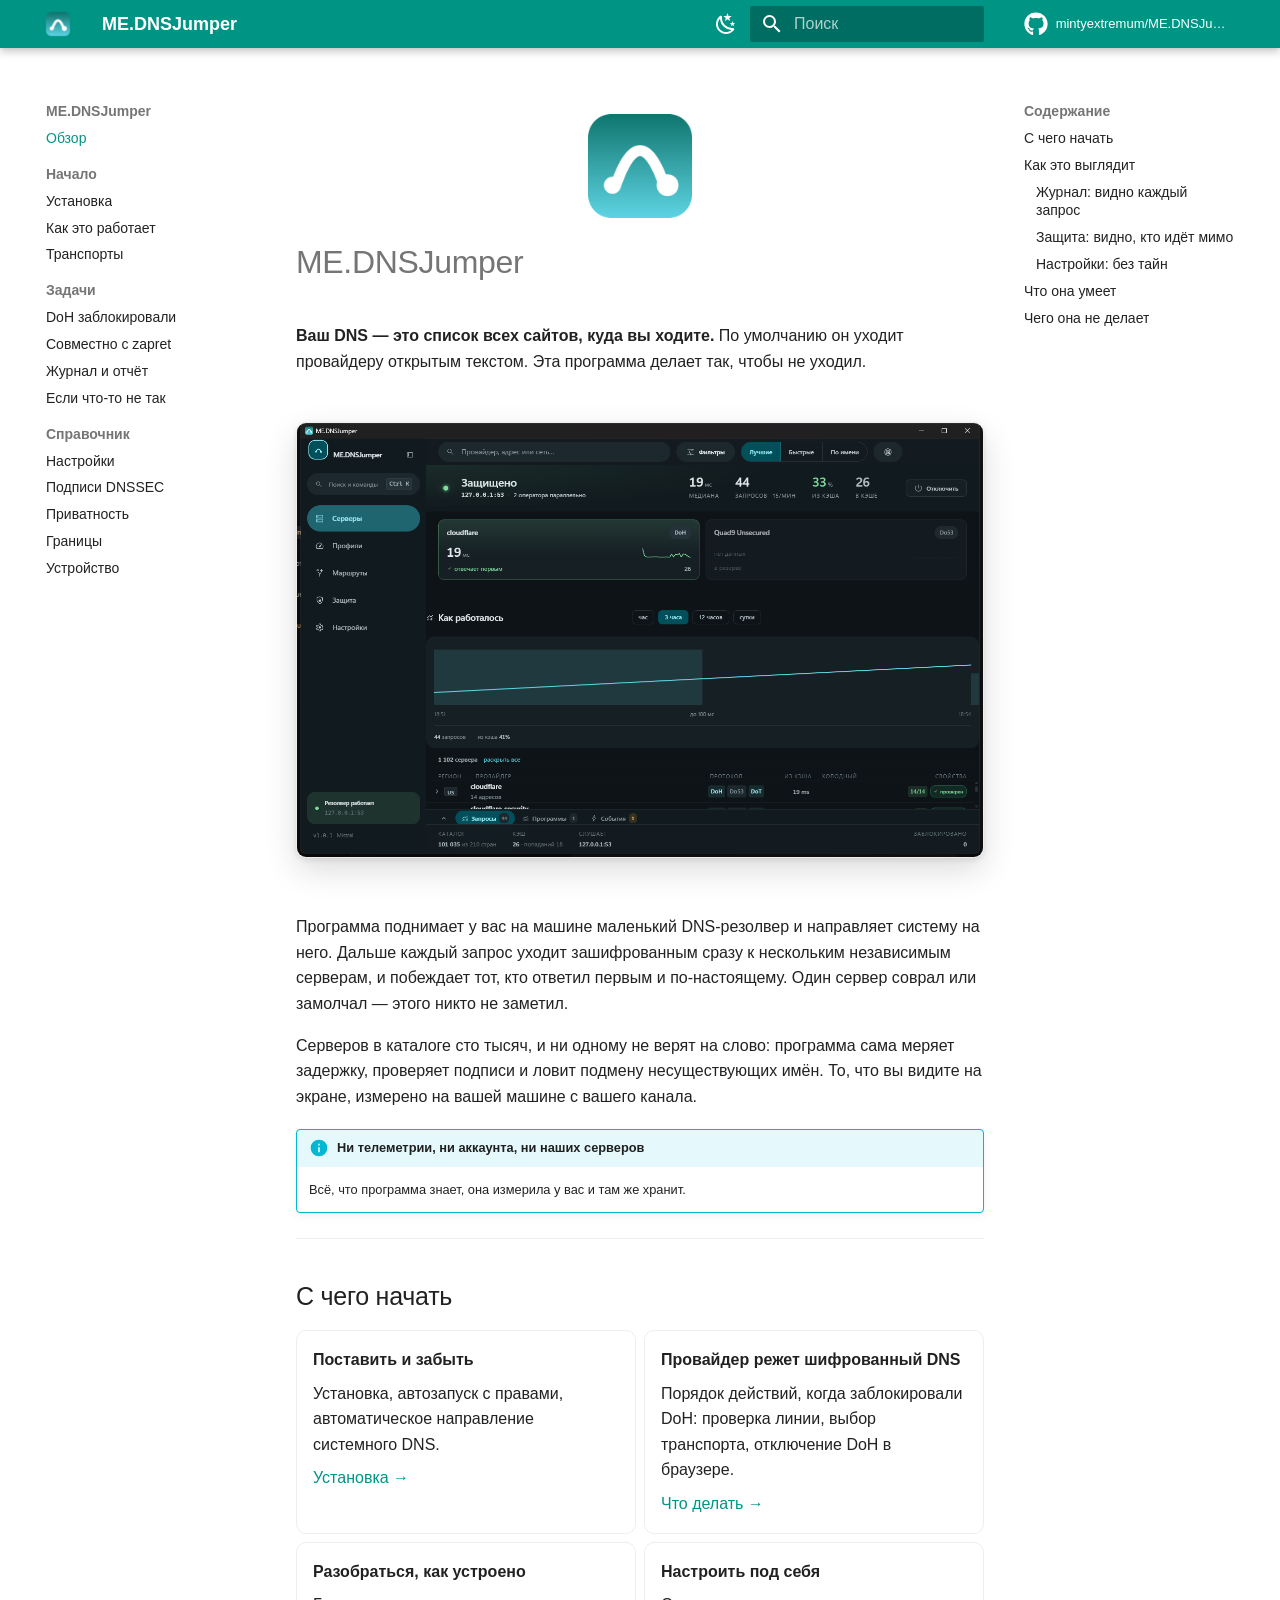
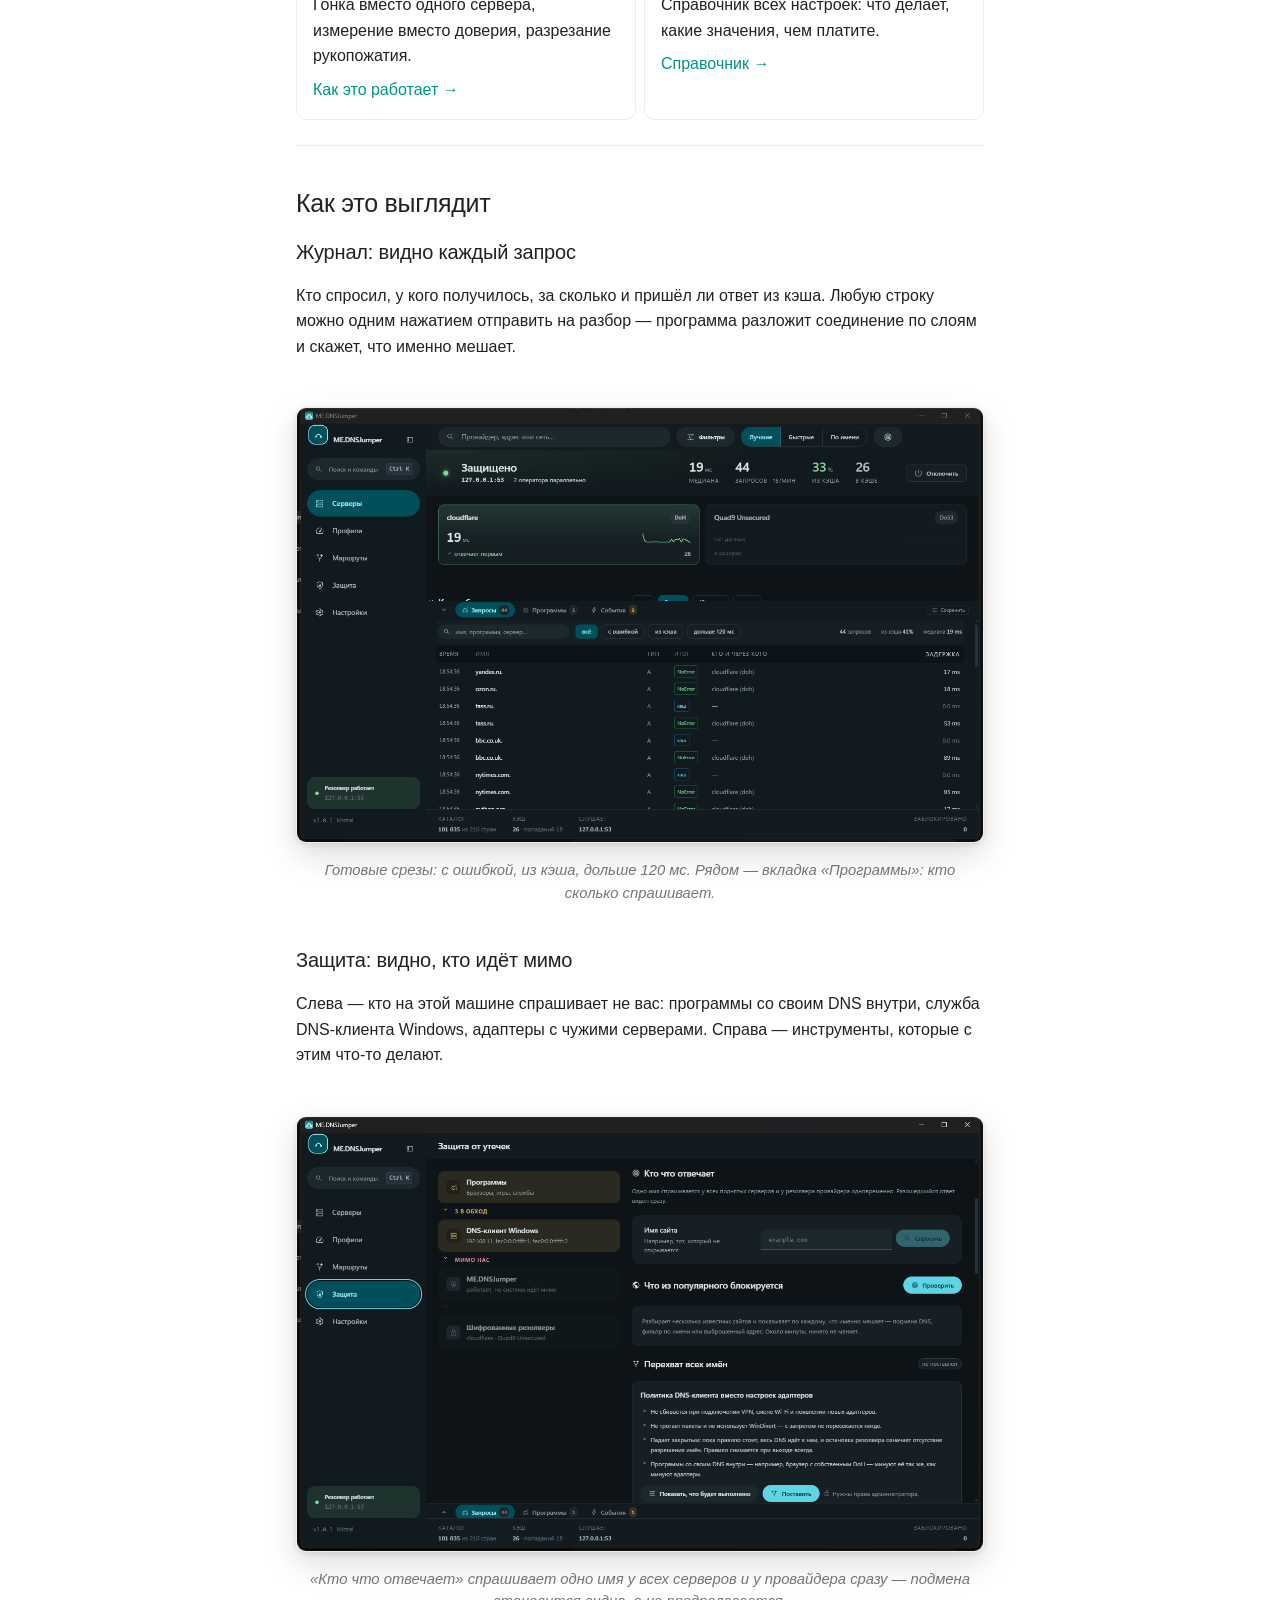
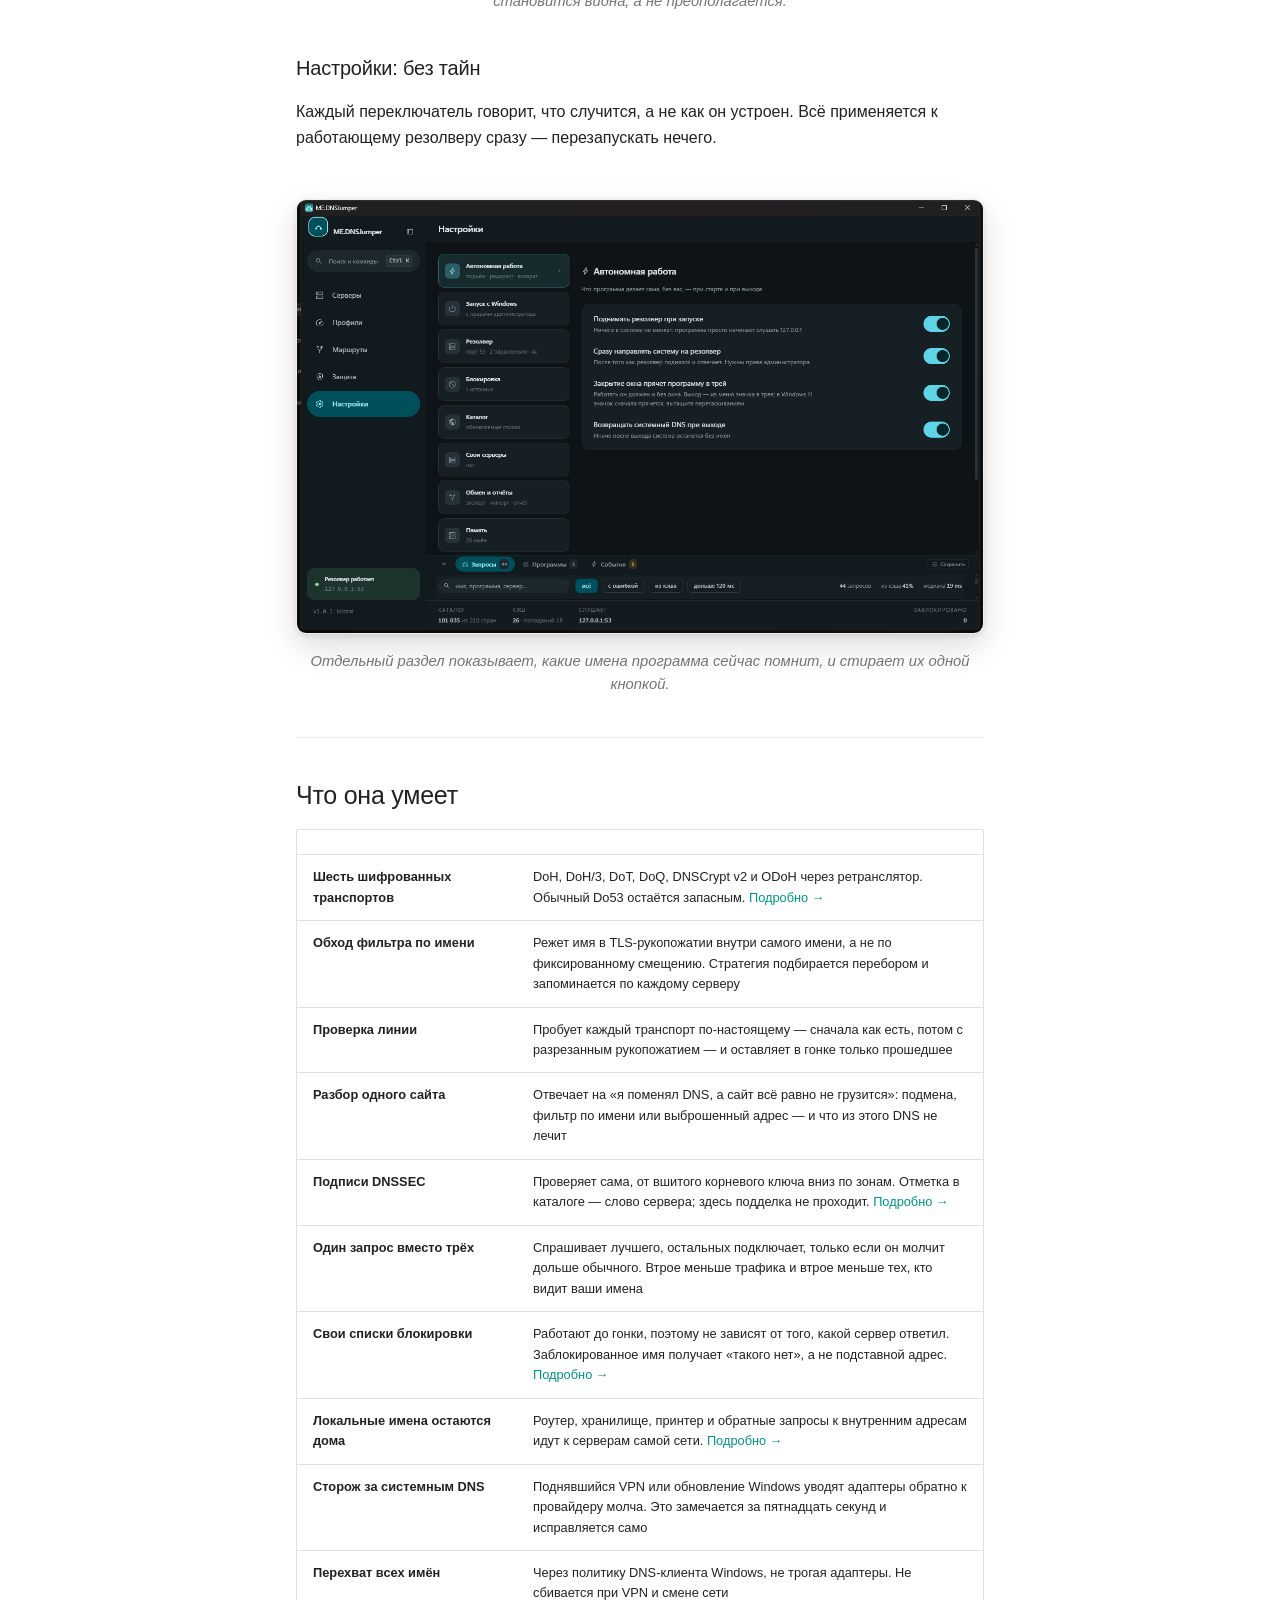
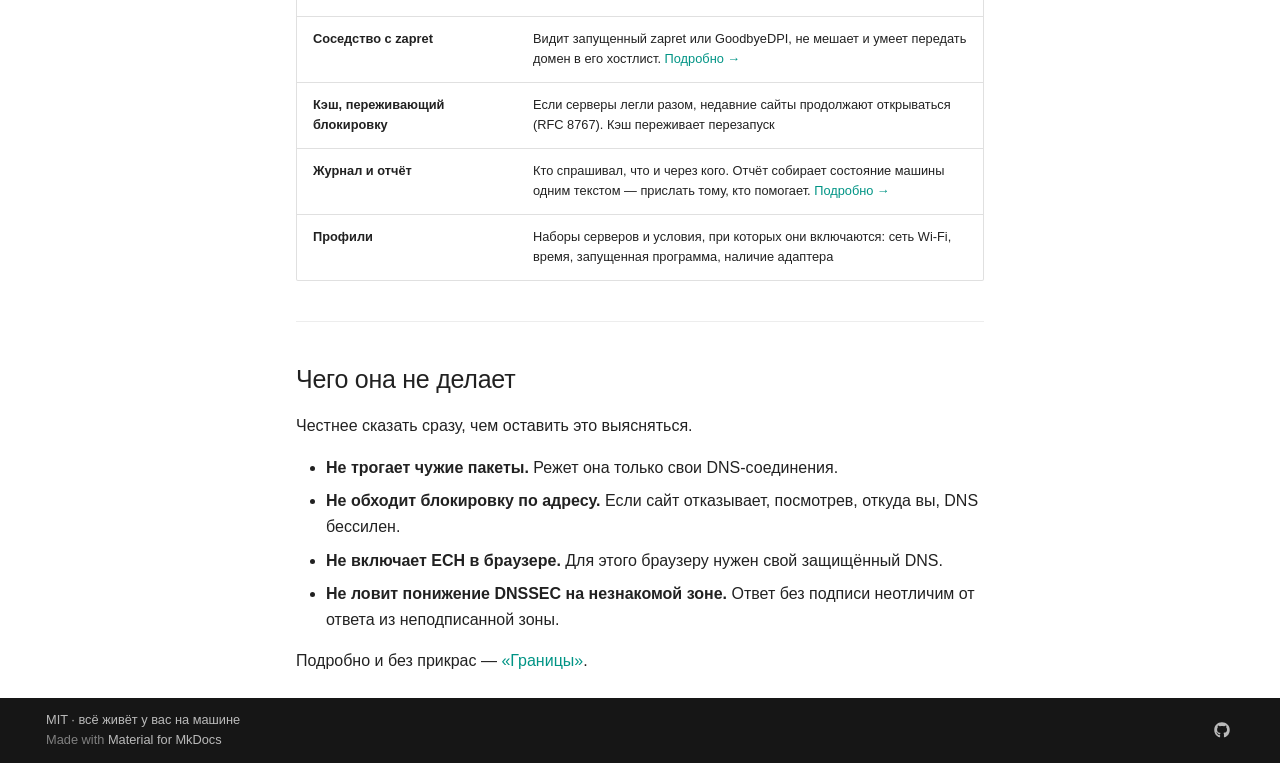
<file: index.html>
<!doctype html>
<html lang="ru" class="no-js">
  <head>
    
      <meta charset="utf-8">
      <meta name="viewport" content="width=device-width,initial-scale=1">
      
        <meta name="description" content="Локальный DNS-резолвер для Windows. Запрос уходит зашифрованным сразу к нескольким серверам, побеждает первый настоящий ответ. Без телеметрии и аккаунта.">
      
      
      
        <link rel="canonical" href="https://mintyextremum.github.io/ME.DNSJumper/">
      
      
      
        <link rel="next" href="install/">
      
      
        
      
      
      <link rel="icon" href="assets/favicon.png">
      <meta name="generator" content="mkdocs-1.6.1, mkdocs-material-9.7.7">
    
    
      
        <title>Зашифрованный DNS-резолвер для Windows - ME.DNSJumper</title>
      
    
    
      <link rel="stylesheet" href="assets/stylesheets/main.ec1eaa64.min.css">
      
        
        <link rel="stylesheet" href="assets/stylesheets/palette.ab4e12ef.min.css">
      
      


    
    
      
    
    
      
    
    
      <link rel="stylesheet" href="stylesheets/extra.css">
    
    <script>__md_scope=new URL(".",location),__md_hash=e=>[...e].reduce(((e,_)=>(e<<5)-e+_.charCodeAt(0)),0),__md_get=(e,_=localStorage,t=__md_scope)=>JSON.parse(_.getItem(t.pathname+"."+e)),__md_set=(e,_,t=localStorage,a=__md_scope)=>{try{t.setItem(a.pathname+"."+e,JSON.stringify(_))}catch(e){}}</script>
    
      

    
    
  </head>
  
  
    
    
      
    
    
    
    
    <body dir="ltr" data-md-color-scheme="default" data-md-color-primary="teal" data-md-color-accent="teal">
  
    
    <input class="md-toggle" data-md-toggle="drawer" type="checkbox" id="__drawer" autocomplete="off">
    <input class="md-toggle" data-md-toggle="search" type="checkbox" id="__search" autocomplete="off">
    <label class="md-overlay" for="__drawer"></label>
    <div data-md-component="skip">
      
        
        <a href="#mednsjumper" class="md-skip">
          Перейти к содержанию
        </a>
      
    </div>
    <div data-md-component="announce">
      
    </div>
    
    
      

  

<header class="md-header md-header--shadow" data-md-component="header">
  <nav class="md-header__inner md-grid" aria-label="Верхний колонтитул">
    <a href="." title="ME.DNSJumper" class="md-header__button md-logo" aria-label="ME.DNSJumper" data-md-component="logo">
      
  <img src="assets/logo.png" alt="logo">

    </a>
    <label class="md-header__button md-icon" for="__drawer">
      
      <svg xmlns="http://www.w3.org/2000/svg" viewBox="0 0 24 24"><path d="M3 6h18v2H3zm0 5h18v2H3zm0 5h18v2H3z"/></svg>
    </label>
    <div class="md-header__title" data-md-component="header-title">
      <div class="md-header__ellipsis">
        <div class="md-header__topic">
          <span class="md-ellipsis">
            ME.DNSJumper
          </span>
        </div>
        <div class="md-header__topic" data-md-component="header-topic">
          <span class="md-ellipsis">
            
              Зашифрованный DNS-резолвер для Windows
            
          </span>
        </div>
      </div>
    </div>
    
      
        <form class="md-header__option" data-md-component="palette">
  
    
    
    
    <input class="md-option" data-md-color-media="(prefers-color-scheme: light)" data-md-color-scheme="default" data-md-color-primary="teal" data-md-color-accent="teal"  aria-label="Тёмная тема"  type="radio" name="__palette" id="__palette_0">
    
      <label class="md-header__button md-icon" title="Тёмная тема" for="__palette_1" hidden>
        <svg xmlns="http://www.w3.org/2000/svg" viewBox="0 0 24 24"><path d="m17.75 4.09-2.53 1.94.91 3.06-2.63-1.81-2.63 1.81.91-3.06-2.53-1.94L12.44 4l1.06-3 1.06 3zm3.5 6.91-1.64 1.25.59 1.98-1.7-1.17-1.7 1.17.59-1.98L15.75 11l2.06-.05L18.5 9l.69 1.95zm-2.28 4.95c.83-.08 1.72 1.1 1.19 1.85-.32.45-.66.87-1.08 1.27C15.17 23 8.84 23 4.94 19.07c-3.91-3.9-3.91-10.24 0-14.14.4-.4.82-.76 1.27-1.08.75-.53 1.93.36 1.85 1.19-.27 2.86.69 5.83 2.89 8.02a9.96 9.96 0 0 0 8.02 2.89m-1.64 2.02a12.08 12.08 0 0 1-7.8-3.47c-2.17-2.19-3.33-5-3.49-7.82-2.81 3.14-2.7 7.96.31 10.98 3.02 3.01 7.84 3.12 10.98.31"/></svg>
      </label>
    
  
    
    
    
    <input class="md-option" data-md-color-media="(prefers-color-scheme: dark)" data-md-color-scheme="slate" data-md-color-primary="teal" data-md-color-accent="teal"  aria-label="Светлая тема"  type="radio" name="__palette" id="__palette_1">
    
      <label class="md-header__button md-icon" title="Светлая тема" for="__palette_0" hidden>
        <svg xmlns="http://www.w3.org/2000/svg" viewBox="0 0 24 24"><path d="M12 7a5 5 0 0 1 5 5 5 5 0 0 1-5 5 5 5 0 0 1-5-5 5 5 0 0 1 5-5m0 2a3 3 0 0 0-3 3 3 3 0 0 0 3 3 3 3 0 0 0 3-3 3 3 0 0 0-3-3m0-7 2.39 3.42C13.65 5.15 12.84 5 12 5s-1.65.15-2.39.42zM3.34 7l4.16-.35A7.2 7.2 0 0 0 5.94 8.5c-.44.74-.69 1.5-.83 2.29zm.02 10 1.76-3.77a7.131 7.131 0 0 0 2.38 4.14zM20.65 7l-1.77 3.79a7.02 7.02 0 0 0-2.38-4.15zm-.01 10-4.14.36c.59-.51 1.12-1.14 1.54-1.86.42-.73.69-1.5.83-2.29zM12 22l-2.41-3.44c.74.27 1.55.44 2.41.44.82 0 1.63-.17 2.37-.44z"/></svg>
      </label>
    
  
</form>
      
    
    
      <script>var palette=__md_get("__palette");if(palette&&palette.color){if("(prefers-color-scheme)"===palette.color.media){var media=matchMedia("(prefers-color-scheme: light)"),input=document.querySelector(media.matches?"[data-md-color-media='(prefers-color-scheme: light)']":"[data-md-color-media='(prefers-color-scheme: dark)']");palette.color.media=input.getAttribute("data-md-color-media"),palette.color.scheme=input.getAttribute("data-md-color-scheme"),palette.color.primary=input.getAttribute("data-md-color-primary"),palette.color.accent=input.getAttribute("data-md-color-accent")}for(var[key,value]of Object.entries(palette.color))document.body.setAttribute("data-md-color-"+key,value)}</script>
    
    
    
      
      
        <label class="md-header__button md-icon" for="__search">
          
          <svg xmlns="http://www.w3.org/2000/svg" viewBox="0 0 24 24"><path d="M9.5 3A6.5 6.5 0 0 1 16 9.5c0 1.61-.59 3.09-1.56 4.23l.27.27h.79l5 5-1.5 1.5-5-5v-.79l-.27-.27A6.52 6.52 0 0 1 9.5 16 6.5 6.5 0 0 1 3 9.5 6.5 6.5 0 0 1 9.5 3m0 2C7 5 5 7 5 9.5S7 14 9.5 14 14 12 14 9.5 12 5 9.5 5"/></svg>
        </label>
        <div class="md-search" data-md-component="search" role="dialog">
  <label class="md-search__overlay" for="__search"></label>
  <div class="md-search__inner" role="search">
    <form class="md-search__form" name="search">
      <input type="text" class="md-search__input" name="query" aria-label="Поиск" placeholder="Поиск" autocapitalize="off" autocorrect="off" autocomplete="off" spellcheck="false" data-md-component="search-query" required>
      <label class="md-search__icon md-icon" for="__search">
        
        <svg xmlns="http://www.w3.org/2000/svg" viewBox="0 0 24 24"><path d="M9.5 3A6.5 6.5 0 0 1 16 9.5c0 1.61-.59 3.09-1.56 4.23l.27.27h.79l5 5-1.5 1.5-5-5v-.79l-.27-.27A6.52 6.52 0 0 1 9.5 16 6.5 6.5 0 0 1 3 9.5 6.5 6.5 0 0 1 9.5 3m0 2C7 5 5 7 5 9.5S7 14 9.5 14 14 12 14 9.5 12 5 9.5 5"/></svg>
        
        <svg xmlns="http://www.w3.org/2000/svg" viewBox="0 0 24 24"><path d="M20 11v2H8l5.5 5.5-1.42 1.42L4.16 12l7.92-7.92L13.5 5.5 8 11z"/></svg>
      </label>
      <nav class="md-search__options" aria-label="Поиск">
        
        <button type="reset" class="md-search__icon md-icon" title="Очистить" aria-label="Очистить" tabindex="-1">
          
          <svg xmlns="http://www.w3.org/2000/svg" viewBox="0 0 24 24"><path d="M19 6.41 17.59 5 12 10.59 6.41 5 5 6.41 10.59 12 5 17.59 6.41 19 12 13.41 17.59 19 19 17.59 13.41 12z"/></svg>
        </button>
      </nav>
      
    </form>
    <div class="md-search__output">
      <div class="md-search__scrollwrap" tabindex="0" data-md-scrollfix>
        <div class="md-search-result" data-md-component="search-result">
          <div class="md-search-result__meta">
            Инициализация поиска
          </div>
          <ol class="md-search-result__list" role="presentation"></ol>
        </div>
      </div>
    </div>
  </div>
</div>
      
    
    
      <div class="md-header__source">
        <a href="https://github.com/mintyextremum/ME.DNSJumper" title="Перейти к репозиторию" class="md-source" data-md-component="source">
  <div class="md-source__icon md-icon">
    
    <svg xmlns="http://www.w3.org/2000/svg" viewBox="0 0 512 512"><!--! Font Awesome Free 7.1.0 by @fontawesome - https://fontawesome.com License - https://fontawesome.com/license/free (Icons: CC BY 4.0, Fonts: SIL OFL 1.1, Code: MIT License) Copyright 2025 Fonticons, Inc.--><path d="M173.9 397.4c0 2-2.3 3.6-5.2 3.6-3.3.3-5.6-1.3-5.6-3.6 0-2 2.3-3.6 5.2-3.6 3-.3 5.6 1.3 5.6 3.6m-31.1-4.5c-.7 2 1.3 4.3 4.3 4.9 2.6 1 5.6 0 6.2-2s-1.3-4.3-4.3-5.2c-2.6-.7-5.5.3-6.2 2.3m44.2-1.7c-2.9.7-4.9 2.6-4.6 4.9.3 2 2.9 3.3 5.9 2.6 2.9-.7 4.9-2.6 4.6-4.6-.3-1.9-3-3.2-5.9-2.9M252.8 8C114.1 8 8 113.3 8 252c0 110.9 69.8 205.8 169.5 239.2 12.8 2.3 17.3-5.6 17.3-12.1 0-6.2-.3-40.4-.3-61.4 0 0-70 15-84.7-29.8 0 0-11.4-29.1-27.8-36.6 0 0-22.9-15.7 1.6-15.4 0 0 24.9 2 38.6 25.8 21.9 38.6 58.6 27.5 72.9 20.9 2.3-16 8.8-27.1 16-33.7-55.9-6.2-112.3-14.3-112.3-110.5 0-27.5 7.6-41.3 23.6-58.9-2.6-6.5-11.1-33.3 2.6-67.9 20.9-6.5 69 27 69 27 20-5.6 41.5-8.5 62.8-8.5s42.8 2.9 62.8 8.5c0 0 48.1-33.6 69-27 13.7 34.7 5.2 61.4 2.6 67.9 16 17.7 25.8 31.5 25.8 58.9 0 96.5-58.9 104.2-114.8 110.5 9.2 7.9 17 22.9 17 46.4 0 33.7-.3 75.4-.3 83.6 0 6.5 4.6 14.4 17.3 12.1C436.2 457.8 504 362.9 504 252 504 113.3 391.5 8 252.8 8M105.2 352.9c-1.3 1-1 3.3.7 5.2 1.6 1.6 3.9 2.3 5.2 1 1.3-1 1-3.3-.7-5.2-1.6-1.6-3.9-2.3-5.2-1m-10.8-8.1c-.7 1.3.3 2.9 2.3 3.9 1.6 1 3.6.7 4.3-.7.7-1.3-.3-2.9-2.3-3.9-2-.6-3.6-.3-4.3.7m32.4 35.6c-1.6 1.3-1 4.3 1.3 6.2 2.3 2.3 5.2 2.6 6.5 1 1.3-1.3.7-4.3-1.3-6.2-2.2-2.3-5.2-2.6-6.5-1m-11.4-14.7c-1.6 1-1.6 3.6 0 5.9s4.3 3.3 5.6 2.3c1.6-1.3 1.6-3.9 0-6.2-1.4-2.3-4-3.3-5.6-2"/></svg>
  </div>
  <div class="md-source__repository">
    mintyextremum/ME.DNSJumper
  </div>
</a>
      </div>
    
  </nav>
  
</header>
    
    <div class="md-container" data-md-component="container">
      
      
        
          
        
      
      <main class="md-main" data-md-component="main">
        <div class="md-main__inner md-grid">
          
            
              
              <div class="md-sidebar md-sidebar--primary" data-md-component="sidebar" data-md-type="navigation" >
                <div class="md-sidebar__scrollwrap">
                  <div class="md-sidebar__inner">
                    



<nav class="md-nav md-nav--primary" aria-label="Навигация" data-md-level="0">
  <label class="md-nav__title" for="__drawer">
    <a href="." title="ME.DNSJumper" class="md-nav__button md-logo" aria-label="ME.DNSJumper" data-md-component="logo">
      
  <img src="assets/logo.png" alt="logo">

    </a>
    ME.DNSJumper
  </label>
  
    <div class="md-nav__source">
      <a href="https://github.com/mintyextremum/ME.DNSJumper" title="Перейти к репозиторию" class="md-source" data-md-component="source">
  <div class="md-source__icon md-icon">
    
    <svg xmlns="http://www.w3.org/2000/svg" viewBox="0 0 512 512"><!--! Font Awesome Free 7.1.0 by @fontawesome - https://fontawesome.com License - https://fontawesome.com/license/free (Icons: CC BY 4.0, Fonts: SIL OFL 1.1, Code: MIT License) Copyright 2025 Fonticons, Inc.--><path d="M173.9 397.4c0 2-2.3 3.6-5.2 3.6-3.3.3-5.6-1.3-5.6-3.6 0-2 2.3-3.6 5.2-3.6 3-.3 5.6 1.3 5.6 3.6m-31.1-4.5c-.7 2 1.3 4.3 4.3 4.9 2.6 1 5.6 0 6.2-2s-1.3-4.3-4.3-5.2c-2.6-.7-5.5.3-6.2 2.3m44.2-1.7c-2.9.7-4.9 2.6-4.6 4.9.3 2 2.9 3.3 5.9 2.6 2.9-.7 4.9-2.6 4.6-4.6-.3-1.9-3-3.2-5.9-2.9M252.8 8C114.1 8 8 113.3 8 252c0 110.9 69.8 205.8 169.5 239.2 12.8 2.3 17.3-5.6 17.3-12.1 0-6.2-.3-40.4-.3-61.4 0 0-70 15-84.7-29.8 0 0-11.4-29.1-27.8-36.6 0 0-22.9-15.7 1.6-15.4 0 0 24.9 2 38.6 25.8 21.9 38.6 58.6 27.5 72.9 20.9 2.3-16 8.8-27.1 16-33.7-55.9-6.2-112.3-14.3-112.3-110.5 0-27.5 7.6-41.3 23.6-58.9-2.6-6.5-11.1-33.3 2.6-67.9 20.9-6.5 69 27 69 27 20-5.6 41.5-8.5 62.8-8.5s42.8 2.9 62.8 8.5c0 0 48.1-33.6 69-27 13.7 34.7 5.2 61.4 2.6 67.9 16 17.7 25.8 31.5 25.8 58.9 0 96.5-58.9 104.2-114.8 110.5 9.2 7.9 17 22.9 17 46.4 0 33.7-.3 75.4-.3 83.6 0 6.5 4.6 14.4 17.3 12.1C436.2 457.8 504 362.9 504 252 504 113.3 391.5 8 252.8 8M105.2 352.9c-1.3 1-1 3.3.7 5.2 1.6 1.6 3.9 2.3 5.2 1 1.3-1 1-3.3-.7-5.2-1.6-1.6-3.9-2.3-5.2-1m-10.8-8.1c-.7 1.3.3 2.9 2.3 3.9 1.6 1 3.6.7 4.3-.7.7-1.3-.3-2.9-2.3-3.9-2-.6-3.6-.3-4.3.7m32.4 35.6c-1.6 1.3-1 4.3 1.3 6.2 2.3 2.3 5.2 2.6 6.5 1 1.3-1.3.7-4.3-1.3-6.2-2.2-2.3-5.2-2.6-6.5-1m-11.4-14.7c-1.6 1-1.6 3.6 0 5.9s4.3 3.3 5.6 2.3c1.6-1.3 1.6-3.9 0-6.2-1.4-2.3-4-3.3-5.6-2"/></svg>
  </div>
  <div class="md-source__repository">
    mintyextremum/ME.DNSJumper
  </div>
</a>
    </div>
  
  <ul class="md-nav__list" data-md-scrollfix>
    
      
      
  
  
    
  
  
  
    <li class="md-nav__item md-nav__item--active">
      
      <input class="md-nav__toggle md-toggle" type="checkbox" id="__toc">
      
      
        
      
      
        <label class="md-nav__link md-nav__link--active" for="__toc">
          
  
  
  <span class="md-ellipsis">
    
  
    Обзор
  

    
  </span>
  
  

          <span class="md-nav__icon md-icon"></span>
        </label>
      
      <a href="." class="md-nav__link md-nav__link--active">
        
  
  
  <span class="md-ellipsis">
    
  
    Обзор
  

    
  </span>
  
  

      </a>
      
        

<nav class="md-nav md-nav--secondary" aria-label="Содержание">
  
  
  
    
  
  
    <label class="md-nav__title" for="__toc">
      <span class="md-nav__icon md-icon"></span>
      Содержание
    </label>
    <ul class="md-nav__list" data-md-component="toc" data-md-scrollfix>
      
        <li class="md-nav__item">
  <a href="#с-чего-начать" class="md-nav__link">
    <span class="md-ellipsis">
      
        С чего начать
      
    </span>
  </a>
  
</li>
      
        <li class="md-nav__item">
  <a href="#как-это-выглядит" class="md-nav__link">
    <span class="md-ellipsis">
      
        Как это выглядит
      
    </span>
  </a>
  
    <nav class="md-nav" aria-label="Как это выглядит">
      <ul class="md-nav__list">
        
          <li class="md-nav__item">
  <a href="#журнал-видно-каждый-запрос" class="md-nav__link">
    <span class="md-ellipsis">
      
        Журнал: видно каждый запрос
      
    </span>
  </a>
  
</li>
        
          <li class="md-nav__item">
  <a href="#защита-видно-кто-идёт-мимо" class="md-nav__link">
    <span class="md-ellipsis">
      
        Защита: видно, кто идёт мимо
      
    </span>
  </a>
  
</li>
        
          <li class="md-nav__item">
  <a href="#настройки-без-тайн" class="md-nav__link">
    <span class="md-ellipsis">
      
        Настройки: без тайн
      
    </span>
  </a>
  
</li>
        
      </ul>
    </nav>
  
</li>
      
        <li class="md-nav__item">
  <a href="#что-она-умеет" class="md-nav__link">
    <span class="md-ellipsis">
      
        Что она умеет
      
    </span>
  </a>
  
</li>
      
        <li class="md-nav__item">
  <a href="#чего-она-не-делает" class="md-nav__link">
    <span class="md-ellipsis">
      
        Чего она не делает
      
    </span>
  </a>
  
</li>
      
    </ul>
  
</nav>
      
    </li>
  

    
      
      
  
  
  
  
    
    
    
    
      
        
        
      
    
    
    <li class="md-nav__item md-nav__item--section md-nav__item--nested">
      
        
        
        <input class="md-nav__toggle md-toggle " type="checkbox" id="__nav_2" >
        
          
          <label class="md-nav__link" for="__nav_2" id="__nav_2_label" tabindex="">
            
  
  
  <span class="md-ellipsis">
    
  
    Начало
  

    
  </span>
  
  

            <span class="md-nav__icon md-icon"></span>
          </label>
        
        <nav class="md-nav" data-md-level="1" aria-labelledby="__nav_2_label" aria-expanded="false">
          <label class="md-nav__title" for="__nav_2">
            <span class="md-nav__icon md-icon"></span>
            
  
    Начало
  

          </label>
          <ul class="md-nav__list" data-md-scrollfix>
            
              
                
  
  
  
  
    <li class="md-nav__item">
      <a href="install/" class="md-nav__link">
        
  
  
  <span class="md-ellipsis">
    
  
    Установка
  

    
  </span>
  
  

      </a>
    </li>
  

              
            
              
                
  
  
  
  
    <li class="md-nav__item">
      <a href="how-it-works/" class="md-nav__link">
        
  
  
  <span class="md-ellipsis">
    
  
    Как это работает
  

    
  </span>
  
  

      </a>
    </li>
  

              
            
              
                
  
  
  
  
    <li class="md-nav__item">
      <a href="transports/" class="md-nav__link">
        
  
  
  <span class="md-ellipsis">
    
  
    Транспорты
  

    
  </span>
  
  

      </a>
    </li>
  

              
            
          </ul>
        </nav>
      
    </li>
  

    
      
      
  
  
  
  
    
    
    
    
      
        
        
      
    
    
    <li class="md-nav__item md-nav__item--section md-nav__item--nested">
      
        
        
        <input class="md-nav__toggle md-toggle " type="checkbox" id="__nav_3" >
        
          
          <label class="md-nav__link" for="__nav_3" id="__nav_3_label" tabindex="">
            
  
  
  <span class="md-ellipsis">
    
  
    Задачи
  

    
  </span>
  
  

            <span class="md-nav__icon md-icon"></span>
          </label>
        
        <nav class="md-nav" data-md-level="1" aria-labelledby="__nav_3_label" aria-expanded="false">
          <label class="md-nav__title" for="__nav_3">
            <span class="md-nav__icon md-icon"></span>
            
  
    Задачи
  

          </label>
          <ul class="md-nav__list" data-md-scrollfix>
            
              
                
  
  
  
  
    <li class="md-nav__item">
      <a href="blocking/" class="md-nav__link">
        
  
  
  <span class="md-ellipsis">
    
  
    DoH заблокировали
  

    
  </span>
  
  

      </a>
    </li>
  

              
            
              
                
  
  
  
  
    <li class="md-nav__item">
      <a href="zapret/" class="md-nav__link">
        
  
  
  <span class="md-ellipsis">
    
  
    Совместно с zapret
  

    
  </span>
  
  

      </a>
    </li>
  

              
            
              
                
  
  
  
  
    <li class="md-nav__item">
      <a href="journal/" class="md-nav__link">
        
  
  
  <span class="md-ellipsis">
    
  
    Журнал и отчёт
  

    
  </span>
  
  

      </a>
    </li>
  

              
            
              
                
  
  
  
  
    <li class="md-nav__item">
      <a href="troubleshooting/" class="md-nav__link">
        
  
  
  <span class="md-ellipsis">
    
  
    Если что-то не так
  

    
  </span>
  
  

      </a>
    </li>
  

              
            
          </ul>
        </nav>
      
    </li>
  

    
      
      
  
  
  
  
    
    
    
    
      
        
        
      
    
    
    <li class="md-nav__item md-nav__item--section md-nav__item--nested">
      
        
        
        <input class="md-nav__toggle md-toggle " type="checkbox" id="__nav_4" >
        
          
          <label class="md-nav__link" for="__nav_4" id="__nav_4_label" tabindex="">
            
  
  
  <span class="md-ellipsis">
    
  
    Справочник
  

    
  </span>
  
  

            <span class="md-nav__icon md-icon"></span>
          </label>
        
        <nav class="md-nav" data-md-level="1" aria-labelledby="__nav_4_label" aria-expanded="false">
          <label class="md-nav__title" for="__nav_4">
            <span class="md-nav__icon md-icon"></span>
            
  
    Справочник
  

          </label>
          <ul class="md-nav__list" data-md-scrollfix>
            
              
                
  
  
  
  
    <li class="md-nav__item">
      <a href="settings/" class="md-nav__link">
        
  
  
  <span class="md-ellipsis">
    
  
    Настройки
  

    
  </span>
  
  

      </a>
    </li>
  

              
            
              
                
  
  
  
  
    <li class="md-nav__item">
      <a href="dnssec/" class="md-nav__link">
        
  
  
  <span class="md-ellipsis">
    
  
    Подписи DNSSEC
  

    
  </span>
  
  

      </a>
    </li>
  

              
            
              
                
  
  
  
  
    <li class="md-nav__item">
      <a href="privacy/" class="md-nav__link">
        
  
  
  <span class="md-ellipsis">
    
  
    Приватность
  

    
  </span>
  
  

      </a>
    </li>
  

              
            
              
                
  
  
  
  
    <li class="md-nav__item">
      <a href="limits/" class="md-nav__link">
        
  
  
  <span class="md-ellipsis">
    
  
    Границы
  

    
  </span>
  
  

      </a>
    </li>
  

              
            
              
                
  
  
  
  
    <li class="md-nav__item">
      <a href="architecture/" class="md-nav__link">
        
  
  
  <span class="md-ellipsis">
    
  
    Устройство
  

    
  </span>
  
  

      </a>
    </li>
  

              
            
          </ul>
        </nav>
      
    </li>
  

    
  </ul>
</nav>
                  </div>
                </div>
              </div>
            
            
              
              <div class="md-sidebar md-sidebar--secondary" data-md-component="sidebar" data-md-type="toc" >
                <div class="md-sidebar__scrollwrap">
                  <div class="md-sidebar__inner">
                    

<nav class="md-nav md-nav--secondary" aria-label="Содержание">
  
  
  
    
  
  
    <label class="md-nav__title" for="__toc">
      <span class="md-nav__icon md-icon"></span>
      Содержание
    </label>
    <ul class="md-nav__list" data-md-component="toc" data-md-scrollfix>
      
        <li class="md-nav__item">
  <a href="#с-чего-начать" class="md-nav__link">
    <span class="md-ellipsis">
      
        С чего начать
      
    </span>
  </a>
  
</li>
      
        <li class="md-nav__item">
  <a href="#как-это-выглядит" class="md-nav__link">
    <span class="md-ellipsis">
      
        Как это выглядит
      
    </span>
  </a>
  
    <nav class="md-nav" aria-label="Как это выглядит">
      <ul class="md-nav__list">
        
          <li class="md-nav__item">
  <a href="#журнал-видно-каждый-запрос" class="md-nav__link">
    <span class="md-ellipsis">
      
        Журнал: видно каждый запрос
      
    </span>
  </a>
  
</li>
        
          <li class="md-nav__item">
  <a href="#защита-видно-кто-идёт-мимо" class="md-nav__link">
    <span class="md-ellipsis">
      
        Защита: видно, кто идёт мимо
      
    </span>
  </a>
  
</li>
        
          <li class="md-nav__item">
  <a href="#настройки-без-тайн" class="md-nav__link">
    <span class="md-ellipsis">
      
        Настройки: без тайн
      
    </span>
  </a>
  
</li>
        
      </ul>
    </nav>
  
</li>
      
        <li class="md-nav__item">
  <a href="#что-она-умеет" class="md-nav__link">
    <span class="md-ellipsis">
      
        Что она умеет
      
    </span>
  </a>
  
</li>
      
        <li class="md-nav__item">
  <a href="#чего-она-не-делает" class="md-nav__link">
    <span class="md-ellipsis">
      
        Чего она не делает
      
    </span>
  </a>
  
</li>
      
    </ul>
  
</nav>
                  </div>
                </div>
              </div>
            
          
          
            <div class="md-content" data-md-component="content">
              
              <article class="md-content__inner md-typeset">
                
                  



<p align="center"><img src="assets/logo.png" alt="" width="104" height="104"></p>

<h1 id="mednsjumper">ME.DNSJumper<a class="headerlink" href="#mednsjumper" title="Permanent link">&para;</a></h1>
<p><strong>Ваш DNS — это список всех сайтов, куда вы ходите.</strong> По умолчанию он уходит провайдеру
открытым текстом. Эта программа делает так, чтобы не уходил.</p>
<figure>
<p><img alt="Главный экран: состояние, серверы в гонке, график и каталог" class="shot" src="assets/screen-main.png" /></p>
</figure>
<p>Программа поднимает у вас на машине маленький DNS-резолвер и направляет систему на него.
Дальше каждый запрос уходит зашифрованным сразу к нескольким независимым серверам, и
побеждает тот, кто ответил первым и по-настоящему. Один сервер соврал или замолчал — этого
никто не заметил.</p>
<p>Серверов в каталоге сто тысяч, и ни одному не верят на слово: программа сама меряет
задержку, проверяет подписи и ловит подмену несуществующих имён. То, что вы видите на
экране, измерено на вашей машине с вашего канала.</p>
<div class="admonition info">
<p class="admonition-title">Ни телеметрии, ни аккаунта, ни наших серверов</p>
<p>Всё, что программа знает, она измерила у вас и там же хранит.</p>
</div>
<hr />
<h2 id="с-чего-начать">С чего начать<a class="headerlink" href="#с-чего-начать" title="Permanent link">&para;</a></h2>
<div class="grid cards">
<ul>
<li>
<p><strong>Поставить и забыть</strong></p>
<p>Установка, автозапуск с правами, автоматическое направление системного DNS.</p>
<p><a href="install/">Установка →</a></p>
</li>
<li>
<p><strong>Провайдер режет шифрованный DNS</strong></p>
<p>Порядок действий, когда заблокировали DoH: проверка линии, выбор транспорта,
отключение DoH в браузере.</p>
<p><a href="blocking/">Что делать →</a></p>
</li>
<li>
<p><strong>Разобраться, как устроено</strong></p>
<p>Гонка вместо одного сервера, измерение вместо доверия, разрезание рукопожатия.</p>
<p><a href="how-it-works/">Как это работает →</a></p>
</li>
<li>
<p><strong>Настроить под себя</strong></p>
<p>Справочник всех настроек: что делает, какие значения, чем платите.</p>
<p><a href="settings/">Справочник →</a></p>
</li>
</ul>
</div>
<hr />
<h2 id="как-это-выглядит">Как это выглядит<a class="headerlink" href="#как-это-выглядит" title="Permanent link">&para;</a></h2>
<h3 id="журнал-видно-каждый-запрос">Журнал: видно каждый запрос<a class="headerlink" href="#журнал-видно-каждый-запрос" title="Permanent link">&para;</a></h3>
<p>Кто спросил, у кого получилось, за сколько и пришёл ли ответ из кэша. Любую строку можно
одним нажатием отправить на разбор — программа разложит соединение по слоям и скажет, что
именно мешает.</p>
<figure>
<p><img alt="Журнал запросов с именами, итогами и задержками" class="shot" src="assets/screen-console.png" />
  </p>
<figcaption>Готовые срезы: с ошибкой, из кэша, дольше 120 мс. Рядом — вкладка «Программы»:
  кто сколько спрашивает.</figcaption>
</figure>
<h3 id="защита-видно-кто-идёт-мимо">Защита: видно, кто идёт мимо<a class="headerlink" href="#защита-видно-кто-идёт-мимо" title="Permanent link">&para;</a></h3>
<p>Слева — кто на этой машине спрашивает не вас: программы со своим DNS внутри, служба
DNS-клиента Windows, адаптеры с чужими серверами. Справа — инструменты, которые с этим
что-то делают.</p>
<figure>
<p><img alt="Защита от утечек: путь запросов и проверка ответов" class="shot" src="assets/screen-protect.png" />
  </p>
<figcaption>«Кто что отвечает» спрашивает одно имя у всех серверов и у провайдера сразу —
  подмена становится видна, а не предполагается.</figcaption>
</figure>
<h3 id="настройки-без-тайн">Настройки: без тайн<a class="headerlink" href="#настройки-без-тайн" title="Permanent link">&para;</a></h3>
<p>Каждый переключатель говорит, что случится, а не как он устроен. Всё применяется к
работающему резолверу сразу — перезапускать нечего.</p>
<figure>
<p><img alt="Настройки, разложенные по разделам" class="shot" src="assets/screen-settings.png" />
  </p>
<figcaption>Отдельный раздел показывает, какие имена программа сейчас помнит, и стирает
  их одной кнопкой.</figcaption>
</figure>
<hr />
<h2 id="что-она-умеет">Что она умеет<a class="headerlink" href="#что-она-умеет" title="Permanent link">&para;</a></h2>
<table>
<thead>
<tr>
<th></th>
<th></th>
</tr>
</thead>
<tbody>
<tr>
<td><strong>Шесть шифрованных транспортов</strong></td>
<td>DoH, DoH/3, DoT, DoQ, DNSCrypt v2 и ODoH через ретранслятор. Обычный Do53 остаётся запасным. <a href="transports/">Подробно →</a></td>
</tr>
<tr>
<td><strong>Обход фильтра по имени</strong></td>
<td>Режет имя в TLS-рукопожатии внутри самого имени, а не по фиксированному смещению. Стратегия подбирается перебором и запоминается по каждому серверу</td>
</tr>
<tr>
<td><strong>Проверка линии</strong></td>
<td>Пробует каждый транспорт по-настоящему — сначала как есть, потом с разрезанным рукопожатием — и оставляет в гонке только прошедшее</td>
</tr>
<tr>
<td><strong>Разбор одного сайта</strong></td>
<td>Отвечает на «я поменял DNS, а сайт всё равно не грузится»: подмена, фильтр по имени или выброшенный адрес — и что из этого DNS не лечит</td>
</tr>
<tr>
<td><strong>Подписи DNSSEC</strong></td>
<td>Проверяет сама, от вшитого корневого ключа вниз по зонам. Отметка в каталоге — слово сервера; здесь подделка не проходит. <a href="dnssec/">Подробно →</a></td>
</tr>
<tr>
<td><strong>Один запрос вместо трёх</strong></td>
<td>Спрашивает лучшего, остальных подключает, только если он молчит дольше обычного. Втрое меньше трафика и втрое меньше тех, кто видит ваши имена</td>
</tr>
<tr>
<td><strong>Свои списки блокировки</strong></td>
<td>Работают до гонки, поэтому не зависят от того, какой сервер ответил. Заблокированное имя получает «такого нет», а не подставной адрес. <a href="settings/#блокировка">Подробно →</a></td>
</tr>
<tr>
<td><strong>Локальные имена остаются дома</strong></td>
<td>Роутер, хранилище, принтер и обратные запросы к внутренним адресам идут к серверам самой сети. <a href="how-it-works/#локальные-имена-не-уходят-наружу">Подробно →</a></td>
</tr>
<tr>
<td><strong>Сторож за системным DNS</strong></td>
<td>Поднявшийся VPN или обновление Windows уводят адаптеры обратно к провайдеру молча. Это замечается за пятнадцать секунд и исправляется само</td>
</tr>
<tr>
<td><strong>Перехват всех имён</strong></td>
<td>Через политику DNS-клиента Windows, не трогая адаптеры. Не сбивается при VPN и смене сети</td>
</tr>
<tr>
<td><strong>Соседство с zapret</strong></td>
<td>Видит запущенный zapret или GoodbyeDPI, не мешает и умеет передать домен в его хостлист. <a href="zapret/">Подробно →</a></td>
</tr>
<tr>
<td><strong>Кэш, переживающий блокировку</strong></td>
<td>Если серверы легли разом, недавние сайты продолжают открываться (RFC 8767). Кэш переживает перезапуск</td>
</tr>
<tr>
<td><strong>Журнал и отчёт</strong></td>
<td>Кто спрашивал, что и через кого. Отчёт собирает состояние машины одним текстом — прислать тому, кто помогает. <a href="journal/">Подробно →</a></td>
</tr>
<tr>
<td><strong>Профили</strong></td>
<td>Наборы серверов и условия, при которых они включаются: сеть Wi-Fi, время, запущенная программа, наличие адаптера</td>
</tr>
</tbody>
</table>
<hr />
<h2 id="чего-она-не-делает">Чего она не делает<a class="headerlink" href="#чего-она-не-делает" title="Permanent link">&para;</a></h2>
<p>Честнее сказать сразу, чем оставить это выясняться.</p>
<ul>
<li><strong>Не трогает чужие пакеты.</strong> Режет она только свои DNS-соединения.</li>
<li><strong>Не обходит блокировку по адресу.</strong> Если сайт отказывает, посмотрев, откуда вы, DNS
  бессилен.</li>
<li><strong>Не включает ECH в браузере.</strong> Для этого браузеру нужен свой защищённый DNS.</li>
<li><strong>Не ловит понижение DNSSEC на незнакомой зоне.</strong> Ответ без подписи неотличим от ответа
  из неподписанной зоны.</li>
</ul>
<p>Подробно и без прикрас — <a href="limits/">«Границы»</a>.</p>







  
  






                
              </article>
            </div>
          
          
<script>var target=document.getElementById(location.hash.slice(1));target&&target.name&&(target.checked=target.name.startsWith("__tabbed_"))</script>
        </div>
        
          <button type="button" class="md-top md-icon" data-md-component="top" hidden>
  
  <svg xmlns="http://www.w3.org/2000/svg" viewBox="0 0 24 24"><path d="M13 20h-2V8l-5.5 5.5-1.42-1.42L12 4.16l7.92 7.92-1.42 1.42L13 8z"/></svg>
  К началу
</button>
        
      </main>
      
        <footer class="md-footer">
  
  <div class="md-footer-meta md-typeset">
    <div class="md-footer-meta__inner md-grid">
      <div class="md-copyright">
  
    <div class="md-copyright__highlight">
      MIT · всё живёт у вас на машине
    </div>
  
  
    Made with
    <a href="https://squidfunk.github.io/mkdocs-material/" target="_blank" rel="noopener">
      Material for MkDocs
    </a>
  
</div>
      
        
<div class="md-social">
  
    
    
    
    
      
      
    
    <a href="https://github.com/mintyextremum/ME.DNSJumper" target="_blank" rel="noopener" title="github.com" class="md-social__link">
      <svg xmlns="http://www.w3.org/2000/svg" viewBox="0 0 512 512"><!--! Font Awesome Free 7.1.0 by @fontawesome - https://fontawesome.com License - https://fontawesome.com/license/free (Icons: CC BY 4.0, Fonts: SIL OFL 1.1, Code: MIT License) Copyright 2025 Fonticons, Inc.--><path d="M173.9 397.4c0 2-2.3 3.6-5.2 3.6-3.3.3-5.6-1.3-5.6-3.6 0-2 2.3-3.6 5.2-3.6 3-.3 5.6 1.3 5.6 3.6m-31.1-4.5c-.7 2 1.3 4.3 4.3 4.9 2.6 1 5.6 0 6.2-2s-1.3-4.3-4.3-5.2c-2.6-.7-5.5.3-6.2 2.3m44.2-1.7c-2.9.7-4.9 2.6-4.6 4.9.3 2 2.9 3.3 5.9 2.6 2.9-.7 4.9-2.6 4.6-4.6-.3-1.9-3-3.2-5.9-2.9M252.8 8C114.1 8 8 113.3 8 252c0 110.9 69.8 205.8 169.5 239.2 12.8 2.3 17.3-5.6 17.3-12.1 0-6.2-.3-40.4-.3-61.4 0 0-70 15-84.7-29.8 0 0-11.4-29.1-27.8-36.6 0 0-22.9-15.7 1.6-15.4 0 0 24.9 2 38.6 25.8 21.9 38.6 58.6 27.5 72.9 20.9 2.3-16 8.8-27.1 16-33.7-55.9-6.2-112.3-14.3-112.3-110.5 0-27.5 7.6-41.3 23.6-58.9-2.6-6.5-11.1-33.3 2.6-67.9 20.9-6.5 69 27 69 27 20-5.6 41.5-8.5 62.8-8.5s42.8 2.9 62.8 8.5c0 0 48.1-33.6 69-27 13.7 34.7 5.2 61.4 2.6 67.9 16 17.7 25.8 31.5 25.8 58.9 0 96.5-58.9 104.2-114.8 110.5 9.2 7.9 17 22.9 17 46.4 0 33.7-.3 75.4-.3 83.6 0 6.5 4.6 14.4 17.3 12.1C436.2 457.8 504 362.9 504 252 504 113.3 391.5 8 252.8 8M105.2 352.9c-1.3 1-1 3.3.7 5.2 1.6 1.6 3.9 2.3 5.2 1 1.3-1 1-3.3-.7-5.2-1.6-1.6-3.9-2.3-5.2-1m-10.8-8.1c-.7 1.3.3 2.9 2.3 3.9 1.6 1 3.6.7 4.3-.7.7-1.3-.3-2.9-2.3-3.9-2-.6-3.6-.3-4.3.7m32.4 35.6c-1.6 1.3-1 4.3 1.3 6.2 2.3 2.3 5.2 2.6 6.5 1 1.3-1.3.7-4.3-1.3-6.2-2.2-2.3-5.2-2.6-6.5-1m-11.4-14.7c-1.6 1-1.6 3.6 0 5.9s4.3 3.3 5.6 2.3c1.6-1.3 1.6-3.9 0-6.2-1.4-2.3-4-3.3-5.6-2"/></svg>
    </a>
  
</div>
      
    </div>
  </div>
</footer>
      
    </div>
    <div class="md-dialog" data-md-component="dialog">
      <div class="md-dialog__inner md-typeset"></div>
    </div>
    
    
    
      
      
      <script id="__config" type="application/json">{"annotate": null, "base": ".", "features": ["navigation.instant", "navigation.tracking", "navigation.sections", "navigation.top", "content.code.copy", "search.highlight", "toc.follow"], "search": "assets/javascripts/workers/search.2c215733.min.js", "tags": null, "translations": {"clipboard.copied": "\u0421\u043a\u043e\u043f\u0438\u0440\u043e\u0432\u0430\u043d\u043e \u0432 \u0431\u0443\u0444\u0435\u0440", "clipboard.copy": "\u041a\u043e\u043f\u0438\u0440\u043e\u0432\u0430\u0442\u044c \u0432 \u0431\u0443\u0444\u0435\u0440", "search.result.more.one": "\u0415\u0449\u0451 1 \u043d\u0430 \u044d\u0442\u043e\u0439 \u0441\u0442\u0440\u0430\u043d\u0438\u0446\u0435", "search.result.more.other": "\u0415\u0449\u0451 # \u043d\u0430 \u044d\u0442\u043e\u0439 \u0441\u0442\u0440\u0430\u043d\u0438\u0446\u0435", "search.result.none": "\u0421\u043e\u0432\u043f\u0430\u0434\u0435\u043d\u0438\u0439 \u043d\u0435 \u043d\u0430\u0439\u0434\u0435\u043d\u043e", "search.result.one": "\u041d\u0430\u0439\u0434\u0435\u043d\u043e 1 \u0441\u043e\u0432\u043f\u0430\u0434\u0435\u043d\u0438\u0435", "search.result.other": "\u041d\u0430\u0439\u0434\u0435\u043d\u043e \u0441\u043e\u0432\u043f\u0430\u0434\u0435\u043d\u0438\u0439: #", "search.result.placeholder": "\u041d\u0430\u0447\u043d\u0438\u0442\u0435 \u043f\u0435\u0447\u0430\u0442\u0430\u0442\u044c \u0434\u043b\u044f \u043f\u043e\u0438\u0441\u043a\u0430", "search.result.term.missing": "\u041e\u0442\u0441\u0443\u0442\u0441\u0442\u0432\u0443\u0435\u0442", "select.version": "\u0412\u044b\u0431\u0435\u0440\u0438\u0442\u0435 \u0432\u0435\u0440\u0441\u0438\u044e"}, "version": null}</script>
    
    
      <script src="assets/javascripts/bundle.d7400e89.min.js"></script>
      
    
  </body>
</html>
</file>
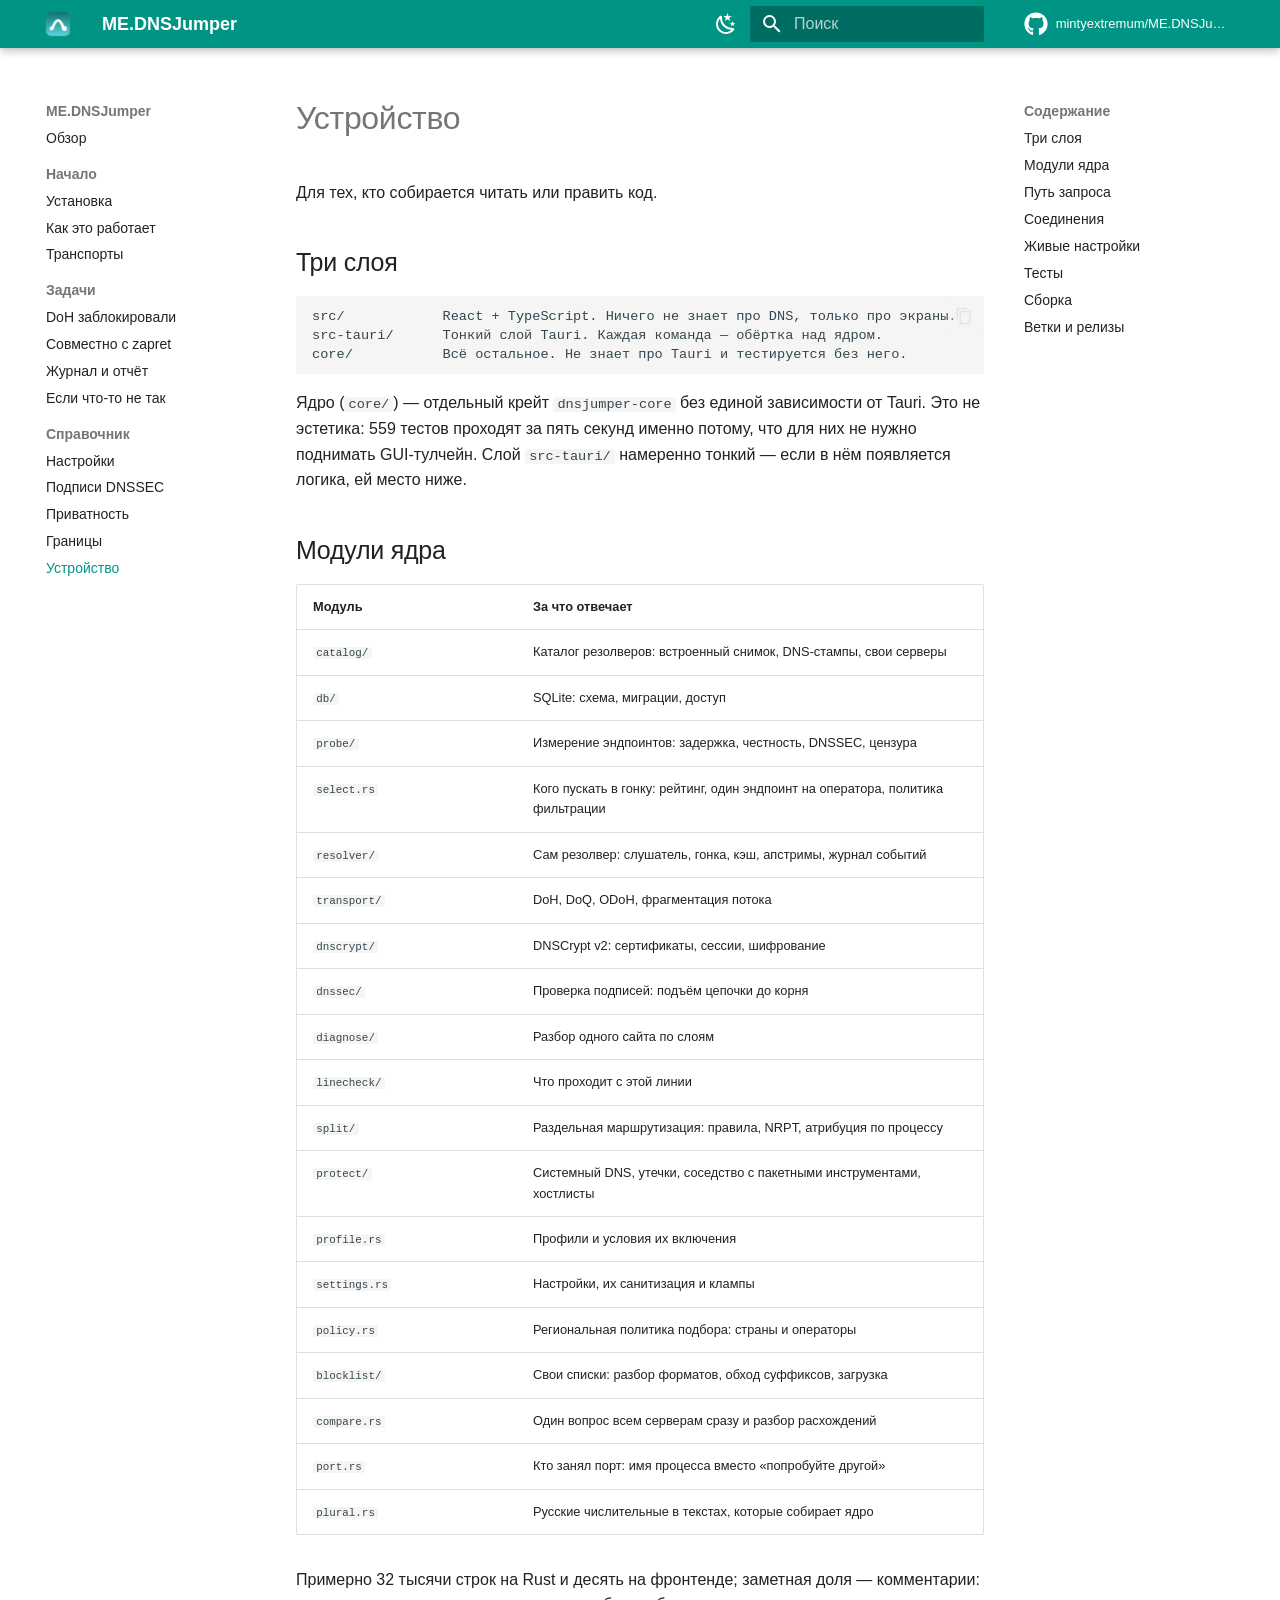
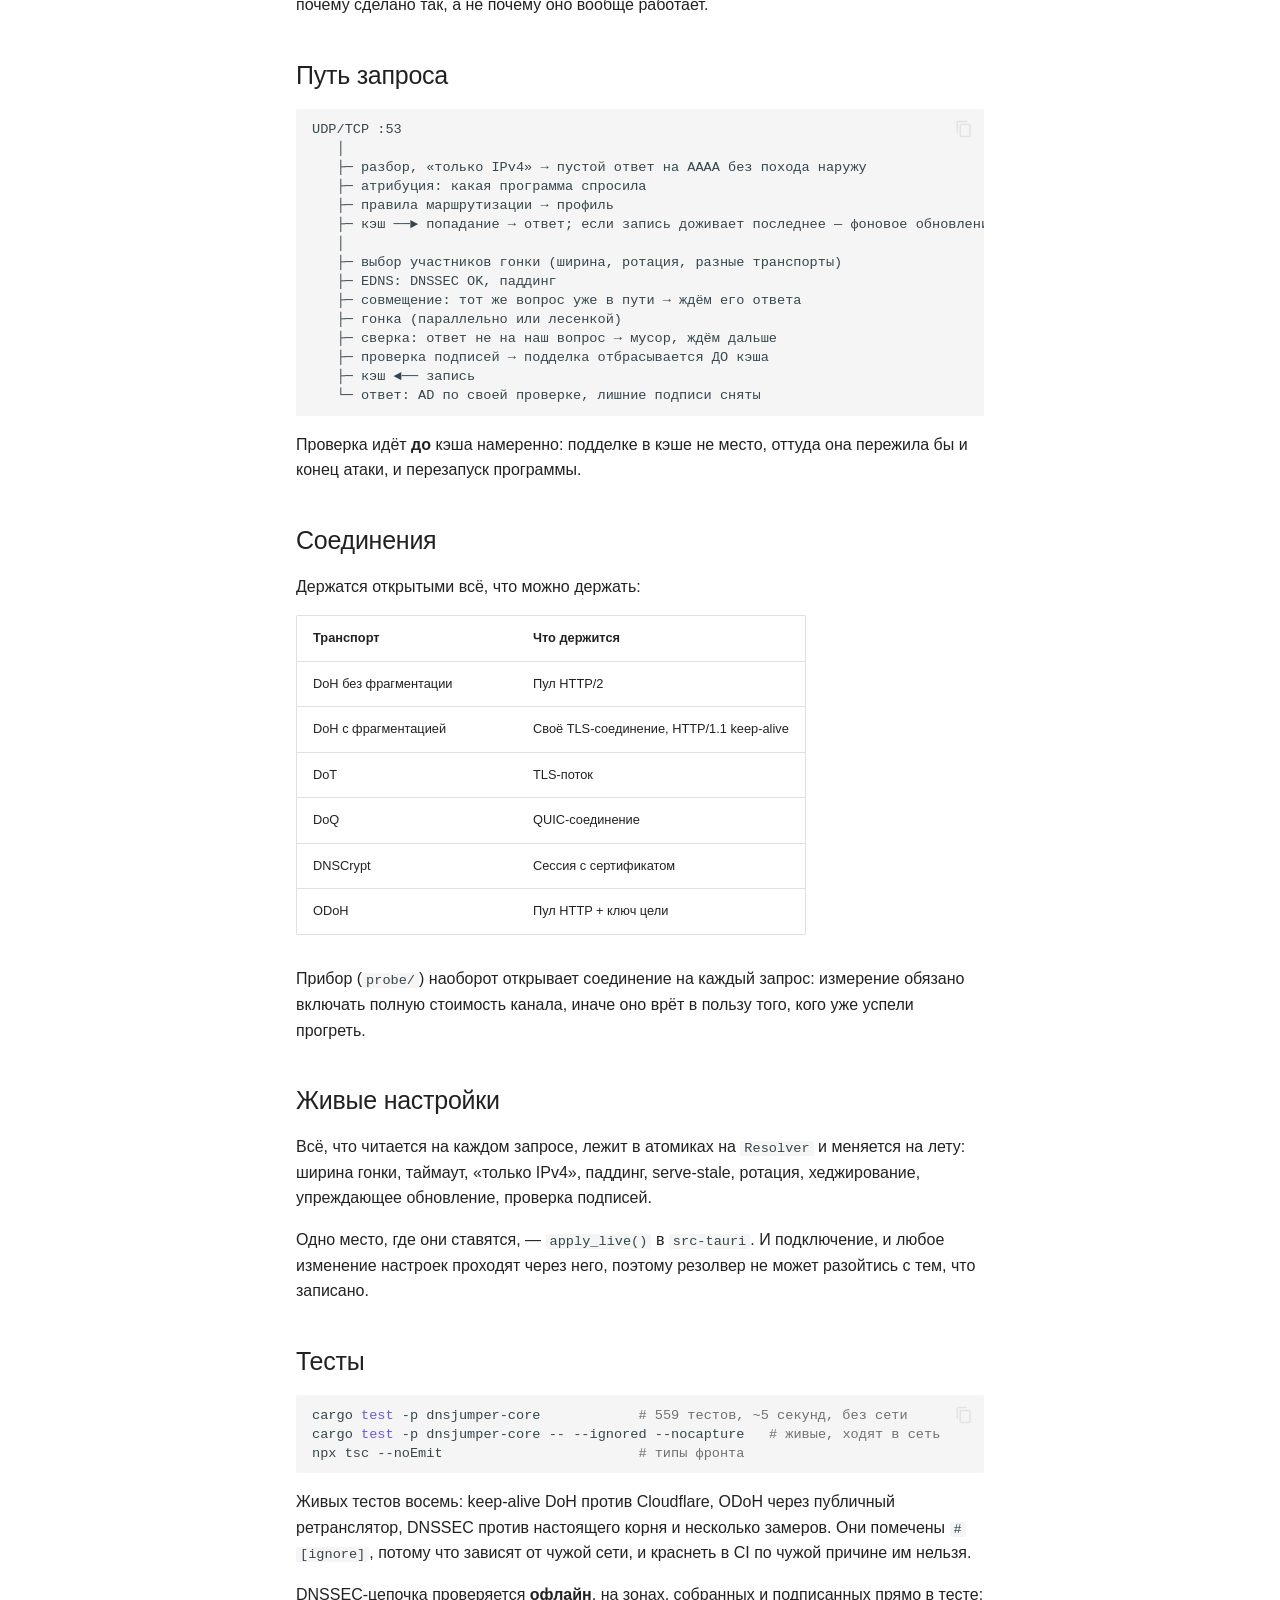
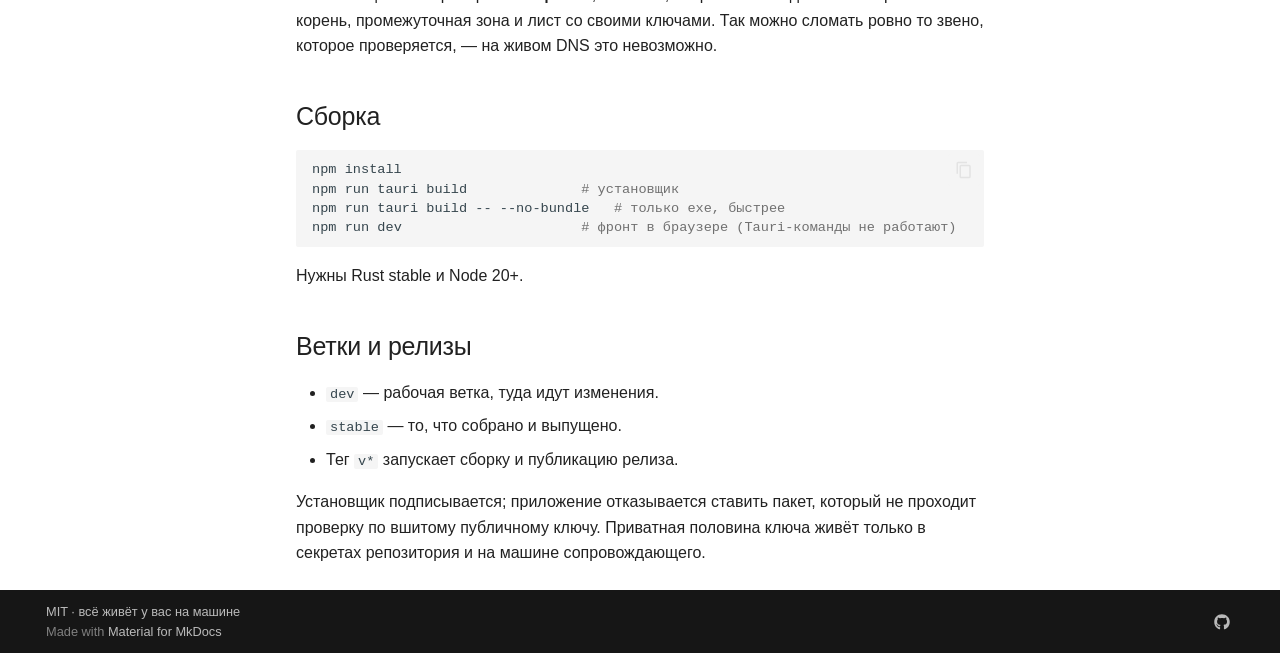
<file: architecture/index.html>
<!doctype html>
<html lang="ru" class="no-js">
  <head>
    
      <meta charset="utf-8">
      <meta name="viewport" content="width=device-width,initial-scale=1">
      
        <meta name="description" content="Ваш DNS — список сайтов, куда вы ходите. Эта программа делает так, чтобы он не уходил провайдеру">
      
      
      
        <link rel="canonical" href="https://mintyextremum.github.io/ME.DNSJumper/architecture/">
      
      
        <link rel="prev" href="../limits/">
      
      
      
        
      
      
      <link rel="icon" href="../assets/favicon.png">
      <meta name="generator" content="mkdocs-1.6.1, mkdocs-material-9.7.7">
    
    
      
        <title>Устройство - ME.DNSJumper</title>
      
    
    
      <link rel="stylesheet" href="../assets/stylesheets/main.ec1eaa64.min.css">
      
        
        <link rel="stylesheet" href="../assets/stylesheets/palette.ab4e12ef.min.css">
      
      


    
    
      
    
    
      
    
    
      <link rel="stylesheet" href="../stylesheets/extra.css">
    
    <script>__md_scope=new URL("..",location),__md_hash=e=>[...e].reduce(((e,_)=>(e<<5)-e+_.charCodeAt(0)),0),__md_get=(e,_=localStorage,t=__md_scope)=>JSON.parse(_.getItem(t.pathname+"."+e)),__md_set=(e,_,t=localStorage,a=__md_scope)=>{try{t.setItem(a.pathname+"."+e,JSON.stringify(_))}catch(e){}}</script>
    
      

    
    
  </head>
  
  
    
    
      
    
    
    
    
    <body dir="ltr" data-md-color-scheme="default" data-md-color-primary="teal" data-md-color-accent="teal">
  
    
    <input class="md-toggle" data-md-toggle="drawer" type="checkbox" id="__drawer" autocomplete="off">
    <input class="md-toggle" data-md-toggle="search" type="checkbox" id="__search" autocomplete="off">
    <label class="md-overlay" for="__drawer"></label>
    <div data-md-component="skip">
      
        
        <a href="#устройство" class="md-skip">
          Перейти к содержанию
        </a>
      
    </div>
    <div data-md-component="announce">
      
    </div>
    
    
      

  

<header class="md-header md-header--shadow" data-md-component="header">
  <nav class="md-header__inner md-grid" aria-label="Верхний колонтитул">
    <a href=".." title="ME.DNSJumper" class="md-header__button md-logo" aria-label="ME.DNSJumper" data-md-component="logo">
      
  <img src="../assets/logo.png" alt="logo">

    </a>
    <label class="md-header__button md-icon" for="__drawer">
      
      <svg xmlns="http://www.w3.org/2000/svg" viewBox="0 0 24 24"><path d="M3 6h18v2H3zm0 5h18v2H3zm0 5h18v2H3z"/></svg>
    </label>
    <div class="md-header__title" data-md-component="header-title">
      <div class="md-header__ellipsis">
        <div class="md-header__topic">
          <span class="md-ellipsis">
            ME.DNSJumper
          </span>
        </div>
        <div class="md-header__topic" data-md-component="header-topic">
          <span class="md-ellipsis">
            
              Устройство
            
          </span>
        </div>
      </div>
    </div>
    
      
        <form class="md-header__option" data-md-component="palette">
  
    
    
    
    <input class="md-option" data-md-color-media="(prefers-color-scheme: light)" data-md-color-scheme="default" data-md-color-primary="teal" data-md-color-accent="teal"  aria-label="Тёмная тема"  type="radio" name="__palette" id="__palette_0">
    
      <label class="md-header__button md-icon" title="Тёмная тема" for="__palette_1" hidden>
        <svg xmlns="http://www.w3.org/2000/svg" viewBox="0 0 24 24"><path d="m17.75 4.09-2.53 1.94.91 3.06-2.63-1.81-2.63 1.81.91-3.06-2.53-1.94L12.44 4l1.06-3 1.06 3zm3.5 6.91-1.64 1.25.59 1.98-1.7-1.17-1.7 1.17.59-1.98L15.75 11l2.06-.05L18.5 9l.69 1.95zm-2.28 4.95c.83-.08 1.72 1.1 1.19 1.85-.32.45-.66.87-1.08 1.27C15.17 23 8.84 23 4.94 19.07c-3.91-3.9-3.91-10.24 0-14.14.4-.4.82-.76 1.27-1.08.75-.53 1.93.36 1.85 1.19-.27 2.86.69 5.83 2.89 8.02a9.96 9.96 0 0 0 8.02 2.89m-1.64 2.02a12.08 12.08 0 0 1-7.8-3.47c-2.17-2.19-3.33-5-3.49-7.82-2.81 3.14-2.7 7.96.31 10.98 3.02 3.01 7.84 3.12 10.98.31"/></svg>
      </label>
    
  
    
    
    
    <input class="md-option" data-md-color-media="(prefers-color-scheme: dark)" data-md-color-scheme="slate" data-md-color-primary="teal" data-md-color-accent="teal"  aria-label="Светлая тема"  type="radio" name="__palette" id="__palette_1">
    
      <label class="md-header__button md-icon" title="Светлая тема" for="__palette_0" hidden>
        <svg xmlns="http://www.w3.org/2000/svg" viewBox="0 0 24 24"><path d="M12 7a5 5 0 0 1 5 5 5 5 0 0 1-5 5 5 5 0 0 1-5-5 5 5 0 0 1 5-5m0 2a3 3 0 0 0-3 3 3 3 0 0 0 3 3 3 3 0 0 0 3-3 3 3 0 0 0-3-3m0-7 2.39 3.42C13.65 5.15 12.84 5 12 5s-1.65.15-2.39.42zM3.34 7l4.16-.35A7.2 7.2 0 0 0 5.94 8.5c-.44.74-.69 1.5-.83 2.29zm.02 10 1.76-3.77a7.131 7.131 0 0 0 2.38 4.14zM20.65 7l-1.77 3.79a7.02 7.02 0 0 0-2.38-4.15zm-.01 10-4.14.36c.59-.51 1.12-1.14 1.54-1.86.42-.73.69-1.5.83-2.29zM12 22l-2.41-3.44c.74.27 1.55.44 2.41.44.82 0 1.63-.17 2.37-.44z"/></svg>
      </label>
    
  
</form>
      
    
    
      <script>var palette=__md_get("__palette");if(palette&&palette.color){if("(prefers-color-scheme)"===palette.color.media){var media=matchMedia("(prefers-color-scheme: light)"),input=document.querySelector(media.matches?"[data-md-color-media='(prefers-color-scheme: light)']":"[data-md-color-media='(prefers-color-scheme: dark)']");palette.color.media=input.getAttribute("data-md-color-media"),palette.color.scheme=input.getAttribute("data-md-color-scheme"),palette.color.primary=input.getAttribute("data-md-color-primary"),palette.color.accent=input.getAttribute("data-md-color-accent")}for(var[key,value]of Object.entries(palette.color))document.body.setAttribute("data-md-color-"+key,value)}</script>
    
    
    
      
      
        <label class="md-header__button md-icon" for="__search">
          
          <svg xmlns="http://www.w3.org/2000/svg" viewBox="0 0 24 24"><path d="M9.5 3A6.5 6.5 0 0 1 16 9.5c0 1.61-.59 3.09-1.56 4.23l.27.27h.79l5 5-1.5 1.5-5-5v-.79l-.27-.27A6.52 6.52 0 0 1 9.5 16 6.5 6.5 0 0 1 3 9.5 6.5 6.5 0 0 1 9.5 3m0 2C7 5 5 7 5 9.5S7 14 9.5 14 14 12 14 9.5 12 5 9.5 5"/></svg>
        </label>
        <div class="md-search" data-md-component="search" role="dialog">
  <label class="md-search__overlay" for="__search"></label>
  <div class="md-search__inner" role="search">
    <form class="md-search__form" name="search">
      <input type="text" class="md-search__input" name="query" aria-label="Поиск" placeholder="Поиск" autocapitalize="off" autocorrect="off" autocomplete="off" spellcheck="false" data-md-component="search-query" required>
      <label class="md-search__icon md-icon" for="__search">
        
        <svg xmlns="http://www.w3.org/2000/svg" viewBox="0 0 24 24"><path d="M9.5 3A6.5 6.5 0 0 1 16 9.5c0 1.61-.59 3.09-1.56 4.23l.27.27h.79l5 5-1.5 1.5-5-5v-.79l-.27-.27A6.52 6.52 0 0 1 9.5 16 6.5 6.5 0 0 1 3 9.5 6.5 6.5 0 0 1 9.5 3m0 2C7 5 5 7 5 9.5S7 14 9.5 14 14 12 14 9.5 12 5 9.5 5"/></svg>
        
        <svg xmlns="http://www.w3.org/2000/svg" viewBox="0 0 24 24"><path d="M20 11v2H8l5.5 5.5-1.42 1.42L4.16 12l7.92-7.92L13.5 5.5 8 11z"/></svg>
      </label>
      <nav class="md-search__options" aria-label="Поиск">
        
        <button type="reset" class="md-search__icon md-icon" title="Очистить" aria-label="Очистить" tabindex="-1">
          
          <svg xmlns="http://www.w3.org/2000/svg" viewBox="0 0 24 24"><path d="M19 6.41 17.59 5 12 10.59 6.41 5 5 6.41 10.59 12 5 17.59 6.41 19 12 13.41 17.59 19 19 17.59 13.41 12z"/></svg>
        </button>
      </nav>
      
    </form>
    <div class="md-search__output">
      <div class="md-search__scrollwrap" tabindex="0" data-md-scrollfix>
        <div class="md-search-result" data-md-component="search-result">
          <div class="md-search-result__meta">
            Инициализация поиска
          </div>
          <ol class="md-search-result__list" role="presentation"></ol>
        </div>
      </div>
    </div>
  </div>
</div>
      
    
    
      <div class="md-header__source">
        <a href="https://github.com/mintyextremum/ME.DNSJumper" title="Перейти к репозиторию" class="md-source" data-md-component="source">
  <div class="md-source__icon md-icon">
    
    <svg xmlns="http://www.w3.org/2000/svg" viewBox="0 0 512 512"><!--! Font Awesome Free 7.1.0 by @fontawesome - https://fontawesome.com License - https://fontawesome.com/license/free (Icons: CC BY 4.0, Fonts: SIL OFL 1.1, Code: MIT License) Copyright 2025 Fonticons, Inc.--><path d="M173.9 397.4c0 2-2.3 3.6-5.2 3.6-3.3.3-5.6-1.3-5.6-3.6 0-2 2.3-3.6 5.2-3.6 3-.3 5.6 1.3 5.6 3.6m-31.1-4.5c-.7 2 1.3 4.3 4.3 4.9 2.6 1 5.6 0 6.2-2s-1.3-4.3-4.3-5.2c-2.6-.7-5.5.3-6.2 2.3m44.2-1.7c-2.9.7-4.9 2.6-4.6 4.9.3 2 2.9 3.3 5.9 2.6 2.9-.7 4.9-2.6 4.6-4.6-.3-1.9-3-3.2-5.9-2.9M252.8 8C114.1 8 8 113.3 8 252c0 110.9 69.8 205.8 169.5 239.2 12.8 2.3 17.3-5.6 17.3-12.1 0-6.2-.3-40.4-.3-61.4 0 0-70 15-84.7-29.8 0 0-11.4-29.1-27.8-36.6 0 0-22.9-15.7 1.6-15.4 0 0 24.9 2 38.6 25.8 21.9 38.6 58.6 27.5 72.9 20.9 2.3-16 8.8-27.1 16-33.7-55.9-6.2-112.3-14.3-112.3-110.5 0-27.5 7.6-41.3 23.6-58.9-2.6-6.5-11.1-33.3 2.6-67.9 20.9-6.5 69 27 69 27 20-5.6 41.5-8.5 62.8-8.5s42.8 2.9 62.8 8.5c0 0 48.1-33.6 69-27 13.7 34.7 5.2 61.4 2.6 67.9 16 17.7 25.8 31.5 25.8 58.9 0 96.5-58.9 104.2-114.8 110.5 9.2 7.9 17 22.9 17 46.4 0 33.7-.3 75.4-.3 83.6 0 6.5 4.6 14.4 17.3 12.1C436.2 457.8 504 362.9 504 252 504 113.3 391.5 8 252.8 8M105.2 352.9c-1.3 1-1 3.3.7 5.2 1.6 1.6 3.9 2.3 5.2 1 1.3-1 1-3.3-.7-5.2-1.6-1.6-3.9-2.3-5.2-1m-10.8-8.1c-.7 1.3.3 2.9 2.3 3.9 1.6 1 3.6.7 4.3-.7.7-1.3-.3-2.9-2.3-3.9-2-.6-3.6-.3-4.3.7m32.4 35.6c-1.6 1.3-1 4.3 1.3 6.2 2.3 2.3 5.2 2.6 6.5 1 1.3-1.3.7-4.3-1.3-6.2-2.2-2.3-5.2-2.6-6.5-1m-11.4-14.7c-1.6 1-1.6 3.6 0 5.9s4.3 3.3 5.6 2.3c1.6-1.3 1.6-3.9 0-6.2-1.4-2.3-4-3.3-5.6-2"/></svg>
  </div>
  <div class="md-source__repository">
    mintyextremum/ME.DNSJumper
  </div>
</a>
      </div>
    
  </nav>
  
</header>
    
    <div class="md-container" data-md-component="container">
      
      
        
          
        
      
      <main class="md-main" data-md-component="main">
        <div class="md-main__inner md-grid">
          
            
              
              <div class="md-sidebar md-sidebar--primary" data-md-component="sidebar" data-md-type="navigation" >
                <div class="md-sidebar__scrollwrap">
                  <div class="md-sidebar__inner">
                    



<nav class="md-nav md-nav--primary" aria-label="Навигация" data-md-level="0">
  <label class="md-nav__title" for="__drawer">
    <a href=".." title="ME.DNSJumper" class="md-nav__button md-logo" aria-label="ME.DNSJumper" data-md-component="logo">
      
  <img src="../assets/logo.png" alt="logo">

    </a>
    ME.DNSJumper
  </label>
  
    <div class="md-nav__source">
      <a href="https://github.com/mintyextremum/ME.DNSJumper" title="Перейти к репозиторию" class="md-source" data-md-component="source">
  <div class="md-source__icon md-icon">
    
    <svg xmlns="http://www.w3.org/2000/svg" viewBox="0 0 512 512"><!--! Font Awesome Free 7.1.0 by @fontawesome - https://fontawesome.com License - https://fontawesome.com/license/free (Icons: CC BY 4.0, Fonts: SIL OFL 1.1, Code: MIT License) Copyright 2025 Fonticons, Inc.--><path d="M173.9 397.4c0 2-2.3 3.6-5.2 3.6-3.3.3-5.6-1.3-5.6-3.6 0-2 2.3-3.6 5.2-3.6 3-.3 5.6 1.3 5.6 3.6m-31.1-4.5c-.7 2 1.3 4.3 4.3 4.9 2.6 1 5.6 0 6.2-2s-1.3-4.3-4.3-5.2c-2.6-.7-5.5.3-6.2 2.3m44.2-1.7c-2.9.7-4.9 2.6-4.6 4.9.3 2 2.9 3.3 5.9 2.6 2.9-.7 4.9-2.6 4.6-4.6-.3-1.9-3-3.2-5.9-2.9M252.8 8C114.1 8 8 113.3 8 252c0 110.9 69.8 205.8 169.5 239.2 12.8 2.3 17.3-5.6 17.3-12.1 0-6.2-.3-40.4-.3-61.4 0 0-70 15-84.7-29.8 0 0-11.4-29.1-27.8-36.6 0 0-22.9-15.7 1.6-15.4 0 0 24.9 2 38.6 25.8 21.9 38.6 58.6 27.5 72.9 20.9 2.3-16 8.8-27.1 16-33.7-55.9-6.2-112.3-14.3-112.3-110.5 0-27.5 7.6-41.3 23.6-58.9-2.6-6.5-11.1-33.3 2.6-67.9 20.9-6.5 69 27 69 27 20-5.6 41.5-8.5 62.8-8.5s42.8 2.9 62.8 8.5c0 0 48.1-33.6 69-27 13.7 34.7 5.2 61.4 2.6 67.9 16 17.7 25.8 31.5 25.8 58.9 0 96.5-58.9 104.2-114.8 110.5 9.2 7.9 17 22.9 17 46.4 0 33.7-.3 75.4-.3 83.6 0 6.5 4.6 14.4 17.3 12.1C436.2 457.8 504 362.9 504 252 504 113.3 391.5 8 252.8 8M105.2 352.9c-1.3 1-1 3.3.7 5.2 1.6 1.6 3.9 2.3 5.2 1 1.3-1 1-3.3-.7-5.2-1.6-1.6-3.9-2.3-5.2-1m-10.8-8.1c-.7 1.3.3 2.9 2.3 3.9 1.6 1 3.6.7 4.3-.7.7-1.3-.3-2.9-2.3-3.9-2-.6-3.6-.3-4.3.7m32.4 35.6c-1.6 1.3-1 4.3 1.3 6.2 2.3 2.3 5.2 2.6 6.5 1 1.3-1.3.7-4.3-1.3-6.2-2.2-2.3-5.2-2.6-6.5-1m-11.4-14.7c-1.6 1-1.6 3.6 0 5.9s4.3 3.3 5.6 2.3c1.6-1.3 1.6-3.9 0-6.2-1.4-2.3-4-3.3-5.6-2"/></svg>
  </div>
  <div class="md-source__repository">
    mintyextremum/ME.DNSJumper
  </div>
</a>
    </div>
  
  <ul class="md-nav__list" data-md-scrollfix>
    
      
      
  
  
  
  
    <li class="md-nav__item">
      <a href=".." class="md-nav__link">
        
  
  
  <span class="md-ellipsis">
    
  
    Обзор
  

    
  </span>
  
  

      </a>
    </li>
  

    
      
      
  
  
  
  
    
    
    
    
      
        
        
      
    
    
    <li class="md-nav__item md-nav__item--section md-nav__item--nested">
      
        
        
        <input class="md-nav__toggle md-toggle " type="checkbox" id="__nav_2" >
        
          
          <label class="md-nav__link" for="__nav_2" id="__nav_2_label" tabindex="">
            
  
  
  <span class="md-ellipsis">
    
  
    Начало
  

    
  </span>
  
  

            <span class="md-nav__icon md-icon"></span>
          </label>
        
        <nav class="md-nav" data-md-level="1" aria-labelledby="__nav_2_label" aria-expanded="false">
          <label class="md-nav__title" for="__nav_2">
            <span class="md-nav__icon md-icon"></span>
            
  
    Начало
  

          </label>
          <ul class="md-nav__list" data-md-scrollfix>
            
              
                
  
  
  
  
    <li class="md-nav__item">
      <a href="../install/" class="md-nav__link">
        
  
  
  <span class="md-ellipsis">
    
  
    Установка
  

    
  </span>
  
  

      </a>
    </li>
  

              
            
              
                
  
  
  
  
    <li class="md-nav__item">
      <a href="../how-it-works/" class="md-nav__link">
        
  
  
  <span class="md-ellipsis">
    
  
    Как это работает
  

    
  </span>
  
  

      </a>
    </li>
  

              
            
              
                
  
  
  
  
    <li class="md-nav__item">
      <a href="../transports/" class="md-nav__link">
        
  
  
  <span class="md-ellipsis">
    
  
    Транспорты
  

    
  </span>
  
  

      </a>
    </li>
  

              
            
          </ul>
        </nav>
      
    </li>
  

    
      
      
  
  
  
  
    
    
    
    
      
        
        
      
    
    
    <li class="md-nav__item md-nav__item--section md-nav__item--nested">
      
        
        
        <input class="md-nav__toggle md-toggle " type="checkbox" id="__nav_3" >
        
          
          <label class="md-nav__link" for="__nav_3" id="__nav_3_label" tabindex="">
            
  
  
  <span class="md-ellipsis">
    
  
    Задачи
  

    
  </span>
  
  

            <span class="md-nav__icon md-icon"></span>
          </label>
        
        <nav class="md-nav" data-md-level="1" aria-labelledby="__nav_3_label" aria-expanded="false">
          <label class="md-nav__title" for="__nav_3">
            <span class="md-nav__icon md-icon"></span>
            
  
    Задачи
  

          </label>
          <ul class="md-nav__list" data-md-scrollfix>
            
              
                
  
  
  
  
    <li class="md-nav__item">
      <a href="../blocking/" class="md-nav__link">
        
  
  
  <span class="md-ellipsis">
    
  
    DoH заблокировали
  

    
  </span>
  
  

      </a>
    </li>
  

              
            
              
                
  
  
  
  
    <li class="md-nav__item">
      <a href="../zapret/" class="md-nav__link">
        
  
  
  <span class="md-ellipsis">
    
  
    Совместно с zapret
  

    
  </span>
  
  

      </a>
    </li>
  

              
            
              
                
  
  
  
  
    <li class="md-nav__item">
      <a href="../journal/" class="md-nav__link">
        
  
  
  <span class="md-ellipsis">
    
  
    Журнал и отчёт
  

    
  </span>
  
  

      </a>
    </li>
  

              
            
              
                
  
  
  
  
    <li class="md-nav__item">
      <a href="../troubleshooting/" class="md-nav__link">
        
  
  
  <span class="md-ellipsis">
    
  
    Если что-то не так
  

    
  </span>
  
  

      </a>
    </li>
  

              
            
          </ul>
        </nav>
      
    </li>
  

    
      
      
  
  
    
  
  
  
    
    
    
    
      
        
        
      
    
    
    <li class="md-nav__item md-nav__item--active md-nav__item--section md-nav__item--nested">
      
        
        
        <input class="md-nav__toggle md-toggle " type="checkbox" id="__nav_4" checked>
        
          
          <label class="md-nav__link" for="__nav_4" id="__nav_4_label" tabindex="">
            
  
  
  <span class="md-ellipsis">
    
  
    Справочник
  

    
  </span>
  
  

            <span class="md-nav__icon md-icon"></span>
          </label>
        
        <nav class="md-nav" data-md-level="1" aria-labelledby="__nav_4_label" aria-expanded="true">
          <label class="md-nav__title" for="__nav_4">
            <span class="md-nav__icon md-icon"></span>
            
  
    Справочник
  

          </label>
          <ul class="md-nav__list" data-md-scrollfix>
            
              
                
  
  
  
  
    <li class="md-nav__item">
      <a href="../settings/" class="md-nav__link">
        
  
  
  <span class="md-ellipsis">
    
  
    Настройки
  

    
  </span>
  
  

      </a>
    </li>
  

              
            
              
                
  
  
  
  
    <li class="md-nav__item">
      <a href="../dnssec/" class="md-nav__link">
        
  
  
  <span class="md-ellipsis">
    
  
    Подписи DNSSEC
  

    
  </span>
  
  

      </a>
    </li>
  

              
            
              
                
  
  
  
  
    <li class="md-nav__item">
      <a href="../privacy/" class="md-nav__link">
        
  
  
  <span class="md-ellipsis">
    
  
    Приватность
  

    
  </span>
  
  

      </a>
    </li>
  

              
            
              
                
  
  
  
  
    <li class="md-nav__item">
      <a href="../limits/" class="md-nav__link">
        
  
  
  <span class="md-ellipsis">
    
  
    Границы
  

    
  </span>
  
  

      </a>
    </li>
  

              
            
              
                
  
  
    
  
  
  
    <li class="md-nav__item md-nav__item--active">
      
      <input class="md-nav__toggle md-toggle" type="checkbox" id="__toc">
      
      
        
      
      
        <label class="md-nav__link md-nav__link--active" for="__toc">
          
  
  
  <span class="md-ellipsis">
    
  
    Устройство
  

    
  </span>
  
  

          <span class="md-nav__icon md-icon"></span>
        </label>
      
      <a href="./" class="md-nav__link md-nav__link--active">
        
  
  
  <span class="md-ellipsis">
    
  
    Устройство
  

    
  </span>
  
  

      </a>
      
        

<nav class="md-nav md-nav--secondary" aria-label="Содержание">
  
  
  
    
  
  
    <label class="md-nav__title" for="__toc">
      <span class="md-nav__icon md-icon"></span>
      Содержание
    </label>
    <ul class="md-nav__list" data-md-component="toc" data-md-scrollfix>
      
        <li class="md-nav__item">
  <a href="#три-слоя" class="md-nav__link">
    <span class="md-ellipsis">
      
        Три слоя
      
    </span>
  </a>
  
</li>
      
        <li class="md-nav__item">
  <a href="#модули-ядра" class="md-nav__link">
    <span class="md-ellipsis">
      
        Модули ядра
      
    </span>
  </a>
  
</li>
      
        <li class="md-nav__item">
  <a href="#путь-запроса" class="md-nav__link">
    <span class="md-ellipsis">
      
        Путь запроса
      
    </span>
  </a>
  
</li>
      
        <li class="md-nav__item">
  <a href="#соединения" class="md-nav__link">
    <span class="md-ellipsis">
      
        Соединения
      
    </span>
  </a>
  
</li>
      
        <li class="md-nav__item">
  <a href="#живые-настройки" class="md-nav__link">
    <span class="md-ellipsis">
      
        Живые настройки
      
    </span>
  </a>
  
</li>
      
        <li class="md-nav__item">
  <a href="#тесты" class="md-nav__link">
    <span class="md-ellipsis">
      
        Тесты
      
    </span>
  </a>
  
</li>
      
        <li class="md-nav__item">
  <a href="#сборка" class="md-nav__link">
    <span class="md-ellipsis">
      
        Сборка
      
    </span>
  </a>
  
</li>
      
        <li class="md-nav__item">
  <a href="#ветки-и-релизы" class="md-nav__link">
    <span class="md-ellipsis">
      
        Ветки и релизы
      
    </span>
  </a>
  
</li>
      
    </ul>
  
</nav>
      
    </li>
  

              
            
          </ul>
        </nav>
      
    </li>
  

    
  </ul>
</nav>
                  </div>
                </div>
              </div>
            
            
              
              <div class="md-sidebar md-sidebar--secondary" data-md-component="sidebar" data-md-type="toc" >
                <div class="md-sidebar__scrollwrap">
                  <div class="md-sidebar__inner">
                    

<nav class="md-nav md-nav--secondary" aria-label="Содержание">
  
  
  
    
  
  
    <label class="md-nav__title" for="__toc">
      <span class="md-nav__icon md-icon"></span>
      Содержание
    </label>
    <ul class="md-nav__list" data-md-component="toc" data-md-scrollfix>
      
        <li class="md-nav__item">
  <a href="#три-слоя" class="md-nav__link">
    <span class="md-ellipsis">
      
        Три слоя
      
    </span>
  </a>
  
</li>
      
        <li class="md-nav__item">
  <a href="#модули-ядра" class="md-nav__link">
    <span class="md-ellipsis">
      
        Модули ядра
      
    </span>
  </a>
  
</li>
      
        <li class="md-nav__item">
  <a href="#путь-запроса" class="md-nav__link">
    <span class="md-ellipsis">
      
        Путь запроса
      
    </span>
  </a>
  
</li>
      
        <li class="md-nav__item">
  <a href="#соединения" class="md-nav__link">
    <span class="md-ellipsis">
      
        Соединения
      
    </span>
  </a>
  
</li>
      
        <li class="md-nav__item">
  <a href="#живые-настройки" class="md-nav__link">
    <span class="md-ellipsis">
      
        Живые настройки
      
    </span>
  </a>
  
</li>
      
        <li class="md-nav__item">
  <a href="#тесты" class="md-nav__link">
    <span class="md-ellipsis">
      
        Тесты
      
    </span>
  </a>
  
</li>
      
        <li class="md-nav__item">
  <a href="#сборка" class="md-nav__link">
    <span class="md-ellipsis">
      
        Сборка
      
    </span>
  </a>
  
</li>
      
        <li class="md-nav__item">
  <a href="#ветки-и-релизы" class="md-nav__link">
    <span class="md-ellipsis">
      
        Ветки и релизы
      
    </span>
  </a>
  
</li>
      
    </ul>
  
</nav>
                  </div>
                </div>
              </div>
            
          
          
            <div class="md-content" data-md-component="content">
              
              <article class="md-content__inner md-typeset">
                
                  



<h1 id="устройство">Устройство<a class="headerlink" href="#устройство" title="Permanent link">&para;</a></h1>
<p>Для тех, кто собирается читать или править код.</p>
<h2 id="три-слоя">Три слоя<a class="headerlink" href="#три-слоя" title="Permanent link">&para;</a></h2>
<div class="highlight"><pre><span></span><code><a id="__codelineno-0-1" name="__codelineno-0-1" href="#__codelineno-0-1"></a>src/            React + TypeScript. Ничего не знает про DNS, только про экраны.
<a id="__codelineno-0-2" name="__codelineno-0-2" href="#__codelineno-0-2"></a>src-tauri/      Тонкий слой Tauri. Каждая команда — обёртка над ядром.
<a id="__codelineno-0-3" name="__codelineno-0-3" href="#__codelineno-0-3"></a>core/           Всё остальное. Не знает про Tauri и тестируется без него.
</code></pre></div>
<p>Ядро (<code>core/</code>) — отдельный крейт <code>dnsjumper-core</code> без единой зависимости от Tauri. Это не
эстетика: 559 тестов проходят за пять секунд именно потому, что для них не нужно поднимать
GUI-тулчейн. Слой <code>src-tauri/</code> намеренно тонкий — если в нём появляется логика, ей место
ниже.</p>
<h2 id="модули-ядра">Модули ядра<a class="headerlink" href="#модули-ядра" title="Permanent link">&para;</a></h2>
<table>
<thead>
<tr>
<th>Модуль</th>
<th>За что отвечает</th>
</tr>
</thead>
<tbody>
<tr>
<td><code>catalog/</code></td>
<td>Каталог резолверов: встроенный снимок, DNS-стампы, свои серверы</td>
</tr>
<tr>
<td><code>db/</code></td>
<td>SQLite: схема, миграции, доступ</td>
</tr>
<tr>
<td><code>probe/</code></td>
<td>Измерение эндпоинтов: задержка, честность, DNSSEC, цензура</td>
</tr>
<tr>
<td><code>select.rs</code></td>
<td>Кого пускать в гонку: рейтинг, один эндпоинт на оператора, политика фильтрации</td>
</tr>
<tr>
<td><code>resolver/</code></td>
<td>Сам резолвер: слушатель, гонка, кэш, апстримы, журнал событий</td>
</tr>
<tr>
<td><code>transport/</code></td>
<td>DoH, DoQ, ODoH, фрагментация потока</td>
</tr>
<tr>
<td><code>dnscrypt/</code></td>
<td>DNSCrypt v2: сертификаты, сессии, шифрование</td>
</tr>
<tr>
<td><code>dnssec/</code></td>
<td>Проверка подписей: подъём цепочки до корня</td>
</tr>
<tr>
<td><code>diagnose/</code></td>
<td>Разбор одного сайта по слоям</td>
</tr>
<tr>
<td><code>linecheck/</code></td>
<td>Что проходит с этой линии</td>
</tr>
<tr>
<td><code>split/</code></td>
<td>Раздельная маршрутизация: правила, NRPT, атрибуция по процессу</td>
</tr>
<tr>
<td><code>protect/</code></td>
<td>Системный DNS, утечки, соседство с пакетными инструментами, хостлисты</td>
</tr>
<tr>
<td><code>profile.rs</code></td>
<td>Профили и условия их включения</td>
</tr>
<tr>
<td><code>settings.rs</code></td>
<td>Настройки, их санитизация и клампы</td>
</tr>
<tr>
<td><code>policy.rs</code></td>
<td>Региональная политика подбора: страны и операторы</td>
</tr>
<tr>
<td><code>blocklist/</code></td>
<td>Свои списки: разбор форматов, обход суффиксов, загрузка</td>
</tr>
<tr>
<td><code>compare.rs</code></td>
<td>Один вопрос всем серверам сразу и разбор расхождений</td>
</tr>
<tr>
<td><code>port.rs</code></td>
<td>Кто занял порт: имя процесса вместо «попробуйте другой»</td>
</tr>
<tr>
<td><code>plural.rs</code></td>
<td>Русские числительные в текстах, которые собирает ядро</td>
</tr>
</tbody>
</table>
<p>Примерно 32 тысячи строк на Rust и десять на фронтенде; заметная доля — комментарии: почему сделано так, а не почему
оно вообще работает.</p>
<h2 id="путь-запроса">Путь запроса<a class="headerlink" href="#путь-запроса" title="Permanent link">&para;</a></h2>
<div class="highlight"><pre><span></span><code><a id="__codelineno-1-1" name="__codelineno-1-1" href="#__codelineno-1-1"></a>UDP/TCP :53
<a id="__codelineno-1-2" name="__codelineno-1-2" href="#__codelineno-1-2"></a>   │
<a id="__codelineno-1-3" name="__codelineno-1-3" href="#__codelineno-1-3"></a>   ├─ разбор, «только IPv4» → пустой ответ на AAAA без похода наружу
<a id="__codelineno-1-4" name="__codelineno-1-4" href="#__codelineno-1-4"></a>   ├─ атрибуция: какая программа спросила
<a id="__codelineno-1-5" name="__codelineno-1-5" href="#__codelineno-1-5"></a>   ├─ правила маршрутизации → профиль
<a id="__codelineno-1-6" name="__codelineno-1-6" href="#__codelineno-1-6"></a>   ├─ кэш ──► попадание → ответ; если запись доживает последнее — фоновое обновление
<a id="__codelineno-1-7" name="__codelineno-1-7" href="#__codelineno-1-7"></a>   │
<a id="__codelineno-1-8" name="__codelineno-1-8" href="#__codelineno-1-8"></a>   ├─ выбор участников гонки (ширина, ротация, разные транспорты)
<a id="__codelineno-1-9" name="__codelineno-1-9" href="#__codelineno-1-9"></a>   ├─ EDNS: DNSSEC OK, паддинг
<a id="__codelineno-1-10" name="__codelineno-1-10" href="#__codelineno-1-10"></a>   ├─ совмещение: тот же вопрос уже в пути → ждём его ответа
<a id="__codelineno-1-11" name="__codelineno-1-11" href="#__codelineno-1-11"></a>   ├─ гонка (параллельно или лесенкой)
<a id="__codelineno-1-12" name="__codelineno-1-12" href="#__codelineno-1-12"></a>   ├─ сверка: ответ не на наш вопрос → мусор, ждём дальше
<a id="__codelineno-1-13" name="__codelineno-1-13" href="#__codelineno-1-13"></a>   ├─ проверка подписей → подделка отбрасывается ДО кэша
<a id="__codelineno-1-14" name="__codelineno-1-14" href="#__codelineno-1-14"></a>   ├─ кэш ◄── запись
<a id="__codelineno-1-15" name="__codelineno-1-15" href="#__codelineno-1-15"></a>   └─ ответ: AD по своей проверке, лишние подписи сняты
</code></pre></div>
<p>Проверка идёт <strong>до</strong> кэша намеренно: подделке в кэше не место, оттуда она пережила бы и
конец атаки, и перезапуск программы.</p>
<h2 id="соединения">Соединения<a class="headerlink" href="#соединения" title="Permanent link">&para;</a></h2>
<p>Держатся открытыми всё, что можно держать:</p>
<table>
<thead>
<tr>
<th>Транспорт</th>
<th>Что держится</th>
</tr>
</thead>
<tbody>
<tr>
<td>DoH без фрагментации</td>
<td>Пул HTTP/2</td>
</tr>
<tr>
<td>DoH с фрагментацией</td>
<td>Своё TLS-соединение, HTTP/1.1 keep-alive</td>
</tr>
<tr>
<td>DoT</td>
<td>TLS-поток</td>
</tr>
<tr>
<td>DoQ</td>
<td>QUIC-соединение</td>
</tr>
<tr>
<td>DNSCrypt</td>
<td>Сессия с сертификатом</td>
</tr>
<tr>
<td>ODoH</td>
<td>Пул HTTP + ключ цели</td>
</tr>
</tbody>
</table>
<p>Прибор (<code>probe/</code>) наоборот открывает соединение на каждый запрос: измерение обязано включать
полную стоимость канала, иначе оно врёт в пользу того, кого уже успели прогреть.</p>
<h2 id="живые-настройки">Живые настройки<a class="headerlink" href="#живые-настройки" title="Permanent link">&para;</a></h2>
<p>Всё, что читается на каждом запросе, лежит в атомиках на <code>Resolver</code> и меняется на лету:
ширина гонки, таймаут, «только IPv4», паддинг, serve-stale, ротация, хеджирование,
упреждающее обновление, проверка подписей.</p>
<p>Одно место, где они ставятся, — <code>apply_live()</code> в <code>src-tauri</code>. И подключение, и любое
изменение настроек проходят через него, поэтому резолвер не может разойтись с тем, что
записано.</p>
<h2 id="тесты">Тесты<a class="headerlink" href="#тесты" title="Permanent link">&para;</a></h2>
<div class="highlight"><pre><span></span><code><a id="__codelineno-2-1" name="__codelineno-2-1" href="#__codelineno-2-1"></a>cargo<span class="w"> </span><span class="nb">test</span><span class="w"> </span>-p<span class="w"> </span>dnsjumper-core<span class="w">            </span><span class="c1"># 559 тестов, ~5 секунд, без сети</span>
<a id="__codelineno-2-2" name="__codelineno-2-2" href="#__codelineno-2-2"></a>cargo<span class="w"> </span><span class="nb">test</span><span class="w"> </span>-p<span class="w"> </span>dnsjumper-core<span class="w"> </span>--<span class="w"> </span>--ignored<span class="w"> </span>--nocapture<span class="w">   </span><span class="c1"># живые, ходят в сеть</span>
<a id="__codelineno-2-3" name="__codelineno-2-3" href="#__codelineno-2-3"></a>npx<span class="w"> </span>tsc<span class="w"> </span>--noEmit<span class="w">                        </span><span class="c1"># типы фронта</span>
</code></pre></div>
<p>Живых тестов восемь: keep-alive DoH против Cloudflare, ODoH через публичный ретранслятор,
DNSSEC против настоящего корня и несколько замеров. Они помечены <code>#[ignore]</code>, потому что
зависят от чужой сети, и краснеть в CI по чужой причине им нельзя.</p>
<p>DNSSEC-цепочка проверяется <strong>офлайн</strong>, на зонах, собранных и подписанных прямо в тесте:
корень, промежуточная зона и лист со своими ключами. Так можно сломать ровно то звено,
которое проверяется, — на живом DNS это невозможно.</p>
<h2 id="сборка">Сборка<a class="headerlink" href="#сборка" title="Permanent link">&para;</a></h2>
<div class="highlight"><pre><span></span><code><a id="__codelineno-3-1" name="__codelineno-3-1" href="#__codelineno-3-1"></a>npm<span class="w"> </span>install
<a id="__codelineno-3-2" name="__codelineno-3-2" href="#__codelineno-3-2"></a>npm<span class="w"> </span>run<span class="w"> </span>tauri<span class="w"> </span>build<span class="w">              </span><span class="c1"># установщик</span>
<a id="__codelineno-3-3" name="__codelineno-3-3" href="#__codelineno-3-3"></a>npm<span class="w"> </span>run<span class="w"> </span>tauri<span class="w"> </span>build<span class="w"> </span>--<span class="w"> </span>--no-bundle<span class="w">   </span><span class="c1"># только exe, быстрее</span>
<a id="__codelineno-3-4" name="__codelineno-3-4" href="#__codelineno-3-4"></a>npm<span class="w"> </span>run<span class="w"> </span>dev<span class="w">                      </span><span class="c1"># фронт в браузере (Tauri-команды не работают)</span>
</code></pre></div>
<p>Нужны Rust stable и Node 20+.</p>
<h2 id="ветки-и-релизы">Ветки и релизы<a class="headerlink" href="#ветки-и-релизы" title="Permanent link">&para;</a></h2>
<ul>
<li><code>dev</code> — рабочая ветка, туда идут изменения.</li>
<li><code>stable</code> — то, что собрано и выпущено.</li>
<li>Тег <code>v*</code> запускает сборку и публикацию релиза.</li>
</ul>
<p>Установщик подписывается; приложение отказывается ставить пакет, который не проходит
проверку по вшитому публичному ключу. Приватная половина ключа живёт только в секретах
репозитория и на машине сопровождающего.</p>












                
              </article>
            </div>
          
          
<script>var target=document.getElementById(location.hash.slice(1));target&&target.name&&(target.checked=target.name.startsWith("__tabbed_"))</script>
        </div>
        
          <button type="button" class="md-top md-icon" data-md-component="top" hidden>
  
  <svg xmlns="http://www.w3.org/2000/svg" viewBox="0 0 24 24"><path d="M13 20h-2V8l-5.5 5.5-1.42-1.42L12 4.16l7.92 7.92-1.42 1.42L13 8z"/></svg>
  К началу
</button>
        
      </main>
      
        <footer class="md-footer">
  
  <div class="md-footer-meta md-typeset">
    <div class="md-footer-meta__inner md-grid">
      <div class="md-copyright">
  
    <div class="md-copyright__highlight">
      MIT · всё живёт у вас на машине
    </div>
  
  
    Made with
    <a href="https://squidfunk.github.io/mkdocs-material/" target="_blank" rel="noopener">
      Material for MkDocs
    </a>
  
</div>
      
        
<div class="md-social">
  
    
    
    
    
      
      
    
    <a href="https://github.com/mintyextremum/ME.DNSJumper" target="_blank" rel="noopener" title="github.com" class="md-social__link">
      <svg xmlns="http://www.w3.org/2000/svg" viewBox="0 0 512 512"><!--! Font Awesome Free 7.1.0 by @fontawesome - https://fontawesome.com License - https://fontawesome.com/license/free (Icons: CC BY 4.0, Fonts: SIL OFL 1.1, Code: MIT License) Copyright 2025 Fonticons, Inc.--><path d="M173.9 397.4c0 2-2.3 3.6-5.2 3.6-3.3.3-5.6-1.3-5.6-3.6 0-2 2.3-3.6 5.2-3.6 3-.3 5.6 1.3 5.6 3.6m-31.1-4.5c-.7 2 1.3 4.3 4.3 4.9 2.6 1 5.6 0 6.2-2s-1.3-4.3-4.3-5.2c-2.6-.7-5.5.3-6.2 2.3m44.2-1.7c-2.9.7-4.9 2.6-4.6 4.9.3 2 2.9 3.3 5.9 2.6 2.9-.7 4.9-2.6 4.6-4.6-.3-1.9-3-3.2-5.9-2.9M252.8 8C114.1 8 8 113.3 8 252c0 110.9 69.8 205.8 169.5 239.2 12.8 2.3 17.3-5.6 17.3-12.1 0-6.2-.3-40.4-.3-61.4 0 0-70 15-84.7-29.8 0 0-11.4-29.1-27.8-36.6 0 0-22.9-15.7 1.6-15.4 0 0 24.9 2 38.6 25.8 21.9 38.6 58.6 27.5 72.9 20.9 2.3-16 8.8-27.1 16-33.7-55.9-6.2-112.3-14.3-112.3-110.5 0-27.5 7.6-41.3 23.6-58.9-2.6-6.5-11.1-33.3 2.6-67.9 20.9-6.5 69 27 69 27 20-5.6 41.5-8.5 62.8-8.5s42.8 2.9 62.8 8.5c0 0 48.1-33.6 69-27 13.7 34.7 5.2 61.4 2.6 67.9 16 17.7 25.8 31.5 25.8 58.9 0 96.5-58.9 104.2-114.8 110.5 9.2 7.9 17 22.9 17 46.4 0 33.7-.3 75.4-.3 83.6 0 6.5 4.6 14.4 17.3 12.1C436.2 457.8 504 362.9 504 252 504 113.3 391.5 8 252.8 8M105.2 352.9c-1.3 1-1 3.3.7 5.2 1.6 1.6 3.9 2.3 5.2 1 1.3-1 1-3.3-.7-5.2-1.6-1.6-3.9-2.3-5.2-1m-10.8-8.1c-.7 1.3.3 2.9 2.3 3.9 1.6 1 3.6.7 4.3-.7.7-1.3-.3-2.9-2.3-3.9-2-.6-3.6-.3-4.3.7m32.4 35.6c-1.6 1.3-1 4.3 1.3 6.2 2.3 2.3 5.2 2.6 6.5 1 1.3-1.3.7-4.3-1.3-6.2-2.2-2.3-5.2-2.6-6.5-1m-11.4-14.7c-1.6 1-1.6 3.6 0 5.9s4.3 3.3 5.6 2.3c1.6-1.3 1.6-3.9 0-6.2-1.4-2.3-4-3.3-5.6-2"/></svg>
    </a>
  
</div>
      
    </div>
  </div>
</footer>
      
    </div>
    <div class="md-dialog" data-md-component="dialog">
      <div class="md-dialog__inner md-typeset"></div>
    </div>
    
    
    
      
      
      <script id="__config" type="application/json">{"annotate": null, "base": "..", "features": ["navigation.instant", "navigation.tracking", "navigation.sections", "navigation.top", "content.code.copy", "search.highlight", "toc.follow"], "search": "../assets/javascripts/workers/search.2c215733.min.js", "tags": null, "translations": {"clipboard.copied": "\u0421\u043a\u043e\u043f\u0438\u0440\u043e\u0432\u0430\u043d\u043e \u0432 \u0431\u0443\u0444\u0435\u0440", "clipboard.copy": "\u041a\u043e\u043f\u0438\u0440\u043e\u0432\u0430\u0442\u044c \u0432 \u0431\u0443\u0444\u0435\u0440", "search.result.more.one": "\u0415\u0449\u0451 1 \u043d\u0430 \u044d\u0442\u043e\u0439 \u0441\u0442\u0440\u0430\u043d\u0438\u0446\u0435", "search.result.more.other": "\u0415\u0449\u0451 # \u043d\u0430 \u044d\u0442\u043e\u0439 \u0441\u0442\u0440\u0430\u043d\u0438\u0446\u0435", "search.result.none": "\u0421\u043e\u0432\u043f\u0430\u0434\u0435\u043d\u0438\u0439 \u043d\u0435 \u043d\u0430\u0439\u0434\u0435\u043d\u043e", "search.result.one": "\u041d\u0430\u0439\u0434\u0435\u043d\u043e 1 \u0441\u043e\u0432\u043f\u0430\u0434\u0435\u043d\u0438\u0435", "search.result.other": "\u041d\u0430\u0439\u0434\u0435\u043d\u043e \u0441\u043e\u0432\u043f\u0430\u0434\u0435\u043d\u0438\u0439: #", "search.result.placeholder": "\u041d\u0430\u0447\u043d\u0438\u0442\u0435 \u043f\u0435\u0447\u0430\u0442\u0430\u0442\u044c \u0434\u043b\u044f \u043f\u043e\u0438\u0441\u043a\u0430", "search.result.term.missing": "\u041e\u0442\u0441\u0443\u0442\u0441\u0442\u0432\u0443\u0435\u0442", "select.version": "\u0412\u044b\u0431\u0435\u0440\u0438\u0442\u0435 \u0432\u0435\u0440\u0441\u0438\u044e"}, "version": null}</script>
    
    
      <script src="../assets/javascripts/bundle.d7400e89.min.js"></script>
      
    
  </body>
</html>
</file>
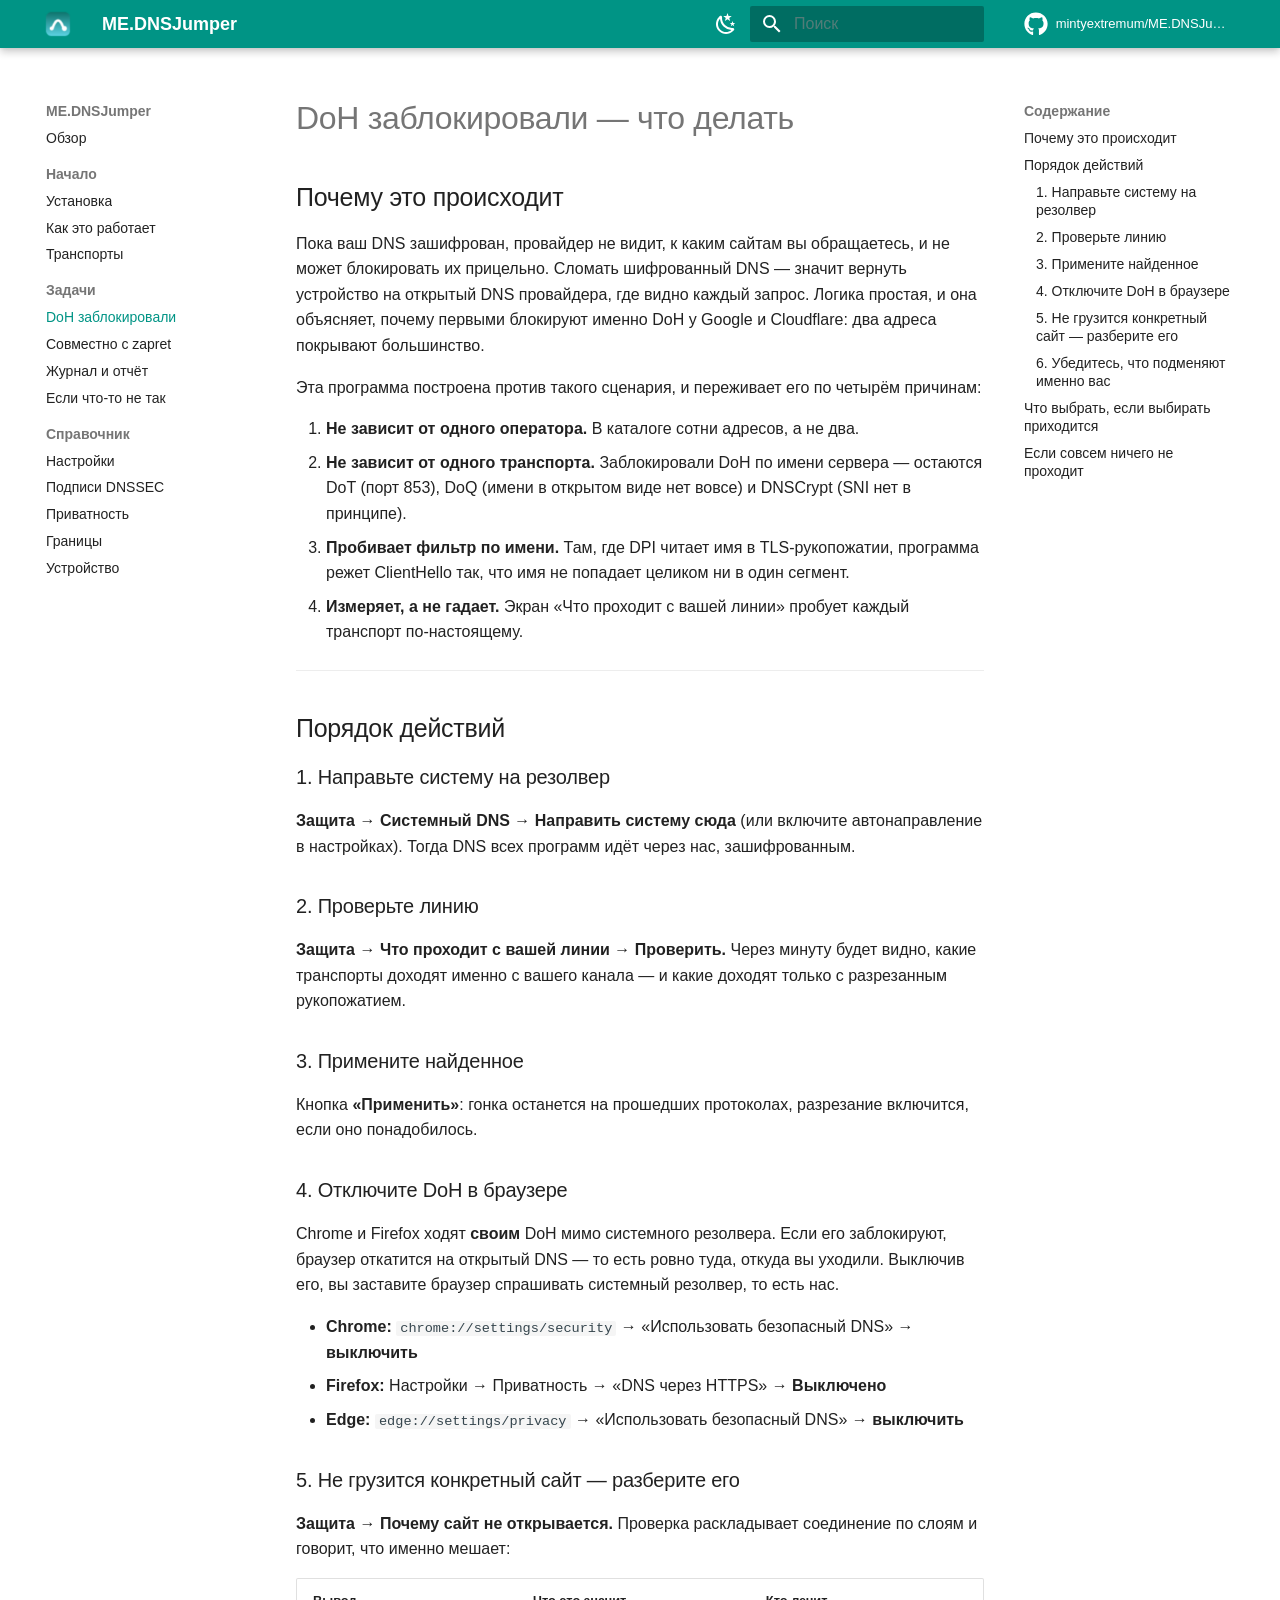
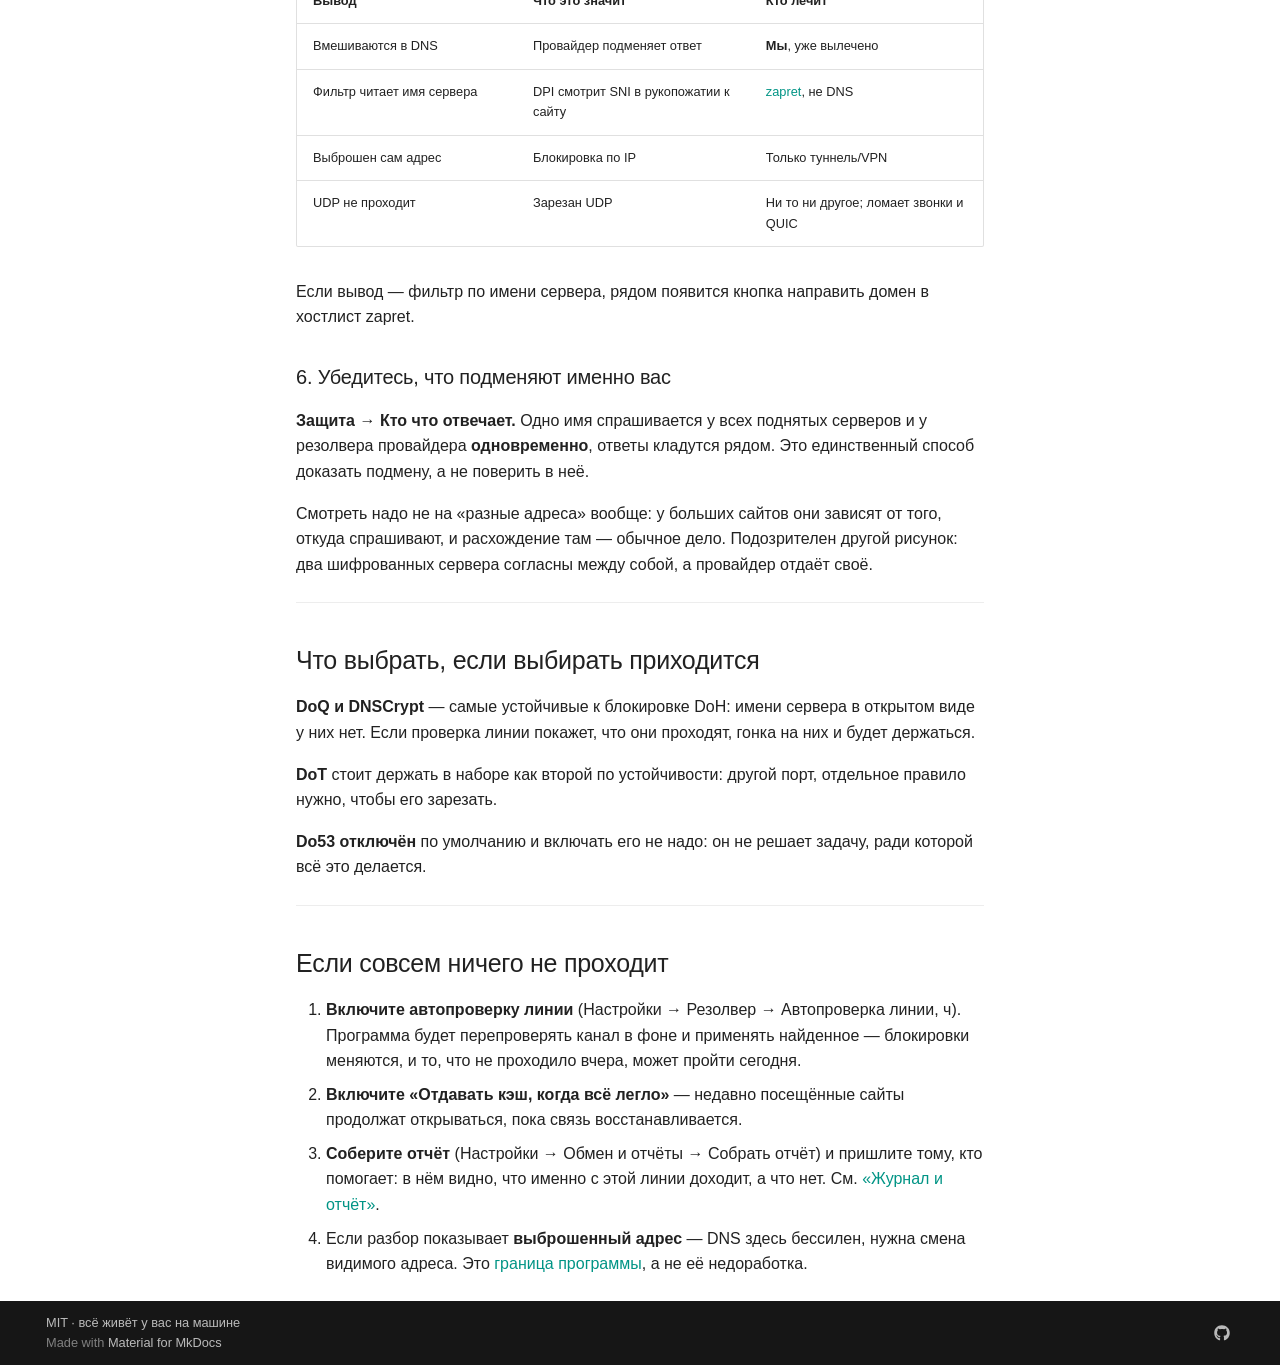
<file: blocking/index.html>
<!doctype html>
<html lang="ru" class="no-js">
  <head>
    
      <meta charset="utf-8">
      <meta name="viewport" content="width=device-width,initial-scale=1">
      
        <meta name="description" content="Ваш DNS — список сайтов, куда вы ходите. Эта программа делает так, чтобы он не уходил провайдеру">
      
      
      
        <link rel="canonical" href="https://mintyextremum.github.io/ME.DNSJumper/blocking/">
      
      
        <link rel="prev" href="../transports/">
      
      
        <link rel="next" href="../zapret/">
      
      
        
      
      
      <link rel="icon" href="../assets/favicon.png">
      <meta name="generator" content="mkdocs-1.6.1, mkdocs-material-9.7.7">
    
    
      
        <title>DoH заблокировали - ME.DNSJumper</title>
      
    
    
      <link rel="stylesheet" href="../assets/stylesheets/main.ec1eaa64.min.css">
      
        
        <link rel="stylesheet" href="../assets/stylesheets/palette.ab4e12ef.min.css">
      
      


    
    
      
    
    
      
    
    
      <link rel="stylesheet" href="../stylesheets/extra.css">
    
    <script>__md_scope=new URL("..",location),__md_hash=e=>[...e].reduce(((e,_)=>(e<<5)-e+_.charCodeAt(0)),0),__md_get=(e,_=localStorage,t=__md_scope)=>JSON.parse(_.getItem(t.pathname+"."+e)),__md_set=(e,_,t=localStorage,a=__md_scope)=>{try{t.setItem(a.pathname+"."+e,JSON.stringify(_))}catch(e){}}</script>
    
      

    
    
  </head>
  
  
    
    
      
    
    
    
    
    <body dir="ltr" data-md-color-scheme="default" data-md-color-primary="teal" data-md-color-accent="teal">
  
    
    <input class="md-toggle" data-md-toggle="drawer" type="checkbox" id="__drawer" autocomplete="off">
    <input class="md-toggle" data-md-toggle="search" type="checkbox" id="__search" autocomplete="off">
    <label class="md-overlay" for="__drawer"></label>
    <div data-md-component="skip">
      
        
        <a href="#doh-заблокировали--что-делать" class="md-skip">
          Перейти к содержанию
        </a>
      
    </div>
    <div data-md-component="announce">
      
    </div>
    
    
      

  

<header class="md-header md-header--shadow" data-md-component="header">
  <nav class="md-header__inner md-grid" aria-label="Верхний колонтитул">
    <a href=".." title="ME.DNSJumper" class="md-header__button md-logo" aria-label="ME.DNSJumper" data-md-component="logo">
      
  <img src="../assets/logo.png" alt="logo">

    </a>
    <label class="md-header__button md-icon" for="__drawer">
      
      <svg xmlns="http://www.w3.org/2000/svg" viewBox="0 0 24 24"><path d="M3 6h18v2H3zm0 5h18v2H3zm0 5h18v2H3z"/></svg>
    </label>
    <div class="md-header__title" data-md-component="header-title">
      <div class="md-header__ellipsis">
        <div class="md-header__topic">
          <span class="md-ellipsis">
            ME.DNSJumper
          </span>
        </div>
        <div class="md-header__topic" data-md-component="header-topic">
          <span class="md-ellipsis">
            
              DoH заблокировали
            
          </span>
        </div>
      </div>
    </div>
    
      
        <form class="md-header__option" data-md-component="palette">
  
    
    
    
    <input class="md-option" data-md-color-media="(prefers-color-scheme: light)" data-md-color-scheme="default" data-md-color-primary="teal" data-md-color-accent="teal"  aria-label="Тёмная тема"  type="radio" name="__palette" id="__palette_0">
    
      <label class="md-header__button md-icon" title="Тёмная тема" for="__palette_1" hidden>
        <svg xmlns="http://www.w3.org/2000/svg" viewBox="0 0 24 24"><path d="m17.75 4.09-2.53 1.94.91 3.06-2.63-1.81-2.63 1.81.91-3.06-2.53-1.94L12.44 4l1.06-3 1.06 3zm3.5 6.91-1.64 1.25.59 1.98-1.7-1.17-1.7 1.17.59-1.98L15.75 11l2.06-.05L18.5 9l.69 1.95zm-2.28 4.95c.83-.08 1.72 1.1 1.19 1.85-.32.45-.66.87-1.08 1.27C15.17 23 8.84 23 4.94 19.07c-3.91-3.9-3.91-10.24 0-14.14.4-.4.82-.76 1.27-1.08.75-.53 1.93.36 1.85 1.19-.27 2.86.69 5.83 2.89 8.02a9.96 9.96 0 0 0 8.02 2.89m-1.64 2.02a12.08 12.08 0 0 1-7.8-3.47c-2.17-2.19-3.33-5-3.49-7.82-2.81 3.14-2.7 7.96.31 10.98 3.02 3.01 7.84 3.12 10.98.31"/></svg>
      </label>
    
  
    
    
    
    <input class="md-option" data-md-color-media="(prefers-color-scheme: dark)" data-md-color-scheme="slate" data-md-color-primary="teal" data-md-color-accent="teal"  aria-label="Светлая тема"  type="radio" name="__palette" id="__palette_1">
    
      <label class="md-header__button md-icon" title="Светлая тема" for="__palette_0" hidden>
        <svg xmlns="http://www.w3.org/2000/svg" viewBox="0 0 24 24"><path d="M12 7a5 5 0 0 1 5 5 5 5 0 0 1-5 5 5 5 0 0 1-5-5 5 5 0 0 1 5-5m0 2a3 3 0 0 0-3 3 3 3 0 0 0 3 3 3 3 0 0 0 3-3 3 3 0 0 0-3-3m0-7 2.39 3.42C13.65 5.15 12.84 5 12 5s-1.65.15-2.39.42zM3.34 7l4.16-.35A7.2 7.2 0 0 0 5.94 8.5c-.44.74-.69 1.5-.83 2.29zm.02 10 1.76-3.77a7.131 7.131 0 0 0 2.38 4.14zM20.65 7l-1.77 3.79a7.02 7.02 0 0 0-2.38-4.15zm-.01 10-4.14.36c.59-.51 1.12-1.14 1.54-1.86.42-.73.69-1.5.83-2.29zM12 22l-2.41-3.44c.74.27 1.55.44 2.41.44.82 0 1.63-.17 2.37-.44z"/></svg>
      </label>
    
  
</form>
      
    
    
      <script>var palette=__md_get("__palette");if(palette&&palette.color){if("(prefers-color-scheme)"===palette.color.media){var media=matchMedia("(prefers-color-scheme: light)"),input=document.querySelector(media.matches?"[data-md-color-media='(prefers-color-scheme: light)']":"[data-md-color-media='(prefers-color-scheme: dark)']");palette.color.media=input.getAttribute("data-md-color-media"),palette.color.scheme=input.getAttribute("data-md-color-scheme"),palette.color.primary=input.getAttribute("data-md-color-primary"),palette.color.accent=input.getAttribute("data-md-color-accent")}for(var[key,value]of Object.entries(palette.color))document.body.setAttribute("data-md-color-"+key,value)}</script>
    
    
    
      
      
        <label class="md-header__button md-icon" for="__search">
          
          <svg xmlns="http://www.w3.org/2000/svg" viewBox="0 0 24 24"><path d="M9.5 3A6.5 6.5 0 0 1 16 9.5c0 1.61-.59 3.09-1.56 4.23l.27.27h.79l5 5-1.5 1.5-5-5v-.79l-.27-.27A6.52 6.52 0 0 1 9.5 16 6.5 6.5 0 0 1 3 9.5 6.5 6.5 0 0 1 9.5 3m0 2C7 5 5 7 5 9.5S7 14 9.5 14 14 12 14 9.5 12 5 9.5 5"/></svg>
        </label>
        <div class="md-search" data-md-component="search" role="dialog">
  <label class="md-search__overlay" for="__search"></label>
  <div class="md-search__inner" role="search">
    <form class="md-search__form" name="search">
      <input type="text" class="md-search__input" name="query" aria-label="Поиск" placeholder="Поиск" autocapitalize="off" autocorrect="off" autocomplete="off" spellcheck="false" data-md-component="search-query" required>
      <label class="md-search__icon md-icon" for="__search">
        
        <svg xmlns="http://www.w3.org/2000/svg" viewBox="0 0 24 24"><path d="M9.5 3A6.5 6.5 0 0 1 16 9.5c0 1.61-.59 3.09-1.56 4.23l.27.27h.79l5 5-1.5 1.5-5-5v-.79l-.27-.27A6.52 6.52 0 0 1 9.5 16 6.5 6.5 0 0 1 3 9.5 6.5 6.5 0 0 1 9.5 3m0 2C7 5 5 7 5 9.5S7 14 9.5 14 14 12 14 9.5 12 5 9.5 5"/></svg>
        
        <svg xmlns="http://www.w3.org/2000/svg" viewBox="0 0 24 24"><path d="M20 11v2H8l5.5 5.5-1.42 1.42L4.16 12l7.92-7.92L13.5 5.5 8 11z"/></svg>
      </label>
      <nav class="md-search__options" aria-label="Поиск">
        
        <button type="reset" class="md-search__icon md-icon" title="Очистить" aria-label="Очистить" tabindex="-1">
          
          <svg xmlns="http://www.w3.org/2000/svg" viewBox="0 0 24 24"><path d="M19 6.41 17.59 5 12 10.59 6.41 5 5 6.41 10.59 12 5 17.59 6.41 19 12 13.41 17.59 19 19 17.59 13.41 12z"/></svg>
        </button>
      </nav>
      
    </form>
    <div class="md-search__output">
      <div class="md-search__scrollwrap" tabindex="0" data-md-scrollfix>
        <div class="md-search-result" data-md-component="search-result">
          <div class="md-search-result__meta">
            Инициализация поиска
          </div>
          <ol class="md-search-result__list" role="presentation"></ol>
        </div>
      </div>
    </div>
  </div>
</div>
      
    
    
      <div class="md-header__source">
        <a href="https://github.com/mintyextremum/ME.DNSJumper" title="Перейти к репозиторию" class="md-source" data-md-component="source">
  <div class="md-source__icon md-icon">
    
    <svg xmlns="http://www.w3.org/2000/svg" viewBox="0 0 512 512"><!--! Font Awesome Free 7.1.0 by @fontawesome - https://fontawesome.com License - https://fontawesome.com/license/free (Icons: CC BY 4.0, Fonts: SIL OFL 1.1, Code: MIT License) Copyright 2025 Fonticons, Inc.--><path d="M173.9 397.4c0 2-2.3 3.6-5.2 3.6-3.3.3-5.6-1.3-5.6-3.6 0-2 2.3-3.6 5.2-3.6 3-.3 5.6 1.3 5.6 3.6m-31.1-4.5c-.7 2 1.3 4.3 4.3 4.9 2.6 1 5.6 0 6.2-2s-1.3-4.3-4.3-5.2c-2.6-.7-5.5.3-6.2 2.3m44.2-1.7c-2.9.7-4.9 2.6-4.6 4.9.3 2 2.9 3.3 5.9 2.6 2.9-.7 4.9-2.6 4.6-4.6-.3-1.9-3-3.2-5.9-2.9M252.8 8C114.1 8 8 113.3 8 252c0 110.9 69.8 205.8 169.5 239.2 12.8 2.3 17.3-5.6 17.3-12.1 0-6.2-.3-40.4-.3-61.4 0 0-70 15-84.7-29.8 0 0-11.4-29.1-27.8-36.6 0 0-22.9-15.7 1.6-15.4 0 0 24.9 2 38.6 25.8 21.9 38.6 58.6 27.5 72.9 20.9 2.3-16 8.8-27.1 16-33.7-55.9-6.2-112.3-14.3-112.3-110.5 0-27.5 7.6-41.3 23.6-58.9-2.6-6.5-11.1-33.3 2.6-67.9 20.9-6.5 69 27 69 27 20-5.6 41.5-8.5 62.8-8.5s42.8 2.9 62.8 8.5c0 0 48.1-33.6 69-27 13.7 34.7 5.2 61.4 2.6 67.9 16 17.7 25.8 31.5 25.8 58.9 0 96.5-58.9 104.2-114.8 110.5 9.2 7.9 17 22.9 17 46.4 0 33.7-.3 75.4-.3 83.6 0 6.5 4.6 14.4 17.3 12.1C436.2 457.8 504 362.9 504 252 504 113.3 391.5 8 252.8 8M105.2 352.9c-1.3 1-1 3.3.7 5.2 1.6 1.6 3.9 2.3 5.2 1 1.3-1 1-3.3-.7-5.2-1.6-1.6-3.9-2.3-5.2-1m-10.8-8.1c-.7 1.3.3 2.9 2.3 3.9 1.6 1 3.6.7 4.3-.7.7-1.3-.3-2.9-2.3-3.9-2-.6-3.6-.3-4.3.7m32.4 35.6c-1.6 1.3-1 4.3 1.3 6.2 2.3 2.3 5.2 2.6 6.5 1 1.3-1.3.7-4.3-1.3-6.2-2.2-2.3-5.2-2.6-6.5-1m-11.4-14.7c-1.6 1-1.6 3.6 0 5.9s4.3 3.3 5.6 2.3c1.6-1.3 1.6-3.9 0-6.2-1.4-2.3-4-3.3-5.6-2"/></svg>
  </div>
  <div class="md-source__repository">
    mintyextremum/ME.DNSJumper
  </div>
</a>
      </div>
    
  </nav>
  
</header>
    
    <div class="md-container" data-md-component="container">
      
      
        
          
        
      
      <main class="md-main" data-md-component="main">
        <div class="md-main__inner md-grid">
          
            
              
              <div class="md-sidebar md-sidebar--primary" data-md-component="sidebar" data-md-type="navigation" >
                <div class="md-sidebar__scrollwrap">
                  <div class="md-sidebar__inner">
                    



<nav class="md-nav md-nav--primary" aria-label="Навигация" data-md-level="0">
  <label class="md-nav__title" for="__drawer">
    <a href=".." title="ME.DNSJumper" class="md-nav__button md-logo" aria-label="ME.DNSJumper" data-md-component="logo">
      
  <img src="../assets/logo.png" alt="logo">

    </a>
    ME.DNSJumper
  </label>
  
    <div class="md-nav__source">
      <a href="https://github.com/mintyextremum/ME.DNSJumper" title="Перейти к репозиторию" class="md-source" data-md-component="source">
  <div class="md-source__icon md-icon">
    
    <svg xmlns="http://www.w3.org/2000/svg" viewBox="0 0 512 512"><!--! Font Awesome Free 7.1.0 by @fontawesome - https://fontawesome.com License - https://fontawesome.com/license/free (Icons: CC BY 4.0, Fonts: SIL OFL 1.1, Code: MIT License) Copyright 2025 Fonticons, Inc.--><path d="M173.9 397.4c0 2-2.3 3.6-5.2 3.6-3.3.3-5.6-1.3-5.6-3.6 0-2 2.3-3.6 5.2-3.6 3-.3 5.6 1.3 5.6 3.6m-31.1-4.5c-.7 2 1.3 4.3 4.3 4.9 2.6 1 5.6 0 6.2-2s-1.3-4.3-4.3-5.2c-2.6-.7-5.5.3-6.2 2.3m44.2-1.7c-2.9.7-4.9 2.6-4.6 4.9.3 2 2.9 3.3 5.9 2.6 2.9-.7 4.9-2.6 4.6-4.6-.3-1.9-3-3.2-5.9-2.9M252.8 8C114.1 8 8 113.3 8 252c0 110.9 69.8 205.8 169.5 239.2 12.8 2.3 17.3-5.6 17.3-12.1 0-6.2-.3-40.4-.3-61.4 0 0-70 15-84.7-29.8 0 0-11.4-29.1-27.8-36.6 0 0-22.9-15.7 1.6-15.4 0 0 24.9 2 38.6 25.8 21.9 38.6 58.6 27.5 72.9 20.9 2.3-16 8.8-27.1 16-33.7-55.9-6.2-112.3-14.3-112.3-110.5 0-27.5 7.6-41.3 23.6-58.9-2.6-6.5-11.1-33.3 2.6-67.9 20.9-6.5 69 27 69 27 20-5.6 41.5-8.5 62.8-8.5s42.8 2.9 62.8 8.5c0 0 48.1-33.6 69-27 13.7 34.7 5.2 61.4 2.6 67.9 16 17.7 25.8 31.5 25.8 58.9 0 96.5-58.9 104.2-114.8 110.5 9.2 7.9 17 22.9 17 46.4 0 33.7-.3 75.4-.3 83.6 0 6.5 4.6 14.4 17.3 12.1C436.2 457.8 504 362.9 504 252 504 113.3 391.5 8 252.8 8M105.2 352.9c-1.3 1-1 3.3.7 5.2 1.6 1.6 3.9 2.3 5.2 1 1.3-1 1-3.3-.7-5.2-1.6-1.6-3.9-2.3-5.2-1m-10.8-8.1c-.7 1.3.3 2.9 2.3 3.9 1.6 1 3.6.7 4.3-.7.7-1.3-.3-2.9-2.3-3.9-2-.6-3.6-.3-4.3.7m32.4 35.6c-1.6 1.3-1 4.3 1.3 6.2 2.3 2.3 5.2 2.6 6.5 1 1.3-1.3.7-4.3-1.3-6.2-2.2-2.3-5.2-2.6-6.5-1m-11.4-14.7c-1.6 1-1.6 3.6 0 5.9s4.3 3.3 5.6 2.3c1.6-1.3 1.6-3.9 0-6.2-1.4-2.3-4-3.3-5.6-2"/></svg>
  </div>
  <div class="md-source__repository">
    mintyextremum/ME.DNSJumper
  </div>
</a>
    </div>
  
  <ul class="md-nav__list" data-md-scrollfix>
    
      
      
  
  
  
  
    <li class="md-nav__item">
      <a href=".." class="md-nav__link">
        
  
  
  <span class="md-ellipsis">
    
  
    Обзор
  

    
  </span>
  
  

      </a>
    </li>
  

    
      
      
  
  
  
  
    
    
    
    
      
        
        
      
    
    
    <li class="md-nav__item md-nav__item--section md-nav__item--nested">
      
        
        
        <input class="md-nav__toggle md-toggle " type="checkbox" id="__nav_2" >
        
          
          <label class="md-nav__link" for="__nav_2" id="__nav_2_label" tabindex="">
            
  
  
  <span class="md-ellipsis">
    
  
    Начало
  

    
  </span>
  
  

            <span class="md-nav__icon md-icon"></span>
          </label>
        
        <nav class="md-nav" data-md-level="1" aria-labelledby="__nav_2_label" aria-expanded="false">
          <label class="md-nav__title" for="__nav_2">
            <span class="md-nav__icon md-icon"></span>
            
  
    Начало
  

          </label>
          <ul class="md-nav__list" data-md-scrollfix>
            
              
                
  
  
  
  
    <li class="md-nav__item">
      <a href="../install/" class="md-nav__link">
        
  
  
  <span class="md-ellipsis">
    
  
    Установка
  

    
  </span>
  
  

      </a>
    </li>
  

              
            
              
                
  
  
  
  
    <li class="md-nav__item">
      <a href="../how-it-works/" class="md-nav__link">
        
  
  
  <span class="md-ellipsis">
    
  
    Как это работает
  

    
  </span>
  
  

      </a>
    </li>
  

              
            
              
                
  
  
  
  
    <li class="md-nav__item">
      <a href="../transports/" class="md-nav__link">
        
  
  
  <span class="md-ellipsis">
    
  
    Транспорты
  

    
  </span>
  
  

      </a>
    </li>
  

              
            
          </ul>
        </nav>
      
    </li>
  

    
      
      
  
  
    
  
  
  
    
    
    
    
      
        
        
      
    
    
    <li class="md-nav__item md-nav__item--active md-nav__item--section md-nav__item--nested">
      
        
        
        <input class="md-nav__toggle md-toggle " type="checkbox" id="__nav_3" checked>
        
          
          <label class="md-nav__link" for="__nav_3" id="__nav_3_label" tabindex="">
            
  
  
  <span class="md-ellipsis">
    
  
    Задачи
  

    
  </span>
  
  

            <span class="md-nav__icon md-icon"></span>
          </label>
        
        <nav class="md-nav" data-md-level="1" aria-labelledby="__nav_3_label" aria-expanded="true">
          <label class="md-nav__title" for="__nav_3">
            <span class="md-nav__icon md-icon"></span>
            
  
    Задачи
  

          </label>
          <ul class="md-nav__list" data-md-scrollfix>
            
              
                
  
  
    
  
  
  
    <li class="md-nav__item md-nav__item--active">
      
      <input class="md-nav__toggle md-toggle" type="checkbox" id="__toc">
      
      
        
      
      
        <label class="md-nav__link md-nav__link--active" for="__toc">
          
  
  
  <span class="md-ellipsis">
    
  
    DoH заблокировали
  

    
  </span>
  
  

          <span class="md-nav__icon md-icon"></span>
        </label>
      
      <a href="./" class="md-nav__link md-nav__link--active">
        
  
  
  <span class="md-ellipsis">
    
  
    DoH заблокировали
  

    
  </span>
  
  

      </a>
      
        

<nav class="md-nav md-nav--secondary" aria-label="Содержание">
  
  
  
    
  
  
    <label class="md-nav__title" for="__toc">
      <span class="md-nav__icon md-icon"></span>
      Содержание
    </label>
    <ul class="md-nav__list" data-md-component="toc" data-md-scrollfix>
      
        <li class="md-nav__item">
  <a href="#почему-это-происходит" class="md-nav__link">
    <span class="md-ellipsis">
      
        Почему это происходит
      
    </span>
  </a>
  
</li>
      
        <li class="md-nav__item">
  <a href="#порядок-действий" class="md-nav__link">
    <span class="md-ellipsis">
      
        Порядок действий
      
    </span>
  </a>
  
    <nav class="md-nav" aria-label="Порядок действий">
      <ul class="md-nav__list">
        
          <li class="md-nav__item">
  <a href="#1-направьте-систему-на-резолвер" class="md-nav__link">
    <span class="md-ellipsis">
      
        1. Направьте систему на резолвер
      
    </span>
  </a>
  
</li>
        
          <li class="md-nav__item">
  <a href="#2-проверьте-линию" class="md-nav__link">
    <span class="md-ellipsis">
      
        2. Проверьте линию
      
    </span>
  </a>
  
</li>
        
          <li class="md-nav__item">
  <a href="#3-примените-найденное" class="md-nav__link">
    <span class="md-ellipsis">
      
        3. Примените найденное
      
    </span>
  </a>
  
</li>
        
          <li class="md-nav__item">
  <a href="#4-отключите-doh-в-браузере" class="md-nav__link">
    <span class="md-ellipsis">
      
        4. Отключите DoH в браузере
      
    </span>
  </a>
  
</li>
        
          <li class="md-nav__item">
  <a href="#5-не-грузится-конкретный-сайт--разберите-его" class="md-nav__link">
    <span class="md-ellipsis">
      
        5. Не грузится конкретный сайт — разберите его
      
    </span>
  </a>
  
</li>
        
          <li class="md-nav__item">
  <a href="#6-убедитесь-что-подменяют-именно-вас" class="md-nav__link">
    <span class="md-ellipsis">
      
        6. Убедитесь, что подменяют именно вас
      
    </span>
  </a>
  
</li>
        
      </ul>
    </nav>
  
</li>
      
        <li class="md-nav__item">
  <a href="#что-выбрать-если-выбирать-приходится" class="md-nav__link">
    <span class="md-ellipsis">
      
        Что выбрать, если выбирать приходится
      
    </span>
  </a>
  
</li>
      
        <li class="md-nav__item">
  <a href="#если-совсем-ничего-не-проходит" class="md-nav__link">
    <span class="md-ellipsis">
      
        Если совсем ничего не проходит
      
    </span>
  </a>
  
</li>
      
    </ul>
  
</nav>
      
    </li>
  

              
            
              
                
  
  
  
  
    <li class="md-nav__item">
      <a href="../zapret/" class="md-nav__link">
        
  
  
  <span class="md-ellipsis">
    
  
    Совместно с zapret
  

    
  </span>
  
  

      </a>
    </li>
  

              
            
              
                
  
  
  
  
    <li class="md-nav__item">
      <a href="../journal/" class="md-nav__link">
        
  
  
  <span class="md-ellipsis">
    
  
    Журнал и отчёт
  

    
  </span>
  
  

      </a>
    </li>
  

              
            
              
                
  
  
  
  
    <li class="md-nav__item">
      <a href="../troubleshooting/" class="md-nav__link">
        
  
  
  <span class="md-ellipsis">
    
  
    Если что-то не так
  

    
  </span>
  
  

      </a>
    </li>
  

              
            
          </ul>
        </nav>
      
    </li>
  

    
      
      
  
  
  
  
    
    
    
    
      
        
        
      
    
    
    <li class="md-nav__item md-nav__item--section md-nav__item--nested">
      
        
        
        <input class="md-nav__toggle md-toggle " type="checkbox" id="__nav_4" >
        
          
          <label class="md-nav__link" for="__nav_4" id="__nav_4_label" tabindex="">
            
  
  
  <span class="md-ellipsis">
    
  
    Справочник
  

    
  </span>
  
  

            <span class="md-nav__icon md-icon"></span>
          </label>
        
        <nav class="md-nav" data-md-level="1" aria-labelledby="__nav_4_label" aria-expanded="false">
          <label class="md-nav__title" for="__nav_4">
            <span class="md-nav__icon md-icon"></span>
            
  
    Справочник
  

          </label>
          <ul class="md-nav__list" data-md-scrollfix>
            
              
                
  
  
  
  
    <li class="md-nav__item">
      <a href="../settings/" class="md-nav__link">
        
  
  
  <span class="md-ellipsis">
    
  
    Настройки
  

    
  </span>
  
  

      </a>
    </li>
  

              
            
              
                
  
  
  
  
    <li class="md-nav__item">
      <a href="../dnssec/" class="md-nav__link">
        
  
  
  <span class="md-ellipsis">
    
  
    Подписи DNSSEC
  

    
  </span>
  
  

      </a>
    </li>
  

              
            
              
                
  
  
  
  
    <li class="md-nav__item">
      <a href="../privacy/" class="md-nav__link">
        
  
  
  <span class="md-ellipsis">
    
  
    Приватность
  

    
  </span>
  
  

      </a>
    </li>
  

              
            
              
                
  
  
  
  
    <li class="md-nav__item">
      <a href="../limits/" class="md-nav__link">
        
  
  
  <span class="md-ellipsis">
    
  
    Границы
  

    
  </span>
  
  

      </a>
    </li>
  

              
            
              
                
  
  
  
  
    <li class="md-nav__item">
      <a href="../architecture/" class="md-nav__link">
        
  
  
  <span class="md-ellipsis">
    
  
    Устройство
  

    
  </span>
  
  

      </a>
    </li>
  

              
            
          </ul>
        </nav>
      
    </li>
  

    
  </ul>
</nav>
                  </div>
                </div>
              </div>
            
            
              
              <div class="md-sidebar md-sidebar--secondary" data-md-component="sidebar" data-md-type="toc" >
                <div class="md-sidebar__scrollwrap">
                  <div class="md-sidebar__inner">
                    

<nav class="md-nav md-nav--secondary" aria-label="Содержание">
  
  
  
    
  
  
    <label class="md-nav__title" for="__toc">
      <span class="md-nav__icon md-icon"></span>
      Содержание
    </label>
    <ul class="md-nav__list" data-md-component="toc" data-md-scrollfix>
      
        <li class="md-nav__item">
  <a href="#почему-это-происходит" class="md-nav__link">
    <span class="md-ellipsis">
      
        Почему это происходит
      
    </span>
  </a>
  
</li>
      
        <li class="md-nav__item">
  <a href="#порядок-действий" class="md-nav__link">
    <span class="md-ellipsis">
      
        Порядок действий
      
    </span>
  </a>
  
    <nav class="md-nav" aria-label="Порядок действий">
      <ul class="md-nav__list">
        
          <li class="md-nav__item">
  <a href="#1-направьте-систему-на-резолвер" class="md-nav__link">
    <span class="md-ellipsis">
      
        1. Направьте систему на резолвер
      
    </span>
  </a>
  
</li>
        
          <li class="md-nav__item">
  <a href="#2-проверьте-линию" class="md-nav__link">
    <span class="md-ellipsis">
      
        2. Проверьте линию
      
    </span>
  </a>
  
</li>
        
          <li class="md-nav__item">
  <a href="#3-примените-найденное" class="md-nav__link">
    <span class="md-ellipsis">
      
        3. Примените найденное
      
    </span>
  </a>
  
</li>
        
          <li class="md-nav__item">
  <a href="#4-отключите-doh-в-браузере" class="md-nav__link">
    <span class="md-ellipsis">
      
        4. Отключите DoH в браузере
      
    </span>
  </a>
  
</li>
        
          <li class="md-nav__item">
  <a href="#5-не-грузится-конкретный-сайт--разберите-его" class="md-nav__link">
    <span class="md-ellipsis">
      
        5. Не грузится конкретный сайт — разберите его
      
    </span>
  </a>
  
</li>
        
          <li class="md-nav__item">
  <a href="#6-убедитесь-что-подменяют-именно-вас" class="md-nav__link">
    <span class="md-ellipsis">
      
        6. Убедитесь, что подменяют именно вас
      
    </span>
  </a>
  
</li>
        
      </ul>
    </nav>
  
</li>
      
        <li class="md-nav__item">
  <a href="#что-выбрать-если-выбирать-приходится" class="md-nav__link">
    <span class="md-ellipsis">
      
        Что выбрать, если выбирать приходится
      
    </span>
  </a>
  
</li>
      
        <li class="md-nav__item">
  <a href="#если-совсем-ничего-не-проходит" class="md-nav__link">
    <span class="md-ellipsis">
      
        Если совсем ничего не проходит
      
    </span>
  </a>
  
</li>
      
    </ul>
  
</nav>
                  </div>
                </div>
              </div>
            
          
          
            <div class="md-content" data-md-component="content">
              
              <article class="md-content__inner md-typeset">
                
                  



<h1 id="doh-заблокировали--что-делать">DoH заблокировали — что делать<a class="headerlink" href="#doh-заблокировали--что-делать" title="Permanent link">&para;</a></h1>
<h2 id="почему-это-происходит">Почему это происходит<a class="headerlink" href="#почему-это-происходит" title="Permanent link">&para;</a></h2>
<p>Пока ваш DNS зашифрован, провайдер не видит, к каким сайтам вы обращаетесь, и не может
блокировать их прицельно. Сломать шифрованный DNS — значит вернуть устройство на открытый
DNS провайдера, где видно каждый запрос. Логика простая, и она объясняет, почему первыми
блокируют именно DoH у Google и Cloudflare: два адреса покрывают большинство.</p>
<p>Эта программа построена против такого сценария, и переживает его по четырём причинам:</p>
<ol>
<li><strong>Не зависит от одного оператора.</strong> В каталоге сотни адресов, а не два.</li>
<li><strong>Не зависит от одного транспорта.</strong> Заблокировали DoH по имени сервера — остаются DoT
   (порт 853), DoQ (имени в открытом виде нет вовсе) и DNSCrypt (SNI нет в принципе).</li>
<li><strong>Пробивает фильтр по имени.</strong> Там, где DPI читает имя в TLS-рукопожатии, программа
   режет ClientHello так, что имя не попадает целиком ни в один сегмент.</li>
<li><strong>Измеряет, а не гадает.</strong> Экран «Что проходит с вашей линии» пробует каждый транспорт
   по-настоящему.</li>
</ol>
<hr />
<h2 id="порядок-действий">Порядок действий<a class="headerlink" href="#порядок-действий" title="Permanent link">&para;</a></h2>
<h3 id="1-направьте-систему-на-резолвер">1. Направьте систему на резолвер<a class="headerlink" href="#1-направьте-систему-на-резолвер" title="Permanent link">&para;</a></h3>
<p><strong>Защита → Системный DNS → Направить систему сюда</strong> (или включите автонаправление в
настройках). Тогда DNS всех программ идёт через нас, зашифрованным.</p>
<h3 id="2-проверьте-линию">2. Проверьте линию<a class="headerlink" href="#2-проверьте-линию" title="Permanent link">&para;</a></h3>
<p><strong>Защита → Что проходит с вашей линии → Проверить.</strong> Через минуту будет видно, какие
транспорты доходят именно с вашего канала — и какие доходят только с разрезанным
рукопожатием.</p>
<h3 id="3-примените-найденное">3. Примените найденное<a class="headerlink" href="#3-примените-найденное" title="Permanent link">&para;</a></h3>
<p>Кнопка <strong>«Применить»</strong>: гонка останется на прошедших протоколах, разрезание включится, если
оно понадобилось.</p>
<h3 id="4-отключите-doh-в-браузере">4. Отключите DoH в браузере<a class="headerlink" href="#4-отключите-doh-в-браузере" title="Permanent link">&para;</a></h3>
<p>Chrome и Firefox ходят <strong>своим</strong> DoH мимо системного резолвера. Если его заблокируют,
браузер откатится на открытый DNS — то есть ровно туда, откуда вы уходили. Выключив его, вы
заставите браузер спрашивать системный резолвер, то есть нас.</p>
<ul>
<li><strong>Chrome:</strong> <code>chrome://settings/security</code> → «Использовать безопасный DNS» → <strong>выключить</strong></li>
<li><strong>Firefox:</strong> Настройки → Приватность → «DNS через HTTPS» → <strong>Выключено</strong></li>
<li><strong>Edge:</strong> <code>edge://settings/privacy</code> → «Использовать безопасный DNS» → <strong>выключить</strong></li>
</ul>
<h3 id="5-не-грузится-конкретный-сайт--разберите-его">5. Не грузится конкретный сайт — разберите его<a class="headerlink" href="#5-не-грузится-конкретный-сайт--разберите-его" title="Permanent link">&para;</a></h3>
<p><strong>Защита → Почему сайт не открывается.</strong> Проверка раскладывает соединение по слоям и
говорит, что именно мешает:</p>
<table>
<thead>
<tr>
<th>Вывод</th>
<th>Что это значит</th>
<th>Кто лечит</th>
</tr>
</thead>
<tbody>
<tr>
<td>Вмешиваются в DNS</td>
<td>Провайдер подменяет ответ</td>
<td><strong>Мы</strong>, уже вылечено</td>
</tr>
<tr>
<td>Фильтр читает имя сервера</td>
<td>DPI смотрит SNI в рукопожатии к сайту</td>
<td><a href="../zapret/">zapret</a>, не DNS</td>
</tr>
<tr>
<td>Выброшен сам адрес</td>
<td>Блокировка по IP</td>
<td>Только туннель/VPN</td>
</tr>
<tr>
<td>UDP не проходит</td>
<td>Зарезан UDP</td>
<td>Ни то ни другое; ломает звонки и QUIC</td>
</tr>
</tbody>
</table>
<p>Если вывод — фильтр по имени сервера, рядом появится кнопка направить домен в хостлист
zapret.</p>
<h3 id="6-убедитесь-что-подменяют-именно-вас">6. Убедитесь, что подменяют именно вас<a class="headerlink" href="#6-убедитесь-что-подменяют-именно-вас" title="Permanent link">&para;</a></h3>
<p><strong>Защита → Кто что отвечает.</strong> Одно имя спрашивается у всех поднятых серверов и у резолвера
провайдера <strong>одновременно</strong>, ответы кладутся рядом. Это единственный способ доказать
подмену, а не поверить в неё.</p>
<p>Смотреть надо не на «разные адреса» вообще: у больших сайтов они зависят от того, откуда
спрашивают, и расхождение там — обычное дело. Подозрителен другой рисунок: два шифрованных
сервера согласны между собой, а провайдер отдаёт своё.</p>
<hr />
<h2 id="что-выбрать-если-выбирать-приходится">Что выбрать, если выбирать приходится<a class="headerlink" href="#что-выбрать-если-выбирать-приходится" title="Permanent link">&para;</a></h2>
<p><strong>DoQ и DNSCrypt</strong> — самые устойчивые к блокировке DoH: имени сервера в открытом виде у них
нет. Если проверка линии покажет, что они проходят, гонка на них и будет держаться.</p>
<p><strong>DoT</strong> стоит держать в наборе как второй по устойчивости: другой порт, отдельное правило
нужно, чтобы его зарезать.</p>
<p><strong>Do53 отключён</strong> по умолчанию и включать его не надо: он не решает задачу, ради которой всё
это делается.</p>
<hr />
<h2 id="если-совсем-ничего-не-проходит">Если совсем ничего не проходит<a class="headerlink" href="#если-совсем-ничего-не-проходит" title="Permanent link">&para;</a></h2>
<ol>
<li><strong>Включите автопроверку линии</strong> (Настройки → Резолвер → Автопроверка линии, ч). Программа
   будет перепроверять канал в фоне и применять найденное — блокировки меняются, и то, что
   не проходило вчера, может пройти сегодня.</li>
<li><strong>Включите «Отдавать кэш, когда всё легло»</strong> — недавно посещённые сайты продолжат
   открываться, пока связь восстанавливается.</li>
<li><strong>Соберите отчёт</strong> (Настройки → Обмен и отчёты → Собрать отчёт) и пришлите тому, кто
   помогает: в нём видно, что именно с этой линии доходит, а что нет. См.
   <a href="../journal/">«Журнал и отчёт»</a>.</li>
<li>Если разбор показывает <strong>выброшенный адрес</strong> — DNS здесь бессилен, нужна смена видимого
   адреса. Это <a href="../limits/">граница программы</a>, а не её недоработка.</li>
</ol>












                
              </article>
            </div>
          
          
<script>var target=document.getElementById(location.hash.slice(1));target&&target.name&&(target.checked=target.name.startsWith("__tabbed_"))</script>
        </div>
        
          <button type="button" class="md-top md-icon" data-md-component="top" hidden>
  
  <svg xmlns="http://www.w3.org/2000/svg" viewBox="0 0 24 24"><path d="M13 20h-2V8l-5.5 5.5-1.42-1.42L12 4.16l7.92 7.92-1.42 1.42L13 8z"/></svg>
  К началу
</button>
        
      </main>
      
        <footer class="md-footer">
  
  <div class="md-footer-meta md-typeset">
    <div class="md-footer-meta__inner md-grid">
      <div class="md-copyright">
  
    <div class="md-copyright__highlight">
      MIT · всё живёт у вас на машине
    </div>
  
  
    Made with
    <a href="https://squidfunk.github.io/mkdocs-material/" target="_blank" rel="noopener">
      Material for MkDocs
    </a>
  
</div>
      
        
<div class="md-social">
  
    
    
    
    
      
      
    
    <a href="https://github.com/mintyextremum/ME.DNSJumper" target="_blank" rel="noopener" title="github.com" class="md-social__link">
      <svg xmlns="http://www.w3.org/2000/svg" viewBox="0 0 512 512"><!--! Font Awesome Free 7.1.0 by @fontawesome - https://fontawesome.com License - https://fontawesome.com/license/free (Icons: CC BY 4.0, Fonts: SIL OFL 1.1, Code: MIT License) Copyright 2025 Fonticons, Inc.--><path d="M173.9 397.4c0 2-2.3 3.6-5.2 3.6-3.3.3-5.6-1.3-5.6-3.6 0-2 2.3-3.6 5.2-3.6 3-.3 5.6 1.3 5.6 3.6m-31.1-4.5c-.7 2 1.3 4.3 4.3 4.9 2.6 1 5.6 0 6.2-2s-1.3-4.3-4.3-5.2c-2.6-.7-5.5.3-6.2 2.3m44.2-1.7c-2.9.7-4.9 2.6-4.6 4.9.3 2 2.9 3.3 5.9 2.6 2.9-.7 4.9-2.6 4.6-4.6-.3-1.9-3-3.2-5.9-2.9M252.8 8C114.1 8 8 113.3 8 252c0 110.9 69.8 205.8 169.5 239.2 12.8 2.3 17.3-5.6 17.3-12.1 0-6.2-.3-40.4-.3-61.4 0 0-70 15-84.7-29.8 0 0-11.4-29.1-27.8-36.6 0 0-22.9-15.7 1.6-15.4 0 0 24.9 2 38.6 25.8 21.9 38.6 58.6 27.5 72.9 20.9 2.3-16 8.8-27.1 16-33.7-55.9-6.2-112.3-14.3-112.3-110.5 0-27.5 7.6-41.3 23.6-58.9-2.6-6.5-11.1-33.3 2.6-67.9 20.9-6.5 69 27 69 27 20-5.6 41.5-8.5 62.8-8.5s42.8 2.9 62.8 8.5c0 0 48.1-33.6 69-27 13.7 34.7 5.2 61.4 2.6 67.9 16 17.7 25.8 31.5 25.8 58.9 0 96.5-58.9 104.2-114.8 110.5 9.2 7.9 17 22.9 17 46.4 0 33.7-.3 75.4-.3 83.6 0 6.5 4.6 14.4 17.3 12.1C436.2 457.8 504 362.9 504 252 504 113.3 391.5 8 252.8 8M105.2 352.9c-1.3 1-1 3.3.7 5.2 1.6 1.6 3.9 2.3 5.2 1 1.3-1 1-3.3-.7-5.2-1.6-1.6-3.9-2.3-5.2-1m-10.8-8.1c-.7 1.3.3 2.9 2.3 3.9 1.6 1 3.6.7 4.3-.7.7-1.3-.3-2.9-2.3-3.9-2-.6-3.6-.3-4.3.7m32.4 35.6c-1.6 1.3-1 4.3 1.3 6.2 2.3 2.3 5.2 2.6 6.5 1 1.3-1.3.7-4.3-1.3-6.2-2.2-2.3-5.2-2.6-6.5-1m-11.4-14.7c-1.6 1-1.6 3.6 0 5.9s4.3 3.3 5.6 2.3c1.6-1.3 1.6-3.9 0-6.2-1.4-2.3-4-3.3-5.6-2"/></svg>
    </a>
  
</div>
      
    </div>
  </div>
</footer>
      
    </div>
    <div class="md-dialog" data-md-component="dialog">
      <div class="md-dialog__inner md-typeset"></div>
    </div>
    
    
    
      
      
      <script id="__config" type="application/json">{"annotate": null, "base": "..", "features": ["navigation.instant", "navigation.tracking", "navigation.sections", "navigation.top", "content.code.copy", "search.highlight", "toc.follow"], "search": "../assets/javascripts/workers/search.2c215733.min.js", "tags": null, "translations": {"clipboard.copied": "\u0421\u043a\u043e\u043f\u0438\u0440\u043e\u0432\u0430\u043d\u043e \u0432 \u0431\u0443\u0444\u0435\u0440", "clipboard.copy": "\u041a\u043e\u043f\u0438\u0440\u043e\u0432\u0430\u0442\u044c \u0432 \u0431\u0443\u0444\u0435\u0440", "search.result.more.one": "\u0415\u0449\u0451 1 \u043d\u0430 \u044d\u0442\u043e\u0439 \u0441\u0442\u0440\u0430\u043d\u0438\u0446\u0435", "search.result.more.other": "\u0415\u0449\u0451 # \u043d\u0430 \u044d\u0442\u043e\u0439 \u0441\u0442\u0440\u0430\u043d\u0438\u0446\u0435", "search.result.none": "\u0421\u043e\u0432\u043f\u0430\u0434\u0435\u043d\u0438\u0439 \u043d\u0435 \u043d\u0430\u0439\u0434\u0435\u043d\u043e", "search.result.one": "\u041d\u0430\u0439\u0434\u0435\u043d\u043e 1 \u0441\u043e\u0432\u043f\u0430\u0434\u0435\u043d\u0438\u0435", "search.result.other": "\u041d\u0430\u0439\u0434\u0435\u043d\u043e \u0441\u043e\u0432\u043f\u0430\u0434\u0435\u043d\u0438\u0439: #", "search.result.placeholder": "\u041d\u0430\u0447\u043d\u0438\u0442\u0435 \u043f\u0435\u0447\u0430\u0442\u0430\u0442\u044c \u0434\u043b\u044f \u043f\u043e\u0438\u0441\u043a\u0430", "search.result.term.missing": "\u041e\u0442\u0441\u0443\u0442\u0441\u0442\u0432\u0443\u0435\u0442", "select.version": "\u0412\u044b\u0431\u0435\u0440\u0438\u0442\u0435 \u0432\u0435\u0440\u0441\u0438\u044e"}, "version": null}</script>
    
    
      <script src="../assets/javascripts/bundle.d7400e89.min.js"></script>
      
    
  </body>
</html>
</file>
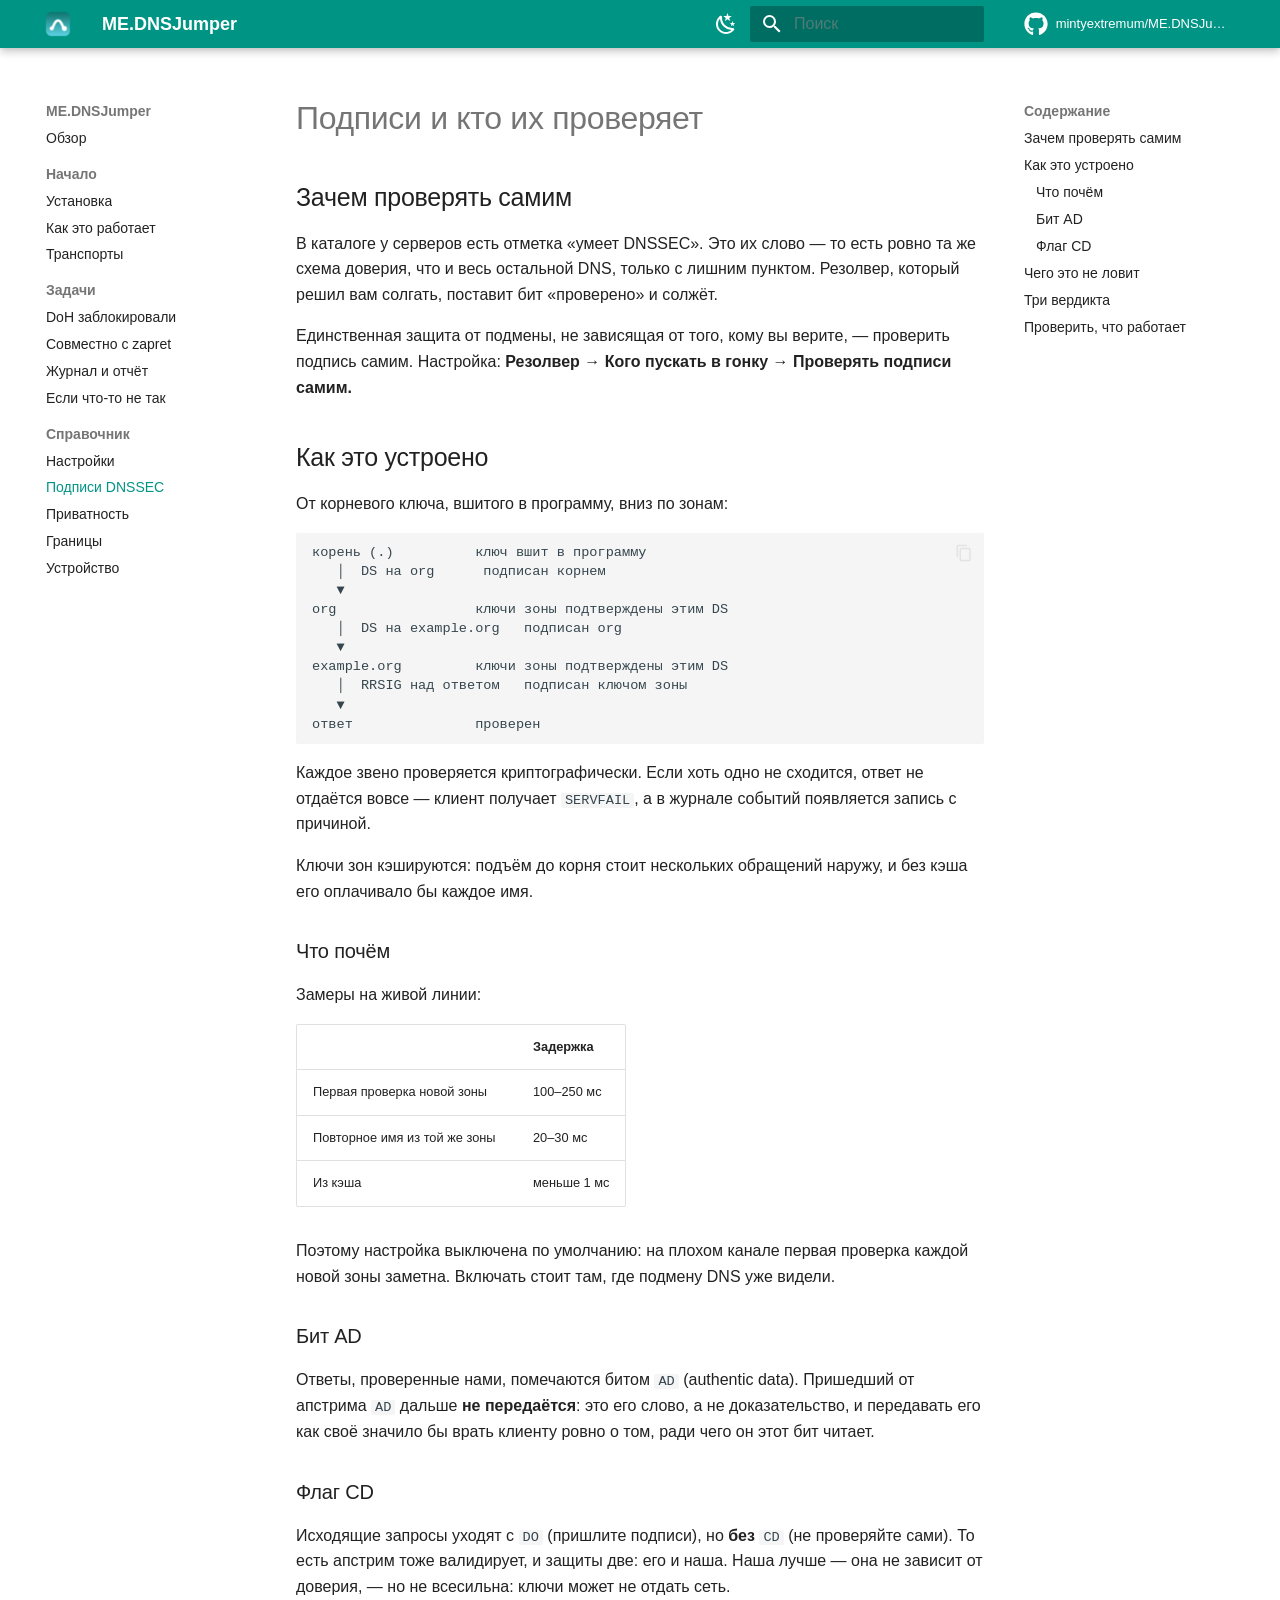
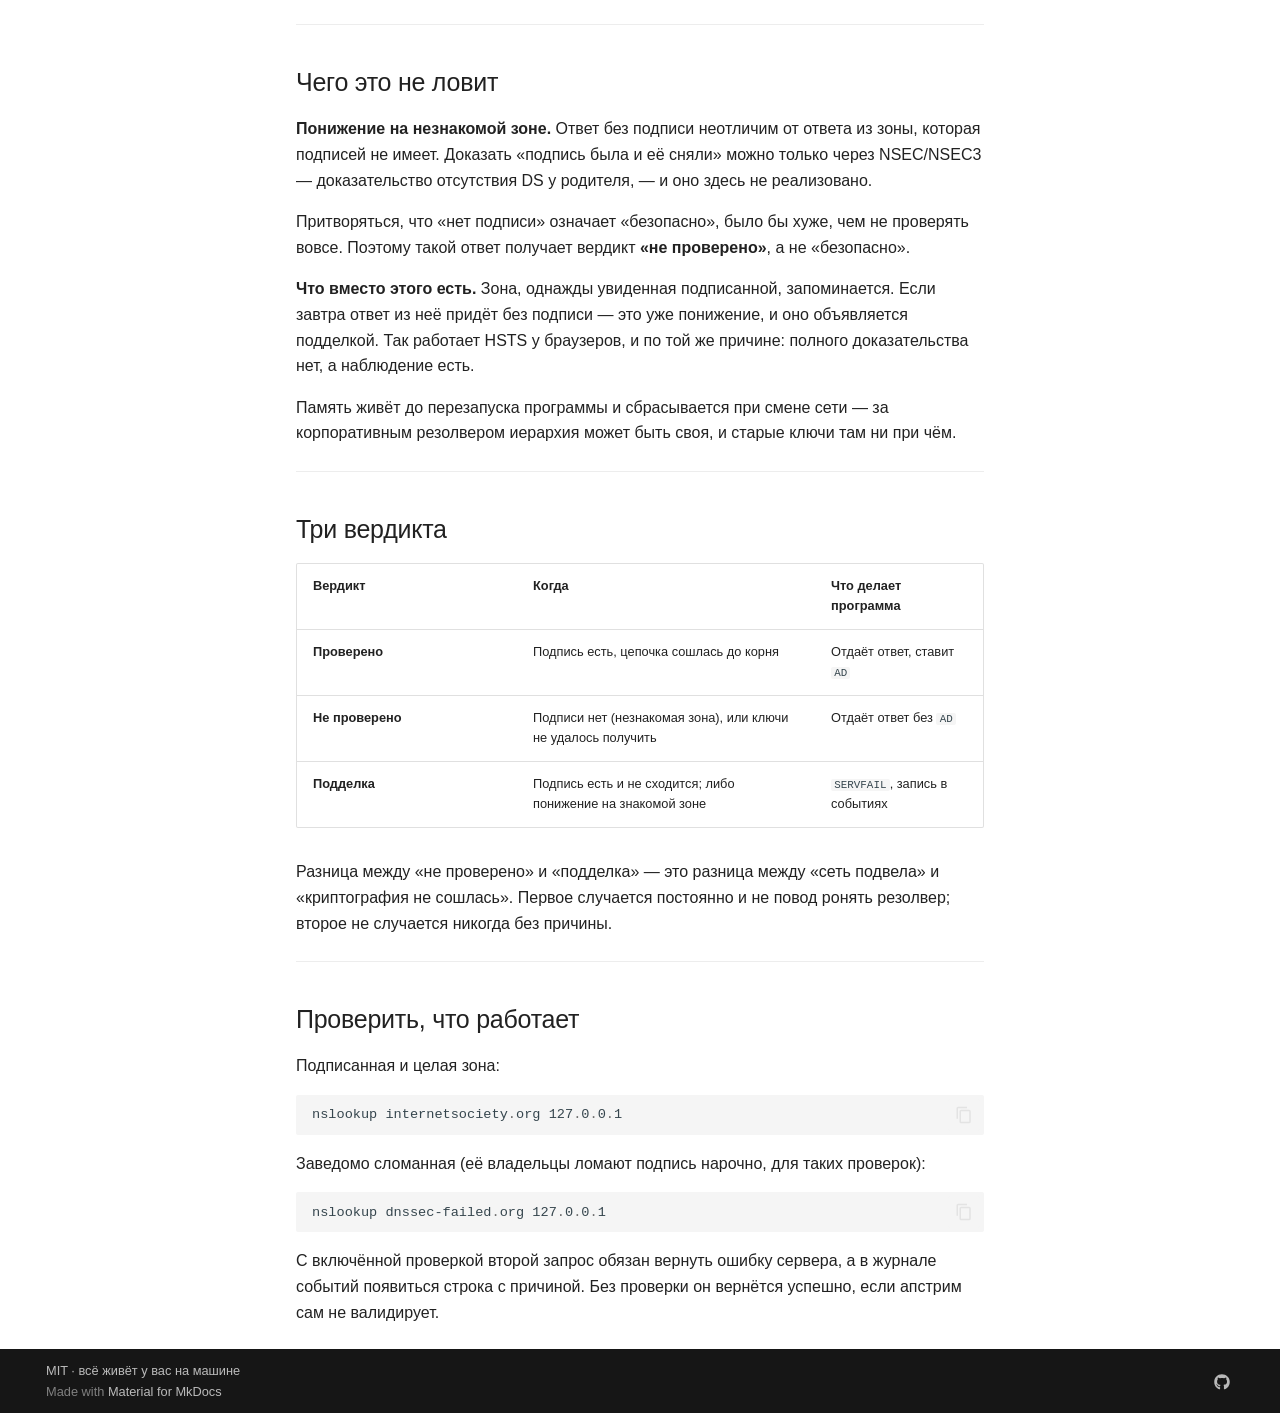
<file: dnssec/index.html>
<!doctype html>
<html lang="ru" class="no-js">
  <head>
    
      <meta charset="utf-8">
      <meta name="viewport" content="width=device-width,initial-scale=1">
      
        <meta name="description" content="Ваш DNS — список сайтов, куда вы ходите. Эта программа делает так, чтобы он не уходил провайдеру">
      
      
      
        <link rel="canonical" href="https://mintyextremum.github.io/ME.DNSJumper/dnssec/">
      
      
        <link rel="prev" href="../settings/">
      
      
        <link rel="next" href="../privacy/">
      
      
        
      
      
      <link rel="icon" href="../assets/favicon.png">
      <meta name="generator" content="mkdocs-1.6.1, mkdocs-material-9.7.7">
    
    
      
        <title>Подписи DNSSEC - ME.DNSJumper</title>
      
    
    
      <link rel="stylesheet" href="../assets/stylesheets/main.ec1eaa64.min.css">
      
        
        <link rel="stylesheet" href="../assets/stylesheets/palette.ab4e12ef.min.css">
      
      


    
    
      
    
    
      
    
    
      <link rel="stylesheet" href="../stylesheets/extra.css">
    
    <script>__md_scope=new URL("..",location),__md_hash=e=>[...e].reduce(((e,_)=>(e<<5)-e+_.charCodeAt(0)),0),__md_get=(e,_=localStorage,t=__md_scope)=>JSON.parse(_.getItem(t.pathname+"."+e)),__md_set=(e,_,t=localStorage,a=__md_scope)=>{try{t.setItem(a.pathname+"."+e,JSON.stringify(_))}catch(e){}}</script>
    
      

    
    
  </head>
  
  
    
    
      
    
    
    
    
    <body dir="ltr" data-md-color-scheme="default" data-md-color-primary="teal" data-md-color-accent="teal">
  
    
    <input class="md-toggle" data-md-toggle="drawer" type="checkbox" id="__drawer" autocomplete="off">
    <input class="md-toggle" data-md-toggle="search" type="checkbox" id="__search" autocomplete="off">
    <label class="md-overlay" for="__drawer"></label>
    <div data-md-component="skip">
      
        
        <a href="#подписи-и-кто-их-проверяет" class="md-skip">
          Перейти к содержанию
        </a>
      
    </div>
    <div data-md-component="announce">
      
    </div>
    
    
      

  

<header class="md-header md-header--shadow" data-md-component="header">
  <nav class="md-header__inner md-grid" aria-label="Верхний колонтитул">
    <a href=".." title="ME.DNSJumper" class="md-header__button md-logo" aria-label="ME.DNSJumper" data-md-component="logo">
      
  <img src="../assets/logo.png" alt="logo">

    </a>
    <label class="md-header__button md-icon" for="__drawer">
      
      <svg xmlns="http://www.w3.org/2000/svg" viewBox="0 0 24 24"><path d="M3 6h18v2H3zm0 5h18v2H3zm0 5h18v2H3z"/></svg>
    </label>
    <div class="md-header__title" data-md-component="header-title">
      <div class="md-header__ellipsis">
        <div class="md-header__topic">
          <span class="md-ellipsis">
            ME.DNSJumper
          </span>
        </div>
        <div class="md-header__topic" data-md-component="header-topic">
          <span class="md-ellipsis">
            
              Подписи DNSSEC
            
          </span>
        </div>
      </div>
    </div>
    
      
        <form class="md-header__option" data-md-component="palette">
  
    
    
    
    <input class="md-option" data-md-color-media="(prefers-color-scheme: light)" data-md-color-scheme="default" data-md-color-primary="teal" data-md-color-accent="teal"  aria-label="Тёмная тема"  type="radio" name="__palette" id="__palette_0">
    
      <label class="md-header__button md-icon" title="Тёмная тема" for="__palette_1" hidden>
        <svg xmlns="http://www.w3.org/2000/svg" viewBox="0 0 24 24"><path d="m17.75 4.09-2.53 1.94.91 3.06-2.63-1.81-2.63 1.81.91-3.06-2.53-1.94L12.44 4l1.06-3 1.06 3zm3.5 6.91-1.64 1.25.59 1.98-1.7-1.17-1.7 1.17.59-1.98L15.75 11l2.06-.05L18.5 9l.69 1.95zm-2.28 4.95c.83-.08 1.72 1.1 1.19 1.85-.32.45-.66.87-1.08 1.27C15.17 23 8.84 23 4.94 19.07c-3.91-3.9-3.91-10.24 0-14.14.4-.4.82-.76 1.27-1.08.75-.53 1.93.36 1.85 1.19-.27 2.86.69 5.83 2.89 8.02a9.96 9.96 0 0 0 8.02 2.89m-1.64 2.02a12.08 12.08 0 0 1-7.8-3.47c-2.17-2.19-3.33-5-3.49-7.82-2.81 3.14-2.7 7.96.31 10.98 3.02 3.01 7.84 3.12 10.98.31"/></svg>
      </label>
    
  
    
    
    
    <input class="md-option" data-md-color-media="(prefers-color-scheme: dark)" data-md-color-scheme="slate" data-md-color-primary="teal" data-md-color-accent="teal"  aria-label="Светлая тема"  type="radio" name="__palette" id="__palette_1">
    
      <label class="md-header__button md-icon" title="Светлая тема" for="__palette_0" hidden>
        <svg xmlns="http://www.w3.org/2000/svg" viewBox="0 0 24 24"><path d="M12 7a5 5 0 0 1 5 5 5 5 0 0 1-5 5 5 5 0 0 1-5-5 5 5 0 0 1 5-5m0 2a3 3 0 0 0-3 3 3 3 0 0 0 3 3 3 3 0 0 0 3-3 3 3 0 0 0-3-3m0-7 2.39 3.42C13.65 5.15 12.84 5 12 5s-1.65.15-2.39.42zM3.34 7l4.16-.35A7.2 7.2 0 0 0 5.94 8.5c-.44.74-.69 1.5-.83 2.29zm.02 10 1.76-3.77a7.131 7.131 0 0 0 2.38 4.14zM20.65 7l-1.77 3.79a7.02 7.02 0 0 0-2.38-4.15zm-.01 10-4.14.36c.59-.51 1.12-1.14 1.54-1.86.42-.73.69-1.5.83-2.29zM12 22l-2.41-3.44c.74.27 1.55.44 2.41.44.82 0 1.63-.17 2.37-.44z"/></svg>
      </label>
    
  
</form>
      
    
    
      <script>var palette=__md_get("__palette");if(palette&&palette.color){if("(prefers-color-scheme)"===palette.color.media){var media=matchMedia("(prefers-color-scheme: light)"),input=document.querySelector(media.matches?"[data-md-color-media='(prefers-color-scheme: light)']":"[data-md-color-media='(prefers-color-scheme: dark)']");palette.color.media=input.getAttribute("data-md-color-media"),palette.color.scheme=input.getAttribute("data-md-color-scheme"),palette.color.primary=input.getAttribute("data-md-color-primary"),palette.color.accent=input.getAttribute("data-md-color-accent")}for(var[key,value]of Object.entries(palette.color))document.body.setAttribute("data-md-color-"+key,value)}</script>
    
    
    
      
      
        <label class="md-header__button md-icon" for="__search">
          
          <svg xmlns="http://www.w3.org/2000/svg" viewBox="0 0 24 24"><path d="M9.5 3A6.5 6.5 0 0 1 16 9.5c0 1.61-.59 3.09-1.56 4.23l.27.27h.79l5 5-1.5 1.5-5-5v-.79l-.27-.27A6.52 6.52 0 0 1 9.5 16 6.5 6.5 0 0 1 3 9.5 6.5 6.5 0 0 1 9.5 3m0 2C7 5 5 7 5 9.5S7 14 9.5 14 14 12 14 9.5 12 5 9.5 5"/></svg>
        </label>
        <div class="md-search" data-md-component="search" role="dialog">
  <label class="md-search__overlay" for="__search"></label>
  <div class="md-search__inner" role="search">
    <form class="md-search__form" name="search">
      <input type="text" class="md-search__input" name="query" aria-label="Поиск" placeholder="Поиск" autocapitalize="off" autocorrect="off" autocomplete="off" spellcheck="false" data-md-component="search-query" required>
      <label class="md-search__icon md-icon" for="__search">
        
        <svg xmlns="http://www.w3.org/2000/svg" viewBox="0 0 24 24"><path d="M9.5 3A6.5 6.5 0 0 1 16 9.5c0 1.61-.59 3.09-1.56 4.23l.27.27h.79l5 5-1.5 1.5-5-5v-.79l-.27-.27A6.52 6.52 0 0 1 9.5 16 6.5 6.5 0 0 1 3 9.5 6.5 6.5 0 0 1 9.5 3m0 2C7 5 5 7 5 9.5S7 14 9.5 14 14 12 14 9.5 12 5 9.5 5"/></svg>
        
        <svg xmlns="http://www.w3.org/2000/svg" viewBox="0 0 24 24"><path d="M20 11v2H8l5.5 5.5-1.42 1.42L4.16 12l7.92-7.92L13.5 5.5 8 11z"/></svg>
      </label>
      <nav class="md-search__options" aria-label="Поиск">
        
        <button type="reset" class="md-search__icon md-icon" title="Очистить" aria-label="Очистить" tabindex="-1">
          
          <svg xmlns="http://www.w3.org/2000/svg" viewBox="0 0 24 24"><path d="M19 6.41 17.59 5 12 10.59 6.41 5 5 6.41 10.59 12 5 17.59 6.41 19 12 13.41 17.59 19 19 17.59 13.41 12z"/></svg>
        </button>
      </nav>
      
    </form>
    <div class="md-search__output">
      <div class="md-search__scrollwrap" tabindex="0" data-md-scrollfix>
        <div class="md-search-result" data-md-component="search-result">
          <div class="md-search-result__meta">
            Инициализация поиска
          </div>
          <ol class="md-search-result__list" role="presentation"></ol>
        </div>
      </div>
    </div>
  </div>
</div>
      
    
    
      <div class="md-header__source">
        <a href="https://github.com/mintyextremum/ME.DNSJumper" title="Перейти к репозиторию" class="md-source" data-md-component="source">
  <div class="md-source__icon md-icon">
    
    <svg xmlns="http://www.w3.org/2000/svg" viewBox="0 0 512 512"><!--! Font Awesome Free 7.1.0 by @fontawesome - https://fontawesome.com License - https://fontawesome.com/license/free (Icons: CC BY 4.0, Fonts: SIL OFL 1.1, Code: MIT License) Copyright 2025 Fonticons, Inc.--><path d="M173.9 397.4c0 2-2.3 3.6-5.2 3.6-3.3.3-5.6-1.3-5.6-3.6 0-2 2.3-3.6 5.2-3.6 3-.3 5.6 1.3 5.6 3.6m-31.1-4.5c-.7 2 1.3 4.3 4.3 4.9 2.6 1 5.6 0 6.2-2s-1.3-4.3-4.3-5.2c-2.6-.7-5.5.3-6.2 2.3m44.2-1.7c-2.9.7-4.9 2.6-4.6 4.9.3 2 2.9 3.3 5.9 2.6 2.9-.7 4.9-2.6 4.6-4.6-.3-1.9-3-3.2-5.9-2.9M252.8 8C114.1 8 8 113.3 8 252c0 110.9 69.8 205.8 169.5 239.2 12.8 2.3 17.3-5.6 17.3-12.1 0-6.2-.3-40.4-.3-61.4 0 0-70 15-84.7-29.8 0 0-11.4-29.1-27.8-36.6 0 0-22.9-15.7 1.6-15.4 0 0 24.9 2 38.6 25.8 21.9 38.6 58.6 27.5 72.9 20.9 2.3-16 8.8-27.1 16-33.7-55.9-6.2-112.3-14.3-112.3-110.5 0-27.5 7.6-41.3 23.6-58.9-2.6-6.5-11.1-33.3 2.6-67.9 20.9-6.5 69 27 69 27 20-5.6 41.5-8.5 62.8-8.5s42.8 2.9 62.8 8.5c0 0 48.1-33.6 69-27 13.7 34.7 5.2 61.4 2.6 67.9 16 17.7 25.8 31.5 25.8 58.9 0 96.5-58.9 104.2-114.8 110.5 9.2 7.9 17 22.9 17 46.4 0 33.7-.3 75.4-.3 83.6 0 6.5 4.6 14.4 17.3 12.1C436.2 457.8 504 362.9 504 252 504 113.3 391.5 8 252.8 8M105.2 352.9c-1.3 1-1 3.3.7 5.2 1.6 1.6 3.9 2.3 5.2 1 1.3-1 1-3.3-.7-5.2-1.6-1.6-3.9-2.3-5.2-1m-10.8-8.1c-.7 1.3.3 2.9 2.3 3.9 1.6 1 3.6.7 4.3-.7.7-1.3-.3-2.9-2.3-3.9-2-.6-3.6-.3-4.3.7m32.4 35.6c-1.6 1.3-1 4.3 1.3 6.2 2.3 2.3 5.2 2.6 6.5 1 1.3-1.3.7-4.3-1.3-6.2-2.2-2.3-5.2-2.6-6.5-1m-11.4-14.7c-1.6 1-1.6 3.6 0 5.9s4.3 3.3 5.6 2.3c1.6-1.3 1.6-3.9 0-6.2-1.4-2.3-4-3.3-5.6-2"/></svg>
  </div>
  <div class="md-source__repository">
    mintyextremum/ME.DNSJumper
  </div>
</a>
      </div>
    
  </nav>
  
</header>
    
    <div class="md-container" data-md-component="container">
      
      
        
          
        
      
      <main class="md-main" data-md-component="main">
        <div class="md-main__inner md-grid">
          
            
              
              <div class="md-sidebar md-sidebar--primary" data-md-component="sidebar" data-md-type="navigation" >
                <div class="md-sidebar__scrollwrap">
                  <div class="md-sidebar__inner">
                    



<nav class="md-nav md-nav--primary" aria-label="Навигация" data-md-level="0">
  <label class="md-nav__title" for="__drawer">
    <a href=".." title="ME.DNSJumper" class="md-nav__button md-logo" aria-label="ME.DNSJumper" data-md-component="logo">
      
  <img src="../assets/logo.png" alt="logo">

    </a>
    ME.DNSJumper
  </label>
  
    <div class="md-nav__source">
      <a href="https://github.com/mintyextremum/ME.DNSJumper" title="Перейти к репозиторию" class="md-source" data-md-component="source">
  <div class="md-source__icon md-icon">
    
    <svg xmlns="http://www.w3.org/2000/svg" viewBox="0 0 512 512"><!--! Font Awesome Free 7.1.0 by @fontawesome - https://fontawesome.com License - https://fontawesome.com/license/free (Icons: CC BY 4.0, Fonts: SIL OFL 1.1, Code: MIT License) Copyright 2025 Fonticons, Inc.--><path d="M173.9 397.4c0 2-2.3 3.6-5.2 3.6-3.3.3-5.6-1.3-5.6-3.6 0-2 2.3-3.6 5.2-3.6 3-.3 5.6 1.3 5.6 3.6m-31.1-4.5c-.7 2 1.3 4.3 4.3 4.9 2.6 1 5.6 0 6.2-2s-1.3-4.3-4.3-5.2c-2.6-.7-5.5.3-6.2 2.3m44.2-1.7c-2.9.7-4.9 2.6-4.6 4.9.3 2 2.9 3.3 5.9 2.6 2.9-.7 4.9-2.6 4.6-4.6-.3-1.9-3-3.2-5.9-2.9M252.8 8C114.1 8 8 113.3 8 252c0 110.9 69.8 205.8 169.5 239.2 12.8 2.3 17.3-5.6 17.3-12.1 0-6.2-.3-40.4-.3-61.4 0 0-70 15-84.7-29.8 0 0-11.4-29.1-27.8-36.6 0 0-22.9-15.7 1.6-15.4 0 0 24.9 2 38.6 25.8 21.9 38.6 58.6 27.5 72.9 20.9 2.3-16 8.8-27.1 16-33.7-55.9-6.2-112.3-14.3-112.3-110.5 0-27.5 7.6-41.3 23.6-58.9-2.6-6.5-11.1-33.3 2.6-67.9 20.9-6.5 69 27 69 27 20-5.6 41.5-8.5 62.8-8.5s42.8 2.9 62.8 8.5c0 0 48.1-33.6 69-27 13.7 34.7 5.2 61.4 2.6 67.9 16 17.7 25.8 31.5 25.8 58.9 0 96.5-58.9 104.2-114.8 110.5 9.2 7.9 17 22.9 17 46.4 0 33.7-.3 75.4-.3 83.6 0 6.5 4.6 14.4 17.3 12.1C436.2 457.8 504 362.9 504 252 504 113.3 391.5 8 252.8 8M105.2 352.9c-1.3 1-1 3.3.7 5.2 1.6 1.6 3.9 2.3 5.2 1 1.3-1 1-3.3-.7-5.2-1.6-1.6-3.9-2.3-5.2-1m-10.8-8.1c-.7 1.3.3 2.9 2.3 3.9 1.6 1 3.6.7 4.3-.7.7-1.3-.3-2.9-2.3-3.9-2-.6-3.6-.3-4.3.7m32.4 35.6c-1.6 1.3-1 4.3 1.3 6.2 2.3 2.3 5.2 2.6 6.5 1 1.3-1.3.7-4.3-1.3-6.2-2.2-2.3-5.2-2.6-6.5-1m-11.4-14.7c-1.6 1-1.6 3.6 0 5.9s4.3 3.3 5.6 2.3c1.6-1.3 1.6-3.9 0-6.2-1.4-2.3-4-3.3-5.6-2"/></svg>
  </div>
  <div class="md-source__repository">
    mintyextremum/ME.DNSJumper
  </div>
</a>
    </div>
  
  <ul class="md-nav__list" data-md-scrollfix>
    
      
      
  
  
  
  
    <li class="md-nav__item">
      <a href=".." class="md-nav__link">
        
  
  
  <span class="md-ellipsis">
    
  
    Обзор
  

    
  </span>
  
  

      </a>
    </li>
  

    
      
      
  
  
  
  
    
    
    
    
      
        
        
      
    
    
    <li class="md-nav__item md-nav__item--section md-nav__item--nested">
      
        
        
        <input class="md-nav__toggle md-toggle " type="checkbox" id="__nav_2" >
        
          
          <label class="md-nav__link" for="__nav_2" id="__nav_2_label" tabindex="">
            
  
  
  <span class="md-ellipsis">
    
  
    Начало
  

    
  </span>
  
  

            <span class="md-nav__icon md-icon"></span>
          </label>
        
        <nav class="md-nav" data-md-level="1" aria-labelledby="__nav_2_label" aria-expanded="false">
          <label class="md-nav__title" for="__nav_2">
            <span class="md-nav__icon md-icon"></span>
            
  
    Начало
  

          </label>
          <ul class="md-nav__list" data-md-scrollfix>
            
              
                
  
  
  
  
    <li class="md-nav__item">
      <a href="../install/" class="md-nav__link">
        
  
  
  <span class="md-ellipsis">
    
  
    Установка
  

    
  </span>
  
  

      </a>
    </li>
  

              
            
              
                
  
  
  
  
    <li class="md-nav__item">
      <a href="../how-it-works/" class="md-nav__link">
        
  
  
  <span class="md-ellipsis">
    
  
    Как это работает
  

    
  </span>
  
  

      </a>
    </li>
  

              
            
              
                
  
  
  
  
    <li class="md-nav__item">
      <a href="../transports/" class="md-nav__link">
        
  
  
  <span class="md-ellipsis">
    
  
    Транспорты
  

    
  </span>
  
  

      </a>
    </li>
  

              
            
          </ul>
        </nav>
      
    </li>
  

    
      
      
  
  
  
  
    
    
    
    
      
        
        
      
    
    
    <li class="md-nav__item md-nav__item--section md-nav__item--nested">
      
        
        
        <input class="md-nav__toggle md-toggle " type="checkbox" id="__nav_3" >
        
          
          <label class="md-nav__link" for="__nav_3" id="__nav_3_label" tabindex="">
            
  
  
  <span class="md-ellipsis">
    
  
    Задачи
  

    
  </span>
  
  

            <span class="md-nav__icon md-icon"></span>
          </label>
        
        <nav class="md-nav" data-md-level="1" aria-labelledby="__nav_3_label" aria-expanded="false">
          <label class="md-nav__title" for="__nav_3">
            <span class="md-nav__icon md-icon"></span>
            
  
    Задачи
  

          </label>
          <ul class="md-nav__list" data-md-scrollfix>
            
              
                
  
  
  
  
    <li class="md-nav__item">
      <a href="../blocking/" class="md-nav__link">
        
  
  
  <span class="md-ellipsis">
    
  
    DoH заблокировали
  

    
  </span>
  
  

      </a>
    </li>
  

              
            
              
                
  
  
  
  
    <li class="md-nav__item">
      <a href="../zapret/" class="md-nav__link">
        
  
  
  <span class="md-ellipsis">
    
  
    Совместно с zapret
  

    
  </span>
  
  

      </a>
    </li>
  

              
            
              
                
  
  
  
  
    <li class="md-nav__item">
      <a href="../journal/" class="md-nav__link">
        
  
  
  <span class="md-ellipsis">
    
  
    Журнал и отчёт
  

    
  </span>
  
  

      </a>
    </li>
  

              
            
              
                
  
  
  
  
    <li class="md-nav__item">
      <a href="../troubleshooting/" class="md-nav__link">
        
  
  
  <span class="md-ellipsis">
    
  
    Если что-то не так
  

    
  </span>
  
  

      </a>
    </li>
  

              
            
          </ul>
        </nav>
      
    </li>
  

    
      
      
  
  
    
  
  
  
    
    
    
    
      
        
        
      
    
    
    <li class="md-nav__item md-nav__item--active md-nav__item--section md-nav__item--nested">
      
        
        
        <input class="md-nav__toggle md-toggle " type="checkbox" id="__nav_4" checked>
        
          
          <label class="md-nav__link" for="__nav_4" id="__nav_4_label" tabindex="">
            
  
  
  <span class="md-ellipsis">
    
  
    Справочник
  

    
  </span>
  
  

            <span class="md-nav__icon md-icon"></span>
          </label>
        
        <nav class="md-nav" data-md-level="1" aria-labelledby="__nav_4_label" aria-expanded="true">
          <label class="md-nav__title" for="__nav_4">
            <span class="md-nav__icon md-icon"></span>
            
  
    Справочник
  

          </label>
          <ul class="md-nav__list" data-md-scrollfix>
            
              
                
  
  
  
  
    <li class="md-nav__item">
      <a href="../settings/" class="md-nav__link">
        
  
  
  <span class="md-ellipsis">
    
  
    Настройки
  

    
  </span>
  
  

      </a>
    </li>
  

              
            
              
                
  
  
    
  
  
  
    <li class="md-nav__item md-nav__item--active">
      
      <input class="md-nav__toggle md-toggle" type="checkbox" id="__toc">
      
      
        
      
      
        <label class="md-nav__link md-nav__link--active" for="__toc">
          
  
  
  <span class="md-ellipsis">
    
  
    Подписи DNSSEC
  

    
  </span>
  
  

          <span class="md-nav__icon md-icon"></span>
        </label>
      
      <a href="./" class="md-nav__link md-nav__link--active">
        
  
  
  <span class="md-ellipsis">
    
  
    Подписи DNSSEC
  

    
  </span>
  
  

      </a>
      
        

<nav class="md-nav md-nav--secondary" aria-label="Содержание">
  
  
  
    
  
  
    <label class="md-nav__title" for="__toc">
      <span class="md-nav__icon md-icon"></span>
      Содержание
    </label>
    <ul class="md-nav__list" data-md-component="toc" data-md-scrollfix>
      
        <li class="md-nav__item">
  <a href="#зачем-проверять-самим" class="md-nav__link">
    <span class="md-ellipsis">
      
        Зачем проверять самим
      
    </span>
  </a>
  
</li>
      
        <li class="md-nav__item">
  <a href="#как-это-устроено" class="md-nav__link">
    <span class="md-ellipsis">
      
        Как это устроено
      
    </span>
  </a>
  
    <nav class="md-nav" aria-label="Как это устроено">
      <ul class="md-nav__list">
        
          <li class="md-nav__item">
  <a href="#что-почём" class="md-nav__link">
    <span class="md-ellipsis">
      
        Что почём
      
    </span>
  </a>
  
</li>
        
          <li class="md-nav__item">
  <a href="#бит-ad" class="md-nav__link">
    <span class="md-ellipsis">
      
        Бит AD
      
    </span>
  </a>
  
</li>
        
          <li class="md-nav__item">
  <a href="#флаг-cd" class="md-nav__link">
    <span class="md-ellipsis">
      
        Флаг CD
      
    </span>
  </a>
  
</li>
        
      </ul>
    </nav>
  
</li>
      
        <li class="md-nav__item">
  <a href="#чего-это-не-ловит" class="md-nav__link">
    <span class="md-ellipsis">
      
        Чего это не ловит
      
    </span>
  </a>
  
</li>
      
        <li class="md-nav__item">
  <a href="#три-вердикта" class="md-nav__link">
    <span class="md-ellipsis">
      
        Три вердикта
      
    </span>
  </a>
  
</li>
      
        <li class="md-nav__item">
  <a href="#проверить-что-работает" class="md-nav__link">
    <span class="md-ellipsis">
      
        Проверить, что работает
      
    </span>
  </a>
  
</li>
      
    </ul>
  
</nav>
      
    </li>
  

              
            
              
                
  
  
  
  
    <li class="md-nav__item">
      <a href="../privacy/" class="md-nav__link">
        
  
  
  <span class="md-ellipsis">
    
  
    Приватность
  

    
  </span>
  
  

      </a>
    </li>
  

              
            
              
                
  
  
  
  
    <li class="md-nav__item">
      <a href="../limits/" class="md-nav__link">
        
  
  
  <span class="md-ellipsis">
    
  
    Границы
  

    
  </span>
  
  

      </a>
    </li>
  

              
            
              
                
  
  
  
  
    <li class="md-nav__item">
      <a href="../architecture/" class="md-nav__link">
        
  
  
  <span class="md-ellipsis">
    
  
    Устройство
  

    
  </span>
  
  

      </a>
    </li>
  

              
            
          </ul>
        </nav>
      
    </li>
  

    
  </ul>
</nav>
                  </div>
                </div>
              </div>
            
            
              
              <div class="md-sidebar md-sidebar--secondary" data-md-component="sidebar" data-md-type="toc" >
                <div class="md-sidebar__scrollwrap">
                  <div class="md-sidebar__inner">
                    

<nav class="md-nav md-nav--secondary" aria-label="Содержание">
  
  
  
    
  
  
    <label class="md-nav__title" for="__toc">
      <span class="md-nav__icon md-icon"></span>
      Содержание
    </label>
    <ul class="md-nav__list" data-md-component="toc" data-md-scrollfix>
      
        <li class="md-nav__item">
  <a href="#зачем-проверять-самим" class="md-nav__link">
    <span class="md-ellipsis">
      
        Зачем проверять самим
      
    </span>
  </a>
  
</li>
      
        <li class="md-nav__item">
  <a href="#как-это-устроено" class="md-nav__link">
    <span class="md-ellipsis">
      
        Как это устроено
      
    </span>
  </a>
  
    <nav class="md-nav" aria-label="Как это устроено">
      <ul class="md-nav__list">
        
          <li class="md-nav__item">
  <a href="#что-почём" class="md-nav__link">
    <span class="md-ellipsis">
      
        Что почём
      
    </span>
  </a>
  
</li>
        
          <li class="md-nav__item">
  <a href="#бит-ad" class="md-nav__link">
    <span class="md-ellipsis">
      
        Бит AD
      
    </span>
  </a>
  
</li>
        
          <li class="md-nav__item">
  <a href="#флаг-cd" class="md-nav__link">
    <span class="md-ellipsis">
      
        Флаг CD
      
    </span>
  </a>
  
</li>
        
      </ul>
    </nav>
  
</li>
      
        <li class="md-nav__item">
  <a href="#чего-это-не-ловит" class="md-nav__link">
    <span class="md-ellipsis">
      
        Чего это не ловит
      
    </span>
  </a>
  
</li>
      
        <li class="md-nav__item">
  <a href="#три-вердикта" class="md-nav__link">
    <span class="md-ellipsis">
      
        Три вердикта
      
    </span>
  </a>
  
</li>
      
        <li class="md-nav__item">
  <a href="#проверить-что-работает" class="md-nav__link">
    <span class="md-ellipsis">
      
        Проверить, что работает
      
    </span>
  </a>
  
</li>
      
    </ul>
  
</nav>
                  </div>
                </div>
              </div>
            
          
          
            <div class="md-content" data-md-component="content">
              
              <article class="md-content__inner md-typeset">
                
                  



<h1 id="подписи-и-кто-их-проверяет">Подписи и кто их проверяет<a class="headerlink" href="#подписи-и-кто-их-проверяет" title="Permanent link">&para;</a></h1>
<h2 id="зачем-проверять-самим">Зачем проверять самим<a class="headerlink" href="#зачем-проверять-самим" title="Permanent link">&para;</a></h2>
<p>В каталоге у серверов есть отметка «умеет DNSSEC». Это их слово — то есть ровно та же схема
доверия, что и весь остальной DNS, только с лишним пунктом. Резолвер, который решил вам
солгать, поставит бит «проверено» и солжёт.</p>
<p>Единственная защита от подмены, не зависящая от того, кому вы верите, — проверить подпись
самим. Настройка: <strong>Резолвер → Кого пускать в гонку → Проверять подписи самим.</strong></p>
<h2 id="как-это-устроено">Как это устроено<a class="headerlink" href="#как-это-устроено" title="Permanent link">&para;</a></h2>
<p>От корневого ключа, вшитого в программу, вниз по зонам:</p>
<div class="highlight"><pre><span></span><code><a id="__codelineno-0-1" name="__codelineno-0-1" href="#__codelineno-0-1"></a>корень (.)          ключ вшит в программу
<a id="__codelineno-0-2" name="__codelineno-0-2" href="#__codelineno-0-2"></a>   │  DS на org      подписан корнем
<a id="__codelineno-0-3" name="__codelineno-0-3" href="#__codelineno-0-3"></a>   ▼
<a id="__codelineno-0-4" name="__codelineno-0-4" href="#__codelineno-0-4"></a>org                 ключи зоны подтверждены этим DS
<a id="__codelineno-0-5" name="__codelineno-0-5" href="#__codelineno-0-5"></a>   │  DS на example.org   подписан org
<a id="__codelineno-0-6" name="__codelineno-0-6" href="#__codelineno-0-6"></a>   ▼
<a id="__codelineno-0-7" name="__codelineno-0-7" href="#__codelineno-0-7"></a>example.org         ключи зоны подтверждены этим DS
<a id="__codelineno-0-8" name="__codelineno-0-8" href="#__codelineno-0-8"></a>   │  RRSIG над ответом   подписан ключом зоны
<a id="__codelineno-0-9" name="__codelineno-0-9" href="#__codelineno-0-9"></a>   ▼
<a id="__codelineno-0-10" name="__codelineno-0-10" href="#__codelineno-0-10"></a>ответ               проверен
</code></pre></div>
<p>Каждое звено проверяется криптографически. Если хоть одно не сходится, ответ не отдаётся
вовсе — клиент получает <code>SERVFAIL</code>, а в журнале событий появляется запись с причиной.</p>
<p>Ключи зон кэшируются: подъём до корня стоит нескольких обращений наружу, и без кэша его
оплачивало бы каждое имя.</p>
<h3 id="что-почём">Что почём<a class="headerlink" href="#что-почём" title="Permanent link">&para;</a></h3>
<p>Замеры на живой линии:</p>
<table>
<thead>
<tr>
<th></th>
<th>Задержка</th>
</tr>
</thead>
<tbody>
<tr>
<td>Первая проверка новой зоны</td>
<td>100–250 мс</td>
</tr>
<tr>
<td>Повторное имя из той же зоны</td>
<td>20–30 мс</td>
</tr>
<tr>
<td>Из кэша</td>
<td>меньше 1 мс</td>
</tr>
</tbody>
</table>
<p>Поэтому настройка выключена по умолчанию: на плохом канале первая проверка каждой новой
зоны заметна. Включать стоит там, где подмену DNS уже видели.</p>
<h3 id="бит-ad">Бит AD<a class="headerlink" href="#бит-ad" title="Permanent link">&para;</a></h3>
<p>Ответы, проверенные нами, помечаются битом <code>AD</code> (authentic data). Пришедший от апстрима
<code>AD</code> дальше <strong>не передаётся</strong>: это его слово, а не доказательство, и передавать его как своё
значило бы врать клиенту ровно о том, ради чего он этот бит читает.</p>
<h3 id="флаг-cd">Флаг CD<a class="headerlink" href="#флаг-cd" title="Permanent link">&para;</a></h3>
<p>Исходящие запросы уходят с <code>DO</code> (пришлите подписи), но <strong>без</strong> <code>CD</code> (не проверяйте сами).
То есть апстрим тоже валидирует, и защиты две: его и наша. Наша лучше — она не зависит от
доверия, — но не всесильна: ключи может не отдать сеть.</p>
<hr />
<h2 id="чего-это-не-ловит">Чего это не ловит<a class="headerlink" href="#чего-это-не-ловит" title="Permanent link">&para;</a></h2>
<p><strong>Понижение на незнакомой зоне.</strong> Ответ без подписи неотличим от ответа из зоны, которая
подписей не имеет. Доказать «подпись была и её сняли» можно только через NSEC/NSEC3 —
доказательство отсутствия DS у родителя, — и оно здесь не реализовано.</p>
<p>Притворяться, что «нет подписи» означает «безопасно», было бы хуже, чем не проверять вовсе.
Поэтому такой ответ получает вердикт <strong>«не проверено»</strong>, а не «безопасно».</p>
<p><strong>Что вместо этого есть.</strong> Зона, однажды увиденная подписанной, запоминается. Если завтра
ответ из неё придёт без подписи — это уже понижение, и оно объявляется подделкой. Так
работает HSTS у браузеров, и по той же причине: полного доказательства нет, а наблюдение
есть.</p>
<p>Память живёт до перезапуска программы и сбрасывается при смене сети — за корпоративным
резолвером иерархия может быть своя, и старые ключи там ни при чём.</p>
<hr />
<h2 id="три-вердикта">Три вердикта<a class="headerlink" href="#три-вердикта" title="Permanent link">&para;</a></h2>
<table>
<thead>
<tr>
<th>Вердикт</th>
<th>Когда</th>
<th>Что делает программа</th>
</tr>
</thead>
<tbody>
<tr>
<td><strong>Проверено</strong></td>
<td>Подпись есть, цепочка сошлась до корня</td>
<td>Отдаёт ответ, ставит <code>AD</code></td>
</tr>
<tr>
<td><strong>Не проверено</strong></td>
<td>Подписи нет (незнакомая зона), или ключи не удалось получить</td>
<td>Отдаёт ответ без <code>AD</code></td>
</tr>
<tr>
<td><strong>Подделка</strong></td>
<td>Подпись есть и не сходится; либо понижение на знакомой зоне</td>
<td><code>SERVFAIL</code>, запись в событиях</td>
</tr>
</tbody>
</table>
<p>Разница между «не проверено» и «подделка» — это разница между «сеть подвела» и
«криптография не сошлась». Первое случается постоянно и не повод ронять резолвер; второе не
случается никогда без причины.</p>
<hr />
<h2 id="проверить-что-работает">Проверить, что работает<a class="headerlink" href="#проверить-что-работает" title="Permanent link">&para;</a></h2>
<p>Подписанная и целая зона:</p>
<div class="highlight"><pre><span></span><code><a id="__codelineno-1-1" name="__codelineno-1-1" href="#__codelineno-1-1"></a><span class="n">nslookup</span> <span class="n">internetsociety</span><span class="p">.</span><span class="n">org</span> <span class="n">127</span><span class="p">.</span><span class="n">0</span><span class="p">.</span><span class="n">0</span><span class="p">.</span><span class="n">1</span>
</code></pre></div>
<p>Заведомо сломанная (её владельцы ломают подпись нарочно, для таких проверок):</p>
<div class="highlight"><pre><span></span><code><a id="__codelineno-2-1" name="__codelineno-2-1" href="#__codelineno-2-1"></a><span class="n">nslookup</span> <span class="n">dnssec-failed</span><span class="p">.</span><span class="n">org</span> <span class="n">127</span><span class="p">.</span><span class="n">0</span><span class="p">.</span><span class="n">0</span><span class="p">.</span><span class="n">1</span>
</code></pre></div>
<p>С включённой проверкой второй запрос обязан вернуть ошибку сервера, а в журнале событий
появиться строка с причиной. Без проверки он вернётся успешно, если апстрим сам не
валидирует.</p>












                
              </article>
            </div>
          
          
<script>var target=document.getElementById(location.hash.slice(1));target&&target.name&&(target.checked=target.name.startsWith("__tabbed_"))</script>
        </div>
        
          <button type="button" class="md-top md-icon" data-md-component="top" hidden>
  
  <svg xmlns="http://www.w3.org/2000/svg" viewBox="0 0 24 24"><path d="M13 20h-2V8l-5.5 5.5-1.42-1.42L12 4.16l7.92 7.92-1.42 1.42L13 8z"/></svg>
  К началу
</button>
        
      </main>
      
        <footer class="md-footer">
  
  <div class="md-footer-meta md-typeset">
    <div class="md-footer-meta__inner md-grid">
      <div class="md-copyright">
  
    <div class="md-copyright__highlight">
      MIT · всё живёт у вас на машине
    </div>
  
  
    Made with
    <a href="https://squidfunk.github.io/mkdocs-material/" target="_blank" rel="noopener">
      Material for MkDocs
    </a>
  
</div>
      
        
<div class="md-social">
  
    
    
    
    
      
      
    
    <a href="https://github.com/mintyextremum/ME.DNSJumper" target="_blank" rel="noopener" title="github.com" class="md-social__link">
      <svg xmlns="http://www.w3.org/2000/svg" viewBox="0 0 512 512"><!--! Font Awesome Free 7.1.0 by @fontawesome - https://fontawesome.com License - https://fontawesome.com/license/free (Icons: CC BY 4.0, Fonts: SIL OFL 1.1, Code: MIT License) Copyright 2025 Fonticons, Inc.--><path d="M173.9 397.4c0 2-2.3 3.6-5.2 3.6-3.3.3-5.6-1.3-5.6-3.6 0-2 2.3-3.6 5.2-3.6 3-.3 5.6 1.3 5.6 3.6m-31.1-4.5c-.7 2 1.3 4.3 4.3 4.9 2.6 1 5.6 0 6.2-2s-1.3-4.3-4.3-5.2c-2.6-.7-5.5.3-6.2 2.3m44.2-1.7c-2.9.7-4.9 2.6-4.6 4.9.3 2 2.9 3.3 5.9 2.6 2.9-.7 4.9-2.6 4.6-4.6-.3-1.9-3-3.2-5.9-2.9M252.8 8C114.1 8 8 113.3 8 252c0 110.9 69.8 205.8 169.5 239.2 12.8 2.3 17.3-5.6 17.3-12.1 0-6.2-.3-40.4-.3-61.4 0 0-70 15-84.7-29.8 0 0-11.4-29.1-27.8-36.6 0 0-22.9-15.7 1.6-15.4 0 0 24.9 2 38.6 25.8 21.9 38.6 58.6 27.5 72.9 20.9 2.3-16 8.8-27.1 16-33.7-55.9-6.2-112.3-14.3-112.3-110.5 0-27.5 7.6-41.3 23.6-58.9-2.6-6.5-11.1-33.3 2.6-67.9 20.9-6.5 69 27 69 27 20-5.6 41.5-8.5 62.8-8.5s42.8 2.9 62.8 8.5c0 0 48.1-33.6 69-27 13.7 34.7 5.2 61.4 2.6 67.9 16 17.7 25.8 31.5 25.8 58.9 0 96.5-58.9 104.2-114.8 110.5 9.2 7.9 17 22.9 17 46.4 0 33.7-.3 75.4-.3 83.6 0 6.5 4.6 14.4 17.3 12.1C436.2 457.8 504 362.9 504 252 504 113.3 391.5 8 252.8 8M105.2 352.9c-1.3 1-1 3.3.7 5.2 1.6 1.6 3.9 2.3 5.2 1 1.3-1 1-3.3-.7-5.2-1.6-1.6-3.9-2.3-5.2-1m-10.8-8.1c-.7 1.3.3 2.9 2.3 3.9 1.6 1 3.6.7 4.3-.7.7-1.3-.3-2.9-2.3-3.9-2-.6-3.6-.3-4.3.7m32.4 35.6c-1.6 1.3-1 4.3 1.3 6.2 2.3 2.3 5.2 2.6 6.5 1 1.3-1.3.7-4.3-1.3-6.2-2.2-2.3-5.2-2.6-6.5-1m-11.4-14.7c-1.6 1-1.6 3.6 0 5.9s4.3 3.3 5.6 2.3c1.6-1.3 1.6-3.9 0-6.2-1.4-2.3-4-3.3-5.6-2"/></svg>
    </a>
  
</div>
      
    </div>
  </div>
</footer>
      
    </div>
    <div class="md-dialog" data-md-component="dialog">
      <div class="md-dialog__inner md-typeset"></div>
    </div>
    
    
    
      
      
      <script id="__config" type="application/json">{"annotate": null, "base": "..", "features": ["navigation.instant", "navigation.tracking", "navigation.sections", "navigation.top", "content.code.copy", "search.highlight", "toc.follow"], "search": "../assets/javascripts/workers/search.2c215733.min.js", "tags": null, "translations": {"clipboard.copied": "\u0421\u043a\u043e\u043f\u0438\u0440\u043e\u0432\u0430\u043d\u043e \u0432 \u0431\u0443\u0444\u0435\u0440", "clipboard.copy": "\u041a\u043e\u043f\u0438\u0440\u043e\u0432\u0430\u0442\u044c \u0432 \u0431\u0443\u0444\u0435\u0440", "search.result.more.one": "\u0415\u0449\u0451 1 \u043d\u0430 \u044d\u0442\u043e\u0439 \u0441\u0442\u0440\u0430\u043d\u0438\u0446\u0435", "search.result.more.other": "\u0415\u0449\u0451 # \u043d\u0430 \u044d\u0442\u043e\u0439 \u0441\u0442\u0440\u0430\u043d\u0438\u0446\u0435", "search.result.none": "\u0421\u043e\u0432\u043f\u0430\u0434\u0435\u043d\u0438\u0439 \u043d\u0435 \u043d\u0430\u0439\u0434\u0435\u043d\u043e", "search.result.one": "\u041d\u0430\u0439\u0434\u0435\u043d\u043e 1 \u0441\u043e\u0432\u043f\u0430\u0434\u0435\u043d\u0438\u0435", "search.result.other": "\u041d\u0430\u0439\u0434\u0435\u043d\u043e \u0441\u043e\u0432\u043f\u0430\u0434\u0435\u043d\u0438\u0439: #", "search.result.placeholder": "\u041d\u0430\u0447\u043d\u0438\u0442\u0435 \u043f\u0435\u0447\u0430\u0442\u0430\u0442\u044c \u0434\u043b\u044f \u043f\u043e\u0438\u0441\u043a\u0430", "search.result.term.missing": "\u041e\u0442\u0441\u0443\u0442\u0441\u0442\u0432\u0443\u0435\u0442", "select.version": "\u0412\u044b\u0431\u0435\u0440\u0438\u0442\u0435 \u0432\u0435\u0440\u0441\u0438\u044e"}, "version": null}</script>
    
    
      <script src="../assets/javascripts/bundle.d7400e89.min.js"></script>
      
    
  </body>
</html>
</file>
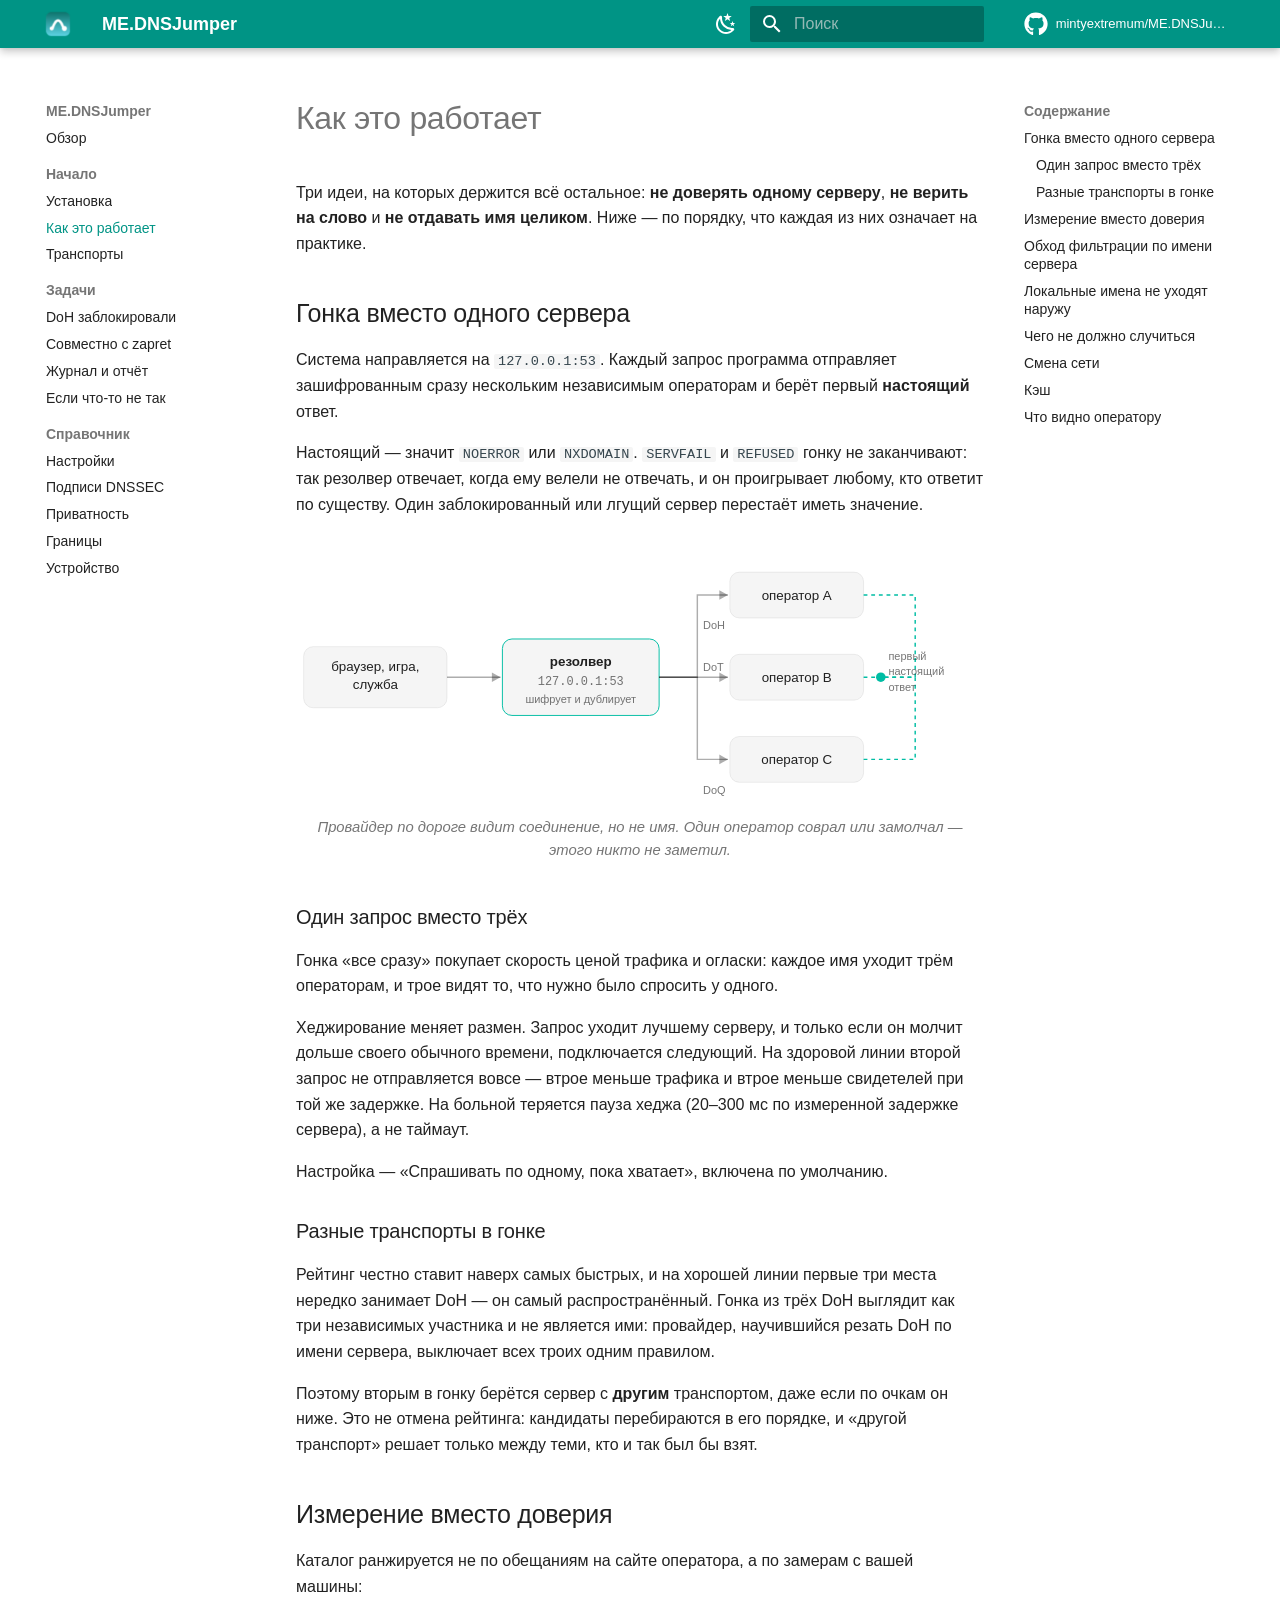
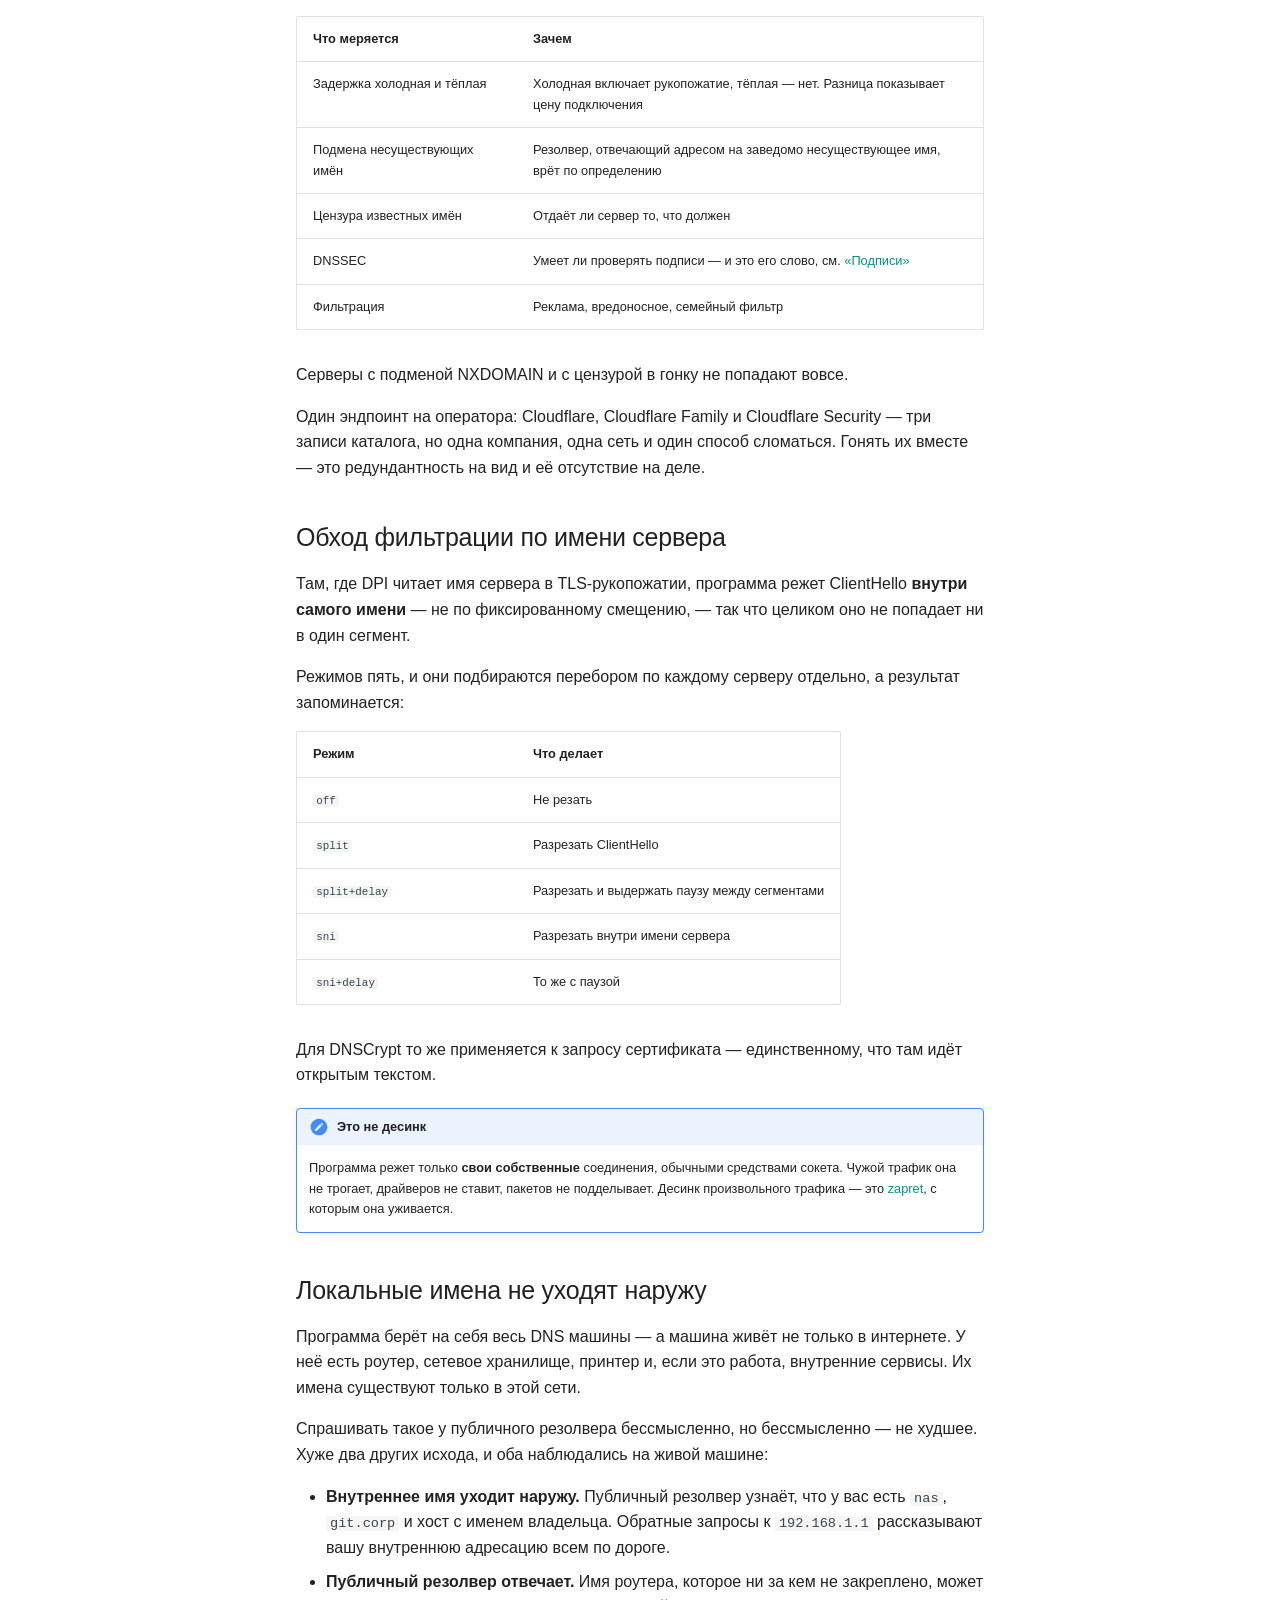
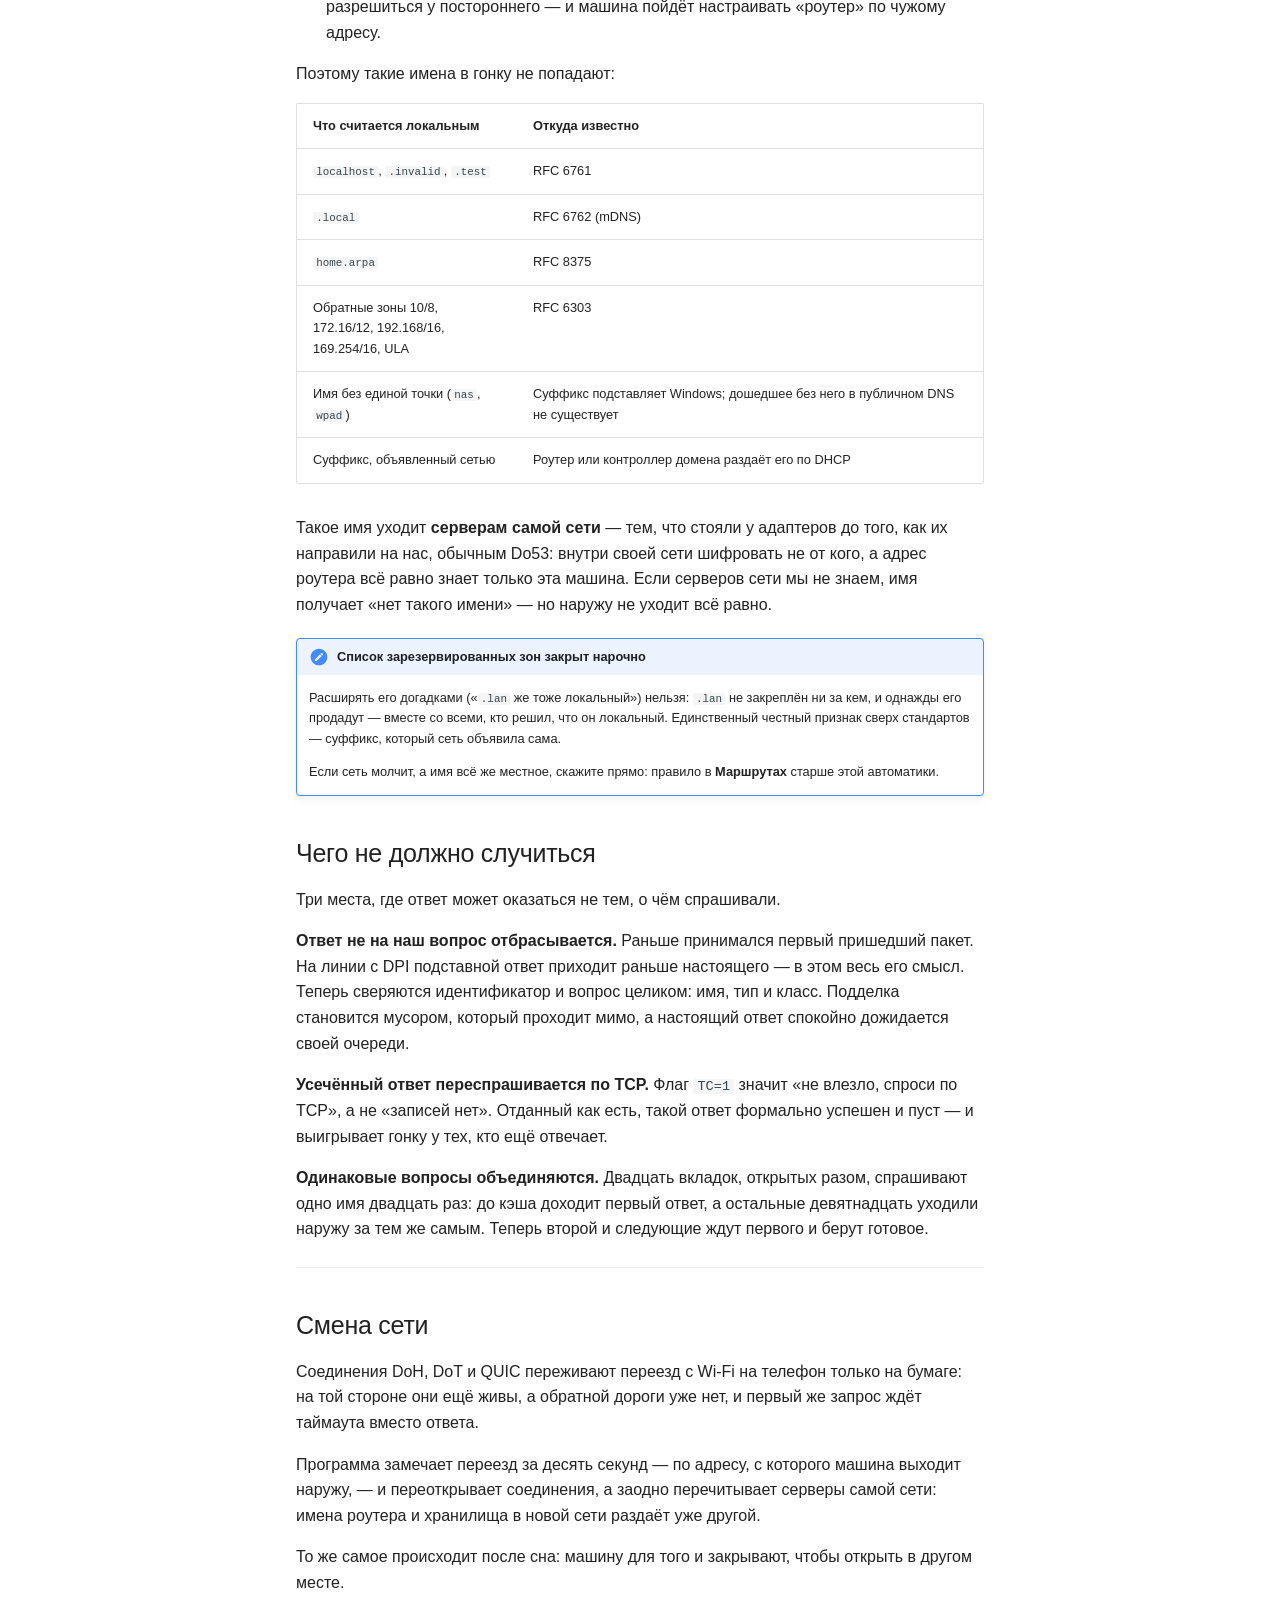
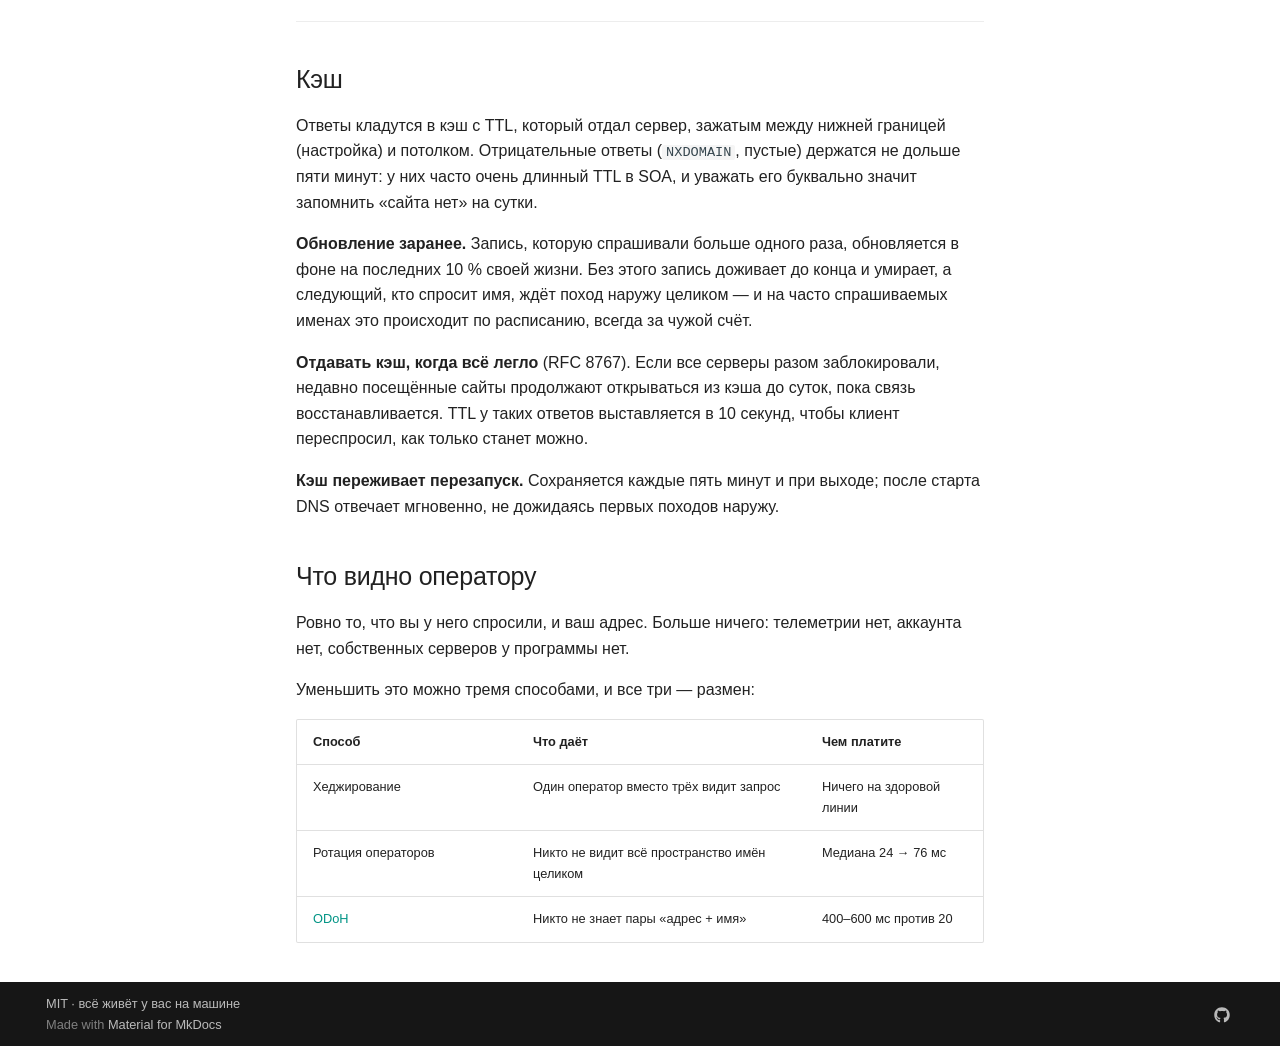
<file: how-it-works/index.html>
<!doctype html>
<html lang="ru" class="no-js">
  <head>
    
      <meta charset="utf-8">
      <meta name="viewport" content="width=device-width,initial-scale=1">
      
        <meta name="description" content="Ваш DNS — список сайтов, куда вы ходите. Эта программа делает так, чтобы он не уходил провайдеру">
      
      
      
        <link rel="canonical" href="https://mintyextremum.github.io/ME.DNSJumper/how-it-works/">
      
      
        <link rel="prev" href="../install/">
      
      
        <link rel="next" href="../transports/">
      
      
        
      
      
      <link rel="icon" href="../assets/favicon.png">
      <meta name="generator" content="mkdocs-1.6.1, mkdocs-material-9.7.7">
    
    
      
        <title>Как это работает - ME.DNSJumper</title>
      
    
    
      <link rel="stylesheet" href="../assets/stylesheets/main.ec1eaa64.min.css">
      
        
        <link rel="stylesheet" href="../assets/stylesheets/palette.ab4e12ef.min.css">
      
      


    
    
      
    
    
      
    
    
      <link rel="stylesheet" href="../stylesheets/extra.css">
    
    <script>__md_scope=new URL("..",location),__md_hash=e=>[...e].reduce(((e,_)=>(e<<5)-e+_.charCodeAt(0)),0),__md_get=(e,_=localStorage,t=__md_scope)=>JSON.parse(_.getItem(t.pathname+"."+e)),__md_set=(e,_,t=localStorage,a=__md_scope)=>{try{t.setItem(a.pathname+"."+e,JSON.stringify(_))}catch(e){}}</script>
    
      

    
    
  </head>
  
  
    
    
      
    
    
    
    
    <body dir="ltr" data-md-color-scheme="default" data-md-color-primary="teal" data-md-color-accent="teal">
  
    
    <input class="md-toggle" data-md-toggle="drawer" type="checkbox" id="__drawer" autocomplete="off">
    <input class="md-toggle" data-md-toggle="search" type="checkbox" id="__search" autocomplete="off">
    <label class="md-overlay" for="__drawer"></label>
    <div data-md-component="skip">
      
        
        <a href="#как-это-работает" class="md-skip">
          Перейти к содержанию
        </a>
      
    </div>
    <div data-md-component="announce">
      
    </div>
    
    
      

  

<header class="md-header md-header--shadow" data-md-component="header">
  <nav class="md-header__inner md-grid" aria-label="Верхний колонтитул">
    <a href=".." title="ME.DNSJumper" class="md-header__button md-logo" aria-label="ME.DNSJumper" data-md-component="logo">
      
  <img src="../assets/logo.png" alt="logo">

    </a>
    <label class="md-header__button md-icon" for="__drawer">
      
      <svg xmlns="http://www.w3.org/2000/svg" viewBox="0 0 24 24"><path d="M3 6h18v2H3zm0 5h18v2H3zm0 5h18v2H3z"/></svg>
    </label>
    <div class="md-header__title" data-md-component="header-title">
      <div class="md-header__ellipsis">
        <div class="md-header__topic">
          <span class="md-ellipsis">
            ME.DNSJumper
          </span>
        </div>
        <div class="md-header__topic" data-md-component="header-topic">
          <span class="md-ellipsis">
            
              Как это работает
            
          </span>
        </div>
      </div>
    </div>
    
      
        <form class="md-header__option" data-md-component="palette">
  
    
    
    
    <input class="md-option" data-md-color-media="(prefers-color-scheme: light)" data-md-color-scheme="default" data-md-color-primary="teal" data-md-color-accent="teal"  aria-label="Тёмная тема"  type="radio" name="__palette" id="__palette_0">
    
      <label class="md-header__button md-icon" title="Тёмная тема" for="__palette_1" hidden>
        <svg xmlns="http://www.w3.org/2000/svg" viewBox="0 0 24 24"><path d="m17.75 4.09-2.53 1.94.91 3.06-2.63-1.81-2.63 1.81.91-3.06-2.53-1.94L12.44 4l1.06-3 1.06 3zm3.5 6.91-1.64 1.25.59 1.98-1.7-1.17-1.7 1.17.59-1.98L15.75 11l2.06-.05L18.5 9l.69 1.95zm-2.28 4.95c.83-.08 1.72 1.1 1.19 1.85-.32.45-.66.87-1.08 1.27C15.17 23 8.84 23 4.94 19.07c-3.91-3.9-3.91-10.24 0-14.14.4-.4.82-.76 1.27-1.08.75-.53 1.93.36 1.85 1.19-.27 2.86.69 5.83 2.89 8.02a9.96 9.96 0 0 0 8.02 2.89m-1.64 2.02a12.08 12.08 0 0 1-7.8-3.47c-2.17-2.19-3.33-5-3.49-7.82-2.81 3.14-2.7 7.96.31 10.98 3.02 3.01 7.84 3.12 10.98.31"/></svg>
      </label>
    
  
    
    
    
    <input class="md-option" data-md-color-media="(prefers-color-scheme: dark)" data-md-color-scheme="slate" data-md-color-primary="teal" data-md-color-accent="teal"  aria-label="Светлая тема"  type="radio" name="__palette" id="__palette_1">
    
      <label class="md-header__button md-icon" title="Светлая тема" for="__palette_0" hidden>
        <svg xmlns="http://www.w3.org/2000/svg" viewBox="0 0 24 24"><path d="M12 7a5 5 0 0 1 5 5 5 5 0 0 1-5 5 5 5 0 0 1-5-5 5 5 0 0 1 5-5m0 2a3 3 0 0 0-3 3 3 3 0 0 0 3 3 3 3 0 0 0 3-3 3 3 0 0 0-3-3m0-7 2.39 3.42C13.65 5.15 12.84 5 12 5s-1.65.15-2.39.42zM3.34 7l4.16-.35A7.2 7.2 0 0 0 5.94 8.5c-.44.74-.69 1.5-.83 2.29zm.02 10 1.76-3.77a7.131 7.131 0 0 0 2.38 4.14zM20.65 7l-1.77 3.79a7.02 7.02 0 0 0-2.38-4.15zm-.01 10-4.14.36c.59-.51 1.12-1.14 1.54-1.86.42-.73.69-1.5.83-2.29zM12 22l-2.41-3.44c.74.27 1.55.44 2.41.44.82 0 1.63-.17 2.37-.44z"/></svg>
      </label>
    
  
</form>
      
    
    
      <script>var palette=__md_get("__palette");if(palette&&palette.color){if("(prefers-color-scheme)"===palette.color.media){var media=matchMedia("(prefers-color-scheme: light)"),input=document.querySelector(media.matches?"[data-md-color-media='(prefers-color-scheme: light)']":"[data-md-color-media='(prefers-color-scheme: dark)']");palette.color.media=input.getAttribute("data-md-color-media"),palette.color.scheme=input.getAttribute("data-md-color-scheme"),palette.color.primary=input.getAttribute("data-md-color-primary"),palette.color.accent=input.getAttribute("data-md-color-accent")}for(var[key,value]of Object.entries(palette.color))document.body.setAttribute("data-md-color-"+key,value)}</script>
    
    
    
      
      
        <label class="md-header__button md-icon" for="__search">
          
          <svg xmlns="http://www.w3.org/2000/svg" viewBox="0 0 24 24"><path d="M9.5 3A6.5 6.5 0 0 1 16 9.5c0 1.61-.59 3.09-1.56 4.23l.27.27h.79l5 5-1.5 1.5-5-5v-.79l-.27-.27A6.52 6.52 0 0 1 9.5 16 6.5 6.5 0 0 1 3 9.5 6.5 6.5 0 0 1 9.5 3m0 2C7 5 5 7 5 9.5S7 14 9.5 14 14 12 14 9.5 12 5 9.5 5"/></svg>
        </label>
        <div class="md-search" data-md-component="search" role="dialog">
  <label class="md-search__overlay" for="__search"></label>
  <div class="md-search__inner" role="search">
    <form class="md-search__form" name="search">
      <input type="text" class="md-search__input" name="query" aria-label="Поиск" placeholder="Поиск" autocapitalize="off" autocorrect="off" autocomplete="off" spellcheck="false" data-md-component="search-query" required>
      <label class="md-search__icon md-icon" for="__search">
        
        <svg xmlns="http://www.w3.org/2000/svg" viewBox="0 0 24 24"><path d="M9.5 3A6.5 6.5 0 0 1 16 9.5c0 1.61-.59 3.09-1.56 4.23l.27.27h.79l5 5-1.5 1.5-5-5v-.79l-.27-.27A6.52 6.52 0 0 1 9.5 16 6.5 6.5 0 0 1 3 9.5 6.5 6.5 0 0 1 9.5 3m0 2C7 5 5 7 5 9.5S7 14 9.5 14 14 12 14 9.5 12 5 9.5 5"/></svg>
        
        <svg xmlns="http://www.w3.org/2000/svg" viewBox="0 0 24 24"><path d="M20 11v2H8l5.5 5.5-1.42 1.42L4.16 12l7.92-7.92L13.5 5.5 8 11z"/></svg>
      </label>
      <nav class="md-search__options" aria-label="Поиск">
        
        <button type="reset" class="md-search__icon md-icon" title="Очистить" aria-label="Очистить" tabindex="-1">
          
          <svg xmlns="http://www.w3.org/2000/svg" viewBox="0 0 24 24"><path d="M19 6.41 17.59 5 12 10.59 6.41 5 5 6.41 10.59 12 5 17.59 6.41 19 12 13.41 17.59 19 19 17.59 13.41 12z"/></svg>
        </button>
      </nav>
      
    </form>
    <div class="md-search__output">
      <div class="md-search__scrollwrap" tabindex="0" data-md-scrollfix>
        <div class="md-search-result" data-md-component="search-result">
          <div class="md-search-result__meta">
            Инициализация поиска
          </div>
          <ol class="md-search-result__list" role="presentation"></ol>
        </div>
      </div>
    </div>
  </div>
</div>
      
    
    
      <div class="md-header__source">
        <a href="https://github.com/mintyextremum/ME.DNSJumper" title="Перейти к репозиторию" class="md-source" data-md-component="source">
  <div class="md-source__icon md-icon">
    
    <svg xmlns="http://www.w3.org/2000/svg" viewBox="0 0 512 512"><!--! Font Awesome Free 7.1.0 by @fontawesome - https://fontawesome.com License - https://fontawesome.com/license/free (Icons: CC BY 4.0, Fonts: SIL OFL 1.1, Code: MIT License) Copyright 2025 Fonticons, Inc.--><path d="M173.9 397.4c0 2-2.3 3.6-5.2 3.6-3.3.3-5.6-1.3-5.6-3.6 0-2 2.3-3.6 5.2-3.6 3-.3 5.6 1.3 5.6 3.6m-31.1-4.5c-.7 2 1.3 4.3 4.3 4.9 2.6 1 5.6 0 6.2-2s-1.3-4.3-4.3-5.2c-2.6-.7-5.5.3-6.2 2.3m44.2-1.7c-2.9.7-4.9 2.6-4.6 4.9.3 2 2.9 3.3 5.9 2.6 2.9-.7 4.9-2.6 4.6-4.6-.3-1.9-3-3.2-5.9-2.9M252.8 8C114.1 8 8 113.3 8 252c0 110.9 69.8 205.8 169.5 239.2 12.8 2.3 17.3-5.6 17.3-12.1 0-6.2-.3-40.4-.3-61.4 0 0-70 15-84.7-29.8 0 0-11.4-29.1-27.8-36.6 0 0-22.9-15.7 1.6-15.4 0 0 24.9 2 38.6 25.8 21.9 38.6 58.6 27.5 72.9 20.9 2.3-16 8.8-27.1 16-33.7-55.9-6.2-112.3-14.3-112.3-110.5 0-27.5 7.6-41.3 23.6-58.9-2.6-6.5-11.1-33.3 2.6-67.9 20.9-6.5 69 27 69 27 20-5.6 41.5-8.5 62.8-8.5s42.8 2.9 62.8 8.5c0 0 48.1-33.6 69-27 13.7 34.7 5.2 61.4 2.6 67.9 16 17.7 25.8 31.5 25.8 58.9 0 96.5-58.9 104.2-114.8 110.5 9.2 7.9 17 22.9 17 46.4 0 33.7-.3 75.4-.3 83.6 0 6.5 4.6 14.4 17.3 12.1C436.2 457.8 504 362.9 504 252 504 113.3 391.5 8 252.8 8M105.2 352.9c-1.3 1-1 3.3.7 5.2 1.6 1.6 3.9 2.3 5.2 1 1.3-1 1-3.3-.7-5.2-1.6-1.6-3.9-2.3-5.2-1m-10.8-8.1c-.7 1.3.3 2.9 2.3 3.9 1.6 1 3.6.7 4.3-.7.7-1.3-.3-2.9-2.3-3.9-2-.6-3.6-.3-4.3.7m32.4 35.6c-1.6 1.3-1 4.3 1.3 6.2 2.3 2.3 5.2 2.6 6.5 1 1.3-1.3.7-4.3-1.3-6.2-2.2-2.3-5.2-2.6-6.5-1m-11.4-14.7c-1.6 1-1.6 3.6 0 5.9s4.3 3.3 5.6 2.3c1.6-1.3 1.6-3.9 0-6.2-1.4-2.3-4-3.3-5.6-2"/></svg>
  </div>
  <div class="md-source__repository">
    mintyextremum/ME.DNSJumper
  </div>
</a>
      </div>
    
  </nav>
  
</header>
    
    <div class="md-container" data-md-component="container">
      
      
        
          
        
      
      <main class="md-main" data-md-component="main">
        <div class="md-main__inner md-grid">
          
            
              
              <div class="md-sidebar md-sidebar--primary" data-md-component="sidebar" data-md-type="navigation" >
                <div class="md-sidebar__scrollwrap">
                  <div class="md-sidebar__inner">
                    



<nav class="md-nav md-nav--primary" aria-label="Навигация" data-md-level="0">
  <label class="md-nav__title" for="__drawer">
    <a href=".." title="ME.DNSJumper" class="md-nav__button md-logo" aria-label="ME.DNSJumper" data-md-component="logo">
      
  <img src="../assets/logo.png" alt="logo">

    </a>
    ME.DNSJumper
  </label>
  
    <div class="md-nav__source">
      <a href="https://github.com/mintyextremum/ME.DNSJumper" title="Перейти к репозиторию" class="md-source" data-md-component="source">
  <div class="md-source__icon md-icon">
    
    <svg xmlns="http://www.w3.org/2000/svg" viewBox="0 0 512 512"><!--! Font Awesome Free 7.1.0 by @fontawesome - https://fontawesome.com License - https://fontawesome.com/license/free (Icons: CC BY 4.0, Fonts: SIL OFL 1.1, Code: MIT License) Copyright 2025 Fonticons, Inc.--><path d="M173.9 397.4c0 2-2.3 3.6-5.2 3.6-3.3.3-5.6-1.3-5.6-3.6 0-2 2.3-3.6 5.2-3.6 3-.3 5.6 1.3 5.6 3.6m-31.1-4.5c-.7 2 1.3 4.3 4.3 4.9 2.6 1 5.6 0 6.2-2s-1.3-4.3-4.3-5.2c-2.6-.7-5.5.3-6.2 2.3m44.2-1.7c-2.9.7-4.9 2.6-4.6 4.9.3 2 2.9 3.3 5.9 2.6 2.9-.7 4.9-2.6 4.6-4.6-.3-1.9-3-3.2-5.9-2.9M252.8 8C114.1 8 8 113.3 8 252c0 110.9 69.8 205.8 169.5 239.2 12.8 2.3 17.3-5.6 17.3-12.1 0-6.2-.3-40.4-.3-61.4 0 0-70 15-84.7-29.8 0 0-11.4-29.1-27.8-36.6 0 0-22.9-15.7 1.6-15.4 0 0 24.9 2 38.6 25.8 21.9 38.6 58.6 27.5 72.9 20.9 2.3-16 8.8-27.1 16-33.7-55.9-6.2-112.3-14.3-112.3-110.5 0-27.5 7.6-41.3 23.6-58.9-2.6-6.5-11.1-33.3 2.6-67.9 20.9-6.5 69 27 69 27 20-5.6 41.5-8.5 62.8-8.5s42.8 2.9 62.8 8.5c0 0 48.1-33.6 69-27 13.7 34.7 5.2 61.4 2.6 67.9 16 17.7 25.8 31.5 25.8 58.9 0 96.5-58.9 104.2-114.8 110.5 9.2 7.9 17 22.9 17 46.4 0 33.7-.3 75.4-.3 83.6 0 6.5 4.6 14.4 17.3 12.1C436.2 457.8 504 362.9 504 252 504 113.3 391.5 8 252.8 8M105.2 352.9c-1.3 1-1 3.3.7 5.2 1.6 1.6 3.9 2.3 5.2 1 1.3-1 1-3.3-.7-5.2-1.6-1.6-3.9-2.3-5.2-1m-10.8-8.1c-.7 1.3.3 2.9 2.3 3.9 1.6 1 3.6.7 4.3-.7.7-1.3-.3-2.9-2.3-3.9-2-.6-3.6-.3-4.3.7m32.4 35.6c-1.6 1.3-1 4.3 1.3 6.2 2.3 2.3 5.2 2.6 6.5 1 1.3-1.3.7-4.3-1.3-6.2-2.2-2.3-5.2-2.6-6.5-1m-11.4-14.7c-1.6 1-1.6 3.6 0 5.9s4.3 3.3 5.6 2.3c1.6-1.3 1.6-3.9 0-6.2-1.4-2.3-4-3.3-5.6-2"/></svg>
  </div>
  <div class="md-source__repository">
    mintyextremum/ME.DNSJumper
  </div>
</a>
    </div>
  
  <ul class="md-nav__list" data-md-scrollfix>
    
      
      
  
  
  
  
    <li class="md-nav__item">
      <a href=".." class="md-nav__link">
        
  
  
  <span class="md-ellipsis">
    
  
    Обзор
  

    
  </span>
  
  

      </a>
    </li>
  

    
      
      
  
  
    
  
  
  
    
    
    
    
      
        
        
      
    
    
    <li class="md-nav__item md-nav__item--active md-nav__item--section md-nav__item--nested">
      
        
        
        <input class="md-nav__toggle md-toggle " type="checkbox" id="__nav_2" checked>
        
          
          <label class="md-nav__link" for="__nav_2" id="__nav_2_label" tabindex="">
            
  
  
  <span class="md-ellipsis">
    
  
    Начало
  

    
  </span>
  
  

            <span class="md-nav__icon md-icon"></span>
          </label>
        
        <nav class="md-nav" data-md-level="1" aria-labelledby="__nav_2_label" aria-expanded="true">
          <label class="md-nav__title" for="__nav_2">
            <span class="md-nav__icon md-icon"></span>
            
  
    Начало
  

          </label>
          <ul class="md-nav__list" data-md-scrollfix>
            
              
                
  
  
  
  
    <li class="md-nav__item">
      <a href="../install/" class="md-nav__link">
        
  
  
  <span class="md-ellipsis">
    
  
    Установка
  

    
  </span>
  
  

      </a>
    </li>
  

              
            
              
                
  
  
    
  
  
  
    <li class="md-nav__item md-nav__item--active">
      
      <input class="md-nav__toggle md-toggle" type="checkbox" id="__toc">
      
      
        
      
      
        <label class="md-nav__link md-nav__link--active" for="__toc">
          
  
  
  <span class="md-ellipsis">
    
  
    Как это работает
  

    
  </span>
  
  

          <span class="md-nav__icon md-icon"></span>
        </label>
      
      <a href="./" class="md-nav__link md-nav__link--active">
        
  
  
  <span class="md-ellipsis">
    
  
    Как это работает
  

    
  </span>
  
  

      </a>
      
        

<nav class="md-nav md-nav--secondary" aria-label="Содержание">
  
  
  
    
  
  
    <label class="md-nav__title" for="__toc">
      <span class="md-nav__icon md-icon"></span>
      Содержание
    </label>
    <ul class="md-nav__list" data-md-component="toc" data-md-scrollfix>
      
        <li class="md-nav__item">
  <a href="#гонка-вместо-одного-сервера" class="md-nav__link">
    <span class="md-ellipsis">
      
        Гонка вместо одного сервера
      
    </span>
  </a>
  
    <nav class="md-nav" aria-label="Гонка вместо одного сервера">
      <ul class="md-nav__list">
        
          <li class="md-nav__item">
  <a href="#один-запрос-вместо-трёх" class="md-nav__link">
    <span class="md-ellipsis">
      
        Один запрос вместо трёх
      
    </span>
  </a>
  
</li>
        
          <li class="md-nav__item">
  <a href="#разные-транспорты-в-гонке" class="md-nav__link">
    <span class="md-ellipsis">
      
        Разные транспорты в гонке
      
    </span>
  </a>
  
</li>
        
      </ul>
    </nav>
  
</li>
      
        <li class="md-nav__item">
  <a href="#измерение-вместо-доверия" class="md-nav__link">
    <span class="md-ellipsis">
      
        Измерение вместо доверия
      
    </span>
  </a>
  
</li>
      
        <li class="md-nav__item">
  <a href="#обход-фильтрации-по-имени-сервера" class="md-nav__link">
    <span class="md-ellipsis">
      
        Обход фильтрации по имени сервера
      
    </span>
  </a>
  
</li>
      
        <li class="md-nav__item">
  <a href="#локальные-имена-не-уходят-наружу" class="md-nav__link">
    <span class="md-ellipsis">
      
        Локальные имена не уходят наружу
      
    </span>
  </a>
  
</li>
      
        <li class="md-nav__item">
  <a href="#чего-не-должно-случиться" class="md-nav__link">
    <span class="md-ellipsis">
      
        Чего не должно случиться
      
    </span>
  </a>
  
</li>
      
        <li class="md-nav__item">
  <a href="#смена-сети" class="md-nav__link">
    <span class="md-ellipsis">
      
        Смена сети
      
    </span>
  </a>
  
</li>
      
        <li class="md-nav__item">
  <a href="#кэш" class="md-nav__link">
    <span class="md-ellipsis">
      
        Кэш
      
    </span>
  </a>
  
</li>
      
        <li class="md-nav__item">
  <a href="#что-видно-оператору" class="md-nav__link">
    <span class="md-ellipsis">
      
        Что видно оператору
      
    </span>
  </a>
  
</li>
      
    </ul>
  
</nav>
      
    </li>
  

              
            
              
                
  
  
  
  
    <li class="md-nav__item">
      <a href="../transports/" class="md-nav__link">
        
  
  
  <span class="md-ellipsis">
    
  
    Транспорты
  

    
  </span>
  
  

      </a>
    </li>
  

              
            
          </ul>
        </nav>
      
    </li>
  

    
      
      
  
  
  
  
    
    
    
    
      
        
        
      
    
    
    <li class="md-nav__item md-nav__item--section md-nav__item--nested">
      
        
        
        <input class="md-nav__toggle md-toggle " type="checkbox" id="__nav_3" >
        
          
          <label class="md-nav__link" for="__nav_3" id="__nav_3_label" tabindex="">
            
  
  
  <span class="md-ellipsis">
    
  
    Задачи
  

    
  </span>
  
  

            <span class="md-nav__icon md-icon"></span>
          </label>
        
        <nav class="md-nav" data-md-level="1" aria-labelledby="__nav_3_label" aria-expanded="false">
          <label class="md-nav__title" for="__nav_3">
            <span class="md-nav__icon md-icon"></span>
            
  
    Задачи
  

          </label>
          <ul class="md-nav__list" data-md-scrollfix>
            
              
                
  
  
  
  
    <li class="md-nav__item">
      <a href="../blocking/" class="md-nav__link">
        
  
  
  <span class="md-ellipsis">
    
  
    DoH заблокировали
  

    
  </span>
  
  

      </a>
    </li>
  

              
            
              
                
  
  
  
  
    <li class="md-nav__item">
      <a href="../zapret/" class="md-nav__link">
        
  
  
  <span class="md-ellipsis">
    
  
    Совместно с zapret
  

    
  </span>
  
  

      </a>
    </li>
  

              
            
              
                
  
  
  
  
    <li class="md-nav__item">
      <a href="../journal/" class="md-nav__link">
        
  
  
  <span class="md-ellipsis">
    
  
    Журнал и отчёт
  

    
  </span>
  
  

      </a>
    </li>
  

              
            
              
                
  
  
  
  
    <li class="md-nav__item">
      <a href="../troubleshooting/" class="md-nav__link">
        
  
  
  <span class="md-ellipsis">
    
  
    Если что-то не так
  

    
  </span>
  
  

      </a>
    </li>
  

              
            
          </ul>
        </nav>
      
    </li>
  

    
      
      
  
  
  
  
    
    
    
    
      
        
        
      
    
    
    <li class="md-nav__item md-nav__item--section md-nav__item--nested">
      
        
        
        <input class="md-nav__toggle md-toggle " type="checkbox" id="__nav_4" >
        
          
          <label class="md-nav__link" for="__nav_4" id="__nav_4_label" tabindex="">
            
  
  
  <span class="md-ellipsis">
    
  
    Справочник
  

    
  </span>
  
  

            <span class="md-nav__icon md-icon"></span>
          </label>
        
        <nav class="md-nav" data-md-level="1" aria-labelledby="__nav_4_label" aria-expanded="false">
          <label class="md-nav__title" for="__nav_4">
            <span class="md-nav__icon md-icon"></span>
            
  
    Справочник
  

          </label>
          <ul class="md-nav__list" data-md-scrollfix>
            
              
                
  
  
  
  
    <li class="md-nav__item">
      <a href="../settings/" class="md-nav__link">
        
  
  
  <span class="md-ellipsis">
    
  
    Настройки
  

    
  </span>
  
  

      </a>
    </li>
  

              
            
              
                
  
  
  
  
    <li class="md-nav__item">
      <a href="../dnssec/" class="md-nav__link">
        
  
  
  <span class="md-ellipsis">
    
  
    Подписи DNSSEC
  

    
  </span>
  
  

      </a>
    </li>
  

              
            
              
                
  
  
  
  
    <li class="md-nav__item">
      <a href="../privacy/" class="md-nav__link">
        
  
  
  <span class="md-ellipsis">
    
  
    Приватность
  

    
  </span>
  
  

      </a>
    </li>
  

              
            
              
                
  
  
  
  
    <li class="md-nav__item">
      <a href="../limits/" class="md-nav__link">
        
  
  
  <span class="md-ellipsis">
    
  
    Границы
  

    
  </span>
  
  

      </a>
    </li>
  

              
            
              
                
  
  
  
  
    <li class="md-nav__item">
      <a href="../architecture/" class="md-nav__link">
        
  
  
  <span class="md-ellipsis">
    
  
    Устройство
  

    
  </span>
  
  

      </a>
    </li>
  

              
            
          </ul>
        </nav>
      
    </li>
  

    
  </ul>
</nav>
                  </div>
                </div>
              </div>
            
            
              
              <div class="md-sidebar md-sidebar--secondary" data-md-component="sidebar" data-md-type="toc" >
                <div class="md-sidebar__scrollwrap">
                  <div class="md-sidebar__inner">
                    

<nav class="md-nav md-nav--secondary" aria-label="Содержание">
  
  
  
    
  
  
    <label class="md-nav__title" for="__toc">
      <span class="md-nav__icon md-icon"></span>
      Содержание
    </label>
    <ul class="md-nav__list" data-md-component="toc" data-md-scrollfix>
      
        <li class="md-nav__item">
  <a href="#гонка-вместо-одного-сервера" class="md-nav__link">
    <span class="md-ellipsis">
      
        Гонка вместо одного сервера
      
    </span>
  </a>
  
    <nav class="md-nav" aria-label="Гонка вместо одного сервера">
      <ul class="md-nav__list">
        
          <li class="md-nav__item">
  <a href="#один-запрос-вместо-трёх" class="md-nav__link">
    <span class="md-ellipsis">
      
        Один запрос вместо трёх
      
    </span>
  </a>
  
</li>
        
          <li class="md-nav__item">
  <a href="#разные-транспорты-в-гонке" class="md-nav__link">
    <span class="md-ellipsis">
      
        Разные транспорты в гонке
      
    </span>
  </a>
  
</li>
        
      </ul>
    </nav>
  
</li>
      
        <li class="md-nav__item">
  <a href="#измерение-вместо-доверия" class="md-nav__link">
    <span class="md-ellipsis">
      
        Измерение вместо доверия
      
    </span>
  </a>
  
</li>
      
        <li class="md-nav__item">
  <a href="#обход-фильтрации-по-имени-сервера" class="md-nav__link">
    <span class="md-ellipsis">
      
        Обход фильтрации по имени сервера
      
    </span>
  </a>
  
</li>
      
        <li class="md-nav__item">
  <a href="#локальные-имена-не-уходят-наружу" class="md-nav__link">
    <span class="md-ellipsis">
      
        Локальные имена не уходят наружу
      
    </span>
  </a>
  
</li>
      
        <li class="md-nav__item">
  <a href="#чего-не-должно-случиться" class="md-nav__link">
    <span class="md-ellipsis">
      
        Чего не должно случиться
      
    </span>
  </a>
  
</li>
      
        <li class="md-nav__item">
  <a href="#смена-сети" class="md-nav__link">
    <span class="md-ellipsis">
      
        Смена сети
      
    </span>
  </a>
  
</li>
      
        <li class="md-nav__item">
  <a href="#кэш" class="md-nav__link">
    <span class="md-ellipsis">
      
        Кэш
      
    </span>
  </a>
  
</li>
      
        <li class="md-nav__item">
  <a href="#что-видно-оператору" class="md-nav__link">
    <span class="md-ellipsis">
      
        Что видно оператору
      
    </span>
  </a>
  
</li>
      
    </ul>
  
</nav>
                  </div>
                </div>
              </div>
            
          
          
            <div class="md-content" data-md-component="content">
              
              <article class="md-content__inner md-typeset">
                
                  



<h1 id="как-это-работает">Как это работает<a class="headerlink" href="#как-это-работает" title="Permanent link">&para;</a></h1>
<p>Три идеи, на которых держится всё остальное: <strong>не доверять одному серверу</strong>, <strong>не верить
на слово</strong> и <strong>не отдавать имя целиком</strong>. Ниже — по порядку, что каждая из них означает на
практике.</p>
<h2 id="гонка-вместо-одного-сервера">Гонка вместо одного сервера<a class="headerlink" href="#гонка-вместо-одного-сервера" title="Permanent link">&para;</a></h2>
<p>Система направляется на <code>127.0.0.1:53</code>. Каждый запрос программа отправляет зашифрованным
сразу нескольким независимым операторам и берёт первый <strong>настоящий</strong> ответ.</p>
<p>Настоящий — значит <code>NOERROR</code> или <code>NXDOMAIN</code>. <code>SERVFAIL</code> и <code>REFUSED</code> гонку не заканчивают:
так резолвер отвечает, когда ему велели не отвечать, и он проигрывает любому, кто ответит
по существу. Один заблокированный или лгущий сервер перестаёт иметь значение.</p>
<figure class="diagram">
<svg viewBox="0 0 720 260" role="img" aria-label="Схема: программа спрашивает резолвер, тот дублирует запрос трём операторам, побеждает первый настоящий ответ">
  <title>Путь одного запроса</title>

  <rect class="d-box" x="8" y="98" width="150" height="64" rx="10"/>
  <text class="d-t" x="83" y="124">браузер, игра,</text>
  <text class="d-t" x="83" y="142">служба</text>

  <path class="d-line" d="M158 130 H214"/>
  <path class="d-head" d="M214 130 l-9 -5 v10 z"/>

  <rect class="d-box d-key" x="216" y="90" width="164" height="80" rx="10"/>
  <text class="d-t d-strong" x="298" y="118">резолвер</text>
  <text class="d-m" x="298" y="138">127.0.0.1:53</text>
  <text class="d-s" x="298" y="157">шифрует и дублирует</text>

  <path class="d-line" d="M380 130 H420 V44 H452"/>
  <path class="d-line" d="M380 130 H452"/>
  <path class="d-line" d="M380 130 H420 V216 H452"/>
  <path class="d-head" d="M452 44 l-9 -5 v10 z"/>
  <path class="d-head" d="M452 130 l-9 -5 v10 z"/>
  <path class="d-head" d="M452 216 l-9 -5 v10 z"/>

  <text class="d-s d-left" x="426" y="80">DoH</text>
  <text class="d-s d-left" x="426" y="124">DoT</text>
  <text class="d-s d-left" x="426" y="252">DoQ</text>

  <rect class="d-box" x="454" y="20" width="140" height="48" rx="10"/>
  <text class="d-t" x="524" y="49">оператор A</text>
  <rect class="d-box" x="454" y="106" width="140" height="48" rx="10"/>
  <text class="d-t" x="524" y="135">оператор B</text>
  <rect class="d-box" x="454" y="192" width="140" height="48" rx="10"/>
  <text class="d-t" x="524" y="221">оператор C</text>

  <path class="d-back" d="M594 44 H648 V130 H616"/>
  <path class="d-back" d="M594 130 H616"/>
  <path class="d-back" d="M594 216 H648 V130 H616"/>
  <circle class="d-dot" cx="612" cy="130" r="5"/>
  <text class="d-s d-left" x="620" y="112">первый</text>
  <text class="d-s d-left" x="620" y="128">настоящий</text>
  <text class="d-s d-left" x="620" y="144">ответ</text>
</svg>
<figcaption>Провайдер по дороге видит соединение, но не имя. Один оператор соврал или замолчал &mdash; этого никто не заметил.</figcaption>
</figure>

<h3 id="один-запрос-вместо-трёх">Один запрос вместо трёх<a class="headerlink" href="#один-запрос-вместо-трёх" title="Permanent link">&para;</a></h3>
<p>Гонка «все сразу» покупает скорость ценой трафика и огласки: каждое имя уходит трём
операторам, и трое видят то, что нужно было спросить у одного.</p>
<p>Хеджирование меняет размен. Запрос уходит лучшему серверу, и только если он молчит дольше
своего обычного времени, подключается следующий. На здоровой линии второй запрос не
отправляется вовсе — втрое меньше трафика и втрое меньше свидетелей при той же задержке. На
больной теряется пауза хеджа (20–300 мс по измеренной задержке сервера), а не таймаут.</p>
<p>Настройка — «Спрашивать по одному, пока хватает», включена по умолчанию.</p>
<h3 id="разные-транспорты-в-гонке">Разные транспорты в гонке<a class="headerlink" href="#разные-транспорты-в-гонке" title="Permanent link">&para;</a></h3>
<p>Рейтинг честно ставит наверх самых быстрых, и на хорошей линии первые три места нередко
занимает DoH — он самый распространённый. Гонка из трёх DoH выглядит как три независимых
участника и не является ими: провайдер, научившийся резать DoH по имени сервера, выключает
всех троих одним правилом.</p>
<p>Поэтому вторым в гонку берётся сервер с <strong>другим</strong> транспортом, даже если по очкам он ниже.
Это не отмена рейтинга: кандидаты перебираются в его порядке, и «другой транспорт» решает
только между теми, кто и так был бы взят.</p>
<h2 id="измерение-вместо-доверия">Измерение вместо доверия<a class="headerlink" href="#измерение-вместо-доверия" title="Permanent link">&para;</a></h2>
<p>Каталог ранжируется не по обещаниям на сайте оператора, а по замерам с вашей машины:</p>
<table>
<thead>
<tr>
<th>Что меряется</th>
<th>Зачем</th>
</tr>
</thead>
<tbody>
<tr>
<td>Задержка холодная и тёплая</td>
<td>Холодная включает рукопожатие, тёплая — нет. Разница показывает цену подключения</td>
</tr>
<tr>
<td>Подмена несуществующих имён</td>
<td>Резолвер, отвечающий адресом на заведомо несуществующее имя, врёт по определению</td>
</tr>
<tr>
<td>Цензура известных имён</td>
<td>Отдаёт ли сервер то, что должен</td>
</tr>
<tr>
<td>DNSSEC</td>
<td>Умеет ли проверять подписи — и это его слово, см. <a href="../dnssec/">«Подписи»</a></td>
</tr>
<tr>
<td>Фильтрация</td>
<td>Реклама, вредоносное, семейный фильтр</td>
</tr>
</tbody>
</table>
<p>Серверы с подменой NXDOMAIN и с цензурой в гонку не попадают вовсе.</p>
<p>Один эндпоинт на оператора: Cloudflare, Cloudflare Family и Cloudflare Security — три записи
каталога, но одна компания, одна сеть и один способ сломаться. Гонять их вместе — это
редундантность на вид и её отсутствие на деле.</p>
<h2 id="обход-фильтрации-по-имени-сервера">Обход фильтрации по имени сервера<a class="headerlink" href="#обход-фильтрации-по-имени-сервера" title="Permanent link">&para;</a></h2>
<p>Там, где DPI читает имя сервера в TLS-рукопожатии, программа режет ClientHello <strong>внутри
самого имени</strong> — не по фиксированному смещению, — так что целиком оно не попадает ни в один
сегмент.</p>
<p>Режимов пять, и они подбираются перебором по каждому серверу отдельно, а результат
запоминается:</p>
<table>
<thead>
<tr>
<th>Режим</th>
<th>Что делает</th>
</tr>
</thead>
<tbody>
<tr>
<td><code>off</code></td>
<td>Не резать</td>
</tr>
<tr>
<td><code>split</code></td>
<td>Разрезать ClientHello</td>
</tr>
<tr>
<td><code>split+delay</code></td>
<td>Разрезать и выдержать паузу между сегментами</td>
</tr>
<tr>
<td><code>sni</code></td>
<td>Разрезать внутри имени сервера</td>
</tr>
<tr>
<td><code>sni+delay</code></td>
<td>То же с паузой</td>
</tr>
</tbody>
</table>
<p>Для DNSCrypt то же применяется к запросу сертификата — единственному, что там идёт открытым
текстом.</p>
<div class="admonition note">
<p class="admonition-title">Это не десинк</p>
<p>Программа режет только <strong>свои собственные</strong> соединения, обычными средствами сокета.
Чужой трафик она не трогает, драйверов не ставит, пакетов не подделывает. Десинк
произвольного трафика — это <a href="../zapret/">zapret</a>, с которым она уживается.</p>
</div>
<h2 id="локальные-имена-не-уходят-наружу">Локальные имена не уходят наружу<a class="headerlink" href="#локальные-имена-не-уходят-наружу" title="Permanent link">&para;</a></h2>
<p>Программа берёт на себя весь DNS машины — а машина живёт не только в интернете. У неё есть
роутер, сетевое хранилище, принтер и, если это работа, внутренние сервисы. Их имена
существуют только в этой сети.</p>
<p>Спрашивать такое у публичного резолвера бессмысленно, но бессмысленно — не худшее. Хуже два
других исхода, и оба наблюдались на живой машине:</p>
<ul>
<li><strong>Внутреннее имя уходит наружу.</strong> Публичный резолвер узнаёт, что у вас есть <code>nas</code>,
  <code>git.corp</code> и хост с именем владельца. Обратные запросы к <code>192.168.1.1</code> рассказывают вашу
  внутреннюю адресацию всем по дороге.</li>
<li><strong>Публичный резолвер отвечает.</strong> Имя роутера, которое ни за кем не закреплено, может
  разрешиться у постороннего — и машина пойдёт настраивать «роутер» по чужому адресу.</li>
</ul>
<p>Поэтому такие имена в гонку не попадают:</p>
<table>
<thead>
<tr>
<th>Что считается локальным</th>
<th>Откуда известно</th>
</tr>
</thead>
<tbody>
<tr>
<td><code>localhost</code>, <code>.invalid</code>, <code>.test</code></td>
<td>RFC 6761</td>
</tr>
<tr>
<td><code>.local</code></td>
<td>RFC 6762 (mDNS)</td>
</tr>
<tr>
<td><code>home.arpa</code></td>
<td>RFC 8375</td>
</tr>
<tr>
<td>Обратные зоны 10/8, 172.16/12, 192.168/16, 169.254/16, ULA</td>
<td>RFC 6303</td>
</tr>
<tr>
<td>Имя без единой точки (<code>nas</code>, <code>wpad</code>)</td>
<td>Суффикс подставляет Windows; дошедшее без него в публичном DNS не существует</td>
</tr>
<tr>
<td>Суффикс, объявленный сетью</td>
<td>Роутер или контроллер домена раздаёт его по DHCP</td>
</tr>
</tbody>
</table>
<p>Такое имя уходит <strong>серверам самой сети</strong> — тем, что стояли у адаптеров до того, как их
направили на нас, обычным Do53: внутри своей сети шифровать не от кого, а адрес роутера
всё равно знает только эта машина. Если серверов сети мы не знаем, имя получает «нет
такого имени» — но наружу не уходит всё равно.</p>
<div class="admonition note">
<p class="admonition-title">Список зарезервированных зон закрыт нарочно</p>
<p>Расширять его догадками («<code>.lan</code> же тоже локальный») нельзя: <code>.lan</code> не закреплён ни за
кем, и однажды его продадут — вместе со всеми, кто решил, что он локальный. Единственный
честный признак сверх стандартов — суффикс, который сеть объявила сама.</p>
<p>Если сеть молчит, а имя всё же местное, скажите прямо: правило в
<strong>Маршрутах</strong> старше этой автоматики.</p>
</div>
<h2 id="чего-не-должно-случиться">Чего не должно случиться<a class="headerlink" href="#чего-не-должно-случиться" title="Permanent link">&para;</a></h2>
<p>Три места, где ответ может оказаться не тем, о чём спрашивали.</p>
<p><strong>Ответ не на наш вопрос отбрасывается.</strong> Раньше принимался первый пришедший пакет. На линии
с DPI подставной ответ приходит раньше настоящего — в этом весь его смысл. Теперь сверяются
идентификатор и вопрос целиком: имя, тип и класс. Подделка становится мусором, который
проходит мимо, а настоящий ответ спокойно дожидается своей очереди.</p>
<p><strong>Усечённый ответ переспрашивается по TCP.</strong> Флаг <code>TC=1</code> значит «не влезло, спроси по TCP»,
а не «записей нет». Отданный как есть, такой ответ формально успешен и пуст — и выигрывает
гонку у тех, кто ещё отвечает.</p>
<p><strong>Одинаковые вопросы объединяются.</strong> Двадцать вкладок, открытых разом, спрашивают одно имя
двадцать раз: до кэша доходит первый ответ, а остальные девятнадцать уходили наружу за тем
же самым. Теперь второй и следующие ждут первого и берут готовое.</p>
<hr />
<h2 id="смена-сети">Смена сети<a class="headerlink" href="#смена-сети" title="Permanent link">&para;</a></h2>
<p>Соединения DoH, DoT и QUIC переживают переезд с Wi-Fi на телефон только на бумаге: на той
стороне они ещё живы, а обратной дороги уже нет, и первый же запрос ждёт таймаута вместо
ответа.</p>
<p>Программа замечает переезд за десять секунд — по адресу, с которого машина выходит наружу, —
и переоткрывает соединения, а заодно перечитывает серверы самой сети: имена роутера и
хранилища в новой сети раздаёт уже другой.</p>
<p>То же самое происходит после сна: машину для того и закрывают, чтобы открыть в другом месте.</p>
<hr />
<h2 id="кэш">Кэш<a class="headerlink" href="#кэш" title="Permanent link">&para;</a></h2>
<p>Ответы кладутся в кэш с TTL, который отдал сервер, зажатым между нижней границей (настройка)
и потолком. Отрицательные ответы (<code>NXDOMAIN</code>, пустые) держатся не дольше пяти минут: у них
часто очень длинный TTL в SOA, и уважать его буквально значит запомнить «сайта нет» на сутки.</p>
<p><strong>Обновление заранее.</strong> Запись, которую спрашивали больше одного раза, обновляется в фоне на
последних 10 % своей жизни. Без этого запись доживает до конца и умирает, а следующий, кто
спросит имя, ждёт поход наружу целиком — и на часто спрашиваемых именах это происходит по
расписанию, всегда за чужой счёт.</p>
<p><strong>Отдавать кэш, когда всё легло</strong> (RFC 8767). Если все серверы разом заблокировали, недавно
посещённые сайты продолжают открываться из кэша до суток, пока связь восстанавливается. TTL
у таких ответов выставляется в 10 секунд, чтобы клиент переспросил, как только станет можно.</p>
<p><strong>Кэш переживает перезапуск.</strong> Сохраняется каждые пять минут и при выходе; после старта DNS
отвечает мгновенно, не дожидаясь первых походов наружу.</p>
<h2 id="что-видно-оператору">Что видно оператору<a class="headerlink" href="#что-видно-оператору" title="Permanent link">&para;</a></h2>
<p>Ровно то, что вы у него спросили, и ваш адрес. Больше ничего: телеметрии нет, аккаунта нет,
собственных серверов у программы нет.</p>
<p>Уменьшить это можно тремя способами, и все три — размен:</p>
<table>
<thead>
<tr>
<th>Способ</th>
<th>Что даёт</th>
<th>Чем платите</th>
</tr>
</thead>
<tbody>
<tr>
<td>Хеджирование</td>
<td>Один оператор вместо трёх видит запрос</td>
<td>Ничего на здоровой линии</td>
</tr>
<tr>
<td>Ротация операторов</td>
<td>Никто не видит всё пространство имён целиком</td>
<td>Медиана 24 → 76 мс</td>
</tr>
<tr>
<td><a href="../transports/#odoh">ODoH</a></td>
<td>Никто не знает пары «адрес + имя»</td>
<td>400–600 мс против 20</td>
</tr>
</tbody>
</table>












                
              </article>
            </div>
          
          
<script>var target=document.getElementById(location.hash.slice(1));target&&target.name&&(target.checked=target.name.startsWith("__tabbed_"))</script>
        </div>
        
          <button type="button" class="md-top md-icon" data-md-component="top" hidden>
  
  <svg xmlns="http://www.w3.org/2000/svg" viewBox="0 0 24 24"><path d="M13 20h-2V8l-5.5 5.5-1.42-1.42L12 4.16l7.92 7.92-1.42 1.42L13 8z"/></svg>
  К началу
</button>
        
      </main>
      
        <footer class="md-footer">
  
  <div class="md-footer-meta md-typeset">
    <div class="md-footer-meta__inner md-grid">
      <div class="md-copyright">
  
    <div class="md-copyright__highlight">
      MIT · всё живёт у вас на машине
    </div>
  
  
    Made with
    <a href="https://squidfunk.github.io/mkdocs-material/" target="_blank" rel="noopener">
      Material for MkDocs
    </a>
  
</div>
      
        
<div class="md-social">
  
    
    
    
    
      
      
    
    <a href="https://github.com/mintyextremum/ME.DNSJumper" target="_blank" rel="noopener" title="github.com" class="md-social__link">
      <svg xmlns="http://www.w3.org/2000/svg" viewBox="0 0 512 512"><!--! Font Awesome Free 7.1.0 by @fontawesome - https://fontawesome.com License - https://fontawesome.com/license/free (Icons: CC BY 4.0, Fonts: SIL OFL 1.1, Code: MIT License) Copyright 2025 Fonticons, Inc.--><path d="M173.9 397.4c0 2-2.3 3.6-5.2 3.6-3.3.3-5.6-1.3-5.6-3.6 0-2 2.3-3.6 5.2-3.6 3-.3 5.6 1.3 5.6 3.6m-31.1-4.5c-.7 2 1.3 4.3 4.3 4.9 2.6 1 5.6 0 6.2-2s-1.3-4.3-4.3-5.2c-2.6-.7-5.5.3-6.2 2.3m44.2-1.7c-2.9.7-4.9 2.6-4.6 4.9.3 2 2.9 3.3 5.9 2.6 2.9-.7 4.9-2.6 4.6-4.6-.3-1.9-3-3.2-5.9-2.9M252.8 8C114.1 8 8 113.3 8 252c0 110.9 69.8 205.8 169.5 239.2 12.8 2.3 17.3-5.6 17.3-12.1 0-6.2-.3-40.4-.3-61.4 0 0-70 15-84.7-29.8 0 0-11.4-29.1-27.8-36.6 0 0-22.9-15.7 1.6-15.4 0 0 24.9 2 38.6 25.8 21.9 38.6 58.6 27.5 72.9 20.9 2.3-16 8.8-27.1 16-33.7-55.9-6.2-112.3-14.3-112.3-110.5 0-27.5 7.6-41.3 23.6-58.9-2.6-6.5-11.1-33.3 2.6-67.9 20.9-6.5 69 27 69 27 20-5.6 41.5-8.5 62.8-8.5s42.8 2.9 62.8 8.5c0 0 48.1-33.6 69-27 13.7 34.7 5.2 61.4 2.6 67.9 16 17.7 25.8 31.5 25.8 58.9 0 96.5-58.9 104.2-114.8 110.5 9.2 7.9 17 22.9 17 46.4 0 33.7-.3 75.4-.3 83.6 0 6.5 4.6 14.4 17.3 12.1C436.2 457.8 504 362.9 504 252 504 113.3 391.5 8 252.8 8M105.2 352.9c-1.3 1-1 3.3.7 5.2 1.6 1.6 3.9 2.3 5.2 1 1.3-1 1-3.3-.7-5.2-1.6-1.6-3.9-2.3-5.2-1m-10.8-8.1c-.7 1.3.3 2.9 2.3 3.9 1.6 1 3.6.7 4.3-.7.7-1.3-.3-2.9-2.3-3.9-2-.6-3.6-.3-4.3.7m32.4 35.6c-1.6 1.3-1 4.3 1.3 6.2 2.3 2.3 5.2 2.6 6.5 1 1.3-1.3.7-4.3-1.3-6.2-2.2-2.3-5.2-2.6-6.5-1m-11.4-14.7c-1.6 1-1.6 3.6 0 5.9s4.3 3.3 5.6 2.3c1.6-1.3 1.6-3.9 0-6.2-1.4-2.3-4-3.3-5.6-2"/></svg>
    </a>
  
</div>
      
    </div>
  </div>
</footer>
      
    </div>
    <div class="md-dialog" data-md-component="dialog">
      <div class="md-dialog__inner md-typeset"></div>
    </div>
    
    
    
      
      
      <script id="__config" type="application/json">{"annotate": null, "base": "..", "features": ["navigation.instant", "navigation.tracking", "navigation.sections", "navigation.top", "content.code.copy", "search.highlight", "toc.follow"], "search": "../assets/javascripts/workers/search.2c215733.min.js", "tags": null, "translations": {"clipboard.copied": "\u0421\u043a\u043e\u043f\u0438\u0440\u043e\u0432\u0430\u043d\u043e \u0432 \u0431\u0443\u0444\u0435\u0440", "clipboard.copy": "\u041a\u043e\u043f\u0438\u0440\u043e\u0432\u0430\u0442\u044c \u0432 \u0431\u0443\u0444\u0435\u0440", "search.result.more.one": "\u0415\u0449\u0451 1 \u043d\u0430 \u044d\u0442\u043e\u0439 \u0441\u0442\u0440\u0430\u043d\u0438\u0446\u0435", "search.result.more.other": "\u0415\u0449\u0451 # \u043d\u0430 \u044d\u0442\u043e\u0439 \u0441\u0442\u0440\u0430\u043d\u0438\u0446\u0435", "search.result.none": "\u0421\u043e\u0432\u043f\u0430\u0434\u0435\u043d\u0438\u0439 \u043d\u0435 \u043d\u0430\u0439\u0434\u0435\u043d\u043e", "search.result.one": "\u041d\u0430\u0439\u0434\u0435\u043d\u043e 1 \u0441\u043e\u0432\u043f\u0430\u0434\u0435\u043d\u0438\u0435", "search.result.other": "\u041d\u0430\u0439\u0434\u0435\u043d\u043e \u0441\u043e\u0432\u043f\u0430\u0434\u0435\u043d\u0438\u0439: #", "search.result.placeholder": "\u041d\u0430\u0447\u043d\u0438\u0442\u0435 \u043f\u0435\u0447\u0430\u0442\u0430\u0442\u044c \u0434\u043b\u044f \u043f\u043e\u0438\u0441\u043a\u0430", "search.result.term.missing": "\u041e\u0442\u0441\u0443\u0442\u0441\u0442\u0432\u0443\u0435\u0442", "select.version": "\u0412\u044b\u0431\u0435\u0440\u0438\u0442\u0435 \u0432\u0435\u0440\u0441\u0438\u044e"}, "version": null}</script>
    
    
      <script src="../assets/javascripts/bundle.d7400e89.min.js"></script>
      
    
  </body>
</html>
</file>
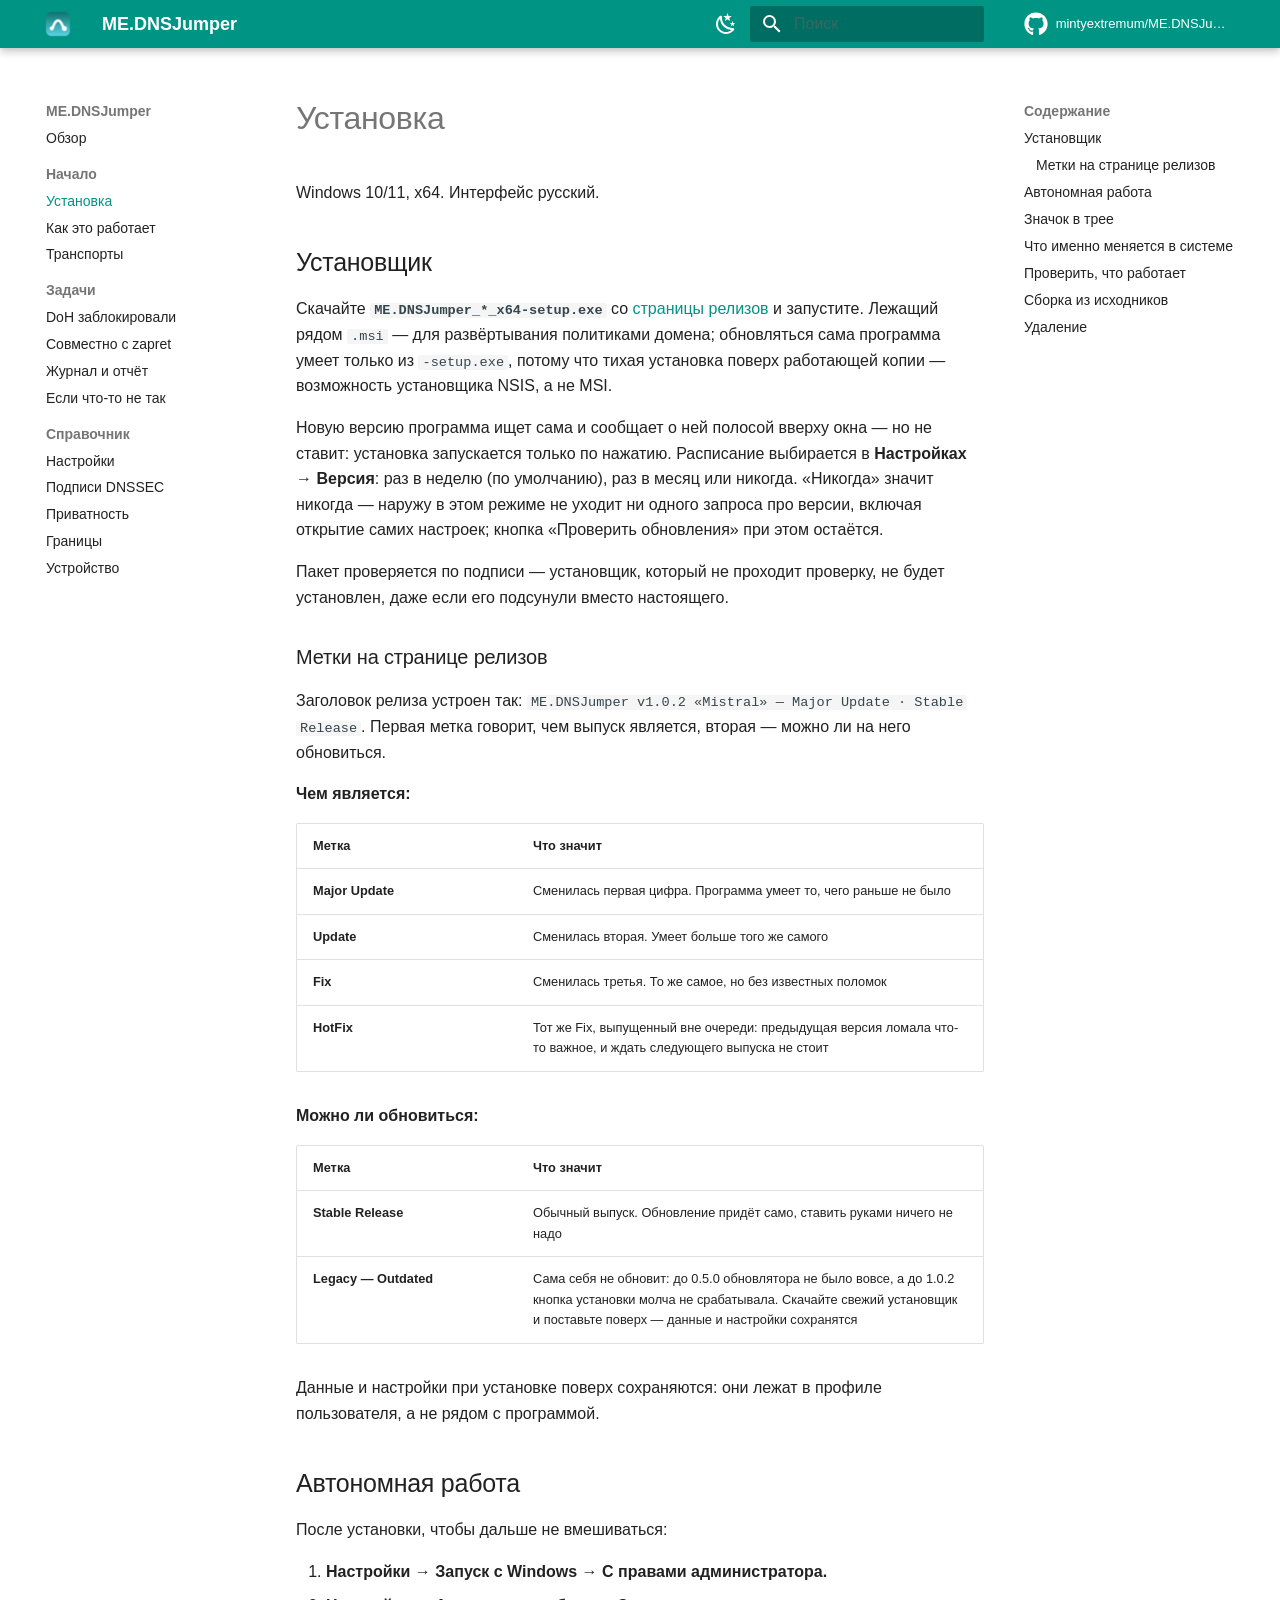
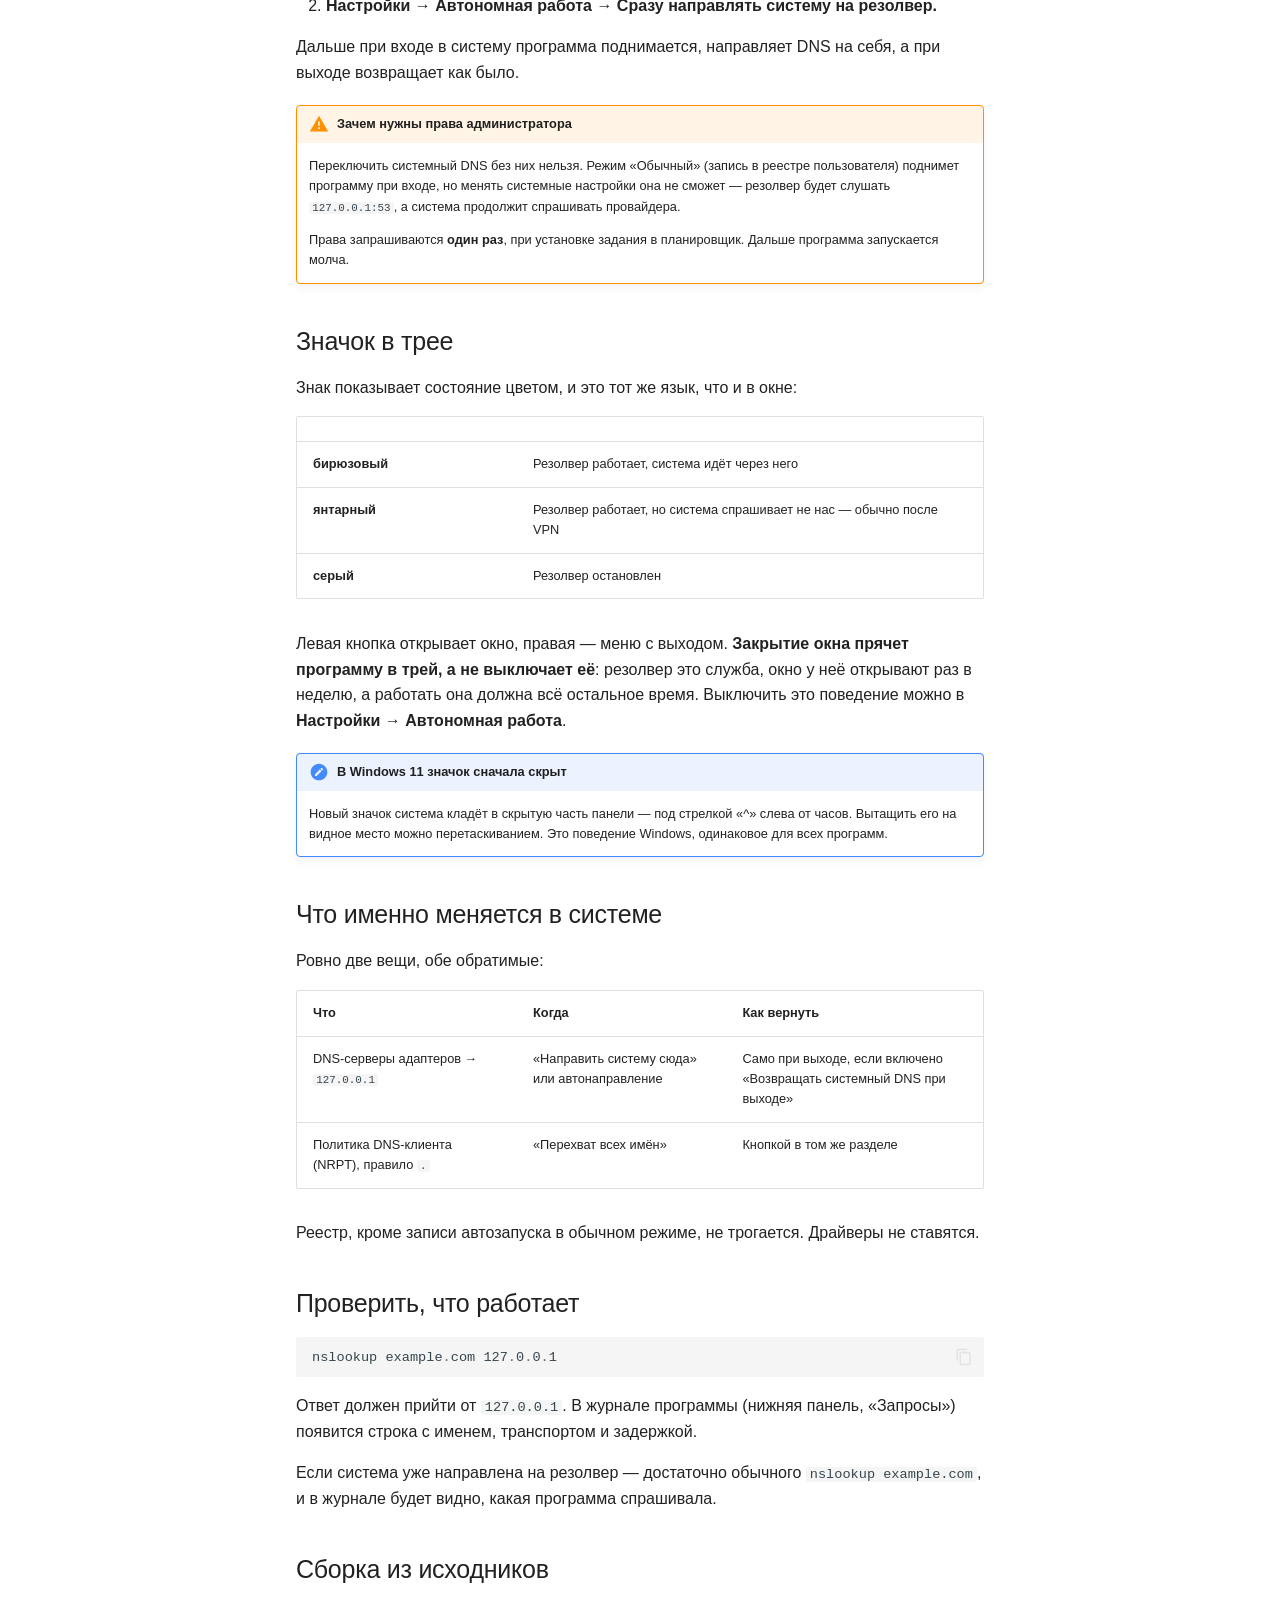
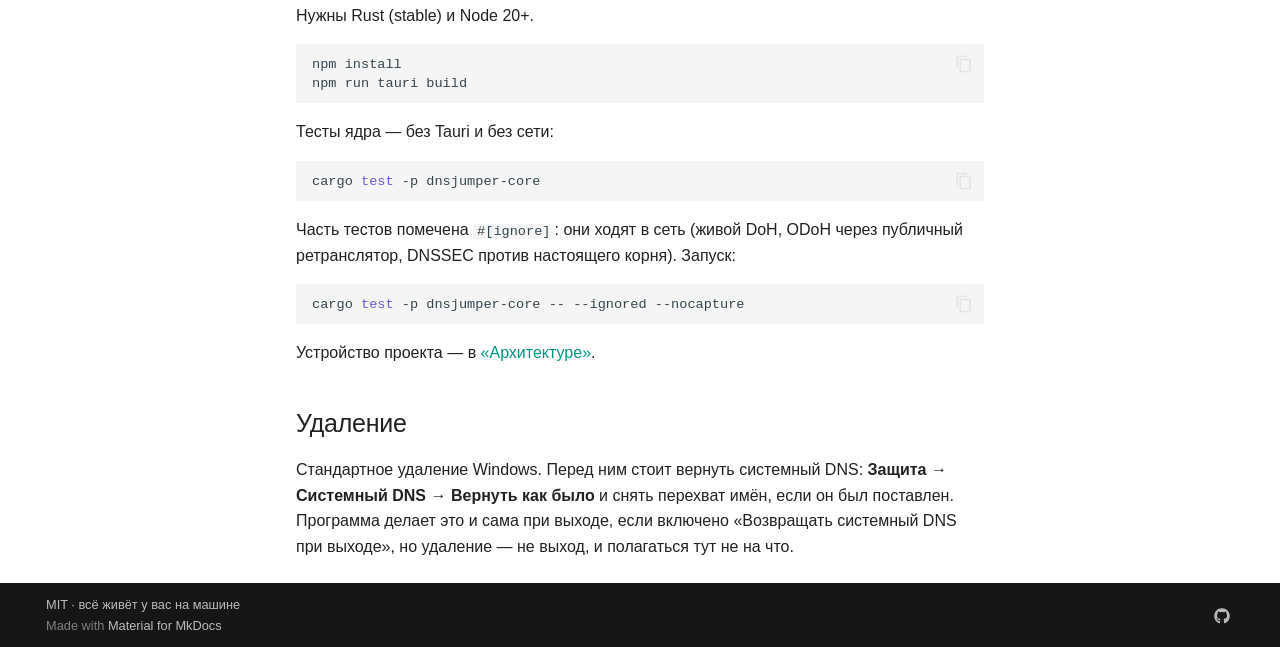
<file: install/index.html>
<!doctype html>
<html lang="ru" class="no-js">
  <head>
    
      <meta charset="utf-8">
      <meta name="viewport" content="width=device-width,initial-scale=1">
      
        <meta name="description" content="Ваш DNS — список сайтов, куда вы ходите. Эта программа делает так, чтобы он не уходил провайдеру">
      
      
      
        <link rel="canonical" href="https://mintyextremum.github.io/ME.DNSJumper/install/">
      
      
        <link rel="prev" href="..">
      
      
        <link rel="next" href="../how-it-works/">
      
      
        
      
      
      <link rel="icon" href="../assets/favicon.png">
      <meta name="generator" content="mkdocs-1.6.1, mkdocs-material-9.7.7">
    
    
      
        <title>Установка - ME.DNSJumper</title>
      
    
    
      <link rel="stylesheet" href="../assets/stylesheets/main.ec1eaa64.min.css">
      
        
        <link rel="stylesheet" href="../assets/stylesheets/palette.ab4e12ef.min.css">
      
      


    
    
      
    
    
      
    
    
      <link rel="stylesheet" href="../stylesheets/extra.css">
    
    <script>__md_scope=new URL("..",location),__md_hash=e=>[...e].reduce(((e,_)=>(e<<5)-e+_.charCodeAt(0)),0),__md_get=(e,_=localStorage,t=__md_scope)=>JSON.parse(_.getItem(t.pathname+"."+e)),__md_set=(e,_,t=localStorage,a=__md_scope)=>{try{t.setItem(a.pathname+"."+e,JSON.stringify(_))}catch(e){}}</script>
    
      

    
    
  </head>
  
  
    
    
      
    
    
    
    
    <body dir="ltr" data-md-color-scheme="default" data-md-color-primary="teal" data-md-color-accent="teal">
  
    
    <input class="md-toggle" data-md-toggle="drawer" type="checkbox" id="__drawer" autocomplete="off">
    <input class="md-toggle" data-md-toggle="search" type="checkbox" id="__search" autocomplete="off">
    <label class="md-overlay" for="__drawer"></label>
    <div data-md-component="skip">
      
        
        <a href="#установка" class="md-skip">
          Перейти к содержанию
        </a>
      
    </div>
    <div data-md-component="announce">
      
    </div>
    
    
      

  

<header class="md-header md-header--shadow" data-md-component="header">
  <nav class="md-header__inner md-grid" aria-label="Верхний колонтитул">
    <a href=".." title="ME.DNSJumper" class="md-header__button md-logo" aria-label="ME.DNSJumper" data-md-component="logo">
      
  <img src="../assets/logo.png" alt="logo">

    </a>
    <label class="md-header__button md-icon" for="__drawer">
      
      <svg xmlns="http://www.w3.org/2000/svg" viewBox="0 0 24 24"><path d="M3 6h18v2H3zm0 5h18v2H3zm0 5h18v2H3z"/></svg>
    </label>
    <div class="md-header__title" data-md-component="header-title">
      <div class="md-header__ellipsis">
        <div class="md-header__topic">
          <span class="md-ellipsis">
            ME.DNSJumper
          </span>
        </div>
        <div class="md-header__topic" data-md-component="header-topic">
          <span class="md-ellipsis">
            
              Установка
            
          </span>
        </div>
      </div>
    </div>
    
      
        <form class="md-header__option" data-md-component="palette">
  
    
    
    
    <input class="md-option" data-md-color-media="(prefers-color-scheme: light)" data-md-color-scheme="default" data-md-color-primary="teal" data-md-color-accent="teal"  aria-label="Тёмная тема"  type="radio" name="__palette" id="__palette_0">
    
      <label class="md-header__button md-icon" title="Тёмная тема" for="__palette_1" hidden>
        <svg xmlns="http://www.w3.org/2000/svg" viewBox="0 0 24 24"><path d="m17.75 4.09-2.53 1.94.91 3.06-2.63-1.81-2.63 1.81.91-3.06-2.53-1.94L12.44 4l1.06-3 1.06 3zm3.5 6.91-1.64 1.25.59 1.98-1.7-1.17-1.7 1.17.59-1.98L15.75 11l2.06-.05L18.5 9l.69 1.95zm-2.28 4.95c.83-.08 1.72 1.1 1.19 1.85-.32.45-.66.87-1.08 1.27C15.17 23 8.84 23 4.94 19.07c-3.91-3.9-3.91-10.24 0-14.14.4-.4.82-.76 1.27-1.08.75-.53 1.93.36 1.85 1.19-.27 2.86.69 5.83 2.89 8.02a9.96 9.96 0 0 0 8.02 2.89m-1.64 2.02a12.08 12.08 0 0 1-7.8-3.47c-2.17-2.19-3.33-5-3.49-7.82-2.81 3.14-2.7 7.96.31 10.98 3.02 3.01 7.84 3.12 10.98.31"/></svg>
      </label>
    
  
    
    
    
    <input class="md-option" data-md-color-media="(prefers-color-scheme: dark)" data-md-color-scheme="slate" data-md-color-primary="teal" data-md-color-accent="teal"  aria-label="Светлая тема"  type="radio" name="__palette" id="__palette_1">
    
      <label class="md-header__button md-icon" title="Светлая тема" for="__palette_0" hidden>
        <svg xmlns="http://www.w3.org/2000/svg" viewBox="0 0 24 24"><path d="M12 7a5 5 0 0 1 5 5 5 5 0 0 1-5 5 5 5 0 0 1-5-5 5 5 0 0 1 5-5m0 2a3 3 0 0 0-3 3 3 3 0 0 0 3 3 3 3 0 0 0 3-3 3 3 0 0 0-3-3m0-7 2.39 3.42C13.65 5.15 12.84 5 12 5s-1.65.15-2.39.42zM3.34 7l4.16-.35A7.2 7.2 0 0 0 5.94 8.5c-.44.74-.69 1.5-.83 2.29zm.02 10 1.76-3.77a7.131 7.131 0 0 0 2.38 4.14zM20.65 7l-1.77 3.79a7.02 7.02 0 0 0-2.38-4.15zm-.01 10-4.14.36c.59-.51 1.12-1.14 1.54-1.86.42-.73.69-1.5.83-2.29zM12 22l-2.41-3.44c.74.27 1.55.44 2.41.44.82 0 1.63-.17 2.37-.44z"/></svg>
      </label>
    
  
</form>
      
    
    
      <script>var palette=__md_get("__palette");if(palette&&palette.color){if("(prefers-color-scheme)"===palette.color.media){var media=matchMedia("(prefers-color-scheme: light)"),input=document.querySelector(media.matches?"[data-md-color-media='(prefers-color-scheme: light)']":"[data-md-color-media='(prefers-color-scheme: dark)']");palette.color.media=input.getAttribute("data-md-color-media"),palette.color.scheme=input.getAttribute("data-md-color-scheme"),palette.color.primary=input.getAttribute("data-md-color-primary"),palette.color.accent=input.getAttribute("data-md-color-accent")}for(var[key,value]of Object.entries(palette.color))document.body.setAttribute("data-md-color-"+key,value)}</script>
    
    
    
      
      
        <label class="md-header__button md-icon" for="__search">
          
          <svg xmlns="http://www.w3.org/2000/svg" viewBox="0 0 24 24"><path d="M9.5 3A6.5 6.5 0 0 1 16 9.5c0 1.61-.59 3.09-1.56 4.23l.27.27h.79l5 5-1.5 1.5-5-5v-.79l-.27-.27A6.52 6.52 0 0 1 9.5 16 6.5 6.5 0 0 1 3 9.5 6.5 6.5 0 0 1 9.5 3m0 2C7 5 5 7 5 9.5S7 14 9.5 14 14 12 14 9.5 12 5 9.5 5"/></svg>
        </label>
        <div class="md-search" data-md-component="search" role="dialog">
  <label class="md-search__overlay" for="__search"></label>
  <div class="md-search__inner" role="search">
    <form class="md-search__form" name="search">
      <input type="text" class="md-search__input" name="query" aria-label="Поиск" placeholder="Поиск" autocapitalize="off" autocorrect="off" autocomplete="off" spellcheck="false" data-md-component="search-query" required>
      <label class="md-search__icon md-icon" for="__search">
        
        <svg xmlns="http://www.w3.org/2000/svg" viewBox="0 0 24 24"><path d="M9.5 3A6.5 6.5 0 0 1 16 9.5c0 1.61-.59 3.09-1.56 4.23l.27.27h.79l5 5-1.5 1.5-5-5v-.79l-.27-.27A6.52 6.52 0 0 1 9.5 16 6.5 6.5 0 0 1 3 9.5 6.5 6.5 0 0 1 9.5 3m0 2C7 5 5 7 5 9.5S7 14 9.5 14 14 12 14 9.5 12 5 9.5 5"/></svg>
        
        <svg xmlns="http://www.w3.org/2000/svg" viewBox="0 0 24 24"><path d="M20 11v2H8l5.5 5.5-1.42 1.42L4.16 12l7.92-7.92L13.5 5.5 8 11z"/></svg>
      </label>
      <nav class="md-search__options" aria-label="Поиск">
        
        <button type="reset" class="md-search__icon md-icon" title="Очистить" aria-label="Очистить" tabindex="-1">
          
          <svg xmlns="http://www.w3.org/2000/svg" viewBox="0 0 24 24"><path d="M19 6.41 17.59 5 12 10.59 6.41 5 5 6.41 10.59 12 5 17.59 6.41 19 12 13.41 17.59 19 19 17.59 13.41 12z"/></svg>
        </button>
      </nav>
      
    </form>
    <div class="md-search__output">
      <div class="md-search__scrollwrap" tabindex="0" data-md-scrollfix>
        <div class="md-search-result" data-md-component="search-result">
          <div class="md-search-result__meta">
            Инициализация поиска
          </div>
          <ol class="md-search-result__list" role="presentation"></ol>
        </div>
      </div>
    </div>
  </div>
</div>
      
    
    
      <div class="md-header__source">
        <a href="https://github.com/mintyextremum/ME.DNSJumper" title="Перейти к репозиторию" class="md-source" data-md-component="source">
  <div class="md-source__icon md-icon">
    
    <svg xmlns="http://www.w3.org/2000/svg" viewBox="0 0 512 512"><!--! Font Awesome Free 7.1.0 by @fontawesome - https://fontawesome.com License - https://fontawesome.com/license/free (Icons: CC BY 4.0, Fonts: SIL OFL 1.1, Code: MIT License) Copyright 2025 Fonticons, Inc.--><path d="M173.9 397.4c0 2-2.3 3.6-5.2 3.6-3.3.3-5.6-1.3-5.6-3.6 0-2 2.3-3.6 5.2-3.6 3-.3 5.6 1.3 5.6 3.6m-31.1-4.5c-.7 2 1.3 4.3 4.3 4.9 2.6 1 5.6 0 6.2-2s-1.3-4.3-4.3-5.2c-2.6-.7-5.5.3-6.2 2.3m44.2-1.7c-2.9.7-4.9 2.6-4.6 4.9.3 2 2.9 3.3 5.9 2.6 2.9-.7 4.9-2.6 4.6-4.6-.3-1.9-3-3.2-5.9-2.9M252.8 8C114.1 8 8 113.3 8 252c0 110.9 69.8 205.8 169.5 239.2 12.8 2.3 17.3-5.6 17.3-12.1 0-6.2-.3-40.4-.3-61.4 0 0-70 15-84.7-29.8 0 0-11.4-29.1-27.8-36.6 0 0-22.9-15.7 1.6-15.4 0 0 24.9 2 38.6 25.8 21.9 38.6 58.6 27.5 72.9 20.9 2.3-16 8.8-27.1 16-33.7-55.9-6.2-112.3-14.3-112.3-110.5 0-27.5 7.6-41.3 23.6-58.9-2.6-6.5-11.1-33.3 2.6-67.9 20.9-6.5 69 27 69 27 20-5.6 41.5-8.5 62.8-8.5s42.8 2.9 62.8 8.5c0 0 48.1-33.6 69-27 13.7 34.7 5.2 61.4 2.6 67.9 16 17.7 25.8 31.5 25.8 58.9 0 96.5-58.9 104.2-114.8 110.5 9.2 7.9 17 22.9 17 46.4 0 33.7-.3 75.4-.3 83.6 0 6.5 4.6 14.4 17.3 12.1C436.2 457.8 504 362.9 504 252 504 113.3 391.5 8 252.8 8M105.2 352.9c-1.3 1-1 3.3.7 5.2 1.6 1.6 3.9 2.3 5.2 1 1.3-1 1-3.3-.7-5.2-1.6-1.6-3.9-2.3-5.2-1m-10.8-8.1c-.7 1.3.3 2.9 2.3 3.9 1.6 1 3.6.7 4.3-.7.7-1.3-.3-2.9-2.3-3.9-2-.6-3.6-.3-4.3.7m32.4 35.6c-1.6 1.3-1 4.3 1.3 6.2 2.3 2.3 5.2 2.6 6.5 1 1.3-1.3.7-4.3-1.3-6.2-2.2-2.3-5.2-2.6-6.5-1m-11.4-14.7c-1.6 1-1.6 3.6 0 5.9s4.3 3.3 5.6 2.3c1.6-1.3 1.6-3.9 0-6.2-1.4-2.3-4-3.3-5.6-2"/></svg>
  </div>
  <div class="md-source__repository">
    mintyextremum/ME.DNSJumper
  </div>
</a>
      </div>
    
  </nav>
  
</header>
    
    <div class="md-container" data-md-component="container">
      
      
        
          
        
      
      <main class="md-main" data-md-component="main">
        <div class="md-main__inner md-grid">
          
            
              
              <div class="md-sidebar md-sidebar--primary" data-md-component="sidebar" data-md-type="navigation" >
                <div class="md-sidebar__scrollwrap">
                  <div class="md-sidebar__inner">
                    



<nav class="md-nav md-nav--primary" aria-label="Навигация" data-md-level="0">
  <label class="md-nav__title" for="__drawer">
    <a href=".." title="ME.DNSJumper" class="md-nav__button md-logo" aria-label="ME.DNSJumper" data-md-component="logo">
      
  <img src="../assets/logo.png" alt="logo">

    </a>
    ME.DNSJumper
  </label>
  
    <div class="md-nav__source">
      <a href="https://github.com/mintyextremum/ME.DNSJumper" title="Перейти к репозиторию" class="md-source" data-md-component="source">
  <div class="md-source__icon md-icon">
    
    <svg xmlns="http://www.w3.org/2000/svg" viewBox="0 0 512 512"><!--! Font Awesome Free 7.1.0 by @fontawesome - https://fontawesome.com License - https://fontawesome.com/license/free (Icons: CC BY 4.0, Fonts: SIL OFL 1.1, Code: MIT License) Copyright 2025 Fonticons, Inc.--><path d="M173.9 397.4c0 2-2.3 3.6-5.2 3.6-3.3.3-5.6-1.3-5.6-3.6 0-2 2.3-3.6 5.2-3.6 3-.3 5.6 1.3 5.6 3.6m-31.1-4.5c-.7 2 1.3 4.3 4.3 4.9 2.6 1 5.6 0 6.2-2s-1.3-4.3-4.3-5.2c-2.6-.7-5.5.3-6.2 2.3m44.2-1.7c-2.9.7-4.9 2.6-4.6 4.9.3 2 2.9 3.3 5.9 2.6 2.9-.7 4.9-2.6 4.6-4.6-.3-1.9-3-3.2-5.9-2.9M252.8 8C114.1 8 8 113.3 8 252c0 110.9 69.8 205.8 169.5 239.2 12.8 2.3 17.3-5.6 17.3-12.1 0-6.2-.3-40.4-.3-61.4 0 0-70 15-84.7-29.8 0 0-11.4-29.1-27.8-36.6 0 0-22.9-15.7 1.6-15.4 0 0 24.9 2 38.6 25.8 21.9 38.6 58.6 27.5 72.9 20.9 2.3-16 8.8-27.1 16-33.7-55.9-6.2-112.3-14.3-112.3-110.5 0-27.5 7.6-41.3 23.6-58.9-2.6-6.5-11.1-33.3 2.6-67.9 20.9-6.5 69 27 69 27 20-5.6 41.5-8.5 62.8-8.5s42.8 2.9 62.8 8.5c0 0 48.1-33.6 69-27 13.7 34.7 5.2 61.4 2.6 67.9 16 17.7 25.8 31.5 25.8 58.9 0 96.5-58.9 104.2-114.8 110.5 9.2 7.9 17 22.9 17 46.4 0 33.7-.3 75.4-.3 83.6 0 6.5 4.6 14.4 17.3 12.1C436.2 457.8 504 362.9 504 252 504 113.3 391.5 8 252.8 8M105.2 352.9c-1.3 1-1 3.3.7 5.2 1.6 1.6 3.9 2.3 5.2 1 1.3-1 1-3.3-.7-5.2-1.6-1.6-3.9-2.3-5.2-1m-10.8-8.1c-.7 1.3.3 2.9 2.3 3.9 1.6 1 3.6.7 4.3-.7.7-1.3-.3-2.9-2.3-3.9-2-.6-3.6-.3-4.3.7m32.4 35.6c-1.6 1.3-1 4.3 1.3 6.2 2.3 2.3 5.2 2.6 6.5 1 1.3-1.3.7-4.3-1.3-6.2-2.2-2.3-5.2-2.6-6.5-1m-11.4-14.7c-1.6 1-1.6 3.6 0 5.9s4.3 3.3 5.6 2.3c1.6-1.3 1.6-3.9 0-6.2-1.4-2.3-4-3.3-5.6-2"/></svg>
  </div>
  <div class="md-source__repository">
    mintyextremum/ME.DNSJumper
  </div>
</a>
    </div>
  
  <ul class="md-nav__list" data-md-scrollfix>
    
      
      
  
  
  
  
    <li class="md-nav__item">
      <a href=".." class="md-nav__link">
        
  
  
  <span class="md-ellipsis">
    
  
    Обзор
  

    
  </span>
  
  

      </a>
    </li>
  

    
      
      
  
  
    
  
  
  
    
    
    
    
      
        
        
      
    
    
    <li class="md-nav__item md-nav__item--active md-nav__item--section md-nav__item--nested">
      
        
        
        <input class="md-nav__toggle md-toggle " type="checkbox" id="__nav_2" checked>
        
          
          <label class="md-nav__link" for="__nav_2" id="__nav_2_label" tabindex="">
            
  
  
  <span class="md-ellipsis">
    
  
    Начало
  

    
  </span>
  
  

            <span class="md-nav__icon md-icon"></span>
          </label>
        
        <nav class="md-nav" data-md-level="1" aria-labelledby="__nav_2_label" aria-expanded="true">
          <label class="md-nav__title" for="__nav_2">
            <span class="md-nav__icon md-icon"></span>
            
  
    Начало
  

          </label>
          <ul class="md-nav__list" data-md-scrollfix>
            
              
                
  
  
    
  
  
  
    <li class="md-nav__item md-nav__item--active">
      
      <input class="md-nav__toggle md-toggle" type="checkbox" id="__toc">
      
      
        
      
      
        <label class="md-nav__link md-nav__link--active" for="__toc">
          
  
  
  <span class="md-ellipsis">
    
  
    Установка
  

    
  </span>
  
  

          <span class="md-nav__icon md-icon"></span>
        </label>
      
      <a href="./" class="md-nav__link md-nav__link--active">
        
  
  
  <span class="md-ellipsis">
    
  
    Установка
  

    
  </span>
  
  

      </a>
      
        

<nav class="md-nav md-nav--secondary" aria-label="Содержание">
  
  
  
    
  
  
    <label class="md-nav__title" for="__toc">
      <span class="md-nav__icon md-icon"></span>
      Содержание
    </label>
    <ul class="md-nav__list" data-md-component="toc" data-md-scrollfix>
      
        <li class="md-nav__item">
  <a href="#установщик" class="md-nav__link">
    <span class="md-ellipsis">
      
        Установщик
      
    </span>
  </a>
  
    <nav class="md-nav" aria-label="Установщик">
      <ul class="md-nav__list">
        
          <li class="md-nav__item">
  <a href="#метки-на-странице-релизов" class="md-nav__link">
    <span class="md-ellipsis">
      
        Метки на странице релизов
      
    </span>
  </a>
  
</li>
        
      </ul>
    </nav>
  
</li>
      
        <li class="md-nav__item">
  <a href="#автономная-работа" class="md-nav__link">
    <span class="md-ellipsis">
      
        Автономная работа
      
    </span>
  </a>
  
</li>
      
        <li class="md-nav__item">
  <a href="#значок-в-трее" class="md-nav__link">
    <span class="md-ellipsis">
      
        Значок в трее
      
    </span>
  </a>
  
</li>
      
        <li class="md-nav__item">
  <a href="#что-именно-меняется-в-системе" class="md-nav__link">
    <span class="md-ellipsis">
      
        Что именно меняется в системе
      
    </span>
  </a>
  
</li>
      
        <li class="md-nav__item">
  <a href="#проверить-что-работает" class="md-nav__link">
    <span class="md-ellipsis">
      
        Проверить, что работает
      
    </span>
  </a>
  
</li>
      
        <li class="md-nav__item">
  <a href="#сборка-из-исходников" class="md-nav__link">
    <span class="md-ellipsis">
      
        Сборка из исходников
      
    </span>
  </a>
  
</li>
      
        <li class="md-nav__item">
  <a href="#удаление" class="md-nav__link">
    <span class="md-ellipsis">
      
        Удаление
      
    </span>
  </a>
  
</li>
      
    </ul>
  
</nav>
      
    </li>
  

              
            
              
                
  
  
  
  
    <li class="md-nav__item">
      <a href="../how-it-works/" class="md-nav__link">
        
  
  
  <span class="md-ellipsis">
    
  
    Как это работает
  

    
  </span>
  
  

      </a>
    </li>
  

              
            
              
                
  
  
  
  
    <li class="md-nav__item">
      <a href="../transports/" class="md-nav__link">
        
  
  
  <span class="md-ellipsis">
    
  
    Транспорты
  

    
  </span>
  
  

      </a>
    </li>
  

              
            
          </ul>
        </nav>
      
    </li>
  

    
      
      
  
  
  
  
    
    
    
    
      
        
        
      
    
    
    <li class="md-nav__item md-nav__item--section md-nav__item--nested">
      
        
        
        <input class="md-nav__toggle md-toggle " type="checkbox" id="__nav_3" >
        
          
          <label class="md-nav__link" for="__nav_3" id="__nav_3_label" tabindex="">
            
  
  
  <span class="md-ellipsis">
    
  
    Задачи
  

    
  </span>
  
  

            <span class="md-nav__icon md-icon"></span>
          </label>
        
        <nav class="md-nav" data-md-level="1" aria-labelledby="__nav_3_label" aria-expanded="false">
          <label class="md-nav__title" for="__nav_3">
            <span class="md-nav__icon md-icon"></span>
            
  
    Задачи
  

          </label>
          <ul class="md-nav__list" data-md-scrollfix>
            
              
                
  
  
  
  
    <li class="md-nav__item">
      <a href="../blocking/" class="md-nav__link">
        
  
  
  <span class="md-ellipsis">
    
  
    DoH заблокировали
  

    
  </span>
  
  

      </a>
    </li>
  

              
            
              
                
  
  
  
  
    <li class="md-nav__item">
      <a href="../zapret/" class="md-nav__link">
        
  
  
  <span class="md-ellipsis">
    
  
    Совместно с zapret
  

    
  </span>
  
  

      </a>
    </li>
  

              
            
              
                
  
  
  
  
    <li class="md-nav__item">
      <a href="../journal/" class="md-nav__link">
        
  
  
  <span class="md-ellipsis">
    
  
    Журнал и отчёт
  

    
  </span>
  
  

      </a>
    </li>
  

              
            
              
                
  
  
  
  
    <li class="md-nav__item">
      <a href="../troubleshooting/" class="md-nav__link">
        
  
  
  <span class="md-ellipsis">
    
  
    Если что-то не так
  

    
  </span>
  
  

      </a>
    </li>
  

              
            
          </ul>
        </nav>
      
    </li>
  

    
      
      
  
  
  
  
    
    
    
    
      
        
        
      
    
    
    <li class="md-nav__item md-nav__item--section md-nav__item--nested">
      
        
        
        <input class="md-nav__toggle md-toggle " type="checkbox" id="__nav_4" >
        
          
          <label class="md-nav__link" for="__nav_4" id="__nav_4_label" tabindex="">
            
  
  
  <span class="md-ellipsis">
    
  
    Справочник
  

    
  </span>
  
  

            <span class="md-nav__icon md-icon"></span>
          </label>
        
        <nav class="md-nav" data-md-level="1" aria-labelledby="__nav_4_label" aria-expanded="false">
          <label class="md-nav__title" for="__nav_4">
            <span class="md-nav__icon md-icon"></span>
            
  
    Справочник
  

          </label>
          <ul class="md-nav__list" data-md-scrollfix>
            
              
                
  
  
  
  
    <li class="md-nav__item">
      <a href="../settings/" class="md-nav__link">
        
  
  
  <span class="md-ellipsis">
    
  
    Настройки
  

    
  </span>
  
  

      </a>
    </li>
  

              
            
              
                
  
  
  
  
    <li class="md-nav__item">
      <a href="../dnssec/" class="md-nav__link">
        
  
  
  <span class="md-ellipsis">
    
  
    Подписи DNSSEC
  

    
  </span>
  
  

      </a>
    </li>
  

              
            
              
                
  
  
  
  
    <li class="md-nav__item">
      <a href="../privacy/" class="md-nav__link">
        
  
  
  <span class="md-ellipsis">
    
  
    Приватность
  

    
  </span>
  
  

      </a>
    </li>
  

              
            
              
                
  
  
  
  
    <li class="md-nav__item">
      <a href="../limits/" class="md-nav__link">
        
  
  
  <span class="md-ellipsis">
    
  
    Границы
  

    
  </span>
  
  

      </a>
    </li>
  

              
            
              
                
  
  
  
  
    <li class="md-nav__item">
      <a href="../architecture/" class="md-nav__link">
        
  
  
  <span class="md-ellipsis">
    
  
    Устройство
  

    
  </span>
  
  

      </a>
    </li>
  

              
            
          </ul>
        </nav>
      
    </li>
  

    
  </ul>
</nav>
                  </div>
                </div>
              </div>
            
            
              
              <div class="md-sidebar md-sidebar--secondary" data-md-component="sidebar" data-md-type="toc" >
                <div class="md-sidebar__scrollwrap">
                  <div class="md-sidebar__inner">
                    

<nav class="md-nav md-nav--secondary" aria-label="Содержание">
  
  
  
    
  
  
    <label class="md-nav__title" for="__toc">
      <span class="md-nav__icon md-icon"></span>
      Содержание
    </label>
    <ul class="md-nav__list" data-md-component="toc" data-md-scrollfix>
      
        <li class="md-nav__item">
  <a href="#установщик" class="md-nav__link">
    <span class="md-ellipsis">
      
        Установщик
      
    </span>
  </a>
  
    <nav class="md-nav" aria-label="Установщик">
      <ul class="md-nav__list">
        
          <li class="md-nav__item">
  <a href="#метки-на-странице-релизов" class="md-nav__link">
    <span class="md-ellipsis">
      
        Метки на странице релизов
      
    </span>
  </a>
  
</li>
        
      </ul>
    </nav>
  
</li>
      
        <li class="md-nav__item">
  <a href="#автономная-работа" class="md-nav__link">
    <span class="md-ellipsis">
      
        Автономная работа
      
    </span>
  </a>
  
</li>
      
        <li class="md-nav__item">
  <a href="#значок-в-трее" class="md-nav__link">
    <span class="md-ellipsis">
      
        Значок в трее
      
    </span>
  </a>
  
</li>
      
        <li class="md-nav__item">
  <a href="#что-именно-меняется-в-системе" class="md-nav__link">
    <span class="md-ellipsis">
      
        Что именно меняется в системе
      
    </span>
  </a>
  
</li>
      
        <li class="md-nav__item">
  <a href="#проверить-что-работает" class="md-nav__link">
    <span class="md-ellipsis">
      
        Проверить, что работает
      
    </span>
  </a>
  
</li>
      
        <li class="md-nav__item">
  <a href="#сборка-из-исходников" class="md-nav__link">
    <span class="md-ellipsis">
      
        Сборка из исходников
      
    </span>
  </a>
  
</li>
      
        <li class="md-nav__item">
  <a href="#удаление" class="md-nav__link">
    <span class="md-ellipsis">
      
        Удаление
      
    </span>
  </a>
  
</li>
      
    </ul>
  
</nav>
                  </div>
                </div>
              </div>
            
          
          
            <div class="md-content" data-md-component="content">
              
              <article class="md-content__inner md-typeset">
                
                  



<h1 id="установка">Установка<a class="headerlink" href="#установка" title="Permanent link">&para;</a></h1>
<p>Windows 10/11, x64. Интерфейс русский.</p>
<h2 id="установщик">Установщик<a class="headerlink" href="#установщик" title="Permanent link">&para;</a></h2>
<p>Скачайте <strong><code>ME.DNSJumper_*_x64-setup.exe</code></strong> со
<a href="https://github.com/mintyextremum/ME.DNSJumper/releases/latest">страницы релизов</a> и
запустите. Лежащий рядом <code>.msi</code> — для развёртывания политиками домена; обновляться сама
программа умеет только из <code>-setup.exe</code>, потому что тихая установка поверх работающей копии
— возможность установщика NSIS, а не MSI.</p>
<p>Новую версию программа ищет сама и сообщает о ней полосой вверху окна — но не ставит:
установка запускается только по нажатию. Расписание выбирается в <strong>Настройках → Версия</strong>:
раз в неделю (по умолчанию), раз в месяц или никогда. «Никогда» значит никогда — наружу в
этом режиме не уходит ни одного запроса про версии, включая открытие самих настроек;
кнопка «Проверить обновления» при этом остаётся.</p>
<p>Пакет проверяется по подписи — установщик, который не проходит проверку, не будет
установлен, даже если его подсунули вместо настоящего.</p>
<h3 id="метки-на-странице-релизов">Метки на странице релизов<a class="headerlink" href="#метки-на-странице-релизов" title="Permanent link">&para;</a></h3>
<p>Заголовок релиза устроен так: <code>ME.DNSJumper v1.0.2 «Mistral» — Major Update · Stable Release</code>.
Первая метка говорит, чем выпуск является, вторая — можно ли на него обновиться.</p>
<p><strong>Чем является:</strong></p>
<table>
<thead>
<tr>
<th>Метка</th>
<th>Что значит</th>
</tr>
</thead>
<tbody>
<tr>
<td><strong>Major Update</strong></td>
<td>Сменилась первая цифра. Программа умеет то, чего раньше не было</td>
</tr>
<tr>
<td><strong>Update</strong></td>
<td>Сменилась вторая. Умеет больше того же самого</td>
</tr>
<tr>
<td><strong>Fix</strong></td>
<td>Сменилась третья. То же самое, но без известных поломок</td>
</tr>
<tr>
<td><strong>HotFix</strong></td>
<td>Тот же Fix, выпущенный вне очереди: предыдущая версия ломала что-то важное, и ждать следующего выпуска не стоит</td>
</tr>
</tbody>
</table>
<p><strong>Можно ли обновиться:</strong></p>
<table>
<thead>
<tr>
<th>Метка</th>
<th>Что значит</th>
</tr>
</thead>
<tbody>
<tr>
<td><strong>Stable Release</strong></td>
<td>Обычный выпуск. Обновление придёт само, ставить руками ничего не надо</td>
</tr>
<tr>
<td><strong>Legacy — Outdated</strong></td>
<td>Сама себя не обновит: до 0.5.0 обновлятора не было вовсе, а до 1.0.2 кнопка установки молча не срабатывала. Скачайте свежий установщик и поставьте поверх — данные и настройки сохранятся</td>
</tr>
</tbody>
</table>
<p>Данные и настройки при установке поверх сохраняются: они лежат в профиле пользователя,
а не рядом с программой.</p>
<h2 id="автономная-работа">Автономная работа<a class="headerlink" href="#автономная-работа" title="Permanent link">&para;</a></h2>
<p>После установки, чтобы дальше не вмешиваться:</p>
<ol>
<li><strong>Настройки → Запуск с Windows → С правами администратора.</strong></li>
<li><strong>Настройки → Автономная работа → Сразу направлять систему на резолвер.</strong></li>
</ol>
<p>Дальше при входе в систему программа поднимается, направляет DNS на себя, а при выходе
возвращает как было.</p>
<div class="admonition warning">
<p class="admonition-title">Зачем нужны права администратора</p>
<p>Переключить системный DNS без них нельзя. Режим «Обычный» (запись в реестре
пользователя) поднимет программу при входе, но менять системные настройки она не
сможет — резолвер будет слушать <code>127.0.0.1:53</code>, а система продолжит спрашивать
провайдера.</p>
<p>Права запрашиваются <strong>один раз</strong>, при установке задания в планировщик. Дальше
программа запускается молча.</p>
</div>
<h2 id="значок-в-трее">Значок в трее<a class="headerlink" href="#значок-в-трее" title="Permanent link">&para;</a></h2>
<p>Знак показывает состояние цветом, и это тот же язык, что и в окне:</p>
<table>
<thead>
<tr>
<th></th>
<th></th>
</tr>
</thead>
<tbody>
<tr>
<td><strong>бирюзовый</strong></td>
<td>Резолвер работает, система идёт через него</td>
</tr>
<tr>
<td><strong>янтарный</strong></td>
<td>Резолвер работает, но система спрашивает не нас — обычно после VPN</td>
</tr>
<tr>
<td><strong>серый</strong></td>
<td>Резолвер остановлен</td>
</tr>
</tbody>
</table>
<p>Левая кнопка открывает окно, правая — меню с выходом. <strong>Закрытие окна прячет программу в
трей, а не выключает её</strong>: резолвер это служба, окно у неё открывают раз в неделю, а
работать она должна всё остальное время. Выключить это поведение можно в
<strong>Настройки → Автономная работа</strong>.</p>
<div class="admonition note">
<p class="admonition-title">В Windows 11 значок сначала скрыт</p>
<p>Новый значок система кладёт в скрытую часть панели — под стрелкой «^» слева от часов.
Вытащить его на видное место можно перетаскиванием. Это поведение Windows, одинаковое
для всех программ.</p>
</div>
<h2 id="что-именно-меняется-в-системе">Что именно меняется в системе<a class="headerlink" href="#что-именно-меняется-в-системе" title="Permanent link">&para;</a></h2>
<p>Ровно две вещи, обе обратимые:</p>
<table>
<thead>
<tr>
<th>Что</th>
<th>Когда</th>
<th>Как вернуть</th>
</tr>
</thead>
<tbody>
<tr>
<td>DNS-серверы адаптеров → <code>127.0.0.1</code></td>
<td>«Направить систему сюда» или автонаправление</td>
<td>Само при выходе, если включено «Возвращать системный DNS при выходе»</td>
</tr>
<tr>
<td>Политика DNS-клиента (NRPT), правило <code>.</code></td>
<td>«Перехват всех имён»</td>
<td>Кнопкой в том же разделе</td>
</tr>
</tbody>
</table>
<p>Реестр, кроме записи автозапуска в обычном режиме, не трогается. Драйверы не ставятся.</p>
<h2 id="проверить-что-работает">Проверить, что работает<a class="headerlink" href="#проверить-что-работает" title="Permanent link">&para;</a></h2>
<div class="highlight"><pre><span></span><code><a id="__codelineno-0-1" name="__codelineno-0-1" href="#__codelineno-0-1"></a><span class="n">nslookup</span> <span class="n">example</span><span class="p">.</span><span class="n">com</span> <span class="n">127</span><span class="p">.</span><span class="n">0</span><span class="p">.</span><span class="n">0</span><span class="p">.</span><span class="n">1</span>
</code></pre></div>
<p>Ответ должен прийти от <code>127.0.0.1</code>. В журнале программы (нижняя панель, «Запросы») появится
строка с именем, транспортом и задержкой.</p>
<p>Если система уже направлена на резолвер — достаточно обычного <code>nslookup example.com</code>, и в
журнале будет видно, какая программа спрашивала.</p>
<h2 id="сборка-из-исходников">Сборка из исходников<a class="headerlink" href="#сборка-из-исходников" title="Permanent link">&para;</a></h2>
<p>Нужны Rust (stable) и Node 20+.</p>
<div class="highlight"><pre><span></span><code><a id="__codelineno-1-1" name="__codelineno-1-1" href="#__codelineno-1-1"></a>npm<span class="w"> </span>install
<a id="__codelineno-1-2" name="__codelineno-1-2" href="#__codelineno-1-2"></a>npm<span class="w"> </span>run<span class="w"> </span>tauri<span class="w"> </span>build
</code></pre></div>
<p>Тесты ядра — без Tauri и без сети:</p>
<div class="highlight"><pre><span></span><code><a id="__codelineno-2-1" name="__codelineno-2-1" href="#__codelineno-2-1"></a>cargo<span class="w"> </span><span class="nb">test</span><span class="w"> </span>-p<span class="w"> </span>dnsjumper-core
</code></pre></div>
<p>Часть тестов помечена <code>#[ignore]</code>: они ходят в сеть (живой DoH, ODoH через публичный
ретранслятор, DNSSEC против настоящего корня). Запуск:</p>
<div class="highlight"><pre><span></span><code><a id="__codelineno-3-1" name="__codelineno-3-1" href="#__codelineno-3-1"></a>cargo<span class="w"> </span><span class="nb">test</span><span class="w"> </span>-p<span class="w"> </span>dnsjumper-core<span class="w"> </span>--<span class="w"> </span>--ignored<span class="w"> </span>--nocapture
</code></pre></div>
<p>Устройство проекта — в <a href="../architecture/">«Архитектуре»</a>.</p>
<h2 id="удаление">Удаление<a class="headerlink" href="#удаление" title="Permanent link">&para;</a></h2>
<p>Стандартное удаление Windows. Перед ним стоит вернуть системный DNS: <strong>Защита → Системный
DNS → Вернуть как было</strong> и снять перехват имён, если он был поставлен. Программа делает это
и сама при выходе, если включено «Возвращать системный DNS при выходе», но удаление —
не выход, и полагаться тут не на что.</p>












                
              </article>
            </div>
          
          
<script>var target=document.getElementById(location.hash.slice(1));target&&target.name&&(target.checked=target.name.startsWith("__tabbed_"))</script>
        </div>
        
          <button type="button" class="md-top md-icon" data-md-component="top" hidden>
  
  <svg xmlns="http://www.w3.org/2000/svg" viewBox="0 0 24 24"><path d="M13 20h-2V8l-5.5 5.5-1.42-1.42L12 4.16l7.92 7.92-1.42 1.42L13 8z"/></svg>
  К началу
</button>
        
      </main>
      
        <footer class="md-footer">
  
  <div class="md-footer-meta md-typeset">
    <div class="md-footer-meta__inner md-grid">
      <div class="md-copyright">
  
    <div class="md-copyright__highlight">
      MIT · всё живёт у вас на машине
    </div>
  
  
    Made with
    <a href="https://squidfunk.github.io/mkdocs-material/" target="_blank" rel="noopener">
      Material for MkDocs
    </a>
  
</div>
      
        
<div class="md-social">
  
    
    
    
    
      
      
    
    <a href="https://github.com/mintyextremum/ME.DNSJumper" target="_blank" rel="noopener" title="github.com" class="md-social__link">
      <svg xmlns="http://www.w3.org/2000/svg" viewBox="0 0 512 512"><!--! Font Awesome Free 7.1.0 by @fontawesome - https://fontawesome.com License - https://fontawesome.com/license/free (Icons: CC BY 4.0, Fonts: SIL OFL 1.1, Code: MIT License) Copyright 2025 Fonticons, Inc.--><path d="M173.9 397.4c0 2-2.3 3.6-5.2 3.6-3.3.3-5.6-1.3-5.6-3.6 0-2 2.3-3.6 5.2-3.6 3-.3 5.6 1.3 5.6 3.6m-31.1-4.5c-.7 2 1.3 4.3 4.3 4.9 2.6 1 5.6 0 6.2-2s-1.3-4.3-4.3-5.2c-2.6-.7-5.5.3-6.2 2.3m44.2-1.7c-2.9.7-4.9 2.6-4.6 4.9.3 2 2.9 3.3 5.9 2.6 2.9-.7 4.9-2.6 4.6-4.6-.3-1.9-3-3.2-5.9-2.9M252.8 8C114.1 8 8 113.3 8 252c0 110.9 69.8 205.8 169.5 239.2 12.8 2.3 17.3-5.6 17.3-12.1 0-6.2-.3-40.4-.3-61.4 0 0-70 15-84.7-29.8 0 0-11.4-29.1-27.8-36.6 0 0-22.9-15.7 1.6-15.4 0 0 24.9 2 38.6 25.8 21.9 38.6 58.6 27.5 72.9 20.9 2.3-16 8.8-27.1 16-33.7-55.9-6.2-112.3-14.3-112.3-110.5 0-27.5 7.6-41.3 23.6-58.9-2.6-6.5-11.1-33.3 2.6-67.9 20.9-6.5 69 27 69 27 20-5.6 41.5-8.5 62.8-8.5s42.8 2.9 62.8 8.5c0 0 48.1-33.6 69-27 13.7 34.7 5.2 61.4 2.6 67.9 16 17.7 25.8 31.5 25.8 58.9 0 96.5-58.9 104.2-114.8 110.5 9.2 7.9 17 22.9 17 46.4 0 33.7-.3 75.4-.3 83.6 0 6.5 4.6 14.4 17.3 12.1C436.2 457.8 504 362.9 504 252 504 113.3 391.5 8 252.8 8M105.2 352.9c-1.3 1-1 3.3.7 5.2 1.6 1.6 3.9 2.3 5.2 1 1.3-1 1-3.3-.7-5.2-1.6-1.6-3.9-2.3-5.2-1m-10.8-8.1c-.7 1.3.3 2.9 2.3 3.9 1.6 1 3.6.7 4.3-.7.7-1.3-.3-2.9-2.3-3.9-2-.6-3.6-.3-4.3.7m32.4 35.6c-1.6 1.3-1 4.3 1.3 6.2 2.3 2.3 5.2 2.6 6.5 1 1.3-1.3.7-4.3-1.3-6.2-2.2-2.3-5.2-2.6-6.5-1m-11.4-14.7c-1.6 1-1.6 3.6 0 5.9s4.3 3.3 5.6 2.3c1.6-1.3 1.6-3.9 0-6.2-1.4-2.3-4-3.3-5.6-2"/></svg>
    </a>
  
</div>
      
    </div>
  </div>
</footer>
      
    </div>
    <div class="md-dialog" data-md-component="dialog">
      <div class="md-dialog__inner md-typeset"></div>
    </div>
    
    
    
      
      
      <script id="__config" type="application/json">{"annotate": null, "base": "..", "features": ["navigation.instant", "navigation.tracking", "navigation.sections", "navigation.top", "content.code.copy", "search.highlight", "toc.follow"], "search": "../assets/javascripts/workers/search.2c215733.min.js", "tags": null, "translations": {"clipboard.copied": "\u0421\u043a\u043e\u043f\u0438\u0440\u043e\u0432\u0430\u043d\u043e \u0432 \u0431\u0443\u0444\u0435\u0440", "clipboard.copy": "\u041a\u043e\u043f\u0438\u0440\u043e\u0432\u0430\u0442\u044c \u0432 \u0431\u0443\u0444\u0435\u0440", "search.result.more.one": "\u0415\u0449\u0451 1 \u043d\u0430 \u044d\u0442\u043e\u0439 \u0441\u0442\u0440\u0430\u043d\u0438\u0446\u0435", "search.result.more.other": "\u0415\u0449\u0451 # \u043d\u0430 \u044d\u0442\u043e\u0439 \u0441\u0442\u0440\u0430\u043d\u0438\u0446\u0435", "search.result.none": "\u0421\u043e\u0432\u043f\u0430\u0434\u0435\u043d\u0438\u0439 \u043d\u0435 \u043d\u0430\u0439\u0434\u0435\u043d\u043e", "search.result.one": "\u041d\u0430\u0439\u0434\u0435\u043d\u043e 1 \u0441\u043e\u0432\u043f\u0430\u0434\u0435\u043d\u0438\u0435", "search.result.other": "\u041d\u0430\u0439\u0434\u0435\u043d\u043e \u0441\u043e\u0432\u043f\u0430\u0434\u0435\u043d\u0438\u0439: #", "search.result.placeholder": "\u041d\u0430\u0447\u043d\u0438\u0442\u0435 \u043f\u0435\u0447\u0430\u0442\u0430\u0442\u044c \u0434\u043b\u044f \u043f\u043e\u0438\u0441\u043a\u0430", "search.result.term.missing": "\u041e\u0442\u0441\u0443\u0442\u0441\u0442\u0432\u0443\u0435\u0442", "select.version": "\u0412\u044b\u0431\u0435\u0440\u0438\u0442\u0435 \u0432\u0435\u0440\u0441\u0438\u044e"}, "version": null}</script>
    
    
      <script src="../assets/javascripts/bundle.d7400e89.min.js"></script>
      
    
  </body>
</html>
</file>
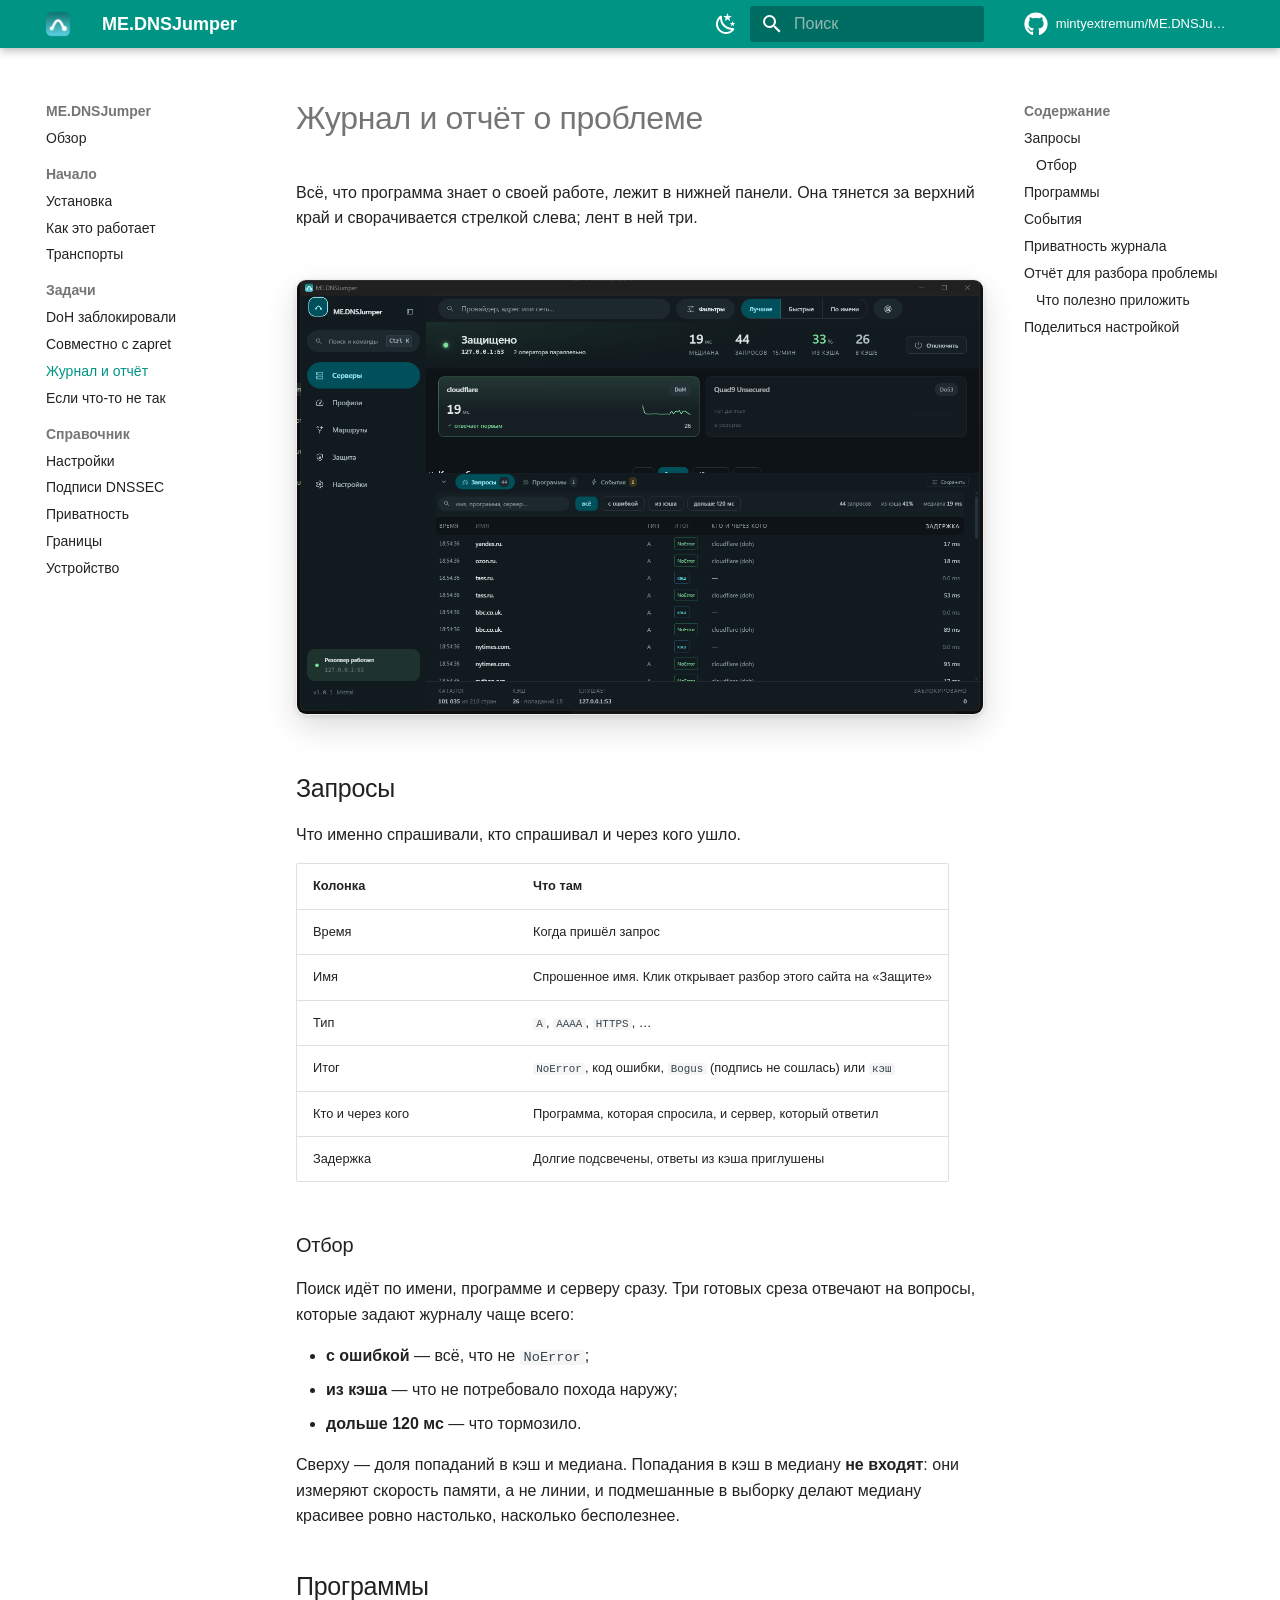
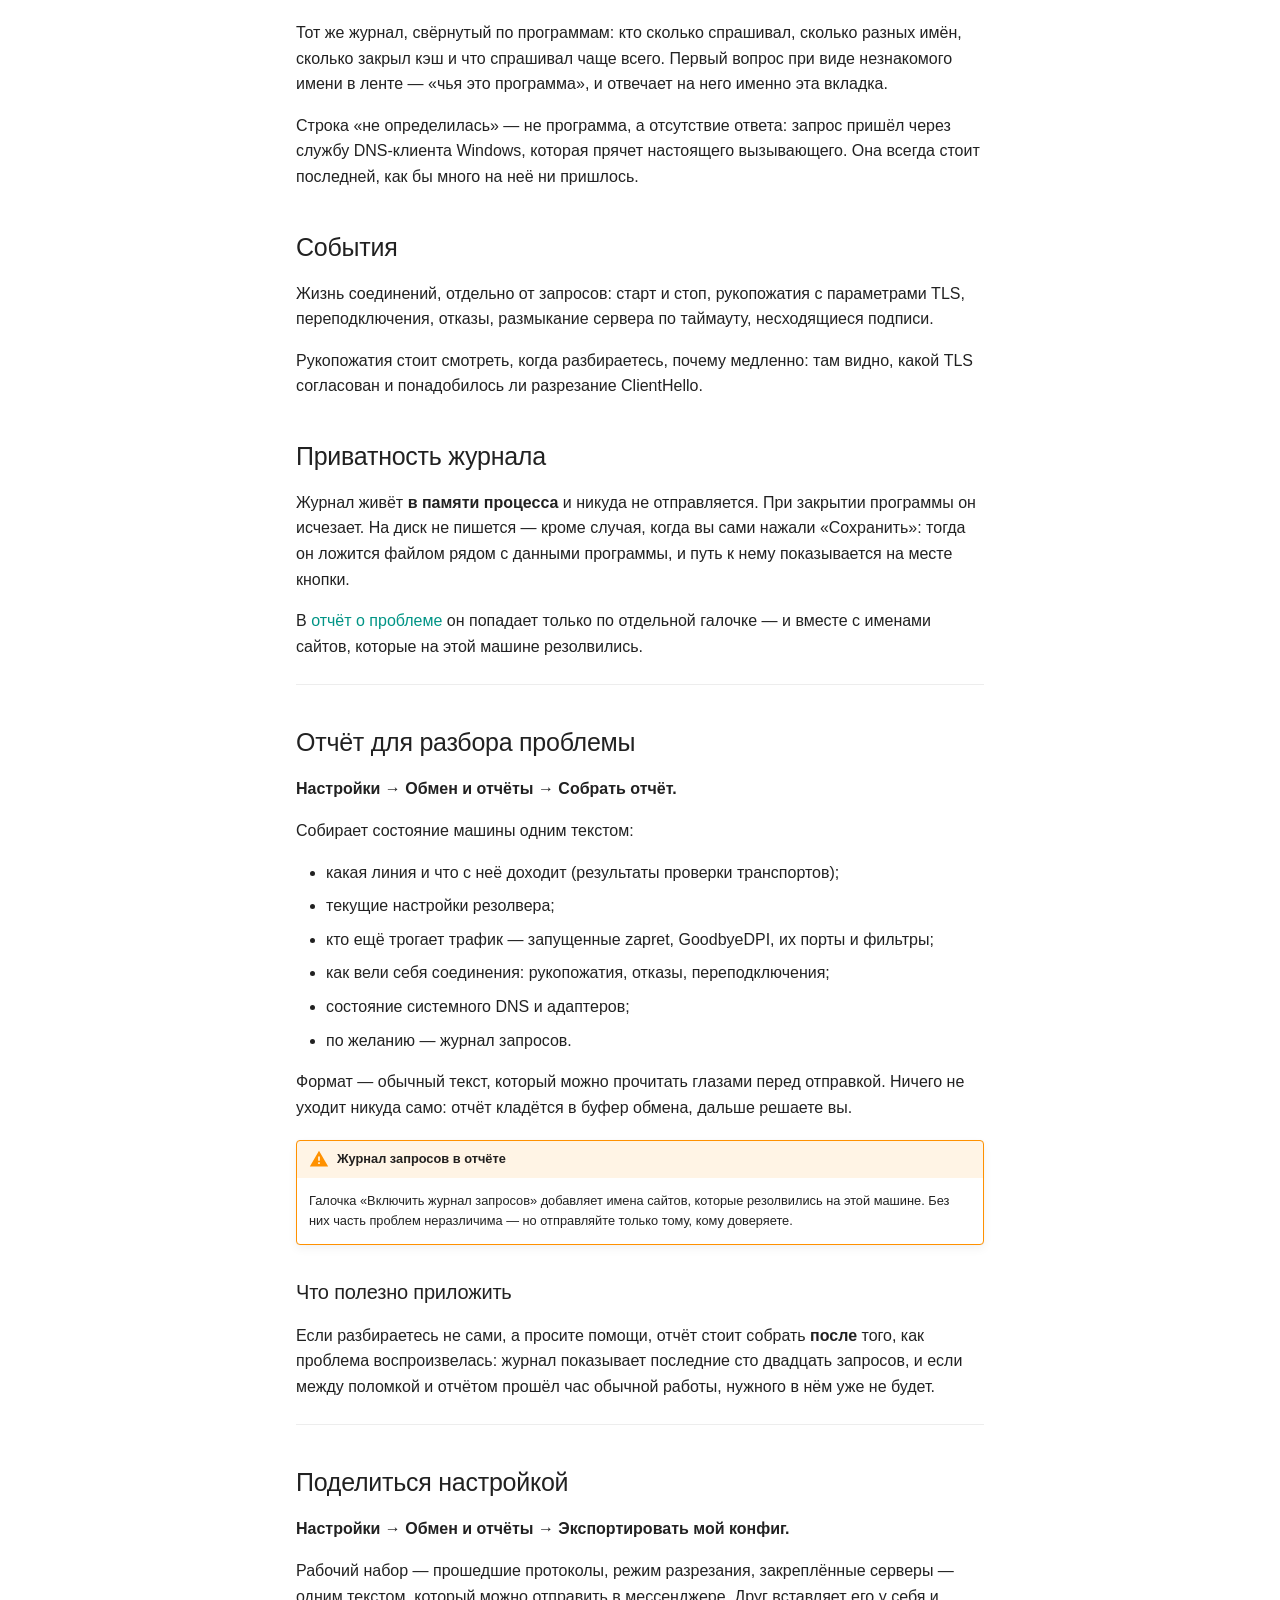
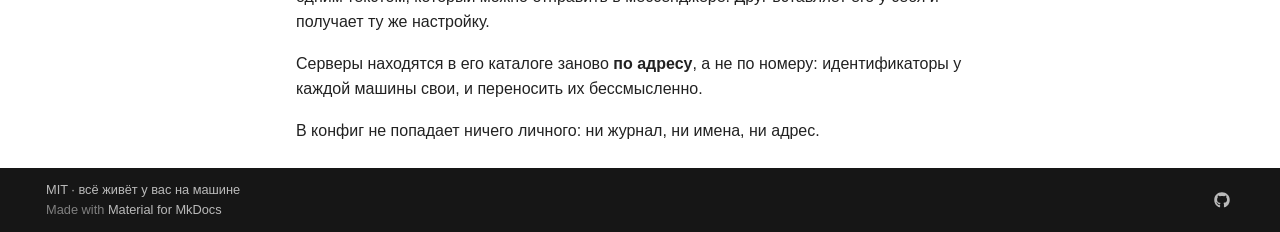
<file: journal/index.html>
<!doctype html>
<html lang="ru" class="no-js">
  <head>
    
      <meta charset="utf-8">
      <meta name="viewport" content="width=device-width,initial-scale=1">
      
        <meta name="description" content="Ваш DNS — список сайтов, куда вы ходите. Эта программа делает так, чтобы он не уходил провайдеру">
      
      
      
        <link rel="canonical" href="https://mintyextremum.github.io/ME.DNSJumper/journal/">
      
      
        <link rel="prev" href="../zapret/">
      
      
        <link rel="next" href="../troubleshooting/">
      
      
        
      
      
      <link rel="icon" href="../assets/favicon.png">
      <meta name="generator" content="mkdocs-1.6.1, mkdocs-material-9.7.7">
    
    
      
        <title>Журнал и отчёт - ME.DNSJumper</title>
      
    
    
      <link rel="stylesheet" href="../assets/stylesheets/main.ec1eaa64.min.css">
      
        
        <link rel="stylesheet" href="../assets/stylesheets/palette.ab4e12ef.min.css">
      
      


    
    
      
    
    
      
    
    
      <link rel="stylesheet" href="../stylesheets/extra.css">
    
    <script>__md_scope=new URL("..",location),__md_hash=e=>[...e].reduce(((e,_)=>(e<<5)-e+_.charCodeAt(0)),0),__md_get=(e,_=localStorage,t=__md_scope)=>JSON.parse(_.getItem(t.pathname+"."+e)),__md_set=(e,_,t=localStorage,a=__md_scope)=>{try{t.setItem(a.pathname+"."+e,JSON.stringify(_))}catch(e){}}</script>
    
      

    
    
  </head>
  
  
    
    
      
    
    
    
    
    <body dir="ltr" data-md-color-scheme="default" data-md-color-primary="teal" data-md-color-accent="teal">
  
    
    <input class="md-toggle" data-md-toggle="drawer" type="checkbox" id="__drawer" autocomplete="off">
    <input class="md-toggle" data-md-toggle="search" type="checkbox" id="__search" autocomplete="off">
    <label class="md-overlay" for="__drawer"></label>
    <div data-md-component="skip">
      
        
        <a href="#журнал-и-отчёт-о-проблеме" class="md-skip">
          Перейти к содержанию
        </a>
      
    </div>
    <div data-md-component="announce">
      
    </div>
    
    
      

  

<header class="md-header md-header--shadow" data-md-component="header">
  <nav class="md-header__inner md-grid" aria-label="Верхний колонтитул">
    <a href=".." title="ME.DNSJumper" class="md-header__button md-logo" aria-label="ME.DNSJumper" data-md-component="logo">
      
  <img src="../assets/logo.png" alt="logo">

    </a>
    <label class="md-header__button md-icon" for="__drawer">
      
      <svg xmlns="http://www.w3.org/2000/svg" viewBox="0 0 24 24"><path d="M3 6h18v2H3zm0 5h18v2H3zm0 5h18v2H3z"/></svg>
    </label>
    <div class="md-header__title" data-md-component="header-title">
      <div class="md-header__ellipsis">
        <div class="md-header__topic">
          <span class="md-ellipsis">
            ME.DNSJumper
          </span>
        </div>
        <div class="md-header__topic" data-md-component="header-topic">
          <span class="md-ellipsis">
            
              Журнал и отчёт
            
          </span>
        </div>
      </div>
    </div>
    
      
        <form class="md-header__option" data-md-component="palette">
  
    
    
    
    <input class="md-option" data-md-color-media="(prefers-color-scheme: light)" data-md-color-scheme="default" data-md-color-primary="teal" data-md-color-accent="teal"  aria-label="Тёмная тема"  type="radio" name="__palette" id="__palette_0">
    
      <label class="md-header__button md-icon" title="Тёмная тема" for="__palette_1" hidden>
        <svg xmlns="http://www.w3.org/2000/svg" viewBox="0 0 24 24"><path d="m17.75 4.09-2.53 1.94.91 3.06-2.63-1.81-2.63 1.81.91-3.06-2.53-1.94L12.44 4l1.06-3 1.06 3zm3.5 6.91-1.64 1.25.59 1.98-1.7-1.17-1.7 1.17.59-1.98L15.75 11l2.06-.05L18.5 9l.69 1.95zm-2.28 4.95c.83-.08 1.72 1.1 1.19 1.85-.32.45-.66.87-1.08 1.27C15.17 23 8.84 23 4.94 19.07c-3.91-3.9-3.91-10.24 0-14.14.4-.4.82-.76 1.27-1.08.75-.53 1.93.36 1.85 1.19-.27 2.86.69 5.83 2.89 8.02a9.96 9.96 0 0 0 8.02 2.89m-1.64 2.02a12.08 12.08 0 0 1-7.8-3.47c-2.17-2.19-3.33-5-3.49-7.82-2.81 3.14-2.7 7.96.31 10.98 3.02 3.01 7.84 3.12 10.98.31"/></svg>
      </label>
    
  
    
    
    
    <input class="md-option" data-md-color-media="(prefers-color-scheme: dark)" data-md-color-scheme="slate" data-md-color-primary="teal" data-md-color-accent="teal"  aria-label="Светлая тема"  type="radio" name="__palette" id="__palette_1">
    
      <label class="md-header__button md-icon" title="Светлая тема" for="__palette_0" hidden>
        <svg xmlns="http://www.w3.org/2000/svg" viewBox="0 0 24 24"><path d="M12 7a5 5 0 0 1 5 5 5 5 0 0 1-5 5 5 5 0 0 1-5-5 5 5 0 0 1 5-5m0 2a3 3 0 0 0-3 3 3 3 0 0 0 3 3 3 3 0 0 0 3-3 3 3 0 0 0-3-3m0-7 2.39 3.42C13.65 5.15 12.84 5 12 5s-1.65.15-2.39.42zM3.34 7l4.16-.35A7.2 7.2 0 0 0 5.94 8.5c-.44.74-.69 1.5-.83 2.29zm.02 10 1.76-3.77a7.131 7.131 0 0 0 2.38 4.14zM20.65 7l-1.77 3.79a7.02 7.02 0 0 0-2.38-4.15zm-.01 10-4.14.36c.59-.51 1.12-1.14 1.54-1.86.42-.73.69-1.5.83-2.29zM12 22l-2.41-3.44c.74.27 1.55.44 2.41.44.82 0 1.63-.17 2.37-.44z"/></svg>
      </label>
    
  
</form>
      
    
    
      <script>var palette=__md_get("__palette");if(palette&&palette.color){if("(prefers-color-scheme)"===palette.color.media){var media=matchMedia("(prefers-color-scheme: light)"),input=document.querySelector(media.matches?"[data-md-color-media='(prefers-color-scheme: light)']":"[data-md-color-media='(prefers-color-scheme: dark)']");palette.color.media=input.getAttribute("data-md-color-media"),palette.color.scheme=input.getAttribute("data-md-color-scheme"),palette.color.primary=input.getAttribute("data-md-color-primary"),palette.color.accent=input.getAttribute("data-md-color-accent")}for(var[key,value]of Object.entries(palette.color))document.body.setAttribute("data-md-color-"+key,value)}</script>
    
    
    
      
      
        <label class="md-header__button md-icon" for="__search">
          
          <svg xmlns="http://www.w3.org/2000/svg" viewBox="0 0 24 24"><path d="M9.5 3A6.5 6.5 0 0 1 16 9.5c0 1.61-.59 3.09-1.56 4.23l.27.27h.79l5 5-1.5 1.5-5-5v-.79l-.27-.27A6.52 6.52 0 0 1 9.5 16 6.5 6.5 0 0 1 3 9.5 6.5 6.5 0 0 1 9.5 3m0 2C7 5 5 7 5 9.5S7 14 9.5 14 14 12 14 9.5 12 5 9.5 5"/></svg>
        </label>
        <div class="md-search" data-md-component="search" role="dialog">
  <label class="md-search__overlay" for="__search"></label>
  <div class="md-search__inner" role="search">
    <form class="md-search__form" name="search">
      <input type="text" class="md-search__input" name="query" aria-label="Поиск" placeholder="Поиск" autocapitalize="off" autocorrect="off" autocomplete="off" spellcheck="false" data-md-component="search-query" required>
      <label class="md-search__icon md-icon" for="__search">
        
        <svg xmlns="http://www.w3.org/2000/svg" viewBox="0 0 24 24"><path d="M9.5 3A6.5 6.5 0 0 1 16 9.5c0 1.61-.59 3.09-1.56 4.23l.27.27h.79l5 5-1.5 1.5-5-5v-.79l-.27-.27A6.52 6.52 0 0 1 9.5 16 6.5 6.5 0 0 1 3 9.5 6.5 6.5 0 0 1 9.5 3m0 2C7 5 5 7 5 9.5S7 14 9.5 14 14 12 14 9.5 12 5 9.5 5"/></svg>
        
        <svg xmlns="http://www.w3.org/2000/svg" viewBox="0 0 24 24"><path d="M20 11v2H8l5.5 5.5-1.42 1.42L4.16 12l7.92-7.92L13.5 5.5 8 11z"/></svg>
      </label>
      <nav class="md-search__options" aria-label="Поиск">
        
        <button type="reset" class="md-search__icon md-icon" title="Очистить" aria-label="Очистить" tabindex="-1">
          
          <svg xmlns="http://www.w3.org/2000/svg" viewBox="0 0 24 24"><path d="M19 6.41 17.59 5 12 10.59 6.41 5 5 6.41 10.59 12 5 17.59 6.41 19 12 13.41 17.59 19 19 17.59 13.41 12z"/></svg>
        </button>
      </nav>
      
    </form>
    <div class="md-search__output">
      <div class="md-search__scrollwrap" tabindex="0" data-md-scrollfix>
        <div class="md-search-result" data-md-component="search-result">
          <div class="md-search-result__meta">
            Инициализация поиска
          </div>
          <ol class="md-search-result__list" role="presentation"></ol>
        </div>
      </div>
    </div>
  </div>
</div>
      
    
    
      <div class="md-header__source">
        <a href="https://github.com/mintyextremum/ME.DNSJumper" title="Перейти к репозиторию" class="md-source" data-md-component="source">
  <div class="md-source__icon md-icon">
    
    <svg xmlns="http://www.w3.org/2000/svg" viewBox="0 0 512 512"><!--! Font Awesome Free 7.1.0 by @fontawesome - https://fontawesome.com License - https://fontawesome.com/license/free (Icons: CC BY 4.0, Fonts: SIL OFL 1.1, Code: MIT License) Copyright 2025 Fonticons, Inc.--><path d="M173.9 397.4c0 2-2.3 3.6-5.2 3.6-3.3.3-5.6-1.3-5.6-3.6 0-2 2.3-3.6 5.2-3.6 3-.3 5.6 1.3 5.6 3.6m-31.1-4.5c-.7 2 1.3 4.3 4.3 4.9 2.6 1 5.6 0 6.2-2s-1.3-4.3-4.3-5.2c-2.6-.7-5.5.3-6.2 2.3m44.2-1.7c-2.9.7-4.9 2.6-4.6 4.9.3 2 2.9 3.3 5.9 2.6 2.9-.7 4.9-2.6 4.6-4.6-.3-1.9-3-3.2-5.9-2.9M252.8 8C114.1 8 8 113.3 8 252c0 110.9 69.8 205.8 169.5 239.2 12.8 2.3 17.3-5.6 17.3-12.1 0-6.2-.3-40.4-.3-61.4 0 0-70 15-84.7-29.8 0 0-11.4-29.1-27.8-36.6 0 0-22.9-15.7 1.6-15.4 0 0 24.9 2 38.6 25.8 21.9 38.6 58.6 27.5 72.9 20.9 2.3-16 8.8-27.1 16-33.7-55.9-6.2-112.3-14.3-112.3-110.5 0-27.5 7.6-41.3 23.6-58.9-2.6-6.5-11.1-33.3 2.6-67.9 20.9-6.5 69 27 69 27 20-5.6 41.5-8.5 62.8-8.5s42.8 2.9 62.8 8.5c0 0 48.1-33.6 69-27 13.7 34.7 5.2 61.4 2.6 67.9 16 17.7 25.8 31.5 25.8 58.9 0 96.5-58.9 104.2-114.8 110.5 9.2 7.9 17 22.9 17 46.4 0 33.7-.3 75.4-.3 83.6 0 6.5 4.6 14.4 17.3 12.1C436.2 457.8 504 362.9 504 252 504 113.3 391.5 8 252.8 8M105.2 352.9c-1.3 1-1 3.3.7 5.2 1.6 1.6 3.9 2.3 5.2 1 1.3-1 1-3.3-.7-5.2-1.6-1.6-3.9-2.3-5.2-1m-10.8-8.1c-.7 1.3.3 2.9 2.3 3.9 1.6 1 3.6.7 4.3-.7.7-1.3-.3-2.9-2.3-3.9-2-.6-3.6-.3-4.3.7m32.4 35.6c-1.6 1.3-1 4.3 1.3 6.2 2.3 2.3 5.2 2.6 6.5 1 1.3-1.3.7-4.3-1.3-6.2-2.2-2.3-5.2-2.6-6.5-1m-11.4-14.7c-1.6 1-1.6 3.6 0 5.9s4.3 3.3 5.6 2.3c1.6-1.3 1.6-3.9 0-6.2-1.4-2.3-4-3.3-5.6-2"/></svg>
  </div>
  <div class="md-source__repository">
    mintyextremum/ME.DNSJumper
  </div>
</a>
      </div>
    
  </nav>
  
</header>
    
    <div class="md-container" data-md-component="container">
      
      
        
          
        
      
      <main class="md-main" data-md-component="main">
        <div class="md-main__inner md-grid">
          
            
              
              <div class="md-sidebar md-sidebar--primary" data-md-component="sidebar" data-md-type="navigation" >
                <div class="md-sidebar__scrollwrap">
                  <div class="md-sidebar__inner">
                    



<nav class="md-nav md-nav--primary" aria-label="Навигация" data-md-level="0">
  <label class="md-nav__title" for="__drawer">
    <a href=".." title="ME.DNSJumper" class="md-nav__button md-logo" aria-label="ME.DNSJumper" data-md-component="logo">
      
  <img src="../assets/logo.png" alt="logo">

    </a>
    ME.DNSJumper
  </label>
  
    <div class="md-nav__source">
      <a href="https://github.com/mintyextremum/ME.DNSJumper" title="Перейти к репозиторию" class="md-source" data-md-component="source">
  <div class="md-source__icon md-icon">
    
    <svg xmlns="http://www.w3.org/2000/svg" viewBox="0 0 512 512"><!--! Font Awesome Free 7.1.0 by @fontawesome - https://fontawesome.com License - https://fontawesome.com/license/free (Icons: CC BY 4.0, Fonts: SIL OFL 1.1, Code: MIT License) Copyright 2025 Fonticons, Inc.--><path d="M173.9 397.4c0 2-2.3 3.6-5.2 3.6-3.3.3-5.6-1.3-5.6-3.6 0-2 2.3-3.6 5.2-3.6 3-.3 5.6 1.3 5.6 3.6m-31.1-4.5c-.7 2 1.3 4.3 4.3 4.9 2.6 1 5.6 0 6.2-2s-1.3-4.3-4.3-5.2c-2.6-.7-5.5.3-6.2 2.3m44.2-1.7c-2.9.7-4.9 2.6-4.6 4.9.3 2 2.9 3.3 5.9 2.6 2.9-.7 4.9-2.6 4.6-4.6-.3-1.9-3-3.2-5.9-2.9M252.8 8C114.1 8 8 113.3 8 252c0 110.9 69.8 205.8 169.5 239.2 12.8 2.3 17.3-5.6 17.3-12.1 0-6.2-.3-40.4-.3-61.4 0 0-70 15-84.7-29.8 0 0-11.4-29.1-27.8-36.6 0 0-22.9-15.7 1.6-15.4 0 0 24.9 2 38.6 25.8 21.9 38.6 58.6 27.5 72.9 20.9 2.3-16 8.8-27.1 16-33.7-55.9-6.2-112.3-14.3-112.3-110.5 0-27.5 7.6-41.3 23.6-58.9-2.6-6.5-11.1-33.3 2.6-67.9 20.9-6.5 69 27 69 27 20-5.6 41.5-8.5 62.8-8.5s42.8 2.9 62.8 8.5c0 0 48.1-33.6 69-27 13.7 34.7 5.2 61.4 2.6 67.9 16 17.7 25.8 31.5 25.8 58.9 0 96.5-58.9 104.2-114.8 110.5 9.2 7.9 17 22.9 17 46.4 0 33.7-.3 75.4-.3 83.6 0 6.5 4.6 14.4 17.3 12.1C436.2 457.8 504 362.9 504 252 504 113.3 391.5 8 252.8 8M105.2 352.9c-1.3 1-1 3.3.7 5.2 1.6 1.6 3.9 2.3 5.2 1 1.3-1 1-3.3-.7-5.2-1.6-1.6-3.9-2.3-5.2-1m-10.8-8.1c-.7 1.3.3 2.9 2.3 3.9 1.6 1 3.6.7 4.3-.7.7-1.3-.3-2.9-2.3-3.9-2-.6-3.6-.3-4.3.7m32.4 35.6c-1.6 1.3-1 4.3 1.3 6.2 2.3 2.3 5.2 2.6 6.5 1 1.3-1.3.7-4.3-1.3-6.2-2.2-2.3-5.2-2.6-6.5-1m-11.4-14.7c-1.6 1-1.6 3.6 0 5.9s4.3 3.3 5.6 2.3c1.6-1.3 1.6-3.9 0-6.2-1.4-2.3-4-3.3-5.6-2"/></svg>
  </div>
  <div class="md-source__repository">
    mintyextremum/ME.DNSJumper
  </div>
</a>
    </div>
  
  <ul class="md-nav__list" data-md-scrollfix>
    
      
      
  
  
  
  
    <li class="md-nav__item">
      <a href=".." class="md-nav__link">
        
  
  
  <span class="md-ellipsis">
    
  
    Обзор
  

    
  </span>
  
  

      </a>
    </li>
  

    
      
      
  
  
  
  
    
    
    
    
      
        
        
      
    
    
    <li class="md-nav__item md-nav__item--section md-nav__item--nested">
      
        
        
        <input class="md-nav__toggle md-toggle " type="checkbox" id="__nav_2" >
        
          
          <label class="md-nav__link" for="__nav_2" id="__nav_2_label" tabindex="">
            
  
  
  <span class="md-ellipsis">
    
  
    Начало
  

    
  </span>
  
  

            <span class="md-nav__icon md-icon"></span>
          </label>
        
        <nav class="md-nav" data-md-level="1" aria-labelledby="__nav_2_label" aria-expanded="false">
          <label class="md-nav__title" for="__nav_2">
            <span class="md-nav__icon md-icon"></span>
            
  
    Начало
  

          </label>
          <ul class="md-nav__list" data-md-scrollfix>
            
              
                
  
  
  
  
    <li class="md-nav__item">
      <a href="../install/" class="md-nav__link">
        
  
  
  <span class="md-ellipsis">
    
  
    Установка
  

    
  </span>
  
  

      </a>
    </li>
  

              
            
              
                
  
  
  
  
    <li class="md-nav__item">
      <a href="../how-it-works/" class="md-nav__link">
        
  
  
  <span class="md-ellipsis">
    
  
    Как это работает
  

    
  </span>
  
  

      </a>
    </li>
  

              
            
              
                
  
  
  
  
    <li class="md-nav__item">
      <a href="../transports/" class="md-nav__link">
        
  
  
  <span class="md-ellipsis">
    
  
    Транспорты
  

    
  </span>
  
  

      </a>
    </li>
  

              
            
          </ul>
        </nav>
      
    </li>
  

    
      
      
  
  
    
  
  
  
    
    
    
    
      
        
        
      
    
    
    <li class="md-nav__item md-nav__item--active md-nav__item--section md-nav__item--nested">
      
        
        
        <input class="md-nav__toggle md-toggle " type="checkbox" id="__nav_3" checked>
        
          
          <label class="md-nav__link" for="__nav_3" id="__nav_3_label" tabindex="">
            
  
  
  <span class="md-ellipsis">
    
  
    Задачи
  

    
  </span>
  
  

            <span class="md-nav__icon md-icon"></span>
          </label>
        
        <nav class="md-nav" data-md-level="1" aria-labelledby="__nav_3_label" aria-expanded="true">
          <label class="md-nav__title" for="__nav_3">
            <span class="md-nav__icon md-icon"></span>
            
  
    Задачи
  

          </label>
          <ul class="md-nav__list" data-md-scrollfix>
            
              
                
  
  
  
  
    <li class="md-nav__item">
      <a href="../blocking/" class="md-nav__link">
        
  
  
  <span class="md-ellipsis">
    
  
    DoH заблокировали
  

    
  </span>
  
  

      </a>
    </li>
  

              
            
              
                
  
  
  
  
    <li class="md-nav__item">
      <a href="../zapret/" class="md-nav__link">
        
  
  
  <span class="md-ellipsis">
    
  
    Совместно с zapret
  

    
  </span>
  
  

      </a>
    </li>
  

              
            
              
                
  
  
    
  
  
  
    <li class="md-nav__item md-nav__item--active">
      
      <input class="md-nav__toggle md-toggle" type="checkbox" id="__toc">
      
      
        
      
      
        <label class="md-nav__link md-nav__link--active" for="__toc">
          
  
  
  <span class="md-ellipsis">
    
  
    Журнал и отчёт
  

    
  </span>
  
  

          <span class="md-nav__icon md-icon"></span>
        </label>
      
      <a href="./" class="md-nav__link md-nav__link--active">
        
  
  
  <span class="md-ellipsis">
    
  
    Журнал и отчёт
  

    
  </span>
  
  

      </a>
      
        

<nav class="md-nav md-nav--secondary" aria-label="Содержание">
  
  
  
    
  
  
    <label class="md-nav__title" for="__toc">
      <span class="md-nav__icon md-icon"></span>
      Содержание
    </label>
    <ul class="md-nav__list" data-md-component="toc" data-md-scrollfix>
      
        <li class="md-nav__item">
  <a href="#запросы" class="md-nav__link">
    <span class="md-ellipsis">
      
        Запросы
      
    </span>
  </a>
  
    <nav class="md-nav" aria-label="Запросы">
      <ul class="md-nav__list">
        
          <li class="md-nav__item">
  <a href="#отбор" class="md-nav__link">
    <span class="md-ellipsis">
      
        Отбор
      
    </span>
  </a>
  
</li>
        
      </ul>
    </nav>
  
</li>
      
        <li class="md-nav__item">
  <a href="#программы" class="md-nav__link">
    <span class="md-ellipsis">
      
        Программы
      
    </span>
  </a>
  
</li>
      
        <li class="md-nav__item">
  <a href="#события" class="md-nav__link">
    <span class="md-ellipsis">
      
        События
      
    </span>
  </a>
  
</li>
      
        <li class="md-nav__item">
  <a href="#приватность-журнала" class="md-nav__link">
    <span class="md-ellipsis">
      
        Приватность журнала
      
    </span>
  </a>
  
</li>
      
        <li class="md-nav__item">
  <a href="#отчёт-для-разбора-проблемы" class="md-nav__link">
    <span class="md-ellipsis">
      
        Отчёт для разбора проблемы
      
    </span>
  </a>
  
    <nav class="md-nav" aria-label="Отчёт для разбора проблемы">
      <ul class="md-nav__list">
        
          <li class="md-nav__item">
  <a href="#что-полезно-приложить" class="md-nav__link">
    <span class="md-ellipsis">
      
        Что полезно приложить
      
    </span>
  </a>
  
</li>
        
      </ul>
    </nav>
  
</li>
      
        <li class="md-nav__item">
  <a href="#поделиться-настройкой" class="md-nav__link">
    <span class="md-ellipsis">
      
        Поделиться настройкой
      
    </span>
  </a>
  
</li>
      
    </ul>
  
</nav>
      
    </li>
  

              
            
              
                
  
  
  
  
    <li class="md-nav__item">
      <a href="../troubleshooting/" class="md-nav__link">
        
  
  
  <span class="md-ellipsis">
    
  
    Если что-то не так
  

    
  </span>
  
  

      </a>
    </li>
  

              
            
          </ul>
        </nav>
      
    </li>
  

    
      
      
  
  
  
  
    
    
    
    
      
        
        
      
    
    
    <li class="md-nav__item md-nav__item--section md-nav__item--nested">
      
        
        
        <input class="md-nav__toggle md-toggle " type="checkbox" id="__nav_4" >
        
          
          <label class="md-nav__link" for="__nav_4" id="__nav_4_label" tabindex="">
            
  
  
  <span class="md-ellipsis">
    
  
    Справочник
  

    
  </span>
  
  

            <span class="md-nav__icon md-icon"></span>
          </label>
        
        <nav class="md-nav" data-md-level="1" aria-labelledby="__nav_4_label" aria-expanded="false">
          <label class="md-nav__title" for="__nav_4">
            <span class="md-nav__icon md-icon"></span>
            
  
    Справочник
  

          </label>
          <ul class="md-nav__list" data-md-scrollfix>
            
              
                
  
  
  
  
    <li class="md-nav__item">
      <a href="../settings/" class="md-nav__link">
        
  
  
  <span class="md-ellipsis">
    
  
    Настройки
  

    
  </span>
  
  

      </a>
    </li>
  

              
            
              
                
  
  
  
  
    <li class="md-nav__item">
      <a href="../dnssec/" class="md-nav__link">
        
  
  
  <span class="md-ellipsis">
    
  
    Подписи DNSSEC
  

    
  </span>
  
  

      </a>
    </li>
  

              
            
              
                
  
  
  
  
    <li class="md-nav__item">
      <a href="../privacy/" class="md-nav__link">
        
  
  
  <span class="md-ellipsis">
    
  
    Приватность
  

    
  </span>
  
  

      </a>
    </li>
  

              
            
              
                
  
  
  
  
    <li class="md-nav__item">
      <a href="../limits/" class="md-nav__link">
        
  
  
  <span class="md-ellipsis">
    
  
    Границы
  

    
  </span>
  
  

      </a>
    </li>
  

              
            
              
                
  
  
  
  
    <li class="md-nav__item">
      <a href="../architecture/" class="md-nav__link">
        
  
  
  <span class="md-ellipsis">
    
  
    Устройство
  

    
  </span>
  
  

      </a>
    </li>
  

              
            
          </ul>
        </nav>
      
    </li>
  

    
  </ul>
</nav>
                  </div>
                </div>
              </div>
            
            
              
              <div class="md-sidebar md-sidebar--secondary" data-md-component="sidebar" data-md-type="toc" >
                <div class="md-sidebar__scrollwrap">
                  <div class="md-sidebar__inner">
                    

<nav class="md-nav md-nav--secondary" aria-label="Содержание">
  
  
  
    
  
  
    <label class="md-nav__title" for="__toc">
      <span class="md-nav__icon md-icon"></span>
      Содержание
    </label>
    <ul class="md-nav__list" data-md-component="toc" data-md-scrollfix>
      
        <li class="md-nav__item">
  <a href="#запросы" class="md-nav__link">
    <span class="md-ellipsis">
      
        Запросы
      
    </span>
  </a>
  
    <nav class="md-nav" aria-label="Запросы">
      <ul class="md-nav__list">
        
          <li class="md-nav__item">
  <a href="#отбор" class="md-nav__link">
    <span class="md-ellipsis">
      
        Отбор
      
    </span>
  </a>
  
</li>
        
      </ul>
    </nav>
  
</li>
      
        <li class="md-nav__item">
  <a href="#программы" class="md-nav__link">
    <span class="md-ellipsis">
      
        Программы
      
    </span>
  </a>
  
</li>
      
        <li class="md-nav__item">
  <a href="#события" class="md-nav__link">
    <span class="md-ellipsis">
      
        События
      
    </span>
  </a>
  
</li>
      
        <li class="md-nav__item">
  <a href="#приватность-журнала" class="md-nav__link">
    <span class="md-ellipsis">
      
        Приватность журнала
      
    </span>
  </a>
  
</li>
      
        <li class="md-nav__item">
  <a href="#отчёт-для-разбора-проблемы" class="md-nav__link">
    <span class="md-ellipsis">
      
        Отчёт для разбора проблемы
      
    </span>
  </a>
  
    <nav class="md-nav" aria-label="Отчёт для разбора проблемы">
      <ul class="md-nav__list">
        
          <li class="md-nav__item">
  <a href="#что-полезно-приложить" class="md-nav__link">
    <span class="md-ellipsis">
      
        Что полезно приложить
      
    </span>
  </a>
  
</li>
        
      </ul>
    </nav>
  
</li>
      
        <li class="md-nav__item">
  <a href="#поделиться-настройкой" class="md-nav__link">
    <span class="md-ellipsis">
      
        Поделиться настройкой
      
    </span>
  </a>
  
</li>
      
    </ul>
  
</nav>
                  </div>
                </div>
              </div>
            
          
          
            <div class="md-content" data-md-component="content">
              
              <article class="md-content__inner md-typeset">
                
                  



<h1 id="журнал-и-отчёт-о-проблеме">Журнал и отчёт о проблеме<a class="headerlink" href="#журнал-и-отчёт-о-проблеме" title="Permanent link">&para;</a></h1>
<p>Всё, что программа знает о своей работе, лежит в нижней панели. Она тянется за верхний край
и сворачивается стрелкой слева; лент в ней три.</p>
<figure>
<p><img alt="Журнал запросов: имя, тип, итог, кто спрашивал и через кого ушло" class="shot" src="../assets/screen-console.png" /></p>
</figure>
<h2 id="запросы">Запросы<a class="headerlink" href="#запросы" title="Permanent link">&para;</a></h2>
<p>Что именно спрашивали, кто спрашивал и через кого ушло.</p>
<table>
<thead>
<tr>
<th>Колонка</th>
<th>Что там</th>
</tr>
</thead>
<tbody>
<tr>
<td>Время</td>
<td>Когда пришёл запрос</td>
</tr>
<tr>
<td>Имя</td>
<td>Спрошенное имя. Клик открывает разбор этого сайта на «Защите»</td>
</tr>
<tr>
<td>Тип</td>
<td><code>A</code>, <code>AAAA</code>, <code>HTTPS</code>, …</td>
</tr>
<tr>
<td>Итог</td>
<td><code>NoError</code>, код ошибки, <code>Bogus</code> (подпись не сошлась) или <code>кэш</code></td>
</tr>
<tr>
<td>Кто и через кого</td>
<td>Программа, которая спросила, и сервер, который ответил</td>
</tr>
<tr>
<td>Задержка</td>
<td>Долгие подсвечены, ответы из кэша приглушены</td>
</tr>
</tbody>
</table>
<h3 id="отбор">Отбор<a class="headerlink" href="#отбор" title="Permanent link">&para;</a></h3>
<p>Поиск идёт по имени, программе и серверу сразу. Три готовых среза отвечают на вопросы,
которые задают журналу чаще всего:</p>
<ul>
<li><strong>с ошибкой</strong> — всё, что не <code>NoError</code>;</li>
<li><strong>из кэша</strong> — что не потребовало похода наружу;</li>
<li><strong>дольше 120 мс</strong> — что тормозило.</li>
</ul>
<p>Сверху — доля попаданий в кэш и медиана. Попадания в кэш в медиану <strong>не входят</strong>: они
измеряют скорость памяти, а не линии, и подмешанные в выборку делают медиану красивее ровно
настолько, насколько бесполезнее.</p>
<h2 id="программы">Программы<a class="headerlink" href="#программы" title="Permanent link">&para;</a></h2>
<p>Тот же журнал, свёрнутый по программам: кто сколько спрашивал, сколько разных имён, сколько
закрыл кэш и что спрашивал чаще всего. Первый вопрос при виде незнакомого имени в ленте —
«чья это программа», и отвечает на него именно эта вкладка.</p>
<p>Строка «не определилась» — не программа, а отсутствие ответа: запрос пришёл через службу
DNS-клиента Windows, которая прячет настоящего вызывающего. Она всегда стоит последней, как
бы много на неё ни пришлось.</p>
<h2 id="события">События<a class="headerlink" href="#события" title="Permanent link">&para;</a></h2>
<p>Жизнь соединений, отдельно от запросов: старт и стоп, рукопожатия с параметрами TLS,
переподключения, отказы, размыкание сервера по таймауту, несходящиеся подписи.</p>
<p>Рукопожатия стоит смотреть, когда разбираетесь, почему медленно: там видно, какой TLS
согласован и понадобилось ли разрезание ClientHello.</p>
<h2 id="приватность-журнала">Приватность журнала<a class="headerlink" href="#приватность-журнала" title="Permanent link">&para;</a></h2>
<p>Журнал живёт <strong>в памяти процесса</strong> и никуда не отправляется. При закрытии программы он
исчезает. На диск не пишется — кроме случая, когда вы сами нажали «Сохранить»: тогда он
ложится файлом рядом с данными программы, и путь к нему показывается на месте кнопки.</p>
<p>В <a href="#отчёт-для-разбора-проблемы">отчёт о проблеме</a> он попадает только по отдельной галочке —
и вместе с именами сайтов, которые на этой машине резолвились.</p>
<hr />
<h2 id="отчёт-для-разбора-проблемы">Отчёт для разбора проблемы<a class="headerlink" href="#отчёт-для-разбора-проблемы" title="Permanent link">&para;</a></h2>
<p><strong>Настройки → Обмен и отчёты → Собрать отчёт.</strong></p>
<p>Собирает состояние машины одним текстом:</p>
<ul>
<li>какая линия и что с неё доходит (результаты проверки транспортов);</li>
<li>текущие настройки резолвера;</li>
<li>кто ещё трогает трафик — запущенные zapret, GoodbyeDPI, их порты и фильтры;</li>
<li>как вели себя соединения: рукопожатия, отказы, переподключения;</li>
<li>состояние системного DNS и адаптеров;</li>
<li>по желанию — журнал запросов.</li>
</ul>
<p>Формат — обычный текст, который можно прочитать глазами перед отправкой. Ничего не уходит
никуда само: отчёт кладётся в буфер обмена, дальше решаете вы.</p>
<div class="admonition warning">
<p class="admonition-title">Журнал запросов в отчёте</p>
<p>Галочка «Включить журнал запросов» добавляет имена сайтов, которые резолвились на этой
машине. Без них часть проблем неразличима — но отправляйте только тому, кому доверяете.</p>
</div>
<h3 id="что-полезно-приложить">Что полезно приложить<a class="headerlink" href="#что-полезно-приложить" title="Permanent link">&para;</a></h3>
<p>Если разбираетесь не сами, а просите помощи, отчёт стоит собрать <strong>после</strong> того, как
проблема воспроизвелась: журнал показывает последние сто двадцать запросов, и если между
поломкой и отчётом прошёл час обычной работы, нужного в нём уже не будет.</p>
<hr />
<h2 id="поделиться-настройкой">Поделиться настройкой<a class="headerlink" href="#поделиться-настройкой" title="Permanent link">&para;</a></h2>
<p><strong>Настройки → Обмен и отчёты → Экспортировать мой конфиг.</strong></p>
<p>Рабочий набор — прошедшие протоколы, режим разрезания, закреплённые серверы — одним текстом,
который можно отправить в мессенджере. Друг вставляет его у себя и получает ту же настройку.</p>
<p>Серверы находятся в его каталоге заново <strong>по адресу</strong>, а не по номеру: идентификаторы у
каждой машины свои, и переносить их бессмысленно.</p>
<p>В конфиг не попадает ничего личного: ни журнал, ни имена, ни адрес.</p>












                
              </article>
            </div>
          
          
<script>var target=document.getElementById(location.hash.slice(1));target&&target.name&&(target.checked=target.name.startsWith("__tabbed_"))</script>
        </div>
        
          <button type="button" class="md-top md-icon" data-md-component="top" hidden>
  
  <svg xmlns="http://www.w3.org/2000/svg" viewBox="0 0 24 24"><path d="M13 20h-2V8l-5.5 5.5-1.42-1.42L12 4.16l7.92 7.92-1.42 1.42L13 8z"/></svg>
  К началу
</button>
        
      </main>
      
        <footer class="md-footer">
  
  <div class="md-footer-meta md-typeset">
    <div class="md-footer-meta__inner md-grid">
      <div class="md-copyright">
  
    <div class="md-copyright__highlight">
      MIT · всё живёт у вас на машине
    </div>
  
  
    Made with
    <a href="https://squidfunk.github.io/mkdocs-material/" target="_blank" rel="noopener">
      Material for MkDocs
    </a>
  
</div>
      
        
<div class="md-social">
  
    
    
    
    
      
      
    
    <a href="https://github.com/mintyextremum/ME.DNSJumper" target="_blank" rel="noopener" title="github.com" class="md-social__link">
      <svg xmlns="http://www.w3.org/2000/svg" viewBox="0 0 512 512"><!--! Font Awesome Free 7.1.0 by @fontawesome - https://fontawesome.com License - https://fontawesome.com/license/free (Icons: CC BY 4.0, Fonts: SIL OFL 1.1, Code: MIT License) Copyright 2025 Fonticons, Inc.--><path d="M173.9 397.4c0 2-2.3 3.6-5.2 3.6-3.3.3-5.6-1.3-5.6-3.6 0-2 2.3-3.6 5.2-3.6 3-.3 5.6 1.3 5.6 3.6m-31.1-4.5c-.7 2 1.3 4.3 4.3 4.9 2.6 1 5.6 0 6.2-2s-1.3-4.3-4.3-5.2c-2.6-.7-5.5.3-6.2 2.3m44.2-1.7c-2.9.7-4.9 2.6-4.6 4.9.3 2 2.9 3.3 5.9 2.6 2.9-.7 4.9-2.6 4.6-4.6-.3-1.9-3-3.2-5.9-2.9M252.8 8C114.1 8 8 113.3 8 252c0 110.9 69.8 205.8 169.5 239.2 12.8 2.3 17.3-5.6 17.3-12.1 0-6.2-.3-40.4-.3-61.4 0 0-70 15-84.7-29.8 0 0-11.4-29.1-27.8-36.6 0 0-22.9-15.7 1.6-15.4 0 0 24.9 2 38.6 25.8 21.9 38.6 58.6 27.5 72.9 20.9 2.3-16 8.8-27.1 16-33.7-55.9-6.2-112.3-14.3-112.3-110.5 0-27.5 7.6-41.3 23.6-58.9-2.6-6.5-11.1-33.3 2.6-67.9 20.9-6.5 69 27 69 27 20-5.6 41.5-8.5 62.8-8.5s42.8 2.9 62.8 8.5c0 0 48.1-33.6 69-27 13.7 34.7 5.2 61.4 2.6 67.9 16 17.7 25.8 31.5 25.8 58.9 0 96.5-58.9 104.2-114.8 110.5 9.2 7.9 17 22.9 17 46.4 0 33.7-.3 75.4-.3 83.6 0 6.5 4.6 14.4 17.3 12.1C436.2 457.8 504 362.9 504 252 504 113.3 391.5 8 252.8 8M105.2 352.9c-1.3 1-1 3.3.7 5.2 1.6 1.6 3.9 2.3 5.2 1 1.3-1 1-3.3-.7-5.2-1.6-1.6-3.9-2.3-5.2-1m-10.8-8.1c-.7 1.3.3 2.9 2.3 3.9 1.6 1 3.6.7 4.3-.7.7-1.3-.3-2.9-2.3-3.9-2-.6-3.6-.3-4.3.7m32.4 35.6c-1.6 1.3-1 4.3 1.3 6.2 2.3 2.3 5.2 2.6 6.5 1 1.3-1.3.7-4.3-1.3-6.2-2.2-2.3-5.2-2.6-6.5-1m-11.4-14.7c-1.6 1-1.6 3.6 0 5.9s4.3 3.3 5.6 2.3c1.6-1.3 1.6-3.9 0-6.2-1.4-2.3-4-3.3-5.6-2"/></svg>
    </a>
  
</div>
      
    </div>
  </div>
</footer>
      
    </div>
    <div class="md-dialog" data-md-component="dialog">
      <div class="md-dialog__inner md-typeset"></div>
    </div>
    
    
    
      
      
      <script id="__config" type="application/json">{"annotate": null, "base": "..", "features": ["navigation.instant", "navigation.tracking", "navigation.sections", "navigation.top", "content.code.copy", "search.highlight", "toc.follow"], "search": "../assets/javascripts/workers/search.2c215733.min.js", "tags": null, "translations": {"clipboard.copied": "\u0421\u043a\u043e\u043f\u0438\u0440\u043e\u0432\u0430\u043d\u043e \u0432 \u0431\u0443\u0444\u0435\u0440", "clipboard.copy": "\u041a\u043e\u043f\u0438\u0440\u043e\u0432\u0430\u0442\u044c \u0432 \u0431\u0443\u0444\u0435\u0440", "search.result.more.one": "\u0415\u0449\u0451 1 \u043d\u0430 \u044d\u0442\u043e\u0439 \u0441\u0442\u0440\u0430\u043d\u0438\u0446\u0435", "search.result.more.other": "\u0415\u0449\u0451 # \u043d\u0430 \u044d\u0442\u043e\u0439 \u0441\u0442\u0440\u0430\u043d\u0438\u0446\u0435", "search.result.none": "\u0421\u043e\u0432\u043f\u0430\u0434\u0435\u043d\u0438\u0439 \u043d\u0435 \u043d\u0430\u0439\u0434\u0435\u043d\u043e", "search.result.one": "\u041d\u0430\u0439\u0434\u0435\u043d\u043e 1 \u0441\u043e\u0432\u043f\u0430\u0434\u0435\u043d\u0438\u0435", "search.result.other": "\u041d\u0430\u0439\u0434\u0435\u043d\u043e \u0441\u043e\u0432\u043f\u0430\u0434\u0435\u043d\u0438\u0439: #", "search.result.placeholder": "\u041d\u0430\u0447\u043d\u0438\u0442\u0435 \u043f\u0435\u0447\u0430\u0442\u0430\u0442\u044c \u0434\u043b\u044f \u043f\u043e\u0438\u0441\u043a\u0430", "search.result.term.missing": "\u041e\u0442\u0441\u0443\u0442\u0441\u0442\u0432\u0443\u0435\u0442", "select.version": "\u0412\u044b\u0431\u0435\u0440\u0438\u0442\u0435 \u0432\u0435\u0440\u0441\u0438\u044e"}, "version": null}</script>
    
    
      <script src="../assets/javascripts/bundle.d7400e89.min.js"></script>
      
    
  </body>
</html>
</file>
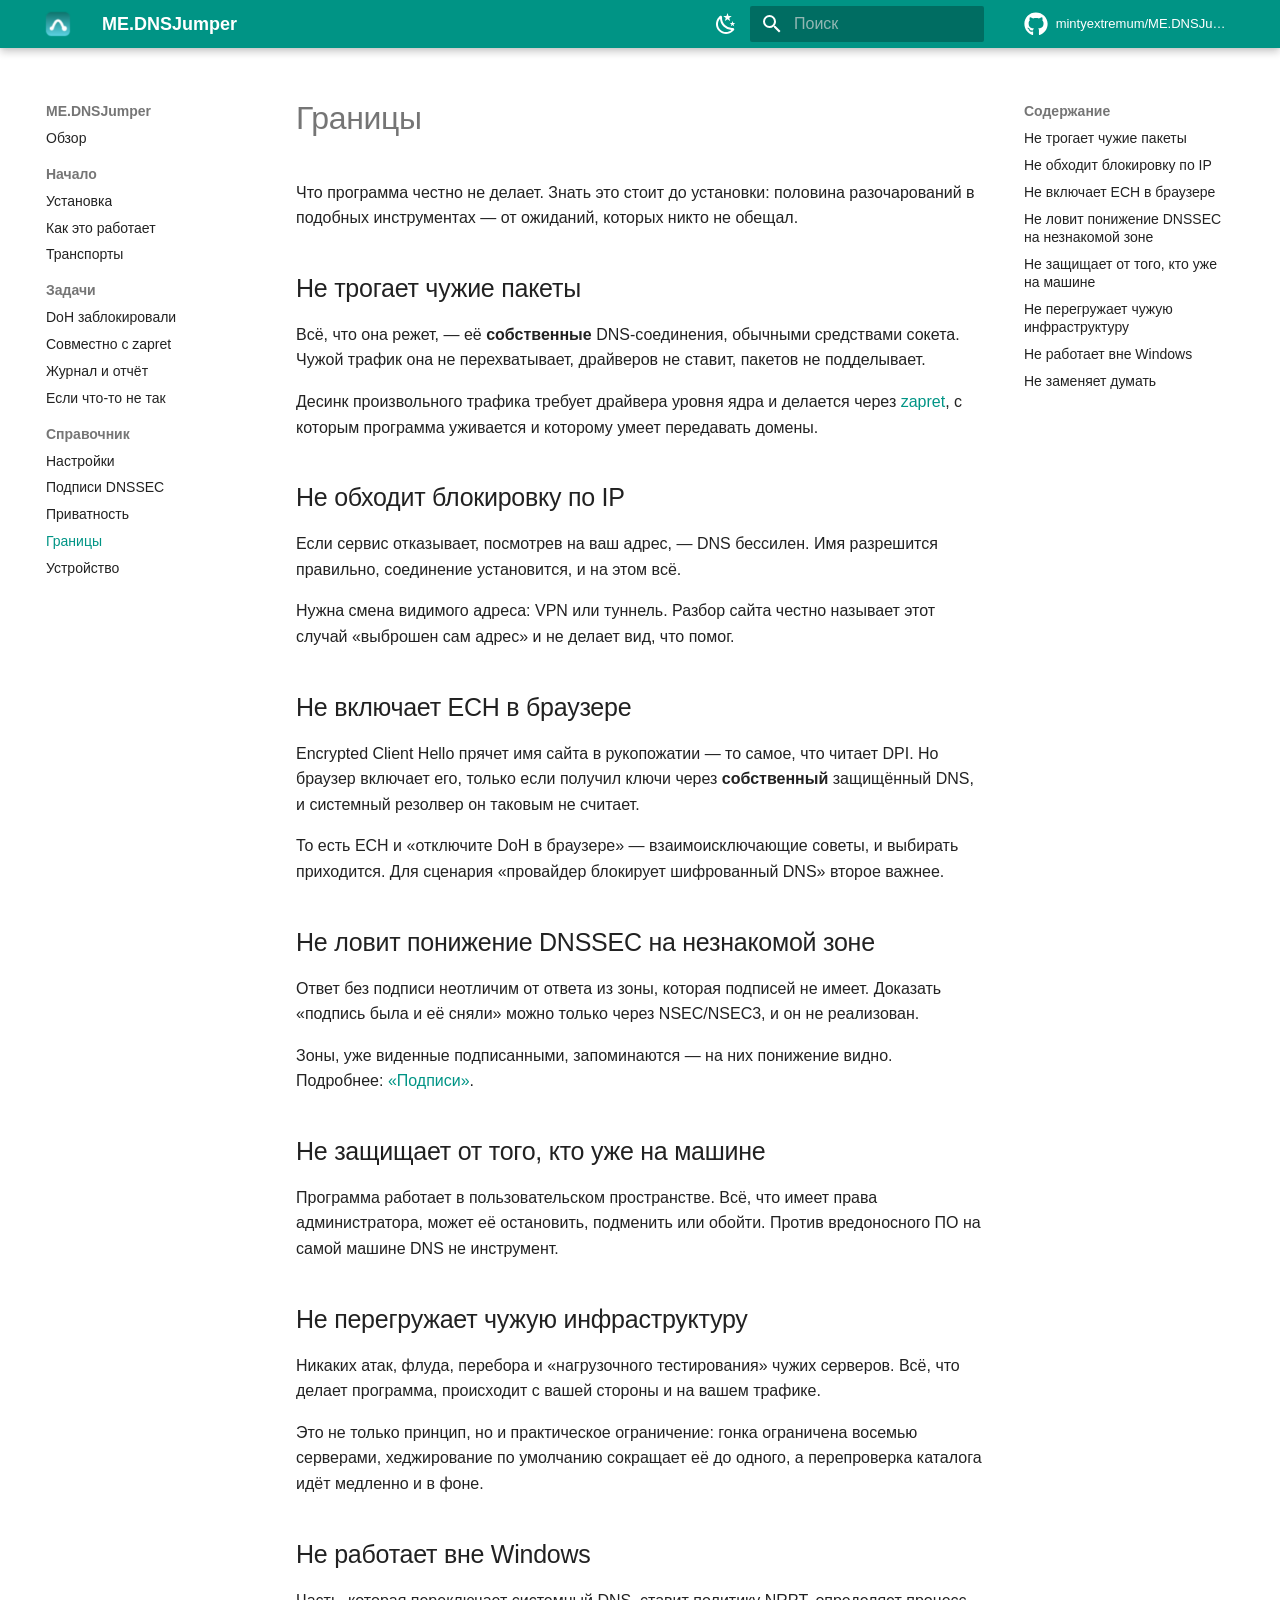
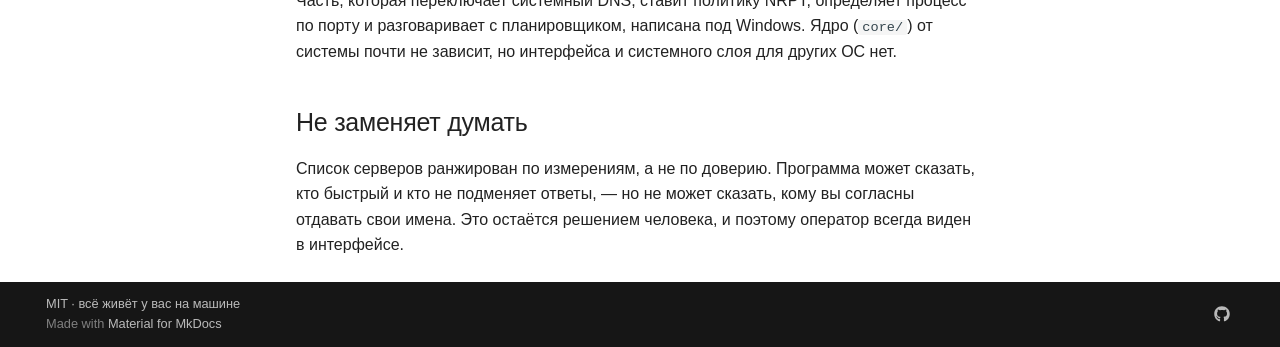
<file: limits/index.html>
<!doctype html>
<html lang="ru" class="no-js">
  <head>
    
      <meta charset="utf-8">
      <meta name="viewport" content="width=device-width,initial-scale=1">
      
        <meta name="description" content="Ваш DNS — список сайтов, куда вы ходите. Эта программа делает так, чтобы он не уходил провайдеру">
      
      
      
        <link rel="canonical" href="https://mintyextremum.github.io/ME.DNSJumper/limits/">
      
      
        <link rel="prev" href="../privacy/">
      
      
        <link rel="next" href="../architecture/">
      
      
        
      
      
      <link rel="icon" href="../assets/favicon.png">
      <meta name="generator" content="mkdocs-1.6.1, mkdocs-material-9.7.7">
    
    
      
        <title>Границы - ME.DNSJumper</title>
      
    
    
      <link rel="stylesheet" href="../assets/stylesheets/main.ec1eaa64.min.css">
      
        
        <link rel="stylesheet" href="../assets/stylesheets/palette.ab4e12ef.min.css">
      
      


    
    
      
    
    
      
    
    
      <link rel="stylesheet" href="../stylesheets/extra.css">
    
    <script>__md_scope=new URL("..",location),__md_hash=e=>[...e].reduce(((e,_)=>(e<<5)-e+_.charCodeAt(0)),0),__md_get=(e,_=localStorage,t=__md_scope)=>JSON.parse(_.getItem(t.pathname+"."+e)),__md_set=(e,_,t=localStorage,a=__md_scope)=>{try{t.setItem(a.pathname+"."+e,JSON.stringify(_))}catch(e){}}</script>
    
      

    
    
  </head>
  
  
    
    
      
    
    
    
    
    <body dir="ltr" data-md-color-scheme="default" data-md-color-primary="teal" data-md-color-accent="teal">
  
    
    <input class="md-toggle" data-md-toggle="drawer" type="checkbox" id="__drawer" autocomplete="off">
    <input class="md-toggle" data-md-toggle="search" type="checkbox" id="__search" autocomplete="off">
    <label class="md-overlay" for="__drawer"></label>
    <div data-md-component="skip">
      
        
        <a href="#границы" class="md-skip">
          Перейти к содержанию
        </a>
      
    </div>
    <div data-md-component="announce">
      
    </div>
    
    
      

  

<header class="md-header md-header--shadow" data-md-component="header">
  <nav class="md-header__inner md-grid" aria-label="Верхний колонтитул">
    <a href=".." title="ME.DNSJumper" class="md-header__button md-logo" aria-label="ME.DNSJumper" data-md-component="logo">
      
  <img src="../assets/logo.png" alt="logo">

    </a>
    <label class="md-header__button md-icon" for="__drawer">
      
      <svg xmlns="http://www.w3.org/2000/svg" viewBox="0 0 24 24"><path d="M3 6h18v2H3zm0 5h18v2H3zm0 5h18v2H3z"/></svg>
    </label>
    <div class="md-header__title" data-md-component="header-title">
      <div class="md-header__ellipsis">
        <div class="md-header__topic">
          <span class="md-ellipsis">
            ME.DNSJumper
          </span>
        </div>
        <div class="md-header__topic" data-md-component="header-topic">
          <span class="md-ellipsis">
            
              Границы
            
          </span>
        </div>
      </div>
    </div>
    
      
        <form class="md-header__option" data-md-component="palette">
  
    
    
    
    <input class="md-option" data-md-color-media="(prefers-color-scheme: light)" data-md-color-scheme="default" data-md-color-primary="teal" data-md-color-accent="teal"  aria-label="Тёмная тема"  type="radio" name="__palette" id="__palette_0">
    
      <label class="md-header__button md-icon" title="Тёмная тема" for="__palette_1" hidden>
        <svg xmlns="http://www.w3.org/2000/svg" viewBox="0 0 24 24"><path d="m17.75 4.09-2.53 1.94.91 3.06-2.63-1.81-2.63 1.81.91-3.06-2.53-1.94L12.44 4l1.06-3 1.06 3zm3.5 6.91-1.64 1.25.59 1.98-1.7-1.17-1.7 1.17.59-1.98L15.75 11l2.06-.05L18.5 9l.69 1.95zm-2.28 4.95c.83-.08 1.72 1.1 1.19 1.85-.32.45-.66.87-1.08 1.27C15.17 23 8.84 23 4.94 19.07c-3.91-3.9-3.91-10.24 0-14.14.4-.4.82-.76 1.27-1.08.75-.53 1.93.36 1.85 1.19-.27 2.86.69 5.83 2.89 8.02a9.96 9.96 0 0 0 8.02 2.89m-1.64 2.02a12.08 12.08 0 0 1-7.8-3.47c-2.17-2.19-3.33-5-3.49-7.82-2.81 3.14-2.7 7.96.31 10.98 3.02 3.01 7.84 3.12 10.98.31"/></svg>
      </label>
    
  
    
    
    
    <input class="md-option" data-md-color-media="(prefers-color-scheme: dark)" data-md-color-scheme="slate" data-md-color-primary="teal" data-md-color-accent="teal"  aria-label="Светлая тема"  type="radio" name="__palette" id="__palette_1">
    
      <label class="md-header__button md-icon" title="Светлая тема" for="__palette_0" hidden>
        <svg xmlns="http://www.w3.org/2000/svg" viewBox="0 0 24 24"><path d="M12 7a5 5 0 0 1 5 5 5 5 0 0 1-5 5 5 5 0 0 1-5-5 5 5 0 0 1 5-5m0 2a3 3 0 0 0-3 3 3 3 0 0 0 3 3 3 3 0 0 0 3-3 3 3 0 0 0-3-3m0-7 2.39 3.42C13.65 5.15 12.84 5 12 5s-1.65.15-2.39.42zM3.34 7l4.16-.35A7.2 7.2 0 0 0 5.94 8.5c-.44.74-.69 1.5-.83 2.29zm.02 10 1.76-3.77a7.131 7.131 0 0 0 2.38 4.14zM20.65 7l-1.77 3.79a7.02 7.02 0 0 0-2.38-4.15zm-.01 10-4.14.36c.59-.51 1.12-1.14 1.54-1.86.42-.73.69-1.5.83-2.29zM12 22l-2.41-3.44c.74.27 1.55.44 2.41.44.82 0 1.63-.17 2.37-.44z"/></svg>
      </label>
    
  
</form>
      
    
    
      <script>var palette=__md_get("__palette");if(palette&&palette.color){if("(prefers-color-scheme)"===palette.color.media){var media=matchMedia("(prefers-color-scheme: light)"),input=document.querySelector(media.matches?"[data-md-color-media='(prefers-color-scheme: light)']":"[data-md-color-media='(prefers-color-scheme: dark)']");palette.color.media=input.getAttribute("data-md-color-media"),palette.color.scheme=input.getAttribute("data-md-color-scheme"),palette.color.primary=input.getAttribute("data-md-color-primary"),palette.color.accent=input.getAttribute("data-md-color-accent")}for(var[key,value]of Object.entries(palette.color))document.body.setAttribute("data-md-color-"+key,value)}</script>
    
    
    
      
      
        <label class="md-header__button md-icon" for="__search">
          
          <svg xmlns="http://www.w3.org/2000/svg" viewBox="0 0 24 24"><path d="M9.5 3A6.5 6.5 0 0 1 16 9.5c0 1.61-.59 3.09-1.56 4.23l.27.27h.79l5 5-1.5 1.5-5-5v-.79l-.27-.27A6.52 6.52 0 0 1 9.5 16 6.5 6.5 0 0 1 3 9.5 6.5 6.5 0 0 1 9.5 3m0 2C7 5 5 7 5 9.5S7 14 9.5 14 14 12 14 9.5 12 5 9.5 5"/></svg>
        </label>
        <div class="md-search" data-md-component="search" role="dialog">
  <label class="md-search__overlay" for="__search"></label>
  <div class="md-search__inner" role="search">
    <form class="md-search__form" name="search">
      <input type="text" class="md-search__input" name="query" aria-label="Поиск" placeholder="Поиск" autocapitalize="off" autocorrect="off" autocomplete="off" spellcheck="false" data-md-component="search-query" required>
      <label class="md-search__icon md-icon" for="__search">
        
        <svg xmlns="http://www.w3.org/2000/svg" viewBox="0 0 24 24"><path d="M9.5 3A6.5 6.5 0 0 1 16 9.5c0 1.61-.59 3.09-1.56 4.23l.27.27h.79l5 5-1.5 1.5-5-5v-.79l-.27-.27A6.52 6.52 0 0 1 9.5 16 6.5 6.5 0 0 1 3 9.5 6.5 6.5 0 0 1 9.5 3m0 2C7 5 5 7 5 9.5S7 14 9.5 14 14 12 14 9.5 12 5 9.5 5"/></svg>
        
        <svg xmlns="http://www.w3.org/2000/svg" viewBox="0 0 24 24"><path d="M20 11v2H8l5.5 5.5-1.42 1.42L4.16 12l7.92-7.92L13.5 5.5 8 11z"/></svg>
      </label>
      <nav class="md-search__options" aria-label="Поиск">
        
        <button type="reset" class="md-search__icon md-icon" title="Очистить" aria-label="Очистить" tabindex="-1">
          
          <svg xmlns="http://www.w3.org/2000/svg" viewBox="0 0 24 24"><path d="M19 6.41 17.59 5 12 10.59 6.41 5 5 6.41 10.59 12 5 17.59 6.41 19 12 13.41 17.59 19 19 17.59 13.41 12z"/></svg>
        </button>
      </nav>
      
    </form>
    <div class="md-search__output">
      <div class="md-search__scrollwrap" tabindex="0" data-md-scrollfix>
        <div class="md-search-result" data-md-component="search-result">
          <div class="md-search-result__meta">
            Инициализация поиска
          </div>
          <ol class="md-search-result__list" role="presentation"></ol>
        </div>
      </div>
    </div>
  </div>
</div>
      
    
    
      <div class="md-header__source">
        <a href="https://github.com/mintyextremum/ME.DNSJumper" title="Перейти к репозиторию" class="md-source" data-md-component="source">
  <div class="md-source__icon md-icon">
    
    <svg xmlns="http://www.w3.org/2000/svg" viewBox="0 0 512 512"><!--! Font Awesome Free 7.1.0 by @fontawesome - https://fontawesome.com License - https://fontawesome.com/license/free (Icons: CC BY 4.0, Fonts: SIL OFL 1.1, Code: MIT License) Copyright 2025 Fonticons, Inc.--><path d="M173.9 397.4c0 2-2.3 3.6-5.2 3.6-3.3.3-5.6-1.3-5.6-3.6 0-2 2.3-3.6 5.2-3.6 3-.3 5.6 1.3 5.6 3.6m-31.1-4.5c-.7 2 1.3 4.3 4.3 4.9 2.6 1 5.6 0 6.2-2s-1.3-4.3-4.3-5.2c-2.6-.7-5.5.3-6.2 2.3m44.2-1.7c-2.9.7-4.9 2.6-4.6 4.9.3 2 2.9 3.3 5.9 2.6 2.9-.7 4.9-2.6 4.6-4.6-.3-1.9-3-3.2-5.9-2.9M252.8 8C114.1 8 8 113.3 8 252c0 110.9 69.8 205.8 169.5 239.2 12.8 2.3 17.3-5.6 17.3-12.1 0-6.2-.3-40.4-.3-61.4 0 0-70 15-84.7-29.8 0 0-11.4-29.1-27.8-36.6 0 0-22.9-15.7 1.6-15.4 0 0 24.9 2 38.6 25.8 21.9 38.6 58.6 27.5 72.9 20.9 2.3-16 8.8-27.1 16-33.7-55.9-6.2-112.3-14.3-112.3-110.5 0-27.5 7.6-41.3 23.6-58.9-2.6-6.5-11.1-33.3 2.6-67.9 20.9-6.5 69 27 69 27 20-5.6 41.5-8.5 62.8-8.5s42.8 2.9 62.8 8.5c0 0 48.1-33.6 69-27 13.7 34.7 5.2 61.4 2.6 67.9 16 17.7 25.8 31.5 25.8 58.9 0 96.5-58.9 104.2-114.8 110.5 9.2 7.9 17 22.9 17 46.4 0 33.7-.3 75.4-.3 83.6 0 6.5 4.6 14.4 17.3 12.1C436.2 457.8 504 362.9 504 252 504 113.3 391.5 8 252.8 8M105.2 352.9c-1.3 1-1 3.3.7 5.2 1.6 1.6 3.9 2.3 5.2 1 1.3-1 1-3.3-.7-5.2-1.6-1.6-3.9-2.3-5.2-1m-10.8-8.1c-.7 1.3.3 2.9 2.3 3.9 1.6 1 3.6.7 4.3-.7.7-1.3-.3-2.9-2.3-3.9-2-.6-3.6-.3-4.3.7m32.4 35.6c-1.6 1.3-1 4.3 1.3 6.2 2.3 2.3 5.2 2.6 6.5 1 1.3-1.3.7-4.3-1.3-6.2-2.2-2.3-5.2-2.6-6.5-1m-11.4-14.7c-1.6 1-1.6 3.6 0 5.9s4.3 3.3 5.6 2.3c1.6-1.3 1.6-3.9 0-6.2-1.4-2.3-4-3.3-5.6-2"/></svg>
  </div>
  <div class="md-source__repository">
    mintyextremum/ME.DNSJumper
  </div>
</a>
      </div>
    
  </nav>
  
</header>
    
    <div class="md-container" data-md-component="container">
      
      
        
          
        
      
      <main class="md-main" data-md-component="main">
        <div class="md-main__inner md-grid">
          
            
              
              <div class="md-sidebar md-sidebar--primary" data-md-component="sidebar" data-md-type="navigation" >
                <div class="md-sidebar__scrollwrap">
                  <div class="md-sidebar__inner">
                    



<nav class="md-nav md-nav--primary" aria-label="Навигация" data-md-level="0">
  <label class="md-nav__title" for="__drawer">
    <a href=".." title="ME.DNSJumper" class="md-nav__button md-logo" aria-label="ME.DNSJumper" data-md-component="logo">
      
  <img src="../assets/logo.png" alt="logo">

    </a>
    ME.DNSJumper
  </label>
  
    <div class="md-nav__source">
      <a href="https://github.com/mintyextremum/ME.DNSJumper" title="Перейти к репозиторию" class="md-source" data-md-component="source">
  <div class="md-source__icon md-icon">
    
    <svg xmlns="http://www.w3.org/2000/svg" viewBox="0 0 512 512"><!--! Font Awesome Free 7.1.0 by @fontawesome - https://fontawesome.com License - https://fontawesome.com/license/free (Icons: CC BY 4.0, Fonts: SIL OFL 1.1, Code: MIT License) Copyright 2025 Fonticons, Inc.--><path d="M173.9 397.4c0 2-2.3 3.6-5.2 3.6-3.3.3-5.6-1.3-5.6-3.6 0-2 2.3-3.6 5.2-3.6 3-.3 5.6 1.3 5.6 3.6m-31.1-4.5c-.7 2 1.3 4.3 4.3 4.9 2.6 1 5.6 0 6.2-2s-1.3-4.3-4.3-5.2c-2.6-.7-5.5.3-6.2 2.3m44.2-1.7c-2.9.7-4.9 2.6-4.6 4.9.3 2 2.9 3.3 5.9 2.6 2.9-.7 4.9-2.6 4.6-4.6-.3-1.9-3-3.2-5.9-2.9M252.8 8C114.1 8 8 113.3 8 252c0 110.9 69.8 205.8 169.5 239.2 12.8 2.3 17.3-5.6 17.3-12.1 0-6.2-.3-40.4-.3-61.4 0 0-70 15-84.7-29.8 0 0-11.4-29.1-27.8-36.6 0 0-22.9-15.7 1.6-15.4 0 0 24.9 2 38.6 25.8 21.9 38.6 58.6 27.5 72.9 20.9 2.3-16 8.8-27.1 16-33.7-55.9-6.2-112.3-14.3-112.3-110.5 0-27.5 7.6-41.3 23.6-58.9-2.6-6.5-11.1-33.3 2.6-67.9 20.9-6.5 69 27 69 27 20-5.6 41.5-8.5 62.8-8.5s42.8 2.9 62.8 8.5c0 0 48.1-33.6 69-27 13.7 34.7 5.2 61.4 2.6 67.9 16 17.7 25.8 31.5 25.8 58.9 0 96.5-58.9 104.2-114.8 110.5 9.2 7.9 17 22.9 17 46.4 0 33.7-.3 75.4-.3 83.6 0 6.5 4.6 14.4 17.3 12.1C436.2 457.8 504 362.9 504 252 504 113.3 391.5 8 252.8 8M105.2 352.9c-1.3 1-1 3.3.7 5.2 1.6 1.6 3.9 2.3 5.2 1 1.3-1 1-3.3-.7-5.2-1.6-1.6-3.9-2.3-5.2-1m-10.8-8.1c-.7 1.3.3 2.9 2.3 3.9 1.6 1 3.6.7 4.3-.7.7-1.3-.3-2.9-2.3-3.9-2-.6-3.6-.3-4.3.7m32.4 35.6c-1.6 1.3-1 4.3 1.3 6.2 2.3 2.3 5.2 2.6 6.5 1 1.3-1.3.7-4.3-1.3-6.2-2.2-2.3-5.2-2.6-6.5-1m-11.4-14.7c-1.6 1-1.6 3.6 0 5.9s4.3 3.3 5.6 2.3c1.6-1.3 1.6-3.9 0-6.2-1.4-2.3-4-3.3-5.6-2"/></svg>
  </div>
  <div class="md-source__repository">
    mintyextremum/ME.DNSJumper
  </div>
</a>
    </div>
  
  <ul class="md-nav__list" data-md-scrollfix>
    
      
      
  
  
  
  
    <li class="md-nav__item">
      <a href=".." class="md-nav__link">
        
  
  
  <span class="md-ellipsis">
    
  
    Обзор
  

    
  </span>
  
  

      </a>
    </li>
  

    
      
      
  
  
  
  
    
    
    
    
      
        
        
      
    
    
    <li class="md-nav__item md-nav__item--section md-nav__item--nested">
      
        
        
        <input class="md-nav__toggle md-toggle " type="checkbox" id="__nav_2" >
        
          
          <label class="md-nav__link" for="__nav_2" id="__nav_2_label" tabindex="">
            
  
  
  <span class="md-ellipsis">
    
  
    Начало
  

    
  </span>
  
  

            <span class="md-nav__icon md-icon"></span>
          </label>
        
        <nav class="md-nav" data-md-level="1" aria-labelledby="__nav_2_label" aria-expanded="false">
          <label class="md-nav__title" for="__nav_2">
            <span class="md-nav__icon md-icon"></span>
            
  
    Начало
  

          </label>
          <ul class="md-nav__list" data-md-scrollfix>
            
              
                
  
  
  
  
    <li class="md-nav__item">
      <a href="../install/" class="md-nav__link">
        
  
  
  <span class="md-ellipsis">
    
  
    Установка
  

    
  </span>
  
  

      </a>
    </li>
  

              
            
              
                
  
  
  
  
    <li class="md-nav__item">
      <a href="../how-it-works/" class="md-nav__link">
        
  
  
  <span class="md-ellipsis">
    
  
    Как это работает
  

    
  </span>
  
  

      </a>
    </li>
  

              
            
              
                
  
  
  
  
    <li class="md-nav__item">
      <a href="../transports/" class="md-nav__link">
        
  
  
  <span class="md-ellipsis">
    
  
    Транспорты
  

    
  </span>
  
  

      </a>
    </li>
  

              
            
          </ul>
        </nav>
      
    </li>
  

    
      
      
  
  
  
  
    
    
    
    
      
        
        
      
    
    
    <li class="md-nav__item md-nav__item--section md-nav__item--nested">
      
        
        
        <input class="md-nav__toggle md-toggle " type="checkbox" id="__nav_3" >
        
          
          <label class="md-nav__link" for="__nav_3" id="__nav_3_label" tabindex="">
            
  
  
  <span class="md-ellipsis">
    
  
    Задачи
  

    
  </span>
  
  

            <span class="md-nav__icon md-icon"></span>
          </label>
        
        <nav class="md-nav" data-md-level="1" aria-labelledby="__nav_3_label" aria-expanded="false">
          <label class="md-nav__title" for="__nav_3">
            <span class="md-nav__icon md-icon"></span>
            
  
    Задачи
  

          </label>
          <ul class="md-nav__list" data-md-scrollfix>
            
              
                
  
  
  
  
    <li class="md-nav__item">
      <a href="../blocking/" class="md-nav__link">
        
  
  
  <span class="md-ellipsis">
    
  
    DoH заблокировали
  

    
  </span>
  
  

      </a>
    </li>
  

              
            
              
                
  
  
  
  
    <li class="md-nav__item">
      <a href="../zapret/" class="md-nav__link">
        
  
  
  <span class="md-ellipsis">
    
  
    Совместно с zapret
  

    
  </span>
  
  

      </a>
    </li>
  

              
            
              
                
  
  
  
  
    <li class="md-nav__item">
      <a href="../journal/" class="md-nav__link">
        
  
  
  <span class="md-ellipsis">
    
  
    Журнал и отчёт
  

    
  </span>
  
  

      </a>
    </li>
  

              
            
              
                
  
  
  
  
    <li class="md-nav__item">
      <a href="../troubleshooting/" class="md-nav__link">
        
  
  
  <span class="md-ellipsis">
    
  
    Если что-то не так
  

    
  </span>
  
  

      </a>
    </li>
  

              
            
          </ul>
        </nav>
      
    </li>
  

    
      
      
  
  
    
  
  
  
    
    
    
    
      
        
        
      
    
    
    <li class="md-nav__item md-nav__item--active md-nav__item--section md-nav__item--nested">
      
        
        
        <input class="md-nav__toggle md-toggle " type="checkbox" id="__nav_4" checked>
        
          
          <label class="md-nav__link" for="__nav_4" id="__nav_4_label" tabindex="">
            
  
  
  <span class="md-ellipsis">
    
  
    Справочник
  

    
  </span>
  
  

            <span class="md-nav__icon md-icon"></span>
          </label>
        
        <nav class="md-nav" data-md-level="1" aria-labelledby="__nav_4_label" aria-expanded="true">
          <label class="md-nav__title" for="__nav_4">
            <span class="md-nav__icon md-icon"></span>
            
  
    Справочник
  

          </label>
          <ul class="md-nav__list" data-md-scrollfix>
            
              
                
  
  
  
  
    <li class="md-nav__item">
      <a href="../settings/" class="md-nav__link">
        
  
  
  <span class="md-ellipsis">
    
  
    Настройки
  

    
  </span>
  
  

      </a>
    </li>
  

              
            
              
                
  
  
  
  
    <li class="md-nav__item">
      <a href="../dnssec/" class="md-nav__link">
        
  
  
  <span class="md-ellipsis">
    
  
    Подписи DNSSEC
  

    
  </span>
  
  

      </a>
    </li>
  

              
            
              
                
  
  
  
  
    <li class="md-nav__item">
      <a href="../privacy/" class="md-nav__link">
        
  
  
  <span class="md-ellipsis">
    
  
    Приватность
  

    
  </span>
  
  

      </a>
    </li>
  

              
            
              
                
  
  
    
  
  
  
    <li class="md-nav__item md-nav__item--active">
      
      <input class="md-nav__toggle md-toggle" type="checkbox" id="__toc">
      
      
        
      
      
        <label class="md-nav__link md-nav__link--active" for="__toc">
          
  
  
  <span class="md-ellipsis">
    
  
    Границы
  

    
  </span>
  
  

          <span class="md-nav__icon md-icon"></span>
        </label>
      
      <a href="./" class="md-nav__link md-nav__link--active">
        
  
  
  <span class="md-ellipsis">
    
  
    Границы
  

    
  </span>
  
  

      </a>
      
        

<nav class="md-nav md-nav--secondary" aria-label="Содержание">
  
  
  
    
  
  
    <label class="md-nav__title" for="__toc">
      <span class="md-nav__icon md-icon"></span>
      Содержание
    </label>
    <ul class="md-nav__list" data-md-component="toc" data-md-scrollfix>
      
        <li class="md-nav__item">
  <a href="#не-трогает-чужие-пакеты" class="md-nav__link">
    <span class="md-ellipsis">
      
        Не трогает чужие пакеты
      
    </span>
  </a>
  
</li>
      
        <li class="md-nav__item">
  <a href="#не-обходит-блокировку-по-ip" class="md-nav__link">
    <span class="md-ellipsis">
      
        Не обходит блокировку по IP
      
    </span>
  </a>
  
</li>
      
        <li class="md-nav__item">
  <a href="#не-включает-ech-в-браузере" class="md-nav__link">
    <span class="md-ellipsis">
      
        Не включает ECH в браузере
      
    </span>
  </a>
  
</li>
      
        <li class="md-nav__item">
  <a href="#не-ловит-понижение-dnssec-на-незнакомой-зоне" class="md-nav__link">
    <span class="md-ellipsis">
      
        Не ловит понижение DNSSEC на незнакомой зоне
      
    </span>
  </a>
  
</li>
      
        <li class="md-nav__item">
  <a href="#не-защищает-от-того-кто-уже-на-машине" class="md-nav__link">
    <span class="md-ellipsis">
      
        Не защищает от того, кто уже на машине
      
    </span>
  </a>
  
</li>
      
        <li class="md-nav__item">
  <a href="#не-перегружает-чужую-инфраструктуру" class="md-nav__link">
    <span class="md-ellipsis">
      
        Не перегружает чужую инфраструктуру
      
    </span>
  </a>
  
</li>
      
        <li class="md-nav__item">
  <a href="#не-работает-вне-windows" class="md-nav__link">
    <span class="md-ellipsis">
      
        Не работает вне Windows
      
    </span>
  </a>
  
</li>
      
        <li class="md-nav__item">
  <a href="#не-заменяет-думать" class="md-nav__link">
    <span class="md-ellipsis">
      
        Не заменяет думать
      
    </span>
  </a>
  
</li>
      
    </ul>
  
</nav>
      
    </li>
  

              
            
              
                
  
  
  
  
    <li class="md-nav__item">
      <a href="../architecture/" class="md-nav__link">
        
  
  
  <span class="md-ellipsis">
    
  
    Устройство
  

    
  </span>
  
  

      </a>
    </li>
  

              
            
          </ul>
        </nav>
      
    </li>
  

    
  </ul>
</nav>
                  </div>
                </div>
              </div>
            
            
              
              <div class="md-sidebar md-sidebar--secondary" data-md-component="sidebar" data-md-type="toc" >
                <div class="md-sidebar__scrollwrap">
                  <div class="md-sidebar__inner">
                    

<nav class="md-nav md-nav--secondary" aria-label="Содержание">
  
  
  
    
  
  
    <label class="md-nav__title" for="__toc">
      <span class="md-nav__icon md-icon"></span>
      Содержание
    </label>
    <ul class="md-nav__list" data-md-component="toc" data-md-scrollfix>
      
        <li class="md-nav__item">
  <a href="#не-трогает-чужие-пакеты" class="md-nav__link">
    <span class="md-ellipsis">
      
        Не трогает чужие пакеты
      
    </span>
  </a>
  
</li>
      
        <li class="md-nav__item">
  <a href="#не-обходит-блокировку-по-ip" class="md-nav__link">
    <span class="md-ellipsis">
      
        Не обходит блокировку по IP
      
    </span>
  </a>
  
</li>
      
        <li class="md-nav__item">
  <a href="#не-включает-ech-в-браузере" class="md-nav__link">
    <span class="md-ellipsis">
      
        Не включает ECH в браузере
      
    </span>
  </a>
  
</li>
      
        <li class="md-nav__item">
  <a href="#не-ловит-понижение-dnssec-на-незнакомой-зоне" class="md-nav__link">
    <span class="md-ellipsis">
      
        Не ловит понижение DNSSEC на незнакомой зоне
      
    </span>
  </a>
  
</li>
      
        <li class="md-nav__item">
  <a href="#не-защищает-от-того-кто-уже-на-машине" class="md-nav__link">
    <span class="md-ellipsis">
      
        Не защищает от того, кто уже на машине
      
    </span>
  </a>
  
</li>
      
        <li class="md-nav__item">
  <a href="#не-перегружает-чужую-инфраструктуру" class="md-nav__link">
    <span class="md-ellipsis">
      
        Не перегружает чужую инфраструктуру
      
    </span>
  </a>
  
</li>
      
        <li class="md-nav__item">
  <a href="#не-работает-вне-windows" class="md-nav__link">
    <span class="md-ellipsis">
      
        Не работает вне Windows
      
    </span>
  </a>
  
</li>
      
        <li class="md-nav__item">
  <a href="#не-заменяет-думать" class="md-nav__link">
    <span class="md-ellipsis">
      
        Не заменяет думать
      
    </span>
  </a>
  
</li>
      
    </ul>
  
</nav>
                  </div>
                </div>
              </div>
            
          
          
            <div class="md-content" data-md-component="content">
              
              <article class="md-content__inner md-typeset">
                
                  



<h1 id="границы">Границы<a class="headerlink" href="#границы" title="Permanent link">&para;</a></h1>
<p>Что программа честно не делает. Знать это стоит до установки: половина разочарований в
подобных инструментах — от ожиданий, которых никто не обещал.</p>
<h2 id="не-трогает-чужие-пакеты">Не трогает чужие пакеты<a class="headerlink" href="#не-трогает-чужие-пакеты" title="Permanent link">&para;</a></h2>
<p>Всё, что она режет, — её <strong>собственные</strong> DNS-соединения, обычными средствами сокета. Чужой
трафик она не перехватывает, драйверов не ставит, пакетов не подделывает.</p>
<p>Десинк произвольного трафика требует драйвера уровня ядра и делается через
<a href="../zapret/">zapret</a>, с которым программа уживается и которому умеет передавать домены.</p>
<h2 id="не-обходит-блокировку-по-ip">Не обходит блокировку по IP<a class="headerlink" href="#не-обходит-блокировку-по-ip" title="Permanent link">&para;</a></h2>
<p>Если сервис отказывает, посмотрев на ваш адрес, — DNS бессилен. Имя разрешится правильно,
соединение установится, и на этом всё.</p>
<p>Нужна смена видимого адреса: VPN или туннель. Разбор сайта честно называет этот случай
«выброшен сам адрес» и не делает вид, что помог.</p>
<h2 id="не-включает-ech-в-браузере">Не включает ECH в браузере<a class="headerlink" href="#не-включает-ech-в-браузере" title="Permanent link">&para;</a></h2>
<p>Encrypted Client Hello прячет имя сайта в рукопожатии — то самое, что читает DPI. Но браузер
включает его, только если получил ключи через <strong>собственный</strong> защищённый DNS, и системный
резолвер он таковым не считает.</p>
<p>То есть ECH и «отключите DoH в браузере» — взаимоисключающие советы, и выбирать приходится.
Для сценария «провайдер блокирует шифрованный DNS» второе важнее.</p>
<h2 id="не-ловит-понижение-dnssec-на-незнакомой-зоне">Не ловит понижение DNSSEC на незнакомой зоне<a class="headerlink" href="#не-ловит-понижение-dnssec-на-незнакомой-зоне" title="Permanent link">&para;</a></h2>
<p>Ответ без подписи неотличим от ответа из зоны, которая подписей не имеет. Доказать «подпись
была и её сняли» можно только через NSEC/NSEC3, и он не реализован.</p>
<p>Зоны, уже виденные подписанными, запоминаются — на них понижение видно. Подробнее:
<a href="../dnssec/#чего-это-не-ловит">«Подписи»</a>.</p>
<h2 id="не-защищает-от-того-кто-уже-на-машине">Не защищает от того, кто уже на машине<a class="headerlink" href="#не-защищает-от-того-кто-уже-на-машине" title="Permanent link">&para;</a></h2>
<p>Программа работает в пользовательском пространстве. Всё, что имеет права администратора,
может её остановить, подменить или обойти. Против вредоносного ПО на самой машине DNS не
инструмент.</p>
<h2 id="не-перегружает-чужую-инфраструктуру">Не перегружает чужую инфраструктуру<a class="headerlink" href="#не-перегружает-чужую-инфраструктуру" title="Permanent link">&para;</a></h2>
<p>Никаких атак, флуда, перебора и «нагрузочного тестирования» чужих серверов. Всё, что делает
программа, происходит с вашей стороны и на вашем трафике.</p>
<p>Это не только принцип, но и практическое ограничение: гонка ограничена восемью серверами,
хеджирование по умолчанию сокращает её до одного, а перепроверка каталога идёт медленно и в
фоне.</p>
<h2 id="не-работает-вне-windows">Не работает вне Windows<a class="headerlink" href="#не-работает-вне-windows" title="Permanent link">&para;</a></h2>
<p>Часть, которая переключает системный DNS, ставит политику NRPT, определяет процесс по порту
и разговаривает с планировщиком, написана под Windows. Ядро (<code>core/</code>) от системы почти не
зависит, но интерфейса и системного слоя для других ОС нет.</p>
<h2 id="не-заменяет-думать">Не заменяет думать<a class="headerlink" href="#не-заменяет-думать" title="Permanent link">&para;</a></h2>
<p>Список серверов ранжирован по измерениям, а не по доверию. Программа может сказать, кто
быстрый и кто не подменяет ответы, — но не может сказать, кому вы согласны отдавать свои
имена. Это остаётся решением человека, и поэтому оператор всегда виден в интерфейсе.</p>












                
              </article>
            </div>
          
          
<script>var target=document.getElementById(location.hash.slice(1));target&&target.name&&(target.checked=target.name.startsWith("__tabbed_"))</script>
        </div>
        
          <button type="button" class="md-top md-icon" data-md-component="top" hidden>
  
  <svg xmlns="http://www.w3.org/2000/svg" viewBox="0 0 24 24"><path d="M13 20h-2V8l-5.5 5.5-1.42-1.42L12 4.16l7.92 7.92-1.42 1.42L13 8z"/></svg>
  К началу
</button>
        
      </main>
      
        <footer class="md-footer">
  
  <div class="md-footer-meta md-typeset">
    <div class="md-footer-meta__inner md-grid">
      <div class="md-copyright">
  
    <div class="md-copyright__highlight">
      MIT · всё живёт у вас на машине
    </div>
  
  
    Made with
    <a href="https://squidfunk.github.io/mkdocs-material/" target="_blank" rel="noopener">
      Material for MkDocs
    </a>
  
</div>
      
        
<div class="md-social">
  
    
    
    
    
      
      
    
    <a href="https://github.com/mintyextremum/ME.DNSJumper" target="_blank" rel="noopener" title="github.com" class="md-social__link">
      <svg xmlns="http://www.w3.org/2000/svg" viewBox="0 0 512 512"><!--! Font Awesome Free 7.1.0 by @fontawesome - https://fontawesome.com License - https://fontawesome.com/license/free (Icons: CC BY 4.0, Fonts: SIL OFL 1.1, Code: MIT License) Copyright 2025 Fonticons, Inc.--><path d="M173.9 397.4c0 2-2.3 3.6-5.2 3.6-3.3.3-5.6-1.3-5.6-3.6 0-2 2.3-3.6 5.2-3.6 3-.3 5.6 1.3 5.6 3.6m-31.1-4.5c-.7 2 1.3 4.3 4.3 4.9 2.6 1 5.6 0 6.2-2s-1.3-4.3-4.3-5.2c-2.6-.7-5.5.3-6.2 2.3m44.2-1.7c-2.9.7-4.9 2.6-4.6 4.9.3 2 2.9 3.3 5.9 2.6 2.9-.7 4.9-2.6 4.6-4.6-.3-1.9-3-3.2-5.9-2.9M252.8 8C114.1 8 8 113.3 8 252c0 110.9 69.8 205.8 169.5 239.2 12.8 2.3 17.3-5.6 17.3-12.1 0-6.2-.3-40.4-.3-61.4 0 0-70 15-84.7-29.8 0 0-11.4-29.1-27.8-36.6 0 0-22.9-15.7 1.6-15.4 0 0 24.9 2 38.6 25.8 21.9 38.6 58.6 27.5 72.9 20.9 2.3-16 8.8-27.1 16-33.7-55.9-6.2-112.3-14.3-112.3-110.5 0-27.5 7.6-41.3 23.6-58.9-2.6-6.5-11.1-33.3 2.6-67.9 20.9-6.5 69 27 69 27 20-5.6 41.5-8.5 62.8-8.5s42.8 2.9 62.8 8.5c0 0 48.1-33.6 69-27 13.7 34.7 5.2 61.4 2.6 67.9 16 17.7 25.8 31.5 25.8 58.9 0 96.5-58.9 104.2-114.8 110.5 9.2 7.9 17 22.9 17 46.4 0 33.7-.3 75.4-.3 83.6 0 6.5 4.6 14.4 17.3 12.1C436.2 457.8 504 362.9 504 252 504 113.3 391.5 8 252.8 8M105.2 352.9c-1.3 1-1 3.3.7 5.2 1.6 1.6 3.9 2.3 5.2 1 1.3-1 1-3.3-.7-5.2-1.6-1.6-3.9-2.3-5.2-1m-10.8-8.1c-.7 1.3.3 2.9 2.3 3.9 1.6 1 3.6.7 4.3-.7.7-1.3-.3-2.9-2.3-3.9-2-.6-3.6-.3-4.3.7m32.4 35.6c-1.6 1.3-1 4.3 1.3 6.2 2.3 2.3 5.2 2.6 6.5 1 1.3-1.3.7-4.3-1.3-6.2-2.2-2.3-5.2-2.6-6.5-1m-11.4-14.7c-1.6 1-1.6 3.6 0 5.9s4.3 3.3 5.6 2.3c1.6-1.3 1.6-3.9 0-6.2-1.4-2.3-4-3.3-5.6-2"/></svg>
    </a>
  
</div>
      
    </div>
  </div>
</footer>
      
    </div>
    <div class="md-dialog" data-md-component="dialog">
      <div class="md-dialog__inner md-typeset"></div>
    </div>
    
    
    
      
      
      <script id="__config" type="application/json">{"annotate": null, "base": "..", "features": ["navigation.instant", "navigation.tracking", "navigation.sections", "navigation.top", "content.code.copy", "search.highlight", "toc.follow"], "search": "../assets/javascripts/workers/search.2c215733.min.js", "tags": null, "translations": {"clipboard.copied": "\u0421\u043a\u043e\u043f\u0438\u0440\u043e\u0432\u0430\u043d\u043e \u0432 \u0431\u0443\u0444\u0435\u0440", "clipboard.copy": "\u041a\u043e\u043f\u0438\u0440\u043e\u0432\u0430\u0442\u044c \u0432 \u0431\u0443\u0444\u0435\u0440", "search.result.more.one": "\u0415\u0449\u0451 1 \u043d\u0430 \u044d\u0442\u043e\u0439 \u0441\u0442\u0440\u0430\u043d\u0438\u0446\u0435", "search.result.more.other": "\u0415\u0449\u0451 # \u043d\u0430 \u044d\u0442\u043e\u0439 \u0441\u0442\u0440\u0430\u043d\u0438\u0446\u0435", "search.result.none": "\u0421\u043e\u0432\u043f\u0430\u0434\u0435\u043d\u0438\u0439 \u043d\u0435 \u043d\u0430\u0439\u0434\u0435\u043d\u043e", "search.result.one": "\u041d\u0430\u0439\u0434\u0435\u043d\u043e 1 \u0441\u043e\u0432\u043f\u0430\u0434\u0435\u043d\u0438\u0435", "search.result.other": "\u041d\u0430\u0439\u0434\u0435\u043d\u043e \u0441\u043e\u0432\u043f\u0430\u0434\u0435\u043d\u0438\u0439: #", "search.result.placeholder": "\u041d\u0430\u0447\u043d\u0438\u0442\u0435 \u043f\u0435\u0447\u0430\u0442\u0430\u0442\u044c \u0434\u043b\u044f \u043f\u043e\u0438\u0441\u043a\u0430", "search.result.term.missing": "\u041e\u0442\u0441\u0443\u0442\u0441\u0442\u0432\u0443\u0435\u0442", "select.version": "\u0412\u044b\u0431\u0435\u0440\u0438\u0442\u0435 \u0432\u0435\u0440\u0441\u0438\u044e"}, "version": null}</script>
    
    
      <script src="../assets/javascripts/bundle.d7400e89.min.js"></script>
      
    
  </body>
</html>
</file>
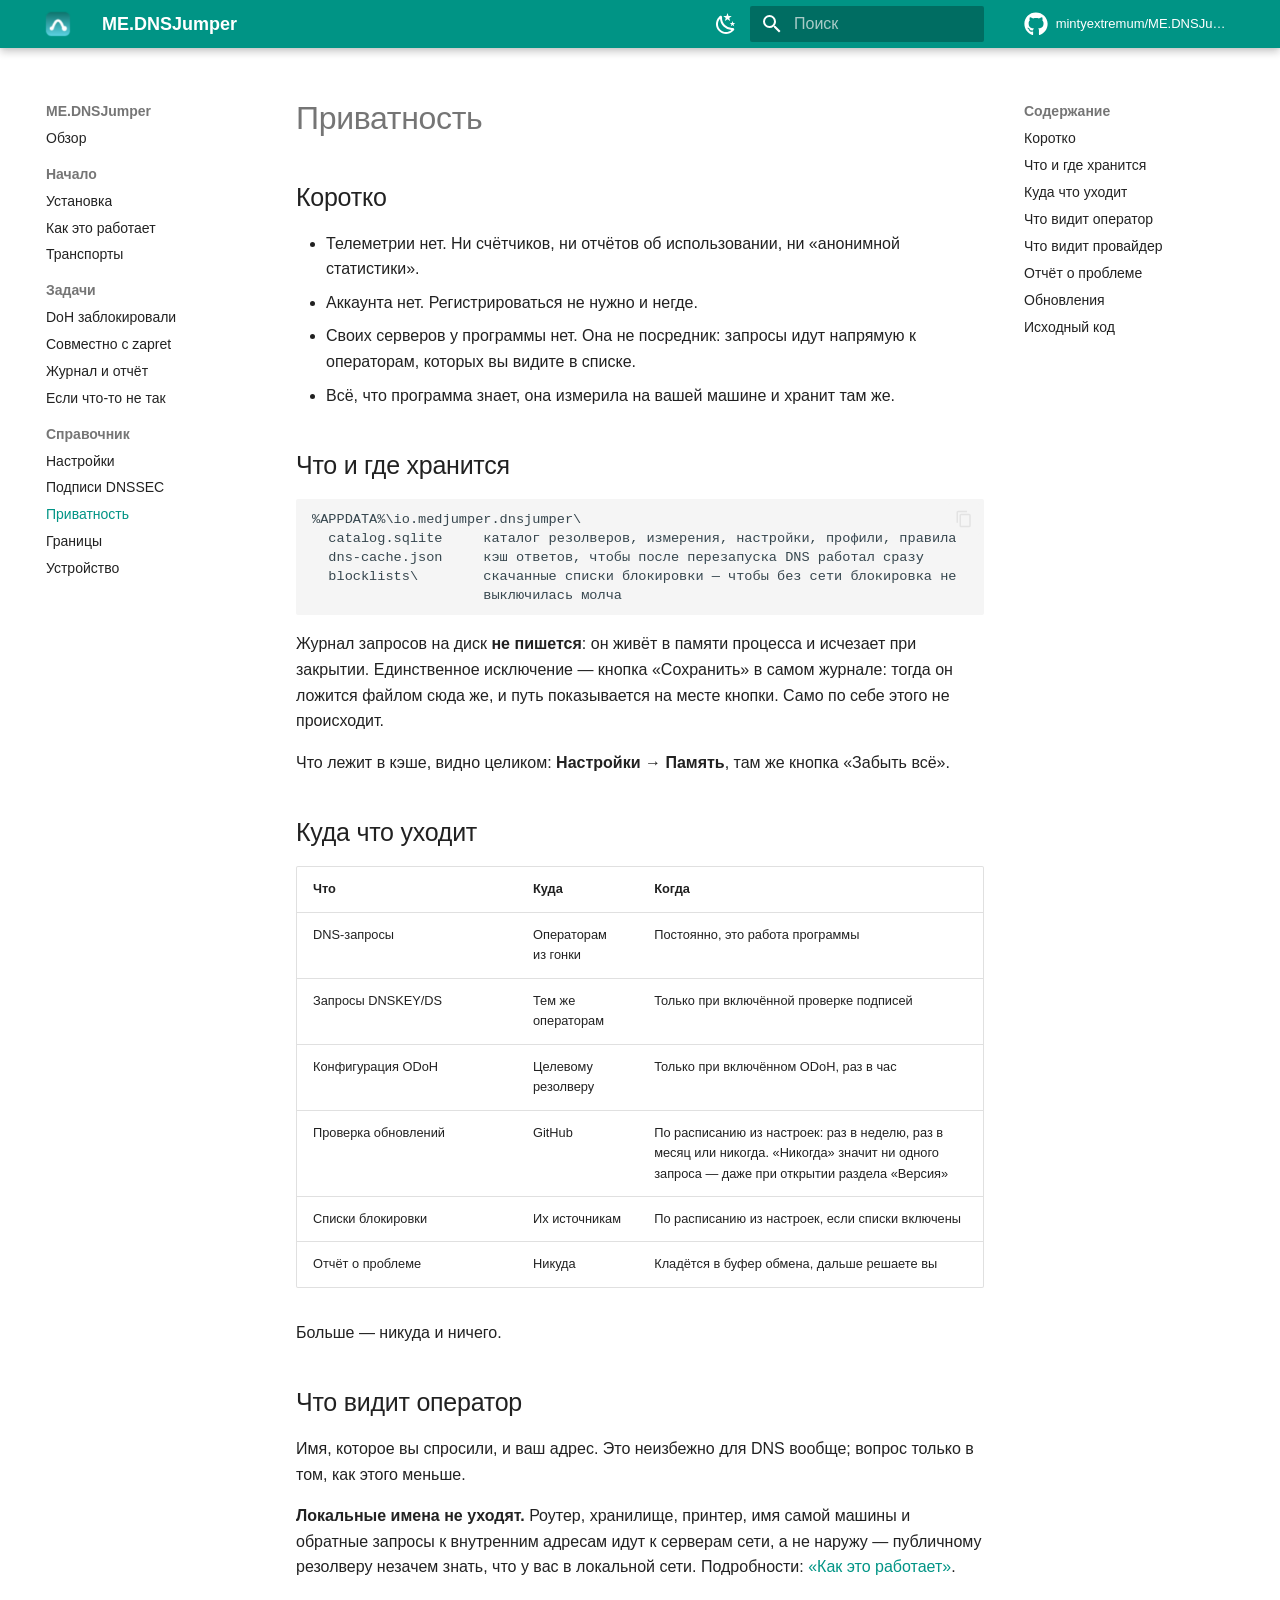
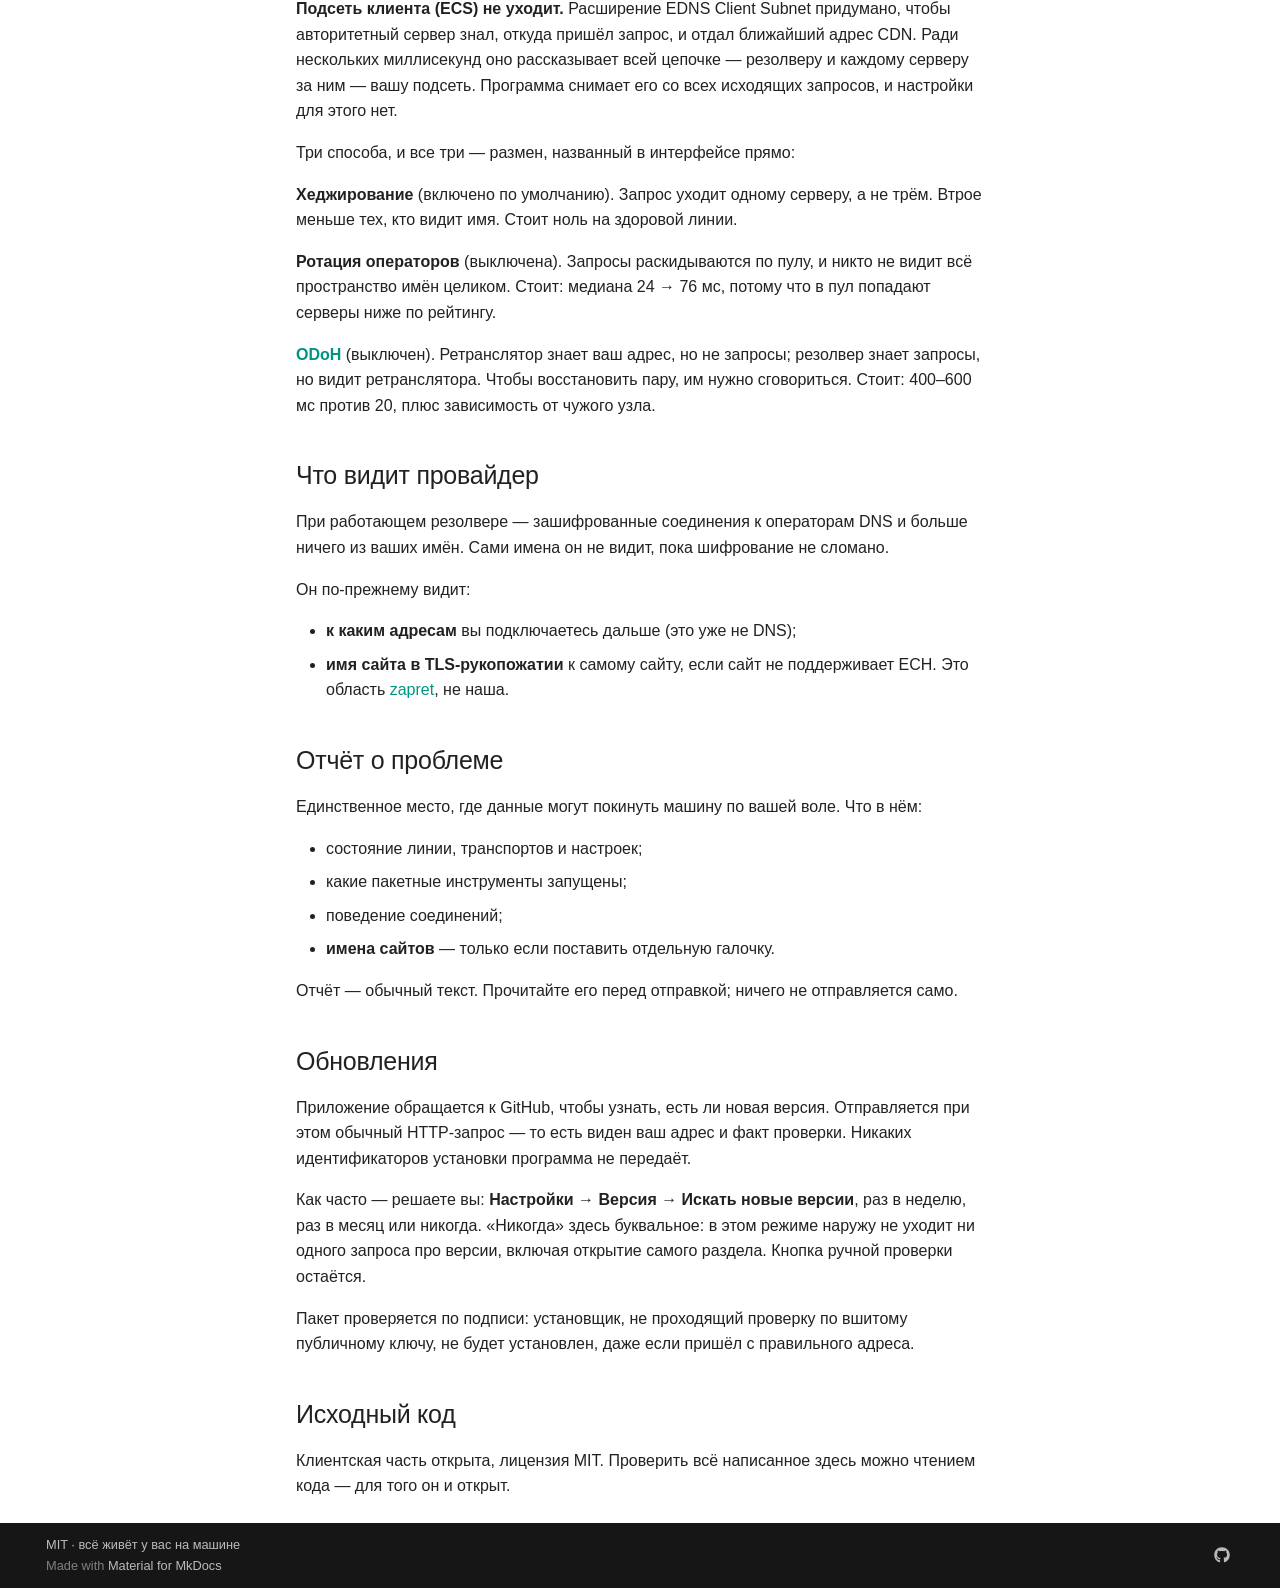
<file: privacy/index.html>
<!doctype html>
<html lang="ru" class="no-js">
  <head>
    
      <meta charset="utf-8">
      <meta name="viewport" content="width=device-width,initial-scale=1">
      
        <meta name="description" content="Ваш DNS — список сайтов, куда вы ходите. Эта программа делает так, чтобы он не уходил провайдеру">
      
      
      
        <link rel="canonical" href="https://mintyextremum.github.io/ME.DNSJumper/privacy/">
      
      
        <link rel="prev" href="../dnssec/">
      
      
        <link rel="next" href="../limits/">
      
      
        
      
      
      <link rel="icon" href="../assets/favicon.png">
      <meta name="generator" content="mkdocs-1.6.1, mkdocs-material-9.7.7">
    
    
      
        <title>Приватность - ME.DNSJumper</title>
      
    
    
      <link rel="stylesheet" href="../assets/stylesheets/main.ec1eaa64.min.css">
      
        
        <link rel="stylesheet" href="../assets/stylesheets/palette.ab4e12ef.min.css">
      
      


    
    
      
    
    
      
    
    
      <link rel="stylesheet" href="../stylesheets/extra.css">
    
    <script>__md_scope=new URL("..",location),__md_hash=e=>[...e].reduce(((e,_)=>(e<<5)-e+_.charCodeAt(0)),0),__md_get=(e,_=localStorage,t=__md_scope)=>JSON.parse(_.getItem(t.pathname+"."+e)),__md_set=(e,_,t=localStorage,a=__md_scope)=>{try{t.setItem(a.pathname+"."+e,JSON.stringify(_))}catch(e){}}</script>
    
      

    
    
  </head>
  
  
    
    
      
    
    
    
    
    <body dir="ltr" data-md-color-scheme="default" data-md-color-primary="teal" data-md-color-accent="teal">
  
    
    <input class="md-toggle" data-md-toggle="drawer" type="checkbox" id="__drawer" autocomplete="off">
    <input class="md-toggle" data-md-toggle="search" type="checkbox" id="__search" autocomplete="off">
    <label class="md-overlay" for="__drawer"></label>
    <div data-md-component="skip">
      
        
        <a href="#приватность" class="md-skip">
          Перейти к содержанию
        </a>
      
    </div>
    <div data-md-component="announce">
      
    </div>
    
    
      

  

<header class="md-header md-header--shadow" data-md-component="header">
  <nav class="md-header__inner md-grid" aria-label="Верхний колонтитул">
    <a href=".." title="ME.DNSJumper" class="md-header__button md-logo" aria-label="ME.DNSJumper" data-md-component="logo">
      
  <img src="../assets/logo.png" alt="logo">

    </a>
    <label class="md-header__button md-icon" for="__drawer">
      
      <svg xmlns="http://www.w3.org/2000/svg" viewBox="0 0 24 24"><path d="M3 6h18v2H3zm0 5h18v2H3zm0 5h18v2H3z"/></svg>
    </label>
    <div class="md-header__title" data-md-component="header-title">
      <div class="md-header__ellipsis">
        <div class="md-header__topic">
          <span class="md-ellipsis">
            ME.DNSJumper
          </span>
        </div>
        <div class="md-header__topic" data-md-component="header-topic">
          <span class="md-ellipsis">
            
              Приватность
            
          </span>
        </div>
      </div>
    </div>
    
      
        <form class="md-header__option" data-md-component="palette">
  
    
    
    
    <input class="md-option" data-md-color-media="(prefers-color-scheme: light)" data-md-color-scheme="default" data-md-color-primary="teal" data-md-color-accent="teal"  aria-label="Тёмная тема"  type="radio" name="__palette" id="__palette_0">
    
      <label class="md-header__button md-icon" title="Тёмная тема" for="__palette_1" hidden>
        <svg xmlns="http://www.w3.org/2000/svg" viewBox="0 0 24 24"><path d="m17.75 4.09-2.53 1.94.91 3.06-2.63-1.81-2.63 1.81.91-3.06-2.53-1.94L12.44 4l1.06-3 1.06 3zm3.5 6.91-1.64 1.25.59 1.98-1.7-1.17-1.7 1.17.59-1.98L15.75 11l2.06-.05L18.5 9l.69 1.95zm-2.28 4.95c.83-.08 1.72 1.1 1.19 1.85-.32.45-.66.87-1.08 1.27C15.17 23 8.84 23 4.94 19.07c-3.91-3.9-3.91-10.24 0-14.14.4-.4.82-.76 1.27-1.08.75-.53 1.93.36 1.85 1.19-.27 2.86.69 5.83 2.89 8.02a9.96 9.96 0 0 0 8.02 2.89m-1.64 2.02a12.08 12.08 0 0 1-7.8-3.47c-2.17-2.19-3.33-5-3.49-7.82-2.81 3.14-2.7 7.96.31 10.98 3.02 3.01 7.84 3.12 10.98.31"/></svg>
      </label>
    
  
    
    
    
    <input class="md-option" data-md-color-media="(prefers-color-scheme: dark)" data-md-color-scheme="slate" data-md-color-primary="teal" data-md-color-accent="teal"  aria-label="Светлая тема"  type="radio" name="__palette" id="__palette_1">
    
      <label class="md-header__button md-icon" title="Светлая тема" for="__palette_0" hidden>
        <svg xmlns="http://www.w3.org/2000/svg" viewBox="0 0 24 24"><path d="M12 7a5 5 0 0 1 5 5 5 5 0 0 1-5 5 5 5 0 0 1-5-5 5 5 0 0 1 5-5m0 2a3 3 0 0 0-3 3 3 3 0 0 0 3 3 3 3 0 0 0 3-3 3 3 0 0 0-3-3m0-7 2.39 3.42C13.65 5.15 12.84 5 12 5s-1.65.15-2.39.42zM3.34 7l4.16-.35A7.2 7.2 0 0 0 5.94 8.5c-.44.74-.69 1.5-.83 2.29zm.02 10 1.76-3.77a7.131 7.131 0 0 0 2.38 4.14zM20.65 7l-1.77 3.79a7.02 7.02 0 0 0-2.38-4.15zm-.01 10-4.14.36c.59-.51 1.12-1.14 1.54-1.86.42-.73.69-1.5.83-2.29zM12 22l-2.41-3.44c.74.27 1.55.44 2.41.44.82 0 1.63-.17 2.37-.44z"/></svg>
      </label>
    
  
</form>
      
    
    
      <script>var palette=__md_get("__palette");if(palette&&palette.color){if("(prefers-color-scheme)"===palette.color.media){var media=matchMedia("(prefers-color-scheme: light)"),input=document.querySelector(media.matches?"[data-md-color-media='(prefers-color-scheme: light)']":"[data-md-color-media='(prefers-color-scheme: dark)']");palette.color.media=input.getAttribute("data-md-color-media"),palette.color.scheme=input.getAttribute("data-md-color-scheme"),palette.color.primary=input.getAttribute("data-md-color-primary"),palette.color.accent=input.getAttribute("data-md-color-accent")}for(var[key,value]of Object.entries(palette.color))document.body.setAttribute("data-md-color-"+key,value)}</script>
    
    
    
      
      
        <label class="md-header__button md-icon" for="__search">
          
          <svg xmlns="http://www.w3.org/2000/svg" viewBox="0 0 24 24"><path d="M9.5 3A6.5 6.5 0 0 1 16 9.5c0 1.61-.59 3.09-1.56 4.23l.27.27h.79l5 5-1.5 1.5-5-5v-.79l-.27-.27A6.52 6.52 0 0 1 9.5 16 6.5 6.5 0 0 1 3 9.5 6.5 6.5 0 0 1 9.5 3m0 2C7 5 5 7 5 9.5S7 14 9.5 14 14 12 14 9.5 12 5 9.5 5"/></svg>
        </label>
        <div class="md-search" data-md-component="search" role="dialog">
  <label class="md-search__overlay" for="__search"></label>
  <div class="md-search__inner" role="search">
    <form class="md-search__form" name="search">
      <input type="text" class="md-search__input" name="query" aria-label="Поиск" placeholder="Поиск" autocapitalize="off" autocorrect="off" autocomplete="off" spellcheck="false" data-md-component="search-query" required>
      <label class="md-search__icon md-icon" for="__search">
        
        <svg xmlns="http://www.w3.org/2000/svg" viewBox="0 0 24 24"><path d="M9.5 3A6.5 6.5 0 0 1 16 9.5c0 1.61-.59 3.09-1.56 4.23l.27.27h.79l5 5-1.5 1.5-5-5v-.79l-.27-.27A6.52 6.52 0 0 1 9.5 16 6.5 6.5 0 0 1 3 9.5 6.5 6.5 0 0 1 9.5 3m0 2C7 5 5 7 5 9.5S7 14 9.5 14 14 12 14 9.5 12 5 9.5 5"/></svg>
        
        <svg xmlns="http://www.w3.org/2000/svg" viewBox="0 0 24 24"><path d="M20 11v2H8l5.5 5.5-1.42 1.42L4.16 12l7.92-7.92L13.5 5.5 8 11z"/></svg>
      </label>
      <nav class="md-search__options" aria-label="Поиск">
        
        <button type="reset" class="md-search__icon md-icon" title="Очистить" aria-label="Очистить" tabindex="-1">
          
          <svg xmlns="http://www.w3.org/2000/svg" viewBox="0 0 24 24"><path d="M19 6.41 17.59 5 12 10.59 6.41 5 5 6.41 10.59 12 5 17.59 6.41 19 12 13.41 17.59 19 19 17.59 13.41 12z"/></svg>
        </button>
      </nav>
      
    </form>
    <div class="md-search__output">
      <div class="md-search__scrollwrap" tabindex="0" data-md-scrollfix>
        <div class="md-search-result" data-md-component="search-result">
          <div class="md-search-result__meta">
            Инициализация поиска
          </div>
          <ol class="md-search-result__list" role="presentation"></ol>
        </div>
      </div>
    </div>
  </div>
</div>
      
    
    
      <div class="md-header__source">
        <a href="https://github.com/mintyextremum/ME.DNSJumper" title="Перейти к репозиторию" class="md-source" data-md-component="source">
  <div class="md-source__icon md-icon">
    
    <svg xmlns="http://www.w3.org/2000/svg" viewBox="0 0 512 512"><!--! Font Awesome Free 7.1.0 by @fontawesome - https://fontawesome.com License - https://fontawesome.com/license/free (Icons: CC BY 4.0, Fonts: SIL OFL 1.1, Code: MIT License) Copyright 2025 Fonticons, Inc.--><path d="M173.9 397.4c0 2-2.3 3.6-5.2 3.6-3.3.3-5.6-1.3-5.6-3.6 0-2 2.3-3.6 5.2-3.6 3-.3 5.6 1.3 5.6 3.6m-31.1-4.5c-.7 2 1.3 4.3 4.3 4.9 2.6 1 5.6 0 6.2-2s-1.3-4.3-4.3-5.2c-2.6-.7-5.5.3-6.2 2.3m44.2-1.7c-2.9.7-4.9 2.6-4.6 4.9.3 2 2.9 3.3 5.9 2.6 2.9-.7 4.9-2.6 4.6-4.6-.3-1.9-3-3.2-5.9-2.9M252.8 8C114.1 8 8 113.3 8 252c0 110.9 69.8 205.8 169.5 239.2 12.8 2.3 17.3-5.6 17.3-12.1 0-6.2-.3-40.4-.3-61.4 0 0-70 15-84.7-29.8 0 0-11.4-29.1-27.8-36.6 0 0-22.9-15.7 1.6-15.4 0 0 24.9 2 38.6 25.8 21.9 38.6 58.6 27.5 72.9 20.9 2.3-16 8.8-27.1 16-33.7-55.9-6.2-112.3-14.3-112.3-110.5 0-27.5 7.6-41.3 23.6-58.9-2.6-6.5-11.1-33.3 2.6-67.9 20.9-6.5 69 27 69 27 20-5.6 41.5-8.5 62.8-8.5s42.8 2.9 62.8 8.5c0 0 48.1-33.6 69-27 13.7 34.7 5.2 61.4 2.6 67.9 16 17.7 25.8 31.5 25.8 58.9 0 96.5-58.9 104.2-114.8 110.5 9.2 7.9 17 22.9 17 46.4 0 33.7-.3 75.4-.3 83.6 0 6.5 4.6 14.4 17.3 12.1C436.2 457.8 504 362.9 504 252 504 113.3 391.5 8 252.8 8M105.2 352.9c-1.3 1-1 3.3.7 5.2 1.6 1.6 3.9 2.3 5.2 1 1.3-1 1-3.3-.7-5.2-1.6-1.6-3.9-2.3-5.2-1m-10.8-8.1c-.7 1.3.3 2.9 2.3 3.9 1.6 1 3.6.7 4.3-.7.7-1.3-.3-2.9-2.3-3.9-2-.6-3.6-.3-4.3.7m32.4 35.6c-1.6 1.3-1 4.3 1.3 6.2 2.3 2.3 5.2 2.6 6.5 1 1.3-1.3.7-4.3-1.3-6.2-2.2-2.3-5.2-2.6-6.5-1m-11.4-14.7c-1.6 1-1.6 3.6 0 5.9s4.3 3.3 5.6 2.3c1.6-1.3 1.6-3.9 0-6.2-1.4-2.3-4-3.3-5.6-2"/></svg>
  </div>
  <div class="md-source__repository">
    mintyextremum/ME.DNSJumper
  </div>
</a>
      </div>
    
  </nav>
  
</header>
    
    <div class="md-container" data-md-component="container">
      
      
        
          
        
      
      <main class="md-main" data-md-component="main">
        <div class="md-main__inner md-grid">
          
            
              
              <div class="md-sidebar md-sidebar--primary" data-md-component="sidebar" data-md-type="navigation" >
                <div class="md-sidebar__scrollwrap">
                  <div class="md-sidebar__inner">
                    



<nav class="md-nav md-nav--primary" aria-label="Навигация" data-md-level="0">
  <label class="md-nav__title" for="__drawer">
    <a href=".." title="ME.DNSJumper" class="md-nav__button md-logo" aria-label="ME.DNSJumper" data-md-component="logo">
      
  <img src="../assets/logo.png" alt="logo">

    </a>
    ME.DNSJumper
  </label>
  
    <div class="md-nav__source">
      <a href="https://github.com/mintyextremum/ME.DNSJumper" title="Перейти к репозиторию" class="md-source" data-md-component="source">
  <div class="md-source__icon md-icon">
    
    <svg xmlns="http://www.w3.org/2000/svg" viewBox="0 0 512 512"><!--! Font Awesome Free 7.1.0 by @fontawesome - https://fontawesome.com License - https://fontawesome.com/license/free (Icons: CC BY 4.0, Fonts: SIL OFL 1.1, Code: MIT License) Copyright 2025 Fonticons, Inc.--><path d="M173.9 397.4c0 2-2.3 3.6-5.2 3.6-3.3.3-5.6-1.3-5.6-3.6 0-2 2.3-3.6 5.2-3.6 3-.3 5.6 1.3 5.6 3.6m-31.1-4.5c-.7 2 1.3 4.3 4.3 4.9 2.6 1 5.6 0 6.2-2s-1.3-4.3-4.3-5.2c-2.6-.7-5.5.3-6.2 2.3m44.2-1.7c-2.9.7-4.9 2.6-4.6 4.9.3 2 2.9 3.3 5.9 2.6 2.9-.7 4.9-2.6 4.6-4.6-.3-1.9-3-3.2-5.9-2.9M252.8 8C114.1 8 8 113.3 8 252c0 110.9 69.8 205.8 169.5 239.2 12.8 2.3 17.3-5.6 17.3-12.1 0-6.2-.3-40.4-.3-61.4 0 0-70 15-84.7-29.8 0 0-11.4-29.1-27.8-36.6 0 0-22.9-15.7 1.6-15.4 0 0 24.9 2 38.6 25.8 21.9 38.6 58.6 27.5 72.9 20.9 2.3-16 8.8-27.1 16-33.7-55.9-6.2-112.3-14.3-112.3-110.5 0-27.5 7.6-41.3 23.6-58.9-2.6-6.5-11.1-33.3 2.6-67.9 20.9-6.5 69 27 69 27 20-5.6 41.5-8.5 62.8-8.5s42.8 2.9 62.8 8.5c0 0 48.1-33.6 69-27 13.7 34.7 5.2 61.4 2.6 67.9 16 17.7 25.8 31.5 25.8 58.9 0 96.5-58.9 104.2-114.8 110.5 9.2 7.9 17 22.9 17 46.4 0 33.7-.3 75.4-.3 83.6 0 6.5 4.6 14.4 17.3 12.1C436.2 457.8 504 362.9 504 252 504 113.3 391.5 8 252.8 8M105.2 352.9c-1.3 1-1 3.3.7 5.2 1.6 1.6 3.9 2.3 5.2 1 1.3-1 1-3.3-.7-5.2-1.6-1.6-3.9-2.3-5.2-1m-10.8-8.1c-.7 1.3.3 2.9 2.3 3.9 1.6 1 3.6.7 4.3-.7.7-1.3-.3-2.9-2.3-3.9-2-.6-3.6-.3-4.3.7m32.4 35.6c-1.6 1.3-1 4.3 1.3 6.2 2.3 2.3 5.2 2.6 6.5 1 1.3-1.3.7-4.3-1.3-6.2-2.2-2.3-5.2-2.6-6.5-1m-11.4-14.7c-1.6 1-1.6 3.6 0 5.9s4.3 3.3 5.6 2.3c1.6-1.3 1.6-3.9 0-6.2-1.4-2.3-4-3.3-5.6-2"/></svg>
  </div>
  <div class="md-source__repository">
    mintyextremum/ME.DNSJumper
  </div>
</a>
    </div>
  
  <ul class="md-nav__list" data-md-scrollfix>
    
      
      
  
  
  
  
    <li class="md-nav__item">
      <a href=".." class="md-nav__link">
        
  
  
  <span class="md-ellipsis">
    
  
    Обзор
  

    
  </span>
  
  

      </a>
    </li>
  

    
      
      
  
  
  
  
    
    
    
    
      
        
        
      
    
    
    <li class="md-nav__item md-nav__item--section md-nav__item--nested">
      
        
        
        <input class="md-nav__toggle md-toggle " type="checkbox" id="__nav_2" >
        
          
          <label class="md-nav__link" for="__nav_2" id="__nav_2_label" tabindex="">
            
  
  
  <span class="md-ellipsis">
    
  
    Начало
  

    
  </span>
  
  

            <span class="md-nav__icon md-icon"></span>
          </label>
        
        <nav class="md-nav" data-md-level="1" aria-labelledby="__nav_2_label" aria-expanded="false">
          <label class="md-nav__title" for="__nav_2">
            <span class="md-nav__icon md-icon"></span>
            
  
    Начало
  

          </label>
          <ul class="md-nav__list" data-md-scrollfix>
            
              
                
  
  
  
  
    <li class="md-nav__item">
      <a href="../install/" class="md-nav__link">
        
  
  
  <span class="md-ellipsis">
    
  
    Установка
  

    
  </span>
  
  

      </a>
    </li>
  

              
            
              
                
  
  
  
  
    <li class="md-nav__item">
      <a href="../how-it-works/" class="md-nav__link">
        
  
  
  <span class="md-ellipsis">
    
  
    Как это работает
  

    
  </span>
  
  

      </a>
    </li>
  

              
            
              
                
  
  
  
  
    <li class="md-nav__item">
      <a href="../transports/" class="md-nav__link">
        
  
  
  <span class="md-ellipsis">
    
  
    Транспорты
  

    
  </span>
  
  

      </a>
    </li>
  

              
            
          </ul>
        </nav>
      
    </li>
  

    
      
      
  
  
  
  
    
    
    
    
      
        
        
      
    
    
    <li class="md-nav__item md-nav__item--section md-nav__item--nested">
      
        
        
        <input class="md-nav__toggle md-toggle " type="checkbox" id="__nav_3" >
        
          
          <label class="md-nav__link" for="__nav_3" id="__nav_3_label" tabindex="">
            
  
  
  <span class="md-ellipsis">
    
  
    Задачи
  

    
  </span>
  
  

            <span class="md-nav__icon md-icon"></span>
          </label>
        
        <nav class="md-nav" data-md-level="1" aria-labelledby="__nav_3_label" aria-expanded="false">
          <label class="md-nav__title" for="__nav_3">
            <span class="md-nav__icon md-icon"></span>
            
  
    Задачи
  

          </label>
          <ul class="md-nav__list" data-md-scrollfix>
            
              
                
  
  
  
  
    <li class="md-nav__item">
      <a href="../blocking/" class="md-nav__link">
        
  
  
  <span class="md-ellipsis">
    
  
    DoH заблокировали
  

    
  </span>
  
  

      </a>
    </li>
  

              
            
              
                
  
  
  
  
    <li class="md-nav__item">
      <a href="../zapret/" class="md-nav__link">
        
  
  
  <span class="md-ellipsis">
    
  
    Совместно с zapret
  

    
  </span>
  
  

      </a>
    </li>
  

              
            
              
                
  
  
  
  
    <li class="md-nav__item">
      <a href="../journal/" class="md-nav__link">
        
  
  
  <span class="md-ellipsis">
    
  
    Журнал и отчёт
  

    
  </span>
  
  

      </a>
    </li>
  

              
            
              
                
  
  
  
  
    <li class="md-nav__item">
      <a href="../troubleshooting/" class="md-nav__link">
        
  
  
  <span class="md-ellipsis">
    
  
    Если что-то не так
  

    
  </span>
  
  

      </a>
    </li>
  

              
            
          </ul>
        </nav>
      
    </li>
  

    
      
      
  
  
    
  
  
  
    
    
    
    
      
        
        
      
    
    
    <li class="md-nav__item md-nav__item--active md-nav__item--section md-nav__item--nested">
      
        
        
        <input class="md-nav__toggle md-toggle " type="checkbox" id="__nav_4" checked>
        
          
          <label class="md-nav__link" for="__nav_4" id="__nav_4_label" tabindex="">
            
  
  
  <span class="md-ellipsis">
    
  
    Справочник
  

    
  </span>
  
  

            <span class="md-nav__icon md-icon"></span>
          </label>
        
        <nav class="md-nav" data-md-level="1" aria-labelledby="__nav_4_label" aria-expanded="true">
          <label class="md-nav__title" for="__nav_4">
            <span class="md-nav__icon md-icon"></span>
            
  
    Справочник
  

          </label>
          <ul class="md-nav__list" data-md-scrollfix>
            
              
                
  
  
  
  
    <li class="md-nav__item">
      <a href="../settings/" class="md-nav__link">
        
  
  
  <span class="md-ellipsis">
    
  
    Настройки
  

    
  </span>
  
  

      </a>
    </li>
  

              
            
              
                
  
  
  
  
    <li class="md-nav__item">
      <a href="../dnssec/" class="md-nav__link">
        
  
  
  <span class="md-ellipsis">
    
  
    Подписи DNSSEC
  

    
  </span>
  
  

      </a>
    </li>
  

              
            
              
                
  
  
    
  
  
  
    <li class="md-nav__item md-nav__item--active">
      
      <input class="md-nav__toggle md-toggle" type="checkbox" id="__toc">
      
      
        
      
      
        <label class="md-nav__link md-nav__link--active" for="__toc">
          
  
  
  <span class="md-ellipsis">
    
  
    Приватность
  

    
  </span>
  
  

          <span class="md-nav__icon md-icon"></span>
        </label>
      
      <a href="./" class="md-nav__link md-nav__link--active">
        
  
  
  <span class="md-ellipsis">
    
  
    Приватность
  

    
  </span>
  
  

      </a>
      
        

<nav class="md-nav md-nav--secondary" aria-label="Содержание">
  
  
  
    
  
  
    <label class="md-nav__title" for="__toc">
      <span class="md-nav__icon md-icon"></span>
      Содержание
    </label>
    <ul class="md-nav__list" data-md-component="toc" data-md-scrollfix>
      
        <li class="md-nav__item">
  <a href="#коротко" class="md-nav__link">
    <span class="md-ellipsis">
      
        Коротко
      
    </span>
  </a>
  
</li>
      
        <li class="md-nav__item">
  <a href="#что-и-где-хранится" class="md-nav__link">
    <span class="md-ellipsis">
      
        Что и где хранится
      
    </span>
  </a>
  
</li>
      
        <li class="md-nav__item">
  <a href="#куда-что-уходит" class="md-nav__link">
    <span class="md-ellipsis">
      
        Куда что уходит
      
    </span>
  </a>
  
</li>
      
        <li class="md-nav__item">
  <a href="#что-видит-оператор" class="md-nav__link">
    <span class="md-ellipsis">
      
        Что видит оператор
      
    </span>
  </a>
  
</li>
      
        <li class="md-nav__item">
  <a href="#что-видит-провайдер" class="md-nav__link">
    <span class="md-ellipsis">
      
        Что видит провайдер
      
    </span>
  </a>
  
</li>
      
        <li class="md-nav__item">
  <a href="#отчёт-о-проблеме" class="md-nav__link">
    <span class="md-ellipsis">
      
        Отчёт о проблеме
      
    </span>
  </a>
  
</li>
      
        <li class="md-nav__item">
  <a href="#обновления" class="md-nav__link">
    <span class="md-ellipsis">
      
        Обновления
      
    </span>
  </a>
  
</li>
      
        <li class="md-nav__item">
  <a href="#исходный-код" class="md-nav__link">
    <span class="md-ellipsis">
      
        Исходный код
      
    </span>
  </a>
  
</li>
      
    </ul>
  
</nav>
      
    </li>
  

              
            
              
                
  
  
  
  
    <li class="md-nav__item">
      <a href="../limits/" class="md-nav__link">
        
  
  
  <span class="md-ellipsis">
    
  
    Границы
  

    
  </span>
  
  

      </a>
    </li>
  

              
            
              
                
  
  
  
  
    <li class="md-nav__item">
      <a href="../architecture/" class="md-nav__link">
        
  
  
  <span class="md-ellipsis">
    
  
    Устройство
  

    
  </span>
  
  

      </a>
    </li>
  

              
            
          </ul>
        </nav>
      
    </li>
  

    
  </ul>
</nav>
                  </div>
                </div>
              </div>
            
            
              
              <div class="md-sidebar md-sidebar--secondary" data-md-component="sidebar" data-md-type="toc" >
                <div class="md-sidebar__scrollwrap">
                  <div class="md-sidebar__inner">
                    

<nav class="md-nav md-nav--secondary" aria-label="Содержание">
  
  
  
    
  
  
    <label class="md-nav__title" for="__toc">
      <span class="md-nav__icon md-icon"></span>
      Содержание
    </label>
    <ul class="md-nav__list" data-md-component="toc" data-md-scrollfix>
      
        <li class="md-nav__item">
  <a href="#коротко" class="md-nav__link">
    <span class="md-ellipsis">
      
        Коротко
      
    </span>
  </a>
  
</li>
      
        <li class="md-nav__item">
  <a href="#что-и-где-хранится" class="md-nav__link">
    <span class="md-ellipsis">
      
        Что и где хранится
      
    </span>
  </a>
  
</li>
      
        <li class="md-nav__item">
  <a href="#куда-что-уходит" class="md-nav__link">
    <span class="md-ellipsis">
      
        Куда что уходит
      
    </span>
  </a>
  
</li>
      
        <li class="md-nav__item">
  <a href="#что-видит-оператор" class="md-nav__link">
    <span class="md-ellipsis">
      
        Что видит оператор
      
    </span>
  </a>
  
</li>
      
        <li class="md-nav__item">
  <a href="#что-видит-провайдер" class="md-nav__link">
    <span class="md-ellipsis">
      
        Что видит провайдер
      
    </span>
  </a>
  
</li>
      
        <li class="md-nav__item">
  <a href="#отчёт-о-проблеме" class="md-nav__link">
    <span class="md-ellipsis">
      
        Отчёт о проблеме
      
    </span>
  </a>
  
</li>
      
        <li class="md-nav__item">
  <a href="#обновления" class="md-nav__link">
    <span class="md-ellipsis">
      
        Обновления
      
    </span>
  </a>
  
</li>
      
        <li class="md-nav__item">
  <a href="#исходный-код" class="md-nav__link">
    <span class="md-ellipsis">
      
        Исходный код
      
    </span>
  </a>
  
</li>
      
    </ul>
  
</nav>
                  </div>
                </div>
              </div>
            
          
          
            <div class="md-content" data-md-component="content">
              
              <article class="md-content__inner md-typeset">
                
                  



<h1 id="приватность">Приватность<a class="headerlink" href="#приватность" title="Permanent link">&para;</a></h1>
<h2 id="коротко">Коротко<a class="headerlink" href="#коротко" title="Permanent link">&para;</a></h2>
<ul>
<li>Телеметрии нет. Ни счётчиков, ни отчётов об использовании, ни «анонимной статистики».</li>
<li>Аккаунта нет. Регистрироваться не нужно и негде.</li>
<li>Своих серверов у программы нет. Она не посредник: запросы идут напрямую к операторам,
  которых вы видите в списке.</li>
<li>Всё, что программа знает, она измерила на вашей машине и хранит там же.</li>
</ul>
<h2 id="что-и-где-хранится">Что и где хранится<a class="headerlink" href="#что-и-где-хранится" title="Permanent link">&para;</a></h2>
<div class="highlight"><pre><span></span><code><a id="__codelineno-0-1" name="__codelineno-0-1" href="#__codelineno-0-1"></a>%APPDATA%\io.medjumper.dnsjumper\
<a id="__codelineno-0-2" name="__codelineno-0-2" href="#__codelineno-0-2"></a>  catalog.sqlite     каталог резолверов, измерения, настройки, профили, правила
<a id="__codelineno-0-3" name="__codelineno-0-3" href="#__codelineno-0-3"></a>  dns-cache.json     кэш ответов, чтобы после перезапуска DNS работал сразу
<a id="__codelineno-0-4" name="__codelineno-0-4" href="#__codelineno-0-4"></a>  blocklists\        скачанные списки блокировки — чтобы без сети блокировка не
<a id="__codelineno-0-5" name="__codelineno-0-5" href="#__codelineno-0-5"></a>                     выключилась молча
</code></pre></div>
<p>Журнал запросов на диск <strong>не пишется</strong>: он живёт в памяти процесса и исчезает при закрытии.
Единственное исключение — кнопка «Сохранить» в самом журнале: тогда он ложится файлом сюда
же, и путь показывается на месте кнопки. Само по себе этого не происходит.</p>
<p>Что лежит в кэше, видно целиком: <strong>Настройки → Память</strong>, там же кнопка «Забыть всё».</p>
<h2 id="куда-что-уходит">Куда что уходит<a class="headerlink" href="#куда-что-уходит" title="Permanent link">&para;</a></h2>
<table>
<thead>
<tr>
<th>Что</th>
<th>Куда</th>
<th>Когда</th>
</tr>
</thead>
<tbody>
<tr>
<td>DNS-запросы</td>
<td>Операторам из гонки</td>
<td>Постоянно, это работа программы</td>
</tr>
<tr>
<td>Запросы DNSKEY/DS</td>
<td>Тем же операторам</td>
<td>Только при включённой проверке подписей</td>
</tr>
<tr>
<td>Конфигурация ODoH</td>
<td>Целевому резолверу</td>
<td>Только при включённом ODoH, раз в час</td>
</tr>
<tr>
<td>Проверка обновлений</td>
<td>GitHub</td>
<td>По расписанию из настроек: раз в неделю, раз в месяц или никогда. «Никогда» значит ни одного запроса — даже при открытии раздела «Версия»</td>
</tr>
<tr>
<td>Списки блокировки</td>
<td>Их источникам</td>
<td>По расписанию из настроек, если списки включены</td>
</tr>
<tr>
<td>Отчёт о проблеме</td>
<td>Никуда</td>
<td>Кладётся в буфер обмена, дальше решаете вы</td>
</tr>
</tbody>
</table>
<p>Больше — никуда и ничего.</p>
<h2 id="что-видит-оператор">Что видит оператор<a class="headerlink" href="#что-видит-оператор" title="Permanent link">&para;</a></h2>
<p>Имя, которое вы спросили, и ваш адрес. Это неизбежно для DNS вообще; вопрос только в том,
как этого меньше.</p>
<p><strong>Локальные имена не уходят.</strong> Роутер, хранилище, принтер, имя самой машины и обратные
запросы к внутренним адресам идут к серверам сети, а не наружу — публичному резолверу
незачем знать, что у вас в локальной сети. Подробности:
<a href="../how-it-works/#локальные-имена-не-уходят-наружу">«Как это работает»</a>.</p>
<p><strong>Подсеть клиента (ECS) не уходит.</strong> Расширение EDNS Client Subnet придумано, чтобы
авторитетный сервер знал, откуда пришёл запрос, и отдал ближайший адрес CDN. Ради нескольких
миллисекунд оно рассказывает всей цепочке — резолверу и каждому серверу за ним — вашу
подсеть. Программа снимает его со всех исходящих запросов, и настройки для этого нет.</p>
<p>Три способа, и все три — размен, названный в интерфейсе прямо:</p>
<p><strong>Хеджирование</strong> (включено по умолчанию). Запрос уходит одному серверу, а не трём. Втрое
меньше тех, кто видит имя. Стоит ноль на здоровой линии.</p>
<p><strong>Ротация операторов</strong> (выключена). Запросы раскидываются по пулу, и никто не видит всё
пространство имён целиком. Стоит: медиана 24 → 76 мс, потому что в пул попадают серверы ниже
по рейтингу.</p>
<p><strong><a href="../transports/#odoh">ODoH</a></strong> (выключен). Ретранслятор знает ваш адрес, но не запросы;
резолвер знает запросы, но видит ретранслятора. Чтобы восстановить пару, им нужно
сговориться. Стоит: 400–600 мс против 20, плюс зависимость от чужого узла.</p>
<h2 id="что-видит-провайдер">Что видит провайдер<a class="headerlink" href="#что-видит-провайдер" title="Permanent link">&para;</a></h2>
<p>При работающем резолвере — зашифрованные соединения к операторам DNS и больше ничего из
ваших имён. Сами имена он не видит, пока шифрование не сломано.</p>
<p>Он по-прежнему видит:</p>
<ul>
<li><strong>к каким адресам</strong> вы подключаетесь дальше (это уже не DNS);</li>
<li><strong>имя сайта в TLS-рукопожатии</strong> к самому сайту, если сайт не поддерживает ECH. Это область
  <a href="../zapret/">zapret</a>, не наша.</li>
</ul>
<h2 id="отчёт-о-проблеме">Отчёт о проблеме<a class="headerlink" href="#отчёт-о-проблеме" title="Permanent link">&para;</a></h2>
<p>Единственное место, где данные могут покинуть машину по вашей воле. Что в нём:</p>
<ul>
<li>состояние линии, транспортов и настроек;</li>
<li>какие пакетные инструменты запущены;</li>
<li>поведение соединений;</li>
<li><strong>имена сайтов</strong> — только если поставить отдельную галочку.</li>
</ul>
<p>Отчёт — обычный текст. Прочитайте его перед отправкой; ничего не отправляется само.</p>
<h2 id="обновления">Обновления<a class="headerlink" href="#обновления" title="Permanent link">&para;</a></h2>
<p>Приложение обращается к GitHub, чтобы узнать, есть ли новая версия. Отправляется при этом
обычный HTTP-запрос — то есть виден ваш адрес и факт проверки. Никаких идентификаторов
установки программа не передаёт.</p>
<p>Как часто — решаете вы: <strong>Настройки → Версия → Искать новые версии</strong>, раз в неделю, раз в
месяц или никогда. «Никогда» здесь буквальное: в этом режиме наружу не уходит ни одного
запроса про версии, включая открытие самого раздела. Кнопка ручной проверки остаётся.</p>
<p>Пакет проверяется по подписи: установщик, не проходящий проверку по вшитому публичному
ключу, не будет установлен, даже если пришёл с правильного адреса.</p>
<h2 id="исходный-код">Исходный код<a class="headerlink" href="#исходный-код" title="Permanent link">&para;</a></h2>
<p>Клиентская часть открыта, лицензия MIT. Проверить всё написанное здесь можно чтением кода —
для того он и открыт.</p>












                
              </article>
            </div>
          
          
<script>var target=document.getElementById(location.hash.slice(1));target&&target.name&&(target.checked=target.name.startsWith("__tabbed_"))</script>
        </div>
        
          <button type="button" class="md-top md-icon" data-md-component="top" hidden>
  
  <svg xmlns="http://www.w3.org/2000/svg" viewBox="0 0 24 24"><path d="M13 20h-2V8l-5.5 5.5-1.42-1.42L12 4.16l7.92 7.92-1.42 1.42L13 8z"/></svg>
  К началу
</button>
        
      </main>
      
        <footer class="md-footer">
  
  <div class="md-footer-meta md-typeset">
    <div class="md-footer-meta__inner md-grid">
      <div class="md-copyright">
  
    <div class="md-copyright__highlight">
      MIT · всё живёт у вас на машине
    </div>
  
  
    Made with
    <a href="https://squidfunk.github.io/mkdocs-material/" target="_blank" rel="noopener">
      Material for MkDocs
    </a>
  
</div>
      
        
<div class="md-social">
  
    
    
    
    
      
      
    
    <a href="https://github.com/mintyextremum/ME.DNSJumper" target="_blank" rel="noopener" title="github.com" class="md-social__link">
      <svg xmlns="http://www.w3.org/2000/svg" viewBox="0 0 512 512"><!--! Font Awesome Free 7.1.0 by @fontawesome - https://fontawesome.com License - https://fontawesome.com/license/free (Icons: CC BY 4.0, Fonts: SIL OFL 1.1, Code: MIT License) Copyright 2025 Fonticons, Inc.--><path d="M173.9 397.4c0 2-2.3 3.6-5.2 3.6-3.3.3-5.6-1.3-5.6-3.6 0-2 2.3-3.6 5.2-3.6 3-.3 5.6 1.3 5.6 3.6m-31.1-4.5c-.7 2 1.3 4.3 4.3 4.9 2.6 1 5.6 0 6.2-2s-1.3-4.3-4.3-5.2c-2.6-.7-5.5.3-6.2 2.3m44.2-1.7c-2.9.7-4.9 2.6-4.6 4.9.3 2 2.9 3.3 5.9 2.6 2.9-.7 4.9-2.6 4.6-4.6-.3-1.9-3-3.2-5.9-2.9M252.8 8C114.1 8 8 113.3 8 252c0 110.9 69.8 205.8 169.5 239.2 12.8 2.3 17.3-5.6 17.3-12.1 0-6.2-.3-40.4-.3-61.4 0 0-70 15-84.7-29.8 0 0-11.4-29.1-27.8-36.6 0 0-22.9-15.7 1.6-15.4 0 0 24.9 2 38.6 25.8 21.9 38.6 58.6 27.5 72.9 20.9 2.3-16 8.8-27.1 16-33.7-55.9-6.2-112.3-14.3-112.3-110.5 0-27.5 7.6-41.3 23.6-58.9-2.6-6.5-11.1-33.3 2.6-67.9 20.9-6.5 69 27 69 27 20-5.6 41.5-8.5 62.8-8.5s42.8 2.9 62.8 8.5c0 0 48.1-33.6 69-27 13.7 34.7 5.2 61.4 2.6 67.9 16 17.7 25.8 31.5 25.8 58.9 0 96.5-58.9 104.2-114.8 110.5 9.2 7.9 17 22.9 17 46.4 0 33.7-.3 75.4-.3 83.6 0 6.5 4.6 14.4 17.3 12.1C436.2 457.8 504 362.9 504 252 504 113.3 391.5 8 252.8 8M105.2 352.9c-1.3 1-1 3.3.7 5.2 1.6 1.6 3.9 2.3 5.2 1 1.3-1 1-3.3-.7-5.2-1.6-1.6-3.9-2.3-5.2-1m-10.8-8.1c-.7 1.3.3 2.9 2.3 3.9 1.6 1 3.6.7 4.3-.7.7-1.3-.3-2.9-2.3-3.9-2-.6-3.6-.3-4.3.7m32.4 35.6c-1.6 1.3-1 4.3 1.3 6.2 2.3 2.3 5.2 2.6 6.5 1 1.3-1.3.7-4.3-1.3-6.2-2.2-2.3-5.2-2.6-6.5-1m-11.4-14.7c-1.6 1-1.6 3.6 0 5.9s4.3 3.3 5.6 2.3c1.6-1.3 1.6-3.9 0-6.2-1.4-2.3-4-3.3-5.6-2"/></svg>
    </a>
  
</div>
      
    </div>
  </div>
</footer>
      
    </div>
    <div class="md-dialog" data-md-component="dialog">
      <div class="md-dialog__inner md-typeset"></div>
    </div>
    
    
    
      
      
      <script id="__config" type="application/json">{"annotate": null, "base": "..", "features": ["navigation.instant", "navigation.tracking", "navigation.sections", "navigation.top", "content.code.copy", "search.highlight", "toc.follow"], "search": "../assets/javascripts/workers/search.2c215733.min.js", "tags": null, "translations": {"clipboard.copied": "\u0421\u043a\u043e\u043f\u0438\u0440\u043e\u0432\u0430\u043d\u043e \u0432 \u0431\u0443\u0444\u0435\u0440", "clipboard.copy": "\u041a\u043e\u043f\u0438\u0440\u043e\u0432\u0430\u0442\u044c \u0432 \u0431\u0443\u0444\u0435\u0440", "search.result.more.one": "\u0415\u0449\u0451 1 \u043d\u0430 \u044d\u0442\u043e\u0439 \u0441\u0442\u0440\u0430\u043d\u0438\u0446\u0435", "search.result.more.other": "\u0415\u0449\u0451 # \u043d\u0430 \u044d\u0442\u043e\u0439 \u0441\u0442\u0440\u0430\u043d\u0438\u0446\u0435", "search.result.none": "\u0421\u043e\u0432\u043f\u0430\u0434\u0435\u043d\u0438\u0439 \u043d\u0435 \u043d\u0430\u0439\u0434\u0435\u043d\u043e", "search.result.one": "\u041d\u0430\u0439\u0434\u0435\u043d\u043e 1 \u0441\u043e\u0432\u043f\u0430\u0434\u0435\u043d\u0438\u0435", "search.result.other": "\u041d\u0430\u0439\u0434\u0435\u043d\u043e \u0441\u043e\u0432\u043f\u0430\u0434\u0435\u043d\u0438\u0439: #", "search.result.placeholder": "\u041d\u0430\u0447\u043d\u0438\u0442\u0435 \u043f\u0435\u0447\u0430\u0442\u0430\u0442\u044c \u0434\u043b\u044f \u043f\u043e\u0438\u0441\u043a\u0430", "search.result.term.missing": "\u041e\u0442\u0441\u0443\u0442\u0441\u0442\u0432\u0443\u0435\u0442", "select.version": "\u0412\u044b\u0431\u0435\u0440\u0438\u0442\u0435 \u0432\u0435\u0440\u0441\u0438\u044e"}, "version": null}</script>
    
    
      <script src="../assets/javascripts/bundle.d7400e89.min.js"></script>
      
    
  </body>
</html>
</file>
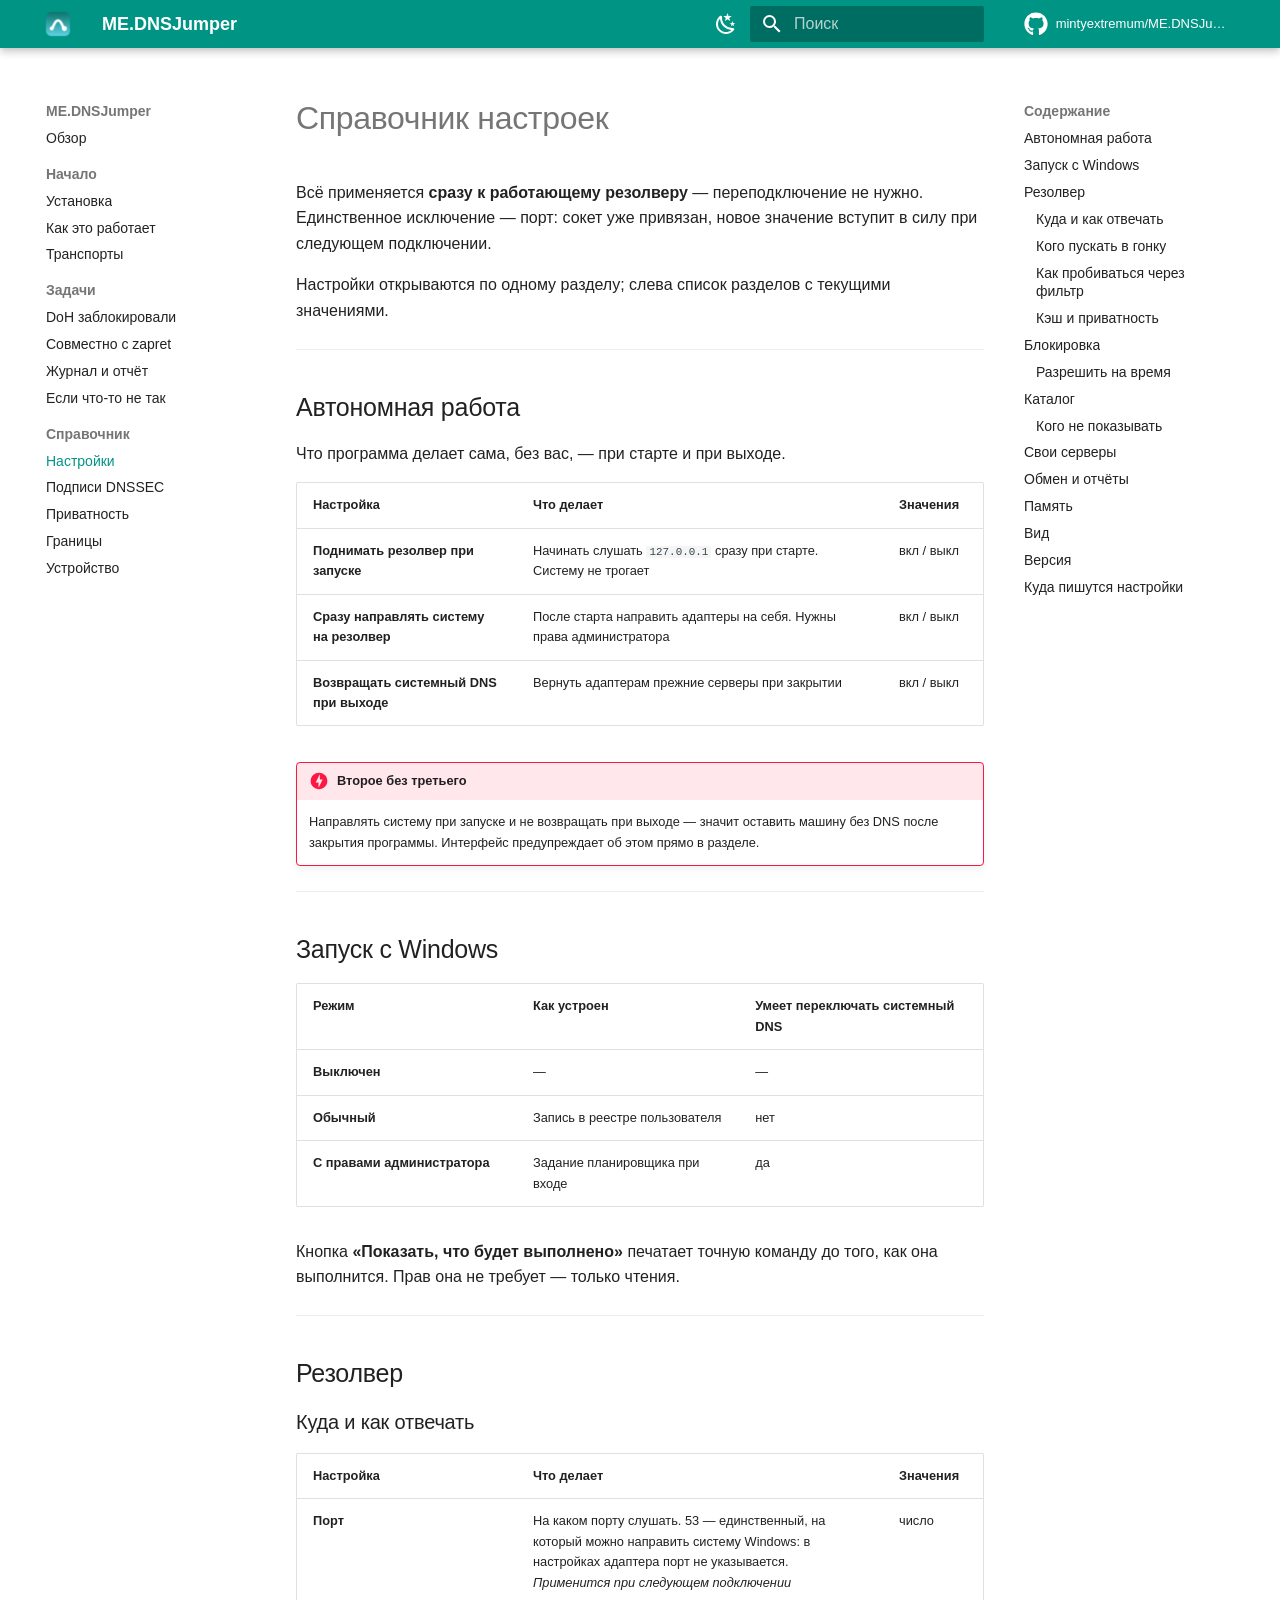
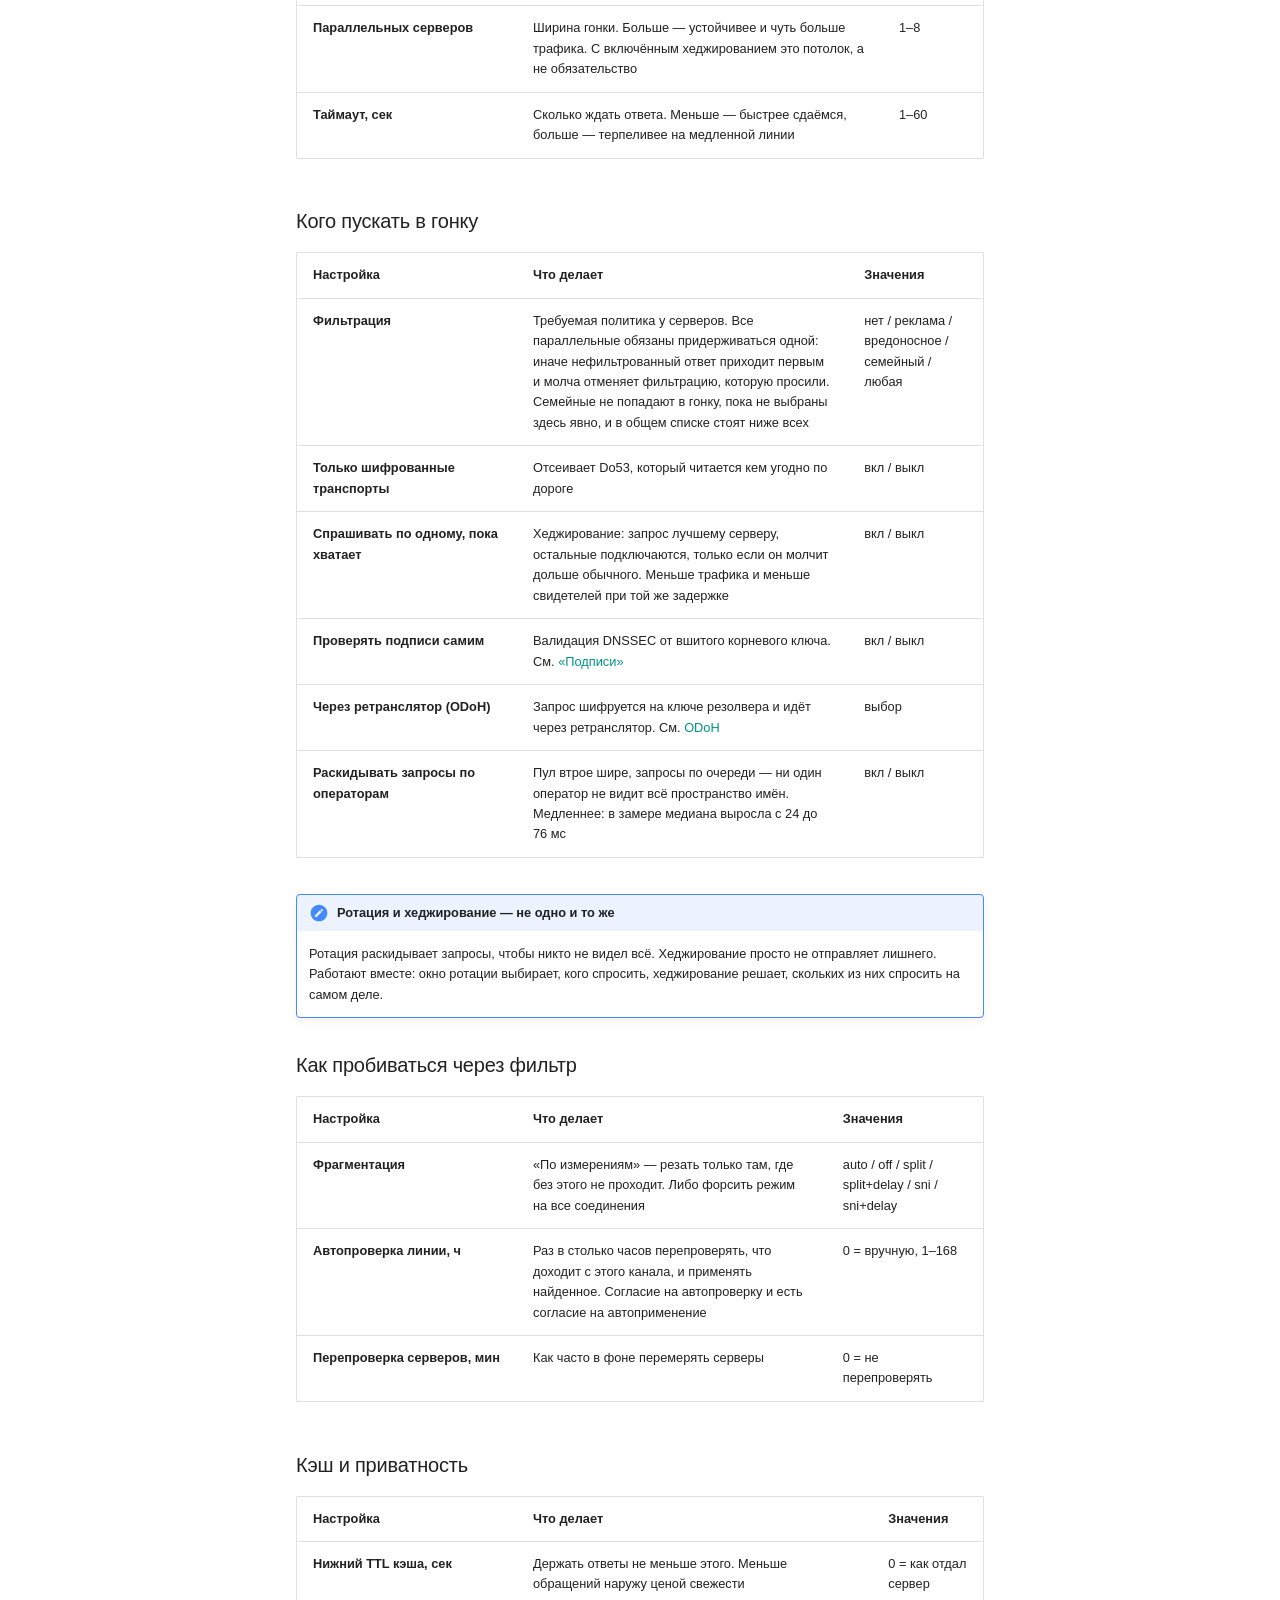
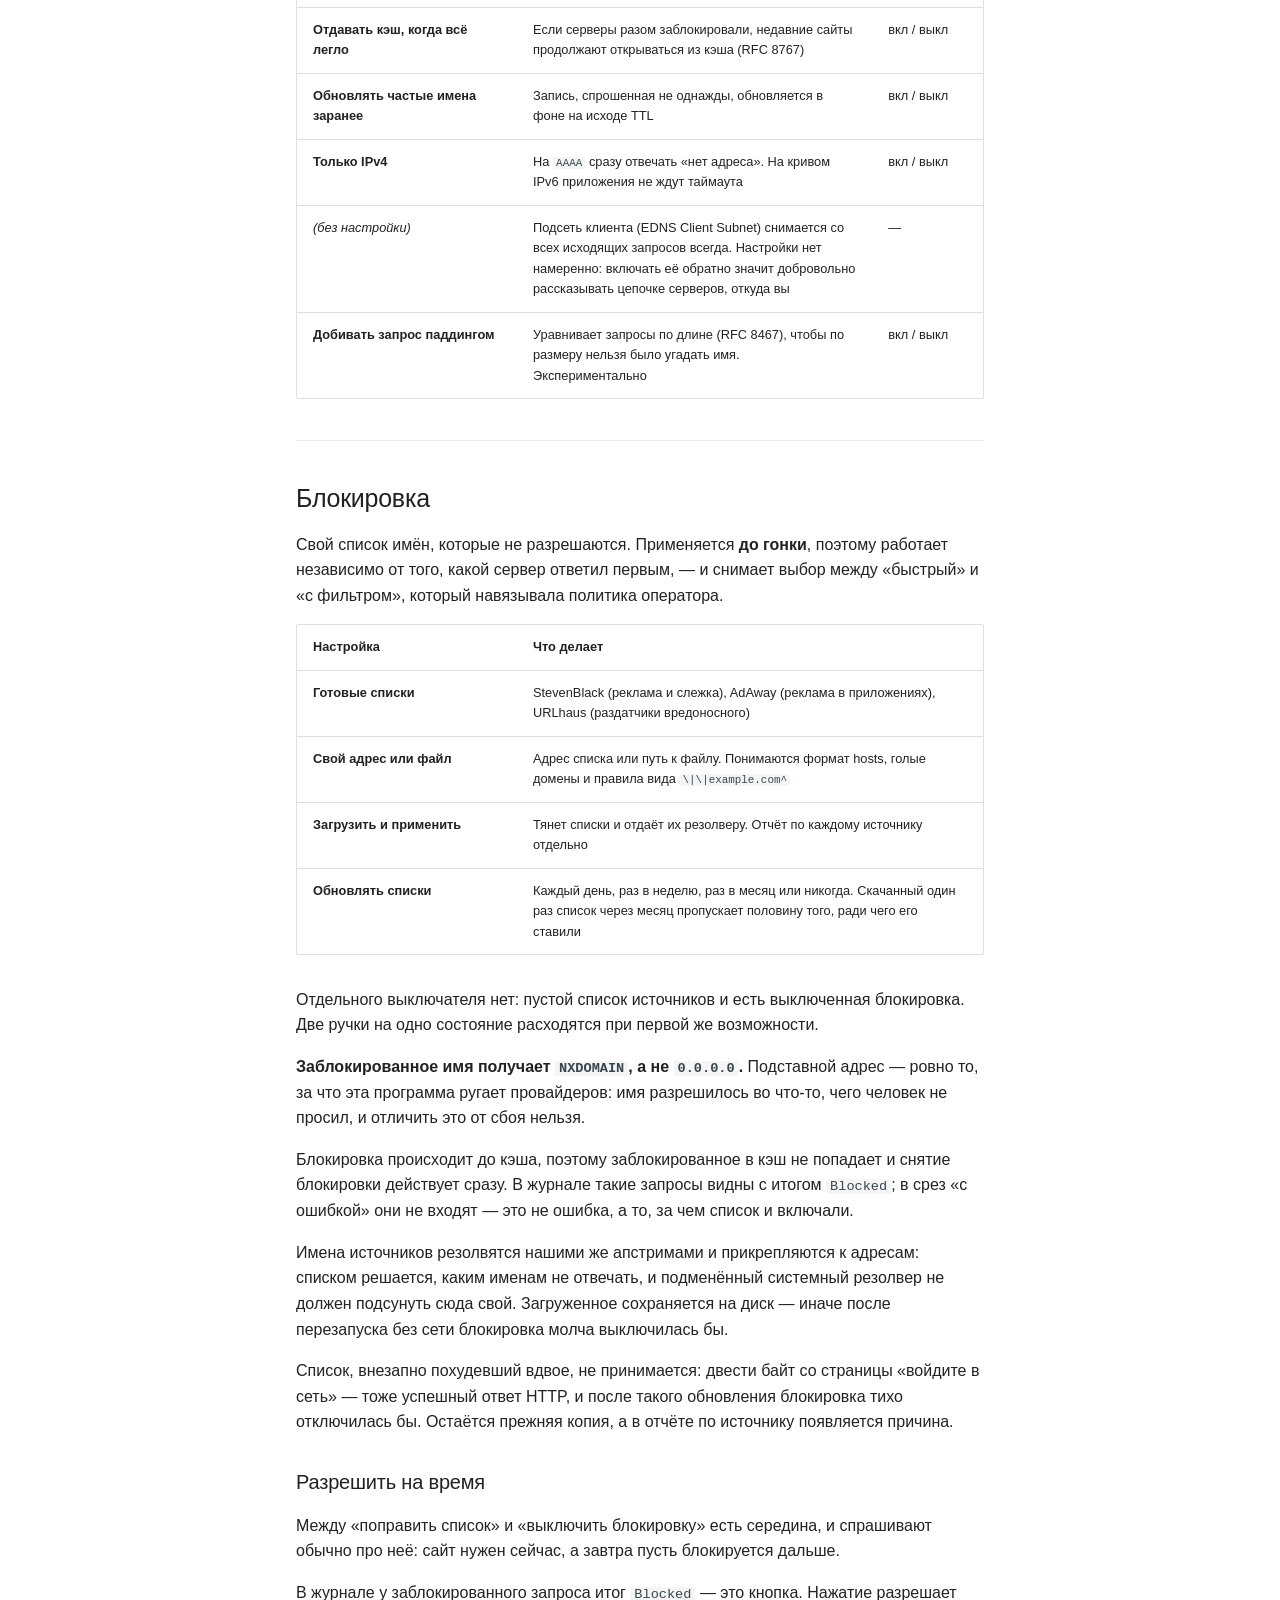
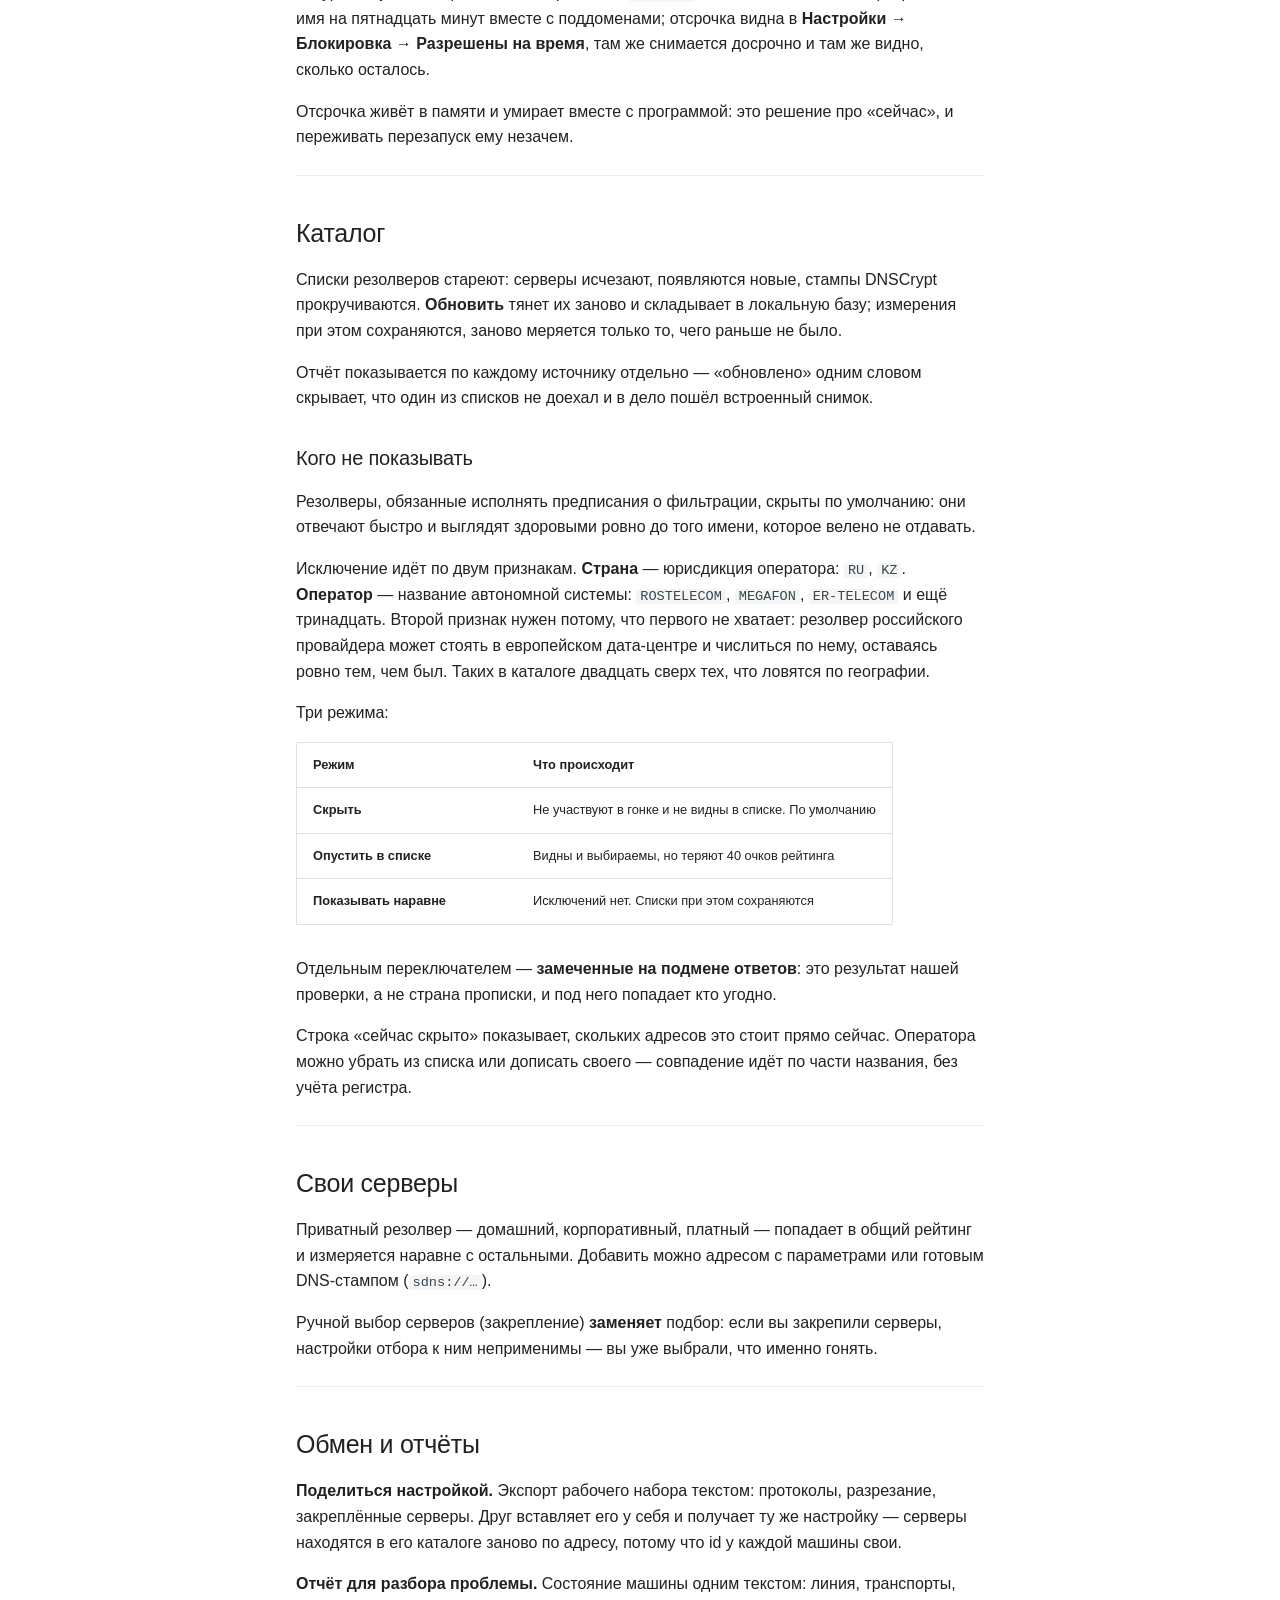
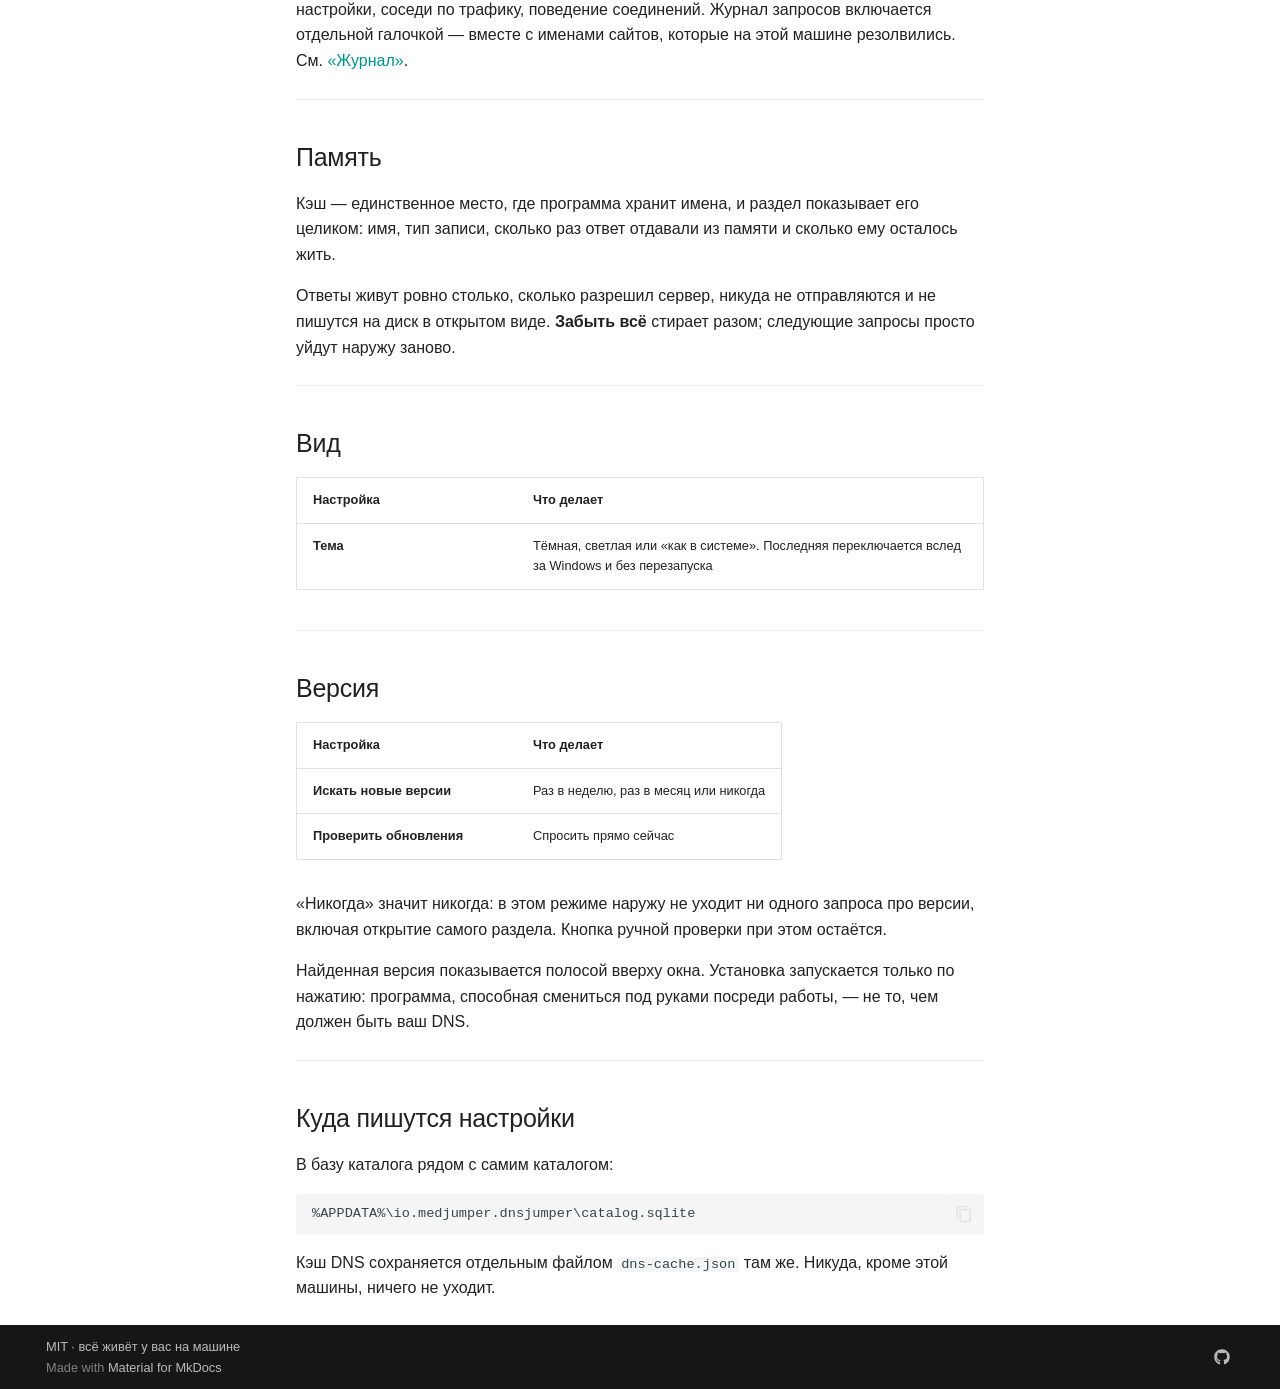
<file: settings/index.html>
<!doctype html>
<html lang="ru" class="no-js">
  <head>
    
      <meta charset="utf-8">
      <meta name="viewport" content="width=device-width,initial-scale=1">
      
        <meta name="description" content="Ваш DNS — список сайтов, куда вы ходите. Эта программа делает так, чтобы он не уходил провайдеру">
      
      
      
        <link rel="canonical" href="https://mintyextremum.github.io/ME.DNSJumper/settings/">
      
      
        <link rel="prev" href="../troubleshooting/">
      
      
        <link rel="next" href="../dnssec/">
      
      
        
      
      
      <link rel="icon" href="../assets/favicon.png">
      <meta name="generator" content="mkdocs-1.6.1, mkdocs-material-9.7.7">
    
    
      
        <title>Настройки - ME.DNSJumper</title>
      
    
    
      <link rel="stylesheet" href="../assets/stylesheets/main.ec1eaa64.min.css">
      
        
        <link rel="stylesheet" href="../assets/stylesheets/palette.ab4e12ef.min.css">
      
      


    
    
      
    
    
      
    
    
      <link rel="stylesheet" href="../stylesheets/extra.css">
    
    <script>__md_scope=new URL("..",location),__md_hash=e=>[...e].reduce(((e,_)=>(e<<5)-e+_.charCodeAt(0)),0),__md_get=(e,_=localStorage,t=__md_scope)=>JSON.parse(_.getItem(t.pathname+"."+e)),__md_set=(e,_,t=localStorage,a=__md_scope)=>{try{t.setItem(a.pathname+"."+e,JSON.stringify(_))}catch(e){}}</script>
    
      

    
    
  </head>
  
  
    
    
      
    
    
    
    
    <body dir="ltr" data-md-color-scheme="default" data-md-color-primary="teal" data-md-color-accent="teal">
  
    
    <input class="md-toggle" data-md-toggle="drawer" type="checkbox" id="__drawer" autocomplete="off">
    <input class="md-toggle" data-md-toggle="search" type="checkbox" id="__search" autocomplete="off">
    <label class="md-overlay" for="__drawer"></label>
    <div data-md-component="skip">
      
        
        <a href="#справочник-настроек" class="md-skip">
          Перейти к содержанию
        </a>
      
    </div>
    <div data-md-component="announce">
      
    </div>
    
    
      

  

<header class="md-header md-header--shadow" data-md-component="header">
  <nav class="md-header__inner md-grid" aria-label="Верхний колонтитул">
    <a href=".." title="ME.DNSJumper" class="md-header__button md-logo" aria-label="ME.DNSJumper" data-md-component="logo">
      
  <img src="../assets/logo.png" alt="logo">

    </a>
    <label class="md-header__button md-icon" for="__drawer">
      
      <svg xmlns="http://www.w3.org/2000/svg" viewBox="0 0 24 24"><path d="M3 6h18v2H3zm0 5h18v2H3zm0 5h18v2H3z"/></svg>
    </label>
    <div class="md-header__title" data-md-component="header-title">
      <div class="md-header__ellipsis">
        <div class="md-header__topic">
          <span class="md-ellipsis">
            ME.DNSJumper
          </span>
        </div>
        <div class="md-header__topic" data-md-component="header-topic">
          <span class="md-ellipsis">
            
              Настройки
            
          </span>
        </div>
      </div>
    </div>
    
      
        <form class="md-header__option" data-md-component="palette">
  
    
    
    
    <input class="md-option" data-md-color-media="(prefers-color-scheme: light)" data-md-color-scheme="default" data-md-color-primary="teal" data-md-color-accent="teal"  aria-label="Тёмная тема"  type="radio" name="__palette" id="__palette_0">
    
      <label class="md-header__button md-icon" title="Тёмная тема" for="__palette_1" hidden>
        <svg xmlns="http://www.w3.org/2000/svg" viewBox="0 0 24 24"><path d="m17.75 4.09-2.53 1.94.91 3.06-2.63-1.81-2.63 1.81.91-3.06-2.53-1.94L12.44 4l1.06-3 1.06 3zm3.5 6.91-1.64 1.25.59 1.98-1.7-1.17-1.7 1.17.59-1.98L15.75 11l2.06-.05L18.5 9l.69 1.95zm-2.28 4.95c.83-.08 1.72 1.1 1.19 1.85-.32.45-.66.87-1.08 1.27C15.17 23 8.84 23 4.94 19.07c-3.91-3.9-3.91-10.24 0-14.14.4-.4.82-.76 1.27-1.08.75-.53 1.93.36 1.85 1.19-.27 2.86.69 5.83 2.89 8.02a9.96 9.96 0 0 0 8.02 2.89m-1.64 2.02a12.08 12.08 0 0 1-7.8-3.47c-2.17-2.19-3.33-5-3.49-7.82-2.81 3.14-2.7 7.96.31 10.98 3.02 3.01 7.84 3.12 10.98.31"/></svg>
      </label>
    
  
    
    
    
    <input class="md-option" data-md-color-media="(prefers-color-scheme: dark)" data-md-color-scheme="slate" data-md-color-primary="teal" data-md-color-accent="teal"  aria-label="Светлая тема"  type="radio" name="__palette" id="__palette_1">
    
      <label class="md-header__button md-icon" title="Светлая тема" for="__palette_0" hidden>
        <svg xmlns="http://www.w3.org/2000/svg" viewBox="0 0 24 24"><path d="M12 7a5 5 0 0 1 5 5 5 5 0 0 1-5 5 5 5 0 0 1-5-5 5 5 0 0 1 5-5m0 2a3 3 0 0 0-3 3 3 3 0 0 0 3 3 3 3 0 0 0 3-3 3 3 0 0 0-3-3m0-7 2.39 3.42C13.65 5.15 12.84 5 12 5s-1.65.15-2.39.42zM3.34 7l4.16-.35A7.2 7.2 0 0 0 5.94 8.5c-.44.74-.69 1.5-.83 2.29zm.02 10 1.76-3.77a7.131 7.131 0 0 0 2.38 4.14zM20.65 7l-1.77 3.79a7.02 7.02 0 0 0-2.38-4.15zm-.01 10-4.14.36c.59-.51 1.12-1.14 1.54-1.86.42-.73.69-1.5.83-2.29zM12 22l-2.41-3.44c.74.27 1.55.44 2.41.44.82 0 1.63-.17 2.37-.44z"/></svg>
      </label>
    
  
</form>
      
    
    
      <script>var palette=__md_get("__palette");if(palette&&palette.color){if("(prefers-color-scheme)"===palette.color.media){var media=matchMedia("(prefers-color-scheme: light)"),input=document.querySelector(media.matches?"[data-md-color-media='(prefers-color-scheme: light)']":"[data-md-color-media='(prefers-color-scheme: dark)']");palette.color.media=input.getAttribute("data-md-color-media"),palette.color.scheme=input.getAttribute("data-md-color-scheme"),palette.color.primary=input.getAttribute("data-md-color-primary"),palette.color.accent=input.getAttribute("data-md-color-accent")}for(var[key,value]of Object.entries(palette.color))document.body.setAttribute("data-md-color-"+key,value)}</script>
    
    
    
      
      
        <label class="md-header__button md-icon" for="__search">
          
          <svg xmlns="http://www.w3.org/2000/svg" viewBox="0 0 24 24"><path d="M9.5 3A6.5 6.5 0 0 1 16 9.5c0 1.61-.59 3.09-1.56 4.23l.27.27h.79l5 5-1.5 1.5-5-5v-.79l-.27-.27A6.52 6.52 0 0 1 9.5 16 6.5 6.5 0 0 1 3 9.5 6.5 6.5 0 0 1 9.5 3m0 2C7 5 5 7 5 9.5S7 14 9.5 14 14 12 14 9.5 12 5 9.5 5"/></svg>
        </label>
        <div class="md-search" data-md-component="search" role="dialog">
  <label class="md-search__overlay" for="__search"></label>
  <div class="md-search__inner" role="search">
    <form class="md-search__form" name="search">
      <input type="text" class="md-search__input" name="query" aria-label="Поиск" placeholder="Поиск" autocapitalize="off" autocorrect="off" autocomplete="off" spellcheck="false" data-md-component="search-query" required>
      <label class="md-search__icon md-icon" for="__search">
        
        <svg xmlns="http://www.w3.org/2000/svg" viewBox="0 0 24 24"><path d="M9.5 3A6.5 6.5 0 0 1 16 9.5c0 1.61-.59 3.09-1.56 4.23l.27.27h.79l5 5-1.5 1.5-5-5v-.79l-.27-.27A6.52 6.52 0 0 1 9.5 16 6.5 6.5 0 0 1 3 9.5 6.5 6.5 0 0 1 9.5 3m0 2C7 5 5 7 5 9.5S7 14 9.5 14 14 12 14 9.5 12 5 9.5 5"/></svg>
        
        <svg xmlns="http://www.w3.org/2000/svg" viewBox="0 0 24 24"><path d="M20 11v2H8l5.5 5.5-1.42 1.42L4.16 12l7.92-7.92L13.5 5.5 8 11z"/></svg>
      </label>
      <nav class="md-search__options" aria-label="Поиск">
        
        <button type="reset" class="md-search__icon md-icon" title="Очистить" aria-label="Очистить" tabindex="-1">
          
          <svg xmlns="http://www.w3.org/2000/svg" viewBox="0 0 24 24"><path d="M19 6.41 17.59 5 12 10.59 6.41 5 5 6.41 10.59 12 5 17.59 6.41 19 12 13.41 17.59 19 19 17.59 13.41 12z"/></svg>
        </button>
      </nav>
      
    </form>
    <div class="md-search__output">
      <div class="md-search__scrollwrap" tabindex="0" data-md-scrollfix>
        <div class="md-search-result" data-md-component="search-result">
          <div class="md-search-result__meta">
            Инициализация поиска
          </div>
          <ol class="md-search-result__list" role="presentation"></ol>
        </div>
      </div>
    </div>
  </div>
</div>
      
    
    
      <div class="md-header__source">
        <a href="https://github.com/mintyextremum/ME.DNSJumper" title="Перейти к репозиторию" class="md-source" data-md-component="source">
  <div class="md-source__icon md-icon">
    
    <svg xmlns="http://www.w3.org/2000/svg" viewBox="0 0 512 512"><!--! Font Awesome Free 7.1.0 by @fontawesome - https://fontawesome.com License - https://fontawesome.com/license/free (Icons: CC BY 4.0, Fonts: SIL OFL 1.1, Code: MIT License) Copyright 2025 Fonticons, Inc.--><path d="M173.9 397.4c0 2-2.3 3.6-5.2 3.6-3.3.3-5.6-1.3-5.6-3.6 0-2 2.3-3.6 5.2-3.6 3-.3 5.6 1.3 5.6 3.6m-31.1-4.5c-.7 2 1.3 4.3 4.3 4.9 2.6 1 5.6 0 6.2-2s-1.3-4.3-4.3-5.2c-2.6-.7-5.5.3-6.2 2.3m44.2-1.7c-2.9.7-4.9 2.6-4.6 4.9.3 2 2.9 3.3 5.9 2.6 2.9-.7 4.9-2.6 4.6-4.6-.3-1.9-3-3.2-5.9-2.9M252.8 8C114.1 8 8 113.3 8 252c0 110.9 69.8 205.8 169.5 239.2 12.8 2.3 17.3-5.6 17.3-12.1 0-6.2-.3-40.4-.3-61.4 0 0-70 15-84.7-29.8 0 0-11.4-29.1-27.8-36.6 0 0-22.9-15.7 1.6-15.4 0 0 24.9 2 38.6 25.8 21.9 38.6 58.6 27.5 72.9 20.9 2.3-16 8.8-27.1 16-33.7-55.9-6.2-112.3-14.3-112.3-110.5 0-27.5 7.6-41.3 23.6-58.9-2.6-6.5-11.1-33.3 2.6-67.9 20.9-6.5 69 27 69 27 20-5.6 41.5-8.5 62.8-8.5s42.8 2.9 62.8 8.5c0 0 48.1-33.6 69-27 13.7 34.7 5.2 61.4 2.6 67.9 16 17.7 25.8 31.5 25.8 58.9 0 96.5-58.9 104.2-114.8 110.5 9.2 7.9 17 22.9 17 46.4 0 33.7-.3 75.4-.3 83.6 0 6.5 4.6 14.4 17.3 12.1C436.2 457.8 504 362.9 504 252 504 113.3 391.5 8 252.8 8M105.2 352.9c-1.3 1-1 3.3.7 5.2 1.6 1.6 3.9 2.3 5.2 1 1.3-1 1-3.3-.7-5.2-1.6-1.6-3.9-2.3-5.2-1m-10.8-8.1c-.7 1.3.3 2.9 2.3 3.9 1.6 1 3.6.7 4.3-.7.7-1.3-.3-2.9-2.3-3.9-2-.6-3.6-.3-4.3.7m32.4 35.6c-1.6 1.3-1 4.3 1.3 6.2 2.3 2.3 5.2 2.6 6.5 1 1.3-1.3.7-4.3-1.3-6.2-2.2-2.3-5.2-2.6-6.5-1m-11.4-14.7c-1.6 1-1.6 3.6 0 5.9s4.3 3.3 5.6 2.3c1.6-1.3 1.6-3.9 0-6.2-1.4-2.3-4-3.3-5.6-2"/></svg>
  </div>
  <div class="md-source__repository">
    mintyextremum/ME.DNSJumper
  </div>
</a>
      </div>
    
  </nav>
  
</header>
    
    <div class="md-container" data-md-component="container">
      
      
        
          
        
      
      <main class="md-main" data-md-component="main">
        <div class="md-main__inner md-grid">
          
            
              
              <div class="md-sidebar md-sidebar--primary" data-md-component="sidebar" data-md-type="navigation" >
                <div class="md-sidebar__scrollwrap">
                  <div class="md-sidebar__inner">
                    



<nav class="md-nav md-nav--primary" aria-label="Навигация" data-md-level="0">
  <label class="md-nav__title" for="__drawer">
    <a href=".." title="ME.DNSJumper" class="md-nav__button md-logo" aria-label="ME.DNSJumper" data-md-component="logo">
      
  <img src="../assets/logo.png" alt="logo">

    </a>
    ME.DNSJumper
  </label>
  
    <div class="md-nav__source">
      <a href="https://github.com/mintyextremum/ME.DNSJumper" title="Перейти к репозиторию" class="md-source" data-md-component="source">
  <div class="md-source__icon md-icon">
    
    <svg xmlns="http://www.w3.org/2000/svg" viewBox="0 0 512 512"><!--! Font Awesome Free 7.1.0 by @fontawesome - https://fontawesome.com License - https://fontawesome.com/license/free (Icons: CC BY 4.0, Fonts: SIL OFL 1.1, Code: MIT License) Copyright 2025 Fonticons, Inc.--><path d="M173.9 397.4c0 2-2.3 3.6-5.2 3.6-3.3.3-5.6-1.3-5.6-3.6 0-2 2.3-3.6 5.2-3.6 3-.3 5.6 1.3 5.6 3.6m-31.1-4.5c-.7 2 1.3 4.3 4.3 4.9 2.6 1 5.6 0 6.2-2s-1.3-4.3-4.3-5.2c-2.6-.7-5.5.3-6.2 2.3m44.2-1.7c-2.9.7-4.9 2.6-4.6 4.9.3 2 2.9 3.3 5.9 2.6 2.9-.7 4.9-2.6 4.6-4.6-.3-1.9-3-3.2-5.9-2.9M252.8 8C114.1 8 8 113.3 8 252c0 110.9 69.8 205.8 169.5 239.2 12.8 2.3 17.3-5.6 17.3-12.1 0-6.2-.3-40.4-.3-61.4 0 0-70 15-84.7-29.8 0 0-11.4-29.1-27.8-36.6 0 0-22.9-15.7 1.6-15.4 0 0 24.9 2 38.6 25.8 21.9 38.6 58.6 27.5 72.9 20.9 2.3-16 8.8-27.1 16-33.7-55.9-6.2-112.3-14.3-112.3-110.5 0-27.5 7.6-41.3 23.6-58.9-2.6-6.5-11.1-33.3 2.6-67.9 20.9-6.5 69 27 69 27 20-5.6 41.5-8.5 62.8-8.5s42.8 2.9 62.8 8.5c0 0 48.1-33.6 69-27 13.7 34.7 5.2 61.4 2.6 67.9 16 17.7 25.8 31.5 25.8 58.9 0 96.5-58.9 104.2-114.8 110.5 9.2 7.9 17 22.9 17 46.4 0 33.7-.3 75.4-.3 83.6 0 6.5 4.6 14.4 17.3 12.1C436.2 457.8 504 362.9 504 252 504 113.3 391.5 8 252.8 8M105.2 352.9c-1.3 1-1 3.3.7 5.2 1.6 1.6 3.9 2.3 5.2 1 1.3-1 1-3.3-.7-5.2-1.6-1.6-3.9-2.3-5.2-1m-10.8-8.1c-.7 1.3.3 2.9 2.3 3.9 1.6 1 3.6.7 4.3-.7.7-1.3-.3-2.9-2.3-3.9-2-.6-3.6-.3-4.3.7m32.4 35.6c-1.6 1.3-1 4.3 1.3 6.2 2.3 2.3 5.2 2.6 6.5 1 1.3-1.3.7-4.3-1.3-6.2-2.2-2.3-5.2-2.6-6.5-1m-11.4-14.7c-1.6 1-1.6 3.6 0 5.9s4.3 3.3 5.6 2.3c1.6-1.3 1.6-3.9 0-6.2-1.4-2.3-4-3.3-5.6-2"/></svg>
  </div>
  <div class="md-source__repository">
    mintyextremum/ME.DNSJumper
  </div>
</a>
    </div>
  
  <ul class="md-nav__list" data-md-scrollfix>
    
      
      
  
  
  
  
    <li class="md-nav__item">
      <a href=".." class="md-nav__link">
        
  
  
  <span class="md-ellipsis">
    
  
    Обзор
  

    
  </span>
  
  

      </a>
    </li>
  

    
      
      
  
  
  
  
    
    
    
    
      
        
        
      
    
    
    <li class="md-nav__item md-nav__item--section md-nav__item--nested">
      
        
        
        <input class="md-nav__toggle md-toggle " type="checkbox" id="__nav_2" >
        
          
          <label class="md-nav__link" for="__nav_2" id="__nav_2_label" tabindex="">
            
  
  
  <span class="md-ellipsis">
    
  
    Начало
  

    
  </span>
  
  

            <span class="md-nav__icon md-icon"></span>
          </label>
        
        <nav class="md-nav" data-md-level="1" aria-labelledby="__nav_2_label" aria-expanded="false">
          <label class="md-nav__title" for="__nav_2">
            <span class="md-nav__icon md-icon"></span>
            
  
    Начало
  

          </label>
          <ul class="md-nav__list" data-md-scrollfix>
            
              
                
  
  
  
  
    <li class="md-nav__item">
      <a href="../install/" class="md-nav__link">
        
  
  
  <span class="md-ellipsis">
    
  
    Установка
  

    
  </span>
  
  

      </a>
    </li>
  

              
            
              
                
  
  
  
  
    <li class="md-nav__item">
      <a href="../how-it-works/" class="md-nav__link">
        
  
  
  <span class="md-ellipsis">
    
  
    Как это работает
  

    
  </span>
  
  

      </a>
    </li>
  

              
            
              
                
  
  
  
  
    <li class="md-nav__item">
      <a href="../transports/" class="md-nav__link">
        
  
  
  <span class="md-ellipsis">
    
  
    Транспорты
  

    
  </span>
  
  

      </a>
    </li>
  

              
            
          </ul>
        </nav>
      
    </li>
  

    
      
      
  
  
  
  
    
    
    
    
      
        
        
      
    
    
    <li class="md-nav__item md-nav__item--section md-nav__item--nested">
      
        
        
        <input class="md-nav__toggle md-toggle " type="checkbox" id="__nav_3" >
        
          
          <label class="md-nav__link" for="__nav_3" id="__nav_3_label" tabindex="">
            
  
  
  <span class="md-ellipsis">
    
  
    Задачи
  

    
  </span>
  
  

            <span class="md-nav__icon md-icon"></span>
          </label>
        
        <nav class="md-nav" data-md-level="1" aria-labelledby="__nav_3_label" aria-expanded="false">
          <label class="md-nav__title" for="__nav_3">
            <span class="md-nav__icon md-icon"></span>
            
  
    Задачи
  

          </label>
          <ul class="md-nav__list" data-md-scrollfix>
            
              
                
  
  
  
  
    <li class="md-nav__item">
      <a href="../blocking/" class="md-nav__link">
        
  
  
  <span class="md-ellipsis">
    
  
    DoH заблокировали
  

    
  </span>
  
  

      </a>
    </li>
  

              
            
              
                
  
  
  
  
    <li class="md-nav__item">
      <a href="../zapret/" class="md-nav__link">
        
  
  
  <span class="md-ellipsis">
    
  
    Совместно с zapret
  

    
  </span>
  
  

      </a>
    </li>
  

              
            
              
                
  
  
  
  
    <li class="md-nav__item">
      <a href="../journal/" class="md-nav__link">
        
  
  
  <span class="md-ellipsis">
    
  
    Журнал и отчёт
  

    
  </span>
  
  

      </a>
    </li>
  

              
            
              
                
  
  
  
  
    <li class="md-nav__item">
      <a href="../troubleshooting/" class="md-nav__link">
        
  
  
  <span class="md-ellipsis">
    
  
    Если что-то не так
  

    
  </span>
  
  

      </a>
    </li>
  

              
            
          </ul>
        </nav>
      
    </li>
  

    
      
      
  
  
    
  
  
  
    
    
    
    
      
        
        
      
    
    
    <li class="md-nav__item md-nav__item--active md-nav__item--section md-nav__item--nested">
      
        
        
        <input class="md-nav__toggle md-toggle " type="checkbox" id="__nav_4" checked>
        
          
          <label class="md-nav__link" for="__nav_4" id="__nav_4_label" tabindex="">
            
  
  
  <span class="md-ellipsis">
    
  
    Справочник
  

    
  </span>
  
  

            <span class="md-nav__icon md-icon"></span>
          </label>
        
        <nav class="md-nav" data-md-level="1" aria-labelledby="__nav_4_label" aria-expanded="true">
          <label class="md-nav__title" for="__nav_4">
            <span class="md-nav__icon md-icon"></span>
            
  
    Справочник
  

          </label>
          <ul class="md-nav__list" data-md-scrollfix>
            
              
                
  
  
    
  
  
  
    <li class="md-nav__item md-nav__item--active">
      
      <input class="md-nav__toggle md-toggle" type="checkbox" id="__toc">
      
      
        
      
      
        <label class="md-nav__link md-nav__link--active" for="__toc">
          
  
  
  <span class="md-ellipsis">
    
  
    Настройки
  

    
  </span>
  
  

          <span class="md-nav__icon md-icon"></span>
        </label>
      
      <a href="./" class="md-nav__link md-nav__link--active">
        
  
  
  <span class="md-ellipsis">
    
  
    Настройки
  

    
  </span>
  
  

      </a>
      
        

<nav class="md-nav md-nav--secondary" aria-label="Содержание">
  
  
  
    
  
  
    <label class="md-nav__title" for="__toc">
      <span class="md-nav__icon md-icon"></span>
      Содержание
    </label>
    <ul class="md-nav__list" data-md-component="toc" data-md-scrollfix>
      
        <li class="md-nav__item">
  <a href="#автономная-работа" class="md-nav__link">
    <span class="md-ellipsis">
      
        Автономная работа
      
    </span>
  </a>
  
</li>
      
        <li class="md-nav__item">
  <a href="#запуск-с-windows" class="md-nav__link">
    <span class="md-ellipsis">
      
        Запуск с Windows
      
    </span>
  </a>
  
</li>
      
        <li class="md-nav__item">
  <a href="#резолвер" class="md-nav__link">
    <span class="md-ellipsis">
      
        Резолвер
      
    </span>
  </a>
  
    <nav class="md-nav" aria-label="Резолвер">
      <ul class="md-nav__list">
        
          <li class="md-nav__item">
  <a href="#куда-и-как-отвечать" class="md-nav__link">
    <span class="md-ellipsis">
      
        Куда и как отвечать
      
    </span>
  </a>
  
</li>
        
          <li class="md-nav__item">
  <a href="#кого-пускать-в-гонку" class="md-nav__link">
    <span class="md-ellipsis">
      
        Кого пускать в гонку
      
    </span>
  </a>
  
</li>
        
          <li class="md-nav__item">
  <a href="#как-пробиваться-через-фильтр" class="md-nav__link">
    <span class="md-ellipsis">
      
        Как пробиваться через фильтр
      
    </span>
  </a>
  
</li>
        
          <li class="md-nav__item">
  <a href="#кэш-и-приватность" class="md-nav__link">
    <span class="md-ellipsis">
      
        Кэш и приватность
      
    </span>
  </a>
  
</li>
        
      </ul>
    </nav>
  
</li>
      
        <li class="md-nav__item">
  <a href="#блокировка" class="md-nav__link">
    <span class="md-ellipsis">
      
        Блокировка
      
    </span>
  </a>
  
    <nav class="md-nav" aria-label="Блокировка">
      <ul class="md-nav__list">
        
          <li class="md-nav__item">
  <a href="#разрешить-на-время" class="md-nav__link">
    <span class="md-ellipsis">
      
        Разрешить на время
      
    </span>
  </a>
  
</li>
        
      </ul>
    </nav>
  
</li>
      
        <li class="md-nav__item">
  <a href="#каталог" class="md-nav__link">
    <span class="md-ellipsis">
      
        Каталог
      
    </span>
  </a>
  
    <nav class="md-nav" aria-label="Каталог">
      <ul class="md-nav__list">
        
          <li class="md-nav__item">
  <a href="#кого-не-показывать" class="md-nav__link">
    <span class="md-ellipsis">
      
        Кого не показывать
      
    </span>
  </a>
  
</li>
        
      </ul>
    </nav>
  
</li>
      
        <li class="md-nav__item">
  <a href="#свои-серверы" class="md-nav__link">
    <span class="md-ellipsis">
      
        Свои серверы
      
    </span>
  </a>
  
</li>
      
        <li class="md-nav__item">
  <a href="#обмен-и-отчёты" class="md-nav__link">
    <span class="md-ellipsis">
      
        Обмен и отчёты
      
    </span>
  </a>
  
</li>
      
        <li class="md-nav__item">
  <a href="#память" class="md-nav__link">
    <span class="md-ellipsis">
      
        Память
      
    </span>
  </a>
  
</li>
      
        <li class="md-nav__item">
  <a href="#вид" class="md-nav__link">
    <span class="md-ellipsis">
      
        Вид
      
    </span>
  </a>
  
</li>
      
        <li class="md-nav__item">
  <a href="#версия" class="md-nav__link">
    <span class="md-ellipsis">
      
        Версия
      
    </span>
  </a>
  
</li>
      
        <li class="md-nav__item">
  <a href="#куда-пишутся-настройки" class="md-nav__link">
    <span class="md-ellipsis">
      
        Куда пишутся настройки
      
    </span>
  </a>
  
</li>
      
    </ul>
  
</nav>
      
    </li>
  

              
            
              
                
  
  
  
  
    <li class="md-nav__item">
      <a href="../dnssec/" class="md-nav__link">
        
  
  
  <span class="md-ellipsis">
    
  
    Подписи DNSSEC
  

    
  </span>
  
  

      </a>
    </li>
  

              
            
              
                
  
  
  
  
    <li class="md-nav__item">
      <a href="../privacy/" class="md-nav__link">
        
  
  
  <span class="md-ellipsis">
    
  
    Приватность
  

    
  </span>
  
  

      </a>
    </li>
  

              
            
              
                
  
  
  
  
    <li class="md-nav__item">
      <a href="../limits/" class="md-nav__link">
        
  
  
  <span class="md-ellipsis">
    
  
    Границы
  

    
  </span>
  
  

      </a>
    </li>
  

              
            
              
                
  
  
  
  
    <li class="md-nav__item">
      <a href="../architecture/" class="md-nav__link">
        
  
  
  <span class="md-ellipsis">
    
  
    Устройство
  

    
  </span>
  
  

      </a>
    </li>
  

              
            
          </ul>
        </nav>
      
    </li>
  

    
  </ul>
</nav>
                  </div>
                </div>
              </div>
            
            
              
              <div class="md-sidebar md-sidebar--secondary" data-md-component="sidebar" data-md-type="toc" >
                <div class="md-sidebar__scrollwrap">
                  <div class="md-sidebar__inner">
                    

<nav class="md-nav md-nav--secondary" aria-label="Содержание">
  
  
  
    
  
  
    <label class="md-nav__title" for="__toc">
      <span class="md-nav__icon md-icon"></span>
      Содержание
    </label>
    <ul class="md-nav__list" data-md-component="toc" data-md-scrollfix>
      
        <li class="md-nav__item">
  <a href="#автономная-работа" class="md-nav__link">
    <span class="md-ellipsis">
      
        Автономная работа
      
    </span>
  </a>
  
</li>
      
        <li class="md-nav__item">
  <a href="#запуск-с-windows" class="md-nav__link">
    <span class="md-ellipsis">
      
        Запуск с Windows
      
    </span>
  </a>
  
</li>
      
        <li class="md-nav__item">
  <a href="#резолвер" class="md-nav__link">
    <span class="md-ellipsis">
      
        Резолвер
      
    </span>
  </a>
  
    <nav class="md-nav" aria-label="Резолвер">
      <ul class="md-nav__list">
        
          <li class="md-nav__item">
  <a href="#куда-и-как-отвечать" class="md-nav__link">
    <span class="md-ellipsis">
      
        Куда и как отвечать
      
    </span>
  </a>
  
</li>
        
          <li class="md-nav__item">
  <a href="#кого-пускать-в-гонку" class="md-nav__link">
    <span class="md-ellipsis">
      
        Кого пускать в гонку
      
    </span>
  </a>
  
</li>
        
          <li class="md-nav__item">
  <a href="#как-пробиваться-через-фильтр" class="md-nav__link">
    <span class="md-ellipsis">
      
        Как пробиваться через фильтр
      
    </span>
  </a>
  
</li>
        
          <li class="md-nav__item">
  <a href="#кэш-и-приватность" class="md-nav__link">
    <span class="md-ellipsis">
      
        Кэш и приватность
      
    </span>
  </a>
  
</li>
        
      </ul>
    </nav>
  
</li>
      
        <li class="md-nav__item">
  <a href="#блокировка" class="md-nav__link">
    <span class="md-ellipsis">
      
        Блокировка
      
    </span>
  </a>
  
    <nav class="md-nav" aria-label="Блокировка">
      <ul class="md-nav__list">
        
          <li class="md-nav__item">
  <a href="#разрешить-на-время" class="md-nav__link">
    <span class="md-ellipsis">
      
        Разрешить на время
      
    </span>
  </a>
  
</li>
        
      </ul>
    </nav>
  
</li>
      
        <li class="md-nav__item">
  <a href="#каталог" class="md-nav__link">
    <span class="md-ellipsis">
      
        Каталог
      
    </span>
  </a>
  
    <nav class="md-nav" aria-label="Каталог">
      <ul class="md-nav__list">
        
          <li class="md-nav__item">
  <a href="#кого-не-показывать" class="md-nav__link">
    <span class="md-ellipsis">
      
        Кого не показывать
      
    </span>
  </a>
  
</li>
        
      </ul>
    </nav>
  
</li>
      
        <li class="md-nav__item">
  <a href="#свои-серверы" class="md-nav__link">
    <span class="md-ellipsis">
      
        Свои серверы
      
    </span>
  </a>
  
</li>
      
        <li class="md-nav__item">
  <a href="#обмен-и-отчёты" class="md-nav__link">
    <span class="md-ellipsis">
      
        Обмен и отчёты
      
    </span>
  </a>
  
</li>
      
        <li class="md-nav__item">
  <a href="#память" class="md-nav__link">
    <span class="md-ellipsis">
      
        Память
      
    </span>
  </a>
  
</li>
      
        <li class="md-nav__item">
  <a href="#вид" class="md-nav__link">
    <span class="md-ellipsis">
      
        Вид
      
    </span>
  </a>
  
</li>
      
        <li class="md-nav__item">
  <a href="#версия" class="md-nav__link">
    <span class="md-ellipsis">
      
        Версия
      
    </span>
  </a>
  
</li>
      
        <li class="md-nav__item">
  <a href="#куда-пишутся-настройки" class="md-nav__link">
    <span class="md-ellipsis">
      
        Куда пишутся настройки
      
    </span>
  </a>
  
</li>
      
    </ul>
  
</nav>
                  </div>
                </div>
              </div>
            
          
          
            <div class="md-content" data-md-component="content">
              
              <article class="md-content__inner md-typeset">
                
                  



<h1 id="справочник-настроек">Справочник настроек<a class="headerlink" href="#справочник-настроек" title="Permanent link">&para;</a></h1>
<p>Всё применяется <strong>сразу к работающему резолверу</strong> — переподключение не нужно. Единственное
исключение — порт: сокет уже привязан, новое значение вступит в силу при следующем
подключении.</p>
<p>Настройки открываются по одному разделу; слева список разделов с текущими значениями.</p>
<hr />
<h2 id="автономная-работа">Автономная работа<a class="headerlink" href="#автономная-работа" title="Permanent link">&para;</a></h2>
<p>Что программа делает сама, без вас, — при старте и при выходе.</p>
<table>
<thead>
<tr>
<th>Настройка</th>
<th>Что делает</th>
<th>Значения</th>
</tr>
</thead>
<tbody>
<tr>
<td><strong>Поднимать резолвер при запуске</strong></td>
<td>Начинать слушать <code>127.0.0.1</code> сразу при старте. Систему не трогает</td>
<td>вкл / выкл</td>
</tr>
<tr>
<td><strong>Сразу направлять систему на резолвер</strong></td>
<td>После старта направить адаптеры на себя. Нужны права администратора</td>
<td>вкл / выкл</td>
</tr>
<tr>
<td><strong>Возвращать системный DNS при выходе</strong></td>
<td>Вернуть адаптерам прежние серверы при закрытии</td>
<td>вкл / выкл</td>
</tr>
</tbody>
</table>
<div class="admonition danger">
<p class="admonition-title">Второе без третьего</p>
<p>Направлять систему при запуске и не возвращать при выходе — значит оставить машину без
DNS после закрытия программы. Интерфейс предупреждает об этом прямо в разделе.</p>
</div>
<hr />
<h2 id="запуск-с-windows">Запуск с Windows<a class="headerlink" href="#запуск-с-windows" title="Permanent link">&para;</a></h2>
<table>
<thead>
<tr>
<th>Режим</th>
<th>Как устроен</th>
<th>Умеет переключать системный DNS</th>
</tr>
</thead>
<tbody>
<tr>
<td><strong>Выключен</strong></td>
<td>—</td>
<td>—</td>
</tr>
<tr>
<td><strong>Обычный</strong></td>
<td>Запись в реестре пользователя</td>
<td>нет</td>
</tr>
<tr>
<td><strong>С правами администратора</strong></td>
<td>Задание планировщика при входе</td>
<td>да</td>
</tr>
</tbody>
</table>
<p>Кнопка <strong>«Показать, что будет выполнено»</strong> печатает точную команду до того, как она
выполнится. Прав она не требует — только чтения.</p>
<hr />
<h2 id="резолвер">Резолвер<a class="headerlink" href="#резолвер" title="Permanent link">&para;</a></h2>
<h3 id="куда-и-как-отвечать">Куда и как отвечать<a class="headerlink" href="#куда-и-как-отвечать" title="Permanent link">&para;</a></h3>
<table>
<thead>
<tr>
<th>Настройка</th>
<th>Что делает</th>
<th>Значения</th>
</tr>
</thead>
<tbody>
<tr>
<td><strong>Порт</strong></td>
<td>На каком порту слушать. 53 — единственный, на который можно направить систему Windows: в настройках адаптера порт не указывается. <em>Применится при следующем подключении</em></td>
<td>число</td>
</tr>
<tr>
<td><strong>Параллельных серверов</strong></td>
<td>Ширина гонки. Больше — устойчивее и чуть больше трафика. С включённым хеджированием это потолок, а не обязательство</td>
<td>1–8</td>
</tr>
<tr>
<td><strong>Таймаут, сек</strong></td>
<td>Сколько ждать ответа. Меньше — быстрее сдаёмся, больше — терпеливее на медленной линии</td>
<td>1–60</td>
</tr>
</tbody>
</table>
<h3 id="кого-пускать-в-гонку">Кого пускать в гонку<a class="headerlink" href="#кого-пускать-в-гонку" title="Permanent link">&para;</a></h3>
<table>
<thead>
<tr>
<th>Настройка</th>
<th>Что делает</th>
<th>Значения</th>
</tr>
</thead>
<tbody>
<tr>
<td><strong>Фильтрация</strong></td>
<td>Требуемая политика у серверов. Все параллельные обязаны придерживаться одной: иначе нефильтрованный ответ приходит первым и молча отменяет фильтрацию, которую просили. Семейные не попадают в гонку, пока не выбраны здесь явно, и в общем списке стоят ниже всех</td>
<td>нет / реклама / вредоносное / семейный / любая</td>
</tr>
<tr>
<td><strong>Только шифрованные транспорты</strong></td>
<td>Отсеивает Do53, который читается кем угодно по дороге</td>
<td>вкл / выкл</td>
</tr>
<tr>
<td><strong>Спрашивать по одному, пока хватает</strong></td>
<td>Хеджирование: запрос лучшему серверу, остальные подключаются, только если он молчит дольше обычного. Меньше трафика и меньше свидетелей при той же задержке</td>
<td>вкл / выкл</td>
</tr>
<tr>
<td><strong>Проверять подписи самим</strong></td>
<td>Валидация DNSSEC от вшитого корневого ключа. См. <a href="../dnssec/">«Подписи»</a></td>
<td>вкл / выкл</td>
</tr>
<tr>
<td><strong>Через ретранслятор (ODoH)</strong></td>
<td>Запрос шифруется на ключе резолвера и идёт через ретранслятор. См. <a href="../transports/#odoh">ODoH</a></td>
<td>выбор</td>
</tr>
<tr>
<td><strong>Раскидывать запросы по операторам</strong></td>
<td>Пул втрое шире, запросы по очереди — ни один оператор не видит всё пространство имён. Медленнее: в замере медиана выросла с 24 до 76 мс</td>
<td>вкл / выкл</td>
</tr>
</tbody>
</table>
<div class="admonition note">
<p class="admonition-title">Ротация и хеджирование — не одно и то же</p>
<p>Ротация раскидывает запросы, чтобы никто не видел всё. Хеджирование просто не
отправляет лишнего. Работают вместе: окно ротации выбирает, кого спросить,
хеджирование решает, скольких из них спросить на самом деле.</p>
</div>
<h3 id="как-пробиваться-через-фильтр">Как пробиваться через фильтр<a class="headerlink" href="#как-пробиваться-через-фильтр" title="Permanent link">&para;</a></h3>
<table>
<thead>
<tr>
<th>Настройка</th>
<th>Что делает</th>
<th>Значения</th>
</tr>
</thead>
<tbody>
<tr>
<td><strong>Фрагментация</strong></td>
<td>«По измерениям» — резать только там, где без этого не проходит. Либо форсить режим на все соединения</td>
<td>auto / off / split / split+delay / sni / sni+delay</td>
</tr>
<tr>
<td><strong>Автопроверка линии, ч</strong></td>
<td>Раз в столько часов перепроверять, что доходит с этого канала, и применять найденное. Согласие на автопроверку и есть согласие на автоприменение</td>
<td>0 = вручную, 1–168</td>
</tr>
<tr>
<td><strong>Перепроверка серверов, мин</strong></td>
<td>Как часто в фоне перемерять серверы</td>
<td>0 = не перепроверять</td>
</tr>
</tbody>
</table>
<h3 id="кэш-и-приватность">Кэш и приватность<a class="headerlink" href="#кэш-и-приватность" title="Permanent link">&para;</a></h3>
<table>
<thead>
<tr>
<th>Настройка</th>
<th>Что делает</th>
<th>Значения</th>
</tr>
</thead>
<tbody>
<tr>
<td><strong>Нижний TTL кэша, сек</strong></td>
<td>Держать ответы не меньше этого. Меньше обращений наружу ценой свежести</td>
<td>0 = как отдал сервер</td>
</tr>
<tr>
<td><strong>Отдавать кэш, когда всё легло</strong></td>
<td>Если серверы разом заблокировали, недавние сайты продолжают открываться из кэша (RFC 8767)</td>
<td>вкл / выкл</td>
</tr>
<tr>
<td><strong>Обновлять частые имена заранее</strong></td>
<td>Запись, спрошенная не однажды, обновляется в фоне на исходе TTL</td>
<td>вкл / выкл</td>
</tr>
<tr>
<td><strong>Только IPv4</strong></td>
<td>На <code>AAAA</code> сразу отвечать «нет адреса». На кривом IPv6 приложения не ждут таймаута</td>
<td>вкл / выкл</td>
</tr>
<tr>
<td><em>(без настройки)</em></td>
<td>Подсеть клиента (EDNS Client Subnet) снимается со всех исходящих запросов всегда. Настройки нет намеренно: включать её обратно значит добровольно рассказывать цепочке серверов, откуда вы</td>
<td>—</td>
</tr>
<tr>
<td><strong>Добивать запрос паддингом</strong></td>
<td>Уравнивает запросы по длине (RFC 8467), чтобы по размеру нельзя было угадать имя. Экспериментально</td>
<td>вкл / выкл</td>
</tr>
</tbody>
</table>
<hr />
<h2 id="блокировка">Блокировка<a class="headerlink" href="#блокировка" title="Permanent link">&para;</a></h2>
<p>Свой список имён, которые не разрешаются. Применяется <strong>до гонки</strong>, поэтому работает
независимо от того, какой сервер ответил первым, — и снимает выбор между «быстрый» и
«с фильтром», который навязывала политика оператора.</p>
<table>
<thead>
<tr>
<th>Настройка</th>
<th>Что делает</th>
</tr>
</thead>
<tbody>
<tr>
<td><strong>Готовые списки</strong></td>
<td>StevenBlack (реклама и слежка), AdAway (реклама в приложениях), URLhaus (раздатчики вредоносного)</td>
</tr>
<tr>
<td><strong>Свой адрес или файл</strong></td>
<td>Адрес списка или путь к файлу. Понимаются формат hosts, голые домены и правила вида <code>\|\|example.com^</code></td>
</tr>
<tr>
<td><strong>Загрузить и применить</strong></td>
<td>Тянет списки и отдаёт их резолверу. Отчёт по каждому источнику отдельно</td>
</tr>
<tr>
<td><strong>Обновлять списки</strong></td>
<td>Каждый день, раз в неделю, раз в месяц или никогда. Скачанный один раз список через месяц пропускает половину того, ради чего его ставили</td>
</tr>
</tbody>
</table>
<p>Отдельного выключателя нет: пустой список источников и есть выключенная блокировка. Две
ручки на одно состояние расходятся при первой же возможности.</p>
<p><strong>Заблокированное имя получает <code>NXDOMAIN</code>, а не <code>0.0.0.0</code>.</strong> Подставной адрес — ровно то, за
что эта программа ругает провайдеров: имя разрешилось во что-то, чего человек не просил, и
отличить это от сбоя нельзя.</p>
<p>Блокировка происходит до кэша, поэтому заблокированное в кэш не попадает и снятие
блокировки действует сразу. В журнале такие запросы видны с итогом <code>Blocked</code>; в срез
«с ошибкой» они не входят — это не ошибка, а то, за чем список и включали.</p>
<p>Имена источников резолвятся нашими же апстримами и прикрепляются к адресам: списком решается,
каким именам не отвечать, и подменённый системный резолвер не должен подсунуть сюда свой.
Загруженное сохраняется на диск — иначе после перезапуска без сети блокировка молча
выключилась бы.</p>
<p>Список, внезапно похудевший вдвое, не принимается: двести байт со страницы «войдите в сеть»
— тоже успешный ответ HTTP, и после такого обновления блокировка тихо отключилась бы.
Остаётся прежняя копия, а в отчёте по источнику появляется причина.</p>
<h3 id="разрешить-на-время">Разрешить на время<a class="headerlink" href="#разрешить-на-время" title="Permanent link">&para;</a></h3>
<p>Между «поправить список» и «выключить блокировку» есть середина, и спрашивают обычно про
неё: сайт нужен сейчас, а завтра пусть блокируется дальше.</p>
<p>В журнале у заблокированного запроса итог <code>Blocked</code> — это кнопка. Нажатие разрешает имя на
пятнадцать минут вместе с поддоменами; отсрочка видна в <strong>Настройки → Блокировка →
Разрешены на время</strong>, там же снимается досрочно и там же видно, сколько осталось.</p>
<p>Отсрочка живёт в памяти и умирает вместе с программой: это решение про «сейчас», и
переживать перезапуск ему незачем.</p>
<hr />
<h2 id="каталог">Каталог<a class="headerlink" href="#каталог" title="Permanent link">&para;</a></h2>
<p>Списки резолверов стареют: серверы исчезают, появляются новые, стампы DNSCrypt
прокручиваются. <strong>Обновить</strong> тянет их заново и складывает в локальную базу; измерения при
этом сохраняются, заново меряется только то, чего раньше не было.</p>
<p>Отчёт показывается по каждому источнику отдельно — «обновлено» одним словом скрывает, что
один из списков не доехал и в дело пошёл встроенный снимок.</p>
<h3 id="кого-не-показывать">Кого не показывать<a class="headerlink" href="#кого-не-показывать" title="Permanent link">&para;</a></h3>
<p>Резолверы, обязанные исполнять предписания о фильтрации, скрыты по умолчанию: они
отвечают быстро и выглядят здоровыми ровно до того имени, которое велено не отдавать.</p>
<p>Исключение идёт по двум признакам. <strong>Страна</strong> — юрисдикция оператора: <code>RU</code>, <code>KZ</code>.
<strong>Оператор</strong> — название автономной системы: <code>ROSTELECOM</code>, <code>MEGAFON</code>, <code>ER-TELECOM</code> и ещё
тринадцать. Второй признак нужен потому, что первого не хватает: резолвер российского
провайдера может стоять в европейском дата-центре и числиться по нему, оставаясь ровно
тем, чем был. Таких в каталоге двадцать сверх тех, что ловятся по географии.</p>
<p>Три режима:</p>
<table>
<thead>
<tr>
<th>Режим</th>
<th>Что происходит</th>
</tr>
</thead>
<tbody>
<tr>
<td><strong>Скрыть</strong></td>
<td>Не участвуют в гонке и не видны в списке. По умолчанию</td>
</tr>
<tr>
<td><strong>Опустить в списке</strong></td>
<td>Видны и выбираемы, но теряют 40 очков рейтинга</td>
</tr>
<tr>
<td><strong>Показывать наравне</strong></td>
<td>Исключений нет. Списки при этом сохраняются</td>
</tr>
</tbody>
</table>
<p>Отдельным переключателем — <strong>замеченные на подмене ответов</strong>: это результат нашей
проверки, а не страна прописки, и под него попадает кто угодно.</p>
<p>Строка «сейчас скрыто» показывает, скольких адресов это стоит прямо сейчас. Оператора
можно убрать из списка или дописать своего — совпадение идёт по части названия, без учёта
регистра.</p>
<hr />
<h2 id="свои-серверы">Свои серверы<a class="headerlink" href="#свои-серверы" title="Permanent link">&para;</a></h2>
<p>Приватный резолвер — домашний, корпоративный, платный — попадает в общий рейтинг и
измеряется наравне с остальными. Добавить можно адресом с параметрами или готовым
DNS-стампом (<code>sdns://…</code>).</p>
<p>Ручной выбор серверов (закрепление) <strong>заменяет</strong> подбор: если вы закрепили серверы,
настройки отбора к ним неприменимы — вы уже выбрали, что именно гонять.</p>
<hr />
<h2 id="обмен-и-отчёты">Обмен и отчёты<a class="headerlink" href="#обмен-и-отчёты" title="Permanent link">&para;</a></h2>
<p><strong>Поделиться настройкой.</strong> Экспорт рабочего набора текстом: протоколы, разрезание,
закреплённые серверы. Друг вставляет его у себя и получает ту же настройку — серверы
находятся в его каталоге заново по адресу, потому что id у каждой машины свои.</p>
<p><strong>Отчёт для разбора проблемы.</strong> Состояние машины одним текстом: линия, транспорты,
настройки, соседи по трафику, поведение соединений. Журнал запросов включается отдельной
галочкой — вместе с именами сайтов, которые на этой машине резолвились. См.
<a href="../journal/">«Журнал»</a>.</p>
<hr />
<h2 id="память">Память<a class="headerlink" href="#память" title="Permanent link">&para;</a></h2>
<p>Кэш — единственное место, где программа хранит имена, и раздел показывает его целиком: имя,
тип записи, сколько раз ответ отдавали из памяти и сколько ему осталось жить.</p>
<p>Ответы живут ровно столько, сколько разрешил сервер, никуда не отправляются и не пишутся на
диск в открытом виде. <strong>Забыть всё</strong> стирает разом; следующие запросы просто уйдут наружу
заново.</p>
<hr />
<h2 id="вид">Вид<a class="headerlink" href="#вид" title="Permanent link">&para;</a></h2>
<table>
<thead>
<tr>
<th>Настройка</th>
<th>Что делает</th>
</tr>
</thead>
<tbody>
<tr>
<td><strong>Тема</strong></td>
<td>Тёмная, светлая или «как в системе». Последняя переключается вслед за Windows и без перезапуска</td>
</tr>
</tbody>
</table>
<hr />
<h2 id="версия">Версия<a class="headerlink" href="#версия" title="Permanent link">&para;</a></h2>
<table>
<thead>
<tr>
<th>Настройка</th>
<th>Что делает</th>
</tr>
</thead>
<tbody>
<tr>
<td><strong>Искать новые версии</strong></td>
<td>Раз в неделю, раз в месяц или никогда</td>
</tr>
<tr>
<td><strong>Проверить обновления</strong></td>
<td>Спросить прямо сейчас</td>
</tr>
</tbody>
</table>
<p>«Никогда» значит никогда: в этом режиме наружу не уходит ни одного запроса про версии,
включая открытие самого раздела. Кнопка ручной проверки при этом остаётся.</p>
<p>Найденная версия показывается полосой вверху окна. Установка запускается только по нажатию:
программа, способная смениться под руками посреди работы, — не то, чем должен быть ваш DNS.</p>
<hr />
<h2 id="куда-пишутся-настройки">Куда пишутся настройки<a class="headerlink" href="#куда-пишутся-настройки" title="Permanent link">&para;</a></h2>
<p>В базу каталога рядом с самим каталогом:</p>
<div class="highlight"><pre><span></span><code><a id="__codelineno-0-1" name="__codelineno-0-1" href="#__codelineno-0-1"></a>%APPDATA%\io.medjumper.dnsjumper\catalog.sqlite
</code></pre></div>
<p>Кэш DNS сохраняется отдельным файлом <code>dns-cache.json</code> там же. Никуда, кроме этой машины,
ничего не уходит.</p>












                
              </article>
            </div>
          
          
<script>var target=document.getElementById(location.hash.slice(1));target&&target.name&&(target.checked=target.name.startsWith("__tabbed_"))</script>
        </div>
        
          <button type="button" class="md-top md-icon" data-md-component="top" hidden>
  
  <svg xmlns="http://www.w3.org/2000/svg" viewBox="0 0 24 24"><path d="M13 20h-2V8l-5.5 5.5-1.42-1.42L12 4.16l7.92 7.92-1.42 1.42L13 8z"/></svg>
  К началу
</button>
        
      </main>
      
        <footer class="md-footer">
  
  <div class="md-footer-meta md-typeset">
    <div class="md-footer-meta__inner md-grid">
      <div class="md-copyright">
  
    <div class="md-copyright__highlight">
      MIT · всё живёт у вас на машине
    </div>
  
  
    Made with
    <a href="https://squidfunk.github.io/mkdocs-material/" target="_blank" rel="noopener">
      Material for MkDocs
    </a>
  
</div>
      
        
<div class="md-social">
  
    
    
    
    
      
      
    
    <a href="https://github.com/mintyextremum/ME.DNSJumper" target="_blank" rel="noopener" title="github.com" class="md-social__link">
      <svg xmlns="http://www.w3.org/2000/svg" viewBox="0 0 512 512"><!--! Font Awesome Free 7.1.0 by @fontawesome - https://fontawesome.com License - https://fontawesome.com/license/free (Icons: CC BY 4.0, Fonts: SIL OFL 1.1, Code: MIT License) Copyright 2025 Fonticons, Inc.--><path d="M173.9 397.4c0 2-2.3 3.6-5.2 3.6-3.3.3-5.6-1.3-5.6-3.6 0-2 2.3-3.6 5.2-3.6 3-.3 5.6 1.3 5.6 3.6m-31.1-4.5c-.7 2 1.3 4.3 4.3 4.9 2.6 1 5.6 0 6.2-2s-1.3-4.3-4.3-5.2c-2.6-.7-5.5.3-6.2 2.3m44.2-1.7c-2.9.7-4.9 2.6-4.6 4.9.3 2 2.9 3.3 5.9 2.6 2.9-.7 4.9-2.6 4.6-4.6-.3-1.9-3-3.2-5.9-2.9M252.8 8C114.1 8 8 113.3 8 252c0 110.9 69.8 205.8 169.5 239.2 12.8 2.3 17.3-5.6 17.3-12.1 0-6.2-.3-40.4-.3-61.4 0 0-70 15-84.7-29.8 0 0-11.4-29.1-27.8-36.6 0 0-22.9-15.7 1.6-15.4 0 0 24.9 2 38.6 25.8 21.9 38.6 58.6 27.5 72.9 20.9 2.3-16 8.8-27.1 16-33.7-55.9-6.2-112.3-14.3-112.3-110.5 0-27.5 7.6-41.3 23.6-58.9-2.6-6.5-11.1-33.3 2.6-67.9 20.9-6.5 69 27 69 27 20-5.6 41.5-8.5 62.8-8.5s42.8 2.9 62.8 8.5c0 0 48.1-33.6 69-27 13.7 34.7 5.2 61.4 2.6 67.9 16 17.7 25.8 31.5 25.8 58.9 0 96.5-58.9 104.2-114.8 110.5 9.2 7.9 17 22.9 17 46.4 0 33.7-.3 75.4-.3 83.6 0 6.5 4.6 14.4 17.3 12.1C436.2 457.8 504 362.9 504 252 504 113.3 391.5 8 252.8 8M105.2 352.9c-1.3 1-1 3.3.7 5.2 1.6 1.6 3.9 2.3 5.2 1 1.3-1 1-3.3-.7-5.2-1.6-1.6-3.9-2.3-5.2-1m-10.8-8.1c-.7 1.3.3 2.9 2.3 3.9 1.6 1 3.6.7 4.3-.7.7-1.3-.3-2.9-2.3-3.9-2-.6-3.6-.3-4.3.7m32.4 35.6c-1.6 1.3-1 4.3 1.3 6.2 2.3 2.3 5.2 2.6 6.5 1 1.3-1.3.7-4.3-1.3-6.2-2.2-2.3-5.2-2.6-6.5-1m-11.4-14.7c-1.6 1-1.6 3.6 0 5.9s4.3 3.3 5.6 2.3c1.6-1.3 1.6-3.9 0-6.2-1.4-2.3-4-3.3-5.6-2"/></svg>
    </a>
  
</div>
      
    </div>
  </div>
</footer>
      
    </div>
    <div class="md-dialog" data-md-component="dialog">
      <div class="md-dialog__inner md-typeset"></div>
    </div>
    
    
    
      
      
      <script id="__config" type="application/json">{"annotate": null, "base": "..", "features": ["navigation.instant", "navigation.tracking", "navigation.sections", "navigation.top", "content.code.copy", "search.highlight", "toc.follow"], "search": "../assets/javascripts/workers/search.2c215733.min.js", "tags": null, "translations": {"clipboard.copied": "\u0421\u043a\u043e\u043f\u0438\u0440\u043e\u0432\u0430\u043d\u043e \u0432 \u0431\u0443\u0444\u0435\u0440", "clipboard.copy": "\u041a\u043e\u043f\u0438\u0440\u043e\u0432\u0430\u0442\u044c \u0432 \u0431\u0443\u0444\u0435\u0440", "search.result.more.one": "\u0415\u0449\u0451 1 \u043d\u0430 \u044d\u0442\u043e\u0439 \u0441\u0442\u0440\u0430\u043d\u0438\u0446\u0435", "search.result.more.other": "\u0415\u0449\u0451 # \u043d\u0430 \u044d\u0442\u043e\u0439 \u0441\u0442\u0440\u0430\u043d\u0438\u0446\u0435", "search.result.none": "\u0421\u043e\u0432\u043f\u0430\u0434\u0435\u043d\u0438\u0439 \u043d\u0435 \u043d\u0430\u0439\u0434\u0435\u043d\u043e", "search.result.one": "\u041d\u0430\u0439\u0434\u0435\u043d\u043e 1 \u0441\u043e\u0432\u043f\u0430\u0434\u0435\u043d\u0438\u0435", "search.result.other": "\u041d\u0430\u0439\u0434\u0435\u043d\u043e \u0441\u043e\u0432\u043f\u0430\u0434\u0435\u043d\u0438\u0439: #", "search.result.placeholder": "\u041d\u0430\u0447\u043d\u0438\u0442\u0435 \u043f\u0435\u0447\u0430\u0442\u0430\u0442\u044c \u0434\u043b\u044f \u043f\u043e\u0438\u0441\u043a\u0430", "search.result.term.missing": "\u041e\u0442\u0441\u0443\u0442\u0441\u0442\u0432\u0443\u0435\u0442", "select.version": "\u0412\u044b\u0431\u0435\u0440\u0438\u0442\u0435 \u0432\u0435\u0440\u0441\u0438\u044e"}, "version": null}</script>
    
    
      <script src="../assets/javascripts/bundle.d7400e89.min.js"></script>
      
    
  </body>
</html>
</file>
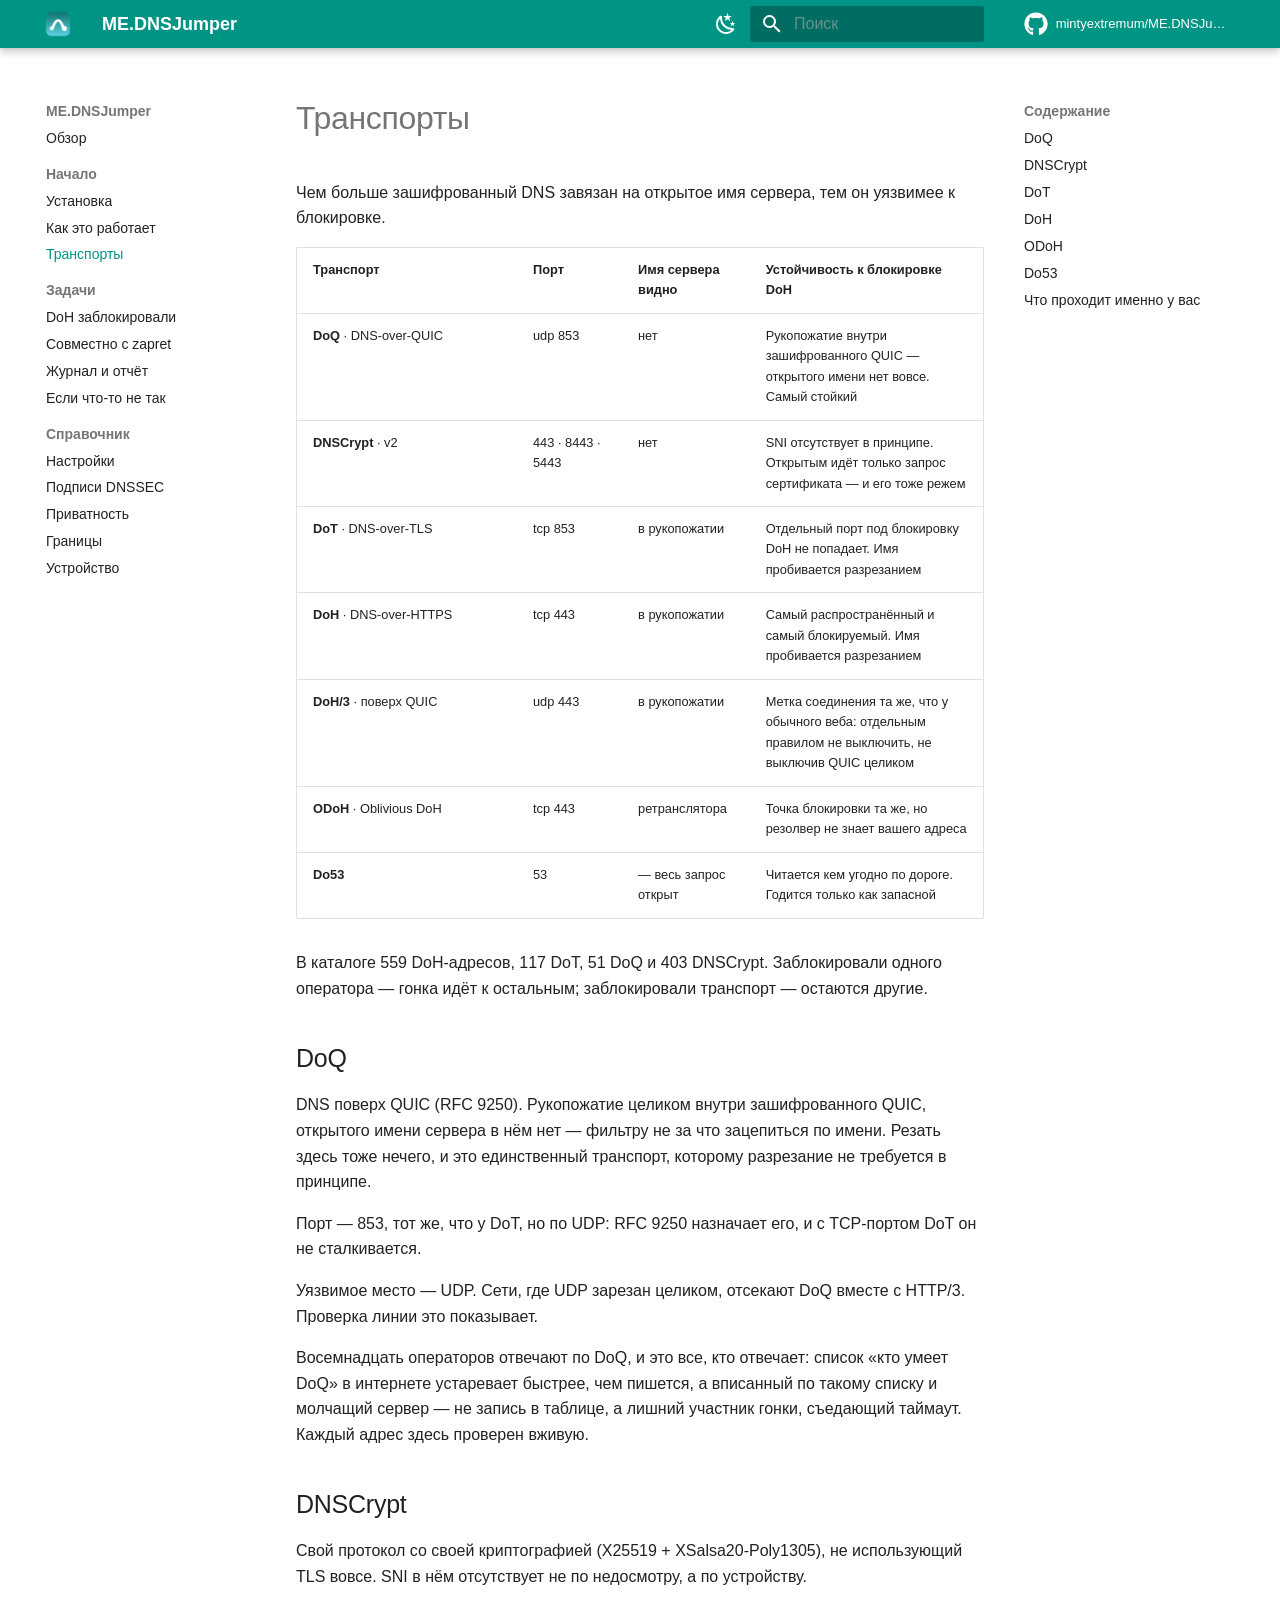
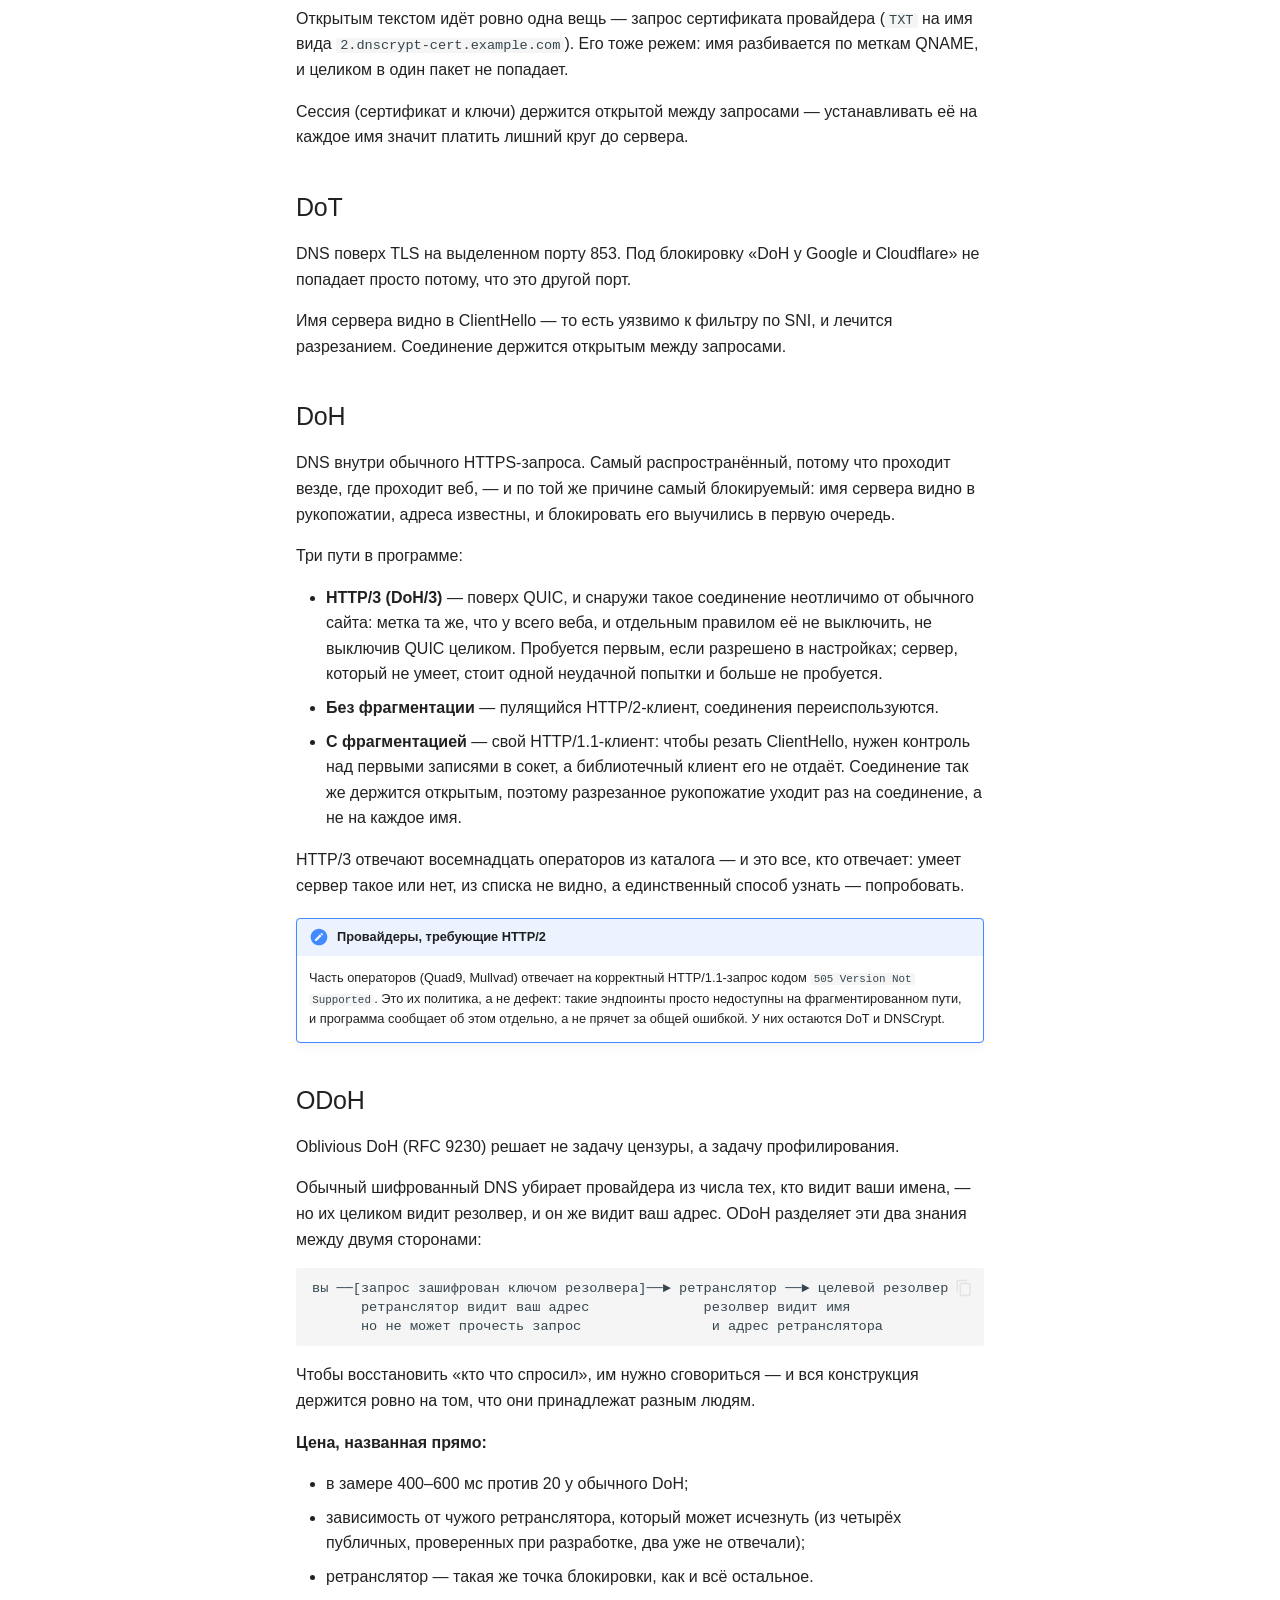
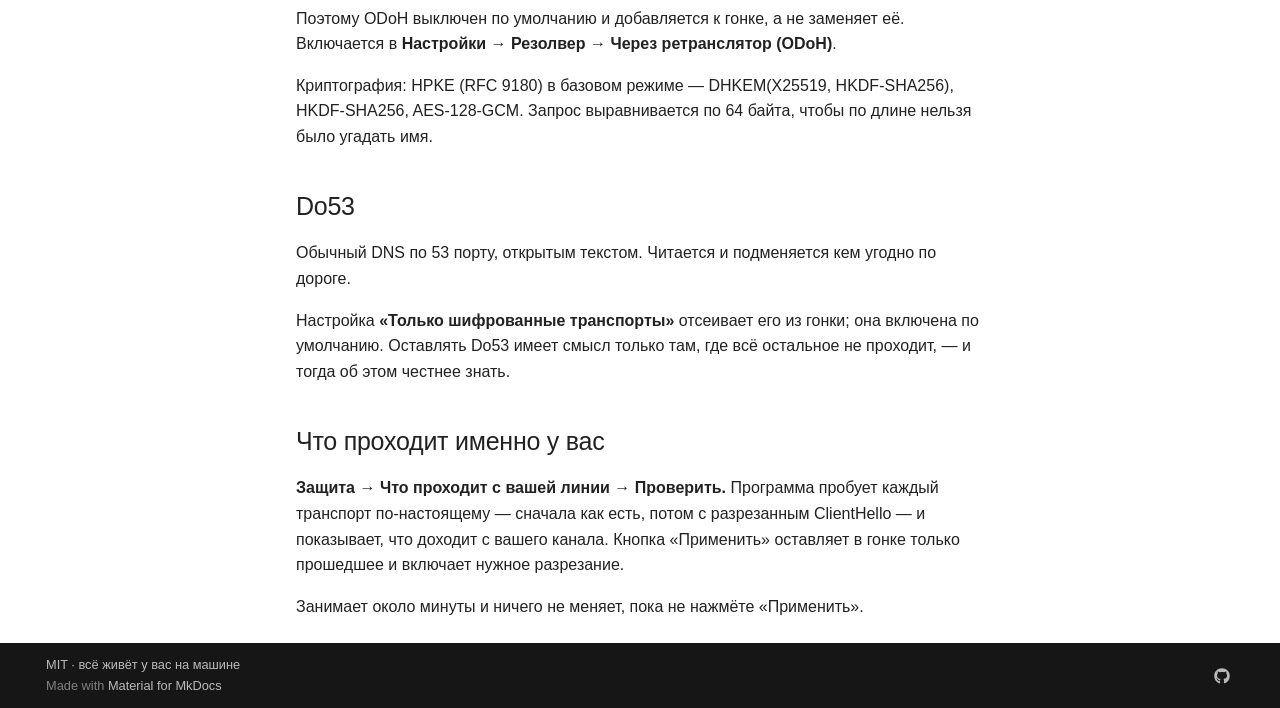
<file: transports/index.html>
<!doctype html>
<html lang="ru" class="no-js">
  <head>
    
      <meta charset="utf-8">
      <meta name="viewport" content="width=device-width,initial-scale=1">
      
        <meta name="description" content="Ваш DNS — список сайтов, куда вы ходите. Эта программа делает так, чтобы он не уходил провайдеру">
      
      
      
        <link rel="canonical" href="https://mintyextremum.github.io/ME.DNSJumper/transports/">
      
      
        <link rel="prev" href="../how-it-works/">
      
      
        <link rel="next" href="../blocking/">
      
      
        
      
      
      <link rel="icon" href="../assets/favicon.png">
      <meta name="generator" content="mkdocs-1.6.1, mkdocs-material-9.7.7">
    
    
      
        <title>Транспорты - ME.DNSJumper</title>
      
    
    
      <link rel="stylesheet" href="../assets/stylesheets/main.ec1eaa64.min.css">
      
        
        <link rel="stylesheet" href="../assets/stylesheets/palette.ab4e12ef.min.css">
      
      


    
    
      
    
    
      
    
    
      <link rel="stylesheet" href="../stylesheets/extra.css">
    
    <script>__md_scope=new URL("..",location),__md_hash=e=>[...e].reduce(((e,_)=>(e<<5)-e+_.charCodeAt(0)),0),__md_get=(e,_=localStorage,t=__md_scope)=>JSON.parse(_.getItem(t.pathname+"."+e)),__md_set=(e,_,t=localStorage,a=__md_scope)=>{try{t.setItem(a.pathname+"."+e,JSON.stringify(_))}catch(e){}}</script>
    
      

    
    
  </head>
  
  
    
    
      
    
    
    
    
    <body dir="ltr" data-md-color-scheme="default" data-md-color-primary="teal" data-md-color-accent="teal">
  
    
    <input class="md-toggle" data-md-toggle="drawer" type="checkbox" id="__drawer" autocomplete="off">
    <input class="md-toggle" data-md-toggle="search" type="checkbox" id="__search" autocomplete="off">
    <label class="md-overlay" for="__drawer"></label>
    <div data-md-component="skip">
      
        
        <a href="#транспорты" class="md-skip">
          Перейти к содержанию
        </a>
      
    </div>
    <div data-md-component="announce">
      
    </div>
    
    
      

  

<header class="md-header md-header--shadow" data-md-component="header">
  <nav class="md-header__inner md-grid" aria-label="Верхний колонтитул">
    <a href=".." title="ME.DNSJumper" class="md-header__button md-logo" aria-label="ME.DNSJumper" data-md-component="logo">
      
  <img src="../assets/logo.png" alt="logo">

    </a>
    <label class="md-header__button md-icon" for="__drawer">
      
      <svg xmlns="http://www.w3.org/2000/svg" viewBox="0 0 24 24"><path d="M3 6h18v2H3zm0 5h18v2H3zm0 5h18v2H3z"/></svg>
    </label>
    <div class="md-header__title" data-md-component="header-title">
      <div class="md-header__ellipsis">
        <div class="md-header__topic">
          <span class="md-ellipsis">
            ME.DNSJumper
          </span>
        </div>
        <div class="md-header__topic" data-md-component="header-topic">
          <span class="md-ellipsis">
            
              Транспорты
            
          </span>
        </div>
      </div>
    </div>
    
      
        <form class="md-header__option" data-md-component="palette">
  
    
    
    
    <input class="md-option" data-md-color-media="(prefers-color-scheme: light)" data-md-color-scheme="default" data-md-color-primary="teal" data-md-color-accent="teal"  aria-label="Тёмная тема"  type="radio" name="__palette" id="__palette_0">
    
      <label class="md-header__button md-icon" title="Тёмная тема" for="__palette_1" hidden>
        <svg xmlns="http://www.w3.org/2000/svg" viewBox="0 0 24 24"><path d="m17.75 4.09-2.53 1.94.91 3.06-2.63-1.81-2.63 1.81.91-3.06-2.53-1.94L12.44 4l1.06-3 1.06 3zm3.5 6.91-1.64 1.25.59 1.98-1.7-1.17-1.7 1.17.59-1.98L15.75 11l2.06-.05L18.5 9l.69 1.95zm-2.28 4.95c.83-.08 1.72 1.1 1.19 1.85-.32.45-.66.87-1.08 1.27C15.17 23 8.84 23 4.94 19.07c-3.91-3.9-3.91-10.24 0-14.14.4-.4.82-.76 1.27-1.08.75-.53 1.93.36 1.85 1.19-.27 2.86.69 5.83 2.89 8.02a9.96 9.96 0 0 0 8.02 2.89m-1.64 2.02a12.08 12.08 0 0 1-7.8-3.47c-2.17-2.19-3.33-5-3.49-7.82-2.81 3.14-2.7 7.96.31 10.98 3.02 3.01 7.84 3.12 10.98.31"/></svg>
      </label>
    
  
    
    
    
    <input class="md-option" data-md-color-media="(prefers-color-scheme: dark)" data-md-color-scheme="slate" data-md-color-primary="teal" data-md-color-accent="teal"  aria-label="Светлая тема"  type="radio" name="__palette" id="__palette_1">
    
      <label class="md-header__button md-icon" title="Светлая тема" for="__palette_0" hidden>
        <svg xmlns="http://www.w3.org/2000/svg" viewBox="0 0 24 24"><path d="M12 7a5 5 0 0 1 5 5 5 5 0 0 1-5 5 5 5 0 0 1-5-5 5 5 0 0 1 5-5m0 2a3 3 0 0 0-3 3 3 3 0 0 0 3 3 3 3 0 0 0 3-3 3 3 0 0 0-3-3m0-7 2.39 3.42C13.65 5.15 12.84 5 12 5s-1.65.15-2.39.42zM3.34 7l4.16-.35A7.2 7.2 0 0 0 5.94 8.5c-.44.74-.69 1.5-.83 2.29zm.02 10 1.76-3.77a7.131 7.131 0 0 0 2.38 4.14zM20.65 7l-1.77 3.79a7.02 7.02 0 0 0-2.38-4.15zm-.01 10-4.14.36c.59-.51 1.12-1.14 1.54-1.86.42-.73.69-1.5.83-2.29zM12 22l-2.41-3.44c.74.27 1.55.44 2.41.44.82 0 1.63-.17 2.37-.44z"/></svg>
      </label>
    
  
</form>
      
    
    
      <script>var palette=__md_get("__palette");if(palette&&palette.color){if("(prefers-color-scheme)"===palette.color.media){var media=matchMedia("(prefers-color-scheme: light)"),input=document.querySelector(media.matches?"[data-md-color-media='(prefers-color-scheme: light)']":"[data-md-color-media='(prefers-color-scheme: dark)']");palette.color.media=input.getAttribute("data-md-color-media"),palette.color.scheme=input.getAttribute("data-md-color-scheme"),palette.color.primary=input.getAttribute("data-md-color-primary"),palette.color.accent=input.getAttribute("data-md-color-accent")}for(var[key,value]of Object.entries(palette.color))document.body.setAttribute("data-md-color-"+key,value)}</script>
    
    
    
      
      
        <label class="md-header__button md-icon" for="__search">
          
          <svg xmlns="http://www.w3.org/2000/svg" viewBox="0 0 24 24"><path d="M9.5 3A6.5 6.5 0 0 1 16 9.5c0 1.61-.59 3.09-1.56 4.23l.27.27h.79l5 5-1.5 1.5-5-5v-.79l-.27-.27A6.52 6.52 0 0 1 9.5 16 6.5 6.5 0 0 1 3 9.5 6.5 6.5 0 0 1 9.5 3m0 2C7 5 5 7 5 9.5S7 14 9.5 14 14 12 14 9.5 12 5 9.5 5"/></svg>
        </label>
        <div class="md-search" data-md-component="search" role="dialog">
  <label class="md-search__overlay" for="__search"></label>
  <div class="md-search__inner" role="search">
    <form class="md-search__form" name="search">
      <input type="text" class="md-search__input" name="query" aria-label="Поиск" placeholder="Поиск" autocapitalize="off" autocorrect="off" autocomplete="off" spellcheck="false" data-md-component="search-query" required>
      <label class="md-search__icon md-icon" for="__search">
        
        <svg xmlns="http://www.w3.org/2000/svg" viewBox="0 0 24 24"><path d="M9.5 3A6.5 6.5 0 0 1 16 9.5c0 1.61-.59 3.09-1.56 4.23l.27.27h.79l5 5-1.5 1.5-5-5v-.79l-.27-.27A6.52 6.52 0 0 1 9.5 16 6.5 6.5 0 0 1 3 9.5 6.5 6.5 0 0 1 9.5 3m0 2C7 5 5 7 5 9.5S7 14 9.5 14 14 12 14 9.5 12 5 9.5 5"/></svg>
        
        <svg xmlns="http://www.w3.org/2000/svg" viewBox="0 0 24 24"><path d="M20 11v2H8l5.5 5.5-1.42 1.42L4.16 12l7.92-7.92L13.5 5.5 8 11z"/></svg>
      </label>
      <nav class="md-search__options" aria-label="Поиск">
        
        <button type="reset" class="md-search__icon md-icon" title="Очистить" aria-label="Очистить" tabindex="-1">
          
          <svg xmlns="http://www.w3.org/2000/svg" viewBox="0 0 24 24"><path d="M19 6.41 17.59 5 12 10.59 6.41 5 5 6.41 10.59 12 5 17.59 6.41 19 12 13.41 17.59 19 19 17.59 13.41 12z"/></svg>
        </button>
      </nav>
      
    </form>
    <div class="md-search__output">
      <div class="md-search__scrollwrap" tabindex="0" data-md-scrollfix>
        <div class="md-search-result" data-md-component="search-result">
          <div class="md-search-result__meta">
            Инициализация поиска
          </div>
          <ol class="md-search-result__list" role="presentation"></ol>
        </div>
      </div>
    </div>
  </div>
</div>
      
    
    
      <div class="md-header__source">
        <a href="https://github.com/mintyextremum/ME.DNSJumper" title="Перейти к репозиторию" class="md-source" data-md-component="source">
  <div class="md-source__icon md-icon">
    
    <svg xmlns="http://www.w3.org/2000/svg" viewBox="0 0 512 512"><!--! Font Awesome Free 7.1.0 by @fontawesome - https://fontawesome.com License - https://fontawesome.com/license/free (Icons: CC BY 4.0, Fonts: SIL OFL 1.1, Code: MIT License) Copyright 2025 Fonticons, Inc.--><path d="M173.9 397.4c0 2-2.3 3.6-5.2 3.6-3.3.3-5.6-1.3-5.6-3.6 0-2 2.3-3.6 5.2-3.6 3-.3 5.6 1.3 5.6 3.6m-31.1-4.5c-.7 2 1.3 4.3 4.3 4.9 2.6 1 5.6 0 6.2-2s-1.3-4.3-4.3-5.2c-2.6-.7-5.5.3-6.2 2.3m44.2-1.7c-2.9.7-4.9 2.6-4.6 4.9.3 2 2.9 3.3 5.9 2.6 2.9-.7 4.9-2.6 4.6-4.6-.3-1.9-3-3.2-5.9-2.9M252.8 8C114.1 8 8 113.3 8 252c0 110.9 69.8 205.8 169.5 239.2 12.8 2.3 17.3-5.6 17.3-12.1 0-6.2-.3-40.4-.3-61.4 0 0-70 15-84.7-29.8 0 0-11.4-29.1-27.8-36.6 0 0-22.9-15.7 1.6-15.4 0 0 24.9 2 38.6 25.8 21.9 38.6 58.6 27.5 72.9 20.9 2.3-16 8.8-27.1 16-33.7-55.9-6.2-112.3-14.3-112.3-110.5 0-27.5 7.6-41.3 23.6-58.9-2.6-6.5-11.1-33.3 2.6-67.9 20.9-6.5 69 27 69 27 20-5.6 41.5-8.5 62.8-8.5s42.8 2.9 62.8 8.5c0 0 48.1-33.6 69-27 13.7 34.7 5.2 61.4 2.6 67.9 16 17.7 25.8 31.5 25.8 58.9 0 96.5-58.9 104.2-114.8 110.5 9.2 7.9 17 22.9 17 46.4 0 33.7-.3 75.4-.3 83.6 0 6.5 4.6 14.4 17.3 12.1C436.2 457.8 504 362.9 504 252 504 113.3 391.5 8 252.8 8M105.2 352.9c-1.3 1-1 3.3.7 5.2 1.6 1.6 3.9 2.3 5.2 1 1.3-1 1-3.3-.7-5.2-1.6-1.6-3.9-2.3-5.2-1m-10.8-8.1c-.7 1.3.3 2.9 2.3 3.9 1.6 1 3.6.7 4.3-.7.7-1.3-.3-2.9-2.3-3.9-2-.6-3.6-.3-4.3.7m32.4 35.6c-1.6 1.3-1 4.3 1.3 6.2 2.3 2.3 5.2 2.6 6.5 1 1.3-1.3.7-4.3-1.3-6.2-2.2-2.3-5.2-2.6-6.5-1m-11.4-14.7c-1.6 1-1.6 3.6 0 5.9s4.3 3.3 5.6 2.3c1.6-1.3 1.6-3.9 0-6.2-1.4-2.3-4-3.3-5.6-2"/></svg>
  </div>
  <div class="md-source__repository">
    mintyextremum/ME.DNSJumper
  </div>
</a>
      </div>
    
  </nav>
  
</header>
    
    <div class="md-container" data-md-component="container">
      
      
        
          
        
      
      <main class="md-main" data-md-component="main">
        <div class="md-main__inner md-grid">
          
            
              
              <div class="md-sidebar md-sidebar--primary" data-md-component="sidebar" data-md-type="navigation" >
                <div class="md-sidebar__scrollwrap">
                  <div class="md-sidebar__inner">
                    



<nav class="md-nav md-nav--primary" aria-label="Навигация" data-md-level="0">
  <label class="md-nav__title" for="__drawer">
    <a href=".." title="ME.DNSJumper" class="md-nav__button md-logo" aria-label="ME.DNSJumper" data-md-component="logo">
      
  <img src="../assets/logo.png" alt="logo">

    </a>
    ME.DNSJumper
  </label>
  
    <div class="md-nav__source">
      <a href="https://github.com/mintyextremum/ME.DNSJumper" title="Перейти к репозиторию" class="md-source" data-md-component="source">
  <div class="md-source__icon md-icon">
    
    <svg xmlns="http://www.w3.org/2000/svg" viewBox="0 0 512 512"><!--! Font Awesome Free 7.1.0 by @fontawesome - https://fontawesome.com License - https://fontawesome.com/license/free (Icons: CC BY 4.0, Fonts: SIL OFL 1.1, Code: MIT License) Copyright 2025 Fonticons, Inc.--><path d="M173.9 397.4c0 2-2.3 3.6-5.2 3.6-3.3.3-5.6-1.3-5.6-3.6 0-2 2.3-3.6 5.2-3.6 3-.3 5.6 1.3 5.6 3.6m-31.1-4.5c-.7 2 1.3 4.3 4.3 4.9 2.6 1 5.6 0 6.2-2s-1.3-4.3-4.3-5.2c-2.6-.7-5.5.3-6.2 2.3m44.2-1.7c-2.9.7-4.9 2.6-4.6 4.9.3 2 2.9 3.3 5.9 2.6 2.9-.7 4.9-2.6 4.6-4.6-.3-1.9-3-3.2-5.9-2.9M252.8 8C114.1 8 8 113.3 8 252c0 110.9 69.8 205.8 169.5 239.2 12.8 2.3 17.3-5.6 17.3-12.1 0-6.2-.3-40.4-.3-61.4 0 0-70 15-84.7-29.8 0 0-11.4-29.1-27.8-36.6 0 0-22.9-15.7 1.6-15.4 0 0 24.9 2 38.6 25.8 21.9 38.6 58.6 27.5 72.9 20.9 2.3-16 8.8-27.1 16-33.7-55.9-6.2-112.3-14.3-112.3-110.5 0-27.5 7.6-41.3 23.6-58.9-2.6-6.5-11.1-33.3 2.6-67.9 20.9-6.5 69 27 69 27 20-5.6 41.5-8.5 62.8-8.5s42.8 2.9 62.8 8.5c0 0 48.1-33.6 69-27 13.7 34.7 5.2 61.4 2.6 67.9 16 17.7 25.8 31.5 25.8 58.9 0 96.5-58.9 104.2-114.8 110.5 9.2 7.9 17 22.9 17 46.4 0 33.7-.3 75.4-.3 83.6 0 6.5 4.6 14.4 17.3 12.1C436.2 457.8 504 362.9 504 252 504 113.3 391.5 8 252.8 8M105.2 352.9c-1.3 1-1 3.3.7 5.2 1.6 1.6 3.9 2.3 5.2 1 1.3-1 1-3.3-.7-5.2-1.6-1.6-3.9-2.3-5.2-1m-10.8-8.1c-.7 1.3.3 2.9 2.3 3.9 1.6 1 3.6.7 4.3-.7.7-1.3-.3-2.9-2.3-3.9-2-.6-3.6-.3-4.3.7m32.4 35.6c-1.6 1.3-1 4.3 1.3 6.2 2.3 2.3 5.2 2.6 6.5 1 1.3-1.3.7-4.3-1.3-6.2-2.2-2.3-5.2-2.6-6.5-1m-11.4-14.7c-1.6 1-1.6 3.6 0 5.9s4.3 3.3 5.6 2.3c1.6-1.3 1.6-3.9 0-6.2-1.4-2.3-4-3.3-5.6-2"/></svg>
  </div>
  <div class="md-source__repository">
    mintyextremum/ME.DNSJumper
  </div>
</a>
    </div>
  
  <ul class="md-nav__list" data-md-scrollfix>
    
      
      
  
  
  
  
    <li class="md-nav__item">
      <a href=".." class="md-nav__link">
        
  
  
  <span class="md-ellipsis">
    
  
    Обзор
  

    
  </span>
  
  

      </a>
    </li>
  

    
      
      
  
  
    
  
  
  
    
    
    
    
      
        
        
      
    
    
    <li class="md-nav__item md-nav__item--active md-nav__item--section md-nav__item--nested">
      
        
        
        <input class="md-nav__toggle md-toggle " type="checkbox" id="__nav_2" checked>
        
          
          <label class="md-nav__link" for="__nav_2" id="__nav_2_label" tabindex="">
            
  
  
  <span class="md-ellipsis">
    
  
    Начало
  

    
  </span>
  
  

            <span class="md-nav__icon md-icon"></span>
          </label>
        
        <nav class="md-nav" data-md-level="1" aria-labelledby="__nav_2_label" aria-expanded="true">
          <label class="md-nav__title" for="__nav_2">
            <span class="md-nav__icon md-icon"></span>
            
  
    Начало
  

          </label>
          <ul class="md-nav__list" data-md-scrollfix>
            
              
                
  
  
  
  
    <li class="md-nav__item">
      <a href="../install/" class="md-nav__link">
        
  
  
  <span class="md-ellipsis">
    
  
    Установка
  

    
  </span>
  
  

      </a>
    </li>
  

              
            
              
                
  
  
  
  
    <li class="md-nav__item">
      <a href="../how-it-works/" class="md-nav__link">
        
  
  
  <span class="md-ellipsis">
    
  
    Как это работает
  

    
  </span>
  
  

      </a>
    </li>
  

              
            
              
                
  
  
    
  
  
  
    <li class="md-nav__item md-nav__item--active">
      
      <input class="md-nav__toggle md-toggle" type="checkbox" id="__toc">
      
      
        
      
      
        <label class="md-nav__link md-nav__link--active" for="__toc">
          
  
  
  <span class="md-ellipsis">
    
  
    Транспорты
  

    
  </span>
  
  

          <span class="md-nav__icon md-icon"></span>
        </label>
      
      <a href="./" class="md-nav__link md-nav__link--active">
        
  
  
  <span class="md-ellipsis">
    
  
    Транспорты
  

    
  </span>
  
  

      </a>
      
        

<nav class="md-nav md-nav--secondary" aria-label="Содержание">
  
  
  
    
  
  
    <label class="md-nav__title" for="__toc">
      <span class="md-nav__icon md-icon"></span>
      Содержание
    </label>
    <ul class="md-nav__list" data-md-component="toc" data-md-scrollfix>
      
        <li class="md-nav__item">
  <a href="#doq" class="md-nav__link">
    <span class="md-ellipsis">
      
        DoQ
      
    </span>
  </a>
  
</li>
      
        <li class="md-nav__item">
  <a href="#dnscrypt" class="md-nav__link">
    <span class="md-ellipsis">
      
        DNSCrypt
      
    </span>
  </a>
  
</li>
      
        <li class="md-nav__item">
  <a href="#dot" class="md-nav__link">
    <span class="md-ellipsis">
      
        DoT
      
    </span>
  </a>
  
</li>
      
        <li class="md-nav__item">
  <a href="#doh" class="md-nav__link">
    <span class="md-ellipsis">
      
        DoH
      
    </span>
  </a>
  
</li>
      
        <li class="md-nav__item">
  <a href="#odoh" class="md-nav__link">
    <span class="md-ellipsis">
      
        ODoH
      
    </span>
  </a>
  
</li>
      
        <li class="md-nav__item">
  <a href="#do53" class="md-nav__link">
    <span class="md-ellipsis">
      
        Do53
      
    </span>
  </a>
  
</li>
      
        <li class="md-nav__item">
  <a href="#что-проходит-именно-у-вас" class="md-nav__link">
    <span class="md-ellipsis">
      
        Что проходит именно у вас
      
    </span>
  </a>
  
</li>
      
    </ul>
  
</nav>
      
    </li>
  

              
            
          </ul>
        </nav>
      
    </li>
  

    
      
      
  
  
  
  
    
    
    
    
      
        
        
      
    
    
    <li class="md-nav__item md-nav__item--section md-nav__item--nested">
      
        
        
        <input class="md-nav__toggle md-toggle " type="checkbox" id="__nav_3" >
        
          
          <label class="md-nav__link" for="__nav_3" id="__nav_3_label" tabindex="">
            
  
  
  <span class="md-ellipsis">
    
  
    Задачи
  

    
  </span>
  
  

            <span class="md-nav__icon md-icon"></span>
          </label>
        
        <nav class="md-nav" data-md-level="1" aria-labelledby="__nav_3_label" aria-expanded="false">
          <label class="md-nav__title" for="__nav_3">
            <span class="md-nav__icon md-icon"></span>
            
  
    Задачи
  

          </label>
          <ul class="md-nav__list" data-md-scrollfix>
            
              
                
  
  
  
  
    <li class="md-nav__item">
      <a href="../blocking/" class="md-nav__link">
        
  
  
  <span class="md-ellipsis">
    
  
    DoH заблокировали
  

    
  </span>
  
  

      </a>
    </li>
  

              
            
              
                
  
  
  
  
    <li class="md-nav__item">
      <a href="../zapret/" class="md-nav__link">
        
  
  
  <span class="md-ellipsis">
    
  
    Совместно с zapret
  

    
  </span>
  
  

      </a>
    </li>
  

              
            
              
                
  
  
  
  
    <li class="md-nav__item">
      <a href="../journal/" class="md-nav__link">
        
  
  
  <span class="md-ellipsis">
    
  
    Журнал и отчёт
  

    
  </span>
  
  

      </a>
    </li>
  

              
            
              
                
  
  
  
  
    <li class="md-nav__item">
      <a href="../troubleshooting/" class="md-nav__link">
        
  
  
  <span class="md-ellipsis">
    
  
    Если что-то не так
  

    
  </span>
  
  

      </a>
    </li>
  

              
            
          </ul>
        </nav>
      
    </li>
  

    
      
      
  
  
  
  
    
    
    
    
      
        
        
      
    
    
    <li class="md-nav__item md-nav__item--section md-nav__item--nested">
      
        
        
        <input class="md-nav__toggle md-toggle " type="checkbox" id="__nav_4" >
        
          
          <label class="md-nav__link" for="__nav_4" id="__nav_4_label" tabindex="">
            
  
  
  <span class="md-ellipsis">
    
  
    Справочник
  

    
  </span>
  
  

            <span class="md-nav__icon md-icon"></span>
          </label>
        
        <nav class="md-nav" data-md-level="1" aria-labelledby="__nav_4_label" aria-expanded="false">
          <label class="md-nav__title" for="__nav_4">
            <span class="md-nav__icon md-icon"></span>
            
  
    Справочник
  

          </label>
          <ul class="md-nav__list" data-md-scrollfix>
            
              
                
  
  
  
  
    <li class="md-nav__item">
      <a href="../settings/" class="md-nav__link">
        
  
  
  <span class="md-ellipsis">
    
  
    Настройки
  

    
  </span>
  
  

      </a>
    </li>
  

              
            
              
                
  
  
  
  
    <li class="md-nav__item">
      <a href="../dnssec/" class="md-nav__link">
        
  
  
  <span class="md-ellipsis">
    
  
    Подписи DNSSEC
  

    
  </span>
  
  

      </a>
    </li>
  

              
            
              
                
  
  
  
  
    <li class="md-nav__item">
      <a href="../privacy/" class="md-nav__link">
        
  
  
  <span class="md-ellipsis">
    
  
    Приватность
  

    
  </span>
  
  

      </a>
    </li>
  

              
            
              
                
  
  
  
  
    <li class="md-nav__item">
      <a href="../limits/" class="md-nav__link">
        
  
  
  <span class="md-ellipsis">
    
  
    Границы
  

    
  </span>
  
  

      </a>
    </li>
  

              
            
              
                
  
  
  
  
    <li class="md-nav__item">
      <a href="../architecture/" class="md-nav__link">
        
  
  
  <span class="md-ellipsis">
    
  
    Устройство
  

    
  </span>
  
  

      </a>
    </li>
  

              
            
          </ul>
        </nav>
      
    </li>
  

    
  </ul>
</nav>
                  </div>
                </div>
              </div>
            
            
              
              <div class="md-sidebar md-sidebar--secondary" data-md-component="sidebar" data-md-type="toc" >
                <div class="md-sidebar__scrollwrap">
                  <div class="md-sidebar__inner">
                    

<nav class="md-nav md-nav--secondary" aria-label="Содержание">
  
  
  
    
  
  
    <label class="md-nav__title" for="__toc">
      <span class="md-nav__icon md-icon"></span>
      Содержание
    </label>
    <ul class="md-nav__list" data-md-component="toc" data-md-scrollfix>
      
        <li class="md-nav__item">
  <a href="#doq" class="md-nav__link">
    <span class="md-ellipsis">
      
        DoQ
      
    </span>
  </a>
  
</li>
      
        <li class="md-nav__item">
  <a href="#dnscrypt" class="md-nav__link">
    <span class="md-ellipsis">
      
        DNSCrypt
      
    </span>
  </a>
  
</li>
      
        <li class="md-nav__item">
  <a href="#dot" class="md-nav__link">
    <span class="md-ellipsis">
      
        DoT
      
    </span>
  </a>
  
</li>
      
        <li class="md-nav__item">
  <a href="#doh" class="md-nav__link">
    <span class="md-ellipsis">
      
        DoH
      
    </span>
  </a>
  
</li>
      
        <li class="md-nav__item">
  <a href="#odoh" class="md-nav__link">
    <span class="md-ellipsis">
      
        ODoH
      
    </span>
  </a>
  
</li>
      
        <li class="md-nav__item">
  <a href="#do53" class="md-nav__link">
    <span class="md-ellipsis">
      
        Do53
      
    </span>
  </a>
  
</li>
      
        <li class="md-nav__item">
  <a href="#что-проходит-именно-у-вас" class="md-nav__link">
    <span class="md-ellipsis">
      
        Что проходит именно у вас
      
    </span>
  </a>
  
</li>
      
    </ul>
  
</nav>
                  </div>
                </div>
              </div>
            
          
          
            <div class="md-content" data-md-component="content">
              
              <article class="md-content__inner md-typeset">
                
                  



<h1 id="транспорты">Транспорты<a class="headerlink" href="#транспорты" title="Permanent link">&para;</a></h1>
<p>Чем больше зашифрованный DNS завязан на открытое имя сервера, тем он уязвимее к блокировке.</p>
<table>
<thead>
<tr>
<th>Транспорт</th>
<th>Порт</th>
<th>Имя сервера видно</th>
<th>Устойчивость к блокировке DoH</th>
</tr>
</thead>
<tbody>
<tr>
<td><strong>DoQ</strong> · DNS-over-QUIC</td>
<td>udp 853</td>
<td>нет</td>
<td>Рукопожатие внутри зашифрованного QUIC — открытого имени нет вовсе. Самый стойкий</td>
</tr>
<tr>
<td><strong>DNSCrypt</strong> · v2</td>
<td>443 · 8443 · 5443</td>
<td>нет</td>
<td>SNI отсутствует в принципе. Открытым идёт только запрос сертификата — и его тоже режем</td>
</tr>
<tr>
<td><strong>DoT</strong> · DNS-over-TLS</td>
<td>tcp 853</td>
<td>в рукопожатии</td>
<td>Отдельный порт под блокировку DoH не попадает. Имя пробивается разрезанием</td>
</tr>
<tr>
<td><strong>DoH</strong> · DNS-over-HTTPS</td>
<td>tcp 443</td>
<td>в рукопожатии</td>
<td>Самый распространённый и самый блокируемый. Имя пробивается разрезанием</td>
</tr>
<tr>
<td><strong>DoH/3</strong> · поверх QUIC</td>
<td>udp 443</td>
<td>в рукопожатии</td>
<td>Метка соединения та же, что у обычного веба: отдельным правилом не выключить, не выключив QUIC целиком</td>
</tr>
<tr>
<td><strong>ODoH</strong> · Oblivious DoH</td>
<td>tcp 443</td>
<td>ретранслятора</td>
<td>Точка блокировки та же, но резолвер не знает вашего адреса</td>
</tr>
<tr>
<td><strong>Do53</strong></td>
<td>53</td>
<td>— весь запрос открыт</td>
<td>Читается кем угодно по дороге. Годится только как запасной</td>
</tr>
</tbody>
</table>
<p>В каталоге 559 DoH-адресов, 117 DoT, 51 DoQ и 403 DNSCrypt. Заблокировали одного оператора
— гонка идёт к остальным; заблокировали транспорт — остаются другие.</p>
<h2 id="doq">DoQ<a class="headerlink" href="#doq" title="Permanent link">&para;</a></h2>
<p>DNS поверх QUIC (RFC 9250). Рукопожатие целиком внутри зашифрованного QUIC, открытого имени
сервера в нём нет — фильтру не за что зацепиться по имени. Резать здесь тоже нечего, и это
единственный транспорт, которому разрезание не требуется в принципе.</p>
<p>Порт — 853, тот же, что у DoT, но по UDP: RFC 9250 назначает его, и с TCP-портом DoT он не
сталкивается.</p>
<p>Уязвимое место — UDP. Сети, где UDP зарезан целиком, отсекают DoQ вместе с HTTP/3.
Проверка линии это показывает.</p>
<p>Восемнадцать операторов отвечают по DoQ, и это все, кто отвечает: список «кто умеет DoQ»
в интернете устаревает быстрее, чем пишется, а вписанный по такому списку и молчащий
сервер — не запись в таблице, а лишний участник гонки, съедающий таймаут. Каждый адрес
здесь проверен вживую.</p>
<h2 id="dnscrypt">DNSCrypt<a class="headerlink" href="#dnscrypt" title="Permanent link">&para;</a></h2>
<p>Свой протокол со своей криптографией (X25519 + XSalsa20-Poly1305), не использующий TLS
вовсе. SNI в нём отсутствует не по недосмотру, а по устройству.</p>
<p>Открытым текстом идёт ровно одна вещь — запрос сертификата провайдера (<code>TXT</code> на имя вида
<code>2.dnscrypt-cert.example.com</code>). Его тоже режем: имя разбивается по меткам QNAME, и целиком
в один пакет не попадает.</p>
<p>Сессия (сертификат и ключи) держится открытой между запросами — устанавливать её на каждое
имя значит платить лишний круг до сервера.</p>
<h2 id="dot">DoT<a class="headerlink" href="#dot" title="Permanent link">&para;</a></h2>
<p>DNS поверх TLS на выделенном порту 853. Под блокировку «DoH у Google и Cloudflare» не
попадает просто потому, что это другой порт.</p>
<p>Имя сервера видно в ClientHello — то есть уязвимо к фильтру по SNI, и лечится разрезанием.
Соединение держится открытым между запросами.</p>
<h2 id="doh">DoH<a class="headerlink" href="#doh" title="Permanent link">&para;</a></h2>
<p>DNS внутри обычного HTTPS-запроса. Самый распространённый, потому что проходит везде, где
проходит веб, — и по той же причине самый блокируемый: имя сервера видно в рукопожатии,
адреса известны, и блокировать его выучились в первую очередь.</p>
<p>Три пути в программе:</p>
<ul>
<li><strong>HTTP/3 (DoH/3)</strong> — поверх QUIC, и снаружи такое соединение неотличимо от обычного
  сайта: метка та же, что у всего веба, и отдельным правилом её не выключить, не выключив
  QUIC целиком. Пробуется первым, если разрешено в настройках; сервер, который не умеет,
  стоит одной неудачной попытки и больше не пробуется.</li>
<li><strong>Без фрагментации</strong> — пулящийся HTTP/2-клиент, соединения переиспользуются.</li>
<li><strong>С фрагментацией</strong> — свой HTTP/1.1-клиент: чтобы резать ClientHello, нужен контроль над
  первыми записями в сокет, а библиотечный клиент его не отдаёт. Соединение так же держится
  открытым, поэтому разрезанное рукопожатие уходит раз на соединение, а не на каждое имя.</li>
</ul>
<p>HTTP/3 отвечают восемнадцать операторов из каталога — и это все, кто отвечает: умеет сервер
такое или нет, из списка не видно, а единственный способ узнать — попробовать.</p>
<div class="admonition note">
<p class="admonition-title">Провайдеры, требующие HTTP/2</p>
<p>Часть операторов (Quad9, Mullvad) отвечает на корректный HTTP/1.1-запрос кодом
<code>505 Version Not Supported</code>. Это их политика, а не дефект: такие эндпоинты просто
недоступны на фрагментированном пути, и программа сообщает об этом отдельно, а не
прячет за общей ошибкой. У них остаются DoT и DNSCrypt.</p>
</div>
<h2 id="odoh">ODoH<a class="headerlink" href="#odoh" title="Permanent link">&para;</a></h2>
<p>Oblivious DoH (RFC 9230) решает не задачу цензуры, а задачу профилирования.</p>
<p>Обычный шифрованный DNS убирает провайдера из числа тех, кто видит ваши имена, — но их
целиком видит резолвер, и он же видит ваш адрес. ODoH разделяет эти два знания между двумя
сторонами:</p>
<div class="highlight"><pre><span></span><code><a id="__codelineno-0-1" name="__codelineno-0-1" href="#__codelineno-0-1"></a>вы ──[запрос зашифрован ключом резолвера]──► ретранслятор ──► целевой резолвер
<a id="__codelineno-0-2" name="__codelineno-0-2" href="#__codelineno-0-2"></a>      ретранслятор видит ваш адрес              резолвер видит имя
<a id="__codelineno-0-3" name="__codelineno-0-3" href="#__codelineno-0-3"></a>      но не может прочесть запрос                и адрес ретранслятора
</code></pre></div>
<p>Чтобы восстановить «кто что спросил», им нужно сговориться — и вся конструкция держится
ровно на том, что они принадлежат разным людям.</p>
<p><strong>Цена, названная прямо:</strong></p>
<ul>
<li>в замере 400–600 мс против 20 у обычного DoH;</li>
<li>зависимость от чужого ретранслятора, который может исчезнуть (из четырёх публичных,
  проверенных при разработке, два уже не отвечали);</li>
<li>ретранслятор — такая же точка блокировки, как и всё остальное.</li>
</ul>
<p>Поэтому ODoH выключен по умолчанию и добавляется к гонке, а не заменяет её. Включается в
<strong>Настройки → Резолвер → Через ретранслятор (ODoH)</strong>.</p>
<p>Криптография: HPKE (RFC 9180) в базовом режиме — DHKEM(X25519, HKDF-SHA256), HKDF-SHA256,
AES-128-GCM. Запрос выравнивается по 64 байта, чтобы по длине нельзя было угадать имя.</p>
<h2 id="do53">Do53<a class="headerlink" href="#do53" title="Permanent link">&para;</a></h2>
<p>Обычный DNS по 53 порту, открытым текстом. Читается и подменяется кем угодно по дороге.</p>
<p>Настройка <strong>«Только шифрованные транспорты»</strong> отсеивает его из гонки; она включена по
умолчанию. Оставлять Do53 имеет смысл только там, где всё остальное не проходит, — и тогда
об этом честнее знать.</p>
<h2 id="что-проходит-именно-у-вас">Что проходит именно у вас<a class="headerlink" href="#что-проходит-именно-у-вас" title="Permanent link">&para;</a></h2>
<p><strong>Защита → Что проходит с вашей линии → Проверить.</strong> Программа пробует каждый транспорт
по-настоящему — сначала как есть, потом с разрезанным ClientHello — и показывает, что
доходит с вашего канала. Кнопка «Применить» оставляет в гонке только прошедшее и включает
нужное разрезание.</p>
<p>Занимает около минуты и ничего не меняет, пока не нажмёте «Применить».</p>












                
              </article>
            </div>
          
          
<script>var target=document.getElementById(location.hash.slice(1));target&&target.name&&(target.checked=target.name.startsWith("__tabbed_"))</script>
        </div>
        
          <button type="button" class="md-top md-icon" data-md-component="top" hidden>
  
  <svg xmlns="http://www.w3.org/2000/svg" viewBox="0 0 24 24"><path d="M13 20h-2V8l-5.5 5.5-1.42-1.42L12 4.16l7.92 7.92-1.42 1.42L13 8z"/></svg>
  К началу
</button>
        
      </main>
      
        <footer class="md-footer">
  
  <div class="md-footer-meta md-typeset">
    <div class="md-footer-meta__inner md-grid">
      <div class="md-copyright">
  
    <div class="md-copyright__highlight">
      MIT · всё живёт у вас на машине
    </div>
  
  
    Made with
    <a href="https://squidfunk.github.io/mkdocs-material/" target="_blank" rel="noopener">
      Material for MkDocs
    </a>
  
</div>
      
        
<div class="md-social">
  
    
    
    
    
      
      
    
    <a href="https://github.com/mintyextremum/ME.DNSJumper" target="_blank" rel="noopener" title="github.com" class="md-social__link">
      <svg xmlns="http://www.w3.org/2000/svg" viewBox="0 0 512 512"><!--! Font Awesome Free 7.1.0 by @fontawesome - https://fontawesome.com License - https://fontawesome.com/license/free (Icons: CC BY 4.0, Fonts: SIL OFL 1.1, Code: MIT License) Copyright 2025 Fonticons, Inc.--><path d="M173.9 397.4c0 2-2.3 3.6-5.2 3.6-3.3.3-5.6-1.3-5.6-3.6 0-2 2.3-3.6 5.2-3.6 3-.3 5.6 1.3 5.6 3.6m-31.1-4.5c-.7 2 1.3 4.3 4.3 4.9 2.6 1 5.6 0 6.2-2s-1.3-4.3-4.3-5.2c-2.6-.7-5.5.3-6.2 2.3m44.2-1.7c-2.9.7-4.9 2.6-4.6 4.9.3 2 2.9 3.3 5.9 2.6 2.9-.7 4.9-2.6 4.6-4.6-.3-1.9-3-3.2-5.9-2.9M252.8 8C114.1 8 8 113.3 8 252c0 110.9 69.8 205.8 169.5 239.2 12.8 2.3 17.3-5.6 17.3-12.1 0-6.2-.3-40.4-.3-61.4 0 0-70 15-84.7-29.8 0 0-11.4-29.1-27.8-36.6 0 0-22.9-15.7 1.6-15.4 0 0 24.9 2 38.6 25.8 21.9 38.6 58.6 27.5 72.9 20.9 2.3-16 8.8-27.1 16-33.7-55.9-6.2-112.3-14.3-112.3-110.5 0-27.5 7.6-41.3 23.6-58.9-2.6-6.5-11.1-33.3 2.6-67.9 20.9-6.5 69 27 69 27 20-5.6 41.5-8.5 62.8-8.5s42.8 2.9 62.8 8.5c0 0 48.1-33.6 69-27 13.7 34.7 5.2 61.4 2.6 67.9 16 17.7 25.8 31.5 25.8 58.9 0 96.5-58.9 104.2-114.8 110.5 9.2 7.9 17 22.9 17 46.4 0 33.7-.3 75.4-.3 83.6 0 6.5 4.6 14.4 17.3 12.1C436.2 457.8 504 362.9 504 252 504 113.3 391.5 8 252.8 8M105.2 352.9c-1.3 1-1 3.3.7 5.2 1.6 1.6 3.9 2.3 5.2 1 1.3-1 1-3.3-.7-5.2-1.6-1.6-3.9-2.3-5.2-1m-10.8-8.1c-.7 1.3.3 2.9 2.3 3.9 1.6 1 3.6.7 4.3-.7.7-1.3-.3-2.9-2.3-3.9-2-.6-3.6-.3-4.3.7m32.4 35.6c-1.6 1.3-1 4.3 1.3 6.2 2.3 2.3 5.2 2.6 6.5 1 1.3-1.3.7-4.3-1.3-6.2-2.2-2.3-5.2-2.6-6.5-1m-11.4-14.7c-1.6 1-1.6 3.6 0 5.9s4.3 3.3 5.6 2.3c1.6-1.3 1.6-3.9 0-6.2-1.4-2.3-4-3.3-5.6-2"/></svg>
    </a>
  
</div>
      
    </div>
  </div>
</footer>
      
    </div>
    <div class="md-dialog" data-md-component="dialog">
      <div class="md-dialog__inner md-typeset"></div>
    </div>
    
    
    
      
      
      <script id="__config" type="application/json">{"annotate": null, "base": "..", "features": ["navigation.instant", "navigation.tracking", "navigation.sections", "navigation.top", "content.code.copy", "search.highlight", "toc.follow"], "search": "../assets/javascripts/workers/search.2c215733.min.js", "tags": null, "translations": {"clipboard.copied": "\u0421\u043a\u043e\u043f\u0438\u0440\u043e\u0432\u0430\u043d\u043e \u0432 \u0431\u0443\u0444\u0435\u0440", "clipboard.copy": "\u041a\u043e\u043f\u0438\u0440\u043e\u0432\u0430\u0442\u044c \u0432 \u0431\u0443\u0444\u0435\u0440", "search.result.more.one": "\u0415\u0449\u0451 1 \u043d\u0430 \u044d\u0442\u043e\u0439 \u0441\u0442\u0440\u0430\u043d\u0438\u0446\u0435", "search.result.more.other": "\u0415\u0449\u0451 # \u043d\u0430 \u044d\u0442\u043e\u0439 \u0441\u0442\u0440\u0430\u043d\u0438\u0446\u0435", "search.result.none": "\u0421\u043e\u0432\u043f\u0430\u0434\u0435\u043d\u0438\u0439 \u043d\u0435 \u043d\u0430\u0439\u0434\u0435\u043d\u043e", "search.result.one": "\u041d\u0430\u0439\u0434\u0435\u043d\u043e 1 \u0441\u043e\u0432\u043f\u0430\u0434\u0435\u043d\u0438\u0435", "search.result.other": "\u041d\u0430\u0439\u0434\u0435\u043d\u043e \u0441\u043e\u0432\u043f\u0430\u0434\u0435\u043d\u0438\u0439: #", "search.result.placeholder": "\u041d\u0430\u0447\u043d\u0438\u0442\u0435 \u043f\u0435\u0447\u0430\u0442\u0430\u0442\u044c \u0434\u043b\u044f \u043f\u043e\u0438\u0441\u043a\u0430", "search.result.term.missing": "\u041e\u0442\u0441\u0443\u0442\u0441\u0442\u0432\u0443\u0435\u0442", "select.version": "\u0412\u044b\u0431\u0435\u0440\u0438\u0442\u0435 \u0432\u0435\u0440\u0441\u0438\u044e"}, "version": null}</script>
    
    
      <script src="../assets/javascripts/bundle.d7400e89.min.js"></script>
      
    
  </body>
</html>
</file>
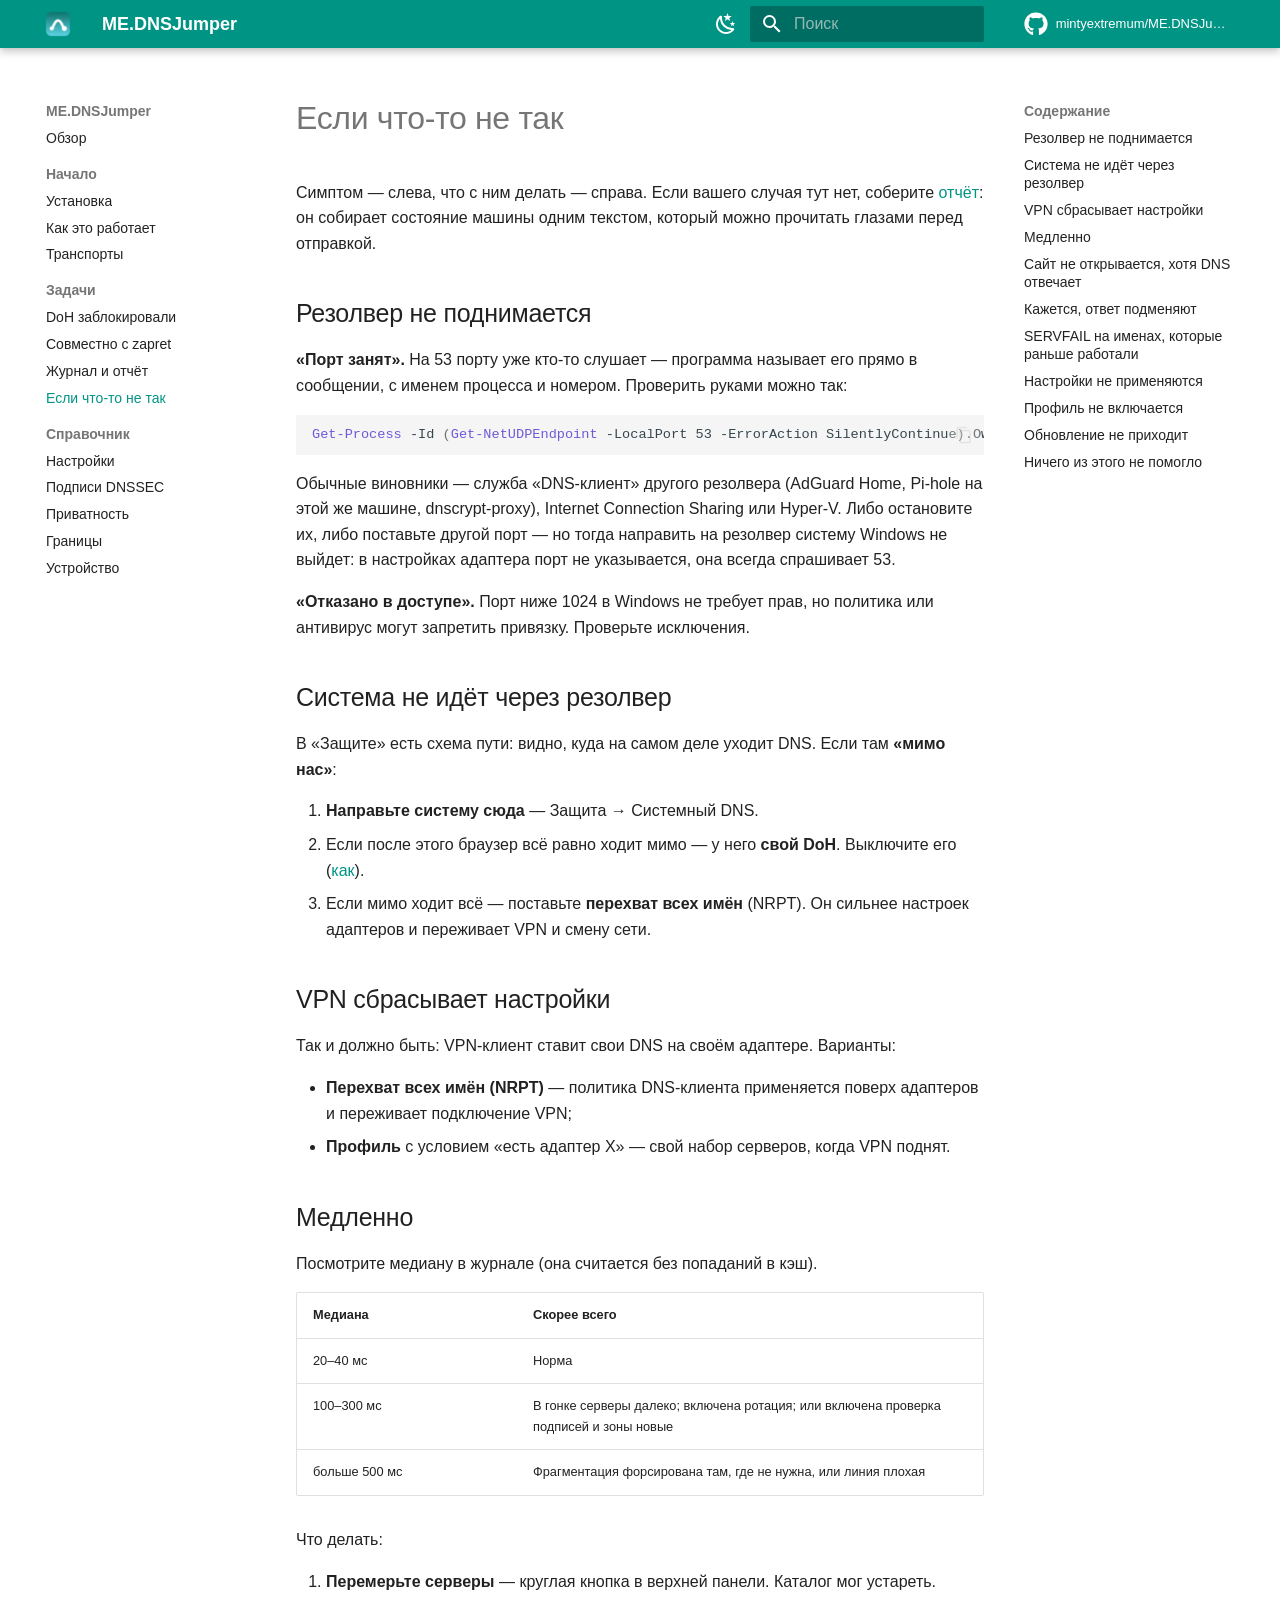
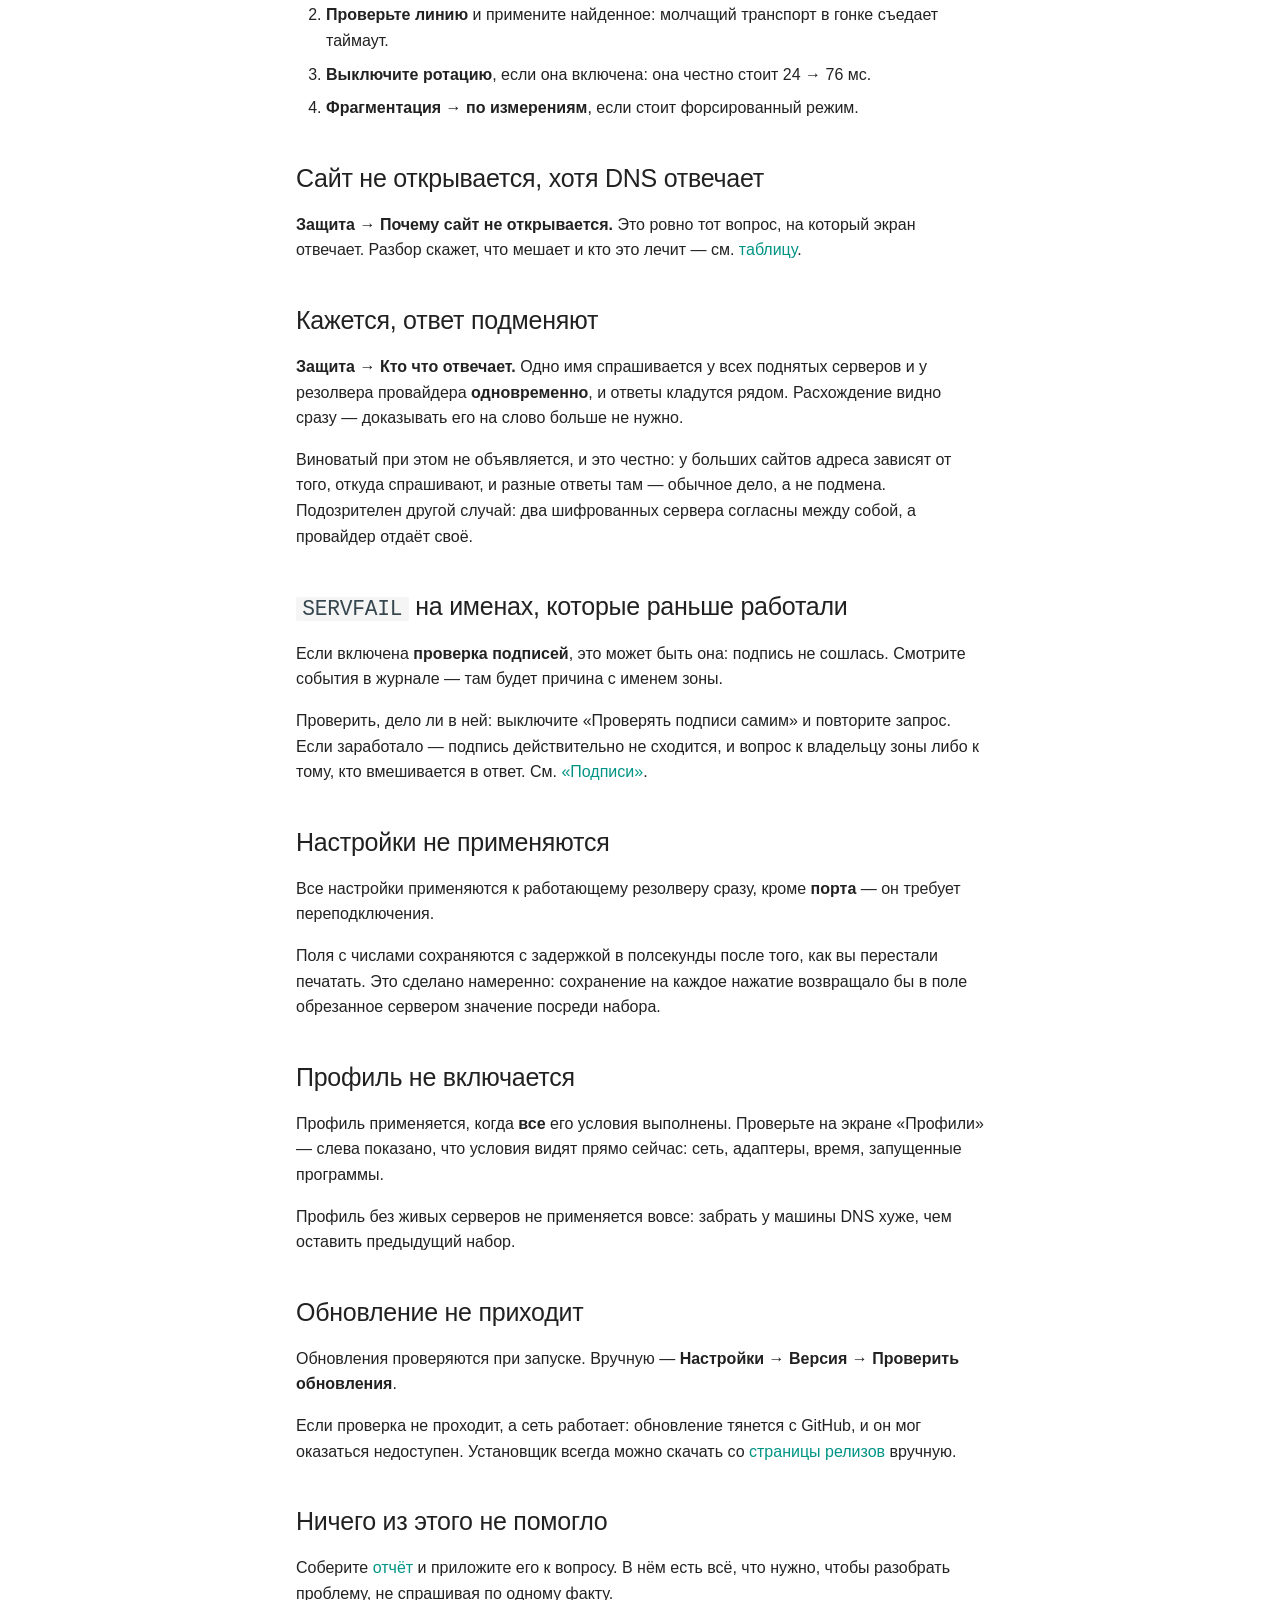
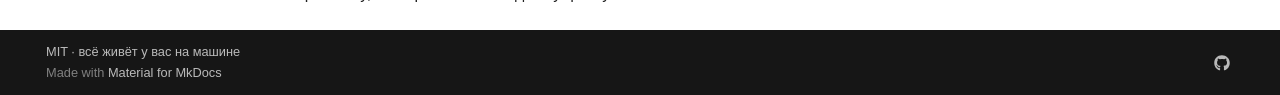
<file: troubleshooting/index.html>
<!doctype html>
<html lang="ru" class="no-js">
  <head>
    
      <meta charset="utf-8">
      <meta name="viewport" content="width=device-width,initial-scale=1">
      
        <meta name="description" content="Ваш DNS — список сайтов, куда вы ходите. Эта программа делает так, чтобы он не уходил провайдеру">
      
      
      
        <link rel="canonical" href="https://mintyextremum.github.io/ME.DNSJumper/troubleshooting/">
      
      
        <link rel="prev" href="../journal/">
      
      
        <link rel="next" href="../settings/">
      
      
        
      
      
      <link rel="icon" href="../assets/favicon.png">
      <meta name="generator" content="mkdocs-1.6.1, mkdocs-material-9.7.7">
    
    
      
        <title>Если что-то не так - ME.DNSJumper</title>
      
    
    
      <link rel="stylesheet" href="../assets/stylesheets/main.ec1eaa64.min.css">
      
        
        <link rel="stylesheet" href="../assets/stylesheets/palette.ab4e12ef.min.css">
      
      


    
    
      
    
    
      
    
    
      <link rel="stylesheet" href="../stylesheets/extra.css">
    
    <script>__md_scope=new URL("..",location),__md_hash=e=>[...e].reduce(((e,_)=>(e<<5)-e+_.charCodeAt(0)),0),__md_get=(e,_=localStorage,t=__md_scope)=>JSON.parse(_.getItem(t.pathname+"."+e)),__md_set=(e,_,t=localStorage,a=__md_scope)=>{try{t.setItem(a.pathname+"."+e,JSON.stringify(_))}catch(e){}}</script>
    
      

    
    
  </head>
  
  
    
    
      
    
    
    
    
    <body dir="ltr" data-md-color-scheme="default" data-md-color-primary="teal" data-md-color-accent="teal">
  
    
    <input class="md-toggle" data-md-toggle="drawer" type="checkbox" id="__drawer" autocomplete="off">
    <input class="md-toggle" data-md-toggle="search" type="checkbox" id="__search" autocomplete="off">
    <label class="md-overlay" for="__drawer"></label>
    <div data-md-component="skip">
      
        
        <a href="#если-что-то-не-так" class="md-skip">
          Перейти к содержанию
        </a>
      
    </div>
    <div data-md-component="announce">
      
    </div>
    
    
      

  

<header class="md-header md-header--shadow" data-md-component="header">
  <nav class="md-header__inner md-grid" aria-label="Верхний колонтитул">
    <a href=".." title="ME.DNSJumper" class="md-header__button md-logo" aria-label="ME.DNSJumper" data-md-component="logo">
      
  <img src="../assets/logo.png" alt="logo">

    </a>
    <label class="md-header__button md-icon" for="__drawer">
      
      <svg xmlns="http://www.w3.org/2000/svg" viewBox="0 0 24 24"><path d="M3 6h18v2H3zm0 5h18v2H3zm0 5h18v2H3z"/></svg>
    </label>
    <div class="md-header__title" data-md-component="header-title">
      <div class="md-header__ellipsis">
        <div class="md-header__topic">
          <span class="md-ellipsis">
            ME.DNSJumper
          </span>
        </div>
        <div class="md-header__topic" data-md-component="header-topic">
          <span class="md-ellipsis">
            
              Если что-то не так
            
          </span>
        </div>
      </div>
    </div>
    
      
        <form class="md-header__option" data-md-component="palette">
  
    
    
    
    <input class="md-option" data-md-color-media="(prefers-color-scheme: light)" data-md-color-scheme="default" data-md-color-primary="teal" data-md-color-accent="teal"  aria-label="Тёмная тема"  type="radio" name="__palette" id="__palette_0">
    
      <label class="md-header__button md-icon" title="Тёмная тема" for="__palette_1" hidden>
        <svg xmlns="http://www.w3.org/2000/svg" viewBox="0 0 24 24"><path d="m17.75 4.09-2.53 1.94.91 3.06-2.63-1.81-2.63 1.81.91-3.06-2.53-1.94L12.44 4l1.06-3 1.06 3zm3.5 6.91-1.64 1.25.59 1.98-1.7-1.17-1.7 1.17.59-1.98L15.75 11l2.06-.05L18.5 9l.69 1.95zm-2.28 4.95c.83-.08 1.72 1.1 1.19 1.85-.32.45-.66.87-1.08 1.27C15.17 23 8.84 23 4.94 19.07c-3.91-3.9-3.91-10.24 0-14.14.4-.4.82-.76 1.27-1.08.75-.53 1.93.36 1.85 1.19-.27 2.86.69 5.83 2.89 8.02a9.96 9.96 0 0 0 8.02 2.89m-1.64 2.02a12.08 12.08 0 0 1-7.8-3.47c-2.17-2.19-3.33-5-3.49-7.82-2.81 3.14-2.7 7.96.31 10.98 3.02 3.01 7.84 3.12 10.98.31"/></svg>
      </label>
    
  
    
    
    
    <input class="md-option" data-md-color-media="(prefers-color-scheme: dark)" data-md-color-scheme="slate" data-md-color-primary="teal" data-md-color-accent="teal"  aria-label="Светлая тема"  type="radio" name="__palette" id="__palette_1">
    
      <label class="md-header__button md-icon" title="Светлая тема" for="__palette_0" hidden>
        <svg xmlns="http://www.w3.org/2000/svg" viewBox="0 0 24 24"><path d="M12 7a5 5 0 0 1 5 5 5 5 0 0 1-5 5 5 5 0 0 1-5-5 5 5 0 0 1 5-5m0 2a3 3 0 0 0-3 3 3 3 0 0 0 3 3 3 3 0 0 0 3-3 3 3 0 0 0-3-3m0-7 2.39 3.42C13.65 5.15 12.84 5 12 5s-1.65.15-2.39.42zM3.34 7l4.16-.35A7.2 7.2 0 0 0 5.94 8.5c-.44.74-.69 1.5-.83 2.29zm.02 10 1.76-3.77a7.131 7.131 0 0 0 2.38 4.14zM20.65 7l-1.77 3.79a7.02 7.02 0 0 0-2.38-4.15zm-.01 10-4.14.36c.59-.51 1.12-1.14 1.54-1.86.42-.73.69-1.5.83-2.29zM12 22l-2.41-3.44c.74.27 1.55.44 2.41.44.82 0 1.63-.17 2.37-.44z"/></svg>
      </label>
    
  
</form>
      
    
    
      <script>var palette=__md_get("__palette");if(palette&&palette.color){if("(prefers-color-scheme)"===palette.color.media){var media=matchMedia("(prefers-color-scheme: light)"),input=document.querySelector(media.matches?"[data-md-color-media='(prefers-color-scheme: light)']":"[data-md-color-media='(prefers-color-scheme: dark)']");palette.color.media=input.getAttribute("data-md-color-media"),palette.color.scheme=input.getAttribute("data-md-color-scheme"),palette.color.primary=input.getAttribute("data-md-color-primary"),palette.color.accent=input.getAttribute("data-md-color-accent")}for(var[key,value]of Object.entries(palette.color))document.body.setAttribute("data-md-color-"+key,value)}</script>
    
    
    
      
      
        <label class="md-header__button md-icon" for="__search">
          
          <svg xmlns="http://www.w3.org/2000/svg" viewBox="0 0 24 24"><path d="M9.5 3A6.5 6.5 0 0 1 16 9.5c0 1.61-.59 3.09-1.56 4.23l.27.27h.79l5 5-1.5 1.5-5-5v-.79l-.27-.27A6.52 6.52 0 0 1 9.5 16 6.5 6.5 0 0 1 3 9.5 6.5 6.5 0 0 1 9.5 3m0 2C7 5 5 7 5 9.5S7 14 9.5 14 14 12 14 9.5 12 5 9.5 5"/></svg>
        </label>
        <div class="md-search" data-md-component="search" role="dialog">
  <label class="md-search__overlay" for="__search"></label>
  <div class="md-search__inner" role="search">
    <form class="md-search__form" name="search">
      <input type="text" class="md-search__input" name="query" aria-label="Поиск" placeholder="Поиск" autocapitalize="off" autocorrect="off" autocomplete="off" spellcheck="false" data-md-component="search-query" required>
      <label class="md-search__icon md-icon" for="__search">
        
        <svg xmlns="http://www.w3.org/2000/svg" viewBox="0 0 24 24"><path d="M9.5 3A6.5 6.5 0 0 1 16 9.5c0 1.61-.59 3.09-1.56 4.23l.27.27h.79l5 5-1.5 1.5-5-5v-.79l-.27-.27A6.52 6.52 0 0 1 9.5 16 6.5 6.5 0 0 1 3 9.5 6.5 6.5 0 0 1 9.5 3m0 2C7 5 5 7 5 9.5S7 14 9.5 14 14 12 14 9.5 12 5 9.5 5"/></svg>
        
        <svg xmlns="http://www.w3.org/2000/svg" viewBox="0 0 24 24"><path d="M20 11v2H8l5.5 5.5-1.42 1.42L4.16 12l7.92-7.92L13.5 5.5 8 11z"/></svg>
      </label>
      <nav class="md-search__options" aria-label="Поиск">
        
        <button type="reset" class="md-search__icon md-icon" title="Очистить" aria-label="Очистить" tabindex="-1">
          
          <svg xmlns="http://www.w3.org/2000/svg" viewBox="0 0 24 24"><path d="M19 6.41 17.59 5 12 10.59 6.41 5 5 6.41 10.59 12 5 17.59 6.41 19 12 13.41 17.59 19 19 17.59 13.41 12z"/></svg>
        </button>
      </nav>
      
    </form>
    <div class="md-search__output">
      <div class="md-search__scrollwrap" tabindex="0" data-md-scrollfix>
        <div class="md-search-result" data-md-component="search-result">
          <div class="md-search-result__meta">
            Инициализация поиска
          </div>
          <ol class="md-search-result__list" role="presentation"></ol>
        </div>
      </div>
    </div>
  </div>
</div>
      
    
    
      <div class="md-header__source">
        <a href="https://github.com/mintyextremum/ME.DNSJumper" title="Перейти к репозиторию" class="md-source" data-md-component="source">
  <div class="md-source__icon md-icon">
    
    <svg xmlns="http://www.w3.org/2000/svg" viewBox="0 0 512 512"><!--! Font Awesome Free 7.1.0 by @fontawesome - https://fontawesome.com License - https://fontawesome.com/license/free (Icons: CC BY 4.0, Fonts: SIL OFL 1.1, Code: MIT License) Copyright 2025 Fonticons, Inc.--><path d="M173.9 397.4c0 2-2.3 3.6-5.2 3.6-3.3.3-5.6-1.3-5.6-3.6 0-2 2.3-3.6 5.2-3.6 3-.3 5.6 1.3 5.6 3.6m-31.1-4.5c-.7 2 1.3 4.3 4.3 4.9 2.6 1 5.6 0 6.2-2s-1.3-4.3-4.3-5.2c-2.6-.7-5.5.3-6.2 2.3m44.2-1.7c-2.9.7-4.9 2.6-4.6 4.9.3 2 2.9 3.3 5.9 2.6 2.9-.7 4.9-2.6 4.6-4.6-.3-1.9-3-3.2-5.9-2.9M252.8 8C114.1 8 8 113.3 8 252c0 110.9 69.8 205.8 169.5 239.2 12.8 2.3 17.3-5.6 17.3-12.1 0-6.2-.3-40.4-.3-61.4 0 0-70 15-84.7-29.8 0 0-11.4-29.1-27.8-36.6 0 0-22.9-15.7 1.6-15.4 0 0 24.9 2 38.6 25.8 21.9 38.6 58.6 27.5 72.9 20.9 2.3-16 8.8-27.1 16-33.7-55.9-6.2-112.3-14.3-112.3-110.5 0-27.5 7.6-41.3 23.6-58.9-2.6-6.5-11.1-33.3 2.6-67.9 20.9-6.5 69 27 69 27 20-5.6 41.5-8.5 62.8-8.5s42.8 2.9 62.8 8.5c0 0 48.1-33.6 69-27 13.7 34.7 5.2 61.4 2.6 67.9 16 17.7 25.8 31.5 25.8 58.9 0 96.5-58.9 104.2-114.8 110.5 9.2 7.9 17 22.9 17 46.4 0 33.7-.3 75.4-.3 83.6 0 6.5 4.6 14.4 17.3 12.1C436.2 457.8 504 362.9 504 252 504 113.3 391.5 8 252.8 8M105.2 352.9c-1.3 1-1 3.3.7 5.2 1.6 1.6 3.9 2.3 5.2 1 1.3-1 1-3.3-.7-5.2-1.6-1.6-3.9-2.3-5.2-1m-10.8-8.1c-.7 1.3.3 2.9 2.3 3.9 1.6 1 3.6.7 4.3-.7.7-1.3-.3-2.9-2.3-3.9-2-.6-3.6-.3-4.3.7m32.4 35.6c-1.6 1.3-1 4.3 1.3 6.2 2.3 2.3 5.2 2.6 6.5 1 1.3-1.3.7-4.3-1.3-6.2-2.2-2.3-5.2-2.6-6.5-1m-11.4-14.7c-1.6 1-1.6 3.6 0 5.9s4.3 3.3 5.6 2.3c1.6-1.3 1.6-3.9 0-6.2-1.4-2.3-4-3.3-5.6-2"/></svg>
  </div>
  <div class="md-source__repository">
    mintyextremum/ME.DNSJumper
  </div>
</a>
      </div>
    
  </nav>
  
</header>
    
    <div class="md-container" data-md-component="container">
      
      
        
          
        
      
      <main class="md-main" data-md-component="main">
        <div class="md-main__inner md-grid">
          
            
              
              <div class="md-sidebar md-sidebar--primary" data-md-component="sidebar" data-md-type="navigation" >
                <div class="md-sidebar__scrollwrap">
                  <div class="md-sidebar__inner">
                    



<nav class="md-nav md-nav--primary" aria-label="Навигация" data-md-level="0">
  <label class="md-nav__title" for="__drawer">
    <a href=".." title="ME.DNSJumper" class="md-nav__button md-logo" aria-label="ME.DNSJumper" data-md-component="logo">
      
  <img src="../assets/logo.png" alt="logo">

    </a>
    ME.DNSJumper
  </label>
  
    <div class="md-nav__source">
      <a href="https://github.com/mintyextremum/ME.DNSJumper" title="Перейти к репозиторию" class="md-source" data-md-component="source">
  <div class="md-source__icon md-icon">
    
    <svg xmlns="http://www.w3.org/2000/svg" viewBox="0 0 512 512"><!--! Font Awesome Free 7.1.0 by @fontawesome - https://fontawesome.com License - https://fontawesome.com/license/free (Icons: CC BY 4.0, Fonts: SIL OFL 1.1, Code: MIT License) Copyright 2025 Fonticons, Inc.--><path d="M173.9 397.4c0 2-2.3 3.6-5.2 3.6-3.3.3-5.6-1.3-5.6-3.6 0-2 2.3-3.6 5.2-3.6 3-.3 5.6 1.3 5.6 3.6m-31.1-4.5c-.7 2 1.3 4.3 4.3 4.9 2.6 1 5.6 0 6.2-2s-1.3-4.3-4.3-5.2c-2.6-.7-5.5.3-6.2 2.3m44.2-1.7c-2.9.7-4.9 2.6-4.6 4.9.3 2 2.9 3.3 5.9 2.6 2.9-.7 4.9-2.6 4.6-4.6-.3-1.9-3-3.2-5.9-2.9M252.8 8C114.1 8 8 113.3 8 252c0 110.9 69.8 205.8 169.5 239.2 12.8 2.3 17.3-5.6 17.3-12.1 0-6.2-.3-40.4-.3-61.4 0 0-70 15-84.7-29.8 0 0-11.4-29.1-27.8-36.6 0 0-22.9-15.7 1.6-15.4 0 0 24.9 2 38.6 25.8 21.9 38.6 58.6 27.5 72.9 20.9 2.3-16 8.8-27.1 16-33.7-55.9-6.2-112.3-14.3-112.3-110.5 0-27.5 7.6-41.3 23.6-58.9-2.6-6.5-11.1-33.3 2.6-67.9 20.9-6.5 69 27 69 27 20-5.6 41.5-8.5 62.8-8.5s42.8 2.9 62.8 8.5c0 0 48.1-33.6 69-27 13.7 34.7 5.2 61.4 2.6 67.9 16 17.7 25.8 31.5 25.8 58.9 0 96.5-58.9 104.2-114.8 110.5 9.2 7.9 17 22.9 17 46.4 0 33.7-.3 75.4-.3 83.6 0 6.5 4.6 14.4 17.3 12.1C436.2 457.8 504 362.9 504 252 504 113.3 391.5 8 252.8 8M105.2 352.9c-1.3 1-1 3.3.7 5.2 1.6 1.6 3.9 2.3 5.2 1 1.3-1 1-3.3-.7-5.2-1.6-1.6-3.9-2.3-5.2-1m-10.8-8.1c-.7 1.3.3 2.9 2.3 3.9 1.6 1 3.6.7 4.3-.7.7-1.3-.3-2.9-2.3-3.9-2-.6-3.6-.3-4.3.7m32.4 35.6c-1.6 1.3-1 4.3 1.3 6.2 2.3 2.3 5.2 2.6 6.5 1 1.3-1.3.7-4.3-1.3-6.2-2.2-2.3-5.2-2.6-6.5-1m-11.4-14.7c-1.6 1-1.6 3.6 0 5.9s4.3 3.3 5.6 2.3c1.6-1.3 1.6-3.9 0-6.2-1.4-2.3-4-3.3-5.6-2"/></svg>
  </div>
  <div class="md-source__repository">
    mintyextremum/ME.DNSJumper
  </div>
</a>
    </div>
  
  <ul class="md-nav__list" data-md-scrollfix>
    
      
      
  
  
  
  
    <li class="md-nav__item">
      <a href=".." class="md-nav__link">
        
  
  
  <span class="md-ellipsis">
    
  
    Обзор
  

    
  </span>
  
  

      </a>
    </li>
  

    
      
      
  
  
  
  
    
    
    
    
      
        
        
      
    
    
    <li class="md-nav__item md-nav__item--section md-nav__item--nested">
      
        
        
        <input class="md-nav__toggle md-toggle " type="checkbox" id="__nav_2" >
        
          
          <label class="md-nav__link" for="__nav_2" id="__nav_2_label" tabindex="">
            
  
  
  <span class="md-ellipsis">
    
  
    Начало
  

    
  </span>
  
  

            <span class="md-nav__icon md-icon"></span>
          </label>
        
        <nav class="md-nav" data-md-level="1" aria-labelledby="__nav_2_label" aria-expanded="false">
          <label class="md-nav__title" for="__nav_2">
            <span class="md-nav__icon md-icon"></span>
            
  
    Начало
  

          </label>
          <ul class="md-nav__list" data-md-scrollfix>
            
              
                
  
  
  
  
    <li class="md-nav__item">
      <a href="../install/" class="md-nav__link">
        
  
  
  <span class="md-ellipsis">
    
  
    Установка
  

    
  </span>
  
  

      </a>
    </li>
  

              
            
              
                
  
  
  
  
    <li class="md-nav__item">
      <a href="../how-it-works/" class="md-nav__link">
        
  
  
  <span class="md-ellipsis">
    
  
    Как это работает
  

    
  </span>
  
  

      </a>
    </li>
  

              
            
              
                
  
  
  
  
    <li class="md-nav__item">
      <a href="../transports/" class="md-nav__link">
        
  
  
  <span class="md-ellipsis">
    
  
    Транспорты
  

    
  </span>
  
  

      </a>
    </li>
  

              
            
          </ul>
        </nav>
      
    </li>
  

    
      
      
  
  
    
  
  
  
    
    
    
    
      
        
        
      
    
    
    <li class="md-nav__item md-nav__item--active md-nav__item--section md-nav__item--nested">
      
        
        
        <input class="md-nav__toggle md-toggle " type="checkbox" id="__nav_3" checked>
        
          
          <label class="md-nav__link" for="__nav_3" id="__nav_3_label" tabindex="">
            
  
  
  <span class="md-ellipsis">
    
  
    Задачи
  

    
  </span>
  
  

            <span class="md-nav__icon md-icon"></span>
          </label>
        
        <nav class="md-nav" data-md-level="1" aria-labelledby="__nav_3_label" aria-expanded="true">
          <label class="md-nav__title" for="__nav_3">
            <span class="md-nav__icon md-icon"></span>
            
  
    Задачи
  

          </label>
          <ul class="md-nav__list" data-md-scrollfix>
            
              
                
  
  
  
  
    <li class="md-nav__item">
      <a href="../blocking/" class="md-nav__link">
        
  
  
  <span class="md-ellipsis">
    
  
    DoH заблокировали
  

    
  </span>
  
  

      </a>
    </li>
  

              
            
              
                
  
  
  
  
    <li class="md-nav__item">
      <a href="../zapret/" class="md-nav__link">
        
  
  
  <span class="md-ellipsis">
    
  
    Совместно с zapret
  

    
  </span>
  
  

      </a>
    </li>
  

              
            
              
                
  
  
  
  
    <li class="md-nav__item">
      <a href="../journal/" class="md-nav__link">
        
  
  
  <span class="md-ellipsis">
    
  
    Журнал и отчёт
  

    
  </span>
  
  

      </a>
    </li>
  

              
            
              
                
  
  
    
  
  
  
    <li class="md-nav__item md-nav__item--active">
      
      <input class="md-nav__toggle md-toggle" type="checkbox" id="__toc">
      
      
        
      
      
        <label class="md-nav__link md-nav__link--active" for="__toc">
          
  
  
  <span class="md-ellipsis">
    
  
    Если что-то не так
  

    
  </span>
  
  

          <span class="md-nav__icon md-icon"></span>
        </label>
      
      <a href="./" class="md-nav__link md-nav__link--active">
        
  
  
  <span class="md-ellipsis">
    
  
    Если что-то не так
  

    
  </span>
  
  

      </a>
      
        

<nav class="md-nav md-nav--secondary" aria-label="Содержание">
  
  
  
    
  
  
    <label class="md-nav__title" for="__toc">
      <span class="md-nav__icon md-icon"></span>
      Содержание
    </label>
    <ul class="md-nav__list" data-md-component="toc" data-md-scrollfix>
      
        <li class="md-nav__item">
  <a href="#резолвер-не-поднимается" class="md-nav__link">
    <span class="md-ellipsis">
      
        Резолвер не поднимается
      
    </span>
  </a>
  
</li>
      
        <li class="md-nav__item">
  <a href="#система-не-идёт-через-резолвер" class="md-nav__link">
    <span class="md-ellipsis">
      
        Система не идёт через резолвер
      
    </span>
  </a>
  
</li>
      
        <li class="md-nav__item">
  <a href="#vpn-сбрасывает-настройки" class="md-nav__link">
    <span class="md-ellipsis">
      
        VPN сбрасывает настройки
      
    </span>
  </a>
  
</li>
      
        <li class="md-nav__item">
  <a href="#медленно" class="md-nav__link">
    <span class="md-ellipsis">
      
        Медленно
      
    </span>
  </a>
  
</li>
      
        <li class="md-nav__item">
  <a href="#сайт-не-открывается-хотя-dns-отвечает" class="md-nav__link">
    <span class="md-ellipsis">
      
        Сайт не открывается, хотя DNS отвечает
      
    </span>
  </a>
  
</li>
      
        <li class="md-nav__item">
  <a href="#кажется-ответ-подменяют" class="md-nav__link">
    <span class="md-ellipsis">
      
        Кажется, ответ подменяют
      
    </span>
  </a>
  
</li>
      
        <li class="md-nav__item">
  <a href="#servfail-на-именах-которые-раньше-работали" class="md-nav__link">
    <span class="md-ellipsis">
      
        SERVFAIL на именах, которые раньше работали
      
    </span>
  </a>
  
</li>
      
        <li class="md-nav__item">
  <a href="#настройки-не-применяются" class="md-nav__link">
    <span class="md-ellipsis">
      
        Настройки не применяются
      
    </span>
  </a>
  
</li>
      
        <li class="md-nav__item">
  <a href="#профиль-не-включается" class="md-nav__link">
    <span class="md-ellipsis">
      
        Профиль не включается
      
    </span>
  </a>
  
</li>
      
        <li class="md-nav__item">
  <a href="#обновление-не-приходит" class="md-nav__link">
    <span class="md-ellipsis">
      
        Обновление не приходит
      
    </span>
  </a>
  
</li>
      
        <li class="md-nav__item">
  <a href="#ничего-из-этого-не-помогло" class="md-nav__link">
    <span class="md-ellipsis">
      
        Ничего из этого не помогло
      
    </span>
  </a>
  
</li>
      
    </ul>
  
</nav>
      
    </li>
  

              
            
          </ul>
        </nav>
      
    </li>
  

    
      
      
  
  
  
  
    
    
    
    
      
        
        
      
    
    
    <li class="md-nav__item md-nav__item--section md-nav__item--nested">
      
        
        
        <input class="md-nav__toggle md-toggle " type="checkbox" id="__nav_4" >
        
          
          <label class="md-nav__link" for="__nav_4" id="__nav_4_label" tabindex="">
            
  
  
  <span class="md-ellipsis">
    
  
    Справочник
  

    
  </span>
  
  

            <span class="md-nav__icon md-icon"></span>
          </label>
        
        <nav class="md-nav" data-md-level="1" aria-labelledby="__nav_4_label" aria-expanded="false">
          <label class="md-nav__title" for="__nav_4">
            <span class="md-nav__icon md-icon"></span>
            
  
    Справочник
  

          </label>
          <ul class="md-nav__list" data-md-scrollfix>
            
              
                
  
  
  
  
    <li class="md-nav__item">
      <a href="../settings/" class="md-nav__link">
        
  
  
  <span class="md-ellipsis">
    
  
    Настройки
  

    
  </span>
  
  

      </a>
    </li>
  

              
            
              
                
  
  
  
  
    <li class="md-nav__item">
      <a href="../dnssec/" class="md-nav__link">
        
  
  
  <span class="md-ellipsis">
    
  
    Подписи DNSSEC
  

    
  </span>
  
  

      </a>
    </li>
  

              
            
              
                
  
  
  
  
    <li class="md-nav__item">
      <a href="../privacy/" class="md-nav__link">
        
  
  
  <span class="md-ellipsis">
    
  
    Приватность
  

    
  </span>
  
  

      </a>
    </li>
  

              
            
              
                
  
  
  
  
    <li class="md-nav__item">
      <a href="../limits/" class="md-nav__link">
        
  
  
  <span class="md-ellipsis">
    
  
    Границы
  

    
  </span>
  
  

      </a>
    </li>
  

              
            
              
                
  
  
  
  
    <li class="md-nav__item">
      <a href="../architecture/" class="md-nav__link">
        
  
  
  <span class="md-ellipsis">
    
  
    Устройство
  

    
  </span>
  
  

      </a>
    </li>
  

              
            
          </ul>
        </nav>
      
    </li>
  

    
  </ul>
</nav>
                  </div>
                </div>
              </div>
            
            
              
              <div class="md-sidebar md-sidebar--secondary" data-md-component="sidebar" data-md-type="toc" >
                <div class="md-sidebar__scrollwrap">
                  <div class="md-sidebar__inner">
                    

<nav class="md-nav md-nav--secondary" aria-label="Содержание">
  
  
  
    
  
  
    <label class="md-nav__title" for="__toc">
      <span class="md-nav__icon md-icon"></span>
      Содержание
    </label>
    <ul class="md-nav__list" data-md-component="toc" data-md-scrollfix>
      
        <li class="md-nav__item">
  <a href="#резолвер-не-поднимается" class="md-nav__link">
    <span class="md-ellipsis">
      
        Резолвер не поднимается
      
    </span>
  </a>
  
</li>
      
        <li class="md-nav__item">
  <a href="#система-не-идёт-через-резолвер" class="md-nav__link">
    <span class="md-ellipsis">
      
        Система не идёт через резолвер
      
    </span>
  </a>
  
</li>
      
        <li class="md-nav__item">
  <a href="#vpn-сбрасывает-настройки" class="md-nav__link">
    <span class="md-ellipsis">
      
        VPN сбрасывает настройки
      
    </span>
  </a>
  
</li>
      
        <li class="md-nav__item">
  <a href="#медленно" class="md-nav__link">
    <span class="md-ellipsis">
      
        Медленно
      
    </span>
  </a>
  
</li>
      
        <li class="md-nav__item">
  <a href="#сайт-не-открывается-хотя-dns-отвечает" class="md-nav__link">
    <span class="md-ellipsis">
      
        Сайт не открывается, хотя DNS отвечает
      
    </span>
  </a>
  
</li>
      
        <li class="md-nav__item">
  <a href="#кажется-ответ-подменяют" class="md-nav__link">
    <span class="md-ellipsis">
      
        Кажется, ответ подменяют
      
    </span>
  </a>
  
</li>
      
        <li class="md-nav__item">
  <a href="#servfail-на-именах-которые-раньше-работали" class="md-nav__link">
    <span class="md-ellipsis">
      
        SERVFAIL на именах, которые раньше работали
      
    </span>
  </a>
  
</li>
      
        <li class="md-nav__item">
  <a href="#настройки-не-применяются" class="md-nav__link">
    <span class="md-ellipsis">
      
        Настройки не применяются
      
    </span>
  </a>
  
</li>
      
        <li class="md-nav__item">
  <a href="#профиль-не-включается" class="md-nav__link">
    <span class="md-ellipsis">
      
        Профиль не включается
      
    </span>
  </a>
  
</li>
      
        <li class="md-nav__item">
  <a href="#обновление-не-приходит" class="md-nav__link">
    <span class="md-ellipsis">
      
        Обновление не приходит
      
    </span>
  </a>
  
</li>
      
        <li class="md-nav__item">
  <a href="#ничего-из-этого-не-помогло" class="md-nav__link">
    <span class="md-ellipsis">
      
        Ничего из этого не помогло
      
    </span>
  </a>
  
</li>
      
    </ul>
  
</nav>
                  </div>
                </div>
              </div>
            
          
          
            <div class="md-content" data-md-component="content">
              
              <article class="md-content__inner md-typeset">
                
                  



<h1 id="если-что-то-не-так">Если что-то не так<a class="headerlink" href="#если-что-то-не-так" title="Permanent link">&para;</a></h1>
<p>Симптом — слева, что с ним делать — справа. Если вашего случая тут нет, соберите
<a href="../journal/#отчёт-для-разбора-проблемы">отчёт</a>: он собирает состояние машины одним текстом,
который можно прочитать глазами перед отправкой.</p>
<h2 id="резолвер-не-поднимается">Резолвер не поднимается<a class="headerlink" href="#резолвер-не-поднимается" title="Permanent link">&para;</a></h2>
<p><strong>«Порт занят».</strong> На 53 порту уже кто-то слушает — программа называет его прямо в сообщении,
с именем процесса и номером. Проверить руками можно так:</p>
<div class="highlight"><pre><span></span><code><a id="__codelineno-0-1" name="__codelineno-0-1" href="#__codelineno-0-1"></a><span class="nb">Get-Process</span> <span class="n">-Id</span> <span class="p">(</span><span class="nb">Get-NetUDPEndpoint</span> <span class="n">-LocalPort</span> <span class="n">53</span> <span class="n">-ErrorAction</span> <span class="n">SilentlyContinue</span><span class="p">).</span><span class="n">OwningProcess</span>
</code></pre></div>
<p>Обычные виновники — служба «DNS-клиент» другого резолвера (AdGuard Home, Pi-hole на этой же
машине, dnscrypt-proxy), Internet Connection Sharing или Hyper-V. Либо остановите их, либо
поставьте другой порт — но тогда направить на резолвер систему Windows не выйдет: в
настройках адаптера порт не указывается, она всегда спрашивает 53.</p>
<p><strong>«Отказано в доступе».</strong> Порт ниже 1024 в Windows не требует прав, но политика или
антивирус могут запретить привязку. Проверьте исключения.</p>
<h2 id="система-не-идёт-через-резолвер">Система не идёт через резолвер<a class="headerlink" href="#система-не-идёт-через-резолвер" title="Permanent link">&para;</a></h2>
<p>В «Защите» есть схема пути: видно, куда на самом деле уходит DNS. Если там <strong>«мимо нас»</strong>:</p>
<ol>
<li><strong>Направьте систему сюда</strong> — Защита → Системный DNS.</li>
<li>Если после этого браузер всё равно ходит мимо — у него <strong>свой DoH</strong>. Выключите его
   (<a href="../blocking/#4-отключите-doh-в-браузере">как</a>).</li>
<li>Если мимо ходит всё — поставьте <strong>перехват всех имён</strong> (NRPT). Он сильнее настроек
   адаптеров и переживает VPN и смену сети.</li>
</ol>
<h2 id="vpn-сбрасывает-настройки">VPN сбрасывает настройки<a class="headerlink" href="#vpn-сбрасывает-настройки" title="Permanent link">&para;</a></h2>
<p>Так и должно быть: VPN-клиент ставит свои DNS на своём адаптере. Варианты:</p>
<ul>
<li><strong>Перехват всех имён (NRPT)</strong> — политика DNS-клиента применяется поверх адаптеров и
  переживает подключение VPN;</li>
<li><strong>Профиль</strong> с условием «есть адаптер X» — свой набор серверов, когда VPN поднят.</li>
</ul>
<h2 id="медленно">Медленно<a class="headerlink" href="#медленно" title="Permanent link">&para;</a></h2>
<p>Посмотрите медиану в журнале (она считается без попаданий в кэш).</p>
<table>
<thead>
<tr>
<th>Медиана</th>
<th>Скорее всего</th>
</tr>
</thead>
<tbody>
<tr>
<td>20–40 мс</td>
<td>Норма</td>
</tr>
<tr>
<td>100–300 мс</td>
<td>В гонке серверы далеко; включена ротация; или включена проверка подписей и зоны новые</td>
</tr>
<tr>
<td>больше 500 мс</td>
<td>Фрагментация форсирована там, где не нужна, или линия плохая</td>
</tr>
</tbody>
</table>
<p>Что делать:</p>
<ol>
<li><strong>Перемерьте серверы</strong> — круглая кнопка в верхней панели. Каталог мог устареть.</li>
<li><strong>Проверьте линию</strong> и примените найденное: молчащий транспорт в гонке съедает таймаут.</li>
<li><strong>Выключите ротацию</strong>, если она включена: она честно стоит 24 → 76 мс.</li>
<li><strong>Фрагментация → по измерениям</strong>, если стоит форсированный режим.</li>
</ol>
<h2 id="сайт-не-открывается-хотя-dns-отвечает">Сайт не открывается, хотя DNS отвечает<a class="headerlink" href="#сайт-не-открывается-хотя-dns-отвечает" title="Permanent link">&para;</a></h2>
<p><strong>Защита → Почему сайт не открывается.</strong> Это ровно тот вопрос, на который экран отвечает.
Разбор скажет, что мешает и кто это лечит — см. <a href="../blocking/#5-не-грузится-конкретный-сайт--разберите-его">таблицу</a>.</p>
<h2 id="кажется-ответ-подменяют">Кажется, ответ подменяют<a class="headerlink" href="#кажется-ответ-подменяют" title="Permanent link">&para;</a></h2>
<p><strong>Защита → Кто что отвечает.</strong> Одно имя спрашивается у всех поднятых серверов и у резолвера
провайдера <strong>одновременно</strong>, и ответы кладутся рядом. Расхождение видно сразу — доказывать
его на слово больше не нужно.</p>
<p>Виноватый при этом не объявляется, и это честно: у больших сайтов адреса зависят от того,
откуда спрашивают, и разные ответы там — обычное дело, а не подмена. Подозрителен другой
случай: два шифрованных сервера согласны между собой, а провайдер отдаёт своё.</p>
<h2 id="servfail-на-именах-которые-раньше-работали"><code>SERVFAIL</code> на именах, которые раньше работали<a class="headerlink" href="#servfail-на-именах-которые-раньше-работали" title="Permanent link">&para;</a></h2>
<p>Если включена <strong>проверка подписей</strong>, это может быть она: подпись не сошлась. Смотрите
события в журнале — там будет причина с именем зоны.</p>
<p>Проверить, дело ли в ней: выключите «Проверять подписи самим» и повторите запрос. Если
заработало — подпись действительно не сходится, и вопрос к владельцу зоны либо к тому, кто
вмешивается в ответ. См. <a href="../dnssec/">«Подписи»</a>.</p>
<h2 id="настройки-не-применяются">Настройки не применяются<a class="headerlink" href="#настройки-не-применяются" title="Permanent link">&para;</a></h2>
<p>Все настройки применяются к работающему резолверу сразу, кроме <strong>порта</strong> — он требует
переподключения.</p>
<p>Поля с числами сохраняются с задержкой в полсекунды после того, как вы перестали печатать.
Это сделано намеренно: сохранение на каждое нажатие возвращало бы в поле обрезанное сервером
значение посреди набора.</p>
<h2 id="профиль-не-включается">Профиль не включается<a class="headerlink" href="#профиль-не-включается" title="Permanent link">&para;</a></h2>
<p>Профиль применяется, когда <strong>все</strong> его условия выполнены. Проверьте на экране «Профили» —
слева показано, что условия видят прямо сейчас: сеть, адаптеры, время, запущенные программы.</p>
<p>Профиль без живых серверов не применяется вовсе: забрать у машины DNS хуже, чем оставить
предыдущий набор.</p>
<h2 id="обновление-не-приходит">Обновление не приходит<a class="headerlink" href="#обновление-не-приходит" title="Permanent link">&para;</a></h2>
<p>Обновления проверяются при запуске. Вручную — <strong>Настройки → Версия → Проверить обновления</strong>.</p>
<p>Если проверка не проходит, а сеть работает: обновление тянется с GitHub, и он мог оказаться
недоступен. Установщик всегда можно скачать со
<a href="https://github.com/mintyextremum/ME.DNSJumper/releases/latest">страницы релизов</a> вручную.</p>
<h2 id="ничего-из-этого-не-помогло">Ничего из этого не помогло<a class="headerlink" href="#ничего-из-этого-не-помогло" title="Permanent link">&para;</a></h2>
<p>Соберите <a href="../journal/#отчёт-для-разбора-проблемы">отчёт</a> и приложите его к вопросу. В нём
есть всё, что нужно, чтобы разобрать проблему, не спрашивая по одному факту.</p>












                
              </article>
            </div>
          
          
<script>var target=document.getElementById(location.hash.slice(1));target&&target.name&&(target.checked=target.name.startsWith("__tabbed_"))</script>
        </div>
        
          <button type="button" class="md-top md-icon" data-md-component="top" hidden>
  
  <svg xmlns="http://www.w3.org/2000/svg" viewBox="0 0 24 24"><path d="M13 20h-2V8l-5.5 5.5-1.42-1.42L12 4.16l7.92 7.92-1.42 1.42L13 8z"/></svg>
  К началу
</button>
        
      </main>
      
        <footer class="md-footer">
  
  <div class="md-footer-meta md-typeset">
    <div class="md-footer-meta__inner md-grid">
      <div class="md-copyright">
  
    <div class="md-copyright__highlight">
      MIT · всё живёт у вас на машине
    </div>
  
  
    Made with
    <a href="https://squidfunk.github.io/mkdocs-material/" target="_blank" rel="noopener">
      Material for MkDocs
    </a>
  
</div>
      
        
<div class="md-social">
  
    
    
    
    
      
      
    
    <a href="https://github.com/mintyextremum/ME.DNSJumper" target="_blank" rel="noopener" title="github.com" class="md-social__link">
      <svg xmlns="http://www.w3.org/2000/svg" viewBox="0 0 512 512"><!--! Font Awesome Free 7.1.0 by @fontawesome - https://fontawesome.com License - https://fontawesome.com/license/free (Icons: CC BY 4.0, Fonts: SIL OFL 1.1, Code: MIT License) Copyright 2025 Fonticons, Inc.--><path d="M173.9 397.4c0 2-2.3 3.6-5.2 3.6-3.3.3-5.6-1.3-5.6-3.6 0-2 2.3-3.6 5.2-3.6 3-.3 5.6 1.3 5.6 3.6m-31.1-4.5c-.7 2 1.3 4.3 4.3 4.9 2.6 1 5.6 0 6.2-2s-1.3-4.3-4.3-5.2c-2.6-.7-5.5.3-6.2 2.3m44.2-1.7c-2.9.7-4.9 2.6-4.6 4.9.3 2 2.9 3.3 5.9 2.6 2.9-.7 4.9-2.6 4.6-4.6-.3-1.9-3-3.2-5.9-2.9M252.8 8C114.1 8 8 113.3 8 252c0 110.9 69.8 205.8 169.5 239.2 12.8 2.3 17.3-5.6 17.3-12.1 0-6.2-.3-40.4-.3-61.4 0 0-70 15-84.7-29.8 0 0-11.4-29.1-27.8-36.6 0 0-22.9-15.7 1.6-15.4 0 0 24.9 2 38.6 25.8 21.9 38.6 58.6 27.5 72.9 20.9 2.3-16 8.8-27.1 16-33.7-55.9-6.2-112.3-14.3-112.3-110.5 0-27.5 7.6-41.3 23.6-58.9-2.6-6.5-11.1-33.3 2.6-67.9 20.9-6.5 69 27 69 27 20-5.6 41.5-8.5 62.8-8.5s42.8 2.9 62.8 8.5c0 0 48.1-33.6 69-27 13.7 34.7 5.2 61.4 2.6 67.9 16 17.7 25.8 31.5 25.8 58.9 0 96.5-58.9 104.2-114.8 110.5 9.2 7.9 17 22.9 17 46.4 0 33.7-.3 75.4-.3 83.6 0 6.5 4.6 14.4 17.3 12.1C436.2 457.8 504 362.9 504 252 504 113.3 391.5 8 252.8 8M105.2 352.9c-1.3 1-1 3.3.7 5.2 1.6 1.6 3.9 2.3 5.2 1 1.3-1 1-3.3-.7-5.2-1.6-1.6-3.9-2.3-5.2-1m-10.8-8.1c-.7 1.3.3 2.9 2.3 3.9 1.6 1 3.6.7 4.3-.7.7-1.3-.3-2.9-2.3-3.9-2-.6-3.6-.3-4.3.7m32.4 35.6c-1.6 1.3-1 4.3 1.3 6.2 2.3 2.3 5.2 2.6 6.5 1 1.3-1.3.7-4.3-1.3-6.2-2.2-2.3-5.2-2.6-6.5-1m-11.4-14.7c-1.6 1-1.6 3.6 0 5.9s4.3 3.3 5.6 2.3c1.6-1.3 1.6-3.9 0-6.2-1.4-2.3-4-3.3-5.6-2"/></svg>
    </a>
  
</div>
      
    </div>
  </div>
</footer>
      
    </div>
    <div class="md-dialog" data-md-component="dialog">
      <div class="md-dialog__inner md-typeset"></div>
    </div>
    
    
    
      
      
      <script id="__config" type="application/json">{"annotate": null, "base": "..", "features": ["navigation.instant", "navigation.tracking", "navigation.sections", "navigation.top", "content.code.copy", "search.highlight", "toc.follow"], "search": "../assets/javascripts/workers/search.2c215733.min.js", "tags": null, "translations": {"clipboard.copied": "\u0421\u043a\u043e\u043f\u0438\u0440\u043e\u0432\u0430\u043d\u043e \u0432 \u0431\u0443\u0444\u0435\u0440", "clipboard.copy": "\u041a\u043e\u043f\u0438\u0440\u043e\u0432\u0430\u0442\u044c \u0432 \u0431\u0443\u0444\u0435\u0440", "search.result.more.one": "\u0415\u0449\u0451 1 \u043d\u0430 \u044d\u0442\u043e\u0439 \u0441\u0442\u0440\u0430\u043d\u0438\u0446\u0435", "search.result.more.other": "\u0415\u0449\u0451 # \u043d\u0430 \u044d\u0442\u043e\u0439 \u0441\u0442\u0440\u0430\u043d\u0438\u0446\u0435", "search.result.none": "\u0421\u043e\u0432\u043f\u0430\u0434\u0435\u043d\u0438\u0439 \u043d\u0435 \u043d\u0430\u0439\u0434\u0435\u043d\u043e", "search.result.one": "\u041d\u0430\u0439\u0434\u0435\u043d\u043e 1 \u0441\u043e\u0432\u043f\u0430\u0434\u0435\u043d\u0438\u0435", "search.result.other": "\u041d\u0430\u0439\u0434\u0435\u043d\u043e \u0441\u043e\u0432\u043f\u0430\u0434\u0435\u043d\u0438\u0439: #", "search.result.placeholder": "\u041d\u0430\u0447\u043d\u0438\u0442\u0435 \u043f\u0435\u0447\u0430\u0442\u0430\u0442\u044c \u0434\u043b\u044f \u043f\u043e\u0438\u0441\u043a\u0430", "search.result.term.missing": "\u041e\u0442\u0441\u0443\u0442\u0441\u0442\u0432\u0443\u0435\u0442", "select.version": "\u0412\u044b\u0431\u0435\u0440\u0438\u0442\u0435 \u0432\u0435\u0440\u0441\u0438\u044e"}, "version": null}</script>
    
    
      <script src="../assets/javascripts/bundle.d7400e89.min.js"></script>
      
    
  </body>
</html>
</file>
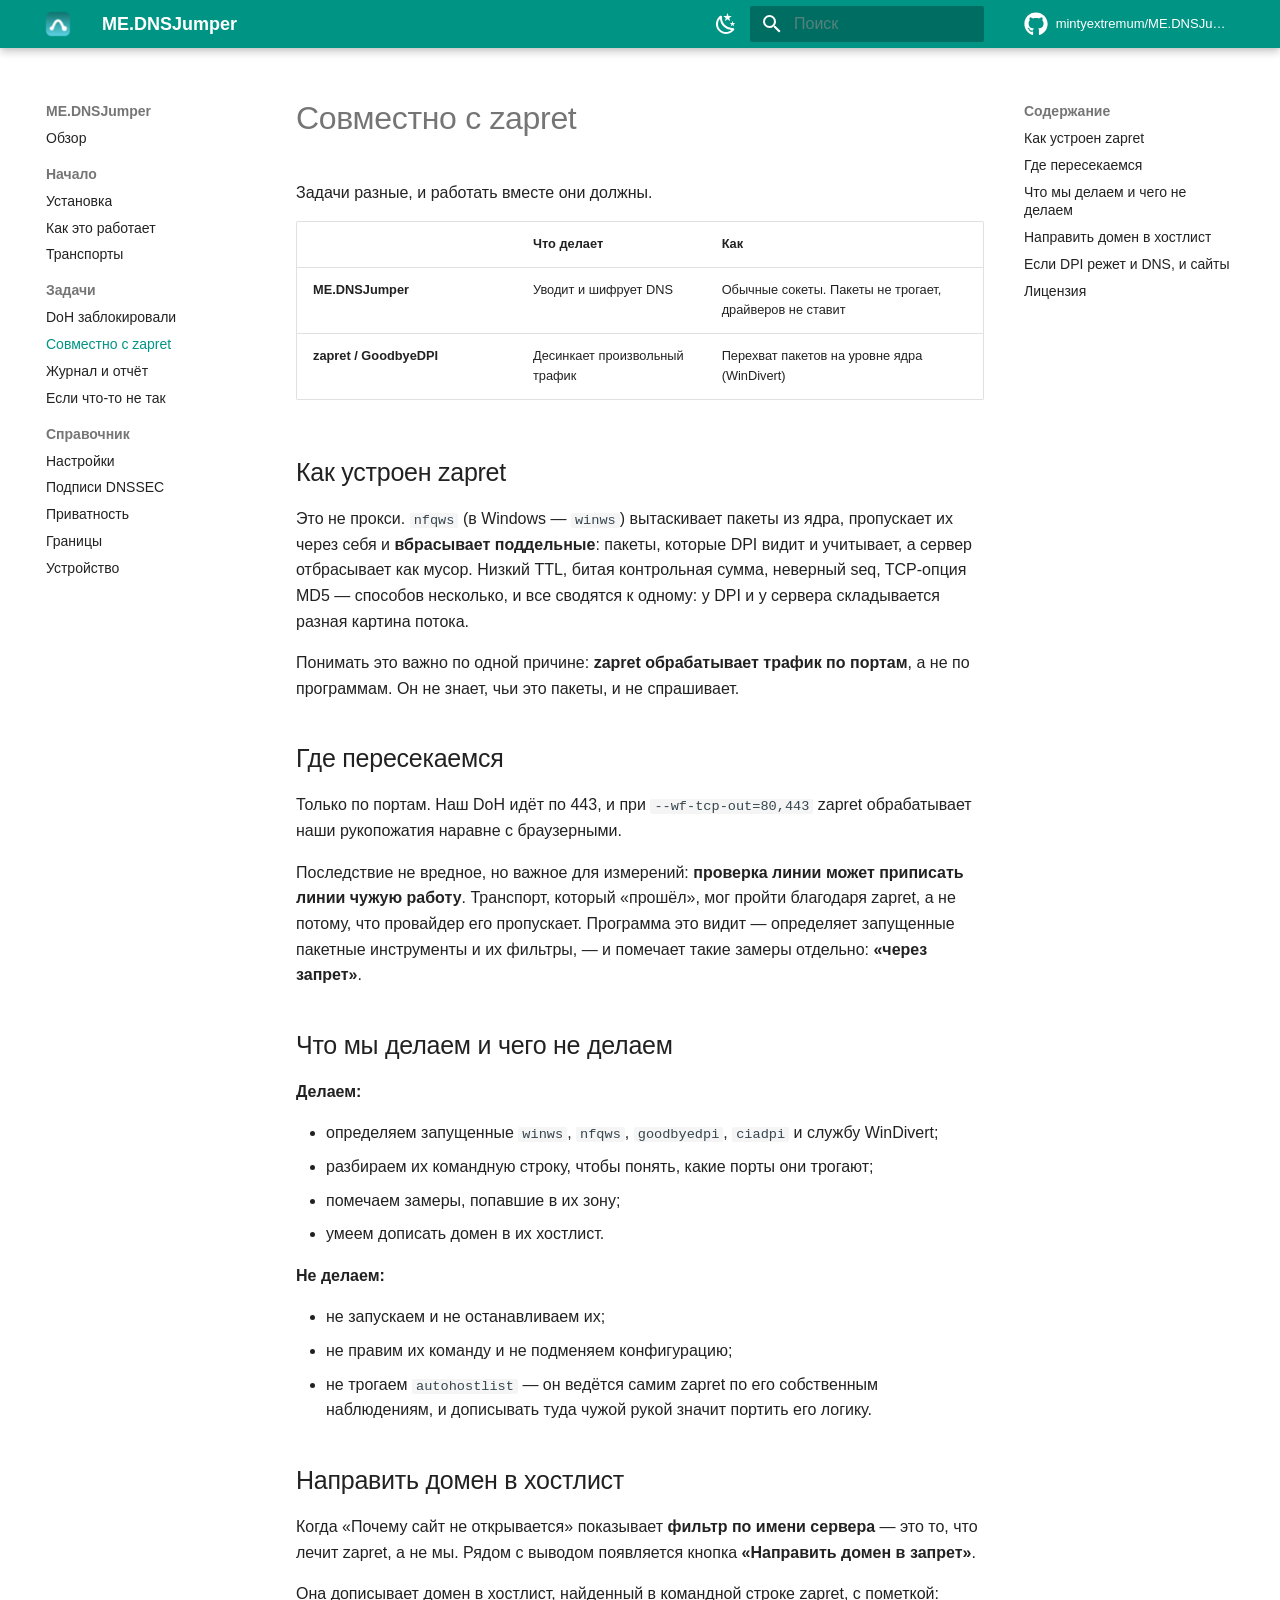
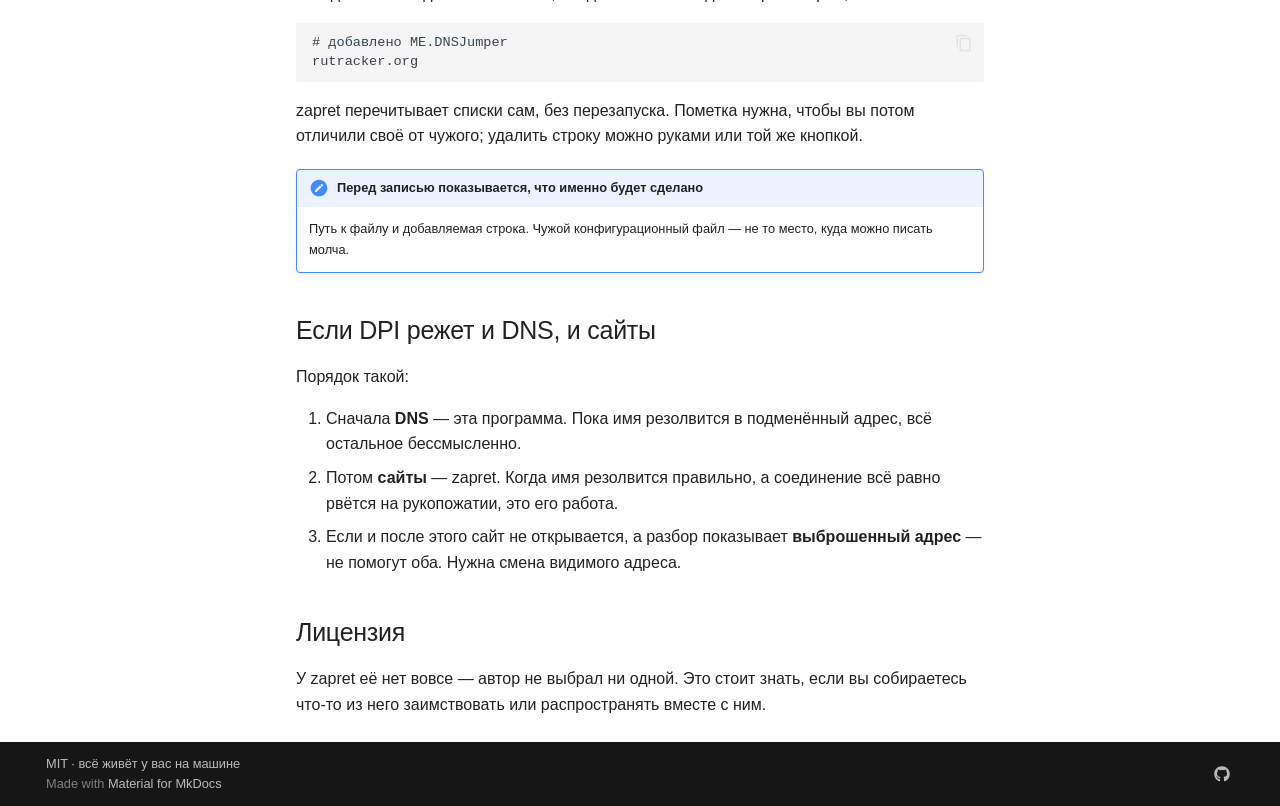
<file: zapret/index.html>
<!doctype html>
<html lang="ru" class="no-js">
  <head>
    
      <meta charset="utf-8">
      <meta name="viewport" content="width=device-width,initial-scale=1">
      
        <meta name="description" content="Ваш DNS — список сайтов, куда вы ходите. Эта программа делает так, чтобы он не уходил провайдеру">
      
      
      
        <link rel="canonical" href="https://mintyextremum.github.io/ME.DNSJumper/zapret/">
      
      
        <link rel="prev" href="../blocking/">
      
      
        <link rel="next" href="../journal/">
      
      
        
      
      
      <link rel="icon" href="../assets/favicon.png">
      <meta name="generator" content="mkdocs-1.6.1, mkdocs-material-9.7.7">
    
    
      
        <title>Совместно с zapret - ME.DNSJumper</title>
      
    
    
      <link rel="stylesheet" href="../assets/stylesheets/main.ec1eaa64.min.css">
      
        
        <link rel="stylesheet" href="../assets/stylesheets/palette.ab4e12ef.min.css">
      
      


    
    
      
    
    
      
    
    
      <link rel="stylesheet" href="../stylesheets/extra.css">
    
    <script>__md_scope=new URL("..",location),__md_hash=e=>[...e].reduce(((e,_)=>(e<<5)-e+_.charCodeAt(0)),0),__md_get=(e,_=localStorage,t=__md_scope)=>JSON.parse(_.getItem(t.pathname+"."+e)),__md_set=(e,_,t=localStorage,a=__md_scope)=>{try{t.setItem(a.pathname+"."+e,JSON.stringify(_))}catch(e){}}</script>
    
      

    
    
  </head>
  
  
    
    
      
    
    
    
    
    <body dir="ltr" data-md-color-scheme="default" data-md-color-primary="teal" data-md-color-accent="teal">
  
    
    <input class="md-toggle" data-md-toggle="drawer" type="checkbox" id="__drawer" autocomplete="off">
    <input class="md-toggle" data-md-toggle="search" type="checkbox" id="__search" autocomplete="off">
    <label class="md-overlay" for="__drawer"></label>
    <div data-md-component="skip">
      
        
        <a href="#совместно-с-zapret" class="md-skip">
          Перейти к содержанию
        </a>
      
    </div>
    <div data-md-component="announce">
      
    </div>
    
    
      

  

<header class="md-header md-header--shadow" data-md-component="header">
  <nav class="md-header__inner md-grid" aria-label="Верхний колонтитул">
    <a href=".." title="ME.DNSJumper" class="md-header__button md-logo" aria-label="ME.DNSJumper" data-md-component="logo">
      
  <img src="../assets/logo.png" alt="logo">

    </a>
    <label class="md-header__button md-icon" for="__drawer">
      
      <svg xmlns="http://www.w3.org/2000/svg" viewBox="0 0 24 24"><path d="M3 6h18v2H3zm0 5h18v2H3zm0 5h18v2H3z"/></svg>
    </label>
    <div class="md-header__title" data-md-component="header-title">
      <div class="md-header__ellipsis">
        <div class="md-header__topic">
          <span class="md-ellipsis">
            ME.DNSJumper
          </span>
        </div>
        <div class="md-header__topic" data-md-component="header-topic">
          <span class="md-ellipsis">
            
              Совместно с zapret
            
          </span>
        </div>
      </div>
    </div>
    
      
        <form class="md-header__option" data-md-component="palette">
  
    
    
    
    <input class="md-option" data-md-color-media="(prefers-color-scheme: light)" data-md-color-scheme="default" data-md-color-primary="teal" data-md-color-accent="teal"  aria-label="Тёмная тема"  type="radio" name="__palette" id="__palette_0">
    
      <label class="md-header__button md-icon" title="Тёмная тема" for="__palette_1" hidden>
        <svg xmlns="http://www.w3.org/2000/svg" viewBox="0 0 24 24"><path d="m17.75 4.09-2.53 1.94.91 3.06-2.63-1.81-2.63 1.81.91-3.06-2.53-1.94L12.44 4l1.06-3 1.06 3zm3.5 6.91-1.64 1.25.59 1.98-1.7-1.17-1.7 1.17.59-1.98L15.75 11l2.06-.05L18.5 9l.69 1.95zm-2.28 4.95c.83-.08 1.72 1.1 1.19 1.85-.32.45-.66.87-1.08 1.27C15.17 23 8.84 23 4.94 19.07c-3.91-3.9-3.91-10.24 0-14.14.4-.4.82-.76 1.27-1.08.75-.53 1.93.36 1.85 1.19-.27 2.86.69 5.83 2.89 8.02a9.96 9.96 0 0 0 8.02 2.89m-1.64 2.02a12.08 12.08 0 0 1-7.8-3.47c-2.17-2.19-3.33-5-3.49-7.82-2.81 3.14-2.7 7.96.31 10.98 3.02 3.01 7.84 3.12 10.98.31"/></svg>
      </label>
    
  
    
    
    
    <input class="md-option" data-md-color-media="(prefers-color-scheme: dark)" data-md-color-scheme="slate" data-md-color-primary="teal" data-md-color-accent="teal"  aria-label="Светлая тема"  type="radio" name="__palette" id="__palette_1">
    
      <label class="md-header__button md-icon" title="Светлая тема" for="__palette_0" hidden>
        <svg xmlns="http://www.w3.org/2000/svg" viewBox="0 0 24 24"><path d="M12 7a5 5 0 0 1 5 5 5 5 0 0 1-5 5 5 5 0 0 1-5-5 5 5 0 0 1 5-5m0 2a3 3 0 0 0-3 3 3 3 0 0 0 3 3 3 3 0 0 0 3-3 3 3 0 0 0-3-3m0-7 2.39 3.42C13.65 5.15 12.84 5 12 5s-1.65.15-2.39.42zM3.34 7l4.16-.35A7.2 7.2 0 0 0 5.94 8.5c-.44.74-.69 1.5-.83 2.29zm.02 10 1.76-3.77a7.131 7.131 0 0 0 2.38 4.14zM20.65 7l-1.77 3.79a7.02 7.02 0 0 0-2.38-4.15zm-.01 10-4.14.36c.59-.51 1.12-1.14 1.54-1.86.42-.73.69-1.5.83-2.29zM12 22l-2.41-3.44c.74.27 1.55.44 2.41.44.82 0 1.63-.17 2.37-.44z"/></svg>
      </label>
    
  
</form>
      
    
    
      <script>var palette=__md_get("__palette");if(palette&&palette.color){if("(prefers-color-scheme)"===palette.color.media){var media=matchMedia("(prefers-color-scheme: light)"),input=document.querySelector(media.matches?"[data-md-color-media='(prefers-color-scheme: light)']":"[data-md-color-media='(prefers-color-scheme: dark)']");palette.color.media=input.getAttribute("data-md-color-media"),palette.color.scheme=input.getAttribute("data-md-color-scheme"),palette.color.primary=input.getAttribute("data-md-color-primary"),palette.color.accent=input.getAttribute("data-md-color-accent")}for(var[key,value]of Object.entries(palette.color))document.body.setAttribute("data-md-color-"+key,value)}</script>
    
    
    
      
      
        <label class="md-header__button md-icon" for="__search">
          
          <svg xmlns="http://www.w3.org/2000/svg" viewBox="0 0 24 24"><path d="M9.5 3A6.5 6.5 0 0 1 16 9.5c0 1.61-.59 3.09-1.56 4.23l.27.27h.79l5 5-1.5 1.5-5-5v-.79l-.27-.27A6.52 6.52 0 0 1 9.5 16 6.5 6.5 0 0 1 3 9.5 6.5 6.5 0 0 1 9.5 3m0 2C7 5 5 7 5 9.5S7 14 9.5 14 14 12 14 9.5 12 5 9.5 5"/></svg>
        </label>
        <div class="md-search" data-md-component="search" role="dialog">
  <label class="md-search__overlay" for="__search"></label>
  <div class="md-search__inner" role="search">
    <form class="md-search__form" name="search">
      <input type="text" class="md-search__input" name="query" aria-label="Поиск" placeholder="Поиск" autocapitalize="off" autocorrect="off" autocomplete="off" spellcheck="false" data-md-component="search-query" required>
      <label class="md-search__icon md-icon" for="__search">
        
        <svg xmlns="http://www.w3.org/2000/svg" viewBox="0 0 24 24"><path d="M9.5 3A6.5 6.5 0 0 1 16 9.5c0 1.61-.59 3.09-1.56 4.23l.27.27h.79l5 5-1.5 1.5-5-5v-.79l-.27-.27A6.52 6.52 0 0 1 9.5 16 6.5 6.5 0 0 1 3 9.5 6.5 6.5 0 0 1 9.5 3m0 2C7 5 5 7 5 9.5S7 14 9.5 14 14 12 14 9.5 12 5 9.5 5"/></svg>
        
        <svg xmlns="http://www.w3.org/2000/svg" viewBox="0 0 24 24"><path d="M20 11v2H8l5.5 5.5-1.42 1.42L4.16 12l7.92-7.92L13.5 5.5 8 11z"/></svg>
      </label>
      <nav class="md-search__options" aria-label="Поиск">
        
        <button type="reset" class="md-search__icon md-icon" title="Очистить" aria-label="Очистить" tabindex="-1">
          
          <svg xmlns="http://www.w3.org/2000/svg" viewBox="0 0 24 24"><path d="M19 6.41 17.59 5 12 10.59 6.41 5 5 6.41 10.59 12 5 17.59 6.41 19 12 13.41 17.59 19 19 17.59 13.41 12z"/></svg>
        </button>
      </nav>
      
    </form>
    <div class="md-search__output">
      <div class="md-search__scrollwrap" tabindex="0" data-md-scrollfix>
        <div class="md-search-result" data-md-component="search-result">
          <div class="md-search-result__meta">
            Инициализация поиска
          </div>
          <ol class="md-search-result__list" role="presentation"></ol>
        </div>
      </div>
    </div>
  </div>
</div>
      
    
    
      <div class="md-header__source">
        <a href="https://github.com/mintyextremum/ME.DNSJumper" title="Перейти к репозиторию" class="md-source" data-md-component="source">
  <div class="md-source__icon md-icon">
    
    <svg xmlns="http://www.w3.org/2000/svg" viewBox="0 0 512 512"><!--! Font Awesome Free 7.1.0 by @fontawesome - https://fontawesome.com License - https://fontawesome.com/license/free (Icons: CC BY 4.0, Fonts: SIL OFL 1.1, Code: MIT License) Copyright 2025 Fonticons, Inc.--><path d="M173.9 397.4c0 2-2.3 3.6-5.2 3.6-3.3.3-5.6-1.3-5.6-3.6 0-2 2.3-3.6 5.2-3.6 3-.3 5.6 1.3 5.6 3.6m-31.1-4.5c-.7 2 1.3 4.3 4.3 4.9 2.6 1 5.6 0 6.2-2s-1.3-4.3-4.3-5.2c-2.6-.7-5.5.3-6.2 2.3m44.2-1.7c-2.9.7-4.9 2.6-4.6 4.9.3 2 2.9 3.3 5.9 2.6 2.9-.7 4.9-2.6 4.6-4.6-.3-1.9-3-3.2-5.9-2.9M252.8 8C114.1 8 8 113.3 8 252c0 110.9 69.8 205.8 169.5 239.2 12.8 2.3 17.3-5.6 17.3-12.1 0-6.2-.3-40.4-.3-61.4 0 0-70 15-84.7-29.8 0 0-11.4-29.1-27.8-36.6 0 0-22.9-15.7 1.6-15.4 0 0 24.9 2 38.6 25.8 21.9 38.6 58.6 27.5 72.9 20.9 2.3-16 8.8-27.1 16-33.7-55.9-6.2-112.3-14.3-112.3-110.5 0-27.5 7.6-41.3 23.6-58.9-2.6-6.5-11.1-33.3 2.6-67.9 20.9-6.5 69 27 69 27 20-5.6 41.5-8.5 62.8-8.5s42.8 2.9 62.8 8.5c0 0 48.1-33.6 69-27 13.7 34.7 5.2 61.4 2.6 67.9 16 17.7 25.8 31.5 25.8 58.9 0 96.5-58.9 104.2-114.8 110.5 9.2 7.9 17 22.9 17 46.4 0 33.7-.3 75.4-.3 83.6 0 6.5 4.6 14.4 17.3 12.1C436.2 457.8 504 362.9 504 252 504 113.3 391.5 8 252.8 8M105.2 352.9c-1.3 1-1 3.3.7 5.2 1.6 1.6 3.9 2.3 5.2 1 1.3-1 1-3.3-.7-5.2-1.6-1.6-3.9-2.3-5.2-1m-10.8-8.1c-.7 1.3.3 2.9 2.3 3.9 1.6 1 3.6.7 4.3-.7.7-1.3-.3-2.9-2.3-3.9-2-.6-3.6-.3-4.3.7m32.4 35.6c-1.6 1.3-1 4.3 1.3 6.2 2.3 2.3 5.2 2.6 6.5 1 1.3-1.3.7-4.3-1.3-6.2-2.2-2.3-5.2-2.6-6.5-1m-11.4-14.7c-1.6 1-1.6 3.6 0 5.9s4.3 3.3 5.6 2.3c1.6-1.3 1.6-3.9 0-6.2-1.4-2.3-4-3.3-5.6-2"/></svg>
  </div>
  <div class="md-source__repository">
    mintyextremum/ME.DNSJumper
  </div>
</a>
      </div>
    
  </nav>
  
</header>
    
    <div class="md-container" data-md-component="container">
      
      
        
          
        
      
      <main class="md-main" data-md-component="main">
        <div class="md-main__inner md-grid">
          
            
              
              <div class="md-sidebar md-sidebar--primary" data-md-component="sidebar" data-md-type="navigation" >
                <div class="md-sidebar__scrollwrap">
                  <div class="md-sidebar__inner">
                    



<nav class="md-nav md-nav--primary" aria-label="Навигация" data-md-level="0">
  <label class="md-nav__title" for="__drawer">
    <a href=".." title="ME.DNSJumper" class="md-nav__button md-logo" aria-label="ME.DNSJumper" data-md-component="logo">
      
  <img src="../assets/logo.png" alt="logo">

    </a>
    ME.DNSJumper
  </label>
  
    <div class="md-nav__source">
      <a href="https://github.com/mintyextremum/ME.DNSJumper" title="Перейти к репозиторию" class="md-source" data-md-component="source">
  <div class="md-source__icon md-icon">
    
    <svg xmlns="http://www.w3.org/2000/svg" viewBox="0 0 512 512"><!--! Font Awesome Free 7.1.0 by @fontawesome - https://fontawesome.com License - https://fontawesome.com/license/free (Icons: CC BY 4.0, Fonts: SIL OFL 1.1, Code: MIT License) Copyright 2025 Fonticons, Inc.--><path d="M173.9 397.4c0 2-2.3 3.6-5.2 3.6-3.3.3-5.6-1.3-5.6-3.6 0-2 2.3-3.6 5.2-3.6 3-.3 5.6 1.3 5.6 3.6m-31.1-4.5c-.7 2 1.3 4.3 4.3 4.9 2.6 1 5.6 0 6.2-2s-1.3-4.3-4.3-5.2c-2.6-.7-5.5.3-6.2 2.3m44.2-1.7c-2.9.7-4.9 2.6-4.6 4.9.3 2 2.9 3.3 5.9 2.6 2.9-.7 4.9-2.6 4.6-4.6-.3-1.9-3-3.2-5.9-2.9M252.8 8C114.1 8 8 113.3 8 252c0 110.9 69.8 205.8 169.5 239.2 12.8 2.3 17.3-5.6 17.3-12.1 0-6.2-.3-40.4-.3-61.4 0 0-70 15-84.7-29.8 0 0-11.4-29.1-27.8-36.6 0 0-22.9-15.7 1.6-15.4 0 0 24.9 2 38.6 25.8 21.9 38.6 58.6 27.5 72.9 20.9 2.3-16 8.8-27.1 16-33.7-55.9-6.2-112.3-14.3-112.3-110.5 0-27.5 7.6-41.3 23.6-58.9-2.6-6.5-11.1-33.3 2.6-67.9 20.9-6.5 69 27 69 27 20-5.6 41.5-8.5 62.8-8.5s42.8 2.9 62.8 8.5c0 0 48.1-33.6 69-27 13.7 34.7 5.2 61.4 2.6 67.9 16 17.7 25.8 31.5 25.8 58.9 0 96.5-58.9 104.2-114.8 110.5 9.2 7.9 17 22.9 17 46.4 0 33.7-.3 75.4-.3 83.6 0 6.5 4.6 14.4 17.3 12.1C436.2 457.8 504 362.9 504 252 504 113.3 391.5 8 252.8 8M105.2 352.9c-1.3 1-1 3.3.7 5.2 1.6 1.6 3.9 2.3 5.2 1 1.3-1 1-3.3-.7-5.2-1.6-1.6-3.9-2.3-5.2-1m-10.8-8.1c-.7 1.3.3 2.9 2.3 3.9 1.6 1 3.6.7 4.3-.7.7-1.3-.3-2.9-2.3-3.9-2-.6-3.6-.3-4.3.7m32.4 35.6c-1.6 1.3-1 4.3 1.3 6.2 2.3 2.3 5.2 2.6 6.5 1 1.3-1.3.7-4.3-1.3-6.2-2.2-2.3-5.2-2.6-6.5-1m-11.4-14.7c-1.6 1-1.6 3.6 0 5.9s4.3 3.3 5.6 2.3c1.6-1.3 1.6-3.9 0-6.2-1.4-2.3-4-3.3-5.6-2"/></svg>
  </div>
  <div class="md-source__repository">
    mintyextremum/ME.DNSJumper
  </div>
</a>
    </div>
  
  <ul class="md-nav__list" data-md-scrollfix>
    
      
      
  
  
  
  
    <li class="md-nav__item">
      <a href=".." class="md-nav__link">
        
  
  
  <span class="md-ellipsis">
    
  
    Обзор
  

    
  </span>
  
  

      </a>
    </li>
  

    
      
      
  
  
  
  
    
    
    
    
      
        
        
      
    
    
    <li class="md-nav__item md-nav__item--section md-nav__item--nested">
      
        
        
        <input class="md-nav__toggle md-toggle " type="checkbox" id="__nav_2" >
        
          
          <label class="md-nav__link" for="__nav_2" id="__nav_2_label" tabindex="">
            
  
  
  <span class="md-ellipsis">
    
  
    Начало
  

    
  </span>
  
  

            <span class="md-nav__icon md-icon"></span>
          </label>
        
        <nav class="md-nav" data-md-level="1" aria-labelledby="__nav_2_label" aria-expanded="false">
          <label class="md-nav__title" for="__nav_2">
            <span class="md-nav__icon md-icon"></span>
            
  
    Начало
  

          </label>
          <ul class="md-nav__list" data-md-scrollfix>
            
              
                
  
  
  
  
    <li class="md-nav__item">
      <a href="../install/" class="md-nav__link">
        
  
  
  <span class="md-ellipsis">
    
  
    Установка
  

    
  </span>
  
  

      </a>
    </li>
  

              
            
              
                
  
  
  
  
    <li class="md-nav__item">
      <a href="../how-it-works/" class="md-nav__link">
        
  
  
  <span class="md-ellipsis">
    
  
    Как это работает
  

    
  </span>
  
  

      </a>
    </li>
  

              
            
              
                
  
  
  
  
    <li class="md-nav__item">
      <a href="../transports/" class="md-nav__link">
        
  
  
  <span class="md-ellipsis">
    
  
    Транспорты
  

    
  </span>
  
  

      </a>
    </li>
  

              
            
          </ul>
        </nav>
      
    </li>
  

    
      
      
  
  
    
  
  
  
    
    
    
    
      
        
        
      
    
    
    <li class="md-nav__item md-nav__item--active md-nav__item--section md-nav__item--nested">
      
        
        
        <input class="md-nav__toggle md-toggle " type="checkbox" id="__nav_3" checked>
        
          
          <label class="md-nav__link" for="__nav_3" id="__nav_3_label" tabindex="">
            
  
  
  <span class="md-ellipsis">
    
  
    Задачи
  

    
  </span>
  
  

            <span class="md-nav__icon md-icon"></span>
          </label>
        
        <nav class="md-nav" data-md-level="1" aria-labelledby="__nav_3_label" aria-expanded="true">
          <label class="md-nav__title" for="__nav_3">
            <span class="md-nav__icon md-icon"></span>
            
  
    Задачи
  

          </label>
          <ul class="md-nav__list" data-md-scrollfix>
            
              
                
  
  
  
  
    <li class="md-nav__item">
      <a href="../blocking/" class="md-nav__link">
        
  
  
  <span class="md-ellipsis">
    
  
    DoH заблокировали
  

    
  </span>
  
  

      </a>
    </li>
  

              
            
              
                
  
  
    
  
  
  
    <li class="md-nav__item md-nav__item--active">
      
      <input class="md-nav__toggle md-toggle" type="checkbox" id="__toc">
      
      
        
      
      
        <label class="md-nav__link md-nav__link--active" for="__toc">
          
  
  
  <span class="md-ellipsis">
    
  
    Совместно с zapret
  

    
  </span>
  
  

          <span class="md-nav__icon md-icon"></span>
        </label>
      
      <a href="./" class="md-nav__link md-nav__link--active">
        
  
  
  <span class="md-ellipsis">
    
  
    Совместно с zapret
  

    
  </span>
  
  

      </a>
      
        

<nav class="md-nav md-nav--secondary" aria-label="Содержание">
  
  
  
    
  
  
    <label class="md-nav__title" for="__toc">
      <span class="md-nav__icon md-icon"></span>
      Содержание
    </label>
    <ul class="md-nav__list" data-md-component="toc" data-md-scrollfix>
      
        <li class="md-nav__item">
  <a href="#как-устроен-zapret" class="md-nav__link">
    <span class="md-ellipsis">
      
        Как устроен zapret
      
    </span>
  </a>
  
</li>
      
        <li class="md-nav__item">
  <a href="#где-пересекаемся" class="md-nav__link">
    <span class="md-ellipsis">
      
        Где пересекаемся
      
    </span>
  </a>
  
</li>
      
        <li class="md-nav__item">
  <a href="#что-мы-делаем-и-чего-не-делаем" class="md-nav__link">
    <span class="md-ellipsis">
      
        Что мы делаем и чего не делаем
      
    </span>
  </a>
  
</li>
      
        <li class="md-nav__item">
  <a href="#направить-домен-в-хостлист" class="md-nav__link">
    <span class="md-ellipsis">
      
        Направить домен в хостлист
      
    </span>
  </a>
  
</li>
      
        <li class="md-nav__item">
  <a href="#если-dpi-режет-и-dns-и-сайты" class="md-nav__link">
    <span class="md-ellipsis">
      
        Если DPI режет и DNS, и сайты
      
    </span>
  </a>
  
</li>
      
        <li class="md-nav__item">
  <a href="#лицензия" class="md-nav__link">
    <span class="md-ellipsis">
      
        Лицензия
      
    </span>
  </a>
  
</li>
      
    </ul>
  
</nav>
      
    </li>
  

              
            
              
                
  
  
  
  
    <li class="md-nav__item">
      <a href="../journal/" class="md-nav__link">
        
  
  
  <span class="md-ellipsis">
    
  
    Журнал и отчёт
  

    
  </span>
  
  

      </a>
    </li>
  

              
            
              
                
  
  
  
  
    <li class="md-nav__item">
      <a href="../troubleshooting/" class="md-nav__link">
        
  
  
  <span class="md-ellipsis">
    
  
    Если что-то не так
  

    
  </span>
  
  

      </a>
    </li>
  

              
            
          </ul>
        </nav>
      
    </li>
  

    
      
      
  
  
  
  
    
    
    
    
      
        
        
      
    
    
    <li class="md-nav__item md-nav__item--section md-nav__item--nested">
      
        
        
        <input class="md-nav__toggle md-toggle " type="checkbox" id="__nav_4" >
        
          
          <label class="md-nav__link" for="__nav_4" id="__nav_4_label" tabindex="">
            
  
  
  <span class="md-ellipsis">
    
  
    Справочник
  

    
  </span>
  
  

            <span class="md-nav__icon md-icon"></span>
          </label>
        
        <nav class="md-nav" data-md-level="1" aria-labelledby="__nav_4_label" aria-expanded="false">
          <label class="md-nav__title" for="__nav_4">
            <span class="md-nav__icon md-icon"></span>
            
  
    Справочник
  

          </label>
          <ul class="md-nav__list" data-md-scrollfix>
            
              
                
  
  
  
  
    <li class="md-nav__item">
      <a href="../settings/" class="md-nav__link">
        
  
  
  <span class="md-ellipsis">
    
  
    Настройки
  

    
  </span>
  
  

      </a>
    </li>
  

              
            
              
                
  
  
  
  
    <li class="md-nav__item">
      <a href="../dnssec/" class="md-nav__link">
        
  
  
  <span class="md-ellipsis">
    
  
    Подписи DNSSEC
  

    
  </span>
  
  

      </a>
    </li>
  

              
            
              
                
  
  
  
  
    <li class="md-nav__item">
      <a href="../privacy/" class="md-nav__link">
        
  
  
  <span class="md-ellipsis">
    
  
    Приватность
  

    
  </span>
  
  

      </a>
    </li>
  

              
            
              
                
  
  
  
  
    <li class="md-nav__item">
      <a href="../limits/" class="md-nav__link">
        
  
  
  <span class="md-ellipsis">
    
  
    Границы
  

    
  </span>
  
  

      </a>
    </li>
  

              
            
              
                
  
  
  
  
    <li class="md-nav__item">
      <a href="../architecture/" class="md-nav__link">
        
  
  
  <span class="md-ellipsis">
    
  
    Устройство
  

    
  </span>
  
  

      </a>
    </li>
  

              
            
          </ul>
        </nav>
      
    </li>
  

    
  </ul>
</nav>
                  </div>
                </div>
              </div>
            
            
              
              <div class="md-sidebar md-sidebar--secondary" data-md-component="sidebar" data-md-type="toc" >
                <div class="md-sidebar__scrollwrap">
                  <div class="md-sidebar__inner">
                    

<nav class="md-nav md-nav--secondary" aria-label="Содержание">
  
  
  
    
  
  
    <label class="md-nav__title" for="__toc">
      <span class="md-nav__icon md-icon"></span>
      Содержание
    </label>
    <ul class="md-nav__list" data-md-component="toc" data-md-scrollfix>
      
        <li class="md-nav__item">
  <a href="#как-устроен-zapret" class="md-nav__link">
    <span class="md-ellipsis">
      
        Как устроен zapret
      
    </span>
  </a>
  
</li>
      
        <li class="md-nav__item">
  <a href="#где-пересекаемся" class="md-nav__link">
    <span class="md-ellipsis">
      
        Где пересекаемся
      
    </span>
  </a>
  
</li>
      
        <li class="md-nav__item">
  <a href="#что-мы-делаем-и-чего-не-делаем" class="md-nav__link">
    <span class="md-ellipsis">
      
        Что мы делаем и чего не делаем
      
    </span>
  </a>
  
</li>
      
        <li class="md-nav__item">
  <a href="#направить-домен-в-хостлист" class="md-nav__link">
    <span class="md-ellipsis">
      
        Направить домен в хостлист
      
    </span>
  </a>
  
</li>
      
        <li class="md-nav__item">
  <a href="#если-dpi-режет-и-dns-и-сайты" class="md-nav__link">
    <span class="md-ellipsis">
      
        Если DPI режет и DNS, и сайты
      
    </span>
  </a>
  
</li>
      
        <li class="md-nav__item">
  <a href="#лицензия" class="md-nav__link">
    <span class="md-ellipsis">
      
        Лицензия
      
    </span>
  </a>
  
</li>
      
    </ul>
  
</nav>
                  </div>
                </div>
              </div>
            
          
          
            <div class="md-content" data-md-component="content">
              
              <article class="md-content__inner md-typeset">
                
                  



<h1 id="совместно-с-zapret">Совместно с zapret<a class="headerlink" href="#совместно-с-zapret" title="Permanent link">&para;</a></h1>
<p>Задачи разные, и работать вместе они должны.</p>
<table>
<thead>
<tr>
<th></th>
<th>Что делает</th>
<th>Как</th>
</tr>
</thead>
<tbody>
<tr>
<td><strong>ME.DNSJumper</strong></td>
<td>Уводит и шифрует DNS</td>
<td>Обычные сокеты. Пакеты не трогает, драйверов не ставит</td>
</tr>
<tr>
<td><strong>zapret / GoodbyeDPI</strong></td>
<td>Десинкает произвольный трафик</td>
<td>Перехват пакетов на уровне ядра (WinDivert)</td>
</tr>
</tbody>
</table>
<h2 id="как-устроен-zapret">Как устроен zapret<a class="headerlink" href="#как-устроен-zapret" title="Permanent link">&para;</a></h2>
<p>Это не прокси. <code>nfqws</code> (в Windows — <code>winws</code>) вытаскивает пакеты из ядра, пропускает их через
себя и <strong>вбрасывает поддельные</strong>: пакеты, которые DPI видит и учитывает, а сервер отбрасывает
как мусор. Низкий TTL, битая контрольная сумма, неверный seq, TCP-опция MD5 — способов
несколько, и все сводятся к одному: у DPI и у сервера складывается разная картина потока.</p>
<p>Понимать это важно по одной причине: <strong>zapret обрабатывает трафик по портам</strong>, а не по
программам. Он не знает, чьи это пакеты, и не спрашивает.</p>
<h2 id="где-пересекаемся">Где пересекаемся<a class="headerlink" href="#где-пересекаемся" title="Permanent link">&para;</a></h2>
<p>Только по портам. Наш DoH идёт по 443, и при <code>--wf-tcp-out=80,443</code> zapret обрабатывает наши
рукопожатия наравне с браузерными.</p>
<p>Последствие не вредное, но важное для измерений: <strong>проверка линии может приписать линии
чужую работу</strong>. Транспорт, который «прошёл», мог пройти благодаря zapret, а не потому, что
провайдер его пропускает. Программа это видит — определяет запущенные пакетные инструменты и
их фильтры, — и помечает такие замеры отдельно: <strong>«через запрет»</strong>.</p>
<h2 id="что-мы-делаем-и-чего-не-делаем">Что мы делаем и чего не делаем<a class="headerlink" href="#что-мы-делаем-и-чего-не-делаем" title="Permanent link">&para;</a></h2>
<p><strong>Делаем:</strong></p>
<ul>
<li>определяем запущенные <code>winws</code>, <code>nfqws</code>, <code>goodbyedpi</code>, <code>ciadpi</code> и службу WinDivert;</li>
<li>разбираем их командную строку, чтобы понять, какие порты они трогают;</li>
<li>помечаем замеры, попавшие в их зону;</li>
<li>умеем дописать домен в их хостлист.</li>
</ul>
<p><strong>Не делаем:</strong></p>
<ul>
<li>не запускаем и не останавливаем их;</li>
<li>не правим их команду и не подменяем конфигурацию;</li>
<li>не трогаем <code>autohostlist</code> — он ведётся самим zapret по его собственным наблюдениям, и
  дописывать туда чужой рукой значит портить его логику.</li>
</ul>
<h2 id="направить-домен-в-хостлист">Направить домен в хостлист<a class="headerlink" href="#направить-домен-в-хостлист" title="Permanent link">&para;</a></h2>
<p>Когда «Почему сайт не открывается» показывает <strong>фильтр по имени сервера</strong> — это то, что
лечит zapret, а не мы. Рядом с выводом появляется кнопка <strong>«Направить домен в запрет»</strong>.</p>
<p>Она дописывает домен в хостлист, найденный в командной строке zapret, с пометкой:</p>
<div class="highlight"><pre><span></span><code><a id="__codelineno-0-1" name="__codelineno-0-1" href="#__codelineno-0-1"></a># добавлено ME.DNSJumper
<a id="__codelineno-0-2" name="__codelineno-0-2" href="#__codelineno-0-2"></a>rutracker.org
</code></pre></div>
<p>zapret перечитывает списки сам, без перезапуска. Пометка нужна, чтобы вы потом отличили
своё от чужого; удалить строку можно руками или той же кнопкой.</p>
<div class="admonition note">
<p class="admonition-title">Перед записью показывается, что именно будет сделано</p>
<p>Путь к файлу и добавляемая строка. Чужой конфигурационный файл — не то место, куда
можно писать молча.</p>
</div>
<h2 id="если-dpi-режет-и-dns-и-сайты">Если DPI режет и DNS, и сайты<a class="headerlink" href="#если-dpi-режет-и-dns-и-сайты" title="Permanent link">&para;</a></h2>
<p>Порядок такой:</p>
<ol>
<li>Сначала <strong>DNS</strong> — эта программа. Пока имя резолвится в подменённый адрес, всё остальное
   бессмысленно.</li>
<li>Потом <strong>сайты</strong> — zapret. Когда имя резолвится правильно, а соединение всё равно рвётся
   на рукопожатии, это его работа.</li>
<li>Если и после этого сайт не открывается, а разбор показывает <strong>выброшенный адрес</strong> — не
   помогут оба. Нужна смена видимого адреса.</li>
</ol>
<h2 id="лицензия">Лицензия<a class="headerlink" href="#лицензия" title="Permanent link">&para;</a></h2>
<p>У zapret её нет вовсе — автор не выбрал ни одной. Это стоит знать, если вы собираетесь
что-то из него заимствовать или распространять вместе с ним.</p>












                
              </article>
            </div>
          
          
<script>var target=document.getElementById(location.hash.slice(1));target&&target.name&&(target.checked=target.name.startsWith("__tabbed_"))</script>
        </div>
        
          <button type="button" class="md-top md-icon" data-md-component="top" hidden>
  
  <svg xmlns="http://www.w3.org/2000/svg" viewBox="0 0 24 24"><path d="M13 20h-2V8l-5.5 5.5-1.42-1.42L12 4.16l7.92 7.92-1.42 1.42L13 8z"/></svg>
  К началу
</button>
        
      </main>
      
        <footer class="md-footer">
  
  <div class="md-footer-meta md-typeset">
    <div class="md-footer-meta__inner md-grid">
      <div class="md-copyright">
  
    <div class="md-copyright__highlight">
      MIT · всё живёт у вас на машине
    </div>
  
  
    Made with
    <a href="https://squidfunk.github.io/mkdocs-material/" target="_blank" rel="noopener">
      Material for MkDocs
    </a>
  
</div>
      
        
<div class="md-social">
  
    
    
    
    
      
      
    
    <a href="https://github.com/mintyextremum/ME.DNSJumper" target="_blank" rel="noopener" title="github.com" class="md-social__link">
      <svg xmlns="http://www.w3.org/2000/svg" viewBox="0 0 512 512"><!--! Font Awesome Free 7.1.0 by @fontawesome - https://fontawesome.com License - https://fontawesome.com/license/free (Icons: CC BY 4.0, Fonts: SIL OFL 1.1, Code: MIT License) Copyright 2025 Fonticons, Inc.--><path d="M173.9 397.4c0 2-2.3 3.6-5.2 3.6-3.3.3-5.6-1.3-5.6-3.6 0-2 2.3-3.6 5.2-3.6 3-.3 5.6 1.3 5.6 3.6m-31.1-4.5c-.7 2 1.3 4.3 4.3 4.9 2.6 1 5.6 0 6.2-2s-1.3-4.3-4.3-5.2c-2.6-.7-5.5.3-6.2 2.3m44.2-1.7c-2.9.7-4.9 2.6-4.6 4.9.3 2 2.9 3.3 5.9 2.6 2.9-.7 4.9-2.6 4.6-4.6-.3-1.9-3-3.2-5.9-2.9M252.8 8C114.1 8 8 113.3 8 252c0 110.9 69.8 205.8 169.5 239.2 12.8 2.3 17.3-5.6 17.3-12.1 0-6.2-.3-40.4-.3-61.4 0 0-70 15-84.7-29.8 0 0-11.4-29.1-27.8-36.6 0 0-22.9-15.7 1.6-15.4 0 0 24.9 2 38.6 25.8 21.9 38.6 58.6 27.5 72.9 20.9 2.3-16 8.8-27.1 16-33.7-55.9-6.2-112.3-14.3-112.3-110.5 0-27.5 7.6-41.3 23.6-58.9-2.6-6.5-11.1-33.3 2.6-67.9 20.9-6.5 69 27 69 27 20-5.6 41.5-8.5 62.8-8.5s42.8 2.9 62.8 8.5c0 0 48.1-33.6 69-27 13.7 34.7 5.2 61.4 2.6 67.9 16 17.7 25.8 31.5 25.8 58.9 0 96.5-58.9 104.2-114.8 110.5 9.2 7.9 17 22.9 17 46.4 0 33.7-.3 75.4-.3 83.6 0 6.5 4.6 14.4 17.3 12.1C436.2 457.8 504 362.9 504 252 504 113.3 391.5 8 252.8 8M105.2 352.9c-1.3 1-1 3.3.7 5.2 1.6 1.6 3.9 2.3 5.2 1 1.3-1 1-3.3-.7-5.2-1.6-1.6-3.9-2.3-5.2-1m-10.8-8.1c-.7 1.3.3 2.9 2.3 3.9 1.6 1 3.6.7 4.3-.7.7-1.3-.3-2.9-2.3-3.9-2-.6-3.6-.3-4.3.7m32.4 35.6c-1.6 1.3-1 4.3 1.3 6.2 2.3 2.3 5.2 2.6 6.5 1 1.3-1.3.7-4.3-1.3-6.2-2.2-2.3-5.2-2.6-6.5-1m-11.4-14.7c-1.6 1-1.6 3.6 0 5.9s4.3 3.3 5.6 2.3c1.6-1.3 1.6-3.9 0-6.2-1.4-2.3-4-3.3-5.6-2"/></svg>
    </a>
  
</div>
      
    </div>
  </div>
</footer>
      
    </div>
    <div class="md-dialog" data-md-component="dialog">
      <div class="md-dialog__inner md-typeset"></div>
    </div>
    
    
    
      
      
      <script id="__config" type="application/json">{"annotate": null, "base": "..", "features": ["navigation.instant", "navigation.tracking", "navigation.sections", "navigation.top", "content.code.copy", "search.highlight", "toc.follow"], "search": "../assets/javascripts/workers/search.2c215733.min.js", "tags": null, "translations": {"clipboard.copied": "\u0421\u043a\u043e\u043f\u0438\u0440\u043e\u0432\u0430\u043d\u043e \u0432 \u0431\u0443\u0444\u0435\u0440", "clipboard.copy": "\u041a\u043e\u043f\u0438\u0440\u043e\u0432\u0430\u0442\u044c \u0432 \u0431\u0443\u0444\u0435\u0440", "search.result.more.one": "\u0415\u0449\u0451 1 \u043d\u0430 \u044d\u0442\u043e\u0439 \u0441\u0442\u0440\u0430\u043d\u0438\u0446\u0435", "search.result.more.other": "\u0415\u0449\u0451 # \u043d\u0430 \u044d\u0442\u043e\u0439 \u0441\u0442\u0440\u0430\u043d\u0438\u0446\u0435", "search.result.none": "\u0421\u043e\u0432\u043f\u0430\u0434\u0435\u043d\u0438\u0439 \u043d\u0435 \u043d\u0430\u0439\u0434\u0435\u043d\u043e", "search.result.one": "\u041d\u0430\u0439\u0434\u0435\u043d\u043e 1 \u0441\u043e\u0432\u043f\u0430\u0434\u0435\u043d\u0438\u0435", "search.result.other": "\u041d\u0430\u0439\u0434\u0435\u043d\u043e \u0441\u043e\u0432\u043f\u0430\u0434\u0435\u043d\u0438\u0439: #", "search.result.placeholder": "\u041d\u0430\u0447\u043d\u0438\u0442\u0435 \u043f\u0435\u0447\u0430\u0442\u0430\u0442\u044c \u0434\u043b\u044f \u043f\u043e\u0438\u0441\u043a\u0430", "search.result.term.missing": "\u041e\u0442\u0441\u0443\u0442\u0441\u0442\u0432\u0443\u0435\u0442", "select.version": "\u0412\u044b\u0431\u0435\u0440\u0438\u0442\u0435 \u0432\u0435\u0440\u0441\u0438\u044e"}, "version": null}</script>
    
    
      <script src="../assets/javascripts/bundle.d7400e89.min.js"></script>
      
    
  </body>
</html>
</file>
<file: stylesheets/extra.css>
/* Скриншоты.
 *
 * Тень и мягкий край, чтобы тёмное окно программы не сливалось с тёмной темой сайта и не
 * висело прямоугольной дырой на светлой. Ширина ограничена не размером картинки, а мерой
 * чтения: снимок шире текста притягивает взгляд сильнее, чем того стоит.
 */
.md-typeset img.shot {
  display: block;
  width: 100%;
  border-radius: 10px;
  border: 1px solid var(--md-default-fg-color--lightest);
  box-shadow: 0 2px 6px rgba(0, 0, 0, 0.10), 0 12px 32px rgba(0, 0, 0, 0.14);
}

[data-md-color-scheme="slate"] .md-typeset img.shot {
  box-shadow: 0 2px 6px rgba(0, 0, 0, 0.34), 0 14px 40px rgba(0, 0, 0, 0.42);
}

/* Подпись под снимком — пояснение, а не название: тон тише основного текста, ширина по
   картинке. */
.md-typeset figure figcaption {
  margin: 0.7rem auto 0;
  max-width: 40rem;
  font-size: 0.74rem;
  line-height: 1.55;
  color: var(--md-default-fg-color--light);
}

.md-typeset figure {
  margin: 1.6rem 0 2rem;
}

/* Таблицы «что умеет»: первая колонка — название, вторая — объяснение. Без этого браузер
   раздаёт ширину поровну, и короткие названия расползаются на всю строку. */
.md-typeset table:not([class]) td:first-child {
  width: 26%;
  min-width: 11rem;
}

/* Карточки на главной. Material рисует их рамкой; тон делает то же самое тише, а на
   наведение остаётся заметная реакция. */
.md-typeset .grid.cards > ul > li {
  border-radius: 10px;
  transition: border-color 120ms, box-shadow 120ms;
}

.md-typeset .grid.cards > ul > li:hover {
  border-color: var(--md-accent-fg-color);
  box-shadow: 0 2px 10px rgba(0, 0, 0, 0.08);
}

/* Схемы.
 *
 * Свой SVG, а не библиотека: тема тянет mermaid с чужого CDN, а сайт про приватность,
 * который ради трёх стрелок грузит мегабайт стороннего скрипта, противоречит сам себе.
 * Цвета берутся из темы, поэтому схема живёт в светлой и тёмной одинаково.
 */
.md-typeset figure.diagram {
  margin: 1.8rem 0 2rem;
}

.md-typeset figure.diagram svg {
  display: block;
  width: 100%;
  height: auto;
  max-width: 42rem;
  margin: 0 auto;
}

.d-box {
  fill: var(--md-code-bg-color);
  stroke: var(--md-default-fg-color--lightest);
  stroke-width: 1;
}

.d-box.d-key {
  stroke: var(--md-accent-fg-color);
}

.d-line,
.d-back {
  fill: none;
  stroke: var(--md-default-fg-color--lighter);
  stroke-width: 1.5;
}

/* Обратный путь пунктиром: это не ещё три запроса, а один ответ, который выиграл. */
.d-back {
  stroke-dasharray: 4 4;
  stroke: var(--md-accent-fg-color);
}

.d-head {
  fill: var(--md-default-fg-color--lighter);
}

.d-dot {
  fill: var(--md-accent-fg-color);
}

.d-t,
.d-m,
.d-s {
  text-anchor: middle;
  font-family: var(--md-text-font-family, system-ui), sans-serif;
  fill: var(--md-default-fg-color);
}

.d-t {
  font-size: 14px;
}

.d-strong {
  font-weight: 600;
}

.d-m {
  font-size: 12.5px;
  font-family: var(--md-code-font-family, monospace);
  fill: var(--md-default-fg-color--light);
}

.d-s {
  font-size: 11.5px;
  fill: var(--md-default-fg-color--light);
}

.d-left {
  text-anchor: start;
}
</file>
<file: assets/stylesheets/main.ec1eaa64.min.css>
@charset "UTF-8";html{-webkit-text-size-adjust:none;-moz-text-size-adjust:none;text-size-adjust:none;box-sizing:border-box}*,:after,:before{box-sizing:inherit}@media (prefers-reduced-motion){*,:after,:before{transition:none!important}}body{margin:0}a,button,input,label{-webkit-tap-highlight-color:transparent}a{color:inherit;text-decoration:none}hr{border:0;box-sizing:initial;display:block;height:.05rem;overflow:visible;padding:0}small{font-size:80%}sub,sup{line-height:1em}img{border-style:none}table{border-collapse:initial;border-spacing:0}td,th{font-weight:400;vertical-align:top}button{background:#0000;border:0;font-family:inherit;font-size:inherit;margin:0;padding:0}input{border:0;outline:none}:root{--md-primary-fg-color:#4051b5;--md-primary-fg-color--light:#5d6cc0;--md-primary-fg-color--dark:#303fa1;--md-primary-bg-color:#fff;--md-primary-bg-color--light:#ffffffb3;--md-accent-fg-color:#526cfe;--md-accent-fg-color--transparent:#526cfe1a;--md-accent-bg-color:#fff;--md-accent-bg-color--light:#ffffffb3}[data-md-color-scheme=default]{color-scheme:light}[data-md-color-scheme=default] img[src$="#gh-dark-mode-only"],[data-md-color-scheme=default] img[src$="#only-dark"]{display:none}:root,[data-md-color-scheme=default]{--md-hue:225deg;--md-default-fg-color:#000000de;--md-default-fg-color--light:#0000008a;--md-default-fg-color--lighter:#00000052;--md-default-fg-color--lightest:#00000012;--md-default-bg-color:#fff;--md-default-bg-color--light:#ffffffb3;--md-default-bg-color--lighter:#ffffff4d;--md-default-bg-color--lightest:#ffffff1f;--md-code-fg-color:#36464e;--md-code-bg-color:#f5f5f5;--md-code-bg-color--light:#f5f5f5b3;--md-code-bg-color--lighter:#f5f5f54d;--md-code-hl-color:#4287ff;--md-code-hl-color--light:#4287ff1a;--md-code-hl-number-color:#d52a2a;--md-code-hl-special-color:#db1457;--md-code-hl-function-color:#a846b9;--md-code-hl-constant-color:#6e59d9;--md-code-hl-keyword-color:#3f6ec6;--md-code-hl-string-color:#1c7d4d;--md-code-hl-name-color:var(--md-code-fg-color);--md-code-hl-operator-color:var(--md-default-fg-color--light);--md-code-hl-punctuation-color:var(--md-default-fg-color--light);--md-code-hl-comment-color:var(--md-default-fg-color--light);--md-code-hl-generic-color:var(--md-default-fg-color--light);--md-code-hl-variable-color:var(--md-default-fg-color--light);--md-typeset-color:var(--md-default-fg-color);--md-typeset-a-color:var(--md-primary-fg-color);--md-typeset-del-color:#f5503d26;--md-typeset-ins-color:#0bd57026;--md-typeset-kbd-color:#fafafa;--md-typeset-kbd-accent-color:#fff;--md-typeset-kbd-border-color:#b8b8b8;--md-typeset-mark-color:#ffff0080;--md-typeset-table-color:#0000001f;--md-typeset-table-color--light:rgba(0,0,0,.035);--md-admonition-fg-color:var(--md-default-fg-color);--md-admonition-bg-color:var(--md-default-bg-color);--md-warning-fg-color:#000000de;--md-warning-bg-color:#ff9;--md-footer-fg-color:#fff;--md-footer-fg-color--light:#ffffffb3;--md-footer-fg-color--lighter:#ffffff73;--md-footer-bg-color:#000000de;--md-footer-bg-color--dark:#00000052;--md-shadow-z1:0 0.2rem 0.5rem #0000000d,0 0 0.05rem #0000001a;--md-shadow-z2:0 0.2rem 0.5rem #0000001a,0 0 0.05rem #00000040;--md-shadow-z3:0 0.2rem 0.5rem #0003,0 0 0.05rem #00000059}.md-icon svg{fill:currentcolor;display:block;height:1.2rem;width:1.2rem}body{-webkit-font-smoothing:antialiased;-moz-osx-font-smoothing:grayscale;--md-text-font-family:var(--md-text-font,_),-apple-system,BlinkMacSystemFont,Helvetica,Arial,sans-serif;--md-code-font-family:var(--md-code-font,_),SFMono-Regular,Consolas,Menlo,monospace}aside,body,input{font-feature-settings:"kern","liga";color:var(--md-typeset-color);font-family:var(--md-text-font-family)}code,kbd,pre{font-feature-settings:"kern";font-family:var(--md-code-font-family)}:root{--md-typeset-table-sort-icon:url('data:image/svg+xml;charset=utf-8,<svg xmlns="http://www.w3.org/2000/svg" viewBox="0 0 24 24"><path d="m18 21-4-4h3V7h-3l4-4 4 4h-3v10h3M2 19v-2h10v2M2 13v-2h7v2M2 7V5h4v2z"/></svg>');--md-typeset-table-sort-icon--asc:url('data:image/svg+xml;charset=utf-8,<svg xmlns="http://www.w3.org/2000/svg" viewBox="0 0 24 24"><path d="M19 17h3l-4 4-4-4h3V3h2M2 17h10v2H2M6 5v2H2V5m0 6h7v2H2z"/></svg>');--md-typeset-table-sort-icon--desc:url('data:image/svg+xml;charset=utf-8,<svg xmlns="http://www.w3.org/2000/svg" viewBox="0 0 24 24"><path d="M19 7h3l-4-4-4 4h3v14h2M2 17h10v2H2M6 5v2H2V5m0 6h7v2H2z"/></svg>')}.md-typeset{-webkit-print-color-adjust:exact;color-adjust:exact;font-size:.8rem;line-height:1.6;overflow-wrap:break-word}@media print{.md-typeset{font-size:.68rem}}.md-typeset blockquote,.md-typeset dl,.md-typeset figure,.md-typeset ol,.md-typeset pre,.md-typeset ul{margin-bottom:1em;margin-top:1em}.md-typeset h1{color:var(--md-default-fg-color--light);font-size:2em;line-height:1.3;margin:0 0 1.25em}.md-typeset h1,.md-typeset h2{font-weight:300;letter-spacing:-.01em}.md-typeset h2{font-size:1.5625em;line-height:1.4;margin:1.6em 0 .64em}.md-typeset h3{font-size:1.25em;font-weight:400;letter-spacing:-.01em;line-height:1.5;margin:1.6em 0 .8em}.md-typeset h2+h3{margin-top:.8em}.md-typeset h4{font-weight:700;letter-spacing:-.01em;margin:1em 0}.md-typeset h5,.md-typeset h6{color:var(--md-default-fg-color--light);font-size:.8em;font-weight:700;letter-spacing:-.01em;margin:1.25em 0}.md-typeset h5{text-transform:uppercase}.md-typeset h5 code{text-transform:none}.md-typeset hr{border-bottom:.05rem solid var(--md-default-fg-color--lightest);display:flow-root;margin:1.5em 0}.md-typeset a{color:var(--md-typeset-a-color);word-break:break-word}.md-typeset a,.md-typeset a:before{transition:color 125ms}.md-typeset a:focus,.md-typeset a:hover{color:var(--md-accent-fg-color)}.md-typeset a:focus code,.md-typeset a:hover code{background-color:var(--md-accent-fg-color--transparent);color:var(--md-accent-fg-color)}.md-typeset a code{color:var(--md-typeset-a-color)}.md-typeset a.focus-visible{outline-color:var(--md-accent-fg-color);outline-offset:.2rem}.md-typeset code,.md-typeset kbd,.md-typeset pre{color:var(--md-code-fg-color);direction:ltr;font-variant-ligatures:none;transition:background-color 125ms}@media print{.md-typeset code,.md-typeset kbd,.md-typeset pre{white-space:pre-wrap}}.md-typeset code{background-color:var(--md-code-bg-color);border-radius:.1rem;-webkit-box-decoration-break:clone;box-decoration-break:clone;font-size:.85em;padding:0 .2941176471em;transition:color 125ms,background-color 125ms;word-break:break-word}.md-typeset code:not(.focus-visible){-webkit-tap-highlight-color:transparent;outline:none}.md-typeset pre{display:flow-root;line-height:1.4;position:relative}.md-typeset pre>code{-webkit-box-decoration-break:slice;box-decoration-break:slice;box-shadow:none;display:block;margin:0;outline-color:var(--md-accent-fg-color);overflow:auto;padding:.7720588235em 1.1764705882em;scrollbar-color:var(--md-default-fg-color--lighter) #0000;scrollbar-width:thin;touch-action:auto;word-break:normal}.md-typeset pre>code:hover{scrollbar-color:var(--md-accent-fg-color) #0000}.md-typeset pre>code::-webkit-scrollbar{height:.2rem;width:.2rem}.md-typeset pre>code::-webkit-scrollbar-thumb{background-color:var(--md-default-fg-color--lighter)}.md-typeset pre>code::-webkit-scrollbar-thumb:hover{background-color:var(--md-accent-fg-color)}.md-typeset kbd{background-color:var(--md-typeset-kbd-color);border-radius:.1rem;box-shadow:0 .1rem 0 .05rem var(--md-typeset-kbd-border-color),0 .1rem 0 var(--md-typeset-kbd-border-color),0 -.1rem .2rem var(--md-typeset-kbd-accent-color) inset;color:var(--md-default-fg-color);display:inline-block;font-size:.75em;padding:0 .6666666667em;vertical-align:text-top;word-break:break-word}.md-typeset mark{background-color:var(--md-typeset-mark-color);-webkit-box-decoration-break:clone;box-decoration-break:clone;color:inherit;word-break:break-word}.md-typeset abbr{cursor:help;text-decoration:none}.md-typeset [data-preview],.md-typeset abbr{border-bottom:.05rem dotted var(--md-default-fg-color--light)}.md-typeset small{opacity:.75}[dir=ltr] .md-typeset sub,[dir=ltr] .md-typeset sup{margin-left:.078125em}[dir=rtl] .md-typeset sub,[dir=rtl] .md-typeset sup{margin-right:.078125em}[dir=ltr] .md-typeset blockquote{padding-left:.6rem}[dir=rtl] .md-typeset blockquote{padding-right:.6rem}[dir=ltr] .md-typeset blockquote{border-left:.2rem solid var(--md-default-fg-color--lighter)}[dir=rtl] .md-typeset blockquote{border-right:.2rem solid var(--md-default-fg-color--lighter)}.md-typeset blockquote{color:var(--md-default-fg-color--light);margin-left:0;margin-right:0}.md-typeset ul{list-style-type:disc}.md-typeset ul[type]{list-style-type:revert-layer}[dir=ltr] .md-typeset ol,[dir=ltr] .md-typeset ul{margin-left:.625em}[dir=rtl] .md-typeset ol,[dir=rtl] .md-typeset ul{margin-right:.625em}.md-typeset ol,.md-typeset ul{padding:0}.md-typeset ol:not([hidden]),.md-typeset ul:not([hidden]){display:flow-root}.md-typeset ol ol,.md-typeset ul ol{list-style-type:lower-alpha}.md-typeset ol ol ol,.md-typeset ul ol ol{list-style-type:lower-roman}.md-typeset ol ol ol ol,.md-typeset ul ol ol ol{list-style-type:upper-alpha}.md-typeset ol ol ol ol ol,.md-typeset ul ol ol ol ol{list-style-type:upper-roman}.md-typeset ol[type],.md-typeset ul[type]{list-style-type:revert-layer}[dir=ltr] .md-typeset ol li,[dir=ltr] .md-typeset ul li{margin-left:1.25em}[dir=rtl] .md-typeset ol li,[dir=rtl] .md-typeset ul li{margin-right:1.25em}.md-typeset ol li,.md-typeset ul li{margin-bottom:.5em}.md-typeset ol li blockquote,.md-typeset ol li p,.md-typeset ul li blockquote,.md-typeset ul li p{margin:.5em 0}.md-typeset ol li:last-child,.md-typeset ul li:last-child{margin-bottom:0}[dir=ltr] .md-typeset ol li ol,[dir=ltr] .md-typeset ol li ul,[dir=ltr] .md-typeset ul li ol,[dir=ltr] .md-typeset ul li ul{margin-left:.625em}[dir=rtl] .md-typeset ol li ol,[dir=rtl] .md-typeset ol li ul,[dir=rtl] .md-typeset ul li ol,[dir=rtl] .md-typeset ul li ul{margin-right:.625em}.md-typeset ol li ol,.md-typeset ol li ul,.md-typeset ul li ol,.md-typeset ul li ul{margin-bottom:.5em;margin-top:.5em}[dir=ltr] .md-typeset dd{margin-left:1.875em}[dir=rtl] .md-typeset dd{margin-right:1.875em}.md-typeset dd{margin-bottom:1.5em;margin-top:1em}.md-typeset img,.md-typeset svg,.md-typeset video{height:auto;max-width:100%}.md-typeset img[align=left]{margin:1em 1em 1em 0}.md-typeset img[align=right]{margin:1em 0 1em 1em}.md-typeset img[align]:only-child{margin-top:0}.md-typeset figure{display:flow-root;margin:1em auto;max-width:100%;text-align:center;width:fit-content}.md-typeset figure img{display:block;margin:0 auto}.md-typeset figcaption{font-style:italic;margin:1em auto;max-width:24rem}.md-typeset iframe{max-width:100%}.md-typeset table:not([class]){background-color:var(--md-default-bg-color);border:.05rem solid var(--md-typeset-table-color);border-radius:.1rem;display:inline-block;font-size:.64rem;max-width:100%;overflow:auto;touch-action:auto}@media print{.md-typeset table:not([class]){display:table}}.md-typeset table:not([class])+*{margin-top:1.5em}.md-typeset table:not([class]) td>:first-child,.md-typeset table:not([class]) th>:first-child{margin-top:0}.md-typeset table:not([class]) td>:last-child,.md-typeset table:not([class]) th>:last-child{margin-bottom:0}.md-typeset table:not([class]) td:not([align]),.md-typeset table:not([class]) th:not([align]){text-align:left}[dir=rtl] .md-typeset table:not([class]) td:not([align]),[dir=rtl] .md-typeset table:not([class]) th:not([align]){text-align:right}.md-typeset table:not([class]) th{font-weight:700;min-width:5rem;padding:.9375em 1.25em;vertical-align:top}.md-typeset table:not([class]) td{border-top:.05rem solid var(--md-typeset-table-color);padding:.9375em 1.25em;vertical-align:top}.md-typeset table:not([class]) tbody tr{transition:background-color 125ms}.md-typeset table:not([class]) tbody tr:hover{background-color:var(--md-typeset-table-color--light);box-shadow:0 .05rem 0 var(--md-default-bg-color) inset}.md-typeset table:not([class]) a{word-break:normal}.md-typeset table th[role=columnheader]{cursor:pointer}[dir=ltr] .md-typeset table th[role=columnheader]:after{margin-left:.5em}[dir=rtl] .md-typeset table th[role=columnheader]:after{margin-right:.5em}.md-typeset table th[role=columnheader]:after{content:"";display:inline-block;height:1.2em;-webkit-mask-image:var(--md-typeset-table-sort-icon);mask-image:var(--md-typeset-table-sort-icon);-webkit-mask-repeat:no-repeat;mask-repeat:no-repeat;-webkit-mask-size:contain;mask-size:contain;transition:background-color 125ms;vertical-align:text-bottom;width:1.2em}.md-typeset table th[role=columnheader]:hover:after{background-color:var(--md-default-fg-color--lighter)}.md-typeset table th[role=columnheader][aria-sort=ascending]:after{background-color:var(--md-default-fg-color--light);-webkit-mask-image:var(--md-typeset-table-sort-icon--asc);mask-image:var(--md-typeset-table-sort-icon--asc)}.md-typeset table th[role=columnheader][aria-sort=descending]:after{background-color:var(--md-default-fg-color--light);-webkit-mask-image:var(--md-typeset-table-sort-icon--desc);mask-image:var(--md-typeset-table-sort-icon--desc)}.md-typeset__scrollwrap{margin:1em -.8rem;overflow-x:auto;touch-action:auto}.md-typeset__table{display:inline-block;margin-bottom:.5em;padding:0 .8rem}@media print{.md-typeset__table{display:block}}html .md-typeset__table table{display:table;margin:0;overflow:hidden;width:100%}@media screen and (max-width:44.984375em){.md-content__inner>pre{margin:1em -.8rem}.md-content__inner>pre code{border-radius:0}}.md-typeset .md-author{border-radius:100%;display:block;flex-shrink:0;height:1.6rem;overflow:hidden;position:relative;transition:color 125ms,transform 125ms;width:1.6rem}.md-typeset .md-author img{display:block}.md-typeset .md-author--more{background:var(--md-default-fg-color--lightest);color:var(--md-default-fg-color--lighter);font-size:.6rem;font-weight:700;line-height:1.6rem;text-align:center}.md-typeset .md-author--long{height:2.4rem;width:2.4rem}.md-typeset a.md-author{transform:scale(1)}.md-typeset a.md-author img{border-radius:100%;filter:grayscale(100%) opacity(75%);transition:filter 125ms}.md-typeset a.md-author:focus,.md-typeset a.md-author:hover{transform:scale(1.1);z-index:1}.md-typeset a.md-author:focus img,.md-typeset a.md-author:hover img{filter:grayscale(0)}.md-banner{background-color:var(--md-footer-bg-color);color:var(--md-footer-fg-color);overflow:auto}@media print{.md-banner{display:none}}.md-banner--warning{background-color:var(--md-warning-bg-color);color:var(--md-warning-fg-color)}.md-banner__inner{font-size:.7rem;margin:.6rem auto;padding:0 .8rem}[dir=ltr] .md-banner__button{float:right}[dir=rtl] .md-banner__button{float:left}.md-banner__button{color:inherit;cursor:pointer;transition:opacity .25s}.no-js .md-banner__button{display:none}.md-banner__button:hover{opacity:.7}html{font-size:125%;height:100%;overflow-x:hidden}@media screen and (min-width:100em){html{font-size:137.5%}}@media screen and (min-width:125em){html{font-size:150%}}body{background-color:var(--md-default-bg-color);display:flex;flex-direction:column;font-size:.5rem;min-height:100%;position:relative;width:100%}@media print{body{display:block}}@media screen and (max-width:59.984375em){body[data-md-scrolllock]{position:fixed}}.md-grid{margin-left:auto;margin-right:auto;max-width:61rem}.md-container{display:flex;flex-direction:column;flex-grow:1}@media print{.md-container{display:block}}.md-main{flex-grow:1}.md-main__inner{display:flex;height:100%;margin-top:1.5rem}.md-ellipsis{overflow:hidden;text-overflow:ellipsis}.md-toggle{display:none}.md-option{height:0;opacity:0;position:absolute;width:0}.md-option:checked+label:not([hidden]){display:block}.md-option.focus-visible+label{outline-color:var(--md-accent-fg-color);outline-style:auto}.md-skip{background-color:var(--md-default-fg-color);border-radius:.1rem;color:var(--md-default-bg-color);font-size:.64rem;margin:.5rem;opacity:0;outline-color:var(--md-accent-fg-color);padding:.3rem .5rem;position:fixed;transform:translateY(.4rem);z-index:-1}.md-skip:focus{opacity:1;transform:translateY(0);transition:transform .25s cubic-bezier(.4,0,.2,1),opacity 175ms 75ms;z-index:10}@page{margin:25mm}:root{--md-clipboard-icon:url('data:image/svg+xml;charset=utf-8,<svg xmlns="http://www.w3.org/2000/svg" viewBox="0 0 24 24"><path d="M19 21H8V7h11m0-2H8a2 2 0 0 0-2 2v14a2 2 0 0 0 2 2h11a2 2 0 0 0 2-2V7a2 2 0 0 0-2-2m-3-4H4a2 2 0 0 0-2 2v14h2V3h12z"/></svg>')}.md-clipboard{border-radius:.1rem;color:var(--md-default-fg-color--lightest);cursor:pointer;height:1.5em;outline-color:var(--md-accent-fg-color);outline-offset:.1rem;transition:color .25s;width:1.5em;z-index:1}@media print{.md-clipboard{display:none}}.md-clipboard:not(.focus-visible){-webkit-tap-highlight-color:transparent;outline:none}:hover>.md-clipboard{color:var(--md-default-fg-color--light)}.md-clipboard:focus,.md-clipboard:hover{color:var(--md-accent-fg-color)}.md-clipboard:after{background-color:currentcolor;content:"";display:block;height:1.125em;margin:0 auto;-webkit-mask-image:var(--md-clipboard-icon);mask-image:var(--md-clipboard-icon);-webkit-mask-position:center;mask-position:center;-webkit-mask-repeat:no-repeat;mask-repeat:no-repeat;-webkit-mask-size:contain;mask-size:contain;width:1.125em}.md-clipboard--inline{cursor:pointer}.md-clipboard--inline code{transition:color .25s,background-color .25s}.md-clipboard--inline:focus code,.md-clipboard--inline:hover code{background-color:var(--md-accent-fg-color--transparent);color:var(--md-accent-fg-color)}:root{--md-code-select-icon:url('data:image/svg+xml;charset=utf-8,<svg xmlns="http://www.w3.org/2000/svg" viewBox="0 0 24 24"><path d="M19 19h-4v2h4c1.1 0 2-.9 2-2v-4h-2m0-12h-4v2h4v4h2V5c0-1.1-.9-2-2-2M5 5h4V3H5c-1.1 0-2 .9-2 2v4h2m0 6H3v4c0 1.1.9 2 2 2h4v-2H5zm2-4h2v2H7zm4 0h2v2h-2zm4 0h2v2h-2zM7 7h2v2H7zm4 0h2v2h-2zm4 0h2v2h-2zm-8 8h2v2H7zm4 0h2v2h-2zm4 0h2v2h-2z"/></svg>');--md-code-copy-icon:url('data:image/svg+xml;charset=utf-8,<svg xmlns="http://www.w3.org/2000/svg" viewBox="0 0 24 24"><path d="M19 21H8V7h11m0-2H8a2 2 0 0 0-2 2v14a2 2 0 0 0 2 2h11a2 2 0 0 0 2-2V7a2 2 0 0 0-2-2m-3-4H4a2 2 0 0 0-2 2v14h2V3h12z"/></svg>')}.md-typeset .md-code__content{display:grid}.md-code__nav{background-color:var(--md-code-bg-color--lighter);border-radius:.1rem;display:flex;gap:.2rem;padding:.2rem;position:absolute;right:.25em;top:.25em;transition:background-color .25s;z-index:1}:hover>.md-code__nav{background-color:var(--md-code-bg-color--light)}.md-code__button{color:var(--md-default-fg-color--lightest);cursor:pointer;display:block;height:1.5em;outline-color:var(--md-accent-fg-color);outline-offset:.1rem;transition:color .25s;width:1.5em}:hover>*>.md-code__button{color:var(--md-default-fg-color--light)}.md-code__button.focus-visible,.md-code__button:hover{color:var(--md-accent-fg-color)}.md-code__button--active{color:var(--md-default-fg-color)!important}.md-code__button:after{background-color:currentcolor;content:"";display:block;height:1.125em;margin:0 auto;-webkit-mask-position:center;mask-position:center;-webkit-mask-repeat:no-repeat;mask-repeat:no-repeat;-webkit-mask-size:contain;mask-size:contain;width:1.125em}.md-code__button[data-md-type=select]:after{-webkit-mask-image:var(--md-code-select-icon);mask-image:var(--md-code-select-icon)}.md-code__button[data-md-type=copy]:after{-webkit-mask-image:var(--md-code-copy-icon);mask-image:var(--md-code-copy-icon)}@keyframes consent{0%{opacity:0;transform:translateY(100%)}to{opacity:1;transform:translateY(0)}}@keyframes overlay{0%{opacity:0}to{opacity:1}}.md-consent__overlay{animation:overlay .25s both;-webkit-backdrop-filter:blur(.1rem);backdrop-filter:blur(.1rem);background-color:#0000008a;height:100%;opacity:1;position:fixed;top:0;width:100%;z-index:5}.md-consent__inner{animation:consent .5s cubic-bezier(.1,.7,.1,1) both;background-color:var(--md-default-bg-color);border:0;border-radius:.1rem;bottom:0;box-shadow:0 0 .2rem #0000001a,0 .2rem .4rem #0003;max-height:100%;overflow:auto;padding:0;position:fixed;width:100%;z-index:5}.md-consent__form{padding:.8rem}.md-consent__settings{display:none;margin:1em 0}input:checked+.md-consent__settings{display:block}.md-consent__controls{margin-bottom:.8rem}.md-typeset .md-consent__controls .md-button{display:inline}@media screen and (max-width:44.984375em){.md-typeset .md-consent__controls .md-button{display:block;margin-top:.4rem;text-align:center;width:100%}}.md-consent label{cursor:pointer}.md-content{flex-grow:1;min-width:0}.md-content__inner{margin:0 .8rem 1.2rem;padding-top:.6rem}@media screen and (min-width:76.25em){[dir=ltr] .md-sidebar--primary:not([hidden])~.md-content>.md-content__inner{margin-left:1.2rem}[dir=ltr] .md-sidebar--secondary:not([hidden])~.md-content>.md-content__inner,[dir=rtl] .md-sidebar--primary:not([hidden])~.md-content>.md-content__inner{margin-right:1.2rem}[dir=rtl] .md-sidebar--secondary:not([hidden])~.md-content>.md-content__inner{margin-left:1.2rem}}.md-content__inner:before{content:"";display:block;height:.4rem}.md-content__inner>:last-child{margin-bottom:0}[dir=ltr] .md-content__button{float:right}[dir=rtl] .md-content__button{float:left}[dir=ltr] .md-content__button{margin-left:.4rem}[dir=rtl] .md-content__button{margin-right:.4rem}.md-content__button{margin:.4rem 0;padding:0}@media print{.md-content__button{display:none}}.md-typeset .md-content__button{color:var(--md-default-fg-color--lighter)}.md-content__button svg{display:inline;vertical-align:top}[dir=rtl] .md-content__button svg{transform:scaleX(-1)}[dir=ltr] .md-dialog{right:.8rem}[dir=rtl] .md-dialog{left:.8rem}.md-dialog{background-color:var(--md-default-fg-color);border-radius:.1rem;bottom:.8rem;box-shadow:var(--md-shadow-z3);min-width:11.1rem;opacity:0;padding:.4rem .6rem;pointer-events:none;position:fixed;transform:translateY(100%);transition:transform 0ms .4s,opacity .4s;z-index:4}@media print{.md-dialog{display:none}}.md-dialog--active{opacity:1;pointer-events:auto;transform:translateY(0);transition:transform .4s cubic-bezier(.075,.85,.175,1),opacity .4s}.md-dialog__inner{color:var(--md-default-bg-color);font-size:.7rem}.md-feedback{margin:2em 0 1em;text-align:center}.md-feedback fieldset{border:none;margin:0;padding:0}.md-feedback__title{font-weight:700;margin:1em auto}.md-feedback__inner{position:relative}.md-feedback__list{display:flex;flex-wrap:wrap;place-content:baseline center;position:relative}.md-feedback__list:hover .md-icon:not(:disabled){color:var(--md-default-fg-color--lighter)}:disabled .md-feedback__list{min-height:1.8rem}.md-feedback__icon{color:var(--md-default-fg-color--light);cursor:pointer;flex-shrink:0;margin:0 .1rem;transition:color 125ms}.md-feedback__icon:not(:disabled).md-icon:hover{color:var(--md-accent-fg-color)}.md-feedback__icon:disabled{color:var(--md-default-fg-color--lightest);pointer-events:none}.md-feedback__note{opacity:0;position:relative;transform:translateY(.4rem);transition:transform .4s cubic-bezier(.1,.7,.1,1),opacity .15s}.md-feedback__note>*{margin:0 auto;max-width:16rem}:disabled .md-feedback__note{opacity:1;transform:translateY(0)}@media print{.md-feedback{display:none}}.md-footer{background-color:var(--md-footer-bg-color);color:var(--md-footer-fg-color)}@media print{.md-footer{display:none}}.md-footer__inner{justify-content:space-between;overflow:auto;padding:.2rem}.md-footer__inner:not([hidden]){display:flex}.md-footer__link{align-items:end;display:flex;flex-grow:0.01;margin-bottom:.4rem;margin-top:1rem;max-width:100%;outline-color:var(--md-accent-fg-color);overflow:hidden;transition:opacity .25s}.md-footer__link:focus,.md-footer__link:hover{opacity:.7}[dir=rtl] .md-footer__link svg{transform:scaleX(-1)}@media screen and (max-width:44.984375em){.md-footer__link--prev{flex-shrink:0}.md-footer__link--prev .md-footer__title{display:none}}[dir=ltr] .md-footer__link--next{margin-left:auto}[dir=rtl] .md-footer__link--next{margin-right:auto}.md-footer__link--next{text-align:right}[dir=rtl] .md-footer__link--next{text-align:left}.md-footer__title{flex-grow:1;font-size:.9rem;margin-bottom:.7rem;max-width:calc(100% - 2.4rem);padding:0 1rem;white-space:nowrap}.md-footer__button{margin:.2rem;padding:.4rem}.md-footer__direction{font-size:.64rem;opacity:.7}.md-footer-meta{background-color:var(--md-footer-bg-color--dark)}.md-footer-meta__inner{display:flex;flex-wrap:wrap;justify-content:space-between;padding:.2rem}html .md-footer-meta.md-typeset a{color:var(--md-footer-fg-color--light)}html .md-footer-meta.md-typeset a:focus,html .md-footer-meta.md-typeset a:hover{color:var(--md-footer-fg-color)}.md-copyright{color:var(--md-footer-fg-color--lighter);font-size:.64rem;margin:auto .6rem;padding:.4rem 0;width:100%}@media screen and (min-width:45em){.md-copyright{width:auto}}.md-copyright__highlight{color:var(--md-footer-fg-color--light)}.md-social{display:inline-flex;gap:.2rem;margin:0 .4rem;padding:.2rem 0 .6rem}@media screen and (min-width:45em){.md-social{padding:.6rem 0}}.md-social__link{display:inline-block;height:1.6rem;text-align:center;width:1.6rem}.md-social__link:before{line-height:1.9}.md-social__link svg{fill:currentcolor;max-height:.8rem;vertical-align:-25%}.md-typeset .md-button{border:.1rem solid;border-radius:.1rem;color:var(--md-primary-fg-color);cursor:pointer;display:inline-block;font-weight:700;padding:.625em 2em;transition:color 125ms,background-color 125ms,border-color 125ms}.md-typeset .md-button--primary{background-color:var(--md-primary-fg-color);border-color:var(--md-primary-fg-color);color:var(--md-primary-bg-color)}.md-typeset .md-button:focus,.md-typeset .md-button:hover{background-color:var(--md-accent-fg-color);border-color:var(--md-accent-fg-color);color:var(--md-accent-bg-color)}[dir=ltr] .md-typeset .md-input{border-top-left-radius:.1rem}[dir=ltr] .md-typeset .md-input,[dir=rtl] .md-typeset .md-input{border-top-right-radius:.1rem}[dir=rtl] .md-typeset .md-input{border-top-left-radius:.1rem}.md-typeset .md-input{border-bottom:.1rem solid var(--md-default-fg-color--lighter);box-shadow:var(--md-shadow-z1);font-size:.8rem;height:1.8rem;padding:0 .6rem;transition:border .25s,box-shadow .25s}.md-typeset .md-input:focus,.md-typeset .md-input:hover{border-bottom-color:var(--md-accent-fg-color);box-shadow:var(--md-shadow-z2)}.md-typeset .md-input--stretch{width:100%}.md-header{background-color:var(--md-primary-fg-color);box-shadow:0 0 .2rem #0000,0 .2rem .4rem #0000;color:var(--md-primary-bg-color);display:block;left:0;position:sticky;right:0;top:0;z-index:4}@media print{.md-header{display:none}}.md-header[hidden]{transform:translateY(-100%);transition:transform .25s cubic-bezier(.8,0,.6,1),box-shadow .25s}.md-header--shadow{box-shadow:0 0 .2rem #0000001a,0 .2rem .4rem #0003;transition:transform .25s cubic-bezier(.1,.7,.1,1),box-shadow .25s}.md-header__inner{align-items:center;display:flex;padding:0 .2rem}.md-header__button{color:currentcolor;cursor:pointer;margin:.2rem;outline-color:var(--md-accent-fg-color);padding:.4rem;position:relative;transition:opacity .25s;vertical-align:middle;z-index:1}.md-header__button:hover{opacity:.7}.md-header__button:not([hidden]){display:inline-block}.md-header__button:not(.focus-visible){-webkit-tap-highlight-color:transparent;outline:none}.md-header__button.md-logo{margin:.2rem;padding:.4rem}@media screen and (max-width:76.234375em){.md-header__button.md-logo{display:none}}.md-header__button.md-logo img,.md-header__button.md-logo svg{fill:currentcolor;display:block;height:1.2rem;width:auto}@media screen and (min-width:60em){.md-header__button[for=__search]{display:none}}.no-js .md-header__button[for=__search]{display:none}[dir=rtl] .md-header__button[for=__search] svg{transform:scaleX(-1)}@media screen and (min-width:76.25em){.md-header__button[for=__drawer]{display:none}}.md-header__topic{display:flex;max-width:100%;position:absolute;transition:transform .4s cubic-bezier(.1,.7,.1,1),opacity .15s;white-space:nowrap}.md-header__topic+.md-header__topic{opacity:0;pointer-events:none;transform:translateX(1.25rem);transition:transform .4s cubic-bezier(1,.7,.1,.1),opacity .15s;z-index:-1}[dir=rtl] .md-header__topic+.md-header__topic{transform:translateX(-1.25rem)}.md-header__topic:first-child{font-weight:700}[dir=ltr] .md-header__title{margin-left:1rem;margin-right:.4rem}[dir=rtl] .md-header__title{margin-left:.4rem;margin-right:1rem}.md-header__title{flex-grow:1;font-size:.9rem;height:2.4rem;line-height:2.4rem}.md-header__title--active .md-header__topic{opacity:0;pointer-events:none;transform:translateX(-1.25rem);transition:transform .4s cubic-bezier(1,.7,.1,.1),opacity .15s;z-index:-1}[dir=rtl] .md-header__title--active .md-header__topic{transform:translateX(1.25rem)}.md-header__title--active .md-header__topic+.md-header__topic{opacity:1;pointer-events:auto;transform:translateX(0);transition:transform .4s cubic-bezier(.1,.7,.1,1),opacity .15s;z-index:0}.md-header__title>.md-header__ellipsis{height:100%;position:relative;width:100%}.md-header__option{display:flex;flex-shrink:0;max-width:100%;transition:max-width 0ms .25s,opacity .25s .25s;white-space:nowrap}[data-md-toggle=search]:checked~.md-header .md-header__option{max-width:0;opacity:0;transition:max-width 0ms,opacity 0ms}.md-header__option>input{bottom:0}.md-header__source{display:none}@media screen and (min-width:60em){[dir=ltr] .md-header__source{margin-left:1rem}[dir=rtl] .md-header__source{margin-right:1rem}.md-header__source{display:block;max-width:11.7rem;width:11.7rem}}@media screen and (min-width:76.25em){[dir=ltr] .md-header__source{margin-left:1.4rem}[dir=rtl] .md-header__source{margin-right:1.4rem}}.md-meta{color:var(--md-default-fg-color--light);font-size:.7rem;line-height:1.3}.md-meta__list{display:inline-flex;flex-wrap:wrap;list-style:none;margin:0;padding:0}.md-meta__item:not(:last-child):after{content:"·";margin-left:.2rem;margin-right:.2rem}.md-meta__link{color:var(--md-typeset-a-color)}.md-meta__link:focus,.md-meta__link:hover{color:var(--md-accent-fg-color)}.md-draft{background-color:#ff1744;border-radius:.125em;color:#fff;display:inline-block;font-weight:700;padding-left:.5714285714em;padding-right:.5714285714em}:root{--md-nav-icon--prev:url('data:image/svg+xml;charset=utf-8,<svg xmlns="http://www.w3.org/2000/svg" viewBox="0 0 24 24"><path d="M20 11v2H8l5.5 5.5-1.42 1.42L4.16 12l7.92-7.92L13.5 5.5 8 11z"/></svg>');--md-nav-icon--next:url('data:image/svg+xml;charset=utf-8,<svg xmlns="http://www.w3.org/2000/svg" viewBox="0 0 24 24"><path d="M8.59 16.58 13.17 12 8.59 7.41 10 6l6 6-6 6z"/></svg>');--md-toc-icon:url('data:image/svg+xml;charset=utf-8,<svg xmlns="http://www.w3.org/2000/svg" viewBox="0 0 24 24"><path d="M3 9h14V7H3zm0 4h14v-2H3zm0 4h14v-2H3zm16 0h2v-2h-2zm0-10v2h2V7zm0 6h2v-2h-2z"/></svg>')}.md-nav{font-size:.7rem;line-height:1.3}.md-nav__title{color:var(--md-default-fg-color--light);display:block;font-weight:700;overflow:hidden;padding:0 .6rem;text-overflow:ellipsis}.md-nav__title .md-nav__button{display:none}.md-nav__title .md-nav__button img{height:100%;width:auto}.md-nav__title .md-nav__button.md-logo img,.md-nav__title .md-nav__button.md-logo svg{fill:currentcolor;display:block;height:2.4rem;max-width:100%;object-fit:contain;width:auto}.md-nav__list{list-style:none;margin:0;padding:0}.md-nav__link{align-items:flex-start;display:flex;gap:.4rem;margin-top:.625em;scroll-snap-align:start;transition:color 125ms}.md-nav__link--passed,.md-nav__link--passed code{color:var(--md-default-fg-color--light)}.md-nav__item .md-nav__link--active,.md-nav__item .md-nav__link--active code{color:var(--md-typeset-a-color)}.md-nav__link .md-ellipsis{position:relative}.md-nav__link .md-ellipsis code{word-break:normal}[dir=ltr] .md-nav__link .md-icon:last-child{margin-left:auto}[dir=rtl] .md-nav__link .md-icon:last-child{margin-right:auto}.md-nav__link .md-typeset{font-size:.7rem;line-height:1.3}.md-nav__link svg{fill:currentcolor;flex-shrink:0;height:1.3em;position:relative}.md-nav__link[for]:focus,.md-nav__link[for]:hover,.md-nav__link[href]:focus,.md-nav__link[href]:hover{color:var(--md-accent-fg-color);cursor:pointer}.md-nav__link[for]:focus code,.md-nav__link[for]:hover code,.md-nav__link[href]:focus code,.md-nav__link[href]:hover code{background-color:var(--md-accent-fg-color--transparent);color:var(--md-accent-fg-color)}.md-nav__link.focus-visible{outline-color:var(--md-accent-fg-color);outline-offset:.2rem}.md-nav--primary .md-nav__link[for=__toc]{display:none}.md-nav--primary .md-nav__link[for=__toc] .md-icon:after{background-color:currentcolor;display:block;height:100%;-webkit-mask-image:var(--md-toc-icon);mask-image:var(--md-toc-icon);width:100%}.md-nav--primary .md-nav__link[for=__toc]~.md-nav{display:none}.md-nav__container>.md-nav__link{margin-top:0}.md-nav__container>.md-nav__link:first-child{flex-grow:1;min-width:0}.md-nav__icon{flex-shrink:0}.md-nav__source{display:none}@media screen and (max-width:76.234375em){.md-nav--primary,.md-nav--primary .md-nav{background-color:var(--md-default-bg-color);display:flex;flex-direction:column;height:100%;left:0;position:absolute;right:0;top:0;z-index:1}.md-nav--primary .md-nav__item,.md-nav--primary .md-nav__title{font-size:.8rem;line-height:1.5}.md-nav--primary .md-nav__title{background-color:var(--md-default-fg-color--lightest);color:var(--md-default-fg-color--light);cursor:pointer;height:5.6rem;line-height:2.4rem;padding:3rem .8rem .2rem;position:relative;white-space:nowrap}[dir=ltr] .md-nav--primary .md-nav__title .md-nav__icon{left:.4rem}[dir=rtl] .md-nav--primary .md-nav__title .md-nav__icon{right:.4rem}.md-nav--primary .md-nav__title .md-nav__icon{display:block;height:1.2rem;margin:.2rem;position:absolute;top:.4rem;width:1.2rem}.md-nav--primary .md-nav__title .md-nav__icon:after{background-color:currentcolor;content:"";display:block;height:100%;-webkit-mask-image:var(--md-nav-icon--prev);mask-image:var(--md-nav-icon--prev);-webkit-mask-position:center;mask-position:center;-webkit-mask-repeat:no-repeat;mask-repeat:no-repeat;-webkit-mask-size:contain;mask-size:contain;width:100%}.md-nav--primary .md-nav__title~.md-nav__list{background-color:var(--md-default-bg-color);box-shadow:0 .05rem 0 var(--md-default-fg-color--lightest) inset;overflow-y:auto;scroll-snap-type:y mandatory;touch-action:pan-y}.md-nav--primary .md-nav__title~.md-nav__list>:first-child{border-top:0}.md-nav--primary .md-nav__title[for=__drawer]{background-color:var(--md-primary-fg-color);color:var(--md-primary-bg-color);font-weight:700}.md-nav--primary .md-nav__title .md-logo{display:block;left:.2rem;margin:.2rem;padding:.4rem;position:absolute;right:.2rem;top:.2rem}.md-nav--primary .md-nav__list{flex:1}.md-nav--primary .md-nav__item{border-top:.05rem solid var(--md-default-fg-color--lightest)}.md-nav--primary .md-nav__item--active>.md-nav__link{color:var(--md-typeset-a-color)}.md-nav--primary .md-nav__item--active>.md-nav__link:focus,.md-nav--primary .md-nav__item--active>.md-nav__link:hover{color:var(--md-accent-fg-color)}.md-nav--primary .md-nav__link{margin-top:0;padding:.6rem .8rem}.md-nav--primary .md-nav__link svg{margin-top:.1em}.md-nav--primary .md-nav__link>.md-nav__link{padding:0}[dir=ltr] .md-nav--primary .md-nav__link .md-nav__icon{margin-right:-.2rem}[dir=rtl] .md-nav--primary .md-nav__link .md-nav__icon{margin-left:-.2rem}.md-nav--primary .md-nav__link .md-nav__icon{font-size:1.2rem;height:1.2rem;width:1.2rem}.md-nav--primary .md-nav__link .md-nav__icon:after{background-color:currentcolor;content:"";display:block;height:100%;-webkit-mask-image:var(--md-nav-icon--next);mask-image:var(--md-nav-icon--next);-webkit-mask-position:center;mask-position:center;-webkit-mask-repeat:no-repeat;mask-repeat:no-repeat;-webkit-mask-size:contain;mask-size:contain;width:100%}[dir=rtl] .md-nav--primary .md-nav__icon:after{transform:scale(-1)}.md-nav--primary .md-nav--secondary .md-nav{background-color:initial;position:static}[dir=ltr] .md-nav--primary .md-nav--secondary .md-nav .md-nav__link{padding-left:1.4rem}[dir=rtl] .md-nav--primary .md-nav--secondary .md-nav .md-nav__link{padding-right:1.4rem}[dir=ltr] .md-nav--primary .md-nav--secondary .md-nav .md-nav .md-nav__link{padding-left:2rem}[dir=rtl] .md-nav--primary .md-nav--secondary .md-nav .md-nav .md-nav__link{padding-right:2rem}[dir=ltr] .md-nav--primary .md-nav--secondary .md-nav .md-nav .md-nav .md-nav__link{padding-left:2.6rem}[dir=rtl] .md-nav--primary .md-nav--secondary .md-nav .md-nav .md-nav .md-nav__link{padding-right:2.6rem}[dir=ltr] .md-nav--primary .md-nav--secondary .md-nav .md-nav .md-nav .md-nav .md-nav__link{padding-left:3.2rem}[dir=rtl] .md-nav--primary .md-nav--secondary .md-nav .md-nav .md-nav .md-nav .md-nav__link{padding-right:3.2rem}.md-nav--secondary{background-color:initial}.md-nav__toggle~.md-nav{display:flex;opacity:0;transform:translateX(100%);transition:transform .25s cubic-bezier(.8,0,.6,1),opacity 125ms 50ms}[dir=rtl] .md-nav__toggle~.md-nav{transform:translateX(-100%)}.md-nav__toggle:checked~.md-nav{opacity:1;transform:translateX(0);transition:transform .25s cubic-bezier(.4,0,.2,1),opacity 125ms 125ms}.md-nav__toggle:checked~.md-nav>.md-nav__list{backface-visibility:hidden}}@media screen and (max-width:59.984375em){.md-nav--primary .md-nav__link[for=__toc]{display:flex}.md-nav--primary .md-nav__link[for=__toc] .md-icon:after{content:""}.md-nav--primary .md-nav__link[for=__toc]+.md-nav__link{display:none}.md-nav--primary .md-nav__link[for=__toc]~.md-nav{display:flex}.md-nav__source{background-color:var(--md-primary-fg-color--dark);color:var(--md-primary-bg-color);display:block;padding:0 .2rem}}@media screen and (min-width:60em) and (max-width:76.234375em){.md-nav--integrated .md-nav__link[for=__toc]{display:flex}.md-nav--integrated .md-nav__link[for=__toc] .md-icon:after{content:""}.md-nav--integrated .md-nav__link[for=__toc]+.md-nav__link{display:none}.md-nav--integrated .md-nav__link[for=__toc]~.md-nav{display:flex}}@media screen and (min-width:60em){.md-nav{margin-bottom:-.4rem}.md-nav--secondary .md-nav__title{background:var(--md-default-bg-color);box-shadow:0 0 .4rem .4rem var(--md-default-bg-color);position:sticky;top:0;z-index:1}.md-nav--secondary .md-nav__title[for=__toc]{scroll-snap-align:start}.md-nav--secondary .md-nav__title .md-nav__icon{display:none}[dir=ltr] .md-nav--secondary .md-nav__list{padding-left:.6rem}[dir=rtl] .md-nav--secondary .md-nav__list{padding-right:.6rem}.md-nav--secondary .md-nav__list{padding-bottom:.4rem}[dir=ltr] .md-nav--secondary .md-nav__item>.md-nav__link{margin-right:.4rem}[dir=rtl] .md-nav--secondary .md-nav__item>.md-nav__link{margin-left:.4rem}}@media screen and (min-width:76.25em){.md-nav{margin-bottom:-.4rem;transition:max-height .25s cubic-bezier(.86,0,.07,1)}.md-nav--primary .md-nav__title{background:var(--md-default-bg-color);box-shadow:0 0 .4rem .4rem var(--md-default-bg-color);position:sticky;top:0;z-index:1}.md-nav--primary .md-nav__title[for=__drawer]{scroll-snap-align:start}.md-nav--primary .md-nav__title .md-nav__icon{display:none}[dir=ltr] .md-nav--primary .md-nav__list{padding-left:.6rem}[dir=rtl] .md-nav--primary .md-nav__list{padding-right:.6rem}.md-nav--primary .md-nav__list{padding-bottom:.4rem}[dir=ltr] .md-nav--primary .md-nav__item>.md-nav__link{margin-right:.4rem}[dir=rtl] .md-nav--primary .md-nav__item>.md-nav__link{margin-left:.4rem}.md-nav__toggle~.md-nav{display:grid;grid-template-rows:minmax(.4rem,0fr);opacity:0;transition:grid-template-rows .25s cubic-bezier(.86,0,.07,1),opacity .25s,visibility 0ms .25s;visibility:collapse}.md-nav__toggle~.md-nav>.md-nav__list{overflow:hidden}.md-nav__toggle.md-toggle--indeterminate~.md-nav,.md-nav__toggle:checked~.md-nav{grid-template-rows:minmax(.4rem,1fr);opacity:1;transition:grid-template-rows .25s cubic-bezier(.86,0,.07,1),opacity .15s .1s,visibility 0ms;visibility:visible}.md-nav__toggle.md-toggle--indeterminate~.md-nav{transition:none}.md-nav__item--nested>.md-nav>.md-nav__title{display:none}.md-nav__item--section{display:block;margin:1.25em 0}.md-nav__item--section:last-child{margin-bottom:0}.md-nav__item--section>.md-nav__link{font-weight:700}.md-nav__item--section>.md-nav__link[for]{color:var(--md-default-fg-color--light)}.md-nav__item--section>.md-nav__link:not(.md-nav__container){pointer-events:none}.md-nav__item--section>.md-nav__link .md-icon,.md-nav__item--section>.md-nav__link>[for]{display:none}[dir=ltr] .md-nav__item--section>.md-nav{margin-left:-.6rem}[dir=rtl] .md-nav__item--section>.md-nav{margin-right:-.6rem}.md-nav__item--section>.md-nav{display:block;opacity:1;visibility:visible}.md-nav__item--section>.md-nav>.md-nav__list>.md-nav__item{padding:0}.md-nav__icon{border-radius:100%;height:.9rem;transition:background-color .25s;width:.9rem}.md-nav__icon:hover{background-color:var(--md-accent-fg-color--transparent)}.md-nav__icon:after{background-color:currentcolor;border-radius:100%;content:"";display:inline-block;height:100%;-webkit-mask-image:var(--md-nav-icon--next);mask-image:var(--md-nav-icon--next);-webkit-mask-position:center;mask-position:center;-webkit-mask-repeat:no-repeat;mask-repeat:no-repeat;-webkit-mask-size:contain;mask-size:contain;transition:transform .25s;vertical-align:-.1rem;width:100%}[dir=rtl] .md-nav__icon:after{transform:rotate(180deg)}.md-nav__item--nested .md-nav__toggle:checked~.md-nav__link .md-nav__icon:after,.md-nav__item--nested .md-toggle--indeterminate~.md-nav__link .md-nav__icon:after{transform:rotate(90deg)}.md-nav--lifted>.md-nav__list>.md-nav__item,.md-nav--lifted>.md-nav__title{display:none}.md-nav--lifted>.md-nav__list>.md-nav__item--active{display:block}.md-nav--lifted>.md-nav__list>.md-nav__item--active>.md-nav__link{background:var(--md-default-bg-color);box-shadow:0 0 .4rem .4rem var(--md-default-bg-color);margin-top:0;position:sticky;top:0;z-index:1}.md-nav--lifted>.md-nav__list>.md-nav__item--active>.md-nav__link:not(.md-nav__container){pointer-events:none}.md-nav--lifted>.md-nav__list>.md-nav__item--active.md-nav__item--section{margin:0}[dir=ltr] .md-nav--lifted>.md-nav__list>.md-nav__item>.md-nav:not(.md-nav--secondary){margin-left:-.6rem}[dir=rtl] .md-nav--lifted>.md-nav__list>.md-nav__item>.md-nav:not(.md-nav--secondary){margin-right:-.6rem}.md-nav--lifted>.md-nav__list>.md-nav__item>[for]{color:var(--md-default-fg-color--light)}.md-nav--lifted .md-nav[data-md-level="1"]{grid-template-rows:minmax(.4rem,1fr);opacity:1;visibility:visible}[dir=ltr] .md-nav--integrated>.md-nav__list>.md-nav__item--active .md-nav--secondary{border-left:.05rem solid var(--md-primary-fg-color)}[dir=rtl] .md-nav--integrated>.md-nav__list>.md-nav__item--active .md-nav--secondary{border-right:.05rem solid var(--md-primary-fg-color)}.md-nav--integrated>.md-nav__list>.md-nav__item--active .md-nav--secondary{display:block;margin-bottom:1.25em;opacity:1;visibility:visible}.md-nav--integrated>.md-nav__list>.md-nav__item--active .md-nav--secondary>.md-nav__list{overflow:visible;padding-bottom:0}.md-nav--integrated>.md-nav__list>.md-nav__item--active .md-nav--secondary>.md-nav__title{display:none}}.md-pagination{font-size:.8rem;font-weight:700;gap:.4rem}.md-pagination,.md-pagination>*{align-items:center;display:flex;justify-content:center}.md-pagination>*{border-radius:.2rem;height:1.8rem;min-width:1.8rem;text-align:center}.md-pagination__current{background-color:var(--md-default-fg-color--lightest);color:var(--md-default-fg-color--light)}.md-pagination__link{transition:color 125ms,background-color 125ms}.md-pagination__link:focus,.md-pagination__link:hover{background-color:var(--md-accent-fg-color--transparent);color:var(--md-accent-fg-color)}.md-pagination__link:focus svg,.md-pagination__link:hover svg{color:var(--md-accent-fg-color)}.md-pagination__link.focus-visible{outline-color:var(--md-accent-fg-color);outline-offset:.2rem}.md-pagination__link svg{fill:currentcolor;color:var(--md-default-fg-color--lighter);display:block;max-height:100%;width:1.2rem}:root{--md-path-icon:url('data:image/svg+xml;charset=utf-8,<svg xmlns="http://www.w3.org/2000/svg" viewBox="0 0 24 24"><path d="M8.59 16.58 13.17 12 8.59 7.41 10 6l6 6-6 6z"/></svg>')}.md-path{font-size:.7rem;margin:0 .8rem;overflow:auto;padding-top:1.2rem}.md-path:not([hidden]){display:block}@media screen and (min-width:76.25em){.md-path{margin:0 1.2rem}}.md-path__list{align-items:center;display:flex;gap:.2rem;list-style:none;margin:0;padding:0}.md-path__item:not(:first-child){display:inline-flex;gap:.2rem;white-space:nowrap}.md-path__item:not(:first-child):before{background-color:var(--md-default-fg-color--lighter);content:"";display:inline;height:.8rem;-webkit-mask-image:var(--md-path-icon);mask-image:var(--md-path-icon);width:.8rem}.md-path__link{align-items:center;color:var(--md-default-fg-color--light);display:flex}.md-path__link:focus,.md-path__link:hover{color:var(--md-accent-fg-color)}:root{--md-post-pin-icon:url('data:image/svg+xml;charset=utf-8,<svg xmlns="http://www.w3.org/2000/svg" viewBox="0 0 24 24"><path d="M16 12V4h1V2H7v2h1v8l-2 2v2h5.2v6h1.6v-6H18v-2z"/></svg>')}.md-post__back{border-bottom:.05rem solid var(--md-default-fg-color--lightest);margin-bottom:1.2rem;padding-bottom:1.2rem}@media screen and (max-width:76.234375em){.md-post__back{display:none}}[dir=rtl] .md-post__back svg{transform:scaleX(-1)}.md-post__authors{display:flex;flex-direction:column;gap:.6rem;margin:0 .6rem 1.2rem}.md-post .md-post__meta a{transition:color 125ms}.md-post .md-post__meta a:focus,.md-post .md-post__meta a:hover{color:var(--md-accent-fg-color)}.md-post__title{color:var(--md-default-fg-color--light);font-weight:700}.md-post--excerpt{margin-bottom:3.2rem}.md-post--excerpt .md-post__header{align-items:center;display:flex;gap:.6rem;min-height:1.6rem}.md-post--excerpt .md-post__authors{align-items:center;display:inline-flex;flex-direction:row;gap:.2rem;margin:0;min-height:2.4rem}[dir=ltr] .md-post--excerpt .md-post__meta .md-meta__list{margin-right:.4rem}[dir=rtl] .md-post--excerpt .md-post__meta .md-meta__list{margin-left:.4rem}.md-post--excerpt .md-post__content>:first-child{--md-scroll-margin:6rem;margin-top:0}.md-post>.md-nav--secondary{margin:1em 0}.md-pin{background:var(--md-default-fg-color--lightest);border-radius:1rem;margin-top:-.05rem;padding:.2rem}.md-pin:after{background-color:currentcolor;content:"";display:block;height:.6rem;margin:0 auto;-webkit-mask-image:var(--md-post-pin-icon);mask-image:var(--md-post-pin-icon);-webkit-mask-position:center;mask-position:center;-webkit-mask-repeat:no-repeat;mask-repeat:no-repeat;-webkit-mask-size:contain;mask-size:contain;width:.6rem}.md-profile{align-items:center;display:flex;font-size:.7rem;gap:.6rem;line-height:1.4;width:100%}.md-profile__description{flex-grow:1}.md-content--post{display:flex}@media screen and (max-width:76.234375em){.md-content--post{flex-flow:column-reverse}}.md-content--post>.md-content__inner{flex-grow:1;min-width:0}@media screen and (min-width:76.25em){[dir=ltr] .md-content--post>.md-content__inner{margin-left:1.2rem}[dir=rtl] .md-content--post>.md-content__inner{margin-right:1.2rem}}@media screen and (max-width:76.234375em){.md-sidebar.md-sidebar--post{padding:0;position:static;width:100%}.md-sidebar.md-sidebar--post .md-sidebar__scrollwrap{overflow:visible}.md-sidebar.md-sidebar--post .md-sidebar__inner{padding:0}.md-sidebar.md-sidebar--post .md-post__meta{margin-left:.6rem;margin-right:.6rem}.md-sidebar.md-sidebar--post .md-nav__item{border:none;display:inline}.md-sidebar.md-sidebar--post .md-nav__list{display:inline-flex;flex-wrap:wrap;gap:.6rem;padding-bottom:.6rem;padding-top:.6rem}.md-sidebar.md-sidebar--post .md-nav__link{padding:0}.md-sidebar.md-sidebar--post .md-nav{height:auto;margin-bottom:0;position:static}}:root{--md-progress-value:0;--md-progress-delay:400ms}.md-progress{background:var(--md-primary-bg-color);height:.075rem;opacity:min(clamp(0,var(--md-progress-value),1),clamp(0,100 - var(--md-progress-value),1));position:fixed;top:0;transform:scaleX(calc(var(--md-progress-value)*1%));transform-origin:left;transition:transform .5s cubic-bezier(.19,1,.22,1),opacity .25s var(--md-progress-delay);width:100%;z-index:4}:root{--md-search-result-icon:url('data:image/svg+xml;charset=utf-8,<svg xmlns="http://www.w3.org/2000/svg" viewBox="0 0 24 24"><path d="M14 2H6a2 2 0 0 0-2 2v16a2 2 0 0 0 2 2h7c-.41-.25-.8-.56-1.14-.9-.33-.33-.61-.7-.86-1.1H6V4h7v5h5v1.18c.71.16 1.39.43 2 .82V8zm6.31 16.9c1.33-2.11.69-4.9-1.4-6.22-2.11-1.33-4.91-.68-6.22 1.4-1.34 2.11-.69 4.89 1.4 6.22 1.46.93 3.32.93 4.79.02L22 23.39 23.39 22zm-3.81.1a2.5 2.5 0 0 1-2.5-2.5 2.5 2.5 0 0 1 2.5-2.5 2.5 2.5 0 0 1 2.5 2.5 2.5 2.5 0 0 1-2.5 2.5"/></svg>')}.md-search{position:relative}@media screen and (min-width:60em){.md-search{padding:.2rem 0}}.no-js .md-search{display:none}.md-search__overlay{opacity:0;z-index:1}@media screen and (max-width:59.984375em){[dir=ltr] .md-search__overlay{left:-2.2rem}[dir=rtl] .md-search__overlay{right:-2.2rem}.md-search__overlay{background-color:var(--md-default-bg-color);border-radius:1rem;height:2rem;overflow:hidden;pointer-events:none;position:absolute;top:-1rem;transform-origin:center;transition:transform .3s .1s,opacity .2s .2s;width:2rem}[data-md-toggle=search]:checked~.md-header .md-search__overlay{opacity:1;transition:transform .4s,opacity .1s}}@media screen and (min-width:60em){[dir=ltr] .md-search__overlay{left:0}[dir=rtl] .md-search__overlay{right:0}.md-search__overlay{background-color:#0000008a;cursor:pointer;height:0;position:fixed;top:0;transition:width 0ms .25s,height 0ms .25s,opacity .25s;width:0}[data-md-toggle=search]:checked~.md-header .md-search__overlay{height:200vh;opacity:1;transition:width 0ms,height 0ms,opacity .25s;width:100%}}@media screen and (max-width:29.984375em){[data-md-toggle=search]:checked~.md-header .md-search__overlay{transform:scale(45)}}@media screen and (min-width:30em) and (max-width:44.984375em){[data-md-toggle=search]:checked~.md-header .md-search__overlay{transform:scale(60)}}@media screen and (min-width:45em) and (max-width:59.984375em){[data-md-toggle=search]:checked~.md-header .md-search__overlay{transform:scale(75)}}.md-search__inner{backface-visibility:hidden}@media screen and (max-width:59.984375em){[dir=ltr] .md-search__inner{left:0}[dir=rtl] .md-search__inner{right:0}.md-search__inner{height:0;opacity:0;overflow:hidden;position:fixed;top:0;transform:translateX(5%);transition:width 0ms .3s,height 0ms .3s,transform .15s cubic-bezier(.4,0,.2,1) .15s,opacity .15s .15s;width:0;z-index:2}[dir=rtl] .md-search__inner{transform:translateX(-5%)}[data-md-toggle=search]:checked~.md-header .md-search__inner{height:100%;opacity:1;transform:translateX(0);transition:width 0ms 0ms,height 0ms 0ms,transform .15s cubic-bezier(.1,.7,.1,1) .15s,opacity .15s .15s;width:100%}}@media screen and (min-width:60em){[dir=ltr] .md-search__inner{float:right}[dir=rtl] .md-search__inner{float:left}.md-search__inner{padding:.1rem 0;position:relative;transition:width .25s cubic-bezier(.1,.7,.1,1);width:11.7rem}}@media screen and (min-width:60em) and (max-width:76.234375em){[data-md-toggle=search]:checked~.md-header .md-search__inner{width:23.4rem}}@media screen and (min-width:76.25em){[data-md-toggle=search]:checked~.md-header .md-search__inner{width:34.4rem}}.md-search__form{background-color:var(--md-default-bg-color);box-shadow:0 0 .6rem #0000;height:2.4rem;position:relative;transition:color .25s,background-color .25s;z-index:2}@media screen and (min-width:60em){.md-search__form{background-color:#00000042;border-radius:.1rem;height:1.8rem}.md-search__form:hover{background-color:#ffffff1f}}[data-md-toggle=search]:checked~.md-header .md-search__form{background-color:var(--md-default-bg-color);border-radius:.1rem .1rem 0 0;box-shadow:0 0 .6rem #00000012;color:var(--md-default-fg-color)}[dir=ltr] .md-search__input{padding-left:3.6rem;padding-right:2.2rem}[dir=rtl] .md-search__input{padding-left:2.2rem;padding-right:3.6rem}.md-search__input{background:#0000;font-size:.9rem;height:100%;position:relative;text-overflow:ellipsis;width:100%;z-index:2}.md-search__input::placeholder{transition:color .25s}.md-search__input::placeholder,.md-search__input~.md-search__icon{color:var(--md-default-fg-color--light)}.md-search__input::-ms-clear{display:none}@media screen and (max-width:59.984375em){.md-search__input{font-size:.9rem;height:2.4rem;width:100%}}@media screen and (min-width:60em){[dir=ltr] .md-search__input{padding-left:2.2rem}[dir=rtl] .md-search__input{padding-right:2.2rem}.md-search__input{color:inherit;font-size:.8rem}.md-search__input::placeholder{color:var(--md-primary-bg-color--light)}.md-search__input+.md-search__icon{color:var(--md-primary-bg-color)}[data-md-toggle=search]:checked~.md-header .md-search__input{text-overflow:clip}[data-md-toggle=search]:checked~.md-header .md-search__input+.md-search__icon{color:var(--md-default-fg-color--light)}[data-md-toggle=search]:checked~.md-header .md-search__input::placeholder{color:#0000}}.md-search__icon{cursor:pointer;display:inline-block;height:1.2rem;transition:color .25s,opacity .25s;width:1.2rem}.md-search__icon:hover{opacity:.7}[dir=ltr] .md-search__icon[for=__search]{left:.5rem}[dir=rtl] .md-search__icon[for=__search]{right:.5rem}.md-search__icon[for=__search]{position:absolute;top:.3rem;z-index:2}[dir=rtl] .md-search__icon[for=__search] svg{transform:scaleX(-1)}@media screen and (max-width:59.984375em){[dir=ltr] .md-search__icon[for=__search]{left:.8rem}[dir=rtl] .md-search__icon[for=__search]{right:.8rem}.md-search__icon[for=__search]{top:.6rem}.md-search__icon[for=__search] svg:first-child{display:none}}@media screen and (min-width:60em){.md-search__icon[for=__search]{pointer-events:none}.md-search__icon[for=__search] svg:last-child{display:none}}[dir=ltr] .md-search__options{right:.5rem}[dir=rtl] .md-search__options{left:.5rem}.md-search__options{pointer-events:none;position:absolute;top:.3rem;z-index:2}@media screen and (max-width:59.984375em){[dir=ltr] .md-search__options{right:.8rem}[dir=rtl] .md-search__options{left:.8rem}.md-search__options{top:.6rem}}[dir=ltr] .md-search__options>.md-icon{margin-left:.2rem}[dir=rtl] .md-search__options>.md-icon{margin-right:.2rem}.md-search__options>.md-icon{color:var(--md-default-fg-color--light);opacity:0;transform:scale(.75);transition:transform .15s cubic-bezier(.1,.7,.1,1),opacity .15s}.md-search__options>.md-icon:not(.focus-visible){-webkit-tap-highlight-color:transparent;outline:none}[data-md-toggle=search]:checked~.md-header .md-search__input:valid~.md-search__options>.md-icon{opacity:1;pointer-events:auto;transform:scale(1)}[data-md-toggle=search]:checked~.md-header .md-search__input:valid~.md-search__options>.md-icon:hover{opacity:.7}[dir=ltr] .md-search__suggest{padding-left:3.6rem;padding-right:2.2rem}[dir=rtl] .md-search__suggest{padding-left:2.2rem;padding-right:3.6rem}.md-search__suggest{align-items:center;color:var(--md-default-fg-color--lighter);display:flex;font-size:.9rem;height:100%;opacity:0;position:absolute;top:0;transition:opacity 50ms;white-space:pre;width:100%}@media screen and (min-width:60em){[dir=ltr] .md-search__suggest{padding-left:2.2rem}[dir=rtl] .md-search__suggest{padding-right:2.2rem}.md-search__suggest{font-size:.8rem}}[data-md-toggle=search]:checked~.md-header .md-search__suggest{opacity:1;transition:opacity .3s .1s}[dir=ltr] .md-search__output{border-bottom-left-radius:.1rem}[dir=ltr] .md-search__output,[dir=rtl] .md-search__output{border-bottom-right-radius:.1rem}[dir=rtl] .md-search__output{border-bottom-left-radius:.1rem}.md-search__output{overflow:hidden;position:absolute;width:100%;z-index:1}@media screen and (max-width:59.984375em){.md-search__output{bottom:0;top:2.4rem}}@media screen and (min-width:60em){.md-search__output{opacity:0;top:1.9rem;transition:opacity .4s}[data-md-toggle=search]:checked~.md-header .md-search__output{box-shadow:var(--md-shadow-z3);opacity:1}}.md-search__scrollwrap{backface-visibility:hidden;background-color:var(--md-default-bg-color);height:100%;overflow-y:auto;touch-action:pan-y}@media (-webkit-max-device-pixel-ratio:1),(max-resolution:1dppx){.md-search__scrollwrap{transform:translateZ(0)}}@media screen and (min-width:60em) and (max-width:76.234375em){.md-search__scrollwrap{width:23.4rem}}@media screen and (min-width:76.25em){.md-search__scrollwrap{width:34.4rem}}@media screen and (min-width:60em){.md-search__scrollwrap{max-height:0;scrollbar-color:var(--md-default-fg-color--lighter) #0000;scrollbar-width:thin}[data-md-toggle=search]:checked~.md-header .md-search__scrollwrap{max-height:75vh}.md-search__scrollwrap:hover{scrollbar-color:var(--md-accent-fg-color) #0000}.md-search__scrollwrap::-webkit-scrollbar{height:.2rem;width:.2rem}.md-search__scrollwrap::-webkit-scrollbar-thumb{background-color:var(--md-default-fg-color--lighter)}.md-search__scrollwrap::-webkit-scrollbar-thumb:hover{background-color:var(--md-accent-fg-color)}}.md-search-result{color:var(--md-default-fg-color);word-break:break-word}.md-search-result__meta{background-color:var(--md-default-fg-color--lightest);color:var(--md-default-fg-color--light);font-size:.64rem;line-height:1.8rem;padding:0 .8rem;scroll-snap-align:start}@media screen and (min-width:60em){[dir=ltr] .md-search-result__meta{padding-left:2.2rem}[dir=rtl] .md-search-result__meta{padding-right:2.2rem}}.md-search-result__list{list-style:none;margin:0;padding:0;-webkit-user-select:none;user-select:none}.md-search-result__item{box-shadow:0 -.05rem var(--md-default-fg-color--lightest)}.md-search-result__item:first-child{box-shadow:none}.md-search-result__link{display:block;outline:none;scroll-snap-align:start;transition:background-color .25s}.md-search-result__link:focus,.md-search-result__link:hover{background-color:var(--md-accent-fg-color--transparent)}.md-search-result__link:last-child p:last-child{margin-bottom:.6rem}.md-search-result__more>summary{cursor:pointer;display:block;outline:none;position:sticky;scroll-snap-align:start;top:0;z-index:1}.md-search-result__more>summary::marker{display:none}.md-search-result__more>summary::-webkit-details-marker{display:none}.md-search-result__more>summary>div{color:var(--md-typeset-a-color);font-size:.64rem;padding:.75em .8rem;transition:color .25s,background-color .25s}@media screen and (min-width:60em){[dir=ltr] .md-search-result__more>summary>div{padding-left:2.2rem}[dir=rtl] .md-search-result__more>summary>div{padding-right:2.2rem}}.md-search-result__more>summary:focus>div,.md-search-result__more>summary:hover>div{background-color:var(--md-accent-fg-color--transparent);color:var(--md-accent-fg-color)}.md-search-result__more[open]>summary{background-color:var(--md-default-bg-color)}.md-search-result__article{overflow:hidden;padding:0 .8rem;position:relative}@media screen and (min-width:60em){[dir=ltr] .md-search-result__article{padding-left:2.2rem}[dir=rtl] .md-search-result__article{padding-right:2.2rem}}[dir=ltr] .md-search-result__icon{left:0}[dir=rtl] .md-search-result__icon{right:0}.md-search-result__icon{color:var(--md-default-fg-color--light);height:1.2rem;margin:.5rem;position:absolute;width:1.2rem}@media screen and (max-width:59.984375em){.md-search-result__icon{display:none}}.md-search-result__icon:after{background-color:currentcolor;content:"";display:inline-block;height:100%;-webkit-mask-image:var(--md-search-result-icon);mask-image:var(--md-search-result-icon);-webkit-mask-position:center;mask-position:center;-webkit-mask-repeat:no-repeat;mask-repeat:no-repeat;-webkit-mask-size:contain;mask-size:contain;width:100%}[dir=rtl] .md-search-result__icon:after{transform:scaleX(-1)}.md-search-result .md-typeset{color:var(--md-default-fg-color--light);font-size:.64rem;line-height:1.6}.md-search-result .md-typeset h1{color:var(--md-default-fg-color);font-size:.8rem;font-weight:400;line-height:1.4;margin:.55rem 0}.md-search-result .md-typeset h1 mark{text-decoration:none}.md-search-result .md-typeset h2{color:var(--md-default-fg-color);font-size:.64rem;font-weight:700;line-height:1.6;margin:.5em 0}.md-search-result .md-typeset h2 mark{text-decoration:none}.md-search-result__terms{color:var(--md-default-fg-color);display:block;font-size:.64rem;font-style:italic;margin:.5em 0}.md-search-result mark{background-color:initial;color:var(--md-accent-fg-color);text-decoration:underline}.md-select{position:relative;z-index:1}.md-select__inner{background-color:var(--md-default-bg-color);border-radius:.1rem;box-shadow:var(--md-shadow-z2);color:var(--md-default-fg-color);left:50%;margin-top:.2rem;max-height:0;opacity:0;position:absolute;top:calc(100% - .2rem);transform:translate3d(-50%,.3rem,0);transition:transform .25s 375ms,opacity .25s .25s,max-height 0ms .5s}.md-select:focus-within .md-select__inner,.md-select:hover .md-select__inner{max-height:10rem;opacity:1;transform:translate3d(-50%,0,0);transition:transform .25s cubic-bezier(.1,.7,.1,1),opacity .25s,max-height 0ms}.md-select__inner:after{border-bottom:.2rem solid #0000;border-bottom-color:var(--md-default-bg-color);border-left:.2rem solid #0000;border-right:.2rem solid #0000;border-top:0;content:"";height:0;left:50%;margin-left:-.2rem;margin-top:-.2rem;position:absolute;top:0;width:0}.md-select__list{border-radius:.1rem;font-size:.8rem;list-style-type:none;margin:0;max-height:inherit;overflow:auto;padding:0}.md-select__item{line-height:1.8rem}[dir=ltr] .md-select__link{padding-left:.6rem;padding-right:1.2rem}[dir=rtl] .md-select__link{padding-left:1.2rem;padding-right:.6rem}.md-select__link{cursor:pointer;display:block;outline:none;scroll-snap-align:start;transition:background-color .25s,color .25s;width:100%}.md-select__link:focus,.md-select__link:hover{color:var(--md-accent-fg-color)}.md-select__link:focus{background-color:var(--md-default-fg-color--lightest)}.md-sidebar{align-self:flex-start;flex-shrink:0;padding:1.2rem 0;position:sticky;top:2.4rem;width:12.1rem}@media print{.md-sidebar{display:none}}@media screen and (max-width:76.234375em){[dir=ltr] .md-sidebar--primary{left:-12.1rem}[dir=rtl] .md-sidebar--primary{right:-12.1rem}.md-sidebar--primary{background-color:var(--md-default-bg-color);display:block;height:100%;position:fixed;top:0;transform:translateX(0);transition:transform .25s cubic-bezier(.4,0,.2,1),box-shadow .25s;width:12.1rem;z-index:5}[data-md-toggle=drawer]:checked~.md-container .md-sidebar--primary{box-shadow:var(--md-shadow-z3);transform:translateX(12.1rem)}[dir=rtl] [data-md-toggle=drawer]:checked~.md-container .md-sidebar--primary{transform:translateX(-12.1rem)}.md-sidebar--primary .md-sidebar__scrollwrap{bottom:0;left:0;margin:0;overflow:hidden;position:absolute;right:0;scroll-snap-type:none;top:0}}@media screen and (min-width:76.25em){.md-sidebar{height:0}.no-js .md-sidebar{height:auto}.md-header--lifted~.md-container .md-sidebar{top:4.8rem}}.md-sidebar--secondary{display:none;order:2}@media screen and (min-width:60em){.md-sidebar--secondary{height:0}.no-js .md-sidebar--secondary{height:auto}.md-sidebar--secondary:not([hidden]){display:block}.md-sidebar--secondary .md-sidebar__scrollwrap{touch-action:pan-y}}.md-sidebar__scrollwrap{backface-visibility:hidden;margin:0 .2rem;overflow-y:auto;scrollbar-color:var(--md-default-fg-color--lighter) #0000}@media screen and (min-width:60em){.md-sidebar__scrollwrap{scrollbar-gutter:stable;scrollbar-width:thin}}.md-sidebar__scrollwrap::-webkit-scrollbar{height:.2rem;width:.2rem}.md-sidebar__scrollwrap:focus-within,.md-sidebar__scrollwrap:hover{scrollbar-color:var(--md-accent-fg-color) #0000}.md-sidebar__scrollwrap:focus-within::-webkit-scrollbar-thumb,.md-sidebar__scrollwrap:hover::-webkit-scrollbar-thumb{background-color:var(--md-default-fg-color--lighter)}.md-sidebar__scrollwrap:focus-within::-webkit-scrollbar-thumb:hover,.md-sidebar__scrollwrap:hover::-webkit-scrollbar-thumb:hover{background-color:var(--md-accent-fg-color)}@supports selector(::-webkit-scrollbar){.md-sidebar__scrollwrap{scrollbar-gutter:auto}[dir=ltr] .md-sidebar__inner{padding-right:calc(100% - 11.5rem)}[dir=rtl] .md-sidebar__inner{padding-left:calc(100% - 11.5rem)}}@media screen and (max-width:76.234375em){.md-overlay{background-color:#0000008a;height:0;opacity:0;position:fixed;top:0;transition:width 0ms .25s,height 0ms .25s,opacity .25s;width:0;z-index:5}[data-md-toggle=drawer]:checked~.md-overlay{height:100%;opacity:1;transition:width 0ms,height 0ms,opacity .25s;width:100%}}@keyframes facts{0%{height:0}to{height:.65rem}}@keyframes fact{0%{opacity:0;transform:translateY(100%)}50%{opacity:0}to{opacity:1;transform:translateY(0)}}:root{--md-source-forks-icon:url('data:image/svg+xml;charset=utf-8,<svg xmlns="http://www.w3.org/2000/svg" viewBox="0 0 16 16"><path d="M5 5.372v.878c0 .414.336.75.75.75h4.5a.75.75 0 0 0 .75-.75v-.878a2.25 2.25 0 1 1 1.5 0v.878a2.25 2.25 0 0 1-2.25 2.25h-1.5v2.128a2.251 2.251 0 1 1-1.5 0V8.5h-1.5A2.25 2.25 0 0 1 3.5 6.25v-.878a2.25 2.25 0 1 1 1.5 0M5 3.25a.75.75 0 1 0-1.5 0 .75.75 0 0 0 1.5 0m6.75.75a.75.75 0 1 0 0-1.5.75.75 0 0 0 0 1.5m-3 8.75a.75.75 0 1 0-1.5 0 .75.75 0 0 0 1.5 0"/></svg>');--md-source-repositories-icon:url('data:image/svg+xml;charset=utf-8,<svg xmlns="http://www.w3.org/2000/svg" viewBox="0 0 16 16"><path d="M2 2.5A2.5 2.5 0 0 1 4.5 0h8.75a.75.75 0 0 1 .75.75v12.5a.75.75 0 0 1-.75.75h-2.5a.75.75 0 0 1 0-1.5h1.75v-2h-8a1 1 0 0 0-.714 1.7.75.75 0 1 1-1.072 1.05A2.5 2.5 0 0 1 2 11.5Zm10.5-1h-8a1 1 0 0 0-1 1v6.708A2.5 2.5 0 0 1 4.5 9h8ZM5 12.25a.25.25 0 0 1 .25-.25h3.5a.25.25 0 0 1 .25.25v3.25a.25.25 0 0 1-.4.2l-1.45-1.087a.25.25 0 0 0-.3 0L5.4 15.7a.25.25 0 0 1-.4-.2Z"/></svg>');--md-source-stars-icon:url('data:image/svg+xml;charset=utf-8,<svg xmlns="http://www.w3.org/2000/svg" viewBox="0 0 16 16"><path d="M8 .25a.75.75 0 0 1 .673.418l1.882 3.815 4.21.612a.75.75 0 0 1 .416 1.279l-3.046 2.97.719 4.192a.751.751 0 0 1-1.088.791L8 12.347l-3.766 1.98a.75.75 0 0 1-1.088-.79l.72-4.194L.818 6.374a.75.75 0 0 1 .416-1.28l4.21-.611L7.327.668A.75.75 0 0 1 8 .25m0 2.445L6.615 5.5a.75.75 0 0 1-.564.41l-3.097.45 2.24 2.184a.75.75 0 0 1 .216.664l-.528 3.084 2.769-1.456a.75.75 0 0 1 .698 0l2.77 1.456-.53-3.084a.75.75 0 0 1 .216-.664l2.24-2.183-3.096-.45a.75.75 0 0 1-.564-.41z"/></svg>');--md-source-version-icon:url('data:image/svg+xml;charset=utf-8,<svg xmlns="http://www.w3.org/2000/svg" viewBox="0 0 16 16"><path d="M1 7.775V2.75C1 1.784 1.784 1 2.75 1h5.025c.464 0 .91.184 1.238.513l6.25 6.25a1.75 1.75 0 0 1 0 2.474l-5.026 5.026a1.75 1.75 0 0 1-2.474 0l-6.25-6.25A1.75 1.75 0 0 1 1 7.775m1.5 0c0 .066.026.13.073.177l6.25 6.25a.25.25 0 0 0 .354 0l5.025-5.025a.25.25 0 0 0 0-.354l-6.25-6.25a.25.25 0 0 0-.177-.073H2.75a.25.25 0 0 0-.25.25ZM6 5a1 1 0 1 1 0 2 1 1 0 0 1 0-2"/></svg>')}.md-source{backface-visibility:hidden;display:block;font-size:.65rem;line-height:1.2;outline-color:var(--md-accent-fg-color);transition:opacity .25s;white-space:nowrap}.md-source:hover{opacity:.7}.md-source__icon{display:inline-block;height:2.4rem;vertical-align:middle;width:2rem}[dir=ltr] .md-source__icon svg{margin-left:.6rem}[dir=rtl] .md-source__icon svg{margin-right:.6rem}.md-source__icon svg{margin-top:.6rem}[dir=ltr] .md-source__icon+.md-source__repository{padding-left:2rem}[dir=rtl] .md-source__icon+.md-source__repository{padding-right:2rem}[dir=ltr] .md-source__icon+.md-source__repository{margin-left:-2rem}[dir=rtl] .md-source__icon+.md-source__repository{margin-right:-2rem}[dir=ltr] .md-source__repository{margin-left:.6rem}[dir=rtl] .md-source__repository{margin-right:.6rem}.md-source__repository{display:inline-block;max-width:calc(100% - 1.2rem);overflow:hidden;text-overflow:ellipsis;vertical-align:middle}.md-source__facts{display:flex;font-size:.55rem;gap:.4rem;list-style-type:none;margin:.1rem 0 0;opacity:.75;overflow:hidden;padding:0;width:100%}.md-source__repository--active .md-source__facts{animation:facts .25s ease-in}.md-source__fact{overflow:hidden;text-overflow:ellipsis}.md-source__repository--active .md-source__fact{animation:fact .4s ease-out}[dir=ltr] .md-source__fact:before{margin-right:.1rem}[dir=rtl] .md-source__fact:before{margin-left:.1rem}.md-source__fact:before{background-color:currentcolor;content:"";display:inline-block;height:.6rem;-webkit-mask-position:center;mask-position:center;-webkit-mask-repeat:no-repeat;mask-repeat:no-repeat;-webkit-mask-size:contain;mask-size:contain;vertical-align:text-top;width:.6rem}.md-source__fact:nth-child(1n+2){flex-shrink:0}.md-source__fact--version:before{-webkit-mask-image:var(--md-source-version-icon);mask-image:var(--md-source-version-icon)}.md-source__fact--stars:before{-webkit-mask-image:var(--md-source-stars-icon);mask-image:var(--md-source-stars-icon)}.md-source__fact--forks:before{-webkit-mask-image:var(--md-source-forks-icon);mask-image:var(--md-source-forks-icon)}.md-source__fact--repositories:before{-webkit-mask-image:var(--md-source-repositories-icon);mask-image:var(--md-source-repositories-icon)}.md-source-file{margin:1em 0}[dir=ltr] .md-source-file__fact{margin-right:.6rem}[dir=rtl] .md-source-file__fact{margin-left:.6rem}.md-source-file__fact{align-items:center;color:var(--md-default-fg-color--light);display:inline-flex;font-size:.68rem;gap:.3rem}.md-source-file__fact .md-icon{flex-shrink:0;margin-bottom:.05rem}[dir=ltr] .md-source-file__fact .md-author{float:left}[dir=rtl] .md-source-file__fact .md-author{float:right}.md-source-file__fact .md-author{margin-right:.2rem}.md-source-file__fact svg{width:.9rem}:root{--md-status:url('data:image/svg+xml;charset=utf-8,<svg xmlns="http://www.w3.org/2000/svg" viewBox="0 0 24 24"><path d="M11 9h2V7h-2m1 13c-4.41 0-8-3.59-8-8s3.59-8 8-8 8 3.59 8 8-3.59 8-8 8m0-18A10 10 0 0 0 2 12a10 10 0 0 0 10 10 10 10 0 0 0 10-10A10 10 0 0 0 12 2m-1 15h2v-6h-2z"/></svg>');--md-status--new:url('data:image/svg+xml;charset=utf-8,<svg xmlns="http://www.w3.org/2000/svg" viewBox="0 0 24 24"><path d="m23 12-2.44-2.78.34-3.68-3.61-.82-1.89-3.18L12 3 8.6 1.54 6.71 4.72l-3.61.81.34 3.68L1 12l2.44 2.78-.34 3.69 3.61.82 1.89 3.18L12 21l3.4 1.46 1.89-3.18 3.61-.82-.34-3.68zm-10 5h-2v-2h2zm0-4h-2V7h2z"/></svg>');--md-status--deprecated:url('data:image/svg+xml;charset=utf-8,<svg xmlns="http://www.w3.org/2000/svg" viewBox="0 0 24 24"><path d="M9 3v1H4v2h1v13a2 2 0 0 0 2 2h10a2 2 0 0 0 2-2V6h1V4h-5V3zm0 5h2v9H9zm4 0h2v9h-2z"/></svg>');--md-status--encrypted:url('data:image/svg+xml;charset=utf-8,<svg xmlns="http://www.w3.org/2000/svg" viewBox="0 0 24 24"><path d="M12 1 3 5v6c0 5.55 3.84 10.74 9 12 5.16-1.26 9-6.45 9-12V5zm0 6c1.4 0 2.8 1.1 2.8 2.5V11c.6 0 1.2.6 1.2 1.3v3.5c0 .6-.6 1.2-1.3 1.2H9.2c-.6 0-1.2-.6-1.2-1.3v-3.5c0-.6.6-1.2 1.2-1.2V9.5C9.2 8.1 10.6 7 12 7m0 1.2c-.8 0-1.5.5-1.5 1.3V11h3V9.5c0-.8-.7-1.3-1.5-1.3"/></svg>')}.md-status:after{background-color:var(--md-default-fg-color--light);content:"";display:inline-block;height:1.125em;-webkit-mask-image:var(--md-status);mask-image:var(--md-status);-webkit-mask-position:center;mask-position:center;-webkit-mask-repeat:no-repeat;mask-repeat:no-repeat;-webkit-mask-size:contain;mask-size:contain;vertical-align:text-bottom;width:1.125em}.md-status:hover:after{background-color:currentcolor}.md-status--new:after{-webkit-mask-image:var(--md-status--new);mask-image:var(--md-status--new)}.md-status--deprecated:after{-webkit-mask-image:var(--md-status--deprecated);mask-image:var(--md-status--deprecated)}.md-status--encrypted:after{-webkit-mask-image:var(--md-status--encrypted);mask-image:var(--md-status--encrypted)}.md-tabs{background-color:var(--md-primary-fg-color);color:var(--md-primary-bg-color);display:block;line-height:1.3;overflow:auto;width:100%;z-index:3}@media print{.md-tabs{display:none}}@media screen and (max-width:76.234375em){.md-tabs{display:none}}.md-tabs[hidden]{pointer-events:none}[dir=ltr] .md-tabs__list{margin-left:.2rem}[dir=rtl] .md-tabs__list{margin-right:.2rem}.md-tabs__list{contain:content;display:flex;list-style:none;margin:0;overflow:auto;padding:0;scrollbar-width:none;white-space:nowrap}.md-tabs__list::-webkit-scrollbar{display:none}.md-tabs__item{height:2.4rem;padding-left:.6rem;padding-right:.6rem}.md-tabs__item--active .md-tabs__link{color:inherit;opacity:1}.md-tabs__link{backface-visibility:hidden;display:flex;font-size:.7rem;margin-top:.8rem;opacity:.7;outline-color:var(--md-accent-fg-color);outline-offset:.2rem;transition:transform .4s cubic-bezier(.1,.7,.1,1),opacity .25s}.md-tabs__link:focus,.md-tabs__link:hover{color:inherit;opacity:1}[dir=ltr] .md-tabs__link svg{margin-right:.4rem}[dir=rtl] .md-tabs__link svg{margin-left:.4rem}.md-tabs__link svg{fill:currentcolor;height:1.3em}.md-tabs__item:nth-child(2) .md-tabs__link{transition-delay:20ms}.md-tabs__item:nth-child(3) .md-tabs__link{transition-delay:40ms}.md-tabs__item:nth-child(4) .md-tabs__link{transition-delay:60ms}.md-tabs__item:nth-child(5) .md-tabs__link{transition-delay:80ms}.md-tabs__item:nth-child(6) .md-tabs__link{transition-delay:.1s}.md-tabs__item:nth-child(7) .md-tabs__link{transition-delay:.12s}.md-tabs__item:nth-child(8) .md-tabs__link{transition-delay:.14s}.md-tabs__item:nth-child(9) .md-tabs__link{transition-delay:.16s}.md-tabs__item:nth-child(10) .md-tabs__link{transition-delay:.18s}.md-tabs__item:nth-child(11) .md-tabs__link{transition-delay:.2s}.md-tabs__item:nth-child(12) .md-tabs__link{transition-delay:.22s}.md-tabs__item:nth-child(13) .md-tabs__link{transition-delay:.24s}.md-tabs__item:nth-child(14) .md-tabs__link{transition-delay:.26s}.md-tabs__item:nth-child(15) .md-tabs__link{transition-delay:.28s}.md-tabs__item:nth-child(16) .md-tabs__link{transition-delay:.3s}.md-tabs[hidden] .md-tabs__link{opacity:0;transform:translateY(50%);transition:transform 0ms .1s,opacity .1s}:root{--md-tag-icon:url('data:image/svg+xml;charset=utf-8,<svg xmlns="http://www.w3.org/2000/svg" viewBox="0 0 24 24"><path d="m5.41 21 .71-4h-4l.35-2h4l1.06-6h-4l.35-2h4l.71-4h2l-.71 4h6l.71-4h2l-.71 4h4l-.35 2h-4l-1.06 6h4l-.35 2h-4l-.71 4h-2l.71-4h-6l-.71 4zM9.53 9l-1.06 6h6l1.06-6z"/></svg>')}.md-typeset .md-tags:not([hidden]){display:inline-flex;flex-wrap:wrap;gap:.5em;margin-bottom:.75em;margin-top:-.125em}.md-typeset .md-tag{align-items:center;background:var(--md-default-fg-color--lightest);border-radius:2.4rem;display:inline-flex;font-size:.64rem;font-size:min(.8em,.64rem);font-weight:700;gap:.5em;letter-spacing:normal;line-height:1.6;padding:.3125em .78125em}.md-typeset .md-tag[href]{-webkit-tap-highlight-color:transparent;color:inherit;outline:none;transition:color 125ms,background-color 125ms}.md-typeset .md-tag[href]:focus,.md-typeset .md-tag[href]:hover{background-color:var(--md-accent-fg-color);color:var(--md-accent-bg-color)}[id]>.md-typeset .md-tag{vertical-align:text-top}.md-typeset .md-tag-shadow{opacity:.5}.md-typeset .md-tag-icon:before{background-color:var(--md-default-fg-color--lighter);content:"";display:inline-block;height:1.2em;-webkit-mask-image:var(--md-tag-icon);mask-image:var(--md-tag-icon);-webkit-mask-position:center;mask-position:center;-webkit-mask-repeat:no-repeat;mask-repeat:no-repeat;-webkit-mask-size:contain;mask-size:contain;transition:background-color 125ms;vertical-align:text-bottom;width:1.2em}.md-typeset .md-tag-icon[href]:focus:before,.md-typeset .md-tag-icon[href]:hover:before{background-color:var(--md-accent-bg-color)}@keyframes pulse{0%{transform:scale(.95)}75%{transform:scale(1)}to{transform:scale(.95)}}:root{--md-annotation-bg-icon:url('data:image/svg+xml;charset=utf-8,<svg xmlns="http://www.w3.org/2000/svg" viewBox="0 0 24 24"><path d="M12 2A10 10 0 0 0 2 12a10 10 0 0 0 10 10 10 10 0 0 0 10-10A10 10 0 0 0 12 2"/></svg>');--md-annotation-icon:url('data:image/svg+xml;charset=utf-8,<svg xmlns="http://www.w3.org/2000/svg" viewBox="0 0 24 24"><path d="M17 13h-4v4h-2v-4H7v-2h4V7h2v4h4m-5-9A10 10 0 0 0 2 12a10 10 0 0 0 10 10 10 10 0 0 0 10-10A10 10 0 0 0 12 2"/></svg>')}.md-tooltip{backface-visibility:hidden;background-color:var(--md-default-bg-color);border-radius:.1rem;box-shadow:var(--md-shadow-z2);color:var(--md-default-fg-color);font-family:var(--md-text-font-family);left:clamp(var(--md-tooltip-0,0rem) + .8rem,var(--md-tooltip-x),100vw + var(--md-tooltip-0,0rem) + .8rem - var(--md-tooltip-width) - 2 * .8rem);max-width:calc(100vw - 1.6rem);opacity:0;position:absolute;top:var(--md-tooltip-y);transform:translateY(-.4rem);transition:transform 0ms .25s,opacity .25s,z-index .25s;width:var(--md-tooltip-width);z-index:0}.md-tooltip--active{opacity:1;transform:translateY(0);transition:transform .25s cubic-bezier(.1,.7,.1,1),opacity .25s,z-index 0ms;z-index:2}.md-tooltip--inline{font-weight:700;-webkit-user-select:none;user-select:none;width:auto}.md-tooltip--inline:not(.md-tooltip--active){transform:translateY(.2rem) scale(.9)}.md-tooltip--inline .md-tooltip__inner{font-size:.5rem;padding:.2rem .4rem}[hidden]+.md-tooltip--inline{display:none}.focus-visible>.md-tooltip,.md-tooltip:target{outline:var(--md-accent-fg-color) auto}.md-tooltip__inner{font-size:.64rem;padding:.8rem}.md-tooltip__inner.md-typeset>:first-child{margin-top:0}.md-tooltip__inner.md-typeset>:last-child{margin-bottom:0}.md-annotation{font-style:normal;font-weight:400;outline:none;text-align:initial;vertical-align:text-bottom;white-space:normal}[dir=rtl] .md-annotation{direction:rtl}code .md-annotation{font-family:var(--md-code-font-family);font-size:inherit}.md-annotation:not([hidden]){display:inline-block;line-height:1.25}.md-annotation__index{border-radius:.01px;cursor:pointer;display:inline-block;margin-left:.4ch;margin-right:.4ch;outline:none;overflow:hidden;position:relative;-webkit-user-select:none;user-select:none;vertical-align:text-top;z-index:0}.md-annotation .md-annotation__index{transition:z-index .25s}@media screen{.md-annotation__index{width:2.2ch}[data-md-visible]>.md-annotation__index{animation:pulse 2s infinite}.md-annotation__index:before{background:var(--md-default-bg-color);-webkit-mask-image:var(--md-annotation-bg-icon);mask-image:var(--md-annotation-bg-icon)}.md-annotation__index:after,.md-annotation__index:before{content:"";height:2.2ch;-webkit-mask-position:center;mask-position:center;-webkit-mask-repeat:no-repeat;mask-repeat:no-repeat;-webkit-mask-size:contain;mask-size:contain;position:absolute;top:-.1ch;width:2.2ch;z-index:-1}.md-annotation__index:after{background-color:var(--md-default-fg-color--lighter);-webkit-mask-image:var(--md-annotation-icon);mask-image:var(--md-annotation-icon);transform:scale(1.0001);transition:background-color .25s,transform .25s}.md-tooltip--active+.md-annotation__index:after{transform:rotate(45deg)}.md-tooltip--active+.md-annotation__index:after,:hover>.md-annotation__index:after{background-color:var(--md-accent-fg-color)}}.md-tooltip--active+.md-annotation__index{animation-play-state:paused;transition-duration:0ms;z-index:2}.md-annotation__index [data-md-annotation-id]{display:inline-block}@media print{.md-annotation__index [data-md-annotation-id]{background:var(--md-default-fg-color--lighter);border-radius:2ch;color:var(--md-default-bg-color);font-weight:700;padding:0 .6ch;white-space:nowrap}.md-annotation__index [data-md-annotation-id]:after{content:attr(data-md-annotation-id)}}.md-typeset .md-annotation-list{counter-reset:annotation;list-style:none!important}.md-typeset .md-annotation-list li{position:relative}[dir=ltr] .md-typeset .md-annotation-list li:before{left:-2.125em}[dir=rtl] .md-typeset .md-annotation-list li:before{right:-2.125em}.md-typeset .md-annotation-list li:before{background:var(--md-default-fg-color--lighter);border-radius:2ch;color:var(--md-default-bg-color);content:counter(annotation);counter-increment:annotation;font-size:.8875em;font-weight:700;height:2ch;line-height:1.25;min-width:2ch;padding:0 .6ch;position:absolute;text-align:center;top:.25em}:root{--md-tooltip-width:20rem;--md-tooltip-tail:0.3rem}.md-tooltip2{backface-visibility:hidden;color:var(--md-default-fg-color);font-family:var(--md-text-font-family);opacity:0;pointer-events:none;position:absolute;top:calc(var(--md-tooltip-host-y) + var(--md-tooltip-y));transform:translateY(-.4rem);transform-origin:calc(var(--md-tooltip-host-x) + var(--md-tooltip-x)) 0;transition:transform 0ms .25s,opacity .25s,z-index .25s;width:100%;z-index:0}.md-tooltip2:before{border-left:var(--md-tooltip-tail) solid #0000;border-right:var(--md-tooltip-tail) solid #0000;content:"";display:block;left:clamp(1.5 * .8rem,var(--md-tooltip-host-x) + var(--md-tooltip-x) - var(--md-tooltip-tail),100vw - 2 * var(--md-tooltip-tail) - 1.5 * .8rem);position:absolute;z-index:1}.md-tooltip2--top:before{border-top:var(--md-tooltip-tail) solid var(--md-default-bg-color);bottom:calc(var(--md-tooltip-tail)*-1 + .025rem);filter:drop-shadow(0 1px 0 hsla(0,0%,0%,.05))}.md-tooltip2--bottom:before{border-bottom:var(--md-tooltip-tail) solid var(--md-default-bg-color);filter:drop-shadow(0 -1px 0 hsla(0,0%,0%,.05));top:calc(var(--md-tooltip-tail)*-1 + .025rem)}.md-tooltip2--active{opacity:1;transform:translateY(0);transition:transform .4s cubic-bezier(0,1,.5,1),opacity .25s,z-index 0ms;z-index:2}.md-tooltip2__inner{scrollbar-gutter:stable;background-color:var(--md-default-bg-color);border-radius:.1rem;box-shadow:var(--md-shadow-z2);left:clamp(.8rem,var(--md-tooltip-host-x) - .8rem,100vw - var(--md-tooltip-width) - .8rem);max-height:40vh;max-width:calc(100vw - 1.6rem);position:relative;scrollbar-width:thin}.md-tooltip2__inner::-webkit-scrollbar{height:.2rem;width:.2rem}.md-tooltip2__inner::-webkit-scrollbar-thumb{background-color:var(--md-default-fg-color--lighter)}.md-tooltip2__inner::-webkit-scrollbar-thumb:hover{background-color:var(--md-accent-fg-color)}[role=dialog]>.md-tooltip2__inner{font-size:.64rem;overflow:auto;padding:0 .8rem;pointer-events:auto;width:var(--md-tooltip-width)}[role=dialog]>.md-tooltip2__inner:after,[role=dialog]>.md-tooltip2__inner:before{content:"";display:block;height:.8rem;position:sticky;width:100%;z-index:10}[role=dialog]>.md-tooltip2__inner:before{background:linear-gradient(var(--md-default-bg-color),#0000 75%);top:0}[role=dialog]>.md-tooltip2__inner:after{background:linear-gradient(#0000,var(--md-default-bg-color) 75%);bottom:0}[role=tooltip]>.md-tooltip2__inner{font-size:.5rem;font-weight:700;left:clamp(.8rem,var(--md-tooltip-host-x) + var(--md-tooltip-x) - var(--md-tooltip-width)/2,100vw - var(--md-tooltip-width) - .8rem);max-width:min(100vw - 2 * .8rem,400px);padding:.2rem .4rem;-webkit-user-select:none;user-select:none;width:fit-content}.md-tooltip2__inner.md-typeset>:first-child{margin-top:0}.md-tooltip2__inner.md-typeset>:last-child{margin-bottom:0}[dir=ltr] .md-top{margin-left:50%}[dir=rtl] .md-top{margin-right:50%}.md-top{background-color:var(--md-default-bg-color);border-radius:1.6rem;box-shadow:var(--md-shadow-z2);color:var(--md-default-fg-color--light);cursor:pointer;display:block;font-size:.7rem;outline:none;padding:.4rem .8rem;position:fixed;top:3.2rem;transform:translate(-50%);transition:color 125ms,background-color 125ms,transform 125ms cubic-bezier(.4,0,.2,1),opacity 125ms;z-index:2}@media print{.md-top{display:none}}[dir=rtl] .md-top{transform:translate(50%)}.md-top[hidden]{opacity:0;pointer-events:none;transform:translate(-50%,.2rem);transition-duration:0ms}[dir=rtl] .md-top[hidden]{transform:translate(50%,.2rem)}.md-top:focus,.md-top:hover{background-color:var(--md-accent-fg-color);color:var(--md-accent-bg-color)}.md-top svg{display:inline-block;vertical-align:-.5em}@keyframes hoverfix{0%{pointer-events:none}}:root{--md-version-icon:url('data:image/svg+xml;charset=utf-8,<svg xmlns="http://www.w3.org/2000/svg" viewBox="0 0 320 512"><!--! Font Awesome Free 7.1.0 by @fontawesome - https://fontawesome.com License - https://fontawesome.com/license/free (Icons: CC BY 4.0, Fonts: SIL OFL 1.1, Code: MIT License) Copyright 2025 Fonticons, Inc.--><path d="M140.3 376.8c12.6 10.2 31.1 9.5 42.8-2.2l128-128c9.2-9.2 11.9-22.9 6.9-34.9S301.4 192 288.5 192h-256c-12.9 0-24.6 7.8-29.6 19.8s-2.2 25.7 7 34.8l128 128z"/></svg>')}.md-version{flex-shrink:0;font-size:.8rem;height:2.4rem}[dir=ltr] .md-version__current{margin-left:1.4rem;margin-right:.4rem}[dir=rtl] .md-version__current{margin-left:.4rem;margin-right:1.4rem}.md-version__current{color:inherit;cursor:pointer;outline:none;position:relative;top:.05rem}[dir=ltr] .md-version__current:after{margin-left:.4rem}[dir=rtl] .md-version__current:after{margin-right:.4rem}.md-version__current:after{background-color:currentcolor;content:"";display:inline-block;height:.6rem;-webkit-mask-image:var(--md-version-icon);mask-image:var(--md-version-icon);-webkit-mask-position:center;mask-position:center;-webkit-mask-repeat:no-repeat;mask-repeat:no-repeat;-webkit-mask-size:contain;mask-size:contain;width:.4rem}.md-version__alias{margin-left:.3rem;opacity:.7}.md-version__list{background-color:var(--md-default-bg-color);border-radius:.1rem;box-shadow:var(--md-shadow-z2);color:var(--md-default-fg-color);list-style-type:none;margin:.2rem .8rem;max-height:0;opacity:0;overflow:auto;padding:0;position:absolute;scroll-snap-type:y mandatory;top:.15rem;transition:max-height 0ms .5s,opacity .25s .25s;z-index:3}.md-version:focus-within .md-version__list,.md-version:hover .md-version__list{max-height:10rem;opacity:1;transition:max-height 0ms,opacity .25s}@media (hover:none),(pointer:coarse){.md-version:hover .md-version__list{animation:hoverfix .25s forwards}.md-version:focus-within .md-version__list{animation:none}}.md-version__item{line-height:1.8rem}[dir=ltr] .md-version__link{padding-left:.6rem;padding-right:1.2rem}[dir=rtl] .md-version__link{padding-left:1.2rem;padding-right:.6rem}.md-version__link{cursor:pointer;display:block;outline:none;scroll-snap-align:start;transition:color .25s,background-color .25s;white-space:nowrap;width:100%}.md-version__link:focus,.md-version__link:hover{color:var(--md-accent-fg-color)}.md-version__link:focus{background-color:var(--md-default-fg-color--lightest)}:root{--md-admonition-icon--note:url('data:image/svg+xml;charset=utf-8,<svg xmlns="http://www.w3.org/2000/svg" viewBox="0 0 24 24"><path d="M12 2C6.47 2 2 6.47 2 12s4.47 10 10 10 10-4.47 10-10S17.53 2 12 2m3.1 5.07c.14 0 .28.05.4.16l1.27 1.27c.23.22.23.57 0 .78l-1 1-2.05-2.05 1-1c.1-.11.24-.16.38-.16m-1.97 1.74 2.06 2.06-6.06 6.06H7.07v-2.06z"/></svg>');--md-admonition-icon--abstract:url('data:image/svg+xml;charset=utf-8,<svg xmlns="http://www.w3.org/2000/svg" viewBox="0 0 24 24"><path d="M17 9H7V7h10m0 6H7v-2h10m-3 6H7v-2h7M12 3a1 1 0 0 1 1 1 1 1 0 0 1-1 1 1 1 0 0 1-1-1 1 1 0 0 1 1-1m7 0h-4.18C14.4 1.84 13.3 1 12 1s-2.4.84-2.82 2H5a2 2 0 0 0-2 2v14a2 2 0 0 0 2 2h14a2 2 0 0 0 2-2V5a2 2 0 0 0-2-2"/></svg>');--md-admonition-icon--info:url('data:image/svg+xml;charset=utf-8,<svg xmlns="http://www.w3.org/2000/svg" viewBox="0 0 24 24"><path d="M13 9h-2V7h2m0 10h-2v-6h2m-1-9A10 10 0 0 0 2 12a10 10 0 0 0 10 10 10 10 0 0 0 10-10A10 10 0 0 0 12 2"/></svg>');--md-admonition-icon--tip:url('data:image/svg+xml;charset=utf-8,<svg xmlns="http://www.w3.org/2000/svg" viewBox="0 0 24 24"><path d="M17.66 11.2c-.23-.3-.51-.56-.77-.82-.67-.6-1.43-1.03-2.07-1.66C13.33 7.26 13 4.85 13.95 3c-.95.23-1.78.75-2.49 1.32-2.59 2.08-3.61 5.75-2.39 8.9.04.1.08.2.08.33 0 .22-.15.42-.35.5-.23.1-.47.04-.66-.12a.6.6 0 0 1-.14-.17c-1.13-1.43-1.31-3.48-.55-5.12C5.78 10 4.87 12.3 5 14.47c.06.5.12 1 .29 1.5.14.6.41 1.2.71 1.73 1.08 1.73 2.95 2.97 4.96 3.22 2.14.27 4.43-.12 6.07-1.6 1.83-1.66 2.47-4.32 1.53-6.6l-.13-.26c-.21-.46-.77-1.26-.77-1.26m-3.16 6.3c-.28.24-.74.5-1.1.6-1.12.4-2.24-.16-2.9-.82 1.19-.28 1.9-1.16 2.11-2.05.17-.8-.15-1.46-.28-2.23-.12-.74-.1-1.37.17-2.06.19.38.39.76.63 1.06.77 1 1.98 1.44 2.24 2.8.04.14.06.28.06.43.03.82-.33 1.72-.93 2.27"/></svg>');--md-admonition-icon--success:url('data:image/svg+xml;charset=utf-8,<svg xmlns="http://www.w3.org/2000/svg" viewBox="0 0 24 24"><path d="M21 7 9 19l-5.5-5.5 1.41-1.41L9 16.17 19.59 5.59z"/></svg>');--md-admonition-icon--question:url('data:image/svg+xml;charset=utf-8,<svg xmlns="http://www.w3.org/2000/svg" viewBox="0 0 24 24"><path d="m15.07 11.25-.9.92C13.45 12.89 13 13.5 13 15h-2v-.5c0-1.11.45-2.11 1.17-2.83l1.24-1.26c.37-.36.59-.86.59-1.41a2 2 0 0 0-2-2 2 2 0 0 0-2 2H8a4 4 0 0 1 4-4 4 4 0 0 1 4 4 3.2 3.2 0 0 1-.93 2.25M13 19h-2v-2h2M12 2A10 10 0 0 0 2 12a10 10 0 0 0 10 10 10 10 0 0 0 10-10c0-5.53-4.5-10-10-10"/></svg>');--md-admonition-icon--warning:url('data:image/svg+xml;charset=utf-8,<svg xmlns="http://www.w3.org/2000/svg" viewBox="0 0 24 24"><path d="M13 14h-2V9h2m0 9h-2v-2h2M1 21h22L12 2z"/></svg>');--md-admonition-icon--failure:url('data:image/svg+xml;charset=utf-8,<svg xmlns="http://www.w3.org/2000/svg" viewBox="0 0 24 24"><path d="M19 6.41 17.59 5 12 10.59 6.41 5 5 6.41 10.59 12 5 17.59 6.41 19 12 13.41 17.59 19 19 17.59 13.41 12z"/></svg>');--md-admonition-icon--danger:url('data:image/svg+xml;charset=utf-8,<svg xmlns="http://www.w3.org/2000/svg" viewBox="0 0 24 24"><path d="m11.5 20 4.86-9.73H13V4l-5 9.73h3.5zM12 2c2.75 0 5.1 1 7.05 2.95S22 9.25 22 12s-1 5.1-2.95 7.05S14.75 22 12 22s-5.1-1-7.05-2.95S2 14.75 2 12s1-5.1 2.95-7.05S9.25 2 12 2"/></svg>');--md-admonition-icon--bug:url('data:image/svg+xml;charset=utf-8,<svg xmlns="http://www.w3.org/2000/svg" viewBox="0 0 24 24"><path d="M11 13h2v1h-2zm10-8v6c0 5.5-3.8 10.7-9 12-5.2-1.3-9-6.5-9-12V5l9-4zm-4 5h-2.2c-.2-.6-.6-1.1-1.1-1.5l1.2-1.2-.7-.7L12.8 8H12c-.2 0-.5 0-.7.1L9.9 6.6l-.8.8 1.2 1.2c-.5.3-.9.8-1.1 1.4H7v1h2v1H7v1h2v1H7v1h2.2c.4 1.2 1.5 2 2.8 2s2.4-.8 2.8-2H17v-1h-2v-1h2v-1h-2v-1h2zm-6 2h2v-1h-2z"/></svg>');--md-admonition-icon--example:url('data:image/svg+xml;charset=utf-8,<svg xmlns="http://www.w3.org/2000/svg" viewBox="0 0 24 24"><path d="M7 2v2h1v14a4 4 0 0 0 4 4 4 4 0 0 0 4-4V4h1V2zm4 14c-.6 0-1-.4-1-1s.4-1 1-1 1 .4 1 1-.4 1-1 1m2-4c-.6 0-1-.4-1-1s.4-1 1-1 1 .4 1 1-.4 1-1 1m1-5h-4V4h4z"/></svg>');--md-admonition-icon--quote:url('data:image/svg+xml;charset=utf-8,<svg xmlns="http://www.w3.org/2000/svg" viewBox="0 0 24 24"><path d="M14 17h3l2-4V7h-6v6h3M6 17h3l2-4V7H5v6h3z"/></svg>')}.md-typeset .admonition,.md-typeset details{background-color:var(--md-admonition-bg-color);border:.075rem solid #448aff;border-radius:.2rem;box-shadow:var(--md-shadow-z1);color:var(--md-admonition-fg-color);display:flow-root;font-size:.64rem;margin:1.5625em 0;padding:0 .6rem;page-break-inside:avoid;transition:box-shadow 125ms}@media print{.md-typeset .admonition,.md-typeset details{box-shadow:none}}.md-typeset .admonition:focus-within,.md-typeset details:focus-within{box-shadow:0 0 0 .2rem #448aff1a}.md-typeset .admonition>*,.md-typeset details>*{box-sizing:border-box}.md-typeset .admonition .admonition,.md-typeset .admonition details,.md-typeset details .admonition,.md-typeset details details{margin-bottom:1em;margin-top:1em}.md-typeset .admonition .md-typeset__scrollwrap,.md-typeset details .md-typeset__scrollwrap{margin:1em -.6rem}.md-typeset .admonition .md-typeset__table,.md-typeset details .md-typeset__table{padding:0 .6rem}.md-typeset .admonition>.tabbed-set:only-child,.md-typeset details>.tabbed-set:only-child{margin-top:0}html .md-typeset .admonition>:last-child,html .md-typeset details>:last-child{margin-bottom:.6rem}[dir=ltr] .md-typeset .admonition-title,[dir=ltr] .md-typeset summary{padding-left:2rem;padding-right:.6rem}[dir=rtl] .md-typeset .admonition-title,[dir=rtl] .md-typeset summary{padding-left:.6rem;padding-right:2rem}[dir=ltr] .md-typeset .admonition-title,[dir=ltr] .md-typeset summary{border-left-width:.2rem}[dir=rtl] .md-typeset .admonition-title,[dir=rtl] .md-typeset summary{border-right-width:.2rem}[dir=ltr] .md-typeset .admonition-title,[dir=ltr] .md-typeset summary{border-top-left-radius:.1rem}[dir=ltr] .md-typeset .admonition-title,[dir=ltr] .md-typeset summary,[dir=rtl] .md-typeset .admonition-title,[dir=rtl] .md-typeset summary{border-top-right-radius:.1rem}[dir=rtl] .md-typeset .admonition-title,[dir=rtl] .md-typeset summary{border-top-left-radius:.1rem}.md-typeset .admonition-title,.md-typeset summary{background-color:#448aff1a;border:none;font-weight:700;margin:0 -.6rem;padding-bottom:.4rem;padding-top:.4rem;position:relative}html .md-typeset .admonition-title:last-child,html .md-typeset summary:last-child{margin-bottom:0}[dir=ltr] .md-typeset .admonition-title:before,[dir=ltr] .md-typeset summary:before{left:.6rem}[dir=rtl] .md-typeset .admonition-title:before,[dir=rtl] .md-typeset summary:before{right:.6rem}.md-typeset .admonition-title:before,.md-typeset summary:before{background-color:#448aff;content:"";height:1rem;-webkit-mask-image:var(--md-admonition-icon--note);mask-image:var(--md-admonition-icon--note);-webkit-mask-position:center;mask-position:center;-webkit-mask-repeat:no-repeat;mask-repeat:no-repeat;-webkit-mask-size:contain;mask-size:contain;position:absolute;top:.625em;width:1rem}.md-typeset .admonition-title code,.md-typeset summary code{box-shadow:0 0 0 .05rem var(--md-default-fg-color--lightest)}.md-typeset .admonition.note,.md-typeset details.note{border-color:#448aff}.md-typeset .admonition.note:focus-within,.md-typeset details.note:focus-within{box-shadow:0 0 0 .2rem #448aff1a}.md-typeset .note>.admonition-title,.md-typeset .note>summary{background-color:#448aff1a}.md-typeset .note>.admonition-title:before,.md-typeset .note>summary:before{background-color:#448aff;-webkit-mask-image:var(--md-admonition-icon--note);mask-image:var(--md-admonition-icon--note)}.md-typeset .note>.admonition-title:after,.md-typeset .note>summary:after{color:#448aff}.md-typeset .admonition.abstract,.md-typeset details.abstract{border-color:#00b0ff}.md-typeset .admonition.abstract:focus-within,.md-typeset details.abstract:focus-within{box-shadow:0 0 0 .2rem #00b0ff1a}.md-typeset .abstract>.admonition-title,.md-typeset .abstract>summary{background-color:#00b0ff1a}.md-typeset .abstract>.admonition-title:before,.md-typeset .abstract>summary:before{background-color:#00b0ff;-webkit-mask-image:var(--md-admonition-icon--abstract);mask-image:var(--md-admonition-icon--abstract)}.md-typeset .abstract>.admonition-title:after,.md-typeset .abstract>summary:after{color:#00b0ff}.md-typeset .admonition.info,.md-typeset details.info{border-color:#00b8d4}.md-typeset .admonition.info:focus-within,.md-typeset details.info:focus-within{box-shadow:0 0 0 .2rem #00b8d41a}.md-typeset .info>.admonition-title,.md-typeset .info>summary{background-color:#00b8d41a}.md-typeset .info>.admonition-title:before,.md-typeset .info>summary:before{background-color:#00b8d4;-webkit-mask-image:var(--md-admonition-icon--info);mask-image:var(--md-admonition-icon--info)}.md-typeset .info>.admonition-title:after,.md-typeset .info>summary:after{color:#00b8d4}.md-typeset .admonition.tip,.md-typeset details.tip{border-color:#00bfa5}.md-typeset .admonition.tip:focus-within,.md-typeset details.tip:focus-within{box-shadow:0 0 0 .2rem #00bfa51a}.md-typeset .tip>.admonition-title,.md-typeset .tip>summary{background-color:#00bfa51a}.md-typeset .tip>.admonition-title:before,.md-typeset .tip>summary:before{background-color:#00bfa5;-webkit-mask-image:var(--md-admonition-icon--tip);mask-image:var(--md-admonition-icon--tip)}.md-typeset .tip>.admonition-title:after,.md-typeset .tip>summary:after{color:#00bfa5}.md-typeset .admonition.success,.md-typeset details.success{border-color:#00c853}.md-typeset .admonition.success:focus-within,.md-typeset details.success:focus-within{box-shadow:0 0 0 .2rem #00c8531a}.md-typeset .success>.admonition-title,.md-typeset .success>summary{background-color:#00c8531a}.md-typeset .success>.admonition-title:before,.md-typeset .success>summary:before{background-color:#00c853;-webkit-mask-image:var(--md-admonition-icon--success);mask-image:var(--md-admonition-icon--success)}.md-typeset .success>.admonition-title:after,.md-typeset .success>summary:after{color:#00c853}.md-typeset .admonition.question,.md-typeset details.question{border-color:#64dd17}.md-typeset .admonition.question:focus-within,.md-typeset details.question:focus-within{box-shadow:0 0 0 .2rem #64dd171a}.md-typeset .question>.admonition-title,.md-typeset .question>summary{background-color:#64dd171a}.md-typeset .question>.admonition-title:before,.md-typeset .question>summary:before{background-color:#64dd17;-webkit-mask-image:var(--md-admonition-icon--question);mask-image:var(--md-admonition-icon--question)}.md-typeset .question>.admonition-title:after,.md-typeset .question>summary:after{color:#64dd17}.md-typeset .admonition.warning,.md-typeset details.warning{border-color:#ff9100}.md-typeset .admonition.warning:focus-within,.md-typeset details.warning:focus-within{box-shadow:0 0 0 .2rem #ff91001a}.md-typeset .warning>.admonition-title,.md-typeset .warning>summary{background-color:#ff91001a}.md-typeset .warning>.admonition-title:before,.md-typeset .warning>summary:before{background-color:#ff9100;-webkit-mask-image:var(--md-admonition-icon--warning);mask-image:var(--md-admonition-icon--warning)}.md-typeset .warning>.admonition-title:after,.md-typeset .warning>summary:after{color:#ff9100}.md-typeset .admonition.failure,.md-typeset details.failure{border-color:#ff5252}.md-typeset .admonition.failure:focus-within,.md-typeset details.failure:focus-within{box-shadow:0 0 0 .2rem #ff52521a}.md-typeset .failure>.admonition-title,.md-typeset .failure>summary{background-color:#ff52521a}.md-typeset .failure>.admonition-title:before,.md-typeset .failure>summary:before{background-color:#ff5252;-webkit-mask-image:var(--md-admonition-icon--failure);mask-image:var(--md-admonition-icon--failure)}.md-typeset .failure>.admonition-title:after,.md-typeset .failure>summary:after{color:#ff5252}.md-typeset .admonition.danger,.md-typeset details.danger{border-color:#ff1744}.md-typeset .admonition.danger:focus-within,.md-typeset details.danger:focus-within{box-shadow:0 0 0 .2rem #ff17441a}.md-typeset .danger>.admonition-title,.md-typeset .danger>summary{background-color:#ff17441a}.md-typeset .danger>.admonition-title:before,.md-typeset .danger>summary:before{background-color:#ff1744;-webkit-mask-image:var(--md-admonition-icon--danger);mask-image:var(--md-admonition-icon--danger)}.md-typeset .danger>.admonition-title:after,.md-typeset .danger>summary:after{color:#ff1744}.md-typeset .admonition.bug,.md-typeset details.bug{border-color:#f50057}.md-typeset .admonition.bug:focus-within,.md-typeset details.bug:focus-within{box-shadow:0 0 0 .2rem #f500571a}.md-typeset .bug>.admonition-title,.md-typeset .bug>summary{background-color:#f500571a}.md-typeset .bug>.admonition-title:before,.md-typeset .bug>summary:before{background-color:#f50057;-webkit-mask-image:var(--md-admonition-icon--bug);mask-image:var(--md-admonition-icon--bug)}.md-typeset .bug>.admonition-title:after,.md-typeset .bug>summary:after{color:#f50057}.md-typeset .admonition.example,.md-typeset details.example{border-color:#7c4dff}.md-typeset .admonition.example:focus-within,.md-typeset details.example:focus-within{box-shadow:0 0 0 .2rem #7c4dff1a}.md-typeset .example>.admonition-title,.md-typeset .example>summary{background-color:#7c4dff1a}.md-typeset .example>.admonition-title:before,.md-typeset .example>summary:before{background-color:#7c4dff;-webkit-mask-image:var(--md-admonition-icon--example);mask-image:var(--md-admonition-icon--example)}.md-typeset .example>.admonition-title:after,.md-typeset .example>summary:after{color:#7c4dff}.md-typeset .admonition.quote,.md-typeset details.quote{border-color:#9e9e9e}.md-typeset .admonition.quote:focus-within,.md-typeset details.quote:focus-within{box-shadow:0 0 0 .2rem #9e9e9e1a}.md-typeset .quote>.admonition-title,.md-typeset .quote>summary{background-color:#9e9e9e1a}.md-typeset .quote>.admonition-title:before,.md-typeset .quote>summary:before{background-color:#9e9e9e;-webkit-mask-image:var(--md-admonition-icon--quote);mask-image:var(--md-admonition-icon--quote)}.md-typeset .quote>.admonition-title:after,.md-typeset .quote>summary:after{color:#9e9e9e}:root{--md-footnotes-icon:url('data:image/svg+xml;charset=utf-8,<svg xmlns="http://www.w3.org/2000/svg" viewBox="0 0 24 24"><path d="M19 7v4H5.83l3.58-3.59L8 6l-6 6 6 6 1.41-1.42L5.83 13H21V7z"/></svg>')}.md-typeset .footnote{color:var(--md-default-fg-color--light);font-size:.64rem}[dir=ltr] .md-typeset .footnote>ol{margin-left:0}[dir=rtl] .md-typeset .footnote>ol{margin-right:0}.md-typeset .footnote>ol>li{transition:color 125ms}.md-typeset .footnote>ol>li:target{color:var(--md-default-fg-color)}.md-typeset .footnote>ol>li:focus-within .footnote-backref{opacity:1;transform:translateX(0);transition:none}.md-typeset .footnote>ol>li:hover .footnote-backref,.md-typeset .footnote>ol>li:target .footnote-backref{opacity:1;transform:translateX(0)}.md-typeset .footnote>ol>li>:first-child{margin-top:0}.md-typeset .footnote-ref{font-size:.75em;font-weight:700}html .md-typeset .footnote-ref{outline-offset:.1rem}.md-typeset [id^="fnref:"]:target>.footnote-ref{outline:auto}.md-typeset .footnote-backref{color:var(--md-typeset-a-color);display:inline-block;font-size:0;opacity:0;transform:translateX(.25rem);transition:color .25s,transform .25s .25s,opacity 125ms .25s;vertical-align:text-bottom}@media print{.md-typeset .footnote-backref{color:var(--md-typeset-a-color);opacity:1;transform:translateX(0)}}[dir=rtl] .md-typeset .footnote-backref{transform:translateX(-.25rem)}.md-typeset .footnote-backref:hover{color:var(--md-accent-fg-color)}.md-typeset .footnote-backref:before{background-color:currentcolor;content:"";display:inline-block;height:.8rem;-webkit-mask-image:var(--md-footnotes-icon);mask-image:var(--md-footnotes-icon);-webkit-mask-position:center;mask-position:center;-webkit-mask-repeat:no-repeat;mask-repeat:no-repeat;-webkit-mask-size:contain;mask-size:contain;width:.8rem}[dir=rtl] .md-typeset .footnote-backref:before{transform:scaleX(-1)}[dir=ltr] .md-typeset .headerlink{margin-left:.5rem}[dir=rtl] .md-typeset .headerlink{margin-right:.5rem}.md-typeset .headerlink{color:var(--md-default-fg-color--lighter);display:inline-block;opacity:0;transition:color .25s,opacity 125ms}@media print{.md-typeset .headerlink{display:none}}.md-typeset .headerlink:focus,.md-typeset :hover>.headerlink,.md-typeset :target>.headerlink{opacity:1;transition:color .25s,opacity 125ms}.md-typeset .headerlink:focus,.md-typeset .headerlink:hover,.md-typeset :target>.headerlink{color:var(--md-accent-fg-color)}.md-typeset :target{--md-scroll-margin:3.6rem;--md-scroll-offset:0rem;scroll-margin-top:calc(var(--md-scroll-margin) - var(--md-scroll-offset))}@media screen and (min-width:76.25em){.md-header--lifted~.md-container .md-typeset :target{--md-scroll-margin:6rem}}.md-typeset h1:target,.md-typeset h2:target,.md-typeset h3:target{--md-scroll-offset:0.2rem}.md-typeset h4:target{--md-scroll-offset:0.15rem}.md-typeset div.arithmatex{overflow:auto}@media screen and (max-width:44.984375em){.md-typeset div.arithmatex{margin:0 -.8rem}.md-typeset div.arithmatex>*{width:min-content}}.md-typeset div.arithmatex>*{margin-left:auto!important;margin-right:auto!important;padding:0 .8rem;touch-action:auto}.md-typeset div.arithmatex>* mjx-container{margin:0!important}.md-typeset div.arithmatex mjx-assistive-mml{height:0}.md-typeset .katex-html svg{max-width:revert}.md-typeset del.critic{background-color:var(--md-typeset-del-color)}.md-typeset del.critic,.md-typeset ins.critic{-webkit-box-decoration-break:clone;box-decoration-break:clone}.md-typeset ins.critic{background-color:var(--md-typeset-ins-color)}.md-typeset .critic.comment{-webkit-box-decoration-break:clone;box-decoration-break:clone;color:var(--md-code-hl-comment-color)}.md-typeset .critic.comment:before{content:"/* "}.md-typeset .critic.comment:after{content:" */"}.md-typeset .critic.block{box-shadow:none;display:block;margin:1em 0;overflow:auto;padding-left:.8rem;padding-right:.8rem}.md-typeset .critic.block>:first-child{margin-top:.5em}.md-typeset .critic.block>:last-child{margin-bottom:.5em}:root{--md-details-icon:url('data:image/svg+xml;charset=utf-8,<svg xmlns="http://www.w3.org/2000/svg" viewBox="0 0 24 24"><path d="M8.59 16.58 13.17 12 8.59 7.41 10 6l6 6-6 6z"/></svg>')}.md-typeset details{display:flow-root;overflow:visible;padding-top:0}.md-typeset details[open]>summary:after{transform:rotate(90deg)}.md-typeset details:not([open]){box-shadow:none;padding-bottom:0}.md-typeset details:not([open])>summary{border-radius:.1rem}[dir=ltr] .md-typeset summary{padding-right:1.8rem}[dir=rtl] .md-typeset summary{padding-left:1.8rem}[dir=ltr] .md-typeset summary{border-top-left-radius:.1rem}[dir=ltr] .md-typeset summary,[dir=rtl] .md-typeset summary{border-top-right-radius:.1rem}[dir=rtl] .md-typeset summary{border-top-left-radius:.1rem}.md-typeset summary{cursor:pointer;display:block;min-height:1rem;overflow:hidden}.md-typeset summary.focus-visible{outline-color:var(--md-accent-fg-color);outline-offset:.2rem}.md-typeset summary:not(.focus-visible){-webkit-tap-highlight-color:transparent;outline:none}[dir=ltr] .md-typeset summary:after{right:.4rem}[dir=rtl] .md-typeset summary:after{left:.4rem}.md-typeset summary:after{background-color:currentcolor;content:"";height:1rem;-webkit-mask-image:var(--md-details-icon);mask-image:var(--md-details-icon);-webkit-mask-position:center;mask-position:center;-webkit-mask-repeat:no-repeat;mask-repeat:no-repeat;-webkit-mask-size:contain;mask-size:contain;position:absolute;top:.625em;transform:rotate(0deg);transition:transform .25s;width:1rem}[dir=rtl] .md-typeset summary:after{transform:rotate(180deg)}.md-typeset summary::marker{display:none}.md-typeset summary::-webkit-details-marker{display:none}.md-typeset .emojione,.md-typeset .gemoji,.md-typeset .twemoji{--md-icon-size:1.125em;display:inline-flex;height:var(--md-icon-size);vertical-align:text-top}.md-typeset .emojione svg,.md-typeset .gemoji svg,.md-typeset .twemoji svg{fill:currentcolor;max-height:100%;width:var(--md-icon-size)}.md-typeset .lg,.md-typeset .xl,.md-typeset .xxl,.md-typeset .xxxl{vertical-align:text-bottom}.md-typeset .middle{vertical-align:middle}.md-typeset .lg{--md-icon-size:1.5em}.md-typeset .xl{--md-icon-size:2.25em}.md-typeset .xxl{--md-icon-size:3em}.md-typeset .xxxl{--md-icon-size:4em}.highlight .o,.highlight .ow{color:var(--md-code-hl-operator-color)}.highlight .p{color:var(--md-code-hl-punctuation-color)}.highlight .cpf,.highlight .l,.highlight .s,.highlight .s1,.highlight .s2,.highlight .sb,.highlight .sc,.highlight .si,.highlight .ss{color:var(--md-code-hl-string-color)}.highlight .cp,.highlight .se,.highlight .sh,.highlight .sr,.highlight .sx{color:var(--md-code-hl-special-color)}.highlight .il,.highlight .m,.highlight .mb,.highlight .mf,.highlight .mh,.highlight .mi,.highlight .mo{color:var(--md-code-hl-number-color)}.highlight .k,.highlight .kd,.highlight .kn,.highlight .kp,.highlight .kr,.highlight .kt{color:var(--md-code-hl-keyword-color)}.highlight .kc,.highlight .n{color:var(--md-code-hl-name-color)}.highlight .bp,.highlight .nb,.highlight .no{color:var(--md-code-hl-constant-color)}.highlight .nc,.highlight .ne,.highlight .nf,.highlight .nn{color:var(--md-code-hl-function-color)}.highlight .nd,.highlight .ni,.highlight .nl,.highlight .nt{color:var(--md-code-hl-keyword-color)}.highlight .c,.highlight .c1,.highlight .ch,.highlight .cm,.highlight .cs,.highlight .sd{color:var(--md-code-hl-comment-color)}.highlight .na,.highlight .nv,.highlight .vc,.highlight .vg,.highlight .vi{color:var(--md-code-hl-variable-color)}.highlight .ge,.highlight .gh,.highlight .go,.highlight .gp,.highlight .gr,.highlight .gs,.highlight .gt,.highlight .gu{color:var(--md-code-hl-generic-color)}.highlight .gd,.highlight .gi{border-radius:.1rem;margin:0 -.125em;padding:0 .125em}.highlight .gd{background-color:var(--md-typeset-del-color)}.highlight .gi{background-color:var(--md-typeset-ins-color)}.highlight .hll{background-color:var(--md-code-hl-color--light);box-shadow:2px 0 0 0 var(--md-code-hl-color) inset;display:block;margin:0 -1.1764705882em;padding:0 1.1764705882em}.highlight span.filename{background-color:var(--md-code-bg-color);border-bottom:.05rem solid var(--md-default-fg-color--lightest);border-top-left-radius:.1rem;border-top-right-radius:.1rem;display:flow-root;font-size:.85em;font-weight:700;margin-top:1em;padding:.6617647059em 1.1764705882em;position:relative}.highlight span.filename+pre{margin-top:0}.highlight span.filename+pre>code{border-top-left-radius:0;border-top-right-radius:0}.highlight [data-linenos]:before{background-color:var(--md-code-bg-color);box-shadow:-.05rem 0 var(--md-default-fg-color--lightest) inset;color:var(--md-default-fg-color--light);content:attr(data-linenos);float:left;left:-1.1764705882em;margin-left:-1.1764705882em;margin-right:1.1764705882em;padding-left:1.1764705882em;position:sticky;-webkit-user-select:none;user-select:none;z-index:3}.highlight code a[id]{position:absolute;visibility:hidden}.highlight code[data-md-copying]{display:initial}.highlight code[data-md-copying] .hll{display:contents}.highlight code[data-md-copying] .md-annotation{display:none}.highlighttable{display:flow-root}.highlighttable tbody,.highlighttable td{display:block;padding:0}.highlighttable tr{display:flex}.highlighttable pre{margin:0}.highlighttable th.filename{flex-grow:1;padding:0;text-align:left}.highlighttable th.filename span.filename{margin-top:0}.highlighttable .linenos{background-color:var(--md-code-bg-color);border-bottom-left-radius:.1rem;border-top-left-radius:.1rem;font-size:.85em;padding:.7720588235em 0 .7720588235em 1.1764705882em;-webkit-user-select:none;user-select:none}.highlighttable .linenodiv{box-shadow:-.05rem 0 var(--md-default-fg-color--lightest) inset}.highlighttable .linenodiv pre{color:var(--md-default-fg-color--light);text-align:right}.highlighttable .linenodiv span[class]{padding-right:.5882352941em}.highlighttable .code{flex:1;min-width:0}.linenodiv a{color:inherit}.md-typeset .highlighttable{direction:ltr;margin:1em 0}.md-typeset .highlighttable>tbody>tr>.code>div>pre>code{border-bottom-left-radius:0;border-top-left-radius:0}.md-typeset .highlight+.result{border:.05rem solid var(--md-code-bg-color);border-bottom-left-radius:.1rem;border-bottom-right-radius:.1rem;border-top-width:.1rem;margin-top:-1.125em;overflow:visible;padding:0 1em}.md-typeset .highlight+.result:after{clear:both;content:"";display:block}@media screen and (max-width:44.984375em){.md-content__inner>.highlight{margin:1em -.8rem}.md-content__inner>.highlight>.filename,.md-content__inner>.highlight>.highlighttable>tbody>tr>.code>div>pre>code,.md-content__inner>.highlight>.highlighttable>tbody>tr>.filename span.filename,.md-content__inner>.highlight>.highlighttable>tbody>tr>.linenos,.md-content__inner>.highlight>pre>code{border-radius:0}.md-content__inner>.highlight+.result{border-left-width:0;border-radius:0;border-right-width:0;margin-left:-.8rem;margin-right:-.8rem}}.md-typeset .keys kbd:after,.md-typeset .keys kbd:before{-moz-osx-font-smoothing:initial;-webkit-font-smoothing:initial;color:inherit;margin:0;position:relative}.md-typeset .keys span{color:var(--md-default-fg-color--light);padding:0 .2em}.md-typeset .keys .key-alt:before,.md-typeset .keys .key-left-alt:before,.md-typeset .keys .key-right-alt:before{content:"⎇";padding-right:.4em}.md-typeset .keys .key-command:before,.md-typeset .keys .key-left-command:before,.md-typeset .keys .key-right-command:before{content:"⌘";padding-right:.4em}.md-typeset .keys .key-control:before,.md-typeset .keys .key-left-control:before,.md-typeset .keys .key-right-control:before{content:"⌃";padding-right:.4em}.md-typeset .keys .key-left-meta:before,.md-typeset .keys .key-meta:before,.md-typeset .keys .key-right-meta:before{content:"◆";padding-right:.4em}.md-typeset .keys .key-left-option:before,.md-typeset .keys .key-option:before,.md-typeset .keys .key-right-option:before{content:"⌥";padding-right:.4em}.md-typeset .keys .key-left-shift:before,.md-typeset .keys .key-right-shift:before,.md-typeset .keys .key-shift:before{content:"⇧";padding-right:.4em}.md-typeset .keys .key-left-super:before,.md-typeset .keys .key-right-super:before,.md-typeset .keys .key-super:before{content:"❖";padding-right:.4em}.md-typeset .keys .key-left-windows:before,.md-typeset .keys .key-right-windows:before,.md-typeset .keys .key-windows:before{content:"⊞";padding-right:.4em}.md-typeset .keys .key-arrow-down:before{content:"↓";padding-right:.4em}.md-typeset .keys .key-arrow-left:before{content:"←";padding-right:.4em}.md-typeset .keys .key-arrow-right:before{content:"→";padding-right:.4em}.md-typeset .keys .key-arrow-up:before{content:"↑";padding-right:.4em}.md-typeset .keys .key-backspace:before{content:"⌫";padding-right:.4em}.md-typeset .keys .key-backtab:before{content:"⇤";padding-right:.4em}.md-typeset .keys .key-caps-lock:before{content:"⇪";padding-right:.4em}.md-typeset .keys .key-clear:before{content:"⌧";padding-right:.4em}.md-typeset .keys .key-context-menu:before{content:"☰";padding-right:.4em}.md-typeset .keys .key-delete:before{content:"⌦";padding-right:.4em}.md-typeset .keys .key-eject:before{content:"⏏";padding-right:.4em}.md-typeset .keys .key-end:before{content:"⤓";padding-right:.4em}.md-typeset .keys .key-escape:before{content:"⎋";padding-right:.4em}.md-typeset .keys .key-home:before{content:"⤒";padding-right:.4em}.md-typeset .keys .key-insert:before{content:"⎀";padding-right:.4em}.md-typeset .keys .key-page-down:before{content:"⇟";padding-right:.4em}.md-typeset .keys .key-page-up:before{content:"⇞";padding-right:.4em}.md-typeset .keys .key-print-screen:before{content:"⎙";padding-right:.4em}.md-typeset .keys .key-tab:after{content:"⇥";padding-left:.4em}.md-typeset .keys .key-num-enter:after{content:"⌤";padding-left:.4em}.md-typeset .keys .key-enter:after{content:"⏎";padding-left:.4em}:root{--md-tabbed-icon--prev:url('data:image/svg+xml;charset=utf-8,<svg xmlns="http://www.w3.org/2000/svg" viewBox="0 0 24 24"><path d="M15.41 16.58 10.83 12l4.58-4.59L14 6l-6 6 6 6z"/></svg>');--md-tabbed-icon--next:url('data:image/svg+xml;charset=utf-8,<svg xmlns="http://www.w3.org/2000/svg" viewBox="0 0 24 24"><path d="M8.59 16.58 13.17 12 8.59 7.41 10 6l6 6-6 6z"/></svg>')}.md-typeset .tabbed-set{border-radius:.1rem;display:flex;flex-flow:column wrap;margin:1em 0;position:relative}.md-typeset .tabbed-set>input{height:0;opacity:0;position:absolute;width:0}.md-typeset .tabbed-set>input:target{--md-scroll-offset:0.625em}.md-typeset .tabbed-set>input.focus-visible~.tabbed-labels:before{background-color:var(--md-accent-fg-color)}.md-typeset .tabbed-labels{-ms-overflow-style:none;box-shadow:0 -.05rem var(--md-default-fg-color--lightest) inset;display:flex;max-width:100%;overflow:auto;scrollbar-width:none}@media print{.md-typeset .tabbed-labels{display:contents}}@media screen{.js .md-typeset .tabbed-labels{position:relative}.js .md-typeset .tabbed-labels:before{background:var(--md-default-fg-color);bottom:0;content:"";display:block;height:2px;left:0;position:absolute;transform:translateX(var(--md-indicator-x));transition:width 225ms,background-color .25s,transform .25s;transition-timing-function:cubic-bezier(.4,0,.2,1);width:var(--md-indicator-width)}}.md-typeset .tabbed-labels::-webkit-scrollbar{display:none}.md-typeset .tabbed-labels>label{border-bottom:.1rem solid #0000;border-radius:.1rem .1rem 0 0;color:var(--md-default-fg-color--light);cursor:pointer;flex-shrink:0;font-size:.64rem;font-weight:700;padding:.78125em 1.25em .625em;scroll-margin-inline-start:1rem;transition:background-color .25s,color .25s;white-space:nowrap;width:auto}@media print{.md-typeset .tabbed-labels>label:first-child{order:1}.md-typeset .tabbed-labels>label:nth-child(2){order:2}.md-typeset .tabbed-labels>label:nth-child(3){order:3}.md-typeset .tabbed-labels>label:nth-child(4){order:4}.md-typeset .tabbed-labels>label:nth-child(5){order:5}.md-typeset .tabbed-labels>label:nth-child(6){order:6}.md-typeset .tabbed-labels>label:nth-child(7){order:7}.md-typeset .tabbed-labels>label:nth-child(8){order:8}.md-typeset .tabbed-labels>label:nth-child(9){order:9}.md-typeset .tabbed-labels>label:nth-child(10){order:10}.md-typeset .tabbed-labels>label:nth-child(11){order:11}.md-typeset .tabbed-labels>label:nth-child(12){order:12}.md-typeset .tabbed-labels>label:nth-child(13){order:13}.md-typeset .tabbed-labels>label:nth-child(14){order:14}.md-typeset .tabbed-labels>label:nth-child(15){order:15}.md-typeset .tabbed-labels>label:nth-child(16){order:16}.md-typeset .tabbed-labels>label:nth-child(17){order:17}.md-typeset .tabbed-labels>label:nth-child(18){order:18}.md-typeset .tabbed-labels>label:nth-child(19){order:19}.md-typeset .tabbed-labels>label:nth-child(20){order:20}}.md-typeset .tabbed-labels>label:hover{color:var(--md-default-fg-color)}.md-typeset .tabbed-labels>label>[href]:first-child{color:inherit}.md-typeset .tabbed-labels--linked>label{padding:0}.md-typeset .tabbed-labels--linked>label>a{display:block;padding:.78125em 1.25em .625em}.md-typeset .tabbed-content{width:100%}@media print{.md-typeset .tabbed-content{display:contents}}.md-typeset .tabbed-block{display:none}@media print{.md-typeset .tabbed-block{display:block}.md-typeset .tabbed-block:first-child{order:1}.md-typeset .tabbed-block:nth-child(2){order:2}.md-typeset .tabbed-block:nth-child(3){order:3}.md-typeset .tabbed-block:nth-child(4){order:4}.md-typeset .tabbed-block:nth-child(5){order:5}.md-typeset .tabbed-block:nth-child(6){order:6}.md-typeset .tabbed-block:nth-child(7){order:7}.md-typeset .tabbed-block:nth-child(8){order:8}.md-typeset .tabbed-block:nth-child(9){order:9}.md-typeset .tabbed-block:nth-child(10){order:10}.md-typeset .tabbed-block:nth-child(11){order:11}.md-typeset .tabbed-block:nth-child(12){order:12}.md-typeset .tabbed-block:nth-child(13){order:13}.md-typeset .tabbed-block:nth-child(14){order:14}.md-typeset .tabbed-block:nth-child(15){order:15}.md-typeset .tabbed-block:nth-child(16){order:16}.md-typeset .tabbed-block:nth-child(17){order:17}.md-typeset .tabbed-block:nth-child(18){order:18}.md-typeset .tabbed-block:nth-child(19){order:19}.md-typeset .tabbed-block:nth-child(20){order:20}}.md-typeset .tabbed-block>.highlight:first-child>pre,.md-typeset .tabbed-block>pre:first-child{margin:0}.md-typeset .tabbed-block>.highlight:first-child>pre>code,.md-typeset .tabbed-block>pre:first-child>code{border-top-left-radius:0;border-top-right-radius:0}.md-typeset .tabbed-block>.highlight:first-child>.filename{border-top-left-radius:0;border-top-right-radius:0;margin:0}.md-typeset .tabbed-block>.highlight:first-child>.highlighttable{margin:0}.md-typeset .tabbed-block>.highlight:first-child>.highlighttable>tbody>tr>.filename span.filename,.md-typeset .tabbed-block>.highlight:first-child>.highlighttable>tbody>tr>.linenos{border-top-left-radius:0;border-top-right-radius:0;margin:0}.md-typeset .tabbed-block>.highlight:first-child>.highlighttable>tbody>tr>.code>div>pre>code{border-top-left-radius:0;border-top-right-radius:0}.md-typeset .tabbed-block>.highlight:first-child+.result{margin-top:-.125em}.md-typeset .tabbed-block>.tabbed-set{margin:0}.md-typeset .tabbed-button{align-self:center;border-radius:100%;color:var(--md-default-fg-color--light);cursor:pointer;display:block;height:.9rem;margin-top:.1rem;pointer-events:auto;transition:background-color .25s;width:.9rem}.md-typeset .tabbed-button:hover{background-color:var(--md-accent-fg-color--transparent);color:var(--md-accent-fg-color)}.md-typeset .tabbed-button:after{background-color:currentcolor;content:"";display:block;height:100%;-webkit-mask-image:var(--md-tabbed-icon--prev);mask-image:var(--md-tabbed-icon--prev);-webkit-mask-position:center;mask-position:center;-webkit-mask-repeat:no-repeat;mask-repeat:no-repeat;-webkit-mask-size:contain;mask-size:contain;transition:background-color .25s,transform .25s;width:100%}.md-typeset .tabbed-control{background:linear-gradient(to right,var(--md-default-bg-color) 60%,#0000);display:flex;height:1.9rem;justify-content:start;pointer-events:none;position:absolute;transition:opacity 125ms;width:1.2rem}[dir=rtl] .md-typeset .tabbed-control{transform:rotate(180deg)}.md-typeset .tabbed-control[hidden]{opacity:0}.md-typeset .tabbed-control--next{background:linear-gradient(to left,var(--md-default-bg-color) 60%,#0000);justify-content:end;right:0}.md-typeset .tabbed-control--next .tabbed-button:after{-webkit-mask-image:var(--md-tabbed-icon--next);mask-image:var(--md-tabbed-icon--next)}@media screen and (max-width:44.984375em){[dir=ltr] .md-content__inner>.tabbed-set .tabbed-labels{padding-left:.8rem}[dir=rtl] .md-content__inner>.tabbed-set .tabbed-labels{padding-right:.8rem}.md-content__inner>.tabbed-set .tabbed-labels{margin:0 -.8rem;max-width:100vw;scroll-padding-inline-start:.8rem}[dir=ltr] .md-content__inner>.tabbed-set .tabbed-labels:after{padding-right:.8rem}[dir=rtl] .md-content__inner>.tabbed-set .tabbed-labels:after{padding-left:.8rem}.md-content__inner>.tabbed-set .tabbed-labels:after{content:""}[dir=ltr] .md-content__inner>.tabbed-set .tabbed-labels~.tabbed-control--prev{padding-left:.8rem}[dir=rtl] .md-content__inner>.tabbed-set .tabbed-labels~.tabbed-control--prev{padding-right:.8rem}[dir=ltr] .md-content__inner>.tabbed-set .tabbed-labels~.tabbed-control--prev{margin-left:-.8rem}[dir=rtl] .md-content__inner>.tabbed-set .tabbed-labels~.tabbed-control--prev{margin-right:-.8rem}.md-content__inner>.tabbed-set .tabbed-labels~.tabbed-control--prev{width:2rem}[dir=ltr] .md-content__inner>.tabbed-set .tabbed-labels~.tabbed-control--next{padding-right:.8rem}[dir=rtl] .md-content__inner>.tabbed-set .tabbed-labels~.tabbed-control--next{padding-left:.8rem}[dir=ltr] .md-content__inner>.tabbed-set .tabbed-labels~.tabbed-control--next{margin-right:-.8rem}[dir=rtl] .md-content__inner>.tabbed-set .tabbed-labels~.tabbed-control--next{margin-left:-.8rem}.md-content__inner>.tabbed-set .tabbed-labels~.tabbed-control--next{width:2rem}}@media screen{.md-typeset .tabbed-set>input:first-child:checked~.tabbed-labels>:first-child,.md-typeset .tabbed-set>input:nth-child(10):checked~.tabbed-labels>:nth-child(10),.md-typeset .tabbed-set>input:nth-child(11):checked~.tabbed-labels>:nth-child(11),.md-typeset .tabbed-set>input:nth-child(12):checked~.tabbed-labels>:nth-child(12),.md-typeset .tabbed-set>input:nth-child(13):checked~.tabbed-labels>:nth-child(13),.md-typeset .tabbed-set>input:nth-child(14):checked~.tabbed-labels>:nth-child(14),.md-typeset .tabbed-set>input:nth-child(15):checked~.tabbed-labels>:nth-child(15),.md-typeset .tabbed-set>input:nth-child(16):checked~.tabbed-labels>:nth-child(16),.md-typeset .tabbed-set>input:nth-child(17):checked~.tabbed-labels>:nth-child(17),.md-typeset .tabbed-set>input:nth-child(18):checked~.tabbed-labels>:nth-child(18),.md-typeset .tabbed-set>input:nth-child(19):checked~.tabbed-labels>:nth-child(19),.md-typeset .tabbed-set>input:nth-child(2):checked~.tabbed-labels>:nth-child(2),.md-typeset .tabbed-set>input:nth-child(20):checked~.tabbed-labels>:nth-child(20),.md-typeset .tabbed-set>input:nth-child(3):checked~.tabbed-labels>:nth-child(3),.md-typeset .tabbed-set>input:nth-child(4):checked~.tabbed-labels>:nth-child(4),.md-typeset .tabbed-set>input:nth-child(5):checked~.tabbed-labels>:nth-child(5),.md-typeset .tabbed-set>input:nth-child(6):checked~.tabbed-labels>:nth-child(6),.md-typeset .tabbed-set>input:nth-child(7):checked~.tabbed-labels>:nth-child(7),.md-typeset .tabbed-set>input:nth-child(8):checked~.tabbed-labels>:nth-child(8),.md-typeset .tabbed-set>input:nth-child(9):checked~.tabbed-labels>:nth-child(9){color:var(--md-default-fg-color)}.md-typeset .no-js .tabbed-set>input:first-child:checked~.tabbed-labels>:first-child,.md-typeset .no-js .tabbed-set>input:nth-child(10):checked~.tabbed-labels>:nth-child(10),.md-typeset .no-js .tabbed-set>input:nth-child(11):checked~.tabbed-labels>:nth-child(11),.md-typeset .no-js .tabbed-set>input:nth-child(12):checked~.tabbed-labels>:nth-child(12),.md-typeset .no-js .tabbed-set>input:nth-child(13):checked~.tabbed-labels>:nth-child(13),.md-typeset .no-js .tabbed-set>input:nth-child(14):checked~.tabbed-labels>:nth-child(14),.md-typeset .no-js .tabbed-set>input:nth-child(15):checked~.tabbed-labels>:nth-child(15),.md-typeset .no-js .tabbed-set>input:nth-child(16):checked~.tabbed-labels>:nth-child(16),.md-typeset .no-js .tabbed-set>input:nth-child(17):checked~.tabbed-labels>:nth-child(17),.md-typeset .no-js .tabbed-set>input:nth-child(18):checked~.tabbed-labels>:nth-child(18),.md-typeset .no-js .tabbed-set>input:nth-child(19):checked~.tabbed-labels>:nth-child(19),.md-typeset .no-js .tabbed-set>input:nth-child(2):checked~.tabbed-labels>:nth-child(2),.md-typeset .no-js .tabbed-set>input:nth-child(20):checked~.tabbed-labels>:nth-child(20),.md-typeset .no-js .tabbed-set>input:nth-child(3):checked~.tabbed-labels>:nth-child(3),.md-typeset .no-js .tabbed-set>input:nth-child(4):checked~.tabbed-labels>:nth-child(4),.md-typeset .no-js .tabbed-set>input:nth-child(5):checked~.tabbed-labels>:nth-child(5),.md-typeset .no-js .tabbed-set>input:nth-child(6):checked~.tabbed-labels>:nth-child(6),.md-typeset .no-js .tabbed-set>input:nth-child(7):checked~.tabbed-labels>:nth-child(7),.md-typeset .no-js .tabbed-set>input:nth-child(8):checked~.tabbed-labels>:nth-child(8),.md-typeset .no-js .tabbed-set>input:nth-child(9):checked~.tabbed-labels>:nth-child(9),.md-typeset [role=dialog] .tabbed-set>input:first-child:checked~.tabbed-labels>:first-child,.md-typeset [role=dialog] .tabbed-set>input:nth-child(10):checked~.tabbed-labels>:nth-child(10),.md-typeset [role=dialog] .tabbed-set>input:nth-child(11):checked~.tabbed-labels>:nth-child(11),.md-typeset [role=dialog] .tabbed-set>input:nth-child(12):checked~.tabbed-labels>:nth-child(12),.md-typeset [role=dialog] .tabbed-set>input:nth-child(13):checked~.tabbed-labels>:nth-child(13),.md-typeset [role=dialog] .tabbed-set>input:nth-child(14):checked~.tabbed-labels>:nth-child(14),.md-typeset [role=dialog] .tabbed-set>input:nth-child(15):checked~.tabbed-labels>:nth-child(15),.md-typeset [role=dialog] .tabbed-set>input:nth-child(16):checked~.tabbed-labels>:nth-child(16),.md-typeset [role=dialog] .tabbed-set>input:nth-child(17):checked~.tabbed-labels>:nth-child(17),.md-typeset [role=dialog] .tabbed-set>input:nth-child(18):checked~.tabbed-labels>:nth-child(18),.md-typeset [role=dialog] .tabbed-set>input:nth-child(19):checked~.tabbed-labels>:nth-child(19),.md-typeset [role=dialog] .tabbed-set>input:nth-child(2):checked~.tabbed-labels>:nth-child(2),.md-typeset [role=dialog] .tabbed-set>input:nth-child(20):checked~.tabbed-labels>:nth-child(20),.md-typeset [role=dialog] .tabbed-set>input:nth-child(3):checked~.tabbed-labels>:nth-child(3),.md-typeset [role=dialog] .tabbed-set>input:nth-child(4):checked~.tabbed-labels>:nth-child(4),.md-typeset [role=dialog] .tabbed-set>input:nth-child(5):checked~.tabbed-labels>:nth-child(5),.md-typeset [role=dialog] .tabbed-set>input:nth-child(6):checked~.tabbed-labels>:nth-child(6),.md-typeset [role=dialog] .tabbed-set>input:nth-child(7):checked~.tabbed-labels>:nth-child(7),.md-typeset [role=dialog] .tabbed-set>input:nth-child(8):checked~.tabbed-labels>:nth-child(8),.md-typeset [role=dialog] .tabbed-set>input:nth-child(9):checked~.tabbed-labels>:nth-child(9),.no-js .md-typeset .tabbed-set>input:first-child:checked~.tabbed-labels>:first-child,.no-js .md-typeset .tabbed-set>input:nth-child(10):checked~.tabbed-labels>:nth-child(10),.no-js .md-typeset .tabbed-set>input:nth-child(11):checked~.tabbed-labels>:nth-child(11),.no-js .md-typeset .tabbed-set>input:nth-child(12):checked~.tabbed-labels>:nth-child(12),.no-js .md-typeset .tabbed-set>input:nth-child(13):checked~.tabbed-labels>:nth-child(13),.no-js .md-typeset .tabbed-set>input:nth-child(14):checked~.tabbed-labels>:nth-child(14),.no-js .md-typeset .tabbed-set>input:nth-child(15):checked~.tabbed-labels>:nth-child(15),.no-js .md-typeset .tabbed-set>input:nth-child(16):checked~.tabbed-labels>:nth-child(16),.no-js .md-typeset .tabbed-set>input:nth-child(17):checked~.tabbed-labels>:nth-child(17),.no-js .md-typeset .tabbed-set>input:nth-child(18):checked~.tabbed-labels>:nth-child(18),.no-js .md-typeset .tabbed-set>input:nth-child(19):checked~.tabbed-labels>:nth-child(19),.no-js .md-typeset .tabbed-set>input:nth-child(2):checked~.tabbed-labels>:nth-child(2),.no-js .md-typeset .tabbed-set>input:nth-child(20):checked~.tabbed-labels>:nth-child(20),.no-js .md-typeset .tabbed-set>input:nth-child(3):checked~.tabbed-labels>:nth-child(3),.no-js .md-typeset .tabbed-set>input:nth-child(4):checked~.tabbed-labels>:nth-child(4),.no-js .md-typeset .tabbed-set>input:nth-child(5):checked~.tabbed-labels>:nth-child(5),.no-js .md-typeset .tabbed-set>input:nth-child(6):checked~.tabbed-labels>:nth-child(6),.no-js .md-typeset .tabbed-set>input:nth-child(7):checked~.tabbed-labels>:nth-child(7),.no-js .md-typeset .tabbed-set>input:nth-child(8):checked~.tabbed-labels>:nth-child(8),.no-js .md-typeset .tabbed-set>input:nth-child(9):checked~.tabbed-labels>:nth-child(9),[role=dialog] .md-typeset .tabbed-set>input:first-child:checked~.tabbed-labels>:first-child,[role=dialog] .md-typeset .tabbed-set>input:nth-child(10):checked~.tabbed-labels>:nth-child(10),[role=dialog] .md-typeset .tabbed-set>input:nth-child(11):checked~.tabbed-labels>:nth-child(11),[role=dialog] .md-typeset .tabbed-set>input:nth-child(12):checked~.tabbed-labels>:nth-child(12),[role=dialog] .md-typeset .tabbed-set>input:nth-child(13):checked~.tabbed-labels>:nth-child(13),[role=dialog] .md-typeset .tabbed-set>input:nth-child(14):checked~.tabbed-labels>:nth-child(14),[role=dialog] .md-typeset .tabbed-set>input:nth-child(15):checked~.tabbed-labels>:nth-child(15),[role=dialog] .md-typeset .tabbed-set>input:nth-child(16):checked~.tabbed-labels>:nth-child(16),[role=dialog] .md-typeset .tabbed-set>input:nth-child(17):checked~.tabbed-labels>:nth-child(17),[role=dialog] .md-typeset .tabbed-set>input:nth-child(18):checked~.tabbed-labels>:nth-child(18),[role=dialog] .md-typeset .tabbed-set>input:nth-child(19):checked~.tabbed-labels>:nth-child(19),[role=dialog] .md-typeset .tabbed-set>input:nth-child(2):checked~.tabbed-labels>:nth-child(2),[role=dialog] .md-typeset .tabbed-set>input:nth-child(20):checked~.tabbed-labels>:nth-child(20),[role=dialog] .md-typeset .tabbed-set>input:nth-child(3):checked~.tabbed-labels>:nth-child(3),[role=dialog] .md-typeset .tabbed-set>input:nth-child(4):checked~.tabbed-labels>:nth-child(4),[role=dialog] .md-typeset .tabbed-set>input:nth-child(5):checked~.tabbed-labels>:nth-child(5),[role=dialog] .md-typeset .tabbed-set>input:nth-child(6):checked~.tabbed-labels>:nth-child(6),[role=dialog] .md-typeset .tabbed-set>input:nth-child(7):checked~.tabbed-labels>:nth-child(7),[role=dialog] .md-typeset .tabbed-set>input:nth-child(8):checked~.tabbed-labels>:nth-child(8),[role=dialog] .md-typeset .tabbed-set>input:nth-child(9):checked~.tabbed-labels>:nth-child(9){border-color:var(--md-default-fg-color)}}.md-typeset .tabbed-set>input:first-child.focus-visible~.tabbed-labels>:first-child,.md-typeset .tabbed-set>input:nth-child(10).focus-visible~.tabbed-labels>:nth-child(10),.md-typeset .tabbed-set>input:nth-child(11).focus-visible~.tabbed-labels>:nth-child(11),.md-typeset .tabbed-set>input:nth-child(12).focus-visible~.tabbed-labels>:nth-child(12),.md-typeset .tabbed-set>input:nth-child(13).focus-visible~.tabbed-labels>:nth-child(13),.md-typeset .tabbed-set>input:nth-child(14).focus-visible~.tabbed-labels>:nth-child(14),.md-typeset .tabbed-set>input:nth-child(15).focus-visible~.tabbed-labels>:nth-child(15),.md-typeset .tabbed-set>input:nth-child(16).focus-visible~.tabbed-labels>:nth-child(16),.md-typeset .tabbed-set>input:nth-child(17).focus-visible~.tabbed-labels>:nth-child(17),.md-typeset .tabbed-set>input:nth-child(18).focus-visible~.tabbed-labels>:nth-child(18),.md-typeset .tabbed-set>input:nth-child(19).focus-visible~.tabbed-labels>:nth-child(19),.md-typeset .tabbed-set>input:nth-child(2).focus-visible~.tabbed-labels>:nth-child(2),.md-typeset .tabbed-set>input:nth-child(20).focus-visible~.tabbed-labels>:nth-child(20),.md-typeset .tabbed-set>input:nth-child(3).focus-visible~.tabbed-labels>:nth-child(3),.md-typeset .tabbed-set>input:nth-child(4).focus-visible~.tabbed-labels>:nth-child(4),.md-typeset .tabbed-set>input:nth-child(5).focus-visible~.tabbed-labels>:nth-child(5),.md-typeset .tabbed-set>input:nth-child(6).focus-visible~.tabbed-labels>:nth-child(6),.md-typeset .tabbed-set>input:nth-child(7).focus-visible~.tabbed-labels>:nth-child(7),.md-typeset .tabbed-set>input:nth-child(8).focus-visible~.tabbed-labels>:nth-child(8),.md-typeset .tabbed-set>input:nth-child(9).focus-visible~.tabbed-labels>:nth-child(9){color:var(--md-accent-fg-color)}.md-typeset .tabbed-set>input:first-child:checked~.tabbed-content>:first-child,.md-typeset .tabbed-set>input:nth-child(10):checked~.tabbed-content>:nth-child(10),.md-typeset .tabbed-set>input:nth-child(11):checked~.tabbed-content>:nth-child(11),.md-typeset .tabbed-set>input:nth-child(12):checked~.tabbed-content>:nth-child(12),.md-typeset .tabbed-set>input:nth-child(13):checked~.tabbed-content>:nth-child(13),.md-typeset .tabbed-set>input:nth-child(14):checked~.tabbed-content>:nth-child(14),.md-typeset .tabbed-set>input:nth-child(15):checked~.tabbed-content>:nth-child(15),.md-typeset .tabbed-set>input:nth-child(16):checked~.tabbed-content>:nth-child(16),.md-typeset .tabbed-set>input:nth-child(17):checked~.tabbed-content>:nth-child(17),.md-typeset .tabbed-set>input:nth-child(18):checked~.tabbed-content>:nth-child(18),.md-typeset .tabbed-set>input:nth-child(19):checked~.tabbed-content>:nth-child(19),.md-typeset .tabbed-set>input:nth-child(2):checked~.tabbed-content>:nth-child(2),.md-typeset .tabbed-set>input:nth-child(20):checked~.tabbed-content>:nth-child(20),.md-typeset .tabbed-set>input:nth-child(3):checked~.tabbed-content>:nth-child(3),.md-typeset .tabbed-set>input:nth-child(4):checked~.tabbed-content>:nth-child(4),.md-typeset .tabbed-set>input:nth-child(5):checked~.tabbed-content>:nth-child(5),.md-typeset .tabbed-set>input:nth-child(6):checked~.tabbed-content>:nth-child(6),.md-typeset .tabbed-set>input:nth-child(7):checked~.tabbed-content>:nth-child(7),.md-typeset .tabbed-set>input:nth-child(8):checked~.tabbed-content>:nth-child(8),.md-typeset .tabbed-set>input:nth-child(9):checked~.tabbed-content>:nth-child(9){display:block}:root{--md-tasklist-icon:url('data:image/svg+xml;charset=utf-8,<svg xmlns="http://www.w3.org/2000/svg" viewBox="0 0 24 24"><path d="M1 12C1 5.925 5.925 1 12 1s11 4.925 11 11-4.925 11-11 11S1 18.075 1 12m16.28-2.72a.75.75 0 0 0-.018-1.042.75.75 0 0 0-1.042-.018l-5.97 5.97-2.47-2.47a.75.75 0 0 0-1.042.018.75.75 0 0 0-.018 1.042l3 3a.75.75 0 0 0 1.06 0Z"/></svg>');--md-tasklist-icon--checked:url('data:image/svg+xml;charset=utf-8,<svg xmlns="http://www.w3.org/2000/svg" viewBox="0 0 24 24"><path d="M1 12C1 5.925 5.925 1 12 1s11 4.925 11 11-4.925 11-11 11S1 18.075 1 12m16.28-2.72a.75.75 0 0 0-.018-1.042.75.75 0 0 0-1.042-.018l-5.97 5.97-2.47-2.47a.75.75 0 0 0-1.042.018.75.75 0 0 0-.018 1.042l3 3a.75.75 0 0 0 1.06 0Z"/></svg>')}.md-typeset .task-list-item{list-style-type:none;position:relative}[dir=ltr] .md-typeset .task-list-item [type=checkbox]{left:-2em}[dir=rtl] .md-typeset .task-list-item [type=checkbox]{right:-2em}.md-typeset .task-list-item [type=checkbox]{position:absolute;top:.45em}.md-typeset .task-list-control [type=checkbox]{opacity:0;z-index:-1}[dir=ltr] .md-typeset .task-list-indicator:before{left:-1.5em}[dir=rtl] .md-typeset .task-list-indicator:before{right:-1.5em}.md-typeset .task-list-indicator:before{background-color:var(--md-default-fg-color--lightest);content:"";height:1.25em;-webkit-mask-image:var(--md-tasklist-icon);mask-image:var(--md-tasklist-icon);-webkit-mask-position:center;mask-position:center;-webkit-mask-repeat:no-repeat;mask-repeat:no-repeat;-webkit-mask-size:contain;mask-size:contain;position:absolute;top:.15em;width:1.25em}.md-typeset [type=checkbox]:checked+.task-list-indicator:before{background-color:#00e676;-webkit-mask-image:var(--md-tasklist-icon--checked);mask-image:var(--md-tasklist-icon--checked)}@media print{.giscus,[id=__comments]{display:none}}:root>*{--md-mermaid-font-family:var(--md-text-font-family),sans-serif;--md-mermaid-edge-color:var(--md-code-fg-color);--md-mermaid-node-bg-color:var(--md-accent-fg-color--transparent);--md-mermaid-node-fg-color:var(--md-accent-fg-color);--md-mermaid-label-bg-color:var(--md-default-bg-color);--md-mermaid-label-fg-color:var(--md-code-fg-color);--md-mermaid-sequence-actor-bg-color:var(--md-mermaid-label-bg-color);--md-mermaid-sequence-actor-fg-color:var(--md-mermaid-label-fg-color);--md-mermaid-sequence-actor-border-color:var(--md-mermaid-node-fg-color);--md-mermaid-sequence-actor-line-color:var(--md-default-fg-color--lighter);--md-mermaid-sequence-actorman-bg-color:var(--md-mermaid-label-bg-color);--md-mermaid-sequence-actorman-line-color:var(--md-mermaid-node-fg-color);--md-mermaid-sequence-box-bg-color:var(--md-mermaid-node-bg-color);--md-mermaid-sequence-box-fg-color:var(--md-mermaid-edge-color);--md-mermaid-sequence-label-bg-color:var(--md-mermaid-node-bg-color);--md-mermaid-sequence-label-fg-color:var(--md-mermaid-node-fg-color);--md-mermaid-sequence-loop-bg-color:var(--md-mermaid-node-bg-color);--md-mermaid-sequence-loop-fg-color:var(--md-mermaid-edge-color);--md-mermaid-sequence-loop-border-color:var(--md-mermaid-node-fg-color);--md-mermaid-sequence-message-fg-color:var(--md-mermaid-edge-color);--md-mermaid-sequence-message-line-color:var(--md-mermaid-edge-color);--md-mermaid-sequence-note-bg-color:var(--md-mermaid-label-bg-color);--md-mermaid-sequence-note-fg-color:var(--md-mermaid-edge-color);--md-mermaid-sequence-note-border-color:var(--md-mermaid-label-fg-color);--md-mermaid-sequence-number-bg-color:var(--md-mermaid-node-fg-color);--md-mermaid-sequence-number-fg-color:var(--md-accent-bg-color)}.mermaid{line-height:normal;margin:1em 0}.md-typeset .grid{grid-gap:.4rem;display:grid;grid-template-columns:repeat(auto-fit,minmax(min(100%,16rem),1fr));margin:1em 0}.md-typeset .grid.cards>ol,.md-typeset .grid.cards>ul{display:contents}.md-typeset .grid.cards>ol>li,.md-typeset .grid.cards>ul>li,.md-typeset .grid>.card{border:.05rem solid var(--md-default-fg-color--lightest);border-radius:.1rem;display:block;margin:0;padding:.8rem;transition:border .25s,box-shadow .25s}.md-typeset .grid.cards>ol>li:focus-within,.md-typeset .grid.cards>ol>li:hover,.md-typeset .grid.cards>ul>li:focus-within,.md-typeset .grid.cards>ul>li:hover,.md-typeset .grid>.card:focus-within,.md-typeset .grid>.card:hover{border-color:#0000;box-shadow:var(--md-shadow-z2)}.md-typeset .grid.cards>ol>li>hr,.md-typeset .grid.cards>ul>li>hr,.md-typeset .grid>.card>hr{margin-bottom:1em;margin-top:1em}.md-typeset .grid.cards>ol>li>:first-child,.md-typeset .grid.cards>ul>li>:first-child,.md-typeset .grid>.card>:first-child{margin-top:0}.md-typeset .grid.cards>ol>li>:last-child,.md-typeset .grid.cards>ul>li>:last-child,.md-typeset .grid>.card>:last-child{margin-bottom:0}.md-typeset .grid>*,.md-typeset .grid>.admonition,.md-typeset .grid>.highlight>*,.md-typeset .grid>.highlighttable,.md-typeset .grid>.md-typeset details,.md-typeset .grid>details,.md-typeset .grid>pre{margin-bottom:0;margin-top:0}.md-typeset .grid>.highlight>pre:only-child,.md-typeset .grid>.highlight>pre>code,.md-typeset .grid>.highlighttable,.md-typeset .grid>.highlighttable>tbody,.md-typeset .grid>.highlighttable>tbody>tr,.md-typeset .grid>.highlighttable>tbody>tr>.code,.md-typeset .grid>.highlighttable>tbody>tr>.code>.highlight,.md-typeset .grid>.highlighttable>tbody>tr>.code>.highlight>pre,.md-typeset .grid>.highlighttable>tbody>tr>.code>.highlight>pre>code{height:100%}.md-typeset .grid>.tabbed-set{margin-bottom:0;margin-top:0}@media screen and (min-width:45em){[dir=ltr] .md-typeset .inline{float:left}[dir=rtl] .md-typeset .inline{float:right}[dir=ltr] .md-typeset .inline{margin-right:.8rem}[dir=rtl] .md-typeset .inline{margin-left:.8rem}.md-typeset .inline{margin-bottom:.8rem;margin-top:0;width:11.7rem}[dir=ltr] .md-typeset .inline.end{float:right}[dir=rtl] .md-typeset .inline.end{float:left}[dir=ltr] .md-typeset .inline.end{margin-left:.8rem;margin-right:0}[dir=rtl] .md-typeset .inline.end{margin-left:0;margin-right:.8rem}}
</file>
<file: assets/stylesheets/palette.ab4e12ef.min.css>
@media screen{[data-md-color-scheme=slate]{--md-default-fg-color:hsla(var(--md-hue),15%,90%,0.82);--md-default-fg-color--light:hsla(var(--md-hue),15%,90%,0.56);--md-default-fg-color--lighter:hsla(var(--md-hue),15%,90%,0.32);--md-default-fg-color--lightest:hsla(var(--md-hue),15%,90%,0.12);--md-default-bg-color:hsla(var(--md-hue),15%,14%,1);--md-default-bg-color--light:hsla(var(--md-hue),15%,14%,0.54);--md-default-bg-color--lighter:hsla(var(--md-hue),15%,14%,0.26);--md-default-bg-color--lightest:hsla(var(--md-hue),15%,14%,0.07);--md-code-fg-color:hsla(var(--md-hue),18%,86%,0.82);--md-code-bg-color:hsla(var(--md-hue),15%,18%,1);--md-code-bg-color--light:hsla(var(--md-hue),15%,18%,0.9);--md-code-bg-color--lighter:hsla(var(--md-hue),15%,18%,0.54);--md-code-hl-color:#2977ff;--md-code-hl-color--light:#2977ff1a;--md-code-hl-number-color:#e6695b;--md-code-hl-special-color:#f06090;--md-code-hl-function-color:#c973d9;--md-code-hl-constant-color:#9383e2;--md-code-hl-keyword-color:#6791e0;--md-code-hl-string-color:#2fb170;--md-code-hl-name-color:var(--md-code-fg-color);--md-code-hl-operator-color:var(--md-default-fg-color--light);--md-code-hl-punctuation-color:var(--md-default-fg-color--light);--md-code-hl-comment-color:var(--md-default-fg-color--light);--md-code-hl-generic-color:var(--md-default-fg-color--light);--md-code-hl-variable-color:var(--md-default-fg-color--light);--md-typeset-color:var(--md-default-fg-color);--md-typeset-a-color:var(--md-primary-fg-color);--md-typeset-kbd-color:hsla(var(--md-hue),15%,90%,0.12);--md-typeset-kbd-accent-color:hsla(var(--md-hue),15%,90%,0.2);--md-typeset-kbd-border-color:hsla(var(--md-hue),15%,14%,1);--md-typeset-mark-color:#4287ff4d;--md-typeset-table-color:hsla(var(--md-hue),15%,95%,0.12);--md-typeset-table-color--light:hsla(var(--md-hue),15%,95%,0.035);--md-admonition-fg-color:var(--md-default-fg-color);--md-admonition-bg-color:var(--md-default-bg-color);--md-footer-bg-color:hsla(var(--md-hue),15%,10%,0.87);--md-footer-bg-color--dark:hsla(var(--md-hue),15%,8%,1);--md-shadow-z1:0 0.2rem 0.5rem #0000000d,0 0 0.05rem #0000001a;--md-shadow-z2:0 0.2rem 0.5rem #00000040,0 0 0.05rem #00000040;--md-shadow-z3:0 0.2rem 0.5rem #0006,0 0 0.05rem #00000059;color-scheme:dark}[data-md-color-scheme=slate] img[src$="#gh-light-mode-only"],[data-md-color-scheme=slate] img[src$="#only-light"]{display:none}[data-md-color-scheme=slate][data-md-color-primary=pink]{--md-typeset-a-color:#ed5487}[data-md-color-scheme=slate][data-md-color-primary=purple]{--md-typeset-a-color:#c46fd3}[data-md-color-scheme=slate][data-md-color-primary=deep-purple]{--md-typeset-a-color:#a47bea}[data-md-color-scheme=slate][data-md-color-primary=indigo]{--md-typeset-a-color:#5488e8}[data-md-color-scheme=slate][data-md-color-primary=teal]{--md-typeset-a-color:#00ccb8}[data-md-color-scheme=slate][data-md-color-primary=green]{--md-typeset-a-color:#71c174}[data-md-color-scheme=slate][data-md-color-primary=deep-orange]{--md-typeset-a-color:#ff764d}[data-md-color-scheme=slate][data-md-color-primary=brown]{--md-typeset-a-color:#c1775c}[data-md-color-scheme=slate][data-md-color-primary=black],[data-md-color-scheme=slate][data-md-color-primary=blue-grey],[data-md-color-scheme=slate][data-md-color-primary=grey],[data-md-color-scheme=slate][data-md-color-primary=white]{--md-typeset-a-color:#5e8bde}[data-md-color-switching] *,[data-md-color-switching] :after,[data-md-color-switching] :before{transition-duration:0ms!important}}[data-md-color-accent=red]{--md-accent-fg-color:#ff1947;--md-accent-fg-color--transparent:#ff19471a;--md-accent-bg-color:#fff;--md-accent-bg-color--light:#ffffffb3}[data-md-color-accent=pink]{--md-accent-fg-color:#f50056;--md-accent-fg-color--transparent:#f500561a;--md-accent-bg-color:#fff;--md-accent-bg-color--light:#ffffffb3}[data-md-color-accent=purple]{--md-accent-fg-color:#df41fb;--md-accent-fg-color--transparent:#df41fb1a;--md-accent-bg-color:#fff;--md-accent-bg-color--light:#ffffffb3}[data-md-color-accent=deep-purple]{--md-accent-fg-color:#7c4dff;--md-accent-fg-color--transparent:#7c4dff1a;--md-accent-bg-color:#fff;--md-accent-bg-color--light:#ffffffb3}[data-md-color-accent=indigo]{--md-accent-fg-color:#526cfe;--md-accent-fg-color--transparent:#526cfe1a;--md-accent-bg-color:#fff;--md-accent-bg-color--light:#ffffffb3}[data-md-color-accent=blue]{--md-accent-fg-color:#4287ff;--md-accent-fg-color--transparent:#4287ff1a;--md-accent-bg-color:#fff;--md-accent-bg-color--light:#ffffffb3}[data-md-color-accent=light-blue]{--md-accent-fg-color:#0091eb;--md-accent-fg-color--transparent:#0091eb1a;--md-accent-bg-color:#fff;--md-accent-bg-color--light:#ffffffb3}[data-md-color-accent=cyan]{--md-accent-fg-color:#00bad6;--md-accent-fg-color--transparent:#00bad61a;--md-accent-bg-color:#fff;--md-accent-bg-color--light:#ffffffb3}[data-md-color-accent=teal]{--md-accent-fg-color:#00bda4;--md-accent-fg-color--transparent:#00bda41a;--md-accent-bg-color:#fff;--md-accent-bg-color--light:#ffffffb3}[data-md-color-accent=green]{--md-accent-fg-color:#00c753;--md-accent-fg-color--transparent:#00c7531a;--md-accent-bg-color:#fff;--md-accent-bg-color--light:#ffffffb3}[data-md-color-accent=light-green]{--md-accent-fg-color:#63de17;--md-accent-fg-color--transparent:#63de171a;--md-accent-bg-color:#fff;--md-accent-bg-color--light:#ffffffb3}[data-md-color-accent=lime]{--md-accent-fg-color:#b0eb00;--md-accent-fg-color--transparent:#b0eb001a;--md-accent-bg-color:#000000de;--md-accent-bg-color--light:#0000008a}[data-md-color-accent=yellow]{--md-accent-fg-color:#ffd500;--md-accent-fg-color--transparent:#ffd5001a;--md-accent-bg-color:#000000de;--md-accent-bg-color--light:#0000008a}[data-md-color-accent=amber]{--md-accent-fg-color:#fa0;--md-accent-fg-color--transparent:#ffaa001a;--md-accent-bg-color:#000000de;--md-accent-bg-color--light:#0000008a}[data-md-color-accent=orange]{--md-accent-fg-color:#ff9100;--md-accent-fg-color--transparent:#ff91001a;--md-accent-bg-color:#000000de;--md-accent-bg-color--light:#0000008a}[data-md-color-accent=deep-orange]{--md-accent-fg-color:#ff6e42;--md-accent-fg-color--transparent:#ff6e421a;--md-accent-bg-color:#fff;--md-accent-bg-color--light:#ffffffb3}[data-md-color-primary=red]{--md-primary-fg-color:#ef5552;--md-primary-fg-color--light:#e57171;--md-primary-fg-color--dark:#e53734;--md-primary-bg-color:#fff;--md-primary-bg-color--light:#ffffffb3}[data-md-color-primary=pink]{--md-primary-fg-color:#e92063;--md-primary-fg-color--light:#ec417a;--md-primary-fg-color--dark:#c3185d;--md-primary-bg-color:#fff;--md-primary-bg-color--light:#ffffffb3}[data-md-color-primary=purple]{--md-primary-fg-color:#ab47bd;--md-primary-fg-color--light:#bb69c9;--md-primary-fg-color--dark:#8c24a8;--md-primary-bg-color:#fff;--md-primary-bg-color--light:#ffffffb3}[data-md-color-primary=deep-purple]{--md-primary-fg-color:#7e56c2;--md-primary-fg-color--light:#9574cd;--md-primary-fg-color--dark:#673ab6;--md-primary-bg-color:#fff;--md-primary-bg-color--light:#ffffffb3}[data-md-color-primary=indigo]{--md-primary-fg-color:#4051b5;--md-primary-fg-color--light:#5d6cc0;--md-primary-fg-color--dark:#303fa1;--md-primary-bg-color:#fff;--md-primary-bg-color--light:#ffffffb3}[data-md-color-primary=blue]{--md-primary-fg-color:#2094f3;--md-primary-fg-color--light:#42a5f5;--md-primary-fg-color--dark:#1975d2;--md-primary-bg-color:#fff;--md-primary-bg-color--light:#ffffffb3}[data-md-color-primary=light-blue]{--md-primary-fg-color:#02a6f2;--md-primary-fg-color--light:#28b5f6;--md-primary-fg-color--dark:#0287cf;--md-primary-bg-color:#fff;--md-primary-bg-color--light:#ffffffb3}[data-md-color-primary=cyan]{--md-primary-fg-color:#00bdd6;--md-primary-fg-color--light:#25c5da;--md-primary-fg-color--dark:#0097a8;--md-primary-bg-color:#fff;--md-primary-bg-color--light:#ffffffb3}[data-md-color-primary=teal]{--md-primary-fg-color:#009485;--md-primary-fg-color--light:#26a699;--md-primary-fg-color--dark:#007a6c;--md-primary-bg-color:#fff;--md-primary-bg-color--light:#ffffffb3}[data-md-color-primary=green]{--md-primary-fg-color:#4cae4f;--md-primary-fg-color--light:#68bb6c;--md-primary-fg-color--dark:#398e3d;--md-primary-bg-color:#fff;--md-primary-bg-color--light:#ffffffb3}[data-md-color-primary=light-green]{--md-primary-fg-color:#8bc34b;--md-primary-fg-color--light:#9ccc66;--md-primary-fg-color--dark:#689f38;--md-primary-bg-color:#fff;--md-primary-bg-color--light:#ffffffb3}[data-md-color-primary=lime]{--md-primary-fg-color:#cbdc38;--md-primary-fg-color--light:#d3e156;--md-primary-fg-color--dark:#b0b52c;--md-primary-bg-color:#000000de;--md-primary-bg-color--light:#0000008a}[data-md-color-primary=yellow]{--md-primary-fg-color:#ffec3d;--md-primary-fg-color--light:#ffee57;--md-primary-fg-color--dark:#fbc02d;--md-primary-bg-color:#000000de;--md-primary-bg-color--light:#0000008a}[data-md-color-primary=amber]{--md-primary-fg-color:#ffc105;--md-primary-fg-color--light:#ffc929;--md-primary-fg-color--dark:#ffa200;--md-primary-bg-color:#000000de;--md-primary-bg-color--light:#0000008a}[data-md-color-primary=orange]{--md-primary-fg-color:#ffa724;--md-primary-fg-color--light:#ffa724;--md-primary-fg-color--dark:#fa8900;--md-primary-bg-color:#000000de;--md-primary-bg-color--light:#0000008a}[data-md-color-primary=deep-orange]{--md-primary-fg-color:#ff6e42;--md-primary-fg-color--light:#ff8a66;--md-primary-fg-color--dark:#f4511f;--md-primary-bg-color:#fff;--md-primary-bg-color--light:#ffffffb3}[data-md-color-primary=brown]{--md-primary-fg-color:#795649;--md-primary-fg-color--light:#8d6e62;--md-primary-fg-color--dark:#5d4037;--md-primary-bg-color:#fff;--md-primary-bg-color--light:#ffffffb3}[data-md-color-primary=grey]{--md-primary-fg-color:#757575;--md-primary-fg-color--light:#9e9e9e;--md-primary-fg-color--dark:#616161;--md-primary-bg-color:#fff;--md-primary-bg-color--light:#ffffffb3;--md-typeset-a-color:#4051b5}[data-md-color-primary=blue-grey]{--md-primary-fg-color:#546d78;--md-primary-fg-color--light:#607c8a;--md-primary-fg-color--dark:#455a63;--md-primary-bg-color:#fff;--md-primary-bg-color--light:#ffffffb3;--md-typeset-a-color:#4051b5}[data-md-color-primary=light-green]:not([data-md-color-scheme=slate]){--md-typeset-a-color:#72ad2e}[data-md-color-primary=lime]:not([data-md-color-scheme=slate]){--md-typeset-a-color:#8b990a}[data-md-color-primary=yellow]:not([data-md-color-scheme=slate]){--md-typeset-a-color:#b8a500}[data-md-color-primary=amber]:not([data-md-color-scheme=slate]){--md-typeset-a-color:#d19d00}[data-md-color-primary=orange]:not([data-md-color-scheme=slate]){--md-typeset-a-color:#e68a00}[data-md-color-primary=white]{--md-primary-fg-color:hsla(var(--md-hue),0%,100%,1);--md-primary-fg-color--light:hsla(var(--md-hue),0%,100%,0.7);--md-primary-fg-color--dark:hsla(var(--md-hue),0%,0%,0.07);--md-primary-bg-color:hsla(var(--md-hue),0%,0%,0.87);--md-primary-bg-color--light:hsla(var(--md-hue),0%,0%,0.54);--md-typeset-a-color:#4051b5}[data-md-color-primary=white] .md-button{color:var(--md-typeset-a-color)}[data-md-color-primary=white] .md-button--primary{background-color:var(--md-typeset-a-color);border-color:var(--md-typeset-a-color);color:hsla(var(--md-hue),0%,100%,1)}@media screen and (min-width:60em){[data-md-color-primary=white] .md-search__form{background-color:hsla(var(--md-hue),0%,0%,.07)}[data-md-color-primary=white] .md-search__form:hover{background-color:hsla(var(--md-hue),0%,0%,.32)}[data-md-color-primary=white] .md-search__input+.md-search__icon{color:hsla(var(--md-hue),0%,0%,.87)}}@media screen and (min-width:76.25em){[data-md-color-primary=white] .md-tabs{border-bottom:.05rem solid #00000012}}[data-md-color-primary=black]{--md-primary-fg-color:hsla(var(--md-hue),15%,9%,1);--md-primary-fg-color--light:hsla(var(--md-hue),15%,9%,0.54);--md-primary-fg-color--dark:hsla(var(--md-hue),15%,9%,1);--md-primary-bg-color:hsla(var(--md-hue),15%,100%,1);--md-primary-bg-color--light:hsla(var(--md-hue),15%,100%,0.7);--md-typeset-a-color:#4051b5}[data-md-color-primary=black] .md-button{color:var(--md-typeset-a-color)}[data-md-color-primary=black] .md-button--primary{background-color:var(--md-typeset-a-color);border-color:var(--md-typeset-a-color);color:hsla(var(--md-hue),0%,100%,1)}[data-md-color-primary=black] .md-header{background-color:hsla(var(--md-hue),15%,9%,1)}@media screen and (max-width:59.984375em){[data-md-color-primary=black] .md-nav__source{background-color:hsla(var(--md-hue),15%,11%,.87)}}@media screen and (max-width:76.234375em){html [data-md-color-primary=black] .md-nav--primary .md-nav__title[for=__drawer]{background-color:hsla(var(--md-hue),15%,9%,1)}}@media screen and (min-width:76.25em){[data-md-color-primary=black] .md-tabs{background-color:hsla(var(--md-hue),15%,9%,1)}}
</file>
